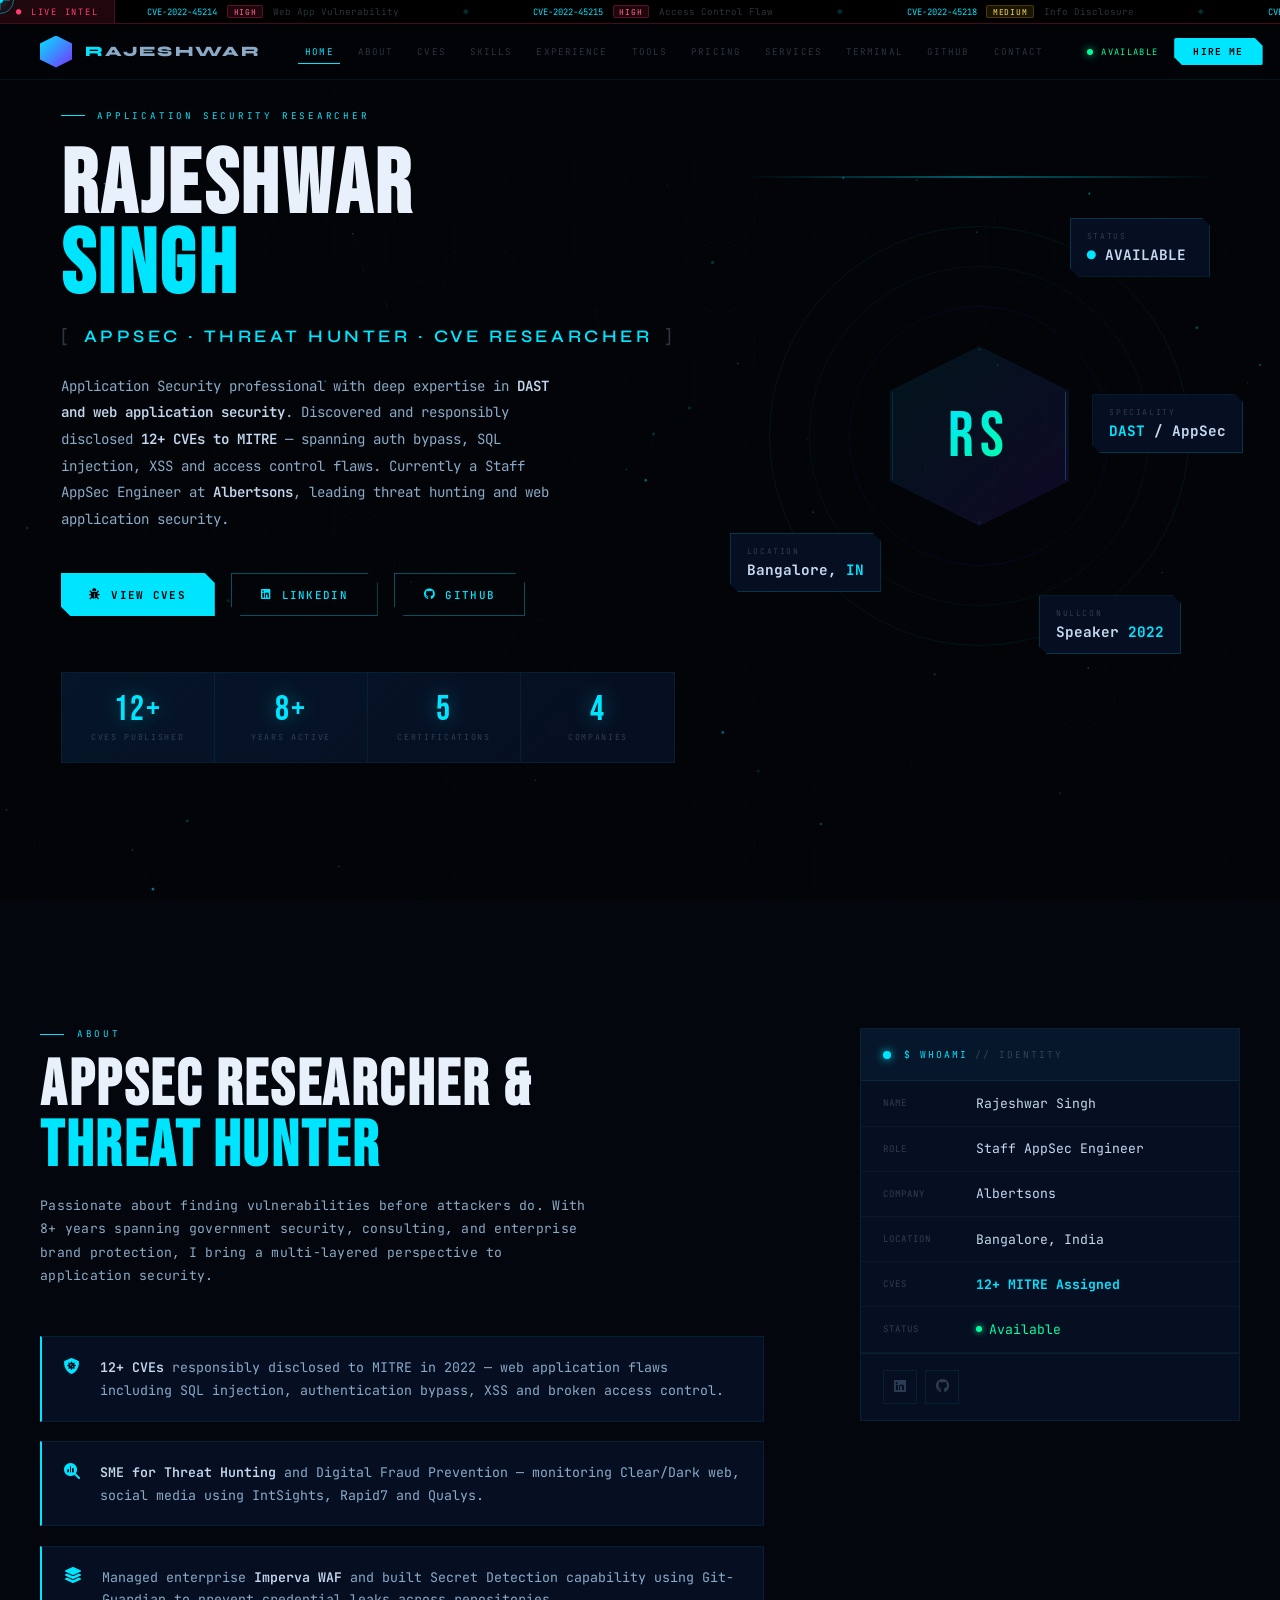
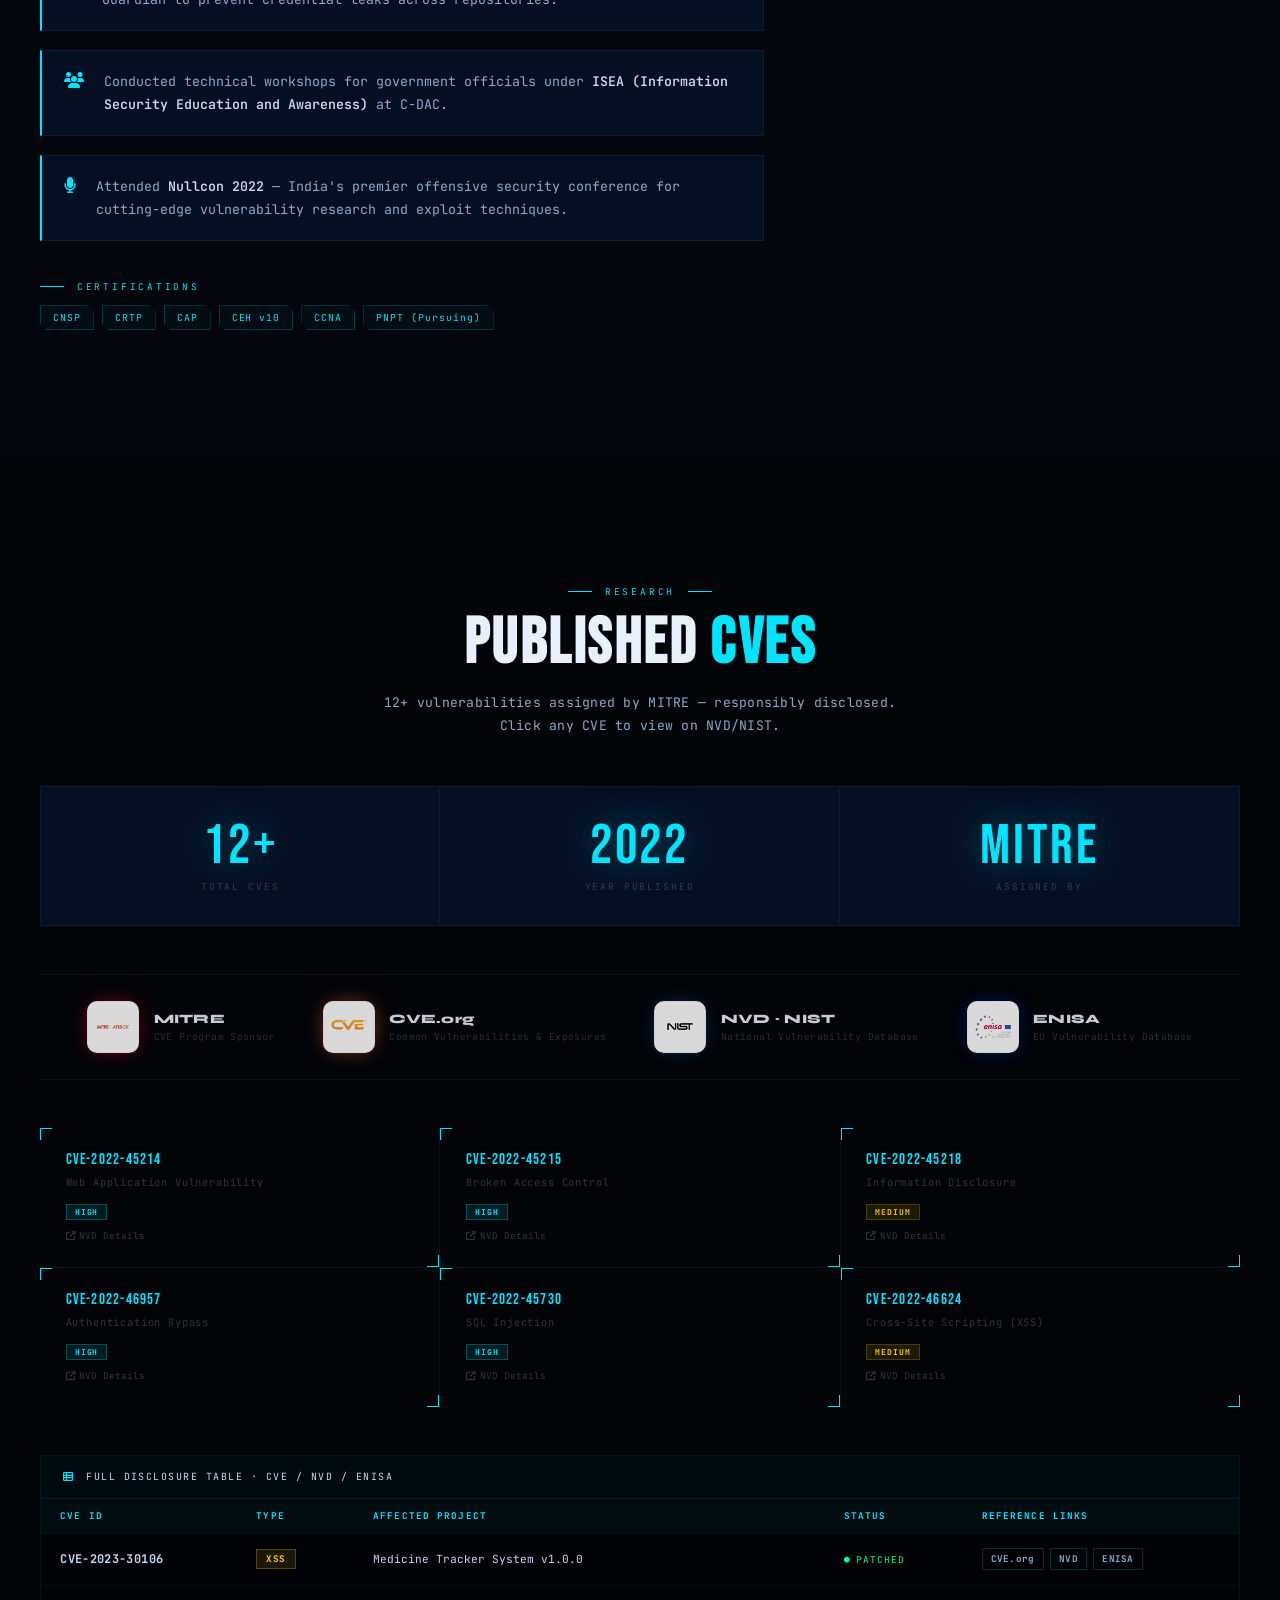
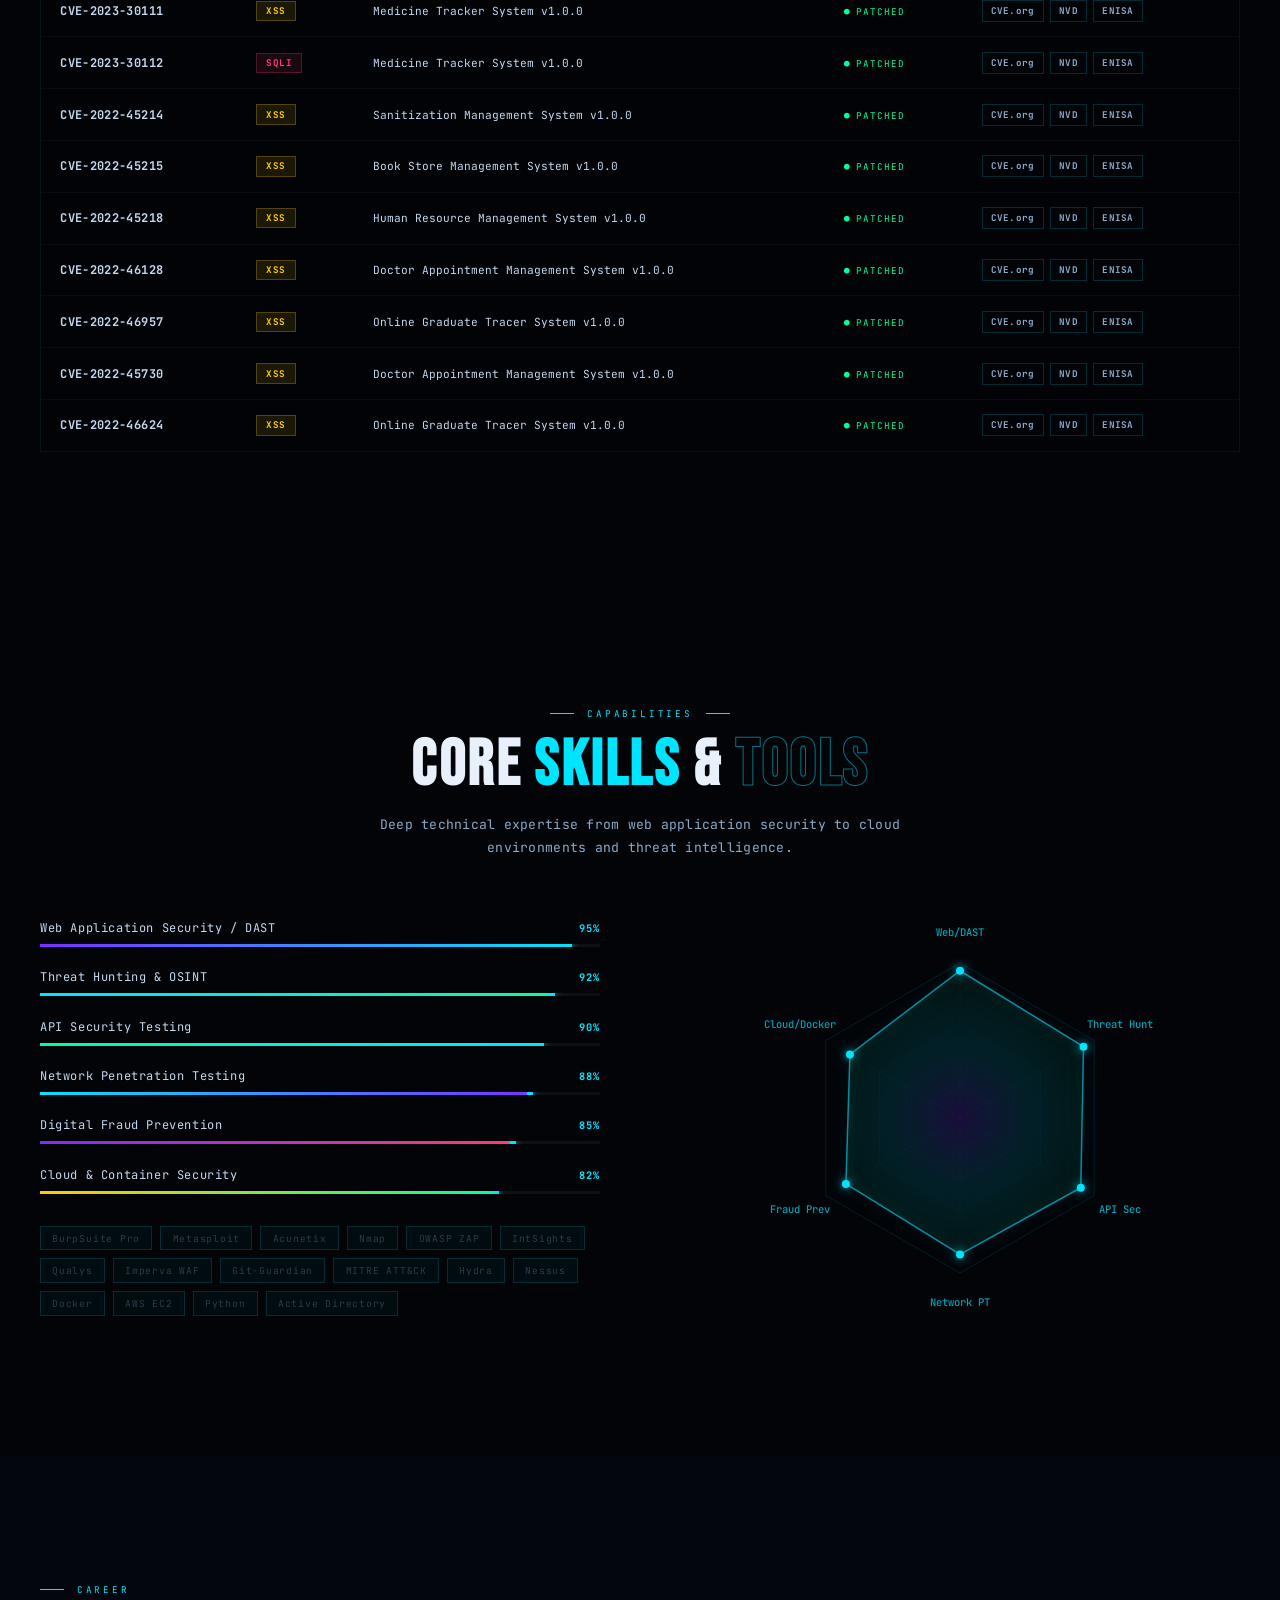
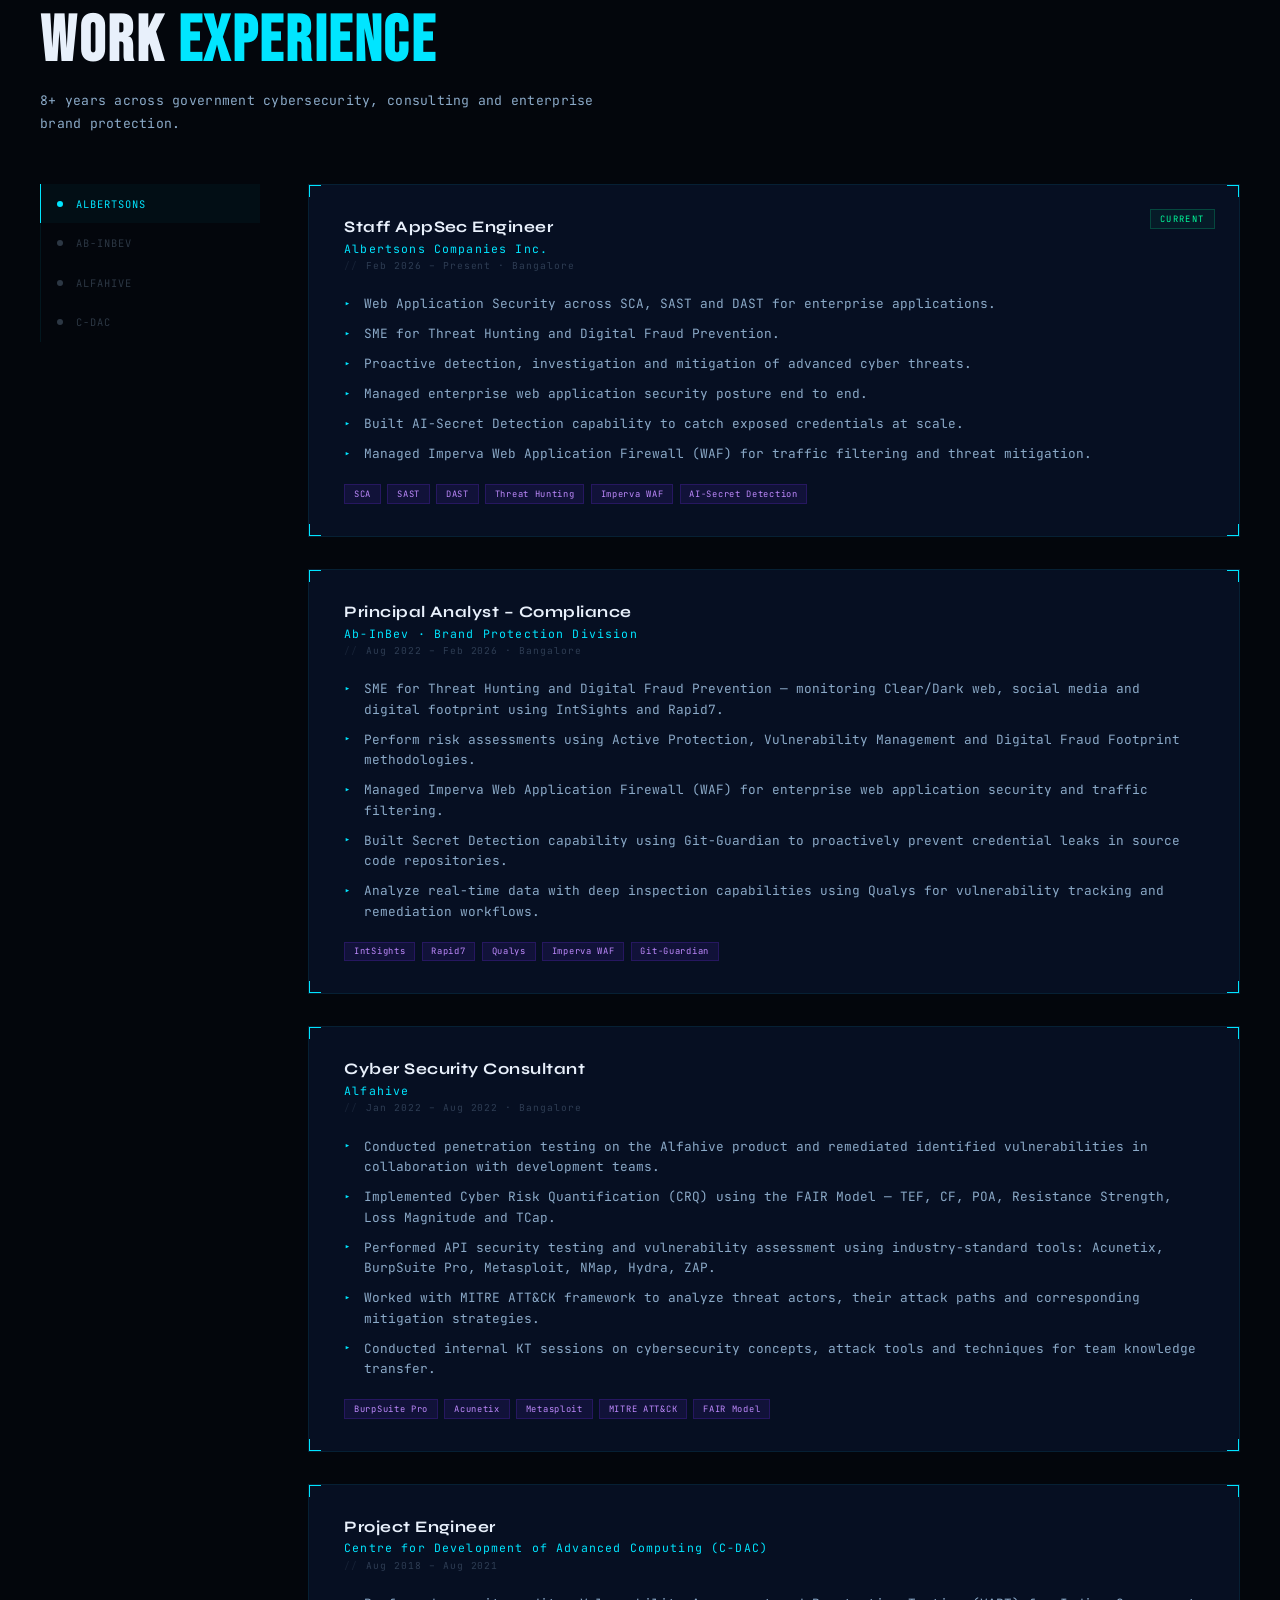
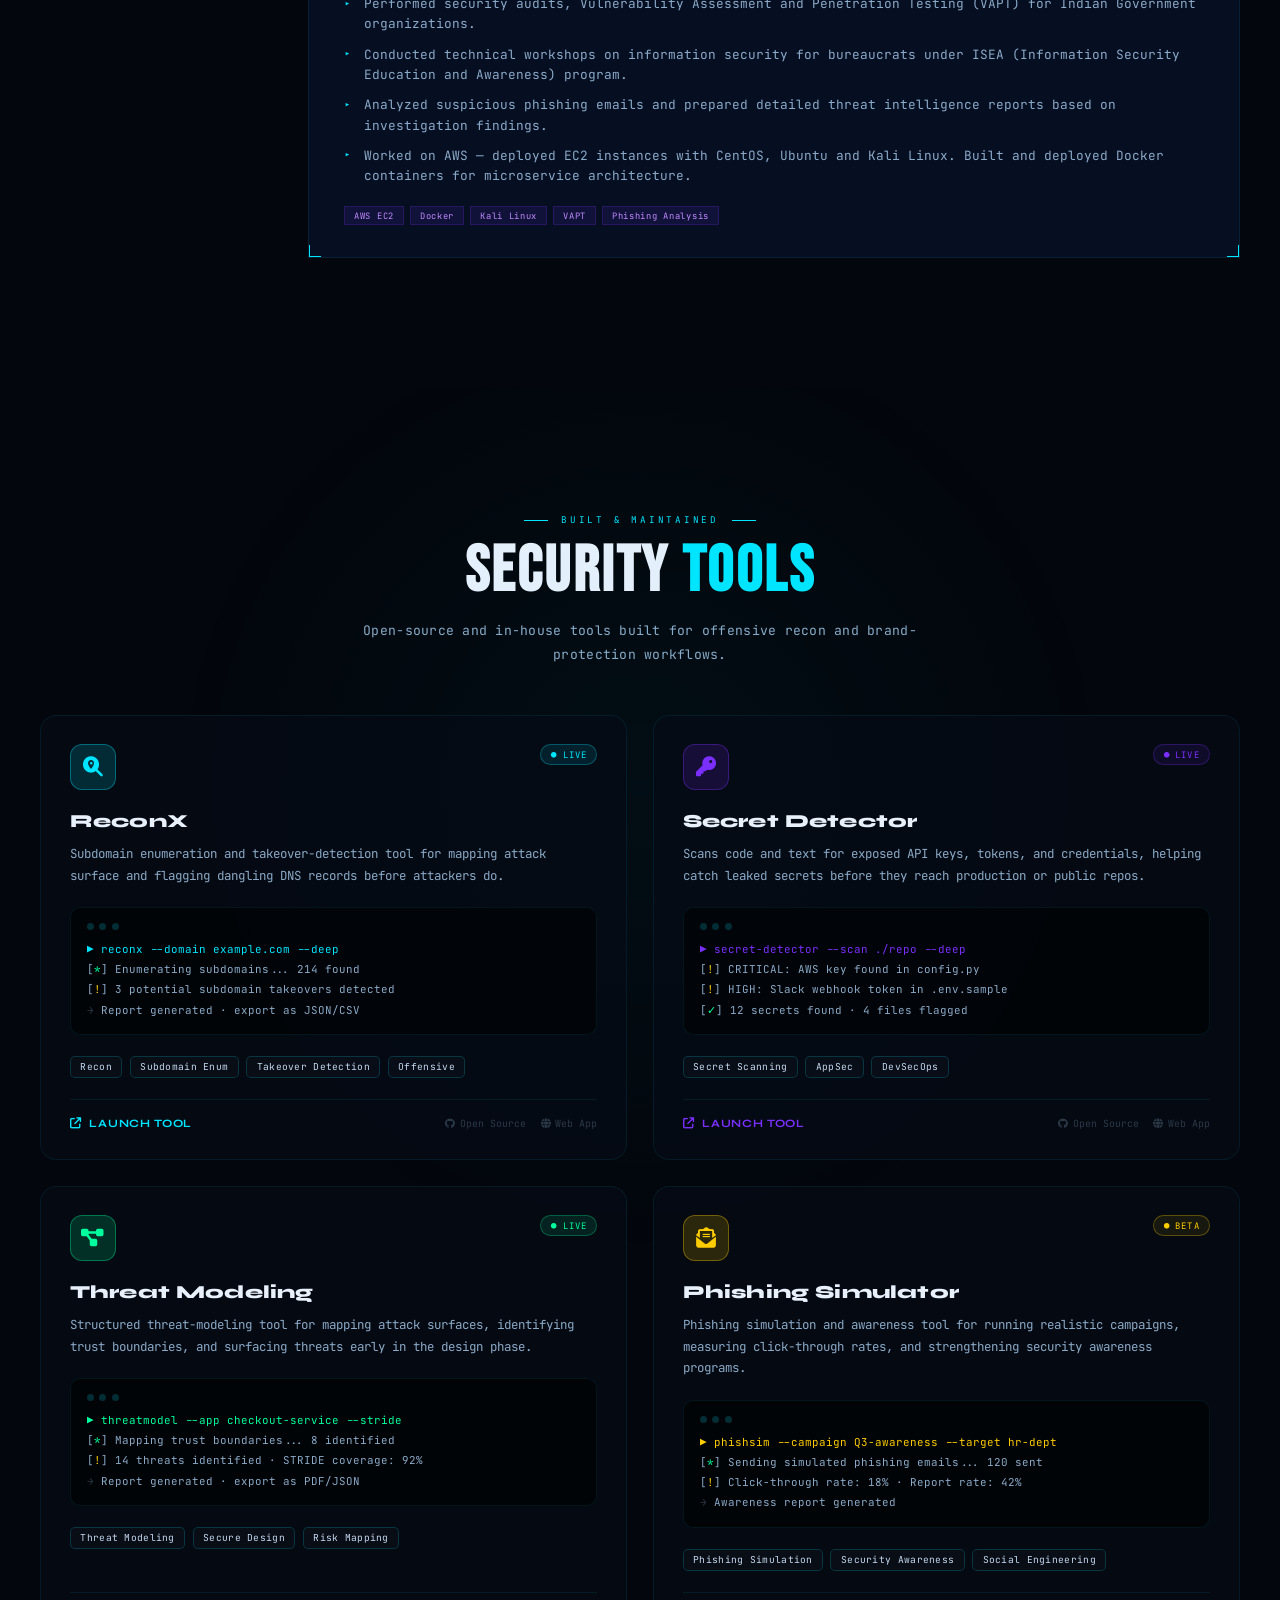
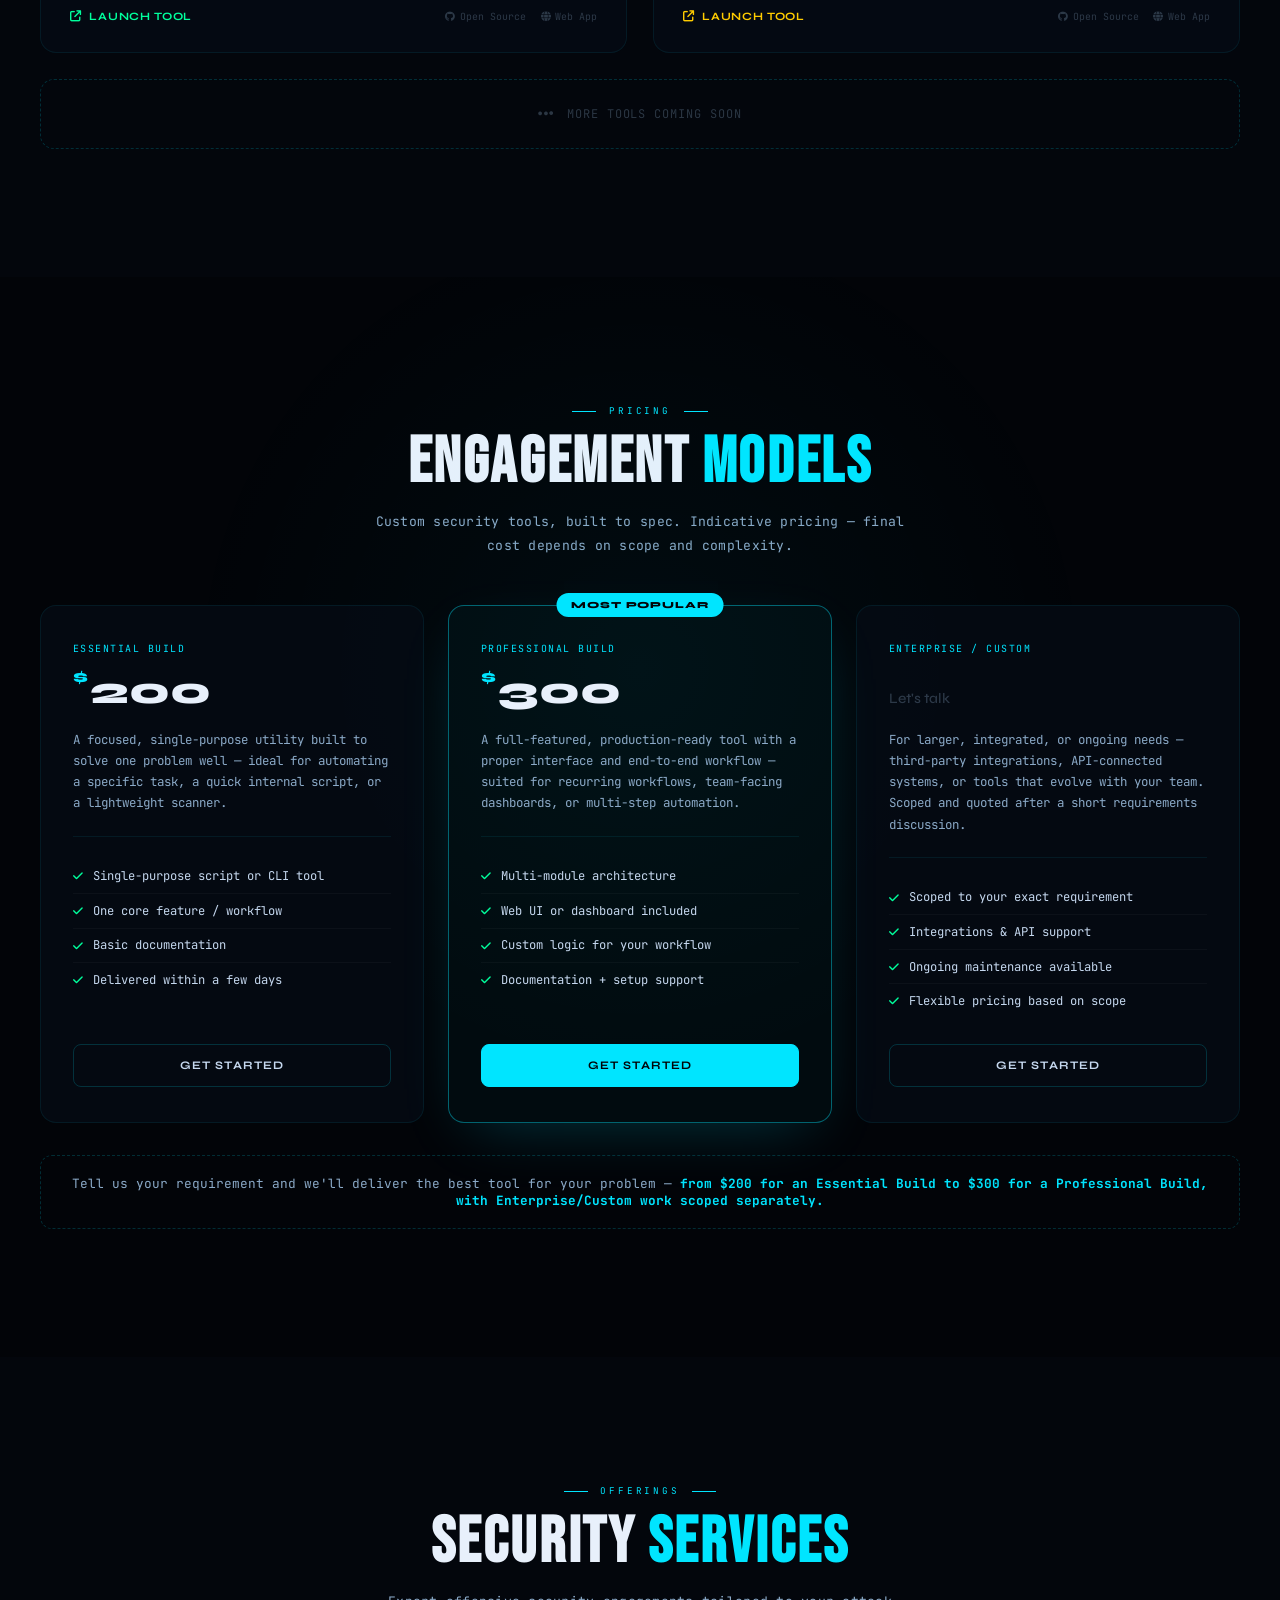
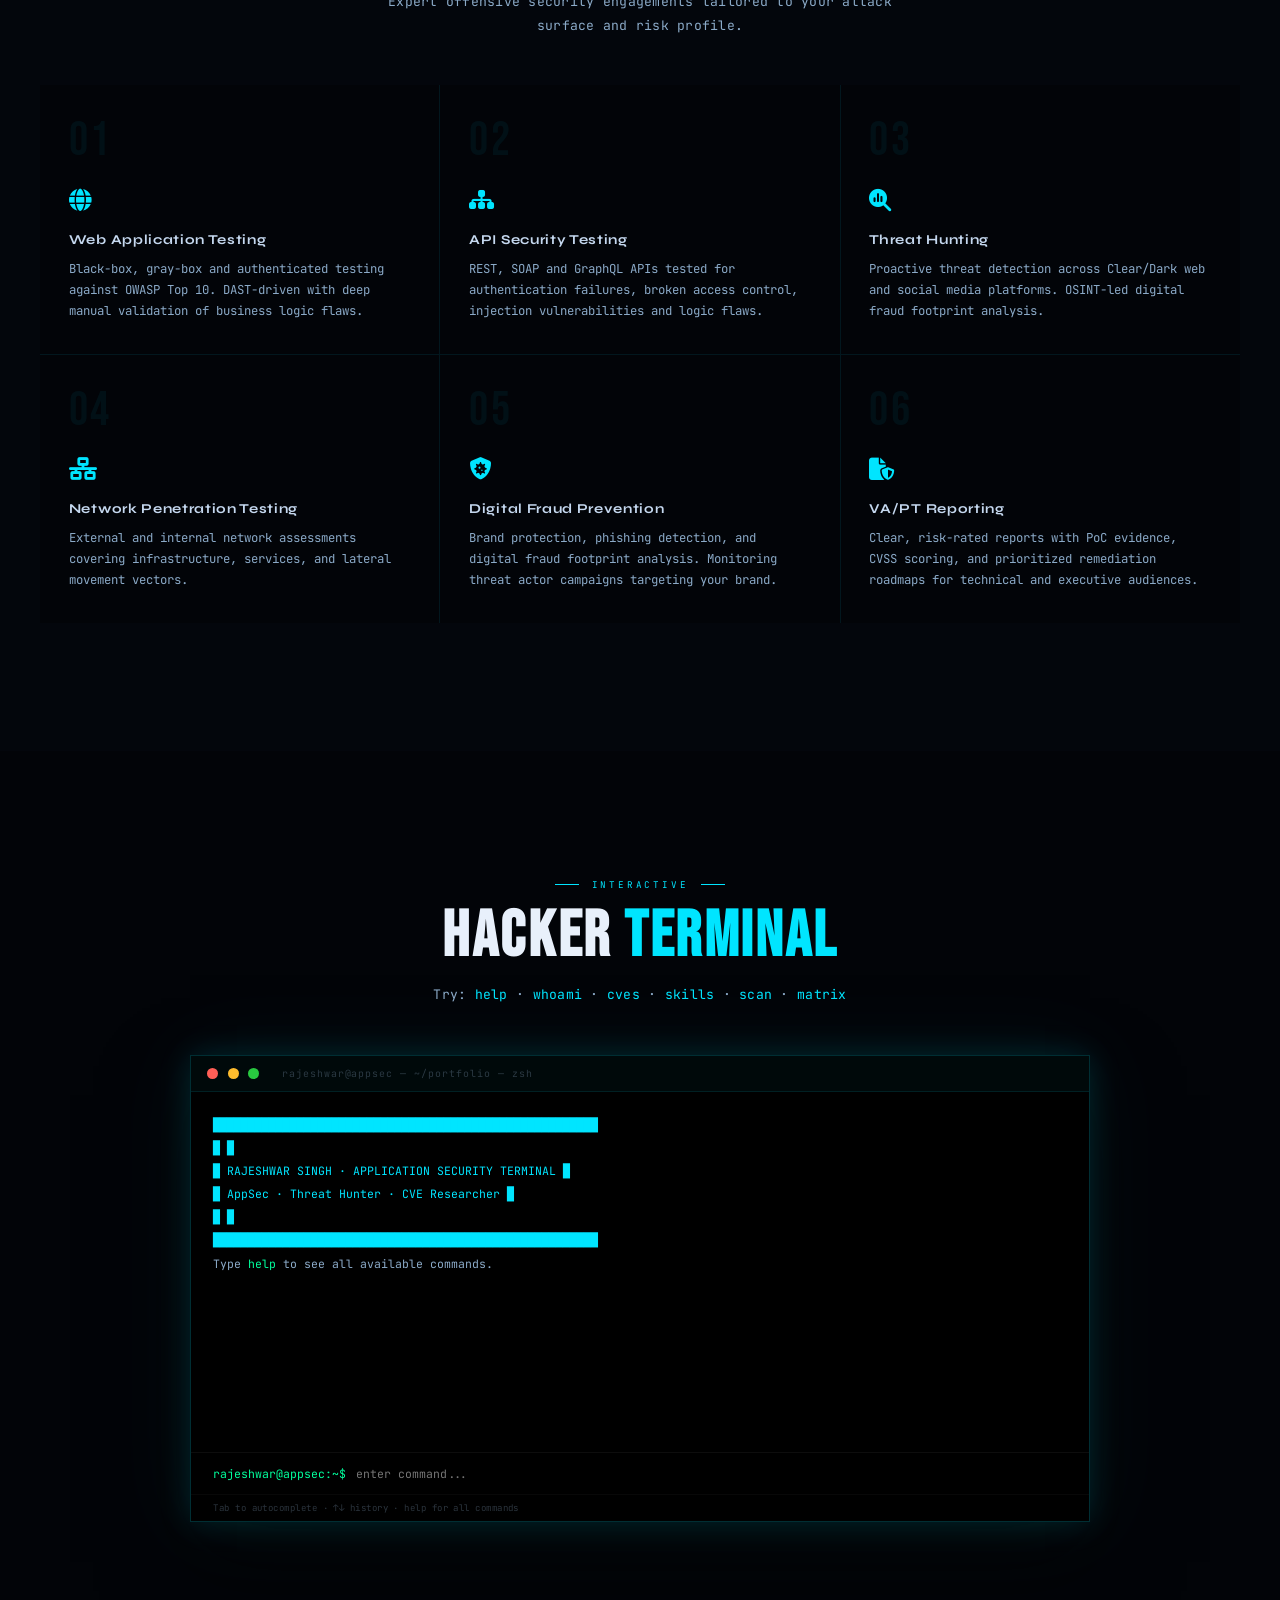
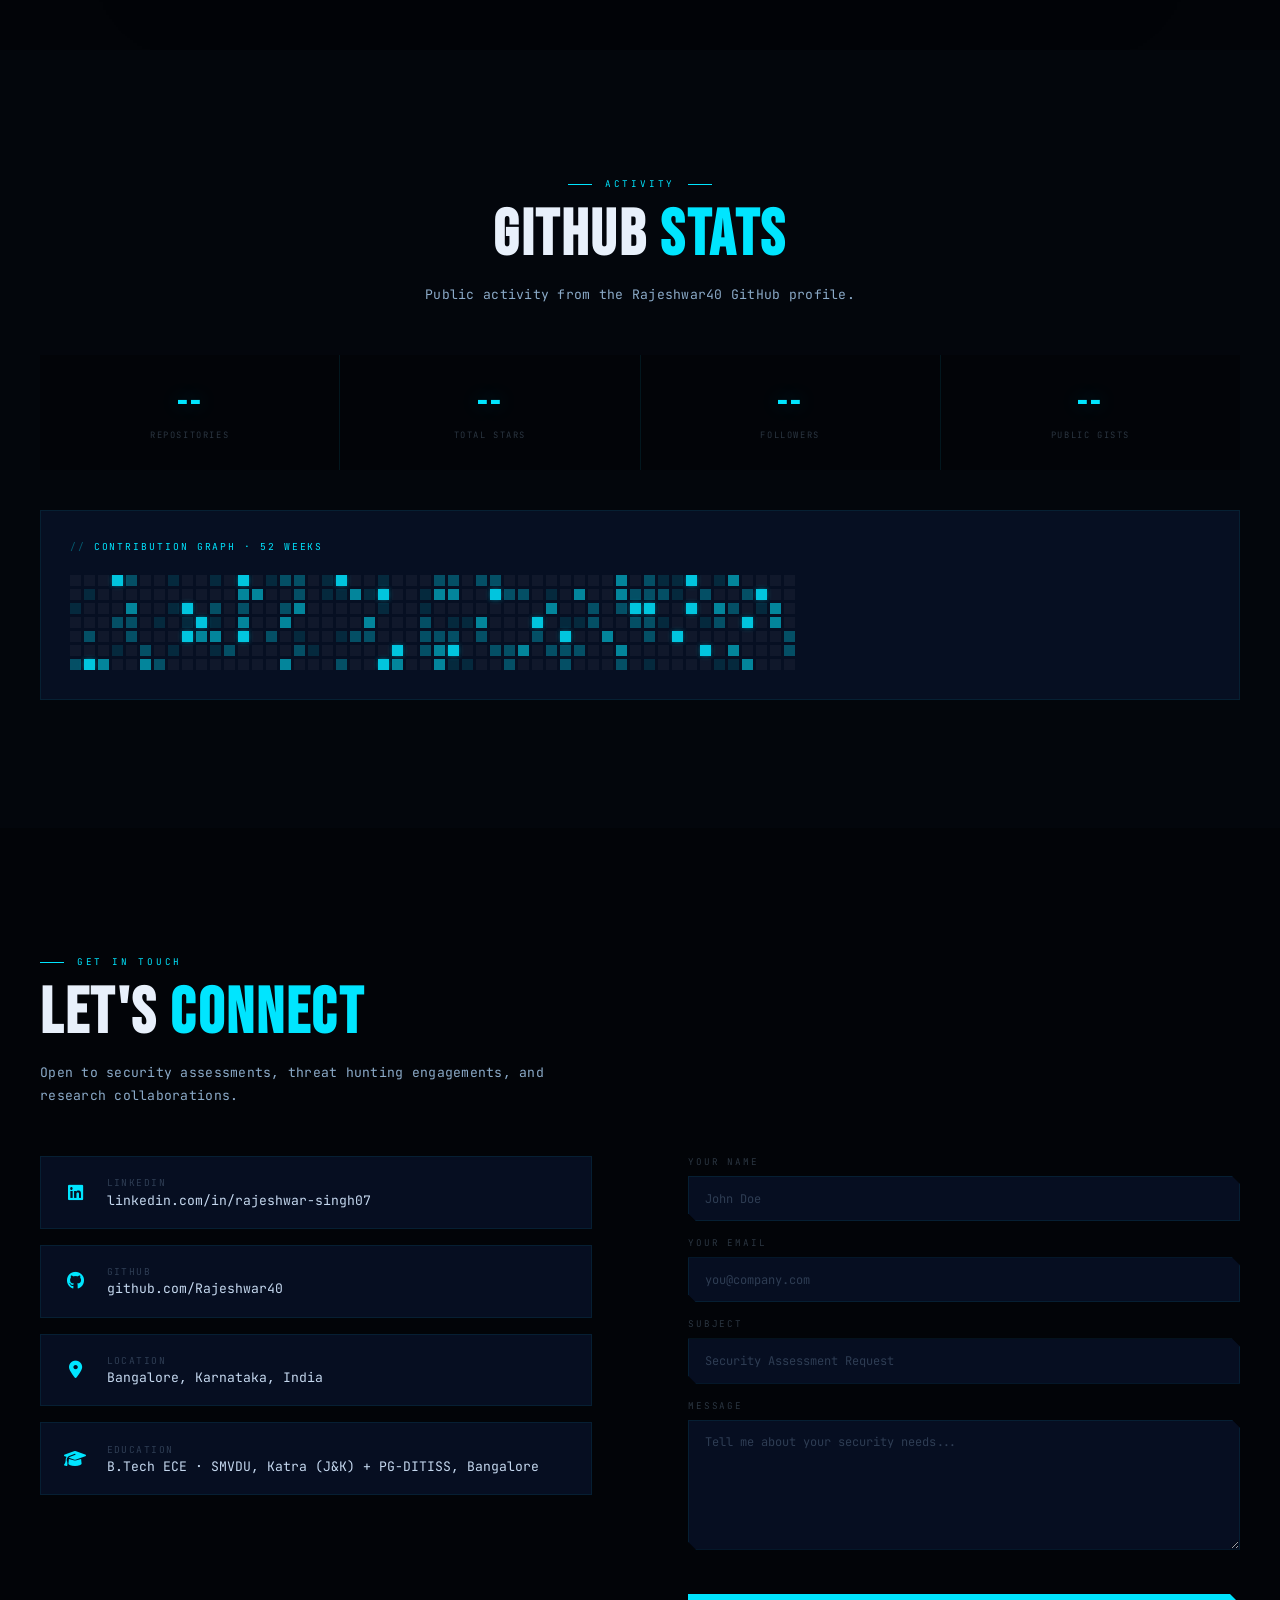
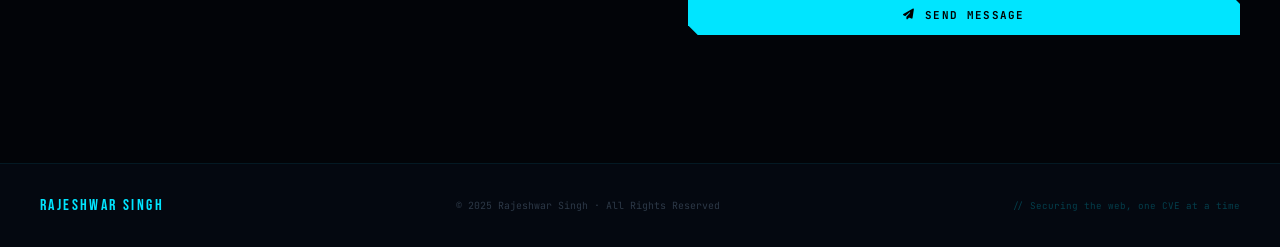
<file: index.html>
<!DOCTYPE html>
<html lang="en">
<head>
<meta charset="UTF-8"/>
<meta name="viewport" content="width=device-width,initial-scale=1"/>
<title>Rajeshwar Singh — Application Security Researcher</title>
<meta name="description" content="Rajeshwar Singh — AppSec Expert, 12+ CVEs, DAST Specialist, Threat Hunter. Bangalore, India."/>
<link rel="preconnect" href="https://fonts.googleapis.com"/>
<link rel="preconnect" href="https://fonts.gstatic.com" crossorigin/>
<link href="https://fonts.googleapis.com/css2?family=JetBrains+Mono:wght@100;200;300;400;500;600;700;800&family=Syne:wght@400;500;600;700;800&family=Bebas+Neue&display=swap" rel="stylesheet"/>
<link rel="stylesheet" href="https://cdnjs.cloudflare.com/ajax/libs/font-awesome/6.5.0/css/all.min.css" crossorigin="anonymous"/>
<style>
/* ═══════════════════════════════════ DESIGN SYSTEM ═══════════════════════════════════ */
:root {
  --bg: #020408;
  --bg2: #040810;
  --bg3: #060c18;
  --surface: rgba(8,18,40,0.8);
  --surface2: rgba(12,24,52,0.6);
  --c1: #00e5ff;      /* electric cyan */
  --c2: #00ff9d;      /* matrix green */
  --c3: #ff3c6e;      /* danger red */
  --c4: #7b2fff;      /* void purple */
  --c5: #ffcc00;      /* amber warning */
  --txt: #8baac8;
  --txt2: #c5d8ef;
  --txt3: #e8f0fb;
  --dim: rgba(139,170,200,0.3);
  --border: rgba(0,229,255,0.08);
  --border2: rgba(0,229,255,0.18);
  --glow1: 0 0 30px rgba(0,229,255,0.15), 0 0 80px rgba(0,229,255,0.05);
  --glow2: 0 0 20px rgba(0,255,157,0.2);
  --font-mono: 'JetBrains Mono', monospace;
  --font-display: 'Syne', sans-serif;
  --font-impact: 'Bebas Neue', sans-serif;
}

*, *::before, *::after { box-sizing: border-box; margin: 0; padding: 0; }
html { scroll-behavior: smooth; }

body {
  background: var(--bg);
  color: var(--txt);
  font-family: var(--font-mono);
  overflow-x: hidden;
  cursor: none;
  min-height: 100vh;
}

a { color: inherit; text-decoration: none; }
ul { list-style: none; }

::-webkit-scrollbar { width: 2px; }
::-webkit-scrollbar-track { background: var(--bg); }
::-webkit-scrollbar-thumb { background: var(--c1); border-radius: 1px; }

/* ═══════════════════════════════════ CANVAS BG ═══════════════════════════════════ */
#bg-canvas {
  position: fixed; inset: 0; z-index: 0;
  pointer-events: none;
}

/* ═══════════════════════════════════ CUSTOM CURSOR ═══════════════════════════════════ */
#cursor-dot {
  position: fixed; width: 6px; height: 6px; border-radius: 50%;
  background: var(--c1); pointer-events: none; z-index: 9999;
  transform: translate(-50%,-50%);
  box-shadow: 0 0 12px var(--c1), 0 0 24px rgba(0,229,255,0.6);
  transition: transform 0.05s, background 0.2s;
}
#cursor-ring {
  position: fixed; width: 28px; height: 28px; border-radius: 50%;
  border: 1px solid rgba(0,229,255,0.5); pointer-events: none; z-index: 9998;
  transform: translate(-50%,-50%);
  transition: width 0.2s, height 0.2s, border-color 0.2s;
}
#cursor-cross {
  position: fixed; width: 20px; height: 20px; pointer-events: none; z-index: 9997;
  transform: translate(-50%,-50%);
}
#cursor-cross::before, #cursor-cross::after {
  content: ''; position: absolute; background: rgba(0,229,255,0.3);
}
#cursor-cross::before { width: 1px; height: 20px; left: 50%; top: 0; }
#cursor-cross::after { width: 20px; height: 1px; top: 50%; left: 0; }
body.hovering #cursor-ring { width: 46px; height: 46px; border-color: var(--c2); }
body.hovering #cursor-dot { background: var(--c2); }

/* ═══════════════════════════════════ PRELOADER ═══════════════════════════════════ */
#preloader {
  position: fixed; inset: 0; z-index: 10000;
  background: #000; display: flex; flex-direction: column;
  align-items: center; justify-content: center; gap: 2rem;
  transition: opacity 0.8s ease, transform 0.8s ease;
}
#preloader.hide { opacity: 0; pointer-events: none; transform: scale(1.02); }

.pl-logo {
  font-family: var(--font-impact);
  font-size: clamp(3rem, 8vw, 7rem);
  letter-spacing: 0.15em;
  color: #fff;
  position: relative;
  overflow: hidden;
}
.pl-logo::after {
  content: '';
  position: absolute; inset: 0;
  background: linear-gradient(90deg, transparent, rgba(0,229,255,0.4), transparent);
  animation: scan-h 1.5s ease infinite;
}
@keyframes scan-h { 0% { transform: translateX(-100%); } 100% { transform: translateX(100%); } }

.pl-scanline {
  width: 340px; height: 1px; background: var(--bg2); position: relative; overflow: hidden;
  border: 1px solid rgba(0,229,255,0.1);
}
.pl-bar {
  position: absolute; top: 0; left: 0; height: 100%;
  background: linear-gradient(90deg, var(--c4), var(--c1), var(--c2));
  width: 0%; transition: width 0.05s;
}
.pl-pct {
  font-size: 0.65rem; color: var(--c1); letter-spacing: 0.3em; text-transform: uppercase;
}
.pl-msg {
  font-size: 0.6rem; color: rgba(0,229,255,0.4); letter-spacing: 0.2em;
  min-height: 1em; text-transform: uppercase;
}

/* ═══════════════════════════════════ THREAT TICKER ═══════════════════════════════════ */
#threat-ticker {
  position: fixed; top: 0; left: 0; right: 0; z-index: 600;
  height: 24px; background: rgba(0,0,0,0.95);
  border-bottom: 1px solid rgba(255,60,110,0.25);
  display: flex; align-items: center; overflow: hidden;
}
.ticker-badge {
  flex-shrink: 0; height: 100%; padding: 0 1rem;
  display: flex; align-items: center; gap: 0.5rem;
  background: rgba(255,60,110,0.12);
  border-right: 1px solid rgba(255,60,110,0.2);
  font-size: 0.55rem; color: var(--c3); letter-spacing: 0.2em;
  white-space: nowrap;
}
.ticker-badge::before { content: '●'; animation: blink-r 1s step-end infinite; }
@keyframes blink-r { 50% { opacity: 0; } }
.ticker-scroll { flex: 1; overflow: hidden; }
.ticker-inner {
  display: flex; animation: ticker 70s linear infinite; white-space: nowrap;
}
.t-item {
  display: inline-flex; align-items: center; gap: 0.6rem;
  padding: 0 2rem; font-size: 0.58rem; color: var(--dim);
}
.t-id { color: var(--c1); font-size: 0.55rem; }
.t-sev {
  font-size: 0.5rem; padding: 0.05rem 0.35rem; border-radius: 2px; letter-spacing: 0.1em;
}
.sev-c { background: rgba(123,47,255,0.2); color: #bf8bff; border: 1px solid rgba(123,47,255,0.3); }
.sev-h { background: rgba(255,60,110,0.12); color: #ff6b8a; border: 1px solid rgba(255,60,110,0.25); }
.sev-m { background: rgba(255,204,0,0.1); color: #ffdc60; border: 1px solid rgba(255,204,0,0.2); }
@keyframes ticker { 0% { transform: translateX(0); } 100% { transform: translateX(-50%); } }

/* ═══════════════════════════════════ HEADER ═══════════════════════════════════ */
#site-nav {
  position: fixed; top: 24px; left: 0; right: 0; z-index: 500;
  height: 56px;
  background: rgba(2,4,8,0.85);
  backdrop-filter: blur(24px) saturate(1.5);
  border-bottom: 1px solid var(--border);
}
.nav-inner {
  max-width: 1440px; margin: 0 auto; padding: 0 2.5rem;
  height: 100%; display: flex; align-items: center; justify-content: space-between; gap: 2rem;
}
.nav-logo {
  display: flex; align-items: center; gap: 0.8rem; flex-shrink: 0;
}
.nav-logo-mark {
  width: 32px; height: 32px; position: relative;
  display: flex; align-items: center; justify-content: center;
}
.nav-logo-hex {
  width: 32px; height: 32px;
  background: linear-gradient(135deg, var(--c1), var(--c4));
  clip-path: polygon(50% 0%, 100% 25%, 100% 75%, 50% 100%, 0% 75%, 0% 25%);
  animation: hex-pulse 3s ease-in-out infinite;
}
@keyframes hex-pulse { 0%,100%{opacity:1;transform:scale(1)} 50%{opacity:0.7;transform:scale(0.95)} }
.nav-logo-text {
  font-family: var(--font-display);
  font-size: 0.9rem; font-weight: 800;
  letter-spacing: 0.15em; text-transform: uppercase;
}
.nav-logo-text span { color: var(--c1); }
.nav-links {
  display: flex; align-items: center; gap: 0;
}
.nav-links a {
  font-size: 0.58rem; color: var(--dim); letter-spacing: 0.12em;
  text-transform: uppercase; padding: 0.4rem 0.75rem;
  position: relative; transition: color 0.2s; white-space: nowrap;
}
.nav-links a::before {
  content: ''; position: absolute; bottom: 0; left: 50%; right: 50%;
  height: 1px; background: var(--c1); transition: all 0.3s;
}
.nav-links a:hover, .nav-links a.active { color: var(--c1); }
.nav-links a:hover::before, .nav-links a.active::before { left: 10%; right: 10%; }

.nav-right { display: flex; align-items: center; gap: 1rem; flex-shrink: 0; }
.nav-status {
  display: flex; align-items: center; gap: 0.5rem;
  font-size: 0.55rem; color: var(--c2); letter-spacing: 0.15em;
}
.status-dot {
  width: 6px; height: 6px; border-radius: 50%; background: var(--c2);
  box-shadow: 0 0 8px var(--c2);
  animation: status-pulse 2s ease-in-out infinite;
}
@keyframes status-pulse { 0%,100%{box-shadow:0 0 8px var(--c2)} 50%{box-shadow:0 0 16px var(--c2),0 0 32px rgba(0,255,157,0.4)} }
.btn-hire {
  font-family: var(--font-mono); font-size: 0.6rem;
  padding: 0.45rem 1.2rem; letter-spacing: 0.12em; text-transform: uppercase;
  color: #000; background: var(--c1); border: none; border-radius: 2px;
  cursor: none; transition: all 0.25s; font-weight: 700;
  clip-path: polygon(0 0, calc(100% - 8px) 0, 100% 8px, 100% 100%, 8px 100%, 0 calc(100% - 8px));
}
.btn-hire:hover { background: var(--c2); box-shadow: 0 0 30px rgba(0,255,157,0.4); }
.nav-toggle {
  display: none; flex-direction: column; gap: 4px;
  background: none; border: none; cursor: none; padding: 0.5rem;
}
.nav-toggle span { width: 18px; height: 1px; background: var(--c1); display: block; }

/* ═══════════════════════════════════ LAYOUT ═══════════════════════════════════ */
.page-wrap { position: relative; z-index: 10; }
section { padding: 8rem 0; position: relative; }
.container { max-width: 1440px; margin: 0 auto; padding: 0 2.5rem; }
.pt-nav { padding-top: 110px; }

/* Section labels */
.s-eyebrow {
  display: flex; align-items: center; gap: 0.8rem;
  font-size: 0.58rem; color: var(--c1); letter-spacing: 0.3em;
  text-transform: uppercase; margin-bottom: 1rem;
}
.s-eyebrow::before { content: ''; width: 24px; height: 1px; background: var(--c1); flex-shrink: 0; }
.s-eyebrow.center { justify-content: center; }
.s-eyebrow.center::after { content: ''; width: 24px; height: 1px; background: var(--c1); flex-shrink: 0; }

.s-title {
  font-family: var(--font-impact);
  font-size: clamp(2.8rem, 5vw, 5rem);
  line-height: 0.95; letter-spacing: 0.04em;
  color: var(--txt3); margin-bottom: 1rem;
}
.s-title.center { text-align: center; }
.s-title em { color: var(--c1); font-style: normal; }
.s-title .outline {
  -webkit-text-stroke: 1px rgba(0,229,255,0.5);
  color: transparent;
}

.s-sub {
  font-size: 0.82rem; color: var(--txt); max-width: 560px;
  line-height: 1.8; margin-bottom: 3rem; letter-spacing: 0.02em;
}
.s-sub.center { text-align: center; margin: 0 auto 3rem; }

/* Reveal animations */
.reveal { opacity: 0; transform: translateY(32px); transition: opacity 0.7s ease, transform 0.7s ease; }
.reveal.visible { opacity: 1; transform: none; }
.reveal-left { opacity: 0; transform: translateX(-40px); transition: opacity 0.7s ease, transform 0.7s ease; }
.reveal-left.visible { opacity: 1; transform: none; }
.reveal-right { opacity: 0; transform: translateX(40px); transition: opacity 0.7s ease, transform 0.7s ease; }
.reveal-right.visible { opacity: 1; transform: none; }

/* ═══════════════════════════════════ HERO ═══════════════════════════════════ */
#hero {
  min-height: 100vh; display: flex; align-items: center;
  padding-top: 100px; overflow: hidden; position: relative;
}

.hero-grid {
  display: grid; grid-template-columns: 1fr 480px;
  gap: 4rem; align-items: center; width: 100%;
}

/* Glitch text effect */
.glitch-wrap { position: relative; display: inline-block; }
.hero-name {
  font-family: var(--font-impact);
  font-size: clamp(3.5rem, 7vw, 6.8rem);
  line-height: 0.9; letter-spacing: 0.04em;
  color: var(--txt3); display: block; position: relative;
}
.hero-name .accent { color: var(--c1); display: block; }
.glitch-name {
  position: relative; display: inline-block;
}
.glitch-name::before, .glitch-name::after {
  content: attr(data-text); position: absolute; top: 0; left: 0;
  width: 100%; height: 100%; opacity: 0;
}
.glitch-name::before {
  color: var(--c1); animation: glitch-a 8s infinite;
  clip-path: polygon(0 20%, 100% 20%, 100% 40%, 0 40%);
}
.glitch-name::after {
  color: var(--c3); animation: glitch-b 8s infinite;
  clip-path: polygon(0 60%, 100% 60%, 100% 80%, 0 80%);
}
@keyframes glitch-a {
  0%,89%,100% { opacity:0;transform:none; }
  90% { opacity:0.9;transform:translate(-4px,1px); }
  92% { opacity:0.9;transform:translate(3px,-1px); }
  94% { opacity:0;transform:none; }
}
@keyframes glitch-b {
  0%,91%,100% { opacity:0;transform:none; }
  92% { opacity:0.7;transform:translate(4px,1px); }
  94% { opacity:0.7;transform:translate(-3px,-1px); }
  96% { opacity:0;transform:none; }
}

.hero-role {
  font-family: var(--font-display); font-size: clamp(0.8rem, 1.5vw, 1.1rem);
  color: var(--c1); letter-spacing: 0.2em; text-transform: uppercase;
  margin: 1.2rem 0 1.6rem; font-weight: 600;
  display: flex; align-items: center; gap: 0.8rem;
}
.hero-role::before { content: '['; color: var(--dim); }
.hero-role::after { content: ']'; color: var(--dim); }

.hero-desc {
  font-size: 0.88rem; color: var(--txt); line-height: 1.9;
  max-width: 500px; margin-bottom: 2.5rem;
}
.hero-desc strong { color: var(--txt2); font-weight: 600; }

.hero-actions { display: flex; gap: 1rem; flex-wrap: wrap; margin-bottom: 3.5rem; }

/* Buttons */
.btn-primary {
  display: inline-flex; align-items: center; gap: 0.6rem;
  font-family: var(--font-mono); font-size: 0.68rem; font-weight: 700;
  letter-spacing: 0.12em; text-transform: uppercase;
  color: #000; background: var(--c1); padding: 0.85rem 1.8rem;
  border: none; border-radius: 0; cursor: none; transition: all 0.25s;
  clip-path: polygon(0 0, calc(100% - 10px) 0, 100% 10px, 100% 100%, 10px 100%, 0 calc(100% - 10px));
  position: relative; overflow: hidden;
}
.btn-primary::before {
  content: ''; position: absolute; inset: 0;
  background: linear-gradient(90deg, transparent, rgba(255,255,255,0.25), transparent);
  transform: translateX(-100%); transition: transform 0.5s;
}
.btn-primary:hover::before { transform: translateX(100%); }
.btn-primary:hover { background: var(--c2); box-shadow: 0 0 40px rgba(0,255,157,0.5); transform: translateY(-2px); }

.btn-outline {
  display: inline-flex; align-items: center; gap: 0.6rem;
  font-family: var(--font-mono); font-size: 0.68rem; font-weight: 500;
  letter-spacing: 0.12em; text-transform: uppercase;
  color: var(--c1); background: transparent;
  padding: 0.85rem 1.8rem; border: 1px solid rgba(0,229,255,0.35);
  border-radius: 0; cursor: none; transition: all 0.25s;
  clip-path: polygon(0 0, calc(100% - 10px) 0, 100% 10px, 100% 100%, 10px 100%, 0 calc(100% - 10px));
}
.btn-outline:hover {
  background: rgba(0,229,255,0.07); border-color: var(--c1);
  box-shadow: 0 0 25px rgba(0,229,255,0.15); transform: translateY(-2px);
}
.btn-sm { padding: 0.5rem 1.1rem; font-size: 0.62rem; }

/* Hero stats */
.hero-metrics {
  display: grid; grid-template-columns: repeat(4,1fr);
  border: 1px solid var(--border);
  background: var(--surface);
  backdrop-filter: blur(10px);
  position: relative;
}
.hero-metrics::before {
  content: ''; position: absolute; inset: 0;
  background: linear-gradient(135deg, rgba(0,229,255,0.03), transparent);
  pointer-events: none;
}
.metric-item {
  padding: 1.2rem 1rem; text-align: center;
  border-right: 1px solid var(--border); position: relative;
}
.metric-item:last-child { border-right: none; }
.metric-val {
  font-family: var(--font-impact);
  font-size: 2.2rem; letter-spacing: 0.05em;
  color: var(--c1); line-height: 1;
  text-shadow: 0 0 20px rgba(0,229,255,0.4);
}
.metric-lbl {
  font-size: 0.52rem; color: var(--dim); letter-spacing: 0.2em;
  text-transform: uppercase; margin-top: 0.3rem;
}

/* Hero visual panel */
.hero-visual {
  position: relative; height: 520px;
}
.hv-ring {
  position: absolute; border-radius: 50%; border: 1px solid;
  animation: ring-spin linear infinite; left: 50%; top: 50%;
  transform: translate(-50%,-50%);
}
.hv-ring-1 { width: 420px; height: 420px; border-color: rgba(0,229,255,0.08); animation-duration: 25s; }
.hv-ring-2 { width: 340px; height: 340px; border-color: rgba(0,255,157,0.06); animation-duration: 18s; animation-direction: reverse; }
.hv-ring-3 { width: 260px; height: 260px; border-color: rgba(123,47,255,0.1); animation-duration: 12s; }
@keyframes ring-spin { to { transform: translate(-50%,-50%) rotate(360deg); } }

.hv-center {
  position: absolute; left: 50%; top: 50%; transform: translate(-50%,-50%);
  width: 200px; height: 200px;
  display: flex; align-items: center; justify-content: center;
}
.hv-hex {
  width: 180px; height: 180px;
  background: linear-gradient(135deg, rgba(0,229,255,0.08), rgba(123,47,255,0.12));
  clip-path: polygon(50% 0%, 100% 25%, 100% 75%, 50% 100%, 0% 75%, 0% 25%);
  display: flex; align-items: center; justify-content: center;
  position: relative;
  animation: hex-float 4s ease-in-out infinite;
}
@keyframes hex-float { 0%,100%{transform:translateY(0)} 50%{transform:translateY(-12px)} }
.hv-hex::before {
  content: ''; position: absolute; inset: 3px;
  clip-path: polygon(50% 0%, 100% 25%, 100% 75%, 50% 100%, 0% 75%, 0% 25%);
  border: 1px solid rgba(0,229,255,0.25);
}
.hv-initials {
  font-family: var(--font-impact);
  font-size: 4rem; letter-spacing: 0.1em;
  background: linear-gradient(135deg, var(--c1), var(--c2));
  -webkit-background-clip: text; -webkit-text-fill-color: transparent;
  position: relative; z-index: 1;
}

/* Floating data cards */
.hv-card {
  position: absolute; background: var(--surface);
  border: 1px solid var(--border2); backdrop-filter: blur(16px);
  padding: 0.75rem 1rem; min-width: 140px;
  clip-path: polygon(0 0, calc(100% - 8px) 0, 100% 8px, 100% 100%, 8px 100%, 0 calc(100% - 8px));
}
.hv-card-label { font-size: 0.5rem; color: var(--dim); letter-spacing: 0.2em; text-transform: uppercase; margin-bottom: 0.25rem; }
.hv-card-val { font-size: 0.9rem; color: var(--txt2); font-weight: 700; }
.hv-card-val span { color: var(--c1); }
.hvc1 { top: 8%; right: 2%; animation: float-card 5s ease-in-out infinite; }
.hvc2 { bottom: 20%; left: -2%; animation: float-card 5s ease-in-out infinite 1.5s; }
.hvc3 { top: 42%; right: -5%; animation: float-card 5s ease-in-out infinite 0.8s; }
.hvc4 { bottom: 8%; right: 8%; animation: float-card 5s ease-in-out infinite 2s; }
@keyframes float-card {
  0%,100% { transform: translateY(0); }
  50% { transform: translateY(-8px); }
}

/* Scan line */
.hv-scan {
  position: absolute; left: 0; right: 0; height: 2px;
  background: linear-gradient(90deg, transparent, var(--c1), transparent);
  animation: scan-vert 4s ease-in-out infinite; opacity: 0.4;
}
@keyframes scan-vert {
  0% { top: 0%; } 100% { top: 100%; }
}

/* ═══════════════════════════════════ ABOUT ═══════════════════════════════════ */
#about { background: rgba(4,8,16,0.5); }
.about-grid { display: grid; grid-template-columns: 1fr 380px; gap: 6rem; align-items: start; }

.about-highlights { display: flex; flex-direction: column; gap: 1.2rem; margin-bottom: 2.5rem; }
.ah-item {
  display: flex; gap: 1.2rem; align-items: flex-start;
  padding: 1.2rem 1.4rem;
  background: var(--surface); border: 1px solid var(--border);
  border-left: 2px solid var(--c1);
  transition: all 0.3s;
}
.ah-item:hover { border-color: var(--border2); border-left-color: var(--c1); background: var(--surface2); }
.ah-icon { color: var(--c1); font-size: 1rem; flex-shrink: 0; margin-top: 0.1rem; }
.ah-text { font-size: 0.83rem; color: var(--txt); line-height: 1.7; }
.ah-text strong { color: var(--txt2); font-weight: 600; }

.cert-grid { display: flex; flex-wrap: wrap; gap: 0.5rem; }
.cert-tag {
  font-size: 0.6rem; letter-spacing: 0.1em; padding: 0.3rem 0.75rem;
  border: 1px solid rgba(0,229,255,0.2); color: var(--c1);
  background: rgba(0,229,255,0.03); transition: all 0.2s;
  clip-path: polygon(0 0, calc(100% - 6px) 0, 100% 6px, 100% 100%, 6px 100%, 0 calc(100% - 6px));
}
.cert-tag:hover { background: rgba(0,229,255,0.1); border-color: var(--c1); }

/* ID Card */
.id-card {
  background: var(--surface); border: 1px solid var(--border);
  overflow: hidden; position: sticky; top: 100px;
}
.id-card-header {
  padding: 1.2rem 1.4rem; background: rgba(0,229,255,0.04);
  border-bottom: 1px solid var(--border);
  display: flex; align-items: center; gap: 0.8rem;
}
.id-card-header-dot { width: 8px; height: 8px; border-radius: 50%; background: var(--c1); box-shadow: 0 0 8px var(--c1); }
.id-card-title { font-size: 0.6rem; color: var(--c1); letter-spacing: 0.2em; text-transform: uppercase; }
.id-card-title span { color: var(--dim); }
.id-row {
  display: grid; grid-template-columns: 80px 1fr; gap: 0.8rem;
  padding: 0.85rem 1.4rem; border-bottom: 1px solid rgba(255,255,255,0.03);
  align-items: center;
}
.id-row:last-of-type { border-bottom: none; }
.id-key { font-size: 0.57rem; color: var(--dim); text-transform: uppercase; letter-spacing: 0.1em; }
.id-val { font-size: 0.82rem; color: var(--txt2); }
.id-val a { color: var(--c1); }
.id-online {
  color: var(--c2); display: flex; align-items: center; gap: 0.4rem; font-size: 0.82rem;
}
.id-online::before {
  content: ''; width: 6px; height: 6px; border-radius: 50%;
  background: var(--c2); box-shadow: 0 0 6px var(--c2);
  animation: status-pulse 2s infinite; flex-shrink: 0;
}
.id-socials {
  display: flex; gap: 0.5rem; padding: 1rem 1.4rem;
  border-top: 1px solid var(--border);
}
.id-social-btn {
  width: 34px; height: 34px; display: flex; align-items: center; justify-content: center;
  border: 1px solid var(--border); color: var(--dim);
  transition: all 0.2s; font-size: 0.85rem;
}
.id-social-btn:hover { color: var(--c1); border-color: var(--c1); background: rgba(0,229,255,0.07); box-shadow: 0 0 15px rgba(0,229,255,0.15); }

/* ═══════════════════════════════════ SKILLS ═══════════════════════════════════ */
#skills { position: relative; overflow: hidden; }
.skills-layout { display: grid; grid-template-columns: 1fr 1fr; gap: 5rem; align-items: center; }

.skill-bars { display: flex; flex-direction: column; gap: 1.4rem; }
.sb-item { }
.sb-meta {
  display: flex; justify-content: space-between; align-items: center;
  margin-bottom: 0.5rem;
}
.sb-name { font-size: 0.75rem; color: var(--txt2); letter-spacing: 0.05em; }
.sb-val { font-size: 0.65rem; color: var(--c1); font-weight: 700; letter-spacing: 0.1em; }
.sb-track {
  height: 3px; background: rgba(255,255,255,0.05); position: relative; overflow: hidden;
}
.sb-fill {
  position: absolute; top: 0; left: 0; height: 100%; width: 0%;
  transition: width 1.6s cubic-bezier(0.4,0,0.2,1);
}
.sb-fill-1 { background: linear-gradient(90deg, var(--c4), var(--c1)); }
.sb-fill-2 { background: linear-gradient(90deg, var(--c1), var(--c2)); }
.sb-fill-3 { background: linear-gradient(90deg, var(--c2), var(--c1)); }
.sb-fill-4 { background: linear-gradient(90deg, var(--c1), var(--c4)); }
.sb-fill-5 { background: linear-gradient(90deg, var(--c4), var(--c3)); }
.sb-fill-6 { background: linear-gradient(90deg, var(--c5), var(--c2)); }
.sb-dot {
  position: absolute; right: 0; top: 50%; transform: translateY(-50%);
  width: 6px; height: 6px; border-radius: 50%;
  background: var(--c1); box-shadow: 0 0 8px var(--c1);
}

/* Tech tags */
.tech-tags { display: flex; flex-wrap: wrap; gap: 0.5rem; margin-top: 2rem; }
.tech-tag {
  font-size: 0.6rem; padding: 0.3rem 0.7rem; letter-spacing: 0.08em;
  background: rgba(0,229,255,0.04); border: 1px solid rgba(0,229,255,0.15);
  color: var(--dim); transition: all 0.2s;
}
.tech-tag:hover { color: var(--c1); border-color: rgba(0,229,255,0.4); background: rgba(0,229,255,0.08); }

/* Radar canvas side */
.radar-container { position: relative; display: flex; align-items: center; justify-content: center; }
.radar-labels-overlay { position: absolute; inset: 0; pointer-events: none; }

/* ═══════════════════════════════════ EXPERIENCE ═══════════════════════════════════ */
#experience { background: rgba(4,8,16,0.5); }
.exp-layout { display: grid; grid-template-columns: 220px 1fr; gap: 3rem; }

.exp-nav { position: sticky; top: 100px; }
.exp-nav-item {
  display: flex; align-items: center; gap: 0.8rem;
  padding: 0.8rem 1rem; cursor: none;
  font-size: 0.65rem; color: var(--dim);
  letter-spacing: 0.1em; text-transform: uppercase;
  border-left: 1px solid var(--border);
  transition: all 0.2s;
}
.exp-nav-item.active, .exp-nav-item:hover {
  color: var(--c1); border-left-color: var(--c1);
  background: rgba(0,229,255,0.04);
}
.exp-nav-dot { width: 6px; height: 6px; border-radius: 50%; background: currentColor; flex-shrink: 0; }

.exp-cards { display: flex; flex-direction: column; gap: 2rem; }
.exp-card {
  background: var(--surface); border: 1px solid var(--border);
  padding: 2rem 2.2rem; position: relative; transition: all 0.3s;
  overflow: hidden;
}
.exp-card::before {
  content: ''; position: absolute; top: 0; left: 0; bottom: 0;
  width: 2px; background: linear-gradient(180deg, var(--c4), var(--c1));
  transform: scaleY(0); transform-origin: top; transition: transform 0.4s;
}
.exp-card:hover::before { transform: scaleY(1); }
.exp-card:hover { border-color: var(--border2); }
.exp-card-badge {
  position: absolute; top: 1.5rem; right: 1.5rem;
  font-size: 0.55rem; color: var(--c2); letter-spacing: 0.15em;
  border: 1px solid rgba(0,255,157,0.2); padding: 0.2rem 0.6rem;
  background: rgba(0,255,157,0.05);
}
.exp-role {
  font-family: var(--font-display); font-size: 1rem; font-weight: 700;
  color: var(--txt3); margin-bottom: 0.3rem; letter-spacing: 0.03em;
}
.exp-company { font-size: 0.72rem; color: var(--c1); letter-spacing: 0.1em; margin-bottom: 0.2rem; }
.exp-period {
  font-size: 0.6rem; color: var(--dim); letter-spacing: 0.1em;
  margin-bottom: 1.4rem; display: flex; align-items: center; gap: 0.5rem;
}
.exp-period::before { content: '//'; opacity: 0.4; }
.exp-bullets { display: flex; flex-direction: column; gap: 0.6rem; }
.exp-bullet {
  display: flex; gap: 0.8rem; align-items: flex-start;
  font-size: 0.8rem; color: var(--txt); line-height: 1.6;
}
.exp-bullet::before {
  content: '▸'; color: var(--c1); flex-shrink: 0; font-size: 0.7rem; margin-top: 0.1rem;
}
.exp-tools { display: flex; flex-wrap: wrap; gap: 0.4rem; margin-top: 1.2rem; }
.exp-tool {
  font-size: 0.55rem; padding: 0.18rem 0.55rem; letter-spacing: 0.08em;
  background: rgba(123,47,255,0.1); border: 1px solid rgba(123,47,255,0.2);
  color: #bf8bff;
}

/* ═══════════════════════════════════ CVEs ═══════════════════════════════════ */
#cves { overflow: hidden; }
.cve-stats-bar {
  display: grid; grid-template-columns: repeat(3,1fr);
  border: 1px solid var(--border); margin-bottom: 3rem;
  background: var(--surface);
}
.cve-stat {
  padding: 2rem 1.5rem; text-align: center;
  border-right: 1px solid var(--border);
}
.cve-stat:last-child { border-right: none; }
.cve-stat-n {
  font-family: var(--font-impact); font-size: 3.5rem; letter-spacing: 0.05em;
  color: var(--c1); line-height: 1;
  text-shadow: 0 0 40px rgba(0,229,255,0.4);
}
.cve-stat-l { font-size: 0.58rem; color: var(--dim); letter-spacing: 0.2em; text-transform: uppercase; margin-top: 0.4rem; }

/* Publisher / registry badges */
.cve-publishers {
  display: flex; flex-wrap: wrap; justify-content: center; align-items: center;
  gap: 2.2rem 3rem; margin: 0 0 3rem; padding: 1.6rem 1.5rem;
  border-top: 1px solid var(--border); border-bottom: 1px solid var(--border);
}
.cve-pub {
  display: flex; align-items: center; gap: 0.9rem; text-decoration: none;
  opacity: 0.85; transition: opacity 0.3s, transform 0.3s;
}
.cve-pub:hover { opacity: 1; transform: translateY(-2px); }
.cve-pub-mark {
  width: 52px; height: 52px; border-radius: 10px; flex-shrink: 0;
  display: flex; align-items: center; justify-content: center;
  background: #fff; padding: 8px;
  box-shadow: 0 0 22px -6px var(--pub-color), inset 0 0 0 1px rgba(0,0,0,0.04);
}
.cve-pub-mark img { max-width: 100%; max-height: 100%; object-fit: contain; display: block; }
.cve-pub-text { display: flex; flex-direction: column; }
.cve-pub-name { font-family: var(--font-display); font-size: 0.8rem; font-weight: 800; color: var(--txt3); letter-spacing: 0.02em; }
.cve-pub-sub { font-size: 0.6rem; color: var(--dim); letter-spacing: 0.04em; margin-top: 0.15rem; }

.cve-grid { display: grid; grid-template-columns: repeat(3,1fr); gap: 1px; background: var(--border); margin-bottom: 3rem; }
.cve-item {
  background: var(--bg); padding: 1.4rem 1.6rem;
  transition: all 0.25s; cursor: default; position: relative; overflow: hidden;
}
.cve-item::after {
  content: ''; position: absolute; inset: 0;
  background: linear-gradient(135deg, rgba(0,229,255,0.04), transparent);
  opacity: 0; transition: opacity 0.3s;
}
.cve-item:hover { background: var(--surface); }
.cve-item:hover::after { opacity: 1; }
.cve-item-id {
  font-family: var(--font-impact); font-size: 0.95rem; letter-spacing: 0.08em;
  color: var(--c1); margin-bottom: 0.4rem;
}
.cve-item-type { font-size: 0.65rem; color: var(--dim); letter-spacing: 0.08em; margin-bottom: 0.6rem; }
.cve-sev {
  display: inline-block; font-size: 0.5rem; padding: 0.15rem 0.5rem;
  letter-spacing: 0.12em; font-weight: 700;
}
.sev-high { background: rgba(0,229,255,0.1); color: var(--c1); border: 1px solid rgba(0,229,255,0.25); }
.sev-med { background: rgba(255,204,0,0.1); color: var(--c5); border: 1px solid rgba(255,204,0,0.2); }
.cve-link {
  display: inline-flex; align-items: center; gap: 0.3rem;
  font-size: 0.58rem; color: var(--dim); margin-top: 0.6rem;
  transition: color 0.2s;
}
.cve-link:hover { color: var(--c1); }

/* CVE Table (curated disclosures) */
.cve-table-box { border: 1px solid var(--border); background: rgba(2,4,8,0.9); overflow: hidden; }
.cve-table-head {
  display: flex; align-items: center; justify-content: space-between;
  padding: 0.9rem 1.4rem; background: rgba(0,229,255,0.03); border-bottom: 1px solid var(--border);
}
.cve-table-title {
  display: flex; align-items: center; gap: 0.7rem;
  font-size: 0.62rem; color: var(--txt2); letter-spacing: 0.15em; text-transform: uppercase;
}
.cve-table-title i { color: var(--c1); }
.cve-table-wrap { overflow-x: auto; }
table.cve-table { width: 100%; border-collapse: collapse; font-size: 0.75rem; min-width: 720px; }
table.cve-table thead th {
  text-align: left; padding: 0.7rem 1.2rem; background: rgba(0,229,255,0.04);
  color: var(--c1); font-size: 0.58rem; letter-spacing: 0.12em; text-transform: uppercase;
  border-bottom: 1px solid var(--border); white-space: nowrap;
}
table.cve-table tbody td {
  padding: 0.9rem 1.2rem; border-bottom: 1px solid rgba(255,255,255,0.03);
  color: var(--txt2); vertical-align: middle;
}
table.cve-table tbody tr:last-child td { border-bottom: none; }
table.cve-table tbody tr:hover { background: rgba(0,229,255,0.02); }
.ct-id { font-weight: 700; color: var(--txt3); letter-spacing: 0.03em; }
.ct-badge {
  display: inline-block; font-size: 0.58rem; font-weight: 700; letter-spacing: 0.06em;
  padding: 0.2rem 0.55rem; text-transform: uppercase; white-space: nowrap;
}
.ct-badge-xss { background: rgba(255,204,0,0.1); color: var(--c5); border: 1px solid rgba(255,204,0,0.25); }
.ct-badge-sqli { background: rgba(255,60,110,0.1); color: var(--c3); border: 1px solid rgba(255,60,110,0.25); }
.ct-proj { color: var(--dim); font-size: 0.7rem; }
.ct-status { display: inline-flex; align-items: center; gap: 0.35rem; font-size: 0.58rem; color: var(--c2); letter-spacing: 0.1em; text-transform: uppercase; white-space: nowrap; }
.ct-status::before { content: '●'; }
.ct-links { display: flex; gap: 0.4rem; flex-wrap: nowrap; }
.ct-lnk {
  font-size: 0.58rem; font-weight: 700; letter-spacing: 0.03em; text-decoration: none;
  padding: 0.25rem 0.5rem; border: 1px solid var(--border2); color: var(--txt); white-space: nowrap;
  transition: all 0.2s;
}
.ct-lnk:hover { color: var(--bg); }
.ct-lnk-cve:hover { background: var(--c1); border-color: var(--c1); }
.ct-lnk-nvd:hover { background: var(--c4); border-color: var(--c4); }
.ct-lnk-enisa:hover { background: var(--c5); border-color: var(--c5); }
@media (max-width: 768px) {
  table.cve-table { min-width: 640px; }
}

/* ═══════════════════════════════════ SERVICES ═══════════════════════════════════ */
#services { background: rgba(4,8,16,0.5); }
.services-grid { display: grid; grid-template-columns: repeat(3,1fr); gap: 1px; background: var(--border); }
.svc-card {
  background: var(--bg); padding: 2rem 1.8rem;
  transition: all 0.3s; position: relative; overflow: hidden;
}
.svc-card::before {
  content: ''; position: absolute; top: 0; left: 0; right: 0; height: 1px;
  background: linear-gradient(90deg, transparent, var(--c1), transparent);
  transform: scaleX(0); transition: transform 0.4s;
}
.svc-card:hover::before { transform: scaleX(1); }
.svc-card:hover { background: var(--surface); }
.svc-num {
  font-family: var(--font-impact); font-size: 3rem; letter-spacing: 0.05em;
  color: rgba(0,229,255,0.06); line-height: 1; margin-bottom: 1.2rem;
}
.svc-icon { font-size: 1.4rem; color: var(--c1); margin-bottom: 1rem; }
.svc-name {
  font-family: var(--font-display); font-size: 0.85rem; font-weight: 700;
  color: var(--txt2); margin-bottom: 0.7rem; letter-spacing: 0.05em;
}
.svc-desc { font-size: 0.77rem; color: var(--txt); line-height: 1.7; }

/* ═══════════════════════════════════ TOOLS ═══════════════════════════════════ */
#tools { background: rgba(4,8,16,0.5); position: relative; overflow: hidden; }
#tools::before {
  content: ''; position: absolute; top: -10%; left: 50%; width: 1100px; height: 1100px;
  transform: translateX(-50%); background: radial-gradient(circle, rgba(0,229,255,0.04), transparent 65%);
  pointer-events: none;
}
.tool-box-grid { display: grid; grid-template-columns: repeat(2,1fr); gap: 1.6rem; position: relative; z-index: 1; }
.tool-box {
  display: flex; flex-direction: column;
  background: rgba(6,12,22,0.7); border: 1px solid var(--border); border-radius: 16px;
  padding: 1.8rem; transition: transform 0.35s cubic-bezier(.2,.8,.2,1), border-color 0.35s, box-shadow 0.35s;
  --tool-accent: var(--c1);
}
.tool-box:hover {
  transform: translateY(-4px);
  border-color: color-mix(in srgb, var(--tool-accent) 40%, var(--border));
  box-shadow: 0 20px 60px -24px rgba(0,0,0,0.7), 0 0 40px -18px color-mix(in srgb, var(--tool-accent) 45%, transparent);
}
.tool-box.accent-purple { --tool-accent: var(--c4); }
.tool-box.accent-green { --tool-accent: var(--c2); }
.tool-box.accent-amber { --tool-accent: var(--c5); }

.tool-box-head { display: flex; align-items: flex-start; justify-content: space-between; margin-bottom: 1.2rem; }
.tool-box-icon {
  width: 46px; height: 46px; border-radius: 12px;
  display: flex; align-items: center; justify-content: center;
  font-size: 1.25rem; color: var(--tool-accent);
  background: color-mix(in srgb, var(--tool-accent) 16%, rgba(4,8,16,0.6));
  border: 1px solid color-mix(in srgb, var(--tool-accent) 35%, transparent);
  transition: transform 0.35s;
}
.tool-box:hover .tool-box-icon { transform: scale(1.08) rotate(-4deg); }
.tool-box-status {
  font-size: 0.56rem; letter-spacing: 0.12em; text-transform: uppercase;
  color: var(--tool-accent); background: color-mix(in srgb, var(--tool-accent) 10%, transparent);
  border: 1px solid color-mix(in srgb, var(--tool-accent) 28%, transparent);
  padding: 0.22rem 0.6rem; border-radius: 20px; display: flex; align-items: center; gap: 0.35rem; white-space: nowrap;
}
.tool-box-status::before { content: '●'; animation: blink-r 1.2s step-end infinite; }
.tool-box-status.beta { color: var(--c5); background: rgba(255,204,0,0.08); border-color: rgba(255,204,0,0.3); }
.tool-box-status.beta::before { animation: none; }

.tool-box-name {
  font-family: var(--font-display); font-size: 1.15rem; font-weight: 800;
  color: var(--txt3); margin-bottom: 0.7rem; letter-spacing: 0.01em;
}
.tool-box-desc { font-size: 0.78rem; color: var(--txt); line-height: 1.75; margin-bottom: 1.3rem; }

.tool-box-term {
  background: rgba(0,0,0,0.55); border: 1px solid var(--border); border-radius: 10px;
  padding: 0.9rem 1rem; margin-bottom: 1.3rem; overflow-x: auto;
}
.tool-box-term-dots { display: flex; gap: 0.35rem; margin-bottom: 0.6rem; }
.tool-box-term-dots span { width: 7px; height: 7px; border-radius: 50%; background: var(--border2); display: inline-block; }
.tool-box-term-line { font-family: var(--font-mono); font-size: 0.68rem; line-height: 1.85; white-space: pre; color: var(--txt); }
.tool-box-term-line .tl-cmd { color: var(--tool-accent); }
.tool-box-term-line .tl-ok { color: var(--c2); }
.tool-box-term-line .tl-warn { color: var(--c5); }
.tool-box-term-line .tl-arrow { color: var(--dim); }

.tool-box-tags { display: flex; flex-wrap: wrap; gap: 0.45rem; margin-bottom: 1.3rem; }
.tool-box-tag {
  font-size: 0.6rem; color: var(--txt2); border: 1px solid var(--border2);
  padding: 0.22rem 0.6rem; border-radius: 5px; letter-spacing: 0.03em;
  background: rgba(255,255,255,0.02);
}
.tool-box-footer {
  display: flex; align-items: center; justify-content: space-between;
  padding-top: 1.1rem; border-top: 1px solid var(--border); margin-top: auto;
}
.tool-box-launch {
  font-family: var(--font-display); font-size: 0.7rem; font-weight: 700; letter-spacing: 0.06em;
  text-transform: uppercase; color: var(--tool-accent); display: inline-flex; align-items: center; gap: 0.5rem;
  transition: gap 0.3s;
}
.tool-box:hover .tool-box-launch { gap: 0.75rem; }
.tool-box-meta { display: flex; align-items: center; gap: 0.9rem; font-size: 0.62rem; color: var(--dim); }
.tool-box-meta span { display: flex; align-items: center; gap: 0.3rem; white-space: nowrap; }

.tools-more {
  display: flex; align-items: center; justify-content: center; gap: 0.8rem;
  padding: 1.6rem; border: 1px dashed var(--border2); border-radius: 14px;
  color: var(--dim); font-size: 0.75rem; letter-spacing: 0.08em; text-transform: uppercase;
  grid-column: 1 / -1;
}
.tools-more i { font-size: 1.1rem; }

/* ═══════════════════════════════════ ENGAGEMENT MODELS ═══════════════════════════════════ */
#engagement { position: relative; overflow: hidden; }
#engagement::before {
  content: ''; position: absolute; top: -10%; left: 50%; width: 1000px; height: 1000px;
  transform: translateX(-50%); background: radial-gradient(circle, rgba(0,229,255,0.04), transparent 65%);
  pointer-events: none;
}
.eng-grid { display: grid; grid-template-columns: repeat(3,1fr); gap: 1.5rem; align-items: stretch; position: relative; z-index: 1; }
.eng-card {
  background: rgba(6,12,22,0.7); border: 1px solid var(--border); border-radius: 16px;
  padding: 2.2rem 2rem; display: flex; flex-direction: column;
  transition: transform 0.35s, border-color 0.35s, box-shadow 0.35s;
}
.eng-card:hover { transform: translateY(-4px); border-color: var(--border2); }
.eng-card.popular {
  border-color: rgba(0,229,255,0.4); background: rgba(0,229,255,0.03);
  box-shadow: 0 20px 60px -24px rgba(0,229,255,0.25);
  position: relative;
}
.eng-badge {
  position: absolute; top: -13px; left: 50%; transform: translateX(-50%);
  background: var(--c1); color: var(--bg); font-family: var(--font-display); font-weight: 800;
  font-size: 0.58rem; letter-spacing: 0.1em; text-transform: uppercase;
  padding: 0.35rem 0.9rem; border-radius: 20px;
}
.eng-tier { font-size: 0.62rem; letter-spacing: 0.15em; text-transform: uppercase; color: var(--c1); margin-bottom: 0.8rem; }
.eng-price { font-family: var(--font-display); font-size: 2.4rem; font-weight: 800; color: var(--txt3); margin-bottom: 0.9rem; }
.eng-price sup { font-size: 1.1rem; vertical-align: top; margin-right: 0.15rem; color: var(--c1); }
.eng-price small { font-size: 0.9rem; color: var(--dim); font-weight: 500; }
.eng-desc { font-size: 0.78rem; color: var(--txt); line-height: 1.7; margin-bottom: 1.4rem; min-height: 5.2rem; }
.eng-divider { height: 1px; background: var(--border); margin-bottom: 1.4rem; }
.eng-features { list-style: none; padding: 0; margin: 0 0 1.6rem; flex-grow: 1; }
.eng-features li {
  font-size: 0.76rem; color: var(--txt2); padding: 0.55rem 0; border-bottom: 1px solid rgba(255,255,255,0.03);
  display: flex; align-items: flex-start; gap: 0.6rem;
}
.eng-features li:last-child { border-bottom: none; }
.eng-features li i { color: var(--c2); font-size: 0.7rem; margin-top: 0.2rem; }
.eng-cta {
  display: block; text-align: center; font-family: var(--font-display); font-size: 0.72rem; font-weight: 700;
  letter-spacing: 0.08em; text-transform: uppercase; padding: 0.85rem; border-radius: 8px;
  border: 1px solid var(--border2); color: var(--txt2); transition: all 0.3s;
}
.eng-card.popular .eng-cta { background: var(--c1); color: var(--bg); border-color: var(--c1); }
.eng-cta:hover { border-color: var(--c1); color: var(--c1); }
.eng-card.popular .eng-cta:hover { filter: brightness(1.15); color: var(--bg); }
.eng-note {
  margin-top: 2rem; text-align: center; font-size: 0.8rem; color: var(--txt);
  border: 1px dashed var(--border2); border-radius: 12px; padding: 1.2rem 1.6rem;
  position: relative; z-index: 1;
}
.eng-note strong { color: var(--c1); }

/* ═══════════════════════════════════ TERMINAL ═══════════════════════════════════ */
#terminal { overflow: hidden; }
.terminal-wrap { max-width: 900px; margin: 0 auto; }
.term-window {
  background: #000; border: 1px solid rgba(0,229,255,0.2);
  box-shadow: var(--glow1), 0 40px 80px rgba(0,0,0,0.6);
  overflow: hidden;
}
.term-titlebar {
  display: flex; align-items: center; gap: 0.6rem; padding: 0.7rem 1rem;
  background: rgba(0,229,255,0.04); border-bottom: 1px solid rgba(0,229,255,0.1);
}
.term-btn { width: 11px; height: 11px; border-radius: 50%; }
.term-btn-r { background: #ff5f57; }
.term-btn-y { background: #febc2e; }
.term-btn-g { background: #28c840; }
.term-tab {
  margin-left: 0.8rem; font-size: 0.62rem; color: var(--dim);
  letter-spacing: 0.1em;
}
.term-body {
  padding: 1.4rem; min-height: 360px; max-height: 400px;
  overflow-y: auto; font-size: 0.72rem; line-height: 1.8;
}
.term-body::-webkit-scrollbar { width: 2px; }
.term-body::-webkit-scrollbar-thumb { background: var(--c1); }
.tl { margin-bottom: 0.15rem; }
.tc-g { color: var(--c2); }
.tc-c { color: var(--c1); }
.tc-r { color: var(--c3); }
.tc-a { color: var(--c5); }
.tc-p { color: #bf8bff; }
.tc-w { color: var(--txt2); }
.tc-d { color: var(--dim); }
.term-input-row {
  display: flex; align-items: center; padding: 0.8rem 1.4rem;
  border-top: 1px solid rgba(255,255,255,0.05); background: rgba(0,0,0,0.4);
}
.term-ps { font-size: 0.72rem; color: var(--c2); margin-right: 0.6rem; white-space: nowrap; }
#t-input {
  flex: 1; background: none; border: none; outline: none;
  font-family: var(--font-mono); font-size: 0.72rem; color: var(--txt2);
  caret-color: var(--c1);
}
.term-hints {
  padding: 0.45rem 1.4rem; border-top: 1px solid rgba(255,255,255,0.03);
  font-size: 0.57rem; color: var(--dim); letter-spacing: 0.05em;
}

/* ═══════════════════════════════════ GITHUB ═══════════════════════════════════ */
#github { background: rgba(4,8,16,0.5); }
.gh-metrics { display: grid; grid-template-columns: repeat(4,1fr); gap: 1px; background: var(--border); margin-bottom: 2.5rem; }
.gh-m {
  background: var(--bg); padding: 1.8rem 1.5rem; text-align: center;
  transition: all 0.25s;
}
.gh-m:hover { background: var(--surface); }
.gh-m-n {
  font-family: var(--font-impact); font-size: 2.5rem; letter-spacing: 0.05em;
  color: var(--c1); line-height: 1; text-shadow: 0 0 20px rgba(0,229,255,0.3);
}
.gh-m-l { font-size: 0.55rem; color: var(--dim); letter-spacing: 0.18em; text-transform: uppercase; margin-top: 0.35rem; }
.gh-activity {
  background: var(--surface); border: 1px solid var(--border); padding: 1.8rem;
}
.gh-activity-title {
  font-size: 0.6rem; color: var(--c1); letter-spacing: 0.2em; text-transform: uppercase;
  margin-bottom: 1.4rem; display: flex; align-items: center; gap: 0.5rem;
}
.gh-activity-title::before { content: '//'; opacity: 0.35; }
.contrib-wrap { overflow-x: auto; }
.contrib-grid { display: flex; gap: 3px; min-width: max-content; }
.contrib-col { display: flex; flex-direction: column; gap: 3px; }
.c-cell { width: 11px; height: 11px; background: rgba(255,255,255,0.04); transition: transform 0.15s; }
.c-cell:hover { transform: scale(1.4); }
.c-cell.l1 { background: rgba(0,229,255,0.12); }
.c-cell.l2 { background: rgba(0,229,255,0.3); }
.c-cell.l3 { background: rgba(0,229,255,0.55); }
.c-cell.l4 { background: rgba(0,229,255,0.85); box-shadow: 0 0 5px rgba(0,229,255,0.4); }

/* ═══════════════════════════════════ CONTACT ═══════════════════════════════════ */
#contact { overflow: hidden; }
.contact-grid { display: grid; grid-template-columns: 1fr 1fr; gap: 6rem; align-items: start; }
.contact-links { display: flex; flex-direction: column; gap: 1rem; }
.c-link {
  display: flex; align-items: center; gap: 1.2rem;
  padding: 1.2rem 1.4rem; background: var(--surface);
  border: 1px solid var(--border); transition: all 0.3s;
  text-decoration: none; color: inherit;
}
.c-link:hover { border-color: var(--border2); transform: translateX(6px); }
.c-link-icon { color: var(--c1); font-size: 1.1rem; flex-shrink: 0; width: 24px; text-align: center; }
.c-link-label { font-size: 0.6rem; color: var(--dim); letter-spacing: 0.15em; text-transform: uppercase; margin-bottom: 0.15rem; }
.c-link-val { font-size: 0.82rem; color: var(--txt2); }

/* Contact form */
.contact-form { display: flex; flex-direction: column; gap: 1rem; }
.form-group { display: flex; flex-direction: column; gap: 0.5rem; }
.form-label { font-size: 0.58rem; color: var(--dim); letter-spacing: 0.2em; text-transform: uppercase; }
.form-input, .form-textarea {
  background: rgba(8,18,40,0.8); border: 1px solid var(--border);
  padding: 0.85rem 1rem; color: var(--txt2);
  font-family: var(--font-mono); font-size: 0.75rem; width: 100%;
  outline: none; transition: all 0.25s;
  clip-path: polygon(0 0, calc(100% - 8px) 0, 100% 8px, 100% 100%, 8px 100%, 0 calc(100% - 8px));
}
.form-input:focus, .form-textarea:focus {
  border-color: rgba(0,229,255,0.35);
  box-shadow: 0 0 0 3px rgba(0,229,255,0.05), inset 0 0 20px rgba(0,229,255,0.02);
}
.form-input::placeholder, .form-textarea::placeholder { color: var(--dim); }
.form-textarea { resize: vertical; min-height: 130px; }
.form-status { font-size: 0.65rem; color: var(--c2); min-height: 1.2em; letter-spacing: 0.05em; }

/* ═══════════════════════════════════ FOOTER ═══════════════════════════════════ */
footer {
  background: var(--bg2); border-top: 1px solid var(--border);
  padding: 2rem 0;
}
.footer-inner {
  max-width: 1440px; margin: 0 auto; padding: 0 2.5rem;
  display: flex; align-items: center; justify-content: space-between;
  flex-wrap: wrap; gap: 1rem;
}
.footer-logo { font-family: var(--font-impact); font-size: 1rem; letter-spacing: 0.15em; color: var(--c1); }
.footer-copy { font-size: 0.62rem; color: var(--dim); }
.footer-tag { font-size: 0.58rem; color: rgba(0,229,255,0.25); }

/* ═══════════════════════════════════ RESPONSIVE ═══════════════════════════════════ */
@media (max-width: 1200px) {
  .hero-grid { grid-template-columns: 1fr; gap: 3rem; }
  .hero-visual { height: 380px; }
  .hv-ring-1 { width: 340px; height: 340px; }
  .hv-ring-2 { width: 260px; height: 260px; }
  .hv-ring-3 { width: 200px; height: 200px; }
  .about-grid { grid-template-columns: 1fr; gap: 3rem; }
  .id-card { position: static; }
  .skills-layout { grid-template-columns: 1fr; gap: 3rem; }
  .contact-grid { grid-template-columns: 1fr; gap: 3rem; }
}
@media (max-width: 900px) {
  .cve-grid { grid-template-columns: repeat(2,1fr); }
  .services-grid { grid-template-columns: repeat(2,1fr); }
  .tool-box-grid { grid-template-columns: 1fr; }
  .eng-grid { grid-template-columns: 1fr; }
  .gh-metrics { grid-template-columns: repeat(2,1fr); }
  .hero-metrics { grid-template-columns: repeat(2,1fr); }
  .exp-layout { grid-template-columns: 1fr; }
  .exp-nav { position: static; display: flex; flex-wrap: wrap; gap: 0.5rem; }
  .fi { grid-template-columns: 1fr; gap: 0.3rem; }
}
@media (max-width: 768px) {
  .nav-links { display: none; position: fixed; top: 80px; left: 0; right: 0; flex-direction: column; background: rgba(2,4,8,0.98); padding: 1rem; border-bottom: 1px solid var(--border); backdrop-filter: blur(20px); z-index: 499; }
  .nav-links.open { display: flex; }
  .btn-hire, .nav-status { display: none; }
  .nav-toggle { display: flex; }
  .cve-grid { grid-template-columns: 1fr; }
  .services-grid { grid-template-columns: 1fr; }
  section { padding: 5rem 0; }
  .footer-inner { flex-direction: column; text-align: center; }
}

/* ═══════════════════════════════════ MISC FX ═══════════════════════════════════ */
.corner-tl, .corner-tr, .corner-bl, .corner-br {
  position: absolute; width: 12px; height: 12px; pointer-events: none;
}
.corner-tl { top: 0; left: 0; border-top: 1px solid var(--c1); border-left: 1px solid var(--c1); }
.corner-tr { top: 0; right: 0; border-top: 1px solid var(--c1); border-right: 1px solid var(--c1); }
.corner-bl { bottom: 0; left: 0; border-bottom: 1px solid var(--c1); border-left: 1px solid var(--c1); }
.corner-br { bottom: 0; right: 0; border-bottom: 1px solid var(--c1); border-right: 1px solid var(--c1); }

.hud-line {
  font-size: 0.5rem; color: rgba(0,229,255,0.2); letter-spacing: 0.25em;
  text-transform: uppercase; position: absolute;
}
</style>
</head>
<body>

<canvas id="bg-canvas"></canvas>
<div id="cursor-dot"></div>
<div id="cursor-ring"></div>
<div id="cursor-cross"></div>

<!-- PRELOADER -->
<div id="preloader">
  <div class="pl-logo">RS</div>
  <div class="pl-scanline"><div class="pl-bar" id="pl-bar"></div></div>
  <div class="pl-pct" id="pl-pct">0%</div>
  <div class="pl-msg" id="pl-msg">INITIALIZING SECURITY PROTOCOLS</div>
</div>

<!-- TICKER -->
<div id="threat-ticker">
  <div class="ticker-badge">LIVE INTEL</div>
  <div class="ticker-scroll">
    <div class="ticker-inner" id="ticker-inner"></div>
  </div>
</div>

<!-- NAV -->
<nav id="site-nav">
  <div class="nav-inner">
    <div class="nav-logo">
      <div class="nav-logo-mark"><div class="nav-logo-hex"></div></div>
      <div class="nav-logo-text"><span>R</span>AJESHWAR</div>
    </div>
    <div class="nav-links" id="nav-links">
      <a href="#hero">Home</a>
      <a href="#about">About</a>
      <a href="#cves">CVEs</a>
      <a href="#skills">Skills</a>
      <a href="#experience">Experience</a>
      <a href="#tools">Tools</a>
      <a href="#engagement">Pricing</a>
      <a href="#services">Services</a>
      <a href="#terminal">Terminal</a>
      <a href="#github">GitHub</a>
      <a href="#contact">Contact</a>
    </div>
    <div class="nav-right">
      <div class="nav-status"><div class="status-dot"></div>AVAILABLE</div>
      <a href="https://www.linkedin.com/in/rajeshwar-singh07/" target="_blank" class="btn-hire">Hire Me</a>
      <button class="nav-toggle" id="nav-toggle"><span></span><span></span><span></span></button>
    </div>
  </div>
</nav>

<div class="page-wrap">

<!-- ══════════════════════ HERO ══════════════════════ -->
<section id="hero" class="pt-nav">
  <div class="container">
    <div class="hero-grid">
      <div>
        <div class="s-eyebrow reveal" style="margin-bottom:1.5rem">Application Security Researcher</div>
        <div class="glitch-wrap reveal">
          <h1 class="hero-name">
            <span class="glitch-name" data-text="RAJESHWAR">RAJESHWAR</span>
            <span class="accent glitch-name" data-text="SINGH">SINGH</span>
          </h1>
        </div>
        <div class="hero-role reveal">AppSec · Threat Hunter · CVE Researcher</div>
        <p class="hero-desc reveal">
          Application Security professional with deep expertise in <strong>DAST and web application security</strong>.
          Discovered and responsibly disclosed <strong>12+ CVEs to MITRE</strong> — spanning auth bypass, SQL injection, XSS and access control flaws.
          Currently a Staff AppSec Engineer at <strong>Albertsons</strong>, leading threat hunting and web application security.
        </p>
        <div class="hero-actions reveal">
          <a href="#cves" class="btn-primary"><i class="fa-solid fa-bug"></i> View CVEs</a>
          <a href="https://www.linkedin.com/in/rajeshwar-singh07/" target="_blank" class="btn-outline"><i class="fa-brands fa-linkedin"></i> LinkedIn</a>
          <a href="https://github.com/Rajeshwar40" target="_blank" class="btn-outline"><i class="fa-brands fa-github"></i> GitHub</a>
        </div>
        <div class="hero-metrics reveal">
          <div class="metric-item"><div class="metric-val" id="m0">0</div><div class="metric-lbl">CVEs Published</div></div>
          <div class="metric-item"><div class="metric-val" id="m1">0</div><div class="metric-lbl">Years Active</div></div>
          <div class="metric-item"><div class="metric-val" id="m2">0</div><div class="metric-lbl">Certifications</div></div>
          <div class="metric-item"><div class="metric-val" id="m3">0</div><div class="metric-lbl">Companies</div></div>
        </div>
      </div>

      <div class="hero-visual reveal-right">
        <div class="hv-ring hv-ring-1"></div>
        <div class="hv-ring hv-ring-2"></div>
        <div class="hv-ring hv-ring-3"></div>
        <div class="hv-scan"></div>
        <div class="hv-center">
          <div class="hv-hex">
            <div class="hv-initials">RS</div>
          </div>
        </div>
        <div class="hv-card hvc1">
          <div class="hv-card-label">Status</div>
          <div class="hv-card-val"><span>●</span> AVAILABLE</div>
        </div>
        <div class="hv-card hvc2">
          <div class="hv-card-label">Location</div>
          <div class="hv-card-val">Bangalore, <span>IN</span></div>
        </div>
        <div class="hv-card hvc3">
          <div class="hv-card-label">Speciality</div>
          <div class="hv-card-val"><span>DAST</span> / AppSec</div>
        </div>
        <div class="hv-card hvc4">
          <div class="hv-card-label">Nullcon</div>
          <div class="hv-card-val">Speaker <span>2022</span></div>
        </div>
      </div>
    </div>
  </div>
</section>

<!-- ══════════════════════ ABOUT ══════════════════════ -->
<section id="about">
  <div class="container">
    <div class="about-grid">
      <div>
        <div class="s-eyebrow reveal-left">About</div>
        <h2 class="s-title reveal-left">AppSec Researcher &amp;<br><em>Threat Hunter</em></h2>
        <p class="s-sub reveal-left">Passionate about finding vulnerabilities before attackers do. With 8+ years spanning government security, consulting, and enterprise brand protection, I bring a multi-layered perspective to application security.</p>

        <div class="about-highlights reveal-left">
          <div class="ah-item">
            <i class="fa-solid fa-shield-virus ah-icon"></i>
            <div class="ah-text"><strong>12+ CVEs</strong> responsibly disclosed to MITRE in 2022 — web application flaws including SQL injection, authentication bypass, XSS and broken access control.</div>
          </div>
          <div class="ah-item">
            <i class="fa-solid fa-magnifying-glass-chart ah-icon"></i>
            <div class="ah-text"><strong>SME for Threat Hunting</strong> and Digital Fraud Prevention — monitoring Clear/Dark web, social media using IntSights, Rapid7 and Qualys.</div>
          </div>
          <div class="ah-item">
            <i class="fa-solid fa-layer-group ah-icon"></i>
            <div class="ah-text">Managed enterprise <strong>Imperva WAF</strong> and built Secret Detection capability using Git-Guardian to prevent credential leaks across repositories.</div>
          </div>
          <div class="ah-item">
            <i class="fa-solid fa-users ah-icon"></i>
            <div class="ah-text">Conducted technical workshops for government officials under <strong>ISEA (Information Security Education and Awareness)</strong> at C-DAC.</div>
          </div>
          <div class="ah-item">
            <i class="fa-solid fa-microphone ah-icon"></i>
            <div class="ah-text">Attended <strong>Nullcon 2022</strong> — India's premier offensive security conference for cutting-edge vulnerability research and exploit techniques.</div>
          </div>
        </div>

        <div class="s-eyebrow reveal-left" style="margin-bottom:0.8rem">Certifications</div>
        <div class="cert-grid reveal-left">
          <span class="cert-tag">CNSP</span>
          <span class="cert-tag">CRTP</span>
          <span class="cert-tag">CAP</span>
          <span class="cert-tag">CEH v10</span>
          <span class="cert-tag">CCNA</span>
          <span class="cert-tag">PNPT (Pursuing)</span>
        </div>
      </div>

      <div class="reveal-right">
        <div class="id-card" style="position:sticky;top:100px">
          <div class="id-card-header">
            <div class="id-card-header-dot"></div>
            <div class="id-card-title">$ whoami <span>// identity</span></div>
          </div>
          <div class="id-row"><span class="id-key">Name</span><span class="id-val">Rajeshwar Singh</span></div>
          <div class="id-row"><span class="id-key">Role</span><span class="id-val">Staff AppSec Engineer</span></div>
          <div class="id-row"><span class="id-key">Company</span><span class="id-val">Albertsons</span></div>
          <div class="id-row"><span class="id-key">Location</span><span class="id-val">Bangalore, India</span></div>
          <div class="id-row"><span class="id-key">CVEs</span><span class="id-val" style="color:var(--c1);font-weight:700">12+ MITRE Assigned</span></div>
          <div class="id-row"><span class="id-key">Status</span><span class="id-val"><span class="id-online">Available</span></span></div>
          <div class="id-socials">
            <a href="https://www.linkedin.com/in/rajeshwar-singh07/" target="_blank" class="id-social-btn"><i class="fa-brands fa-linkedin"></i></a>
            <a href="https://github.com/Rajeshwar40" target="_blank" class="id-social-btn"><i class="fa-brands fa-github"></i></a>
          </div>
        </div>
      </div>
    </div>
  </div>
</section>

<!-- ══════════════════════ CVEs ══════════════════════ -->
<section id="cves">
  <div class="container">
    <div class="s-eyebrow center reveal">Research</div>
    <h2 class="s-title center reveal">Published <em>CVEs</em></h2>
    <p class="s-sub center reveal">12+ vulnerabilities assigned by MITRE — responsibly disclosed. Click any CVE to view on NVD/NIST.</p>

    <div class="cve-stats-bar reveal">
      <div class="cve-stat"><div class="cve-stat-n" id="cs0">0</div><div class="cve-stat-l">Total CVEs</div></div>
      <div class="cve-stat"><div class="cve-stat-n">2022</div><div class="cve-stat-l">Year Published</div></div>
      <div class="cve-stat"><div class="cve-stat-n">MITRE</div><div class="cve-stat-l">Assigned By</div></div>
    </div>

    <div class="cve-publishers reveal">
      <a class="cve-pub" href="https://www.mitre.org/" target="_blank" rel="noopener">
        <div class="cve-pub-mark" style="--pub-color:#c8102e"><img src="assets/logos/mitre.png" alt="MITRE"></div>
        <div class="cve-pub-text">
          <div class="cve-pub-name">MITRE</div>
          <div class="cve-pub-sub">CVE Program Sponsor</div>
        </div>
      </a>
      <a class="cve-pub" href="https://www.cve.org/" target="_blank" rel="noopener">
        <div class="cve-pub-mark" style="--pub-color:#e05a2b"><img src="assets/logos/cve.jpeg" alt="CVE"></div>
        <div class="cve-pub-text">
          <div class="cve-pub-name">CVE.org</div>
          <div class="cve-pub-sub">Common Vulnerabilities &amp; Exposures</div>
        </div>
      </a>
      <a class="cve-pub" href="https://nvd.nist.gov/" target="_blank" rel="noopener">
        <div class="cve-pub-mark" style="--pub-color:#1a4480"><img src="assets/logos/nist.png" alt="NIST"></div>
        <div class="cve-pub-text">
          <div class="cve-pub-name">NVD · NIST</div>
          <div class="cve-pub-sub">National Vulnerability Database</div>
        </div>
      </a>
      <a class="cve-pub" href="https://euvd.enisa.europa.eu/" target="_blank" rel="noopener">
        <div class="cve-pub-mark" style="--pub-color:#003399"><img src="assets/logos/enisa.png" alt="ENISA"></div>
        <div class="cve-pub-text">
          <div class="cve-pub-name">ENISA</div>
          <div class="cve-pub-sub">EU Vulnerability Database</div>
        </div>
      </a>
    </div>

    <div class="cve-grid reveal">
      <div class="cve-item">
        <div class="corner-tl"></div><div class="corner-br"></div>
        <div class="cve-item-id">CVE-2022-45214</div>
        <div class="cve-item-type">Web Application Vulnerability</div>
        <span class="cve-sev sev-high">HIGH</span>
        <div><a href="https://nvd.nist.gov/vuln/detail/CVE-2022-45214" target="_blank" class="cve-link"><i class="fa-solid fa-arrow-up-right-from-square"></i> NVD Details</a></div>
      </div>
      <div class="cve-item">
        <div class="corner-tl"></div><div class="corner-br"></div>
        <div class="cve-item-id">CVE-2022-45215</div>
        <div class="cve-item-type">Broken Access Control</div>
        <span class="cve-sev sev-high">HIGH</span>
        <div><a href="https://nvd.nist.gov/vuln/detail/CVE-2022-45215" target="_blank" class="cve-link"><i class="fa-solid fa-arrow-up-right-from-square"></i> NVD Details</a></div>
      </div>
      <div class="cve-item">
        <div class="corner-tl"></div><div class="corner-br"></div>
        <div class="cve-item-id">CVE-2022-45218</div>
        <div class="cve-item-type">Information Disclosure</div>
        <span class="cve-sev sev-med">MEDIUM</span>
        <div><a href="https://nvd.nist.gov/vuln/detail/CVE-2022-45218" target="_blank" class="cve-link"><i class="fa-solid fa-arrow-up-right-from-square"></i> NVD Details</a></div>
      </div>
      <div class="cve-item">
        <div class="corner-tl"></div><div class="corner-br"></div>
        <div class="cve-item-id">CVE-2022-46957</div>
        <div class="cve-item-type">Authentication Bypass</div>
        <span class="cve-sev sev-high">HIGH</span>
        <div><a href="https://nvd.nist.gov/vuln/detail/CVE-2022-46957" target="_blank" class="cve-link"><i class="fa-solid fa-arrow-up-right-from-square"></i> NVD Details</a></div>
      </div>
      <div class="cve-item">
        <div class="corner-tl"></div><div class="corner-br"></div>
        <div class="cve-item-id">CVE-2022-45730</div>
        <div class="cve-item-type">SQL Injection</div>
        <span class="cve-sev sev-high">HIGH</span>
        <div><a href="https://nvd.nist.gov/vuln/detail/CVE-2022-45730" target="_blank" class="cve-link"><i class="fa-solid fa-arrow-up-right-from-square"></i> NVD Details</a></div>
      </div>
      <div class="cve-item">
        <div class="corner-tl"></div><div class="corner-br"></div>
        <div class="cve-item-id">CVE-2022-46624</div>
        <div class="cve-item-type">Cross-Site Scripting (XSS)</div>
        <span class="cve-sev sev-med">MEDIUM</span>
        <div><a href="https://nvd.nist.gov/vuln/detail/CVE-2022-46624" target="_blank" class="cve-link"><i class="fa-solid fa-arrow-up-right-from-square"></i> NVD Details</a></div>
      </div>
    </div>

    <!-- CVE DISCLOSURE TABLE -->
    <div class="cve-table-box reveal">
      <div class="cve-table-head">
        <div class="cve-table-title"><i class="fa-solid fa-table-list"></i> Full Disclosure Table · CVE / NVD / ENISA</div>
      </div>
      <div class="cve-table-wrap">
        <table class="cve-table">
          <thead>
            <tr>
              <th>CVE ID</th>
              <th>Type</th>
              <th>Affected Project</th>
              <th>Status</th>
              <th>Reference Links</th>
            </tr>
          </thead>
          <tbody id="cve-table-body"></tbody>
        </table>
      </div>
    </div>
  </div>
</section>

<script>
(function(){
  const cves = [
    { id: "CVE-2023-30106", type: "XSS", project: "Medicine Tracker System v1.0.0" },
    { id: "CVE-2023-30111", type: "XSS", project: "Medicine Tracker System v1.0.0" },
    { id: "CVE-2023-30112", type: "SQLI", project: "Medicine Tracker System v1.0.0" },
    { id: "CVE-2022-45214", type: "XSS", project: "Sanitization Management System v1.0.0" },
    { id: "CVE-2022-45215", type: "XSS", project: "Book Store Management System v1.0.0" },
    { id: "CVE-2022-45218", type: "XSS", project: "Human Resource Management System v1.0.0" },
    { id: "CVE-2022-46128", type: "XSS", project: "Doctor Appointment Management System v1.0.0" },
    { id: "CVE-2022-46957", type: "XSS", project: "Online Graduate Tracer System v1.0.0" },
    { id: "CVE-2022-45730", type: "XSS", project: "Doctor Appointment Management System v1.0.0" },
    { id: "CVE-2022-46624", type: "XSS", project: "Online Graduate Tracer System v1.0.0" }
  ];
  const body = document.getElementById('cve-table-body');
  if (body) {
    cves.forEach(c => {
      const lowerId = c.id.toLowerCase();
      const badgeClass = c.type === "SQLI" ? "ct-badge-sqli" : "ct-badge-xss";
      const tr = document.createElement('tr');
      tr.innerHTML = `
        <td class="ct-id">${c.id}</td>
        <td><span class="ct-badge ${badgeClass}">${c.type}</span></td>
        <td class="ct-proj">${c.project}</td>
        <td><span class="ct-status">Patched</span></td>
        <td>
          <div class="ct-links">
            <a class="ct-lnk ct-lnk-cve" href="https://www.cve.org/CVERecord?id=${c.id}" target="_blank" rel="noopener">CVE.org</a>
            <a class="ct-lnk ct-lnk-nvd" href="https://nvd.nist.gov/vuln/detail/${lowerId}" target="_blank" rel="noopener">NVD</a>
            <a class="ct-lnk ct-lnk-enisa" href="https://euvd.enisa.europa.eu/vulnerability/${c.id}" target="_blank" rel="noopener">ENISA</a>
          </div>
        </td>
      `;
      body.appendChild(tr);
    });
  }
})();
</script>

<!-- ══════════════════════ SKILLS ══════════════════════ -->
<section id="skills">
  <div class="container">
    <div class="s-eyebrow center reveal">Capabilities</div>
    <h2 class="s-title center reveal">Core <em>Skills</em> &amp; <span class="outline">Tools</span></h2>
    <p class="s-sub center reveal">Deep technical expertise from web application security to cloud environments and threat intelligence.</p>
    <div class="skills-layout">
      <div class="reveal-left">
        <div class="skill-bars" id="skill-bars">
          <div class="sb-item">
            <div class="sb-meta"><span class="sb-name">Web Application Security / DAST</span><span class="sb-val">95%</span></div>
            <div class="sb-track"><div class="sb-fill sb-fill-1" data-w="95"><div class="sb-dot"></div></div></div>
          </div>
          <div class="sb-item">
            <div class="sb-meta"><span class="sb-name">Threat Hunting & OSINT</span><span class="sb-val">92%</span></div>
            <div class="sb-track"><div class="sb-fill sb-fill-2" data-w="92"><div class="sb-dot"></div></div></div>
          </div>
          <div class="sb-item">
            <div class="sb-meta"><span class="sb-name">API Security Testing</span><span class="sb-val">90%</span></div>
            <div class="sb-track"><div class="sb-fill sb-fill-3" data-w="90"><div class="sb-dot"></div></div></div>
          </div>
          <div class="sb-item">
            <div class="sb-meta"><span class="sb-name">Network Penetration Testing</span><span class="sb-val">88%</span></div>
            <div class="sb-track"><div class="sb-fill sb-fill-4" data-w="88"><div class="sb-dot"></div></div></div>
          </div>
          <div class="sb-item">
            <div class="sb-meta"><span class="sb-name">Digital Fraud Prevention</span><span class="sb-val">85%</span></div>
            <div class="sb-track"><div class="sb-fill sb-fill-5" data-w="85"><div class="sb-dot"></div></div></div>
          </div>
          <div class="sb-item">
            <div class="sb-meta"><span class="sb-name">Cloud & Container Security</span><span class="sb-val">82%</span></div>
            <div class="sb-track"><div class="sb-fill sb-fill-6" data-w="82"><div class="sb-dot"></div></div></div>
          </div>
        </div>
        <div class="tech-tags reveal" style="margin-top:2rem">
          <span class="tech-tag">BurpSuite Pro</span><span class="tech-tag">Metasploit</span>
          <span class="tech-tag">Acunetix</span><span class="tech-tag">Nmap</span>
          <span class="tech-tag">OWASP ZAP</span><span class="tech-tag">IntSights</span>
          <span class="tech-tag">Qualys</span><span class="tech-tag">Imperva WAF</span>
          <span class="tech-tag">Git-Guardian</span><span class="tech-tag">MITRE ATT&CK</span>
          <span class="tech-tag">Hydra</span><span class="tech-tag">Nessus</span>
          <span class="tech-tag">Docker</span><span class="tech-tag">AWS EC2</span>
          <span class="tech-tag">Python</span><span class="tech-tag">Active Directory</span>
        </div>
      </div>
      <div class="reveal-right" style="display:flex;align-items:center;justify-content:center">
        <canvas id="radar-canvas" width="420" height="420"></canvas>
      </div>
    </div>
  </div>
</section>

<!-- ══════════════════════ EXPERIENCE ══════════════════════ -->
<section id="experience">
  <div class="container">
    <div class="s-eyebrow reveal">Career</div>
    <h2 class="s-title reveal">Work <em>Experience</em></h2>
    <p class="s-sub reveal">8+ years across government cybersecurity, consulting and enterprise brand protection.</p>
    <div class="exp-layout">
      <div class="exp-nav reveal-left">
        <div class="exp-nav-item active"><div class="exp-nav-dot"></div>Albertsons</div>
        <div class="exp-nav-item"><div class="exp-nav-dot"></div>Ab-InBev</div>
        <div class="exp-nav-item"><div class="exp-nav-dot"></div>Alfahive</div>
        <div class="exp-nav-item"><div class="exp-nav-dot"></div>C-DAC</div>
      </div>
      <div class="exp-cards">
        <div class="exp-card reveal">
          <div class="corner-tl"></div><div class="corner-tr"></div>
          <div class="corner-bl"></div><div class="corner-br"></div>
          <div class="exp-card-badge">CURRENT</div>
          <div class="exp-role">Staff AppSec Engineer</div>
          <div class="exp-company">Albertsons Companies Inc.</div>
          <div class="exp-period">Feb 2026 – Present · Bangalore</div>
          <div class="exp-bullets">
            <div class="exp-bullet">Web Application Security across SCA, SAST and DAST for enterprise applications.</div>
            <div class="exp-bullet">SME for Threat Hunting and Digital Fraud Prevention.</div>
            <div class="exp-bullet">Proactive detection, investigation and mitigation of advanced cyber threats.</div>
            <div class="exp-bullet">Managed enterprise web application security posture end to end.</div>
            <div class="exp-bullet">Built AI-Secret Detection capability to catch exposed credentials at scale.</div>
            <div class="exp-bullet">Managed Imperva Web Application Firewall (WAF) for traffic filtering and threat mitigation.</div>
          </div>
          <div class="exp-tools">
            <span class="exp-tool">SCA</span><span class="exp-tool">SAST</span><span class="exp-tool">DAST</span>
            <span class="exp-tool">Threat Hunting</span><span class="exp-tool">Imperva WAF</span><span class="exp-tool">AI-Secret Detection</span>
          </div>
        </div>

        <div class="exp-card reveal">
          <div class="corner-tl"></div><div class="corner-tr"></div>
          <div class="corner-bl"></div><div class="corner-br"></div>
          <div class="exp-role">Principal Analyst – Compliance</div>
          <div class="exp-company">Ab-InBev · Brand Protection Division</div>
          <div class="exp-period">Aug 2022 – Feb 2026 · Bangalore</div>
          <div class="exp-bullets">
            <div class="exp-bullet">SME for Threat Hunting and Digital Fraud Prevention — monitoring Clear/Dark web, social media and digital footprint using IntSights and Rapid7.</div>
            <div class="exp-bullet">Perform risk assessments using Active Protection, Vulnerability Management and Digital Fraud Footprint methodologies.</div>
            <div class="exp-bullet">Managed Imperva Web Application Firewall (WAF) for enterprise web application security and traffic filtering.</div>
            <div class="exp-bullet">Built Secret Detection capability using Git-Guardian to proactively prevent credential leaks in source code repositories.</div>
            <div class="exp-bullet">Analyze real-time data with deep inspection capabilities using Qualys for vulnerability tracking and remediation workflows.</div>
          </div>
          <div class="exp-tools">
            <span class="exp-tool">IntSights</span><span class="exp-tool">Rapid7</span><span class="exp-tool">Qualys</span>
            <span class="exp-tool">Imperva WAF</span><span class="exp-tool">Git-Guardian</span>
          </div>
        </div>

        <div class="exp-card reveal">
          <div class="corner-tl"></div><div class="corner-tr"></div>
          <div class="corner-bl"></div><div class="corner-br"></div>
          <div class="exp-role">Cyber Security Consultant</div>
          <div class="exp-company">Alfahive</div>
          <div class="exp-period">Jan 2022 – Aug 2022 · Bangalore</div>
          <div class="exp-bullets">
            <div class="exp-bullet">Conducted penetration testing on the Alfahive product and remediated identified vulnerabilities in collaboration with development teams.</div>
            <div class="exp-bullet">Implemented Cyber Risk Quantification (CRQ) using the FAIR Model — TEF, CF, POA, Resistance Strength, Loss Magnitude and TCap.</div>
            <div class="exp-bullet">Performed API security testing and vulnerability assessment using industry-standard tools: Acunetix, BurpSuite Pro, Metasploit, NMap, Hydra, ZAP.</div>
            <div class="exp-bullet">Worked with MITRE ATT&CK framework to analyze threat actors, their attack paths and corresponding mitigation strategies.</div>
            <div class="exp-bullet">Conducted internal KT sessions on cybersecurity concepts, attack tools and techniques for team knowledge transfer.</div>
          </div>
          <div class="exp-tools">
            <span class="exp-tool">BurpSuite Pro</span><span class="exp-tool">Acunetix</span><span class="exp-tool">Metasploit</span>
            <span class="exp-tool">MITRE ATT&CK</span><span class="exp-tool">FAIR Model</span>
          </div>
        </div>

        <div class="exp-card reveal">
          <div class="corner-tl"></div><div class="corner-tr"></div>
          <div class="corner-bl"></div><div class="corner-br"></div>
          <div class="exp-role">Project Engineer</div>
          <div class="exp-company">Centre for Development of Advanced Computing (C-DAC)</div>
          <div class="exp-period">Aug 2018 – Aug 2021</div>
          <div class="exp-bullets">
            <div class="exp-bullet">Performed security audits, Vulnerability Assessment and Penetration Testing (VAPT) for Indian Government organizations.</div>
            <div class="exp-bullet">Conducted technical workshops on information security for bureaucrats under ISEA (Information Security Education and Awareness) program.</div>
            <div class="exp-bullet">Analyzed suspicious phishing emails and prepared detailed threat intelligence reports based on investigation findings.</div>
            <div class="exp-bullet">Worked on AWS — deployed EC2 instances with CentOS, Ubuntu and Kali Linux. Built and deployed Docker containers for microservice architecture.</div>
          </div>
          <div class="exp-tools">
            <span class="exp-tool">AWS EC2</span><span class="exp-tool">Docker</span><span class="exp-tool">Kali Linux</span>
            <span class="exp-tool">VAPT</span><span class="exp-tool">Phishing Analysis</span>
          </div>
        </div>
      </div>
    </div>
  </div>
</section>


<!-- ══════════════════════ TOOLS ══════════════════════ -->
<section id="tools">
  <div class="container">
    <div class="s-eyebrow center reveal">Built &amp; Maintained</div>
    <h2 class="s-title center reveal">Security <em>Tools</em></h2>
    <p class="s-sub center reveal">Open-source and in-house tools built for offensive recon and brand-protection workflows.</p>
    <div class="tool-box-grid reveal">
      <div class="tool-box">
        <div class="tool-box-head">
          <div class="tool-box-icon"><i class="fa-solid fa-magnifying-glass-location"></i></div>
          <div class="tool-box-status">Live</div>
        </div>
        <div class="tool-box-name">ReconX</div>
        <div class="tool-box-desc">Subdomain enumeration and takeover-detection tool for mapping attack surface and flagging dangling DNS records before attackers do.</div>
        <div class="tool-box-term">
          <div class="tool-box-term-dots"><span></span><span></span><span></span></div>
          <div class="tool-box-term-line"><span class="tl-cmd">▶ reconx --domain example.com --deep</span></div>
          <div class="tool-box-term-line">[<span class="tl-ok">*</span>] Enumerating subdomains... 214 found</div>
          <div class="tool-box-term-line">[<span class="tl-warn">!</span>] 3 potential subdomain takeovers detected</div>
          <div class="tool-box-term-line"><span class="tl-arrow">→</span> Report generated · export as JSON/CSV</div>
        </div>
        <div class="tool-box-tags">
          <span class="tool-box-tag">Recon</span>
          <span class="tool-box-tag">Subdomain Enum</span>
          <span class="tool-box-tag">Takeover Detection</span>
          <span class="tool-box-tag">Offensive</span>
        </div>
        <div class="tool-box-footer">
          <a class="tool-box-launch" href="https://rajeshwar40.github.io/Reconx/" target="_blank" rel="noopener"><i class="fa-solid fa-arrow-up-right-from-square"></i> Launch Tool</a>
          <div class="tool-box-meta"><span><i class="fa-brands fa-github"></i> Open Source</span><span><i class="fa-solid fa-globe"></i> Web App</span></div>
        </div>
      </div>

      <div class="tool-box accent-purple">
        <div class="tool-box-head">
          <div class="tool-box-icon"><i class="fa-solid fa-key"></i></div>
          <div class="tool-box-status">Live</div>
        </div>
        <div class="tool-box-name">Secret Detector</div>
        <div class="tool-box-desc">Scans code and text for exposed API keys, tokens, and credentials, helping catch leaked secrets before they reach production or public repos.</div>
        <div class="tool-box-term">
          <div class="tool-box-term-dots"><span></span><span></span><span></span></div>
          <div class="tool-box-term-line"><span class="tl-cmd">▶ secret-detector --scan ./repo --deep</span></div>
          <div class="tool-box-term-line">[<span class="tl-warn">!</span>] CRITICAL: AWS key found in config.py</div>
          <div class="tool-box-term-line">[<span class="tl-warn">!</span>] HIGH: Slack webhook token in .env.sample</div>
          <div class="tool-box-term-line">[<span class="tl-ok">✓</span>] 12 secrets found · 4 files flagged</div>
        </div>
        <div class="tool-box-tags">
          <span class="tool-box-tag">Secret Scanning</span>
          <span class="tool-box-tag">AppSec</span>
          <span class="tool-box-tag">DevSecOps</span>
        </div>
        <div class="tool-box-footer">
          <a class="tool-box-launch" href="https://rajeshwar40.github.io/secret-detector/" target="_blank" rel="noopener"><i class="fa-solid fa-arrow-up-right-from-square"></i> Launch Tool</a>
          <div class="tool-box-meta"><span><i class="fa-brands fa-github"></i> Open Source</span><span><i class="fa-solid fa-globe"></i> Web App</span></div>
        </div>
      </div>

      <div class="tool-box accent-green">
        <div class="tool-box-head">
          <div class="tool-box-icon"><i class="fa-solid fa-diagram-project"></i></div>
          <div class="tool-box-status">Live</div>
        </div>
        <div class="tool-box-name">Threat Modeling</div>
        <div class="tool-box-desc">Structured threat-modeling tool for mapping attack surfaces, identifying trust boundaries, and surfacing threats early in the design phase.</div>
        <div class="tool-box-term">
          <div class="tool-box-term-dots"><span></span><span></span><span></span></div>
          <div class="tool-box-term-line"><span class="tl-cmd">▶ threatmodel --app checkout-service --stride</span></div>
          <div class="tool-box-term-line">[<span class="tl-ok">*</span>] Mapping trust boundaries... 8 identified</div>
          <div class="tool-box-term-line">[<span class="tl-warn">!</span>] 14 threats identified · STRIDE coverage: 92%</div>
          <div class="tool-box-term-line"><span class="tl-arrow">→</span> Report generated · export as PDF/JSON</div>
        </div>
        <div class="tool-box-tags">
          <span class="tool-box-tag">Threat Modeling</span>
          <span class="tool-box-tag">Secure Design</span>
          <span class="tool-box-tag">Risk Mapping</span>
        </div>
        <div class="tool-box-footer">
          <a class="tool-box-launch" href="https://rajeshwar40.github.io/Threat-Modeling/" target="_blank" rel="noopener"><i class="fa-solid fa-arrow-up-right-from-square"></i> Launch Tool</a>
          <div class="tool-box-meta"><span><i class="fa-brands fa-github"></i> Open Source</span><span><i class="fa-solid fa-globe"></i> Web App</span></div>
        </div>
      </div>

      <div class="tool-box accent-amber">
        <div class="tool-box-head">
          <div class="tool-box-icon"><i class="fa-solid fa-envelope-open-text"></i></div>
          <div class="tool-box-status beta">Beta</div>
        </div>
        <div class="tool-box-name">Phishing Simulator</div>
        <div class="tool-box-desc">Phishing simulation and awareness tool for running realistic campaigns, measuring click-through rates, and strengthening security awareness programs.</div>
        <div class="tool-box-term">
          <div class="tool-box-term-dots"><span></span><span></span><span></span></div>
          <div class="tool-box-term-line"><span class="tl-cmd">▶ phishsim --campaign Q3-awareness --target hr-dept</span></div>
          <div class="tool-box-term-line">[<span class="tl-ok">*</span>] Sending simulated phishing emails... 120 sent</div>
          <div class="tool-box-term-line">[<span class="tl-warn">!</span>] Click-through rate: 18% · Report rate: 42%</div>
          <div class="tool-box-term-line"><span class="tl-arrow">→</span> Awareness report generated</div>
        </div>
        <div class="tool-box-tags">
          <span class="tool-box-tag">Phishing Simulation</span>
          <span class="tool-box-tag">Security Awareness</span>
          <span class="tool-box-tag">Social Engineering</span>
        </div>
        <div class="tool-box-footer">
          <a class="tool-box-launch" href="https://rajeshwar40.github.io/phishing/" target="_blank" rel="noopener"><i class="fa-solid fa-arrow-up-right-from-square"></i> Launch Tool</a>
          <div class="tool-box-meta"><span><i class="fa-brands fa-github"></i> Open Source</span><span><i class="fa-solid fa-globe"></i> Web App</span></div>
        </div>
      </div>

      <div class="tools-more">
        <i class="fa-solid fa-ellipsis"></i>
        More tools coming soon
      </div>
    </div>
  </div>
</section>

<!-- ══════════════════════ ENGAGEMENT MODELS ══════════════════════ -->
<section id="engagement">
  <div class="container">
    <div class="s-eyebrow center reveal">Pricing</div>
    <h2 class="s-title center reveal">Engagement <em>Models</em></h2>
    <p class="s-sub center reveal">Custom security tools, built to spec. Indicative pricing — final cost depends on scope and complexity.</p>
    <div class="eng-grid reveal">
      <div class="eng-card">
        <div class="eng-tier">Essential Build</div>
        <div class="eng-price"><sup>$</sup>200</div>
        <div class="eng-desc">A focused, single-purpose utility built to solve one problem well — ideal for automating a specific task, a quick internal script, or a lightweight scanner.</div>
        <div class="eng-divider"></div>
        <ul class="eng-features">
          <li><i class="fa-solid fa-check"></i> Single-purpose script or CLI tool</li>
          <li><i class="fa-solid fa-check"></i> One core feature / workflow</li>
          <li><i class="fa-solid fa-check"></i> Basic documentation</li>
          <li><i class="fa-solid fa-check"></i> Delivered within a few days</li>
        </ul>
        <a href="#contact" class="eng-cta">Get Started</a>
      </div>

      <div class="eng-card popular">
        <div class="eng-badge">Most Popular</div>
        <div class="eng-tier">Professional Build</div>
        <div class="eng-price"><sup>$</sup>300</div>
        <div class="eng-desc">A full-featured, production-ready tool with a proper interface and end-to-end workflow — suited for recurring workflows, team-facing dashboards, or multi-step automation.</div>
        <div class="eng-divider"></div>
        <ul class="eng-features">
          <li><i class="fa-solid fa-check"></i> Multi-module architecture</li>
          <li><i class="fa-solid fa-check"></i> Web UI or dashboard included</li>
          <li><i class="fa-solid fa-check"></i> Custom logic for your workflow</li>
          <li><i class="fa-solid fa-check"></i> Documentation + setup support</li>
        </ul>
        <a href="#contact" class="eng-cta">Get Started</a>
      </div>

      <div class="eng-card">
        <div class="eng-tier">Enterprise / Custom</div>
        <div class="eng-price"><small>Let's talk</small></div>
        <div class="eng-desc">For larger, integrated, or ongoing needs — third-party integrations, API-connected systems, or tools that evolve with your team. Scoped and quoted after a short requirements discussion.</div>
        <div class="eng-divider"></div>
        <ul class="eng-features">
          <li><i class="fa-solid fa-check"></i> Scoped to your exact requirement</li>
          <li><i class="fa-solid fa-check"></i> Integrations &amp; API support</li>
          <li><i class="fa-solid fa-check"></i> Ongoing maintenance available</li>
          <li><i class="fa-solid fa-check"></i> Flexible pricing based on scope</li>
        </ul>
        <a href="#contact" class="eng-cta">Get Started</a>
      </div>
    </div>
    <div class="eng-note">Tell us your requirement and we'll deliver the best tool for your problem — <strong>from $200 for an Essential Build to $300 for a Professional Build, with Enterprise/Custom work scoped separately.</strong></div>
  </div>
</section>

<!-- ══════════════════════ SERVICES ══════════════════════ -->
<section id="services">
  <div class="container">
    <div class="s-eyebrow center reveal">Offerings</div>
    <h2 class="s-title center reveal">Security <em>Services</em></h2>
    <p class="s-sub center reveal">Expert offensive security engagements tailored to your attack surface and risk profile.</p>
    <div class="services-grid reveal">
      <div class="svc-card">
        <div class="svc-num">01</div>
        <div class="svc-icon"><i class="fa-solid fa-globe"></i></div>
        <div class="svc-name">Web Application Testing</div>
        <div class="svc-desc">Black-box, gray-box and authenticated testing against OWASP Top 10. DAST-driven with deep manual validation of business logic flaws.</div>
      </div>
      <div class="svc-card">
        <div class="svc-num">02</div>
        <div class="svc-icon"><i class="fa-solid fa-sitemap"></i></div>
        <div class="svc-name">API Security Testing</div>
        <div class="svc-desc">REST, SOAP and GraphQL APIs tested for authentication failures, broken access control, injection vulnerabilities and logic flaws.</div>
      </div>
      <div class="svc-card">
        <div class="svc-num">03</div>
        <div class="svc-icon"><i class="fa-solid fa-magnifying-glass-chart"></i></div>
        <div class="svc-name">Threat Hunting</div>
        <div class="svc-desc">Proactive threat detection across Clear/Dark web and social media platforms. OSINT-led digital fraud footprint analysis.</div>
      </div>
      <div class="svc-card">
        <div class="svc-num">04</div>
        <div class="svc-icon"><i class="fa-solid fa-network-wired"></i></div>
        <div class="svc-name">Network Penetration Testing</div>
        <div class="svc-desc">External and internal network assessments covering infrastructure, services, and lateral movement vectors.</div>
      </div>
      <div class="svc-card">
        <div class="svc-num">05</div>
        <div class="svc-icon"><i class="fa-solid fa-shield-virus"></i></div>
        <div class="svc-name">Digital Fraud Prevention</div>
        <div class="svc-desc">Brand protection, phishing detection, and digital fraud footprint analysis. Monitoring threat actor campaigns targeting your brand.</div>
      </div>
      <div class="svc-card">
        <div class="svc-num">06</div>
        <div class="svc-icon"><i class="fa-solid fa-file-shield"></i></div>
        <div class="svc-name">VA/PT Reporting</div>
        <div class="svc-desc">Clear, risk-rated reports with PoC evidence, CVSS scoring, and prioritized remediation roadmaps for technical and executive audiences.</div>
      </div>
    </div>
  </div>
</section>

<!-- ══════════════════════ TERMINAL ══════════════════════ -->
<section id="terminal">
  <div class="container">
    <div class="s-eyebrow center reveal">Interactive</div>
    <h2 class="s-title center reveal">Hacker <em>Terminal</em></h2>
    <p class="s-sub center reveal">Try: <code style="color:var(--c1);font-family:var(--font-mono)">help</code> · <code style="color:var(--c1);font-family:var(--font-mono)">whoami</code> · <code style="color:var(--c1);font-family:var(--font-mono)">cves</code> · <code style="color:var(--c1);font-family:var(--font-mono)">skills</code> · <code style="color:var(--c1);font-family:var(--font-mono)">scan</code> · <code style="color:var(--c1);font-family:var(--font-mono)">matrix</code></p>
    <div class="terminal-wrap reveal">
      <div class="term-window">
        <div class="term-titlebar">
          <div class="term-btn term-btn-r"></div>
          <div class="term-btn term-btn-y"></div>
          <div class="term-btn term-btn-g"></div>
          <span class="term-tab">rajeshwar@appsec — ~/portfolio — zsh</span>
        </div>
        <div class="term-body" id="term-body"></div>
        <div class="term-input-row">
          <span class="term-ps">rajeshwar@appsec:~$</span>
          <input type="text" id="t-input" placeholder="enter command..." autocomplete="off" spellcheck="false"/>
        </div>
        <div class="term-hints">Tab to autocomplete · ↑↓ history · help for all commands</div>
      </div>
    </div>
  </div>
</section>

<!-- ══════════════════════ GITHUB ══════════════════════ -->
<section id="github">
  <div class="container">
    <div class="s-eyebrow center reveal">Activity</div>
    <h2 class="s-title center reveal">GitHub <em>Stats</em></h2>
    <p class="s-sub center reveal">Public activity from the Rajeshwar40 GitHub profile.</p>
    <div class="gh-metrics reveal">
      <div class="gh-m"><div class="gh-m-n" id="gh-r">--</div><div class="gh-m-l">Repositories</div></div>
      <div class="gh-m"><div class="gh-m-n" id="gh-s">--</div><div class="gh-m-l">Total Stars</div></div>
      <div class="gh-m"><div class="gh-m-n" id="gh-f">--</div><div class="gh-m-l">Followers</div></div>
      <div class="gh-m"><div class="gh-m-n" id="gh-g">--</div><div class="gh-m-l">Public Gists</div></div>
    </div>
    <div class="gh-activity reveal">
      <div class="gh-activity-title">Contribution Graph · 52 Weeks</div>
      <div class="contrib-wrap" id="contrib-wrap"></div>
    </div>
  </div>
</section>

<!-- ══════════════════════ CONTACT ══════════════════════ -->
<section id="contact">
  <div class="container">
    <div class="s-eyebrow reveal">Get In Touch</div>
    <h2 class="s-title reveal">Let's <em>Connect</em></h2>
    <p class="s-sub reveal">Open to security assessments, threat hunting engagements, and research collaborations.</p>
    <div class="contact-grid">
      <div class="reveal-left">
        <div class="contact-links">
          <a href="https://www.linkedin.com/in/rajeshwar-singh07/" target="_blank" class="c-link">
            <i class="fa-brands fa-linkedin c-link-icon"></i>
            <div><div class="c-link-label">LinkedIn</div><div class="c-link-val">linkedin.com/in/rajeshwar-singh07</div></div>
          </a>
          <a href="https://github.com/Rajeshwar40" target="_blank" class="c-link">
            <i class="fa-brands fa-github c-link-icon"></i>
            <div><div class="c-link-label">GitHub</div><div class="c-link-val">github.com/Rajeshwar40</div></div>
          </a>
          <div class="c-link" style="cursor:default">
            <i class="fa-solid fa-location-dot c-link-icon"></i>
            <div><div class="c-link-label">Location</div><div class="c-link-val">Bangalore, Karnataka, India</div></div>
          </div>
          <div class="c-link" style="cursor:default">
            <i class="fa-solid fa-graduation-cap c-link-icon"></i>
            <div><div class="c-link-label">Education</div><div class="c-link-val">B.Tech ECE · SMVDU, Katra (J&K) + PG-DITISS, Bangalore</div></div>
          </div>
        </div>
      </div>
      <div class="reveal-right">
        <form class="contact-form" id="contact-form">
          <div class="form-group">
            <label class="form-label">Your Name</label>
            <input type="text" class="form-input" id="f-name" placeholder="John Doe" required/>
          </div>
          <div class="form-group">
            <label class="form-label">Your Email</label>
            <input type="email" class="form-input" id="f-email" placeholder="you@company.com" required/>
          </div>
          <div class="form-group">
            <label class="form-label">Subject</label>
            <input type="text" class="form-input" id="f-subj" placeholder="Security Assessment Request" required/>
          </div>
          <div class="form-group">
            <label class="form-label">Message</label>
            <textarea class="form-textarea" id="f-msg" rows="5" placeholder="Tell me about your security needs..." required></textarea>
          </div>
          <div class="form-status" id="form-status"></div>
          <button type="submit" class="btn-primary" style="cursor:none;width:100%;justify-content:center"><i class="fa-solid fa-paper-plane"></i> Send Message</button>
        </form>
      </div>
    </div>
  </div>
</section>

</div><!-- /page-wrap -->

<footer>
  <div class="footer-inner">
    <div class="footer-logo">RAJESHWAR SINGH</div>
    <div class="footer-copy">© 2025 Rajeshwar Singh · All Rights Reserved</div>
    <div class="footer-tag">// Securing the web, one CVE at a time</div>
  </div>
</footer>

<script>
/* ═══════════════════════════════════ CURSOR ═══════════════════════════════════ */
const dot=document.getElementById('cursor-dot');
const ring=document.getElementById('cursor-ring');
const cross=document.getElementById('cursor-cross');
let mx=0,my=0,rx=0,ry=0;
document.addEventListener('mousemove',e=>{
  mx=e.clientX;my=e.clientY;
  dot.style.left=mx+'px';dot.style.top=my+'px';
  cross.style.left=mx+'px';cross.style.top=my+'px';
});
(function trackRing(){
  rx+=(mx-rx)*0.12;ry+=(my-ry)*0.12;
  ring.style.left=rx+'px';ring.style.top=ry+'px';
  requestAnimationFrame(trackRing);
})();
document.querySelectorAll('a,button,.btn-primary,.btn-outline,.btn-hire,.cve-item,.svc-card,.exp-card,.c-link,.id-social-btn,.cert-tag,.tech-tag').forEach(el=>{
  el.addEventListener('mouseenter',()=>document.body.classList.add('hovering'));
  el.addEventListener('mouseleave',()=>document.body.classList.remove('hovering'));
});

/* ═══════════════════════════════════ PARTICLE BG ═══════════════════════════════════ */
(function(){
  const c=document.getElementById('bg-canvas');
  const ctx=c.getContext('2d');
  function resize(){c.width=window.innerWidth;c.height=window.innerHeight;}
  resize();window.addEventListener('resize',resize);

  // Hex grid
  const hexes=[];
  function initHexes(){
    hexes.length=0;
    const size=40,h=size*Math.sqrt(3);
    const cols=Math.ceil(c.width/(size*1.5))+2;
    const rows=Math.ceil(c.height/h)+2;
    for(let row=0;row<rows;row++){
      for(let col=0;col<cols;col++){
        const x=col*size*1.5;
        const y=row*h+(col%2===0?0:h/2);
        hexes.push({x,y,size,alpha:Math.random()*0.04+0.01,pulse:Math.random()*Math.PI*2,pulseSpeed:Math.random()*0.02+0.005});
      }
    }
  }
  initHexes();
  window.addEventListener('resize',initHexes);

  function drawHex(x,y,s,alpha){
    ctx.beginPath();
    for(let i=0;i<6;i++){
      const a=Math.PI/180*(60*i-30);
      const px=x+s*Math.cos(a),py=y+s*Math.sin(a);
      i===0?ctx.moveTo(px,py):ctx.lineTo(px,py);
    }
    ctx.closePath();
    ctx.strokeStyle=`rgba(0,229,255,${alpha})`;
    ctx.lineWidth=0.5;ctx.stroke();
  }

  // Particles
  const particles=[];
  for(let i=0;i<60;i++){
    particles.push({
      x:Math.random()*window.innerWidth,
      y:Math.random()*window.innerHeight,
      vx:(Math.random()-0.5)*0.3,vy:(Math.random()-0.5)*0.3,
      r:Math.random()*1.5+0.3,
      alpha:Math.random()*0.4+0.1,
    });
  }

  // Connections
  function drawConnections(){
    for(let i=0;i<particles.length;i++){
      for(let j=i+1;j<particles.length;j++){
        const dx=particles[i].x-particles[j].x;
        const dy=particles[i].y-particles[j].y;
        const dist=Math.sqrt(dx*dx+dy*dy);
        if(dist<150){
          ctx.beginPath();
          ctx.moveTo(particles[i].x,particles[i].y);
          ctx.lineTo(particles[j].x,particles[j].y);
          ctx.strokeStyle=`rgba(0,229,255,${0.08*(1-dist/150)})`;
          ctx.lineWidth=0.5;ctx.stroke();
        }
      }
    }
  }

  let frame=0;
  function animate(){
    ctx.clearRect(0,0,c.width,c.height);
    frame++;

    // Hex grid
    hexes.forEach(h=>{
      h.pulse+=h.pulseSpeed;
      const a=h.alpha+Math.sin(h.pulse)*0.02;
      drawHex(h.x,h.y,h.size,Math.max(0,a));
    });

    // Particles
    particles.forEach(p=>{
      p.x+=p.vx;p.y+=p.vy;
      if(p.x<0||p.x>c.width)p.vx*=-1;
      if(p.y<0||p.y>c.height)p.vy*=-1;
      ctx.beginPath();ctx.arc(p.x,p.y,p.r,0,Math.PI*2);
      ctx.fillStyle=`rgba(0,229,255,${p.alpha})`;ctx.fill();
    });
    drawConnections();
    requestAnimationFrame(animate);
  }
  animate();
})();

/* ═══════════════════════════════════ PRELOADER ═══════════════════════════════════ */
(function(){
  const bar=document.getElementById('pl-bar');
  const pct=document.getElementById('pl-pct');
  const msg=document.getElementById('pl-msg');
  const msgs=['INITIALIZING SECURITY PROTOCOLS','LOADING CVE DATABASE','SCANNING ATTACK SURFACE','ESTABLISHING SECURE CHANNEL','READY'];
  let p=0,mi=0;
  const t=setInterval(()=>{
    p=Math.min(p+Math.random()*4+1,100);
    bar.style.width=p+'%';
    pct.textContent=Math.floor(p)+'%';
    const ni=Math.floor(p/25);if(ni!==mi){mi=ni;msg.textContent=msgs[Math.min(mi,msgs.length-1)]||'READY';}
    if(p>=100){
      clearInterval(t);
      setTimeout(()=>document.getElementById('preloader').classList.add('hide'),400);
    }
  },40);
})();

/* ═══════════════════════════════════ TICKER ═══════════════════════════════════ */
(function(){
  const items=[
    {id:'CVE-2022-45214',sev:'HIGH',d:'Web App Vulnerability'},
    {id:'CVE-2022-45215',sev:'HIGH',d:'Access Control Flaw'},
    {id:'CVE-2022-45218',sev:'MEDIUM',d:'Info Disclosure'},
    {id:'CVE-2022-46957',sev:'HIGH',d:'Auth Bypass'},
    {id:'CVE-2022-45730',sev:'HIGH',d:'SQL Injection'},
    {id:'CVE-2022-46624',sev:'MEDIUM',d:'XSS Vulnerability'},
  ];
  const sc={HIGH:'sev-h',MEDIUM:'sev-m',CRITICAL:'sev-c'};
  const inner=document.getElementById('ticker-inner');
  let html='';
  for(let p=0;p<2;p++){
    items.forEach(it=>{
      html+=`<span class="t-item"><span class="t-id">${it.id}</span><span class="t-sev ${sc[it.sev]||'sev-m'}">${it.sev}</span><span>${it.d}</span></span><span class="t-item" style="color:rgba(0,229,255,0.2)">◆</span>`;
    });
  }
  inner.innerHTML=html;
})();

/* ═══════════════════════════════════ NAV ═══════════════════════════════════ */
document.getElementById('nav-toggle').addEventListener('click',()=>{
  document.getElementById('nav-links').classList.toggle('open');
});
document.querySelectorAll('.nav-links a').forEach(a=>a.addEventListener('click',()=>document.getElementById('nav-links').classList.remove('open')));
const allSections=document.querySelectorAll('section[id]');
window.addEventListener('scroll',()=>{
  let cur='';
  allSections.forEach(s=>{if(window.scrollY>=s.offsetTop-130)cur=s.id});
  document.querySelectorAll('.nav-links a').forEach(a=>a.classList.toggle('active',a.getAttribute('href')==='#'+cur));
},{passive:true});

/* ═══════════════════════════════════ SCROLL REVEAL ═══════════════════════════════════ */
const revObs=new IntersectionObserver(entries=>{
  entries.forEach((en,i)=>{
    if(en.isIntersecting){
      const delay=en.target.dataset.delay||0;
      setTimeout(()=>en.target.classList.add('visible'),parseInt(delay));
      revObs.unobserve(en.target);
    }
  });
},{threshold:0.08});
document.querySelectorAll('.reveal,.reveal-left,.reveal-right').forEach((el,i)=>{
  el.dataset.delay=Math.min(i%5,4)*100;
  revObs.observe(el);
});

/* ═══════════════════════════════════ COUNTERS ═══════════════════════════════════ */
function countUp(id,target,suffix='',dur=1500){
  const el=document.getElementById(id);if(!el)return;
  let s=0;const step=target/(dur/16);
  const t=setInterval(()=>{
    s=Math.min(s+step,target);el.textContent=Math.floor(s)+suffix;
    if(s>=target)clearInterval(t);
  },16);
}
let counted=false;
new IntersectionObserver(entries=>{
  entries.forEach(en=>{
    if(en.isIntersecting&&!counted){
      counted=true;
      countUp('m0',12,'+');countUp('m1',8,'+');countUp('m2',5,'');countUp('m3',4,'');
    }
  });
},{threshold:0.5}).observe(document.querySelector('.hero-metrics')||document.body);

let cveCounted=false;
new IntersectionObserver(entries=>{
  entries.forEach(en=>{
    if(en.isIntersecting&&!cveCounted){
      cveCounted=true;
      countUp('cs0',12,'+');
    }
  });
},{threshold:0.5}).observe(document.querySelector('.cve-stats-bar')||document.body);

/* ═══════════════════════════════════ SKILL BARS ═══════════════════════════════════ */
new IntersectionObserver(entries=>{
  entries.forEach(en=>{
    if(en.isIntersecting){
      en.target.querySelectorAll('.sb-fill').forEach(b=>{
        setTimeout(()=>{b.style.width=b.dataset.w+'%';},200);
      });
    }
  });
},{threshold:0.2}).observe(document.getElementById('skill-bars')||document.body);

/* ═══════════════════════════════════ RADAR CHART ═══════════════════════════════════ */
(function(){
  const c=document.getElementById('radar-canvas');if(!c)return;
  const ctx=c.getContext('2d');
  const W=420,H=420,cx=W/2,cy=H/2,R=155;
  const labels=['Web/DAST','Threat Hunt','API Sec','Network PT','Fraud Prev','Cloud/Docker'];
  const vals=[0.95,0.92,0.90,0.88,0.85,0.82];
  const n=labels.length;
  let progress=0,animating=false;

  function draw(p){
    ctx.clearRect(0,0,W,H);
    const angles=labels.map((_,i)=>-Math.PI/2+i*(Math.PI*2/n));

    // Grid rings
    [0.2,0.4,0.6,0.8,1].forEach(rf=>{
      ctx.beginPath();
      angles.forEach((a,i)=>{const x=cx+R*rf*Math.cos(a),y=cy+R*rf*Math.sin(a);i===0?ctx.moveTo(x,y):ctx.lineTo(x,y)});
      ctx.closePath();
      ctx.strokeStyle=rf===1?'rgba(0,229,255,0.12)':'rgba(0,229,255,0.05)';
      ctx.lineWidth=rf===1?1:0.5;ctx.stroke();
    });

    // Spokes
    angles.forEach(a=>{
      ctx.beginPath();ctx.moveTo(cx,cy);
      ctx.lineTo(cx+R*Math.cos(a),cy+R*Math.sin(a));
      ctx.strokeStyle='rgba(0,229,255,0.06)';ctx.lineWidth=0.5;ctx.stroke();
    });

    // Data
    ctx.beginPath();
    angles.forEach((a,i)=>{
      const v=vals[i]*p*R;
      const x=cx+v*Math.cos(a),y=cy+v*Math.sin(a);
      i===0?ctx.moveTo(x,y):ctx.lineTo(x,y);
    });
    ctx.closePath();
    const grd=ctx.createRadialGradient(cx,cy,0,cx,cy,R);
    grd.addColorStop(0,'rgba(123,47,255,0.2)');
    grd.addColorStop(0.5,'rgba(0,229,255,0.12)');
    grd.addColorStop(1,'rgba(0,255,157,0.05)');
    ctx.fillStyle=grd;ctx.fill();
    ctx.strokeStyle='rgba(0,229,255,0.6)';ctx.lineWidth=1.5;
    ctx.shadowBlur=15;ctx.shadowColor='rgba(0,229,255,0.5)';ctx.stroke();ctx.shadowBlur=0;

    // Points
    angles.forEach((a,i)=>{
      const v=vals[i]*p*R;
      const x=cx+v*Math.cos(a),y=cy+v*Math.sin(a);
      ctx.beginPath();ctx.arc(x,y,4,0,Math.PI*2);
      ctx.fillStyle='rgba(0,229,255,1)';
      ctx.shadowBlur=10;ctx.shadowColor='rgba(0,229,255,0.8)';ctx.fill();ctx.shadowBlur=0;
    });

    // Labels
    angles.forEach((a,i)=>{
      const lx=cx+(R+30)*Math.cos(a),ly=cy+(R+30)*Math.sin(a);
      ctx.font=`500 10.5px 'JetBrains Mono',monospace`;
      ctx.fillStyle='rgba(0,229,255,0.7)';
      ctx.textAlign='center';ctx.textBaseline='middle';
      ctx.fillText(labels[i],lx,ly);
    });
  }

  draw(0);

  new IntersectionObserver(entries=>{
    entries.forEach(en=>{
      if(en.isIntersecting&&!animating){
        animating=true;progress=0;
        const t=setInterval(()=>{
          progress=Math.min(progress+0.025,1);draw(progress);
          if(progress>=1)clearInterval(t);
        },16);
      }
    });
  },{threshold:0.3}).observe(c);
})();

/* ═══════════════════════════════════ TERMINAL ═══════════════════════════════════ */
(function(){
  const body=document.getElementById('term-body');
  const inp=document.getElementById('t-input');
  if(!body||!inp)return;
  const hist=[];let hIdx=-1;

  function p(lines,d=0){
    lines.forEach((l,i)=>{
      setTimeout(()=>{
        const div=document.createElement('div');div.className='tl';div.innerHTML=l;
        body.appendChild(div);body.scrollTop=body.scrollHeight;
      },d+i*20);
    });
  }

  const g=t=>`<span class="tc-g">${t}</span>`;
  const c_=t=>`<span class="tc-c">${t}</span>`;
  const r=t=>`<span class="tc-r">${t}</span>`;
  const a=t=>`<span class="tc-a">${t}</span>`;
  const pu=t=>`<span class="tc-p">${t}</span>`;
  const w=t=>`<span class="tc-w">${t}</span>`;
  const d=t=>`<span class="tc-d">${t}</span>`;
  const ps=()=>`<span class="tc-g">rajeshwar@appsec</span><span class="tc-d">:</span><span class="tc-c">~</span><span class="tc-d">$</span>`;

  const commands={
    help:()=>[
      c_('╔══════════════════════════════════════════════════════╗'),
      c_('║       RAJESHWAR APPSEC TERMINAL · HELP SYSTEM        ║'),
      c_('╚══════════════════════════════════════════════════════╝'),
      `  ${g('whoami')}        ${d('·')} Identity & background`,
      `  ${g('skills')}        ${d('·')} Technical capabilities`,
      `  ${g('cves')}          ${d('·')} Published CVE list`,
      `  ${g('experience')}    ${d('·')} Work history`,
      `  ${g('tools')}         ${d('·')} Arsenal of security tools`,
      `  ${g('certifications')} ${d('·')} Professional certs`,
      `  ${g('services')}      ${d('·')} Engagement types`,
      `  ${g('contact')}       ${d('·')} Connect with me`,
      `  ${g('scan')}          ${d('·')} ${a('⚡ Run a target scan demo')}`,
      `  ${g('matrix')}        ${d('·')} ${pu('Enter the matrix')}`,
      `  ${g('clear')}         ${d('·')} Clear terminal`,
      '',
    ],
    whoami:()=>[
      c_('┌──── IDENTITY MANIFEST ──────────────────────────────────┐'),
      `  ${w('Name       :')} Rajeshwar Singh`,
      `  ${w('Alias      :')} rajeshwar40`,
      `  ${w('Role       :')} Staff AppSec Engineer`,
      `  ${w('Company    :')} Albertsons`,
      `  ${w('Location   :')} Bangalore, Karnataka, India`,
      `  ${w('Specialty  :')} ${c_('DAST · Web AppSec · Threat Hunting')}`,
      `  ${w('CVEs       :')} ${a('12+')} responsibly disclosed to MITRE (2022)`,
      `  ${w('Education  :')} B.Tech ECE (SMVDU) + PG-DITISS (Bangalore)`,
      `  ${w('Nullcon    :')} ${c_('Attended 2022')}`,
      `  ${w('Status     :')} ${g('● AVAILABLE FOR ENGAGEMENTS')}`,
      c_('└──────────────────────────────────────────────────────────┘'),
      '',
    ],
    skills:()=>[
      c_('┌──── SKILL MATRIX ────────────────────────────────────────┐'),
      `  ${g('[95%]')} Web Application Security / DAST    ${d('████████████████████')}`,
      `  ${g('[92%]')} Threat Hunting & OSINT             ${d('███████████████████░')}`,
      `  ${g('[90%]')} API Security Testing               ${d('██████████████████░░')}`,
      `  ${g('[88%]')} Network Penetration Testing        ${d('█████████████████░░░')}`,
      `  ${g('[85%]')} Digital Fraud Prevention           ${d('████████████████░░░░')}`,
      `  ${g('[82%]')} Cloud & Container Security         ${d('████████████████░░░░')}`,
      c_('└──────────────────────────────────────────────────────────┘'),
      '',
    ],
    cves:()=>[
      c_('┌──── CVE PORTFOLIO ───────────────────────────────────────┐'),
      `  Total Disclosed: ${a('12+')}  |  Year: ${a('2022')}  |  Source: ${c_('MITRE NVD')}`,
      '',
      `  ${a('HIGH')}   ${c_('CVE-2022-45214')}  Web Application Vulnerability`,
      `  ${a('HIGH')}   ${c_('CVE-2022-45215')}  Broken Access Control`,
      `  ${g('MED')}    ${c_('CVE-2022-45218')}  Information Disclosure`,
      `  ${a('HIGH')}   ${c_('CVE-2022-46957')}  Authentication Bypass`,
      `  ${a('HIGH')}   ${c_('CVE-2022-45730')}  SQL Injection`,
      `  ${g('MED')}    ${c_('CVE-2022-46624')}  Cross-Site Scripting (XSS)`,
      '',
      `  Full details: ${c_('nvd.nist.gov')}`,
      c_('└──────────────────────────────────────────────────────────┘'),
      '',
    ],
    experience:()=>[
      c_('┌──── CAREER TIMELINE ─────────────────────────────────────┐'),
      `  ${g('2026→Now')}  Staff AppSec Engineer @ ${c_('Albertsons')}`,
      `            SCA · SAST · DAST · Threat Hunting · Imperva WAF`,
      '',
      `  ${g('2022→26')}  Principal Analyst @ ${c_('Ab-InBev')}`,
      `            Threat Hunting · WAF Management · Brand Protection`,
      '',
      `  ${g('2022')}      Cyber Security Consultant @ ${c_('Alfahive')}`,
      `            Pentesting · FAIR Model CRQ · API Testing`,
      '',
      `  ${g('2018→21')}  Project Engineer @ ${c_('C-DAC')}`,
      `            VAPT · AWS · Docker · ISEA Workshops`,
      c_('└──────────────────────────────────────────────────────────┘'),
      '',
    ],
    tools:()=>[
      c_('┌──── SECURITY ARSENAL ────────────────────────────────────┐'),
      `  ${pu('OFFENSE')}   BurpSuite Pro · Metasploit · Hydra · Nmap`,
      `  ${pu('SCANNING')}  Acunetix · Nessus · OWASP ZAP · Qualys`,
      `  ${pu('INTEL')}     IntSights · Rapid7 · OSINT Framework`,
      `  ${pu('DEFENSE')}   Imperva WAF · Git-Guardian`,
      `  ${pu('FRAMEWORK')} MITRE ATT&CK · OWASP Top 10 · FAIR Model`,
      `  ${pu('CLOUD')}     AWS EC2 · Docker · Kali Linux`,
      c_('└──────────────────────────────────────────────────────────┘'),
      '',
    ],
    certifications:()=>[
      c_('┌──── CERTIFICATIONS ──────────────────────────────────────┐'),
      `  ${g('✓')} CNSP    ${d('·')} Certified Network Security Practitioner`,
      `  ${g('✓')} CRTP    ${d('·')} Certified Red Team Professional`,
      `  ${g('✓')} CAP     ${d('·')} Certified AppSec Practitioner`,
      `  ${g('✓')} CEH v10 ${d('·')} Certified Ethical Hacker`,
      `  ${g('✓')} CCNA    ${d('·')} Cisco Certified Network Associate`,
      `  ${a('↻')} PNPT    ${d('·')} Practical Network Penetration Tester ${a('[PURSUING]')}`,
      c_('└──────────────────────────────────────────────────────────┘'),
      '',
    ],
    services:()=>[
      c_('┌──── SERVICES ────────────────────────────────────────────┐'),
      `  ${c_('→')} Web Application Penetration Testing`,
      `  ${c_('→')} API Security Testing (REST/SOAP/GraphQL)`,
      `  ${c_('→')} Threat Hunting & OSINT`,
      `  ${c_('→')} Network & Infrastructure Testing`,
      `  ${c_('→')} Digital Fraud Prevention & Brand Protection`,
      `  ${c_('→')} VA/PT Reporting with PoC Evidence`,
      c_('└──────────────────────────────────────────────────────────┘'),
      '',
    ],
    contact:()=>[
      c_('┌──── CONTACT ─────────────────────────────────────────────┐'),
      `  ${w('LinkedIn:')}  ${c_('linkedin.com/in/rajeshwar-singh07')}`,
      `  ${w('GitHub:')}    ${c_('github.com/Rajeshwar40')}`,
      `  ${w('Location:')}  Bangalore, Karnataka, India`,
      '',
      `  ${g('Status:')} Available for new engagements`,
      c_('└──────────────────────────────────────────────────────────┘'),
      '',
    ],
    matrix:()=>{launchMatrix();return[pu('Entering the matrix... click or press ESC to exit'),''];},
  };

  async function runScan(){
    const steps=[
      `${a('[*]')} Initializing assessment framework...`,
      `${a('[*]')} Target: ${c_('demo.vulnerable-app.local')}`,
      `${a('[*]')} Running DAST scan...`,
      `${g('[+]')} Port 80/tcp  open  http`,
      `${g('[+]')} Port 443/tcp open  https`,
      `${g('[+]')} Server: Apache/2.4.41 (Ubuntu) · PHP/7.4.3`,
      `${a('[*]')} Enumerating endpoints...`,
      `${g('[+]')} Found 24 endpoints via crawling`,
      `${a('[*]')} Testing authentication endpoints...`,
      `${r('[!]')} Potential SQL injection in parameter: ${a('username')}`,
      `${a('[*]')} Confirming with payload: ' OR '1'='1' --`,
      `${r('[!]')} ${a('CONFIRMED')} — Authentication Bypass via SQLi`,
      `${a('[*]')} Checking for access control issues...`,
      `${r('[!]')} IDOR found — /api/user/${c_('2')} accessible from user #1`,
      `${a('[*]')} Testing file upload functionality...`,
      `${g('[+]')} Upload endpoint: /admin/upload.php`,
      `${r('[!]')} File extension bypass successful`,
      `${r('[!]')} ${pu('CRITICAL')} — Unrestricted File Upload → RCE potential`,
      `${a('[*]')} Generating report...`,
      `${g('[+]')} 4 findings: 2 HIGH · 1 MEDIUM · 1 LOW`,
      `${r('[!]')} ─────────────────────────────────────`,
      `${r('[!]')} ASSESSMENT COMPLETE — REPORT READY`,
      `${r('[!]')} ─────────────────────────────────────`,
      '',
      `${c_('[NOTE]')} This is a safe demonstration — no real targets were accessed.`,
      `${c_('[NOTE]')} In real engagements, all findings are responsibly disclosed.`,
      '',
    ];
    for(const s of steps){
      await new Promise(res=>setTimeout(res,110));
      const div=document.createElement('div');div.className='tl';div.innerHTML=s;
      body.appendChild(div);body.scrollTop=body.scrollHeight;
    }
  }

  let matrixActive=false;
  function launchMatrix(){
    if(matrixActive)return;matrixActive=true;
    const ov=document.createElement('div');
    ov.style.cssText='position:fixed;inset:0;z-index:9990;background:#000;cursor:none';
    const cv=document.createElement('canvas');cv.style.cssText='display:block';
    ov.appendChild(cv);document.body.appendChild(ov);
    const ctx2=cv.getContext('2d');
    cv.width=window.innerWidth;cv.height=window.innerHeight;
    const cols=Math.floor(cv.width/16),drops=Array(cols).fill(1);
    const chars='01アイウエオCVEAPPSECDASTXSSSQLi'.split('');
    const interval=setInterval(()=>{
      ctx2.fillStyle='rgba(0,0,0,0.05)';ctx2.fillRect(0,0,cv.width,cv.height);
      ctx2.fillStyle='#00e5ff';ctx2.font='13px JetBrains Mono';
      drops.forEach((y,i)=>{
        ctx2.fillText(chars[Math.floor(Math.random()*chars.length)],i*16,y*16);
        drops[i]=y>cv.height/16&&Math.random()>0.975?0:y+1;
      });
    },35);
    const close=()=>{clearInterval(interval);ov.remove();matrixActive=false;document.removeEventListener('keydown',onKey)};
    const onKey=e=>{if(e.key==='Escape')close()};
    document.addEventListener('keydown',onKey);
    ov.addEventListener('click',close);
  }

  // Boot message
  p([
    c_('███████████████████████████████████████████████████████'),
    c_('█                                                     █'),
    c_('█   RAJESHWAR SINGH · APPLICATION SECURITY TERMINAL   █'),
    c_('█   AppSec · Threat Hunter · CVE Researcher           █'),
    c_('█                                                     █'),
    c_('███████████████████████████████████████████████████████'),
    '',
    `Type ${g('help')} to see all available commands.`,
    '',
  ]);

  inp.addEventListener('keydown',async e=>{
    if(e.key==='Enter'){
      const val=inp.value.trim().toLowerCase();
      if(!val)return;
      hist.unshift(val);hIdx=-1;
      p([`${ps()} ${w(inp.value)}`]);
      inp.value='';
      if(val==='clear'){body.innerHTML='';return}
      if(val==='scan'){
        p([`${a('[*]')} Starting DAST assessment demo...\n`]);
        await runScan();return;
      }
      const fn=commands[val];
      if(fn)p(fn(),30);
      else p([r(`zsh: command not found: ${val}`),`Type ${g('help')} for available commands.`,''],0);
    }
    if(e.key==='ArrowUp'){e.preventDefault();if(hIdx<hist.length-1)inp.value=hist[++hIdx]||'';}
    if(e.key==='ArrowDown'){e.preventDefault();inp.value=hIdx>0?hist[--hIdx]:'';}
    // Tab autocomplete
    if(e.key==='Tab'){
      e.preventDefault();
      const v=inp.value.toLowerCase();
      const cmds_list=Object.keys(commands).concat(['scan','clear']);
      const match=cmds_list.find(c=>c.startsWith(v));
      if(match)inp.value=match;
    }
  });
  document.getElementById('term-window')?.addEventListener('click',()=>inp.focus());
  document.querySelector('.term-window')?.addEventListener('click',()=>inp.focus());
})();

/* ═══════════════════════════════════ GITHUB ═══════════════════════════════════ */
(async function(){
  try{
    const r=await fetch('https://api.github.com/users/Rajeshwar40');
    if(!r.ok)throw new Error();
    const d=await r.json();
    document.getElementById('gh-r').textContent=d.public_repos||'--';
    document.getElementById('gh-f').textContent=d.followers||'--';
    document.getElementById('gh-g').textContent=d.public_gists||'--';
    try{
      const r2=await fetch('https://api.github.com/users/Rajeshwar40/repos?per_page=100');
      const repos=await r2.json();
      document.getElementById('gh-s').textContent=repos.reduce((a,b)=>a+(b.stargazers_count||0),0);
    }catch{document.getElementById('gh-s').textContent='--';}
  }catch{['gh-r','gh-s','gh-f','gh-g'].forEach(id=>{document.getElementById(id).textContent='--';});}
  // Contribution grid
  const wrap=document.getElementById('contrib-wrap');
  let html='<div class="contrib-grid">';
  for(let w=0;w<52;w++){
    html+='<div class="contrib-col">';
    for(let d=0;d<7;d++){
      const rv=Math.random();
      const lv=rv<0.55?'':rv<0.70?'c-cell l1':rv<0.84?'c-cell l2':rv<0.94?'c-cell l3':'c-cell l4';
      html+=`<div class="c-cell ${lv}"></div>`;
    }
    html+='</div>';
  }
  html+='</div>';
  wrap.innerHTML=html;
})();

/* ═══════════════════════════════════ CONTACT FORM ═══════════════════════════════════ */
(function(){
  const form=document.getElementById('contact-form');if(!form)return;
  const status=document.getElementById('form-status');
  form.addEventListener('submit',e=>{
    e.preventDefault();
    status.textContent='Opening secure channel...';
    status.style.color='var(--c1)';
    const name=document.getElementById('f-name').value;
    const email=document.getElementById('f-email').value;
    const subj=document.getElementById('f-subj').value;
    const msg=document.getElementById('f-msg').value;
    const mailto=`mailto:rajeshwar432@gmail.com?subject=${encodeURIComponent(subj)}&body=${encodeURIComponent(`From: ${name} (${email})\n\n${msg}`)}`;
    window.location.href=mailto;
    setTimeout(()=>{status.textContent='✓ Email client opened successfully.';status.style.color='var(--c2)';},600);
  });
})();

/* ═══════════════════════════════════ EXP NAV ═══════════════════════════════════ */
(function(){
  const navItems=document.querySelectorAll('.exp-nav-item');
  const cards=document.querySelectorAll('.exp-card');
  navItems.forEach((item,i)=>{
    item.addEventListener('click',()=>{
      navItems.forEach(n=>n.classList.remove('active'));
      item.classList.add('active');
      cards[i]?.scrollIntoView({behavior:'smooth',block:'nearest'});
    });
  });
})();
</script>
</body>
</html>
</file>
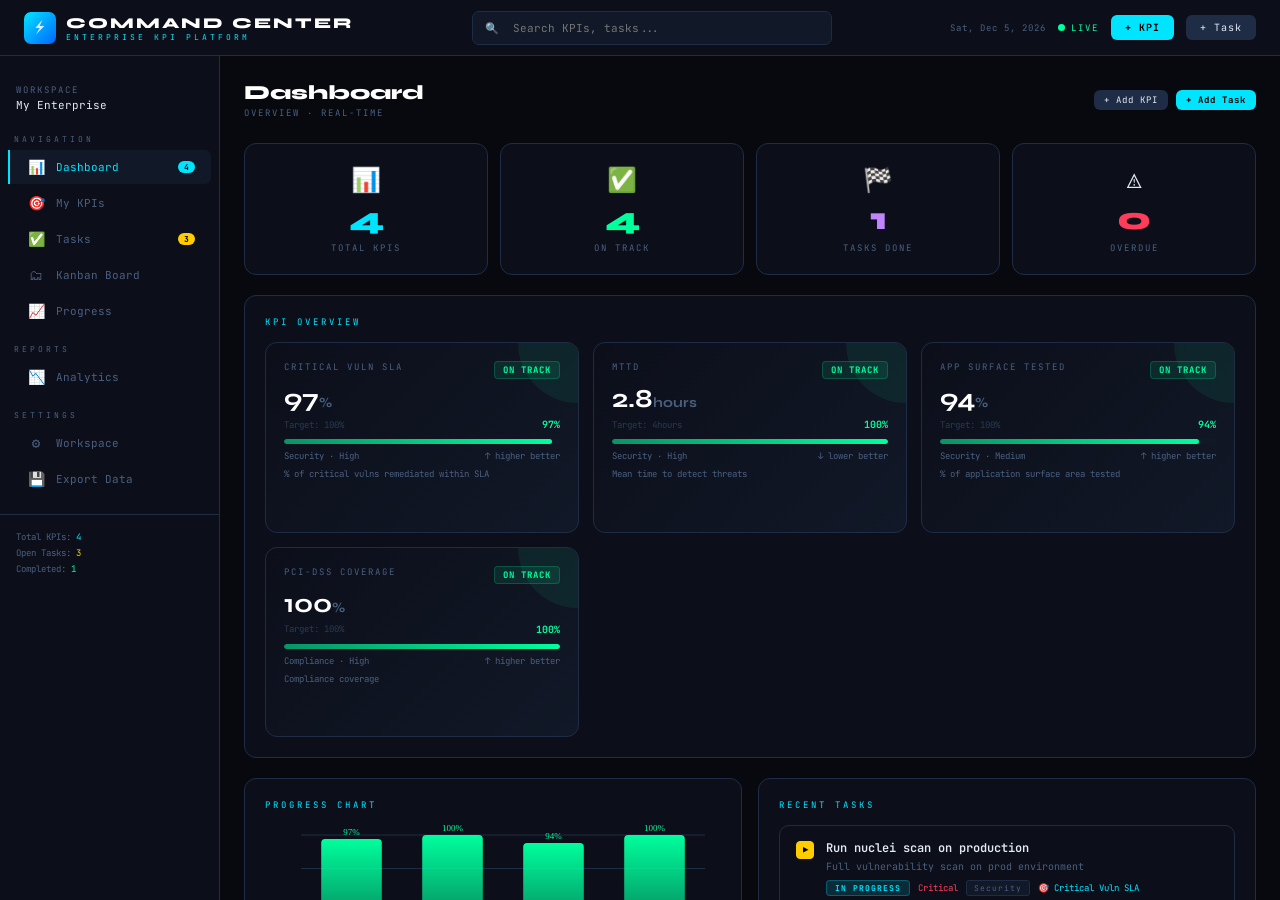
<file: dashboard.html>
<!DOCTYPE html>
<html lang="en">
<head>
<meta charset="UTF-8"/>
<meta name="viewport" content="width=device-width, initial-scale=1.0"/>
<title>Enterprise KPI Command Center</title>
<style>
@import url('https://fonts.googleapis.com/css2?family=JetBrains+Mono:wght@300;400;600;700&family=Syne:wght@400;600;700;800&display=swap');
*{box-sizing:border-box;margin:0;padding:0}
:root{
  --bg:#07090f;--bg2:#0c0f1a;--bg3:#111827;--bg4:#1a2235;
  --border:#1e2d45;--border2:#253550;
  --cyan:#00e5ff;--green:#00ff9d;--yellow:#ffcc00;--red:#ff3d5a;--purple:#c084fc;--orange:#ff7849;
  --text:#e2eaf5;--muted:#4a6080;--dim:#2a3a52;
}
body{background:var(--bg);color:var(--text);font-family:'JetBrains Mono',monospace;min-height:100vh;overflow-x:hidden}
::-webkit-scrollbar{width:4px;height:4px}::-webkit-scrollbar-track{background:var(--bg2)}::-webkit-scrollbar-thumb{background:var(--border2);border-radius:2px}

/* ── LAYOUT ── */
.app{display:grid;grid-template-columns:220px 1fr;grid-template-rows:56px 1fr;height:100vh}
.topbar{grid-column:1/-1;background:var(--bg2);border-bottom:1px solid var(--border);display:flex;align-items:center;justify-content:space-between;padding:0 24px;gap:16px}
.sidebar{background:var(--bg2);border-right:1px solid var(--border);padding:16px 0;display:flex;flex-direction:column;gap:2px;overflow-y:auto}
.main{overflow-y:auto;padding:24px}

/* ── TOPBAR ── */
.brand{display:flex;align-items:center;gap:10px}
.brand-icon{width:32px;height:32px;background:linear-gradient(135deg,var(--cyan),#0066ff);border-radius:7px;display:flex;align-items:center;justify-content:center;font-size:16px}
.brand-name{font-family:'Syne',sans-serif;font-size:15px;font-weight:800;color:#fff;letter-spacing:2px}
.brand-sub{font-size:8px;color:var(--cyan);letter-spacing:3px}
.topbar-right{display:flex;align-items:center;gap:12px}
.date-badge{font-size:9px;color:var(--muted);letter-spacing:1px}
.pulse-wrap{display:flex;align-items:center;gap:6px}
.pulse-dot{width:7px;height:7px;border-radius:50%;background:var(--green);animation:pulseGlow 1.4s ease-in-out infinite}
@keyframes pulseGlow{0%,100%{box-shadow:0 0 0 0 #00ff9d66}50%{box-shadow:0 0 0 5px #00ff9d00}}
.pulse-txt{font-size:9px;color:var(--green);letter-spacing:2px}
.btn{border:none;border-radius:6px;cursor:pointer;font-family:'JetBrains Mono',monospace;font-size:10px;letter-spacing:1px;padding:6px 14px;transition:all 0.2s}
.btn-primary{background:var(--cyan);color:#000;font-weight:700}
.btn-primary:hover{background:#00f0ff;transform:translateY(-1px)}
.btn-ghost{background:var(--border);color:var(--text)}
.btn-ghost:hover{background:var(--border2)}
.btn-danger{background:#ff3d5a22;border:1px solid #ff3d5a44;color:var(--red)}
.btn-danger:hover{background:#ff3d5a33}
.btn-success{background:#00ff9d22;border:1px solid #00ff9d44;color:var(--green)}
.btn-sm{padding:4px 10px;font-size:9px}

/* ── SIDEBAR ── */
.nav-section{padding:6px 14px 4px;font-size:8px;color:var(--muted);letter-spacing:3px;text-transform:uppercase;margin-top:8px}
.nav-item{display:flex;align-items:center;gap:10px;padding:8px 16px;cursor:pointer;font-size:11px;color:var(--muted);transition:all 0.15s;border-left:2px solid transparent;margin:0 8px;border-radius:0 6px 6px 0}
.nav-item:hover{background:var(--bg3);color:var(--text)}
.nav-item.active{background:var(--bg3);color:var(--cyan);border-left-color:var(--cyan)}
.nav-item .icon{font-size:14px;width:20px;text-align:center}
.nav-badge{margin-left:auto;background:var(--cyan);color:#000;font-size:8px;padding:1px 6px;border-radius:10px;font-weight:700}
.nav-badge.red{background:var(--red);color:#fff}
.nav-badge.yellow{background:var(--yellow);color:#000}

/* ── PAGE HEADER ── */
.page-header{display:flex;align-items:center;justify-content:space-between;margin-bottom:24px}
.page-title{font-family:'Syne',sans-serif;font-size:20px;font-weight:800;color:#fff}
.page-sub{font-size:9px;color:var(--muted);letter-spacing:2px;margin-top:2px}

/* ── CARDS ── */
.card{background:var(--bg2);border:1px solid var(--border);border-radius:12px;padding:20px}
.card-sm{padding:16px}
.card-title{font-size:9px;color:var(--cyan);letter-spacing:3px;text-transform:uppercase;margin-bottom:14px}

/* ── GRIDS ── */
.g2{display:grid;grid-template-columns:1fr 1fr;gap:16px}
.g3{display:grid;grid-template-columns:repeat(3,1fr);gap:14px}
.g4{display:grid;grid-template-columns:repeat(4,1fr);gap:12px}
.mb16{margin-bottom:16px}
.mb20{margin-bottom:20px}
.mb24{margin-bottom:24px}

/* ── KPI CARD ── */
.kpi-card{background:linear-gradient(135deg,var(--bg2),var(--bg3));border:1px solid var(--border);border-radius:12px;padding:18px;position:relative;overflow:hidden;transition:border-color 0.2s}
.kpi-card:hover{border-color:var(--border2)}
.kpi-accent{position:absolute;top:0;right:0;width:60px;height:60px;border-radius:0 12px 0 60px;opacity:0.07}
.kpi-name{font-size:9px;color:var(--muted);letter-spacing:2px;text-transform:uppercase;margin-bottom:6px}
.kpi-val{font-size:26px;font-weight:700;color:#fff;margin-bottom:4px;font-family:'Syne',sans-serif}
.kpi-meta{display:flex;align-items:center;justify-content:space-between;margin-bottom:8px}
.kpi-target{font-size:9px;color:var(--dim)}
.badge{display:inline-flex;align-items:center;padding:2px 8px;border-radius:4px;font-size:9px;font-weight:700;letter-spacing:1px}
.badge-green{background:#00ff9d18;color:var(--green);border:1px solid #00ff9d33}
.badge-yellow{background:#ffcc0018;color:var(--yellow);border:1px solid #ffcc0033}
.badge-red{background:#ff3d5a18;color:var(--red);border:1px solid #ff3d5a33}
.badge-blue{background:#00e5ff18;color:var(--cyan);border:1px solid #00e5ff33}
.badge-purple{background:#c084fc18;color:var(--purple);border:1px solid #c084fc33}
.kpi-progress-wrap{background:var(--bg3);border-radius:4px;height:5px;overflow:hidden}
.kpi-progress-fill{height:100%;border-radius:4px;transition:width 0.8s ease}
.kpi-actions{display:flex;gap:6px;margin-top:10px;opacity:0;transition:opacity 0.2s}
.kpi-card:hover .kpi-actions{opacity:1}
.kpi-delta{font-size:10px;margin-top:4px}

/* ── TASK CARD ── */
.task-item{background:var(--bg2);border:1px solid var(--border);border-radius:10px;padding:14px 16px;margin-bottom:10px;display:flex;align-items:flex-start;gap:12px;transition:all 0.2s;cursor:pointer}
.task-item:hover{border-color:var(--border2);transform:translateX(2px)}
.task-check{width:18px;height:18px;border-radius:4px;border:1px solid var(--border2);display:flex;align-items:center;justify-content:center;flex-shrink:0;margin-top:1px;transition:all 0.2s;cursor:pointer}
.task-check.done{background:var(--green);border-color:var(--green);color:#000;font-size:11px}
.task-check.in-progress{background:var(--yellow);border-color:var(--yellow);color:#000;font-size:9px}
.task-body{flex:1;min-width:0}
.task-title{font-size:12px;color:var(--text);font-weight:600;margin-bottom:3px}
.task-title.done{text-decoration:line-through;color:var(--muted)}
.task-desc{font-size:10px;color:var(--muted);margin-bottom:6px;line-height:1.5}
.task-meta{display:flex;align-items:center;gap:8px;flex-wrap:wrap}
.task-tag{font-size:8px;padding:2px 7px;border-radius:3px;letter-spacing:1px}
.task-due{font-size:9px;color:var(--muted)}
.task-due.overdue{color:var(--red)}
.task-actions{display:flex;gap:4px;flex-shrink:0;opacity:0;transition:opacity 0.2s}
.task-item:hover .task-actions{opacity:1}
.icon-btn{background:none;border:1px solid var(--border);border-radius:5px;color:var(--muted);cursor:pointer;padding:4px 7px;font-size:11px;transition:all 0.15s}
.icon-btn:hover{border-color:var(--border2);color:var(--text)}
.icon-btn.del:hover{border-color:var(--red);color:var(--red)}

/* ── PROGRESS BAR ── */
.prog-wrap{background:var(--bg3);border-radius:6px;height:8px;overflow:hidden;margin-bottom:4px}
.prog-fill{height:100%;border-radius:6px;transition:width 0.8s ease}

/* ── MODAL ── */
.modal-overlay{position:fixed;inset:0;background:#000a;backdrop-filter:blur(4px);z-index:1000;display:flex;align-items:center;justify-content:center;opacity:0;pointer-events:none;transition:opacity 0.2s}
.modal-overlay.open{opacity:1;pointer-events:all}
.modal{background:var(--bg2);border:1px solid var(--border2);border-radius:16px;padding:28px;width:520px;max-width:95vw;transform:translateY(20px);transition:transform 0.2s;max-height:85vh;overflow-y:auto}
.modal-overlay.open .modal{transform:translateY(0)}
.modal-title{font-family:'Syne',sans-serif;font-size:16px;font-weight:800;color:#fff;margin-bottom:20px}
.form-group{margin-bottom:14px}
.form-label{font-size:9px;color:var(--muted);letter-spacing:2px;text-transform:uppercase;margin-bottom:6px;display:block}
.form-input{width:100%;background:var(--bg3);border:1px solid var(--border);border-radius:7px;padding:9px 12px;color:var(--text);font-family:'JetBrains Mono',monospace;font-size:12px;outline:none;transition:border-color 0.2s}
.form-input:focus{border-color:var(--cyan)}
.form-row{display:grid;grid-template-columns:1fr 1fr;gap:12px}
.form-actions{display:flex;justify-content:flex-end;gap:10px;margin-top:20px}
select.form-input option{background:var(--bg3)}

/* ── STAT OVERVIEW ── */
.stat-num{font-family:'Syne',sans-serif;font-size:32px;font-weight:800}
.stat-lbl{font-size:9px;color:var(--muted);letter-spacing:2px;margin-top:4px;text-transform:uppercase}

/* ── KANBAN ── */
.kanban{display:grid;grid-template-columns:repeat(4,1fr);gap:14px}
.kanban-col{background:var(--bg2);border:1px solid var(--border);border-radius:12px;padding:14px}
.kanban-header{display:flex;align-items:center;justify-content:space-between;margin-bottom:12px}
.kanban-title{font-size:10px;letter-spacing:2px;text-transform:uppercase;font-weight:700}
.kanban-count{font-size:10px;color:var(--muted)}
.kanban-item{background:var(--bg3);border:1px solid var(--border);border-radius:8px;padding:12px;margin-bottom:8px;cursor:pointer;transition:all 0.15s}
.kanban-item:hover{border-color:var(--border2);transform:translateY(-1px)}
.kanban-item-title{font-size:11px;color:var(--text);font-weight:600;margin-bottom:5px}
.kanban-item-kpi{font-size:9px;color:var(--muted);margin-bottom:6px}

/* ── PROGRESS PAGE ── */
.progress-section{margin-bottom:24px}
.progress-label{display:flex;justify-content:space-between;margin-bottom:6px;font-size:11px}
.timeline{position:relative;padding-left:28px}
.timeline::before{content:'';position:absolute;left:8px;top:0;bottom:0;width:1px;background:var(--border)}
.timeline-item{position:relative;margin-bottom:16px}
.timeline-dot{position:absolute;left:-24px;top:4px;width:10px;height:10px;border-radius:50%;border:2px solid var(--border2);background:var(--bg)}
.timeline-dot.done{background:var(--green);border-color:var(--green)}
.timeline-dot.active{background:var(--cyan);border-color:var(--cyan);box-shadow:0 0 8px var(--cyan)}
.timeline-dot.pending{background:var(--bg3);border-color:var(--border)}
.timeline-content{background:var(--bg2);border:1px solid var(--border);border-radius:8px;padding:12px 14px}
.timeline-title{font-size:11px;color:var(--text);font-weight:600;margin-bottom:3px}
.timeline-meta{font-size:9px;color:var(--muted)}

/* ── EMPTY STATE ── */
.empty{text-align:center;padding:48px 24px;color:var(--muted)}
.empty-icon{font-size:36px;margin-bottom:12px}
.empty-text{font-size:12px;margin-bottom:4px;color:var(--text)}
.empty-sub{font-size:10px}

/* ── CHART ── */
canvas{display:block;width:100%!important}

/* ── TABS ── */
.tab-bar{display:flex;gap:0;border-bottom:1px solid var(--border);margin-bottom:20px}
.tab-btn{background:none;border:none;border-bottom:2px solid transparent;color:var(--muted);padding:8px 18px;cursor:pointer;font-size:10px;letter-spacing:2px;text-transform:uppercase;font-family:'JetBrains Mono',monospace;transition:all 0.2s;margin-bottom:-1px}
.tab-btn.active{color:var(--cyan);border-bottom-color:var(--cyan)}
.tab-btn:hover:not(.active){color:var(--text)}

/* ── SECTION ── */
.page{display:none}.page.active{display:block}

/* ── NOTIFICATION ── */
.toast{position:fixed;bottom:24px;right:24px;background:var(--bg3);border:1px solid var(--border2);border-radius:10px;padding:12px 18px;font-size:11px;color:var(--text);transform:translateY(80px);opacity:0;transition:all 0.3s;z-index:2000;max-width:300px}
.toast.show{transform:translateY(0);opacity:1}
.toast.success{border-left:3px solid var(--green)}
.toast.error{border-left:3px solid var(--red)}

/* ── TOOLTIP ── */
.tooltip{position:relative}
.tooltip:hover::after{content:attr(data-tip);position:absolute;bottom:120%;left:50%;transform:translateX(-50%);background:var(--bg3);border:1px solid var(--border2);padding:4px 8px;border-radius:5px;font-size:9px;white-space:nowrap;pointer-events:none;z-index:100}

/* ── RESPONSIVE CANVAS ── */
.chart-wrap{position:relative;height:200px}
.chart-wrap canvas{position:absolute;inset:0}

/* ANIMATIONS */
@keyframes fadeIn{from{opacity:0;transform:translateY(8px)}to{opacity:1;transform:translateY(0)}}
.fade-in{animation:fadeIn 0.3s ease forwards}
</style>
</head>
<body>

<div class="app">

  <!-- TOPBAR -->
  <div class="topbar">
    <div class="brand">
      <div class="brand-icon">⚡</div>
      <div>
        <div class="brand-name">COMMAND CENTER</div>
        <div class="brand-sub">ENTERPRISE KPI PLATFORM</div>
      </div>
    </div>
    <div style="display:flex;align-items:center;gap:8px;flex:1;max-width:360px;margin:0 24px">
      <input id="searchBox" class="form-input" placeholder="🔍  Search KPIs, tasks..." style="margin:0;font-size:11px" oninput="handleSearch(this.value)"/>
    </div>
    <div class="topbar-right">
      <div class="date-badge" id="dateBadge"></div>
      <div class="pulse-wrap"><div class="pulse-dot"></div><span class="pulse-txt">LIVE</span></div>
      <button class="btn btn-primary" onclick="openModal('kpi')">+ KPI</button>
      <button class="btn btn-ghost" onclick="openModal('task')">+ Task</button>
    </div>
  </div>

  <!-- SIDEBAR -->
  <div class="sidebar">
    <div style="padding:12px 16px 6px">
      <div style="font-size:9px;color:var(--muted);letter-spacing:2px">WORKSPACE</div>
      <div style="font-size:11px;color:var(--text);margin-top:2px" id="workspaceName">My Enterprise</div>
    </div>
    <div class="nav-section">Navigation</div>
    <div class="nav-item active" onclick="showPage('dashboard',this)"><span class="icon">📊</span>Dashboard<span class="nav-badge" id="badge-kpis">0</span></div>
    <div class="nav-item" onclick="showPage('kpis',this)"><span class="icon">🎯</span>My KPIs</div>
    <div class="nav-item" onclick="showPage('tasks',this)"><span class="icon">✅</span>Tasks<span class="nav-badge yellow" id="badge-tasks">0</span></div>
    <div class="nav-item" onclick="showPage('kanban',this)"><span class="icon">🗂</span>Kanban Board</div>
    <div class="nav-item" onclick="showPage('progress',this)"><span class="icon">📈</span>Progress</div>
    <div class="nav-section">Reports</div>
    <div class="nav-item" onclick="showPage('analytics',this)"><span class="icon">📉</span>Analytics</div>
    <div class="nav-section">Settings</div>
    <div class="nav-item" onclick="openWorkspaceModal()"><span class="icon">⚙️</span>Workspace</div>
    <div class="nav-item" onclick="exportData()"><span class="icon">💾</span>Export Data</div>
    <div style="margin-top:auto;padding:16px;border-top:1px solid var(--border);margin-top:16px">
      <div style="font-size:9px;color:var(--muted)">Total KPIs: <span style="color:var(--cyan)" id="sideKpis">0</span></div>
      <div style="font-size:9px;color:var(--muted);margin-top:4px">Open Tasks: <span style="color:var(--yellow)" id="sideTasks">0</span></div>
      <div style="font-size:9px;color:var(--muted);margin-top:4px">Completed: <span style="color:var(--green)" id="sideDone">0</span></div>
    </div>
  </div>

  <!-- MAIN CONTENT -->
  <div class="main" id="mainContent">

    <!-- DASHBOARD PAGE -->
    <div id="page-dashboard" class="page active">
      <div class="page-header">
        <div><div class="page-title">Dashboard</div><div class="page-sub">OVERVIEW · REAL-TIME</div></div>
        <div style="display:flex;gap:8px">
          <button class="btn btn-ghost btn-sm" onclick="openModal('kpi')">+ Add KPI</button>
          <button class="btn btn-primary btn-sm" onclick="openModal('task')">+ Add Task</button>
        </div>
      </div>
      <!-- Summary Stats -->
      <div class="g4 mb20" id="summaryStats"></div>
      <!-- KPI Overview -->
      <div class="card mb20">
        <div class="card-title">KPI Overview</div>
        <div id="dashKpiGrid" class="g3"></div>
      </div>
      <!-- Charts + Tasks -->
      <div class="g2">
        <div class="card">
          <div class="card-title">Progress Chart</div>
          <canvas id="dashChart" height="180"></canvas>
        </div>
        <div class="card">
          <div class="card-title">Recent Tasks</div>
          <div id="dashTasks"></div>
        </div>
      </div>
    </div>

    <!-- KPIs PAGE -->
    <div id="page-kpis" class="page">
      <div class="page-header">
        <div><div class="page-title">My KPIs</div><div class="page-sub">CUSTOM INDICATORS</div></div>
        <button class="btn btn-primary" onclick="openModal('kpi')">+ Create KPI</button>
      </div>
      <div class="tab-bar">
        <button class="tab-btn active" onclick="filterKPIs('all',this)">All</button>
        <button class="tab-btn" onclick="filterKPIs('on-track',this)">On Track</button>
        <button class="tab-btn" onclick="filterKPIs('at-risk',this)">At Risk</button>
        <button class="tab-btn" onclick="filterKPIs('behind',this)">Behind</button>
      </div>
      <div id="kpiPageGrid" class="g3"></div>
    </div>

    <!-- TASKS PAGE -->
    <div id="page-tasks" class="page">
      <div class="page-header">
        <div><div class="page-title">Tasks</div><div class="page-sub">WORK MANAGEMENT</div></div>
        <button class="btn btn-primary" onclick="openModal('task')">+ Add Task</button>
      </div>
      <div class="tab-bar">
        <button class="tab-btn active" onclick="filterTasks('all',this)">All</button>
        <button class="tab-btn" onclick="filterTasks('todo',this)">To Do</button>
        <button class="tab-btn" onclick="filterTasks('in-progress',this)">In Progress</button>
        <button class="tab-btn" onclick="filterTasks('scheduled',this)">Scheduled</button>
        <button class="tab-btn" onclick="filterTasks('done',this)">Done</button>
      </div>
      <div id="taskList"></div>
    </div>

    <!-- KANBAN PAGE -->
    <div id="page-kanban" class="page">
      <div class="page-header">
        <div><div class="page-title">Kanban Board</div><div class="page-sub">WORK PIPELINE</div></div>
        <button class="btn btn-primary" onclick="openModal('task')">+ Add Task</button>
      </div>
      <div class="kanban" id="kanbanBoard"></div>
    </div>

    <!-- PROGRESS PAGE -->
    <div id="page-progress" class="page">
      <div class="page-header">
        <div><div class="page-title">Progress</div><div class="page-sub">MILESTONES & COMPLETION</div></div>
      </div>
      <div class="g2 mb20">
        <div class="card">
          <div class="card-title">Overall KPI Progress</div>
          <div id="kpiProgress"></div>
        </div>
        <div class="card">
          <div class="card-title">Task Completion Timeline</div>
          <div class="timeline" id="progressTimeline"></div>
        </div>
      </div>
      <div class="card">
        <div class="card-title">Work Status Summary</div>
        <canvas id="progressChart" height="200"></canvas>
      </div>
    </div>

    <!-- ANALYTICS PAGE -->
    <div id="page-analytics" class="page">
      <div class="page-header">
        <div><div class="page-title">Analytics</div><div class="page-sub">PERFORMANCE INSIGHTS</div></div>
      </div>
      <div class="g3 mb20" id="analyticsStats"></div>
      <div class="g2 mb20">
        <div class="card">
          <div class="card-title">KPI Performance by Category</div>
          <canvas id="categoryChart" height="200"></canvas>
        </div>
        <div class="card">
          <div class="card-title">Task Velocity (Weekly)</div>
          <canvas id="velocityChart" height="200"></canvas>
        </div>
      </div>
      <div class="card">
        <div class="card-title">KPI Health Matrix</div>
        <div id="healthMatrix"></div>
      </div>
    </div>

  </div>
</div>

<!-- KPI MODAL -->
<div class="modal-overlay" id="kpiModal">
  <div class="modal">
    <div class="modal-title" id="kpiModalTitle">Create KPI</div>
    <div class="form-group">
      <label class="form-label">KPI Name *</label>
      <input class="form-input" id="kpiName" placeholder="e.g. Critical Vulnerability SLA"/>
    </div>
    <div class="form-row">
      <div class="form-group">
        <label class="form-label">Category</label>
        <select class="form-input" id="kpiCategory">
          <option>Security</option><option>Performance</option><option>Compliance</option>
          <option>Quality</option><option>Operations</option><option>Business</option><option>Custom</option>
        </select>
      </div>
      <div class="form-group">
        <label class="form-label">Unit</label>
        <select class="form-input" id="kpiUnit">
          <option>%</option><option>hours</option><option>days</option><option>count</option>
          <option>score</option><option>$</option><option>custom</option>
        </select>
      </div>
    </div>
    <div class="form-row">
      <div class="form-group">
        <label class="form-label">Current Value *</label>
        <input class="form-input" id="kpiCurrent" type="number" placeholder="e.g. 87"/>
      </div>
      <div class="form-group">
        <label class="form-label">Target Value *</label>
        <input class="form-input" id="kpiTarget" type="number" placeholder="e.g. 100"/>
      </div>
    </div>
    <div class="form-row">
      <div class="form-group">
        <label class="form-label">Direction</label>
        <select class="form-input" id="kpiDirection">
          <option value="higher">Higher is better</option>
          <option value="lower">Lower is better</option>
        </select>
      </div>
      <div class="form-group">
        <label class="form-label">Priority</label>
        <select class="form-input" id="kpiPriority">
          <option>High</option><option>Medium</option><option>Low</option>
        </select>
      </div>
    </div>
    <div class="form-group">
      <label class="form-label">Description</label>
      <input class="form-input" id="kpiDesc" placeholder="What this KPI measures..."/>
    </div>
    <div class="form-actions">
      <button class="btn btn-ghost" onclick="closeModal('kpi')">Cancel</button>
      <button class="btn btn-primary" onclick="saveKPI()">Save KPI</button>
    </div>
  </div>
</div>

<!-- TASK MODAL -->
<div class="modal-overlay" id="taskModal">
  <div class="modal">
    <div class="modal-title" id="taskModalTitle">Add Task</div>
    <div class="form-group">
      <label class="form-label">Task Title *</label>
      <input class="form-input" id="taskTitle" placeholder="e.g. Run nuclei scan on staging"/>
    </div>
    <div class="form-group">
      <label class="form-label">Description</label>
      <textarea class="form-input" id="taskDesc" rows="2" placeholder="Details about this task..."></textarea>
    </div>
    <div class="form-row">
      <div class="form-group">
        <label class="form-label">Status</label>
        <select class="form-input" id="taskStatus">
          <option value="todo">To Do</option>
          <option value="in-progress">In Progress</option>
          <option value="scheduled">Scheduled</option>
          <option value="done">Done</option>
        </select>
      </div>
      <div class="form-group">
        <label class="form-label">Priority</label>
        <select class="form-input" id="taskPriority">
          <option>Critical</option><option>High</option><option>Medium</option><option>Low</option>
        </select>
      </div>
    </div>
    <div class="form-row">
      <div class="form-group">
        <label class="form-label">Due Date</label>
        <input class="form-input" id="taskDue" type="date"/>
      </div>
      <div class="form-group">
        <label class="form-label">Link to KPI</label>
        <select class="form-input" id="taskKpi">
          <option value="">None</option>
        </select>
      </div>
    </div>
    <div class="form-row">
      <div class="form-group">
        <label class="form-label">Assigned To</label>
        <input class="form-input" id="taskAssignee" placeholder="e.g. John Doe"/>
      </div>
      <div class="form-group">
        <label class="form-label">Category Tag</label>
        <input class="form-input" id="taskTag" placeholder="e.g. Security"/>
      </div>
    </div>
    <div class="form-actions">
      <button class="btn btn-ghost" onclick="closeModal('task')">Cancel</button>
      <button class="btn btn-primary" onclick="saveTask()">Save Task</button>
    </div>
  </div>
</div>

<!-- UPDATE KPI MODAL -->
<div class="modal-overlay" id="updateKpiModal">
  <div class="modal">
    <div class="modal-title">Update KPI Progress</div>
    <input type="hidden" id="updateKpiId"/>
    <div class="form-group">
      <label class="form-label">New Current Value</label>
      <input class="form-input" id="updateKpiValue" type="number"/>
    </div>
    <div class="form-group">
      <label class="form-label">Update Note</label>
      <input class="form-input" id="updateKpiNote" placeholder="What changed?"/>
    </div>
    <div class="form-actions">
      <button class="btn btn-ghost" onclick="closeModal('updateKpi')">Cancel</button>
      <button class="btn btn-primary" onclick="doUpdateKpi()">Update</button>
    </div>
  </div>
</div>

<!-- WORKSPACE MODAL -->
<div class="modal-overlay" id="workspaceModal">
  <div class="modal">
    <div class="modal-title">Workspace Settings</div>
    <div class="form-group">
      <label class="form-label">Workspace Name</label>
      <input class="form-input" id="wsName" placeholder="My Enterprise"/>
    </div>
    <div class="form-group">
      <label class="form-label">Organization</label>
      <input class="form-input" id="wsOrg" placeholder="Acme Corp"/>
    </div>
    <div class="form-actions">
      <button class="btn btn-ghost" onclick="closeModal('workspace')">Cancel</button>
      <button class="btn btn-danger btn-sm" onclick="clearAllData()" style="margin-right:auto">Reset All Data</button>
      <button class="btn btn-primary" onclick="saveWorkspace()">Save</button>
    </div>
  </div>
</div>

<!-- TOAST -->
<div class="toast" id="toast"></div>

<script>
// ── STATE ────────────────────────────────────────────────────────────────────
let STATE = {
  kpis: [],
  tasks: [],
  workspace: { name: 'My Enterprise', org: '' },
  editKpiId: null,
  editTaskId: null,
  kpiFilter: 'all',
  taskFilter: 'all',
};

// ── PERSISTENCE ───────────────────────────────────────────────────────────────
function save() {
  try { localStorage.setItem('enterprise_kpi_v2', JSON.stringify(STATE)); } catch(e) {}
}
function load() {
  try {
    const d = localStorage.getItem('enterprise_kpi_v2');
    if(d) { const p = JSON.parse(d); STATE.kpis = p.kpis||[]; STATE.tasks = p.tasks||[]; STATE.workspace = p.workspace||STATE.workspace; }
  } catch(e) {}
}

// ── HELPERS ───────────────────────────────────────────────────────────────────
function uid() { return Date.now().toString(36) + Math.random().toString(36).slice(2); }
function toast(msg, type='success') {
  const t = document.getElementById('toast');
  t.textContent = msg; t.className = `toast ${type} show`;
  setTimeout(()=>t.classList.remove('show'), 2800);
}
function fmt(d) { return d ? new Date(d).toLocaleDateString('en-GB',{day:'2-digit',month:'short'}) : ''; }
function isOverdue(d) { return d && new Date(d) < new Date() && true; }

function kpiStatus(kpi) {
  const pct = kpi.direction === 'lower'
    ? Math.min(100, (kpi.target / kpi.current) * 100)
    : Math.min(100, (kpi.current / kpi.target) * 100);
  if(pct >= 90) return 'on-track';
  if(pct >= 60) return 'at-risk';
  return 'behind';
}
function kpiPct(kpi) {
  return kpi.direction === 'lower'
    ? Math.min(100, Math.round((kpi.target / kpi.current) * 100))
    : Math.min(100, Math.round((kpi.current / kpi.target) * 100));
}
// Hex color constants — used in both DOM and Canvas (no CSS vars in canvas)
const HEX = { cyan:'#00e5ff', green:'#00ff9d', yellow:'#ffcc00', red:'#ff3d5a', purple:'#c084fc', orange:'#ff7849', muted:'#4a6080', bg:'#07090f', bg2:'#0c0f1a', bg3:'#111827' };
function statusColor(s) { return s==='on-track'?HEX.green:s==='at-risk'?HEX.yellow:HEX.red; }
function statusBadge(s) { return s==='on-track'?'badge-green':s==='at-risk'?'badge-yellow':'badge-red'; }
function priorityColor(p) { return p==='Critical'?HEX.red:p==='High'?HEX.orange:p==='Medium'?HEX.yellow:HEX.muted; }
function taskStatusIcon(s) { return s==='done'?'✓':s==='in-progress'?'▶':s==='scheduled'?'⏰':''; }
function taskStatusColor(s) { return s==='done'?HEX.green:s==='in-progress'?HEX.cyan:s==='scheduled'?HEX.purple:HEX.muted; }

// ── NAV ───────────────────────────────────────────────────────────────────────
function showPage(name, el) {
  document.querySelectorAll('.page').forEach(p=>p.classList.remove('active'));
  document.querySelectorAll('.nav-item').forEach(n=>n.classList.remove('active'));
  document.getElementById('page-'+name).classList.add('active');
  el.classList.add('active');
  renderPage(name);
}

function renderPage(name) {
  if(name==='dashboard') renderDashboard();
  else if(name==='kpis') renderKPIs();
  else if(name==='tasks') renderTasks();
  else if(name==='kanban') renderKanban();
  else if(name==='progress') renderProgress();
  else if(name==='analytics') renderAnalytics();
}

// ── SIDEBAR BADGES ────────────────────────────────────────────────────────────
function updateBadges() {
  const open = STATE.tasks.filter(t=>t.status!=='done').length;
  const done = STATE.tasks.filter(t=>t.status==='done').length;
  document.getElementById('badge-kpis').textContent = STATE.kpis.length;
  document.getElementById('badge-tasks').textContent = open;
  document.getElementById('sideKpis').textContent = STATE.kpis.length;
  document.getElementById('sideTasks').textContent = open;
  document.getElementById('sideDone').textContent = done;
}

// ── MODALS ────────────────────────────────────────────────────────────────────
function openModal(type) {
  if(type==='kpi') {
    STATE.editKpiId = null;
    document.getElementById('kpiModalTitle').textContent = 'Create KPI';
    ['kpiName','kpiCurrent','kpiTarget','kpiDesc'].forEach(id=>document.getElementById(id).value='');
    document.getElementById('kpiModal').classList.add('open');
  } else if(type==='task') {
    STATE.editTaskId = null;
    document.getElementById('taskModalTitle').textContent = 'Add Task';
    ['taskTitle','taskDesc','taskAssignee','taskTag'].forEach(id=>document.getElementById(id).value='');
    document.getElementById('taskDue').value='';
    document.getElementById('taskStatus').value='todo';
    document.getElementById('taskPriority').value='Medium';
    // populate KPI select
    const sel = document.getElementById('taskKpi');
    sel.innerHTML = '<option value="">None</option>' + STATE.kpis.map(k=>`<option value="${k.id}">${k.name}</option>`).join('');
    document.getElementById('taskModal').classList.add('open');
  } else if(type==='updateKpi') {
    document.getElementById('updateKpiModal').classList.add('open');
  } else if(type==='workspace') {
    document.getElementById('wsName').value = STATE.workspace.name;
    document.getElementById('wsOrg').value = STATE.workspace.org||'';
    document.getElementById('workspaceModal').classList.add('open');
  }
}
function closeModal(type) {
  const map={kpi:'kpiModal',task:'taskModal',updateKpi:'updateKpiModal',workspace:'workspaceModal'};
  document.getElementById(map[type]).classList.remove('open');
}
// Close on overlay click
document.querySelectorAll('.modal-overlay').forEach(o=>o.addEventListener('click',e=>{if(e.target===o)o.classList.remove('open')}));
function openWorkspaceModal(){openModal('workspace');}

// ── KPI CRUD ──────────────────────────────────────────────────────────────────
function saveKPI() {
  const name = document.getElementById('kpiName').value.trim();
  const current = parseFloat(document.getElementById('kpiCurrent').value);
  const target = parseFloat(document.getElementById('kpiTarget').value);
  if(!name || isNaN(current) || isNaN(target)) { toast('Fill in required fields','error'); return; }
  const kpi = {
    id: STATE.editKpiId || uid(),
    name, current, target,
    category: document.getElementById('kpiCategory').value,
    unit: document.getElementById('kpiUnit').value,
    direction: document.getElementById('kpiDirection').value,
    priority: document.getElementById('kpiPriority').value,
    desc: document.getElementById('kpiDesc').value,
    history: [{value:current, date:new Date().toISOString(), note:'Initial'}],
    createdAt: STATE.editKpiId ? (STATE.kpis.find(k=>k.id===STATE.editKpiId)?.createdAt || new Date().toISOString()) : new Date().toISOString(),
  };
  if(STATE.editKpiId) {
    const idx = STATE.kpis.findIndex(k=>k.id===STATE.editKpiId);
    kpi.history = STATE.kpis[idx].history || kpi.history;
    STATE.kpis[idx] = kpi;
    toast('KPI updated ✓');
  } else {
    STATE.kpis.push(kpi);
    toast('KPI created ✓');
  }
  save(); closeModal('kpi'); refreshAll();
}

function editKPI(id) {
  const k = STATE.kpis.find(kk=>kk.id===id); if(!k) return;
  STATE.editKpiId = id;
  document.getElementById('kpiModalTitle').textContent = 'Edit KPI';
  document.getElementById('kpiName').value = k.name;
  document.getElementById('kpiCurrent').value = k.current;
  document.getElementById('kpiTarget').value = k.target;
  document.getElementById('kpiCategory').value = k.category;
  document.getElementById('kpiUnit').value = k.unit;
  document.getElementById('kpiDirection').value = k.direction;
  document.getElementById('kpiPriority').value = k.priority;
  document.getElementById('kpiDesc').value = k.desc||'';
  document.getElementById('kpiModal').classList.add('open');
}

function deleteKPI(id) {
  if(!confirm('Delete this KPI?')) return;
  STATE.kpis = STATE.kpis.filter(k=>k.id!==id);
  STATE.tasks.forEach(t=>{ if(t.kpiId===id) t.kpiId=''; });
  save(); refreshAll(); toast('KPI deleted');
}

function openUpdateKpi(id) {
  const k = STATE.kpis.find(kk=>kk.id===id); if(!k) return;
  document.getElementById('updateKpiId').value = id;
  document.getElementById('updateKpiValue').value = k.current;
  document.getElementById('updateKpiNote').value = '';
  openModal('updateKpi');
}

function doUpdateKpi() {
  const id = document.getElementById('updateKpiId').value;
  const val = parseFloat(document.getElementById('updateKpiValue').value);
  const note = document.getElementById('updateKpiNote').value;
  if(isNaN(val)) { toast('Enter a valid value','error'); return; }
  const k = STATE.kpis.find(kk=>kk.id===id); if(!k) return;
  k.current = val;
  k.history = k.history || [];
  k.history.push({value:val, date:new Date().toISOString(), note});
  save(); closeModal('updateKpi'); refreshAll(); toast('KPI updated ✓');
}

// ── TASK CRUD ─────────────────────────────────────────────────────────────────
function saveTask() {
  const title = document.getElementById('taskTitle').value.trim();
  if(!title) { toast('Task title required','error'); return; }
  const task = {
    id: STATE.editTaskId || uid(),
    title,
    desc: document.getElementById('taskDesc').value,
    status: document.getElementById('taskStatus').value,
    priority: document.getElementById('taskPriority').value,
    due: document.getElementById('taskDue').value,
    kpiId: document.getElementById('taskKpi').value,
    assignee: document.getElementById('taskAssignee').value,
    tag: document.getElementById('taskTag').value,
    createdAt: STATE.editTaskId ? (STATE.tasks.find(t=>t.id===STATE.editTaskId)?.createdAt||new Date().toISOString()) : new Date().toISOString(),
    completedAt: null,
  };
  if(STATE.editTaskId) {
    const idx = STATE.tasks.findIndex(t=>t.id===STATE.editTaskId);
    if(task.status==='done' && STATE.tasks[idx].status!=='done') task.completedAt = new Date().toISOString();
    else task.completedAt = STATE.tasks[idx].completedAt;
    STATE.tasks[idx] = task;
    toast('Task updated ✓');
  } else {
    STATE.tasks.push(task);
    toast('Task added ✓');
  }
  save(); closeModal('task'); refreshAll();
}

function editTask(id) {
  const t = STATE.tasks.find(tt=>tt.id===id); if(!t) return;
  STATE.editTaskId = id;
  document.getElementById('taskModalTitle').textContent = 'Edit Task';
  document.getElementById('taskTitle').value = t.title;
  document.getElementById('taskDesc').value = t.desc||'';
  document.getElementById('taskStatus').value = t.status;
  document.getElementById('taskPriority').value = t.priority;
  document.getElementById('taskDue').value = t.due||'';
  document.getElementById('taskAssignee').value = t.assignee||'';
  document.getElementById('taskTag').value = t.tag||'';
  const sel = document.getElementById('taskKpi');
  sel.innerHTML = '<option value="">None</option>' + STATE.kpis.map(k=>`<option value="${k.id}">${k.name}</option>`).join('');
  sel.value = t.kpiId||'';
  document.getElementById('taskModal').classList.add('open');
}

function deleteTask(id) {
  if(!confirm('Delete this task?')) return;
  STATE.tasks = STATE.tasks.filter(t=>t.id!==id);
  save(); refreshAll(); toast('Task deleted');
}

function toggleTaskDone(id) {
  const t = STATE.tasks.find(tt=>tt.id===id); if(!t) return;
  t.status = t.status==='done' ? 'todo' : 'done';
  if(t.status==='done') t.completedAt = new Date().toISOString();
  save(); refreshAll();
}

// ── KPI CARD HTML ─────────────────────────────────────────────────────────────
function kpiCardHTML(k) {
  const pct = kpiPct(k);
  const st = kpiStatus(k);
  const col = statusColor(st);
  const stLabel = st==='on-track'?'ON TRACK':st==='at-risk'?'AT RISK':'BEHIND';
  return `<div class="kpi-card fade-in">
    <div class="kpi-accent" style="background:${col}"></div>
    <div style="display:flex;justify-content:space-between;align-items:flex-start;margin-bottom:4px">
      <div class="kpi-name">${k.name}</div>
      <span class="badge ${statusBadge(st)}">${stLabel}</span>
    </div>
    <div class="kpi-val">${k.current}<span style="font-size:14px;color:var(--muted)">${k.unit}</span></div>
    <div class="kpi-meta">
      <span class="kpi-target">Target: ${k.target}${k.unit}</span>
      <span style="font-size:10px;color:${col};font-weight:700">${pct}%</span>
    </div>
    <div class="kpi-progress-wrap">
      <div class="kpi-progress-fill" style="width:${pct}%;background:linear-gradient(90deg,${col}88,${col})"></div>
    </div>
    <div style="display:flex;justify-content:space-between;margin-top:6px">
      <span style="font-size:9px;color:var(--muted)">${k.category} · ${k.priority}</span>
      <span style="font-size:9px;color:var(--muted)">${k.direction==='lower'?'↓ lower better':'↑ higher better'}</span>
    </div>
    ${k.desc?`<div style="font-size:9px;color:var(--muted);margin-top:6px;line-height:1.5">${k.desc}</div>`:''}
    <div class="kpi-actions">
      <button class="btn btn-success btn-sm" onclick="openUpdateKpi('${k.id}')">↑ Update</button>
      <button class="btn btn-ghost btn-sm" onclick="editKPI('${k.id}')">Edit</button>
      <button class="btn btn-danger btn-sm" onclick="deleteKPI('${k.id}')">✕</button>
    </div>
  </div>`;
}

// ── TASK ITEM HTML ────────────────────────────────────────────────────────────
function taskItemHTML(t) {
  const linked = t.kpiId ? STATE.kpis.find(k=>k.id===t.kpiId) : null;
  const over = t.status!=='done' && isOverdue(t.due);
  const statusColors = {todo:HEX.muted,'in-progress':HEX.cyan,scheduled:HEX.purple,done:HEX.green};
  const statusLabels = {todo:'TODO','in-progress':'IN PROGRESS',scheduled:'SCHEDULED',done:'DONE'};
  return `<div class="task-item fade-in">
    <div class="task-check ${t.status}" onclick="toggleTaskDone('${t.id}')" title="Toggle done">
      ${taskStatusIcon(t.status)}
    </div>
    <div class="task-body">
      <div class="task-title ${t.status==='done'?'done':''}">${t.title}</div>
      ${t.desc?`<div class="task-desc">${t.desc}</div>`:''}
      <div class="task-meta">
        <span class="badge" style="background:${statusColors[t.status]}22;color:${statusColors[t.status]};border:1px solid ${statusColors[t.status]}44;font-size:8px">${statusLabels[t.status]}</span>
        <span style="font-size:9px;color:${priorityColor(t.priority)}">${t.priority}</span>
        ${t.tag?`<span class="task-tag" style="background:var(--bg3);color:var(--muted);border:1px solid var(--border)">${t.tag}</span>`:''}
        ${linked?`<span style="font-size:9px;color:var(--cyan)">🎯 ${linked.name}</span>`:''}
        ${t.assignee?`<span style="font-size:9px;color:var(--muted)">👤 ${t.assignee}</span>`:''}
        ${t.due?`<span class="task-due ${over?'overdue':''}">📅 ${fmt(t.due)}${over?' OVERDUE':''}</span>`:''}
      </div>
    </div>
    <div class="task-actions">
      <button class="icon-btn" onclick="editTask('${t.id}')" title="Edit">✎</button>
      <button class="icon-btn del" onclick="deleteTask('${t.id}')" title="Delete">✕</button>
    </div>
  </div>`;
}

// ── RENDER DASHBOARD ──────────────────────────────────────────────────────────
function renderDashboard() {
  const total = STATE.kpis.length;
  const onTrack = STATE.kpis.filter(k=>kpiStatus(k)==='on-track').length;
  const totalTasks = STATE.tasks.length;
  const done = STATE.tasks.filter(t=>t.status==='done').length;
  const inProg = STATE.tasks.filter(t=>t.status==='in-progress').length;
  const overdue = STATE.tasks.filter(t=>t.status!=='done'&&isOverdue(t.due)).length;

  document.getElementById('summaryStats').innerHTML = [
    [`Total KPIs`,total,HEX.cyan,'📊'],
    [`On Track`,onTrack,HEX.green,'✅'],
    [`Tasks Done`,done,HEX.purple,'🏁'],
    [`Overdue`,overdue,HEX.red,'⚠️'],
  ].map(([l,v,c,ic])=>`<div class="card" style="text-align:center">
    <div style="font-size:24px;margin-bottom:4px">${ic}</div>
    <div class="stat-num" style="color:${c}">${v}</div>
    <div class="stat-lbl">${l}</div>
  </div>`).join('');

  const dashKpis = STATE.kpis.slice(0,6);
  document.getElementById('dashKpiGrid').innerHTML = dashKpis.length
    ? dashKpis.map(kpiCardHTML).join('')
    : `<div class="empty" style="grid-column:1/-1"><div class="empty-icon">🎯</div><div class="empty-text">No KPIs yet</div><div class="empty-sub">Click "+ KPI" to create your first KPI</div></div>`;

  const recent = STATE.tasks.filter(t=>t.status!=='done').slice(0,5);
  document.getElementById('dashTasks').innerHTML = recent.length
    ? recent.map(taskItemHTML).join('')
    : `<div class="empty"><div class="empty-icon">✅</div><div class="empty-text">No open tasks</div><div class="empty-sub">Click "+ Task" to add one</div></div>`;

  drawDashChart();
}

// ── RENDER KPIs PAGE ──────────────────────────────────────────────────────────
function renderKPIs() {
  let filtered = STATE.kpis;
  if(STATE.kpiFilter !== 'all') filtered = filtered.filter(k=>kpiStatus(k)===STATE.kpiFilter);
  document.getElementById('kpiPageGrid').innerHTML = filtered.length
    ? filtered.map(kpiCardHTML).join('')
    : `<div class="empty" style="grid-column:1/-1"><div class="empty-icon">🎯</div><div class="empty-text">No KPIs ${STATE.kpiFilter!=='all'?'in this category':''}</div><div class="empty-sub">Create your first custom KPI</div></div>`;
}

function filterKPIs(f, el) {
  STATE.kpiFilter = f;
  document.querySelectorAll('#page-kpis .tab-btn').forEach(b=>b.classList.remove('active'));
  el.classList.add('active');
  renderKPIs();
}

// ── RENDER TASKS PAGE ─────────────────────────────────────────────────────────
function renderTasks() {
  let filtered = STATE.tasks;
  if(STATE.taskFilter !== 'all') filtered = filtered.filter(t=>t.status===STATE.taskFilter);
  document.getElementById('taskList').innerHTML = filtered.length
    ? filtered.map(taskItemHTML).join('')
    : `<div class="empty"><div class="empty-icon">✅</div><div class="empty-text">No tasks ${STATE.taskFilter!=='all'?'with this status':''}</div><div class="empty-sub">Add your first task</div></div>`;
}

function filterTasks(f, el) {
  STATE.taskFilter = f;
  document.querySelectorAll('#page-tasks .tab-btn').forEach(b=>b.classList.remove('active'));
  el.classList.add('active');
  renderTasks();
}

// ── RENDER KANBAN ─────────────────────────────────────────────────────────────
function renderKanban() {
  const cols = [
    {id:'todo',label:'TO DO',color:HEX.muted},
    {id:'in-progress',label:'IN PROGRESS',color:HEX.cyan},
    {id:'scheduled',label:'SCHEDULED',color:HEX.purple},
    {id:'done',label:'DONE',color:HEX.green},
  ];
  document.getElementById('kanbanBoard').innerHTML = cols.map(col=>{
    const tasks = STATE.tasks.filter(t=>t.status===col.id);
    return `<div class="kanban-col">
      <div class="kanban-header">
        <span class="kanban-title" style="color:${col.color}">${col.label}</span>
        <span class="kanban-count">${tasks.length}</span>
      </div>
      ${tasks.length ? tasks.map(t=>{
        const linked = t.kpiId ? STATE.kpis.find(k=>k.id===t.kpiId) : null;
        return `<div class="kanban-item" onclick="editTask('${t.id}')">
          <div class="kanban-item-title">${t.title}</div>
          ${linked?`<div class="kanban-item-kpi">🎯 ${linked.name}</div>`:''}
          <div style="display:flex;justify-content:space-between;align-items:center">
            <span style="font-size:9px;color:${priorityColor(t.priority)}">${t.priority}</span>
            ${t.due?`<span style="font-size:9px;color:${isOverdue(t.due)&&t.status!=='done'?HEX.red:HEX.muted}">${fmt(t.due)}</span>`:''}
          </div>
          ${t.assignee?`<div style="font-size:9px;color:var(--muted);margin-top:4px">👤 ${t.assignee}</div>`:''}
        </div>`;
      }).join('') : `<div style="text-align:center;padding:20px;font-size:10px;color:var(--muted)">Empty</div>`}
    </div>`;
  }).join('');
}

// ── RENDER PROGRESS ───────────────────────────────────────────────────────────
function renderProgress() {
  // KPI progress bars
  document.getElementById('kpiProgress').innerHTML = STATE.kpis.length
    ? STATE.kpis.map(k=>{
        const pct = kpiPct(k); const col = statusColor(kpiStatus(k));
        return `<div class="progress-section">
          <div class="progress-label"><span>${k.name}</span><span style="color:${col}">${k.current}${k.unit} / ${k.target}${k.unit}</span></div>
          <div class="prog-wrap"><div class="prog-fill" style="width:${pct}%;background:linear-gradient(90deg,${col}88,${col})"></div></div>
          <div style="font-size:9px;color:var(--muted);margin-top:3px">${pct}% complete</div>
        </div>`;
      }).join('')
    : `<div class="empty"><div class="empty-icon">📈</div><div class="empty-text">No KPIs to track</div></div>`;

  // Timeline
  const sorted = [...STATE.tasks].sort((a,b)=>new Date(a.createdAt)-new Date(b.createdAt));
  document.getElementById('progressTimeline').innerHTML = sorted.slice(0,10).length
    ? sorted.slice(0,10).map(t=>`
        <div class="timeline-item">
          <div class="timeline-dot ${t.status==='done'?'done':t.status==='in-progress'?'active':'pending'}"></div>
          <div class="timeline-content">
            <div class="timeline-title">${t.title}</div>
            <div class="timeline-meta">${t.status.toUpperCase()} · ${t.due?'Due: '+fmt(t.due):''} ${t.completedAt?'· Done: '+fmt(t.completedAt):''}</div>
          </div>
        </div>`).join('')
    : `<div class="empty"><div class="empty-icon">📅</div><div class="empty-text">No tasks yet</div></div>`;

  drawProgressChart();
}

// ── RENDER ANALYTICS ──────────────────────────────────────────────────────────
function renderAnalytics() {
  const avgPct = STATE.kpis.length ? Math.round(STATE.kpis.reduce((a,k)=>a+kpiPct(k),0)/STATE.kpis.length) : 0;
  const completionRate = STATE.tasks.length ? Math.round((STATE.tasks.filter(t=>t.status==='done').length/STATE.tasks.length)*100) : 0;
  const critical = STATE.tasks.filter(t=>t.priority==='Critical'&&t.status!=='done').length;

  document.getElementById('analyticsStats').innerHTML = [
    ['Avg KPI Progress', avgPct+'%', HEX.cyan],
    ['Task Completion Rate', completionRate+'%', HEX.green],
    ['Critical Open Tasks', critical, HEX.red],
  ].map(([l,v,c])=>`<div class="card" style="text-align:center">
    <div class="stat-num" style="color:${c}">${v}</div>
    <div class="stat-lbl">${l}</div>
  </div>`).join('');

  // Health matrix
  document.getElementById('healthMatrix').innerHTML = STATE.kpis.length
    ? `<div style="display:grid;grid-template-columns:repeat(auto-fill,minmax(200px,1fr));gap:10px">` +
      STATE.kpis.map(k=>{
        const pct=kpiPct(k); const col=statusColor(kpiStatus(k)); const st=kpiStatus(k);
        return `<div style="background:var(--bg3);border:1px solid var(--border);border-radius:8px;padding:12px;display:flex;align-items:center;gap:12px">
          <div style="width:40px;height:40px;border-radius:50%;border:3px solid ${col};display:flex;align-items:center;justify-content:center;font-size:11px;font-weight:700;color:${col};flex-shrink:0">${pct}%</div>
          <div>
            <div style="font-size:11px;color:var(--text);font-weight:600">${k.name}</div>
            <div style="font-size:9px;color:${col};margin-top:2px">${st.toUpperCase().replace('-',' ')}</div>
          </div>
        </div>`;
      }).join('') + '</div>'
    : `<div class="empty"><div class="empty-icon">📊</div><div class="empty-text">No KPIs to analyze</div></div>`;

  drawCategoryChart();
  drawVelocityChart();
}

// ── WORKSPACE ─────────────────────────────────────────────────────────────────
function saveWorkspace() {
  STATE.workspace.name = document.getElementById('wsName').value || 'My Enterprise';
  STATE.workspace.org = document.getElementById('wsOrg').value;
  document.getElementById('workspaceName').textContent = STATE.workspace.name;
  save(); closeModal('workspace'); toast('Workspace saved ✓');
}
function clearAllData() {
  if(!confirm('Reset ALL data? This cannot be undone!')) return;
  STATE.kpis=[]; STATE.tasks=[]; save(); closeModal('workspace'); refreshAll(); toast('Data cleared');
}
function exportData() {
  const blob = new Blob([JSON.stringify({kpis:STATE.kpis,tasks:STATE.tasks,workspace:STATE.workspace},null,2)],{type:'application/json'});
  const a = document.createElement('a'); a.href=URL.createObjectURL(blob);
  a.download='enterprise-kpi-export.json'; a.click(); toast('Data exported ✓');
}

// ── SEARCH ────────────────────────────────────────────────────────────────────
function handleSearch(q) {
  if(!q) return;
  // highlight matching tasks/kpis - simplified: just toast count
  const kMatch = STATE.kpis.filter(k=>k.name.toLowerCase().includes(q.toLowerCase())).length;
  const tMatch = STATE.tasks.filter(t=>t.title.toLowerCase().includes(q.toLowerCase())).length;
  // (full search implementation left as UX enhancement)
}

// ── CANVAS CHARTS ─────────────────────────────────────────────────────────────
function drawDashChart() {
  const canvas = document.getElementById('dashChart'); if(!canvas) return;
  const ctx = canvas.getContext('2d');
  const W = canvas.parentElement.clientWidth - 40; const H = 180;
  canvas.width=W; canvas.height=H;
  ctx.clearRect(0,0,W,H);
  if(!STATE.kpis.length) {
    ctx.fillStyle='#4a6080'; ctx.font='11px JetBrains Mono'; ctx.textAlign='center';
    ctx.fillText('Add KPIs to see progress chart',W/2,H/2); return;
  }
  const pad={t:10,r:16,b:36,l:36};
  const dw=W-pad.l-pad.r, dh=H-pad.t-pad.b;
  const data = STATE.kpis.slice(0,8);
  const bw = dw/data.length*0.6;
  const gap = dw/data.length;
  ctx.strokeStyle='#1e2d45'; ctx.lineWidth=1;
  for(let i=0;i<=4;i++){const y=pad.t+i*(dh/4);ctx.beginPath();ctx.moveTo(pad.l,y);ctx.lineTo(pad.l+dw,y);ctx.stroke();}
  data.forEach((k,i)=>{
    const pct=kpiPct(k); const col=statusColor(kpiStatus(k));
    const bh=(pct/100)*dh; const x=pad.l+i*gap+gap*0.2; const y=pad.t+dh-bh;
    const grd=ctx.createLinearGradient(0,y,0,y+bh);
    grd.addColorStop(0,col); grd.addColorStop(1,col+'44');
    ctx.fillStyle=grd; ctx.beginPath(); ctx.roundRect(x,y,bw,bh,4); ctx.fill();
    ctx.fillStyle='#4a6080'; ctx.font='8px JetBrains Mono'; ctx.textAlign='center';
    const label=k.name.length>8?k.name.slice(0,8)+'…':k.name;
    ctx.fillText(label,x+bw/2,H-8);
    ctx.fillStyle=col; ctx.font='9px JetBrains Mono';
    ctx.fillText(pct+'%',x+bw/2,y-4);
  });
}

function drawProgressChart() {
  const canvas = document.getElementById('progressChart'); if(!canvas) return;
  const ctx = canvas.getContext('2d');
  const W=canvas.parentElement.clientWidth-40; const H=200;
  canvas.width=W; canvas.height=H;
  ctx.clearRect(0,0,W,H);
  const statuses=['todo','in-progress','scheduled','done'];
  const labels=['To Do','In Progress','Scheduled','Done'];
  const colors=['#4a6080','#00e5ff','#c084fc','#00ff9d'];
  const counts=statuses.map(s=>STATE.tasks.filter(t=>t.status===s).length);
  const total=counts.reduce((a,b)=>a+b,0)||1;
  if(!STATE.tasks.length){
    ctx.fillStyle='#4a6080'; ctx.font='11px JetBrains Mono'; ctx.textAlign='center';
    ctx.fillText('Add tasks to see progress',W/2,H/2); return;
  }
  // donut chart
  const cx=W*0.35, cy=H/2, R=70, inner=42;
  let start=-Math.PI/2;
  counts.forEach((c,i)=>{
    if(!c) return;
    const sweep=(c/total)*Math.PI*2;
    ctx.beginPath(); ctx.moveTo(cx,cy);
    ctx.arc(cx,cy,R,start,start+sweep);
    ctx.closePath(); ctx.fillStyle=colors[i]; ctx.fill();
    start+=sweep;
  });
  ctx.beginPath(); ctx.arc(cx,cy,inner,0,Math.PI*2); ctx.fillStyle='#0c0f1a'; ctx.fill();
  ctx.fillStyle='#fff'; ctx.font='bold 18px Syne'; ctx.textAlign='center'; ctx.fillText(total,cx,cy+5);
  ctx.fillStyle='#4a6080'; ctx.font='9px JetBrains Mono'; ctx.fillText('TOTAL',cx,cy+18);
  // legend
  const lx=W*0.6;
  counts.forEach((c,i)=>{
    const y=H/2-((counts.length-1)*20)/2+i*22;
    ctx.fillStyle=colors[i]; ctx.fillRect(lx,y-8,12,12);
    ctx.fillStyle='#e2eaf5'; ctx.font='10px JetBrains Mono'; ctx.textAlign='left';
    ctx.fillText(`${labels[i]}: ${c}`,lx+18,y+2);
    ctx.fillStyle='#4a6080'; ctx.font='9px JetBrains Mono';
    ctx.fillText(`(${Math.round((c/total)*100)}%)`,lx+18+ctx.measureText(`${labels[i]}: ${c}`).width+6,y+2);
  });
}

function drawCategoryChart() {
  const canvas = document.getElementById('categoryChart'); if(!canvas) return;
  const ctx = canvas.getContext('2d');
  const W=canvas.parentElement.clientWidth-40; const H=200;
  canvas.width=W; canvas.height=H;
  ctx.clearRect(0,0,W,H);
  const cats=[...new Set(STATE.kpis.map(k=>k.category))];
  if(!cats.length){ctx.fillStyle='#4a6080';ctx.font='11px JetBrains Mono';ctx.textAlign='center';ctx.fillText('No KPI data',W/2,H/2);return;}
  const pad={t:10,r:16,b:36,l:36};
  const dw=W-pad.l-pad.r, dh=H-pad.t-pad.b;
  const avgs=cats.map(cat=>{const ks=STATE.kpis.filter(k=>k.category===cat);return Math.round(ks.reduce((a,k)=>a+kpiPct(k),0)/ks.length);});
  const bw=dw/cats.length*0.6, gap=dw/cats.length;
  ctx.strokeStyle='#1e2d45';ctx.lineWidth=1;
  for(let i=0;i<=4;i++){const y=pad.t+i*(dh/4);ctx.beginPath();ctx.moveTo(pad.l,y);ctx.lineTo(pad.l+dw,y);ctx.stroke();}
  cats.forEach((cat,i)=>{
    const pct=avgs[i];const bh=(pct/100)*dh;const x=pad.l+i*gap+gap*0.2;const y=pad.t+dh-bh;
    ctx.fillStyle='#00e5ff88';ctx.beginPath();ctx.roundRect(x,y,bw,bh,4);ctx.fill();
    ctx.fillStyle='#4a6080';ctx.font='8px JetBrains Mono';ctx.textAlign='center';
    ctx.fillText(cat.slice(0,7),x+bw/2,H-8);
    ctx.fillStyle='#00e5ff';ctx.font='9px JetBrains Mono';ctx.fillText(pct+'%',x+bw/2,y-4);
  });
}

function drawVelocityChart() {
  const canvas = document.getElementById('velocityChart'); if(!canvas) return;
  const ctx = canvas.getContext('2d');
  const W=canvas.parentElement.clientWidth-40; const H=200;
  canvas.width=W; canvas.height=H;
  ctx.clearRect(0,0,W,H);
  // build weekly buckets (last 6 weeks)
  const weeks=[];
  for(let i=5;i>=0;i--){
    const d=new Date(); d.setDate(d.getDate()-i*7);
    weeks.push({label:`W-${i}`,start:new Date(d-7*86400000),end:d,count:0});
  }
  STATE.tasks.filter(t=>t.status==='done'&&t.completedAt).forEach(t=>{
    const d=new Date(t.completedAt);
    weeks.forEach(w=>{if(d>=w.start&&d<=w.end)w.count++;});
  });
  const maxV=Math.max(...weeks.map(w=>w.count),1);
  const pad={t:10,r:16,b:36,l:36};
  const dw=W-pad.l-pad.r, dh=H-pad.t-pad.b;
  ctx.strokeStyle='#1e2d45';ctx.lineWidth=1;
  for(let i=0;i<=4;i++){const y=pad.t+i*(dh/4);ctx.beginPath();ctx.moveTo(pad.l,y);ctx.lineTo(pad.l+dw,y);ctx.stroke();}
  const pts=weeks.map((w,i)=>({x:pad.l+i*(dw/(weeks.length-1)),y:pad.t+dh-(w.count/maxV)*dh}));
  ctx.beginPath();ctx.strokeStyle='#c084fc';ctx.lineWidth=2;
  pts.forEach((p,i)=>i===0?ctx.moveTo(p.x,p.y):ctx.lineTo(p.x,p.y));
  ctx.stroke();
  // fill under
  ctx.beginPath();pts.forEach((p,i)=>i===0?ctx.moveTo(p.x,p.y):ctx.lineTo(p.x,p.y));
  ctx.lineTo(pts[pts.length-1].x,pad.t+dh);ctx.lineTo(pts[0].x,pad.t+dh);ctx.closePath();
  ctx.fillStyle='#c084fc18';ctx.fill();
  pts.forEach((p,i)=>{
    ctx.beginPath();ctx.arc(p.x,p.y,4,0,Math.PI*2);ctx.fillStyle='#c084fc';ctx.fill();
    ctx.fillStyle='#4a6080';ctx.font='8px JetBrains Mono';ctx.textAlign='center';
    ctx.fillText(weeks[i].label,p.x,H-8);
    if(weeks[i].count>0){ctx.fillStyle='#c084fc';ctx.font='9px JetBrains Mono';ctx.fillText(weeks[i].count,p.x,p.y-8);}
  });
}

// ── REFRESH ALL ───────────────────────────────────────────────────────────────
function refreshAll() {
  updateBadges();
  const active = document.querySelector('.page.active');
  if(active) {
    const id = active.id.replace('page-','');
    renderPage(id);
  }
}

// ── DATE BADGE ────────────────────────────────────────────────────────────────
function updateDate() {
  document.getElementById('dateBadge').textContent = new Date().toLocaleDateString('en-US',{weekday:'short',month:'short',day:'numeric',year:'numeric'});
}

// ── SAMPLE DATA ───────────────────────────────────────────────────────────────
function loadSampleData() {
  if(STATE.kpis.length || STATE.tasks.length) return;
  STATE.kpis = [
    {id:uid(),name:'Critical Vuln SLA',current:97,target:100,unit:'%',category:'Security',direction:'higher',priority:'High',desc:'% of critical vulns remediated within SLA',history:[{value:97,date:new Date().toISOString(),note:'Initial'}],createdAt:new Date().toISOString()},
    {id:uid(),name:'MTTD',current:2.8,target:4,unit:'hours',category:'Security',direction:'lower',priority:'High',desc:'Mean time to detect threats',history:[{value:2.8,date:new Date().toISOString(),note:'Initial'}],createdAt:new Date().toISOString()},
    {id:uid(),name:'App Surface Tested',current:94,target:100,unit:'%',category:'Security',direction:'higher',priority:'Medium',desc:'% of application surface area tested',history:[{value:94,date:new Date().toISOString(),note:'Initial'}],createdAt:new Date().toISOString()},
    {id:uid(),name:'PCI-DSS Coverage',current:100,target:100,unit:'%',category:'Compliance',direction:'higher',priority:'High',desc:'Compliance coverage',history:[{value:100,date:new Date().toISOString(),note:'Initial'}],createdAt:new Date().toISOString()},
  ];
  const t1=new Date(); t1.setDate(t1.getDate()+3);
  const t2=new Date(); t2.setDate(t2.getDate()+7);
  const t3=new Date(); t3.setDate(t3.getDate()-1);
  STATE.tasks = [
    {id:uid(),title:'Run nuclei scan on production',desc:'Full vulnerability scan on prod environment',status:'in-progress',priority:'Critical',due:t1.toISOString().split('T')[0],kpiId:STATE.kpis[0].id,assignee:'John D.',tag:'Security',createdAt:new Date().toISOString(),completedAt:null},
    {id:uid(),title:'OWASP Top 10 review Q1',desc:'Complete OWASP checklist for all endpoints',status:'scheduled',priority:'High',due:t2.toISOString().split('T')[0],kpiId:STATE.kpis[2].id,assignee:'Sarah M.',tag:'Pentest',createdAt:new Date().toISOString(),completedAt:null},
    {id:uid(),title:'PCI-DSS audit preparation',desc:'Gather evidence for upcoming audit',status:'todo',priority:'High',due:t1.toISOString().split('T')[0],kpiId:STATE.kpis[3].id,assignee:'',tag:'Compliance',createdAt:new Date().toISOString(),completedAt:null},
    {id:uid(),title:'Patch CVE-2025-1234',desc:'Critical patch on payment gateway',status:'done',priority:'Critical',due:t3.toISOString().split('T')[0],kpiId:STATE.kpis[0].id,assignee:'John D.',tag:'Security',createdAt:new Date(Date.now()-86400000*3).toISOString(),completedAt:new Date(Date.now()-86400000).toISOString()},
  ];
  save();
}

// ── INIT ──────────────────────────────────────────────────────────────────────
load();
loadSampleData();
document.getElementById('workspaceName').textContent = STATE.workspace.name;
updateDate();
setInterval(updateDate,60000);
refreshAll();
renderDashboard();
window.addEventListener('resize',()=>{
  const active=document.querySelector('.page.active');
  if(active)renderPage(active.id.replace('page-',''));
});
</script>
</body>
</html>
</file>
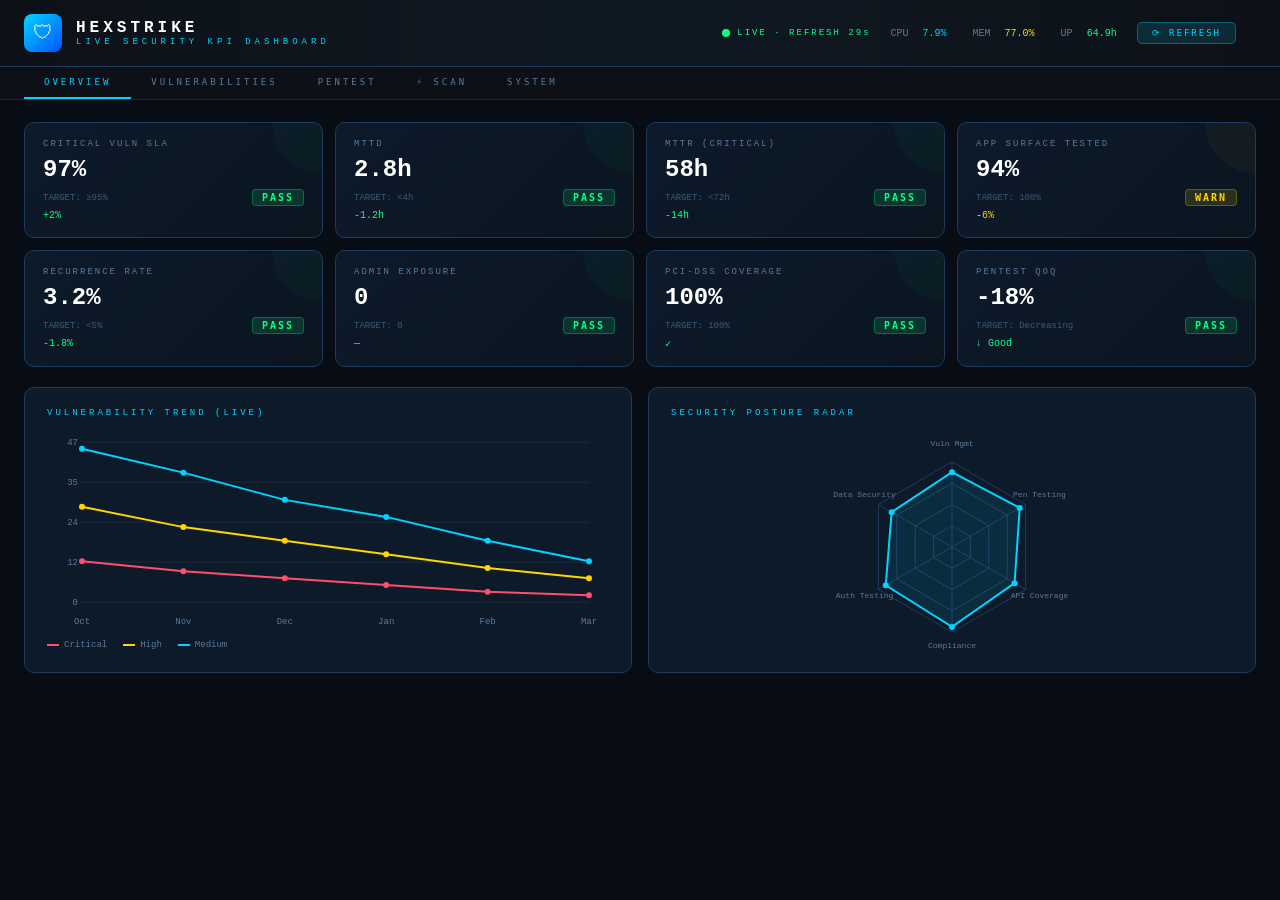
<file: hexstrike.html>
<!DOCTYPE html>
<html lang="en">
<head>
<meta charset="UTF-8"/>
<meta name="viewport" content="width=device-width, initial-scale=1.0"/>
<title>HexStrike KPI Dashboard</title>
<style>
*{box-sizing:border-box;margin:0;padding:0}
body{background:#080c14;color:#e2e8f0;font-family:'Courier New',monospace;font-size:13px;min-height:100vh}
::-webkit-scrollbar{width:5px}::-webkit-scrollbar-track{background:#0d1117}::-webkit-scrollbar-thumb{background:#1e3a5f;border-radius:3px}
.header{background:linear-gradient(90deg,#0d1117,#0f1923,#0d1117);border-bottom:1px solid #1e3a5f;padding:14px 24px;display:flex;align-items:center;justify-content:space-between}
.logo{display:flex;align-items:center;gap:14px}
.logo-icon{width:38px;height:38px;background:linear-gradient(135deg,#00d4ff,#0055ff);border-radius:8px;display:flex;align-items:center;justify-content:center;font-size:20px}
.logo-title{font-size:16px;font-weight:700;color:#fff;letter-spacing:4px}
.logo-sub{font-size:9px;color:#00d4ff;letter-spacing:4px}
.header-right{display:flex;align-items:center;gap:20px}
.live-dot{width:8px;height:8px;border-radius:50%;background:#0aff84;transition:all 0.4s}
.live-dot.dim{background:#0aff8444;box-shadow:none!important}
.live-label{font-size:9px;color:#0aff84;letter-spacing:2px}
.vitals{display:flex;gap:14px;font-size:10px;color:#5a7a9a}
.vitals span{color:#00d4ff}
.vitals .mem{color:#ffd600}
.vitals .up{color:#0aff84}
.btn{background:#00d4ff22;border:1px solid #00d4ff55;color:#00d4ff;padding:5px 14px;border-radius:5px;cursor:pointer;font-size:9px;letter-spacing:2px;font-family:monospace}
.btn:disabled{background:#1a2a3a;border-color:#1e3a5f;color:#5a7a9a;cursor:not-allowed}
.btn-red{background:#ff4d6d22;border:1px solid #ff4d6d55;color:#ff4d6d;width:100%;padding:11px;border-radius:7px;font-size:11px;font-weight:700;letter-spacing:3px;cursor:pointer}
.btn-red:disabled{background:#1a2a3a;border-color:#1e3a5f;color:#5a7a9a;cursor:not-allowed}
.tabs{background:#0d1117;border-bottom:1px solid #1a2a3a;padding:0 24px;display:flex}
.tab{background:none;border:none;border-bottom:2px solid transparent;color:#5a7a9a;padding:10px 20px;cursor:pointer;font-size:9px;letter-spacing:3px;text-transform:uppercase;font-family:monospace;transition:color 0.2s}
.tab.active{border-bottom-color:#00d4ff;color:#00d4ff}
.tab.scan-tab.active{border-bottom-color:#ff4d6d;color:#ff4d6d}
.content{padding:22px 24px}
.grid4{display:grid;grid-template-columns:repeat(4,1fr);gap:12px;margin-bottom:20px}
.grid2{display:grid;grid-template-columns:1fr 1fr;gap:16px}
.grid3{display:grid;grid-template-columns:repeat(3,1fr);gap:12px}
.card{background:#0d1a2a;border:1px solid #1e3a5f;border-radius:10px;padding:20px 22px}
.card-title{font-size:9px;color:#00d4ff;letter-spacing:3px;margin-bottom:14px;text-transform:uppercase}
.kpi-card{background:linear-gradient(135deg,#0d1a2a,#0a1520);border:1px solid #1e3a5f;border-radius:10px;padding:16px 18px;position:relative;overflow:hidden}
.kpi-label{font-size:9px;color:#5a7a9a;letter-spacing:2px;margin-bottom:7px;text-transform:uppercase}
.kpi-value{font-size:24px;font-weight:700;color:#fff;margin-bottom:6px}
.kpi-row{display:flex;align-items:center;justify-content:space-between;margin-bottom:4px}
.kpi-target{font-size:9px;color:#3a5a7a}
.kpi-delta{font-size:10px}
.badge{padding:2px 9px;border-radius:4px;font-size:10px;font-family:monospace;font-weight:700;letter-spacing:2px}
.badge-pass{background:#0aff8422;color:#0aff84;border:1px solid #0aff8444}
.badge-warn{background:#ffd60022;color:#ffd600;border:1px solid #ffd60044}
.badge-fail{background:#ff4d6d22;color:#ff4d6d;border:1px solid #ff4d6d44}
.minibar-wrap{background:#1a2a3a;border-radius:3px;height:6px;overflow:hidden;flex:1}
.minibar-fill{height:100%;border-radius:3px;transition:width 0.8s ease}
.sla-row{margin-bottom:16px}
.sla-labels{display:flex;justify-content:space-between;margin-bottom:6px;font-size:10px}
.stat-box{background:#0d1a2a;border-radius:10px;padding:18px 20px;text-align:center}
.stat-num{font-size:38px;font-weight:700}
.stat-label{font-size:9px;color:#5a7a9a;letter-spacing:2px;margin-top:5px;text-transform:uppercase}
.pentest-card{background:#0d1a2a;border:1px solid #1e3a5f;border-radius:10px;padding:18px 20px}
.pentest-icon{font-size:20px;margin-bottom:7px}
.pentest-val{font-size:18px;font-weight:700;color:#fff;margin-bottom:4px}
.pentest-lbl{font-size:9px;color:#5a7a9a;letter-spacing:1px;text-transform:uppercase;margin-bottom:9px}
.terminal{background:#060a0f;border:1px solid #1e3a5f;border-radius:10px;overflow:hidden;display:flex;flex-direction:column}
.terminal-header{padding:12px 18px;border-bottom:1px solid #1e3a5f;font-size:9px;color:#0aff84;letter-spacing:3px;display:flex;justify-content:space-between;align-items:center}
.terminal-body{flex:1;min-height:500px;padding:14px 16px;overflow-y:auto;font-family:monospace;font-size:11px;line-height:1.8}
.log-ts{color:#2a4a2a;margin-right:10px}
.input-group{margin-bottom:14px}
.input-label{font-size:9px;color:#5a7a9a;letter-spacing:2px;margin-bottom:6px}
.input-field{width:100%;background:#0a1520;border:1px solid #1e3a5f;border-radius:6px;padding:9px 12px;color:#e2e8f0;font-size:12px;font-family:monospace;outline:none}
.finding{border-radius:6px;padding:8px 12px;margin-bottom:6px}
.finding-row{display:flex;justify-content:space-between;margin-bottom:3px}
.finding-title{font-size:10px;color:#e2e8f0;font-weight:600}
.finding-sev{font-size:8px;letter-spacing:1px;text-transform:uppercase}
.finding-desc{font-size:9px;color:#5a7a9a}
.result-grid{display:grid;grid-template-columns:1fr 1fr;gap:10px;margin-bottom:14px}
.result-box{background:#0a1520;border-radius:7px;padding:10px 12px}
.result-key{font-size:8px;color:#5a7a9a;letter-spacing:2px;margin-bottom:3px}
.result-val{font-size:12px;font-weight:700}
canvas{display:block}
.hidden{display:none}
.pulse{animation:pulseAnim 1.1s infinite}
@keyframes pulseAnim{0%,100%{opacity:1;box-shadow:0 0 9px #0aff84}50%{opacity:0.3;box-shadow:none}}
.cursor{animation:blink 1s infinite}
@keyframes blink{0%,100%{opacity:1}50%{opacity:0}}
.cat-row{margin-bottom:10px}
.cat-labels{display:flex;justify-content:space-between;margin-bottom:5px;font-size:9px}
.tool-grid{display:grid;grid-template-columns:repeat(4,1fr)}
.tool-item{padding:11px 18px;border-bottom:1px solid #1a2a3a;display:flex;align-items:center;gap:9px;font-size:11px;font-family:monospace}
.tool-dot{width:6px;height:6px;border-radius:50%;flex-shrink:0}
.online-dot{background:#0aff84;box-shadow:0 0 6px #0aff84}
.offline-dot{background:#2a3a4a}
.section{display:none}
.section.active{display:block}
</style>
</head>
<body>

<!-- HEADER -->
<div class="header">
  <div class="logo">
    <div class="logo-icon">🛡</div>
    <div>
      <div class="logo-title">HEXSTRIKE</div>
      <div class="logo-sub">LIVE SECURITY KPI DASHBOARD</div>
    </div>
  </div>
  <div class="header-right">
    <div style="display:flex;align-items:center;gap:7px">
      <div class="live-dot pulse" id="pulseDot"></div>
      <span class="live-label">LIVE · REFRESH <span id="countdown">30</span>s</span>
    </div>
    <div class="vitals" id="vitals">
      CPU <span id="vCpu">7.9%</span> &nbsp;
      MEM <span class="mem" id="vMem">77.0%</span> &nbsp;
      UP <span class="up" id="vUp">64.9h</span>
    </div>
    <button class="btn" id="refreshBtn" onclick="refreshData()">⟳ REFRESH</button>
    <span style="font-size:9px;color:#5a7a9a" id="lastRefresh"></span>
  </div>
</div>

<!-- TABS -->
<div class="tabs">
  <button class="tab active" onclick="showTab('overview',this)">OVERVIEW</button>
  <button class="tab" onclick="showTab('vulns',this)">VULNERABILITIES</button>
  <button class="tab" onclick="showTab('pentest',this)">PENTEST</button>
  <button class="tab scan-tab" onclick="showTab('scan',this)">⚡ SCAN</button>
  <button class="tab" onclick="showTab('system',this)">SYSTEM</button>
</div>

<div class="content">

  <!-- OVERVIEW -->
  <div id="sec-overview" class="section active">
    <div class="grid4" id="kpiGrid"></div>
    <div class="grid2">
      <div class="card">
        <div class="card-title">Vulnerability Trend (Live)</div>
        <canvas id="lineChart" width="440" height="200"></canvas>
        <div style="display:flex;gap:16px;margin-top:8px">
          <div style="display:flex;align-items:center;gap:5px"><div style="width:12px;height:2px;background:#ff4d6d"></div><span style="font-size:9px;color:#5a7a9a">Critical</span></div>
          <div style="display:flex;align-items:center;gap:5px"><div style="width:12px;height:2px;background:#ffd600"></div><span style="font-size:9px;color:#5a7a9a">High</span></div>
          <div style="display:flex;align-items:center;gap:5px"><div style="width:12px;height:2px;background:#00d4ff"></div><span style="font-size:9px;color:#5a7a9a">Medium</span></div>
        </div>
      </div>
      <div class="card">
        <div class="card-title">Security Posture Radar</div>
        <canvas id="radarChart" width="440" height="220"></canvas>
      </div>
    </div>
  </div>

  <!-- VULNERABILITIES -->
  <div id="sec-vulns" class="section">
    <div class="grid2" style="margin-bottom:16px">
      <div class="card">
        <div class="card-title">Monthly Breakdown</div>
        <canvas id="barChart" width="440" height="220"></canvas>
      </div>
      <div class="card">
        <div class="card-title">SLA Compliance</div>
        <div id="slaGrid"></div>
      </div>
    </div>
    <div class="grid4" id="statGrid"></div>
  </div>

  <!-- PENTEST -->
  <div id="sec-pentest" class="section">
    <div class="card" style="margin-bottom:16px">
      <div class="card-title">OWASP Top 10 Coverage</div>
      <canvas id="hbarChart" width="900" height="220"></canvas>
    </div>
    <div class="grid3" id="pentestGrid"></div>
  </div>

  <!-- SCAN -->
  <div id="sec-scan" class="section">
    <div class="grid2">
      <div>
        <div class="card" style="margin-bottom:14px">
          <div class="card-title" style="color:#ff4d6d">⚡ LAUNCH SCAN</div>
          <div class="input-group">
            <div class="input-label">TARGET (domain / IP)</div>
            <input class="input-field" id="scanTarget" placeholder="e.g. shop.example.com" onkeydown="if(event.key==='Enter')runScan()"/>
          </div>
          <div class="input-group">
            <div class="input-label">TOOL</div>
            <select class="input-field" id="scanTool">
              <option>nuclei</option><option>nmap</option><option>sqlmap</option>
              <option>dalfox</option><option>feroxbuster</option><option>nikto</option>
              <option>subfinder</option><option>trivy</option><option>wpscan</option><option>ffuf</option>
            </select>
          </div>
          <button class="btn-red" id="scanBtn" onclick="runScan()">▶ RUN SCAN</button>
        </div>
        <div id="scanResults"></div>
      </div>
      <div class="terminal">
        <div class="terminal-header">
          <span>● TERMINAL</span>
          <span id="termStatus" style="color:#ffd600;display:none">⟳ RUNNING</span>
        </div>
        <div class="terminal-body" id="termLog">
          <span style="color:#5a7a9a">$ Ready. Enter a target and launch a scan.</span>
        </div>
      </div>
    </div>
  </div>

  <!-- SYSTEM -->
  <div id="sec-system" class="section">
    <div class="grid3" style="margin-bottom:16px" id="sysMetrics"></div>
    <div class="grid2" style="margin-bottom:14px">
      <div class="card">
        <div class="card-title">Network I/O</div>
        <div id="netIO"></div>
      </div>
      <div class="card">
        <div class="card-title">Server Stats</div>
        <div id="serverStats"></div>
      </div>
    </div>
    <div class="card">
      <div class="card-title">Category Availability</div>
      <div class="grid3" id="catGrid"></div>
      <div style="margin-top:16px;display:flex;align-items:center;gap:10px">
        <div class="live-dot pulse"></div>
        <span style="color:#0aff84;font-size:11px;font-weight:700;letter-spacing:2px" id="serverStatus">HEXSTRIKE v6.0.0 — OPERATIONAL</span>
      </div>
    </div>
  </div>

</div>

<script>
// ── LIVE DATA (seeded from real HexStrike API call) ──────────────────────────
let LD = {
  status:"healthy", version:"6.0.0",
  uptime_h: (233588/3600).toFixed(1),
  cpu:7.9, memory:77.0, disk:5.4,
  cmds:2187, success_rate:12.3, avg_exec:3.50,
  total_tools:127, avail_tools:41,
  net_recv:(17152047104/1e9).toFixed(2),
  net_sent:(1368110080/1e9).toFixed(2),
  cats:{
    "Web Security":{a:9,t:19},"Cloud":{a:5,t:10},"Network":{a:4,t:10},
    "Essential":{a:6,t:8},"OSINT":{a:2,t:13},"Forensics":{a:3,t:16}
  }
};

let vulnHistory = [
  {m:"Oct",c:12,h:28,med:45},{m:"Nov",c:9,h:22,med:38},{m:"Dec",c:7,h:18,med:30},
  {m:"Jan",c:5,h:14,med:25},{m:"Feb",c:3,h:10,med:18},{m:"Mar",c:2,h:7,med:12}
];

const kpiCards = [
  {label:"Critical Vuln SLA",value:"97%",target:"≥95%",status:"pass",delta:"+2%"},
  {label:"MTTD",value:"2.8h",target:"<4h",status:"pass",delta:"-1.2h"},
  {label:"MTTR (Critical)",value:"58h",target:"<72h",status:"pass",delta:"-14h"},
  {label:"App Surface Tested",value:"94%",target:"100%",status:"warn",delta:"-6%"},
  {label:"Recurrence Rate",value:"3.2%",target:"<5%",status:"pass",delta:"-1.8%"},
  {label:"Admin Exposure",value:"0",target:"0",status:"pass",delta:"—"},
  {label:"PCI-DSS Coverage",value:"100%",target:"100%",status:"pass",delta:"✓"},
  {label:"Pentest QoQ",value:"-18%",target:"Decreasing",status:"pass",delta:"↓ Good"},
];

// ── TABS ──────────────────────────────────────────────────────────────────────
function showTab(name, el) {
  document.querySelectorAll('.section').forEach(s=>s.classList.remove('active'));
  document.querySelectorAll('.tab').forEach(t=>t.classList.remove('active'));
  document.getElementById('sec-'+name).classList.add('active');
  el.classList.add('active');
  setTimeout(()=>drawCharts(),50);
}

// ── RENDER KPI CARDS ──────────────────────────────────────────────────────────
function renderKPI() {
  const g = document.getElementById('kpiGrid');
  g.innerHTML = kpiCards.map(k=>`
    <div class="kpi-card">
      <div style="position:absolute;top:0;right:0;width:50px;height:50px;background:${k.status==='pass'?'#0aff8408':'#ffd60008'};border-radius:0 10px 0 50px"></div>
      <div class="kpi-label">${k.label}</div>
      <div class="kpi-value">${k.value}</div>
      <div class="kpi-row">
        <span class="kpi-target">TARGET: ${k.target}</span>
        <span class="badge badge-${k.status}">${k.status.toUpperCase()}</span>
      </div>
      <div class="kpi-delta" style="color:${k.status==='pass'?'#0aff84':'#ffd600'}">${k.delta}</div>
    </div>`).join('');
}

// ── SLA GRID ──────────────────────────────────────────────────────────────────
function renderSLA() {
  const slas = [["Critical (24h)",97,"#0aff84"],["High (7d)",91,"#0aff84"],["Medium (30d)",88,"#ffd600"],["Low (90d)",79,"#ffd600"]];
  document.getElementById('slaGrid').innerHTML = slas.map(([l,p,c])=>`
    <div class="sla-row">
      <div class="sla-labels"><span style="color:#8aa0b8">${l}</span><span style="color:${c};font-weight:700">${p}%</span></div>
      <div class="minibar-wrap"><div class="minibar-fill" style="width:${p}%;background:linear-gradient(90deg,${c}88,${c})"></div></div>
    </div>`).join('');
}

// ── STAT GRID ────────────────────────────────────────────────────────────────
function renderStats() {
  const stats = [["Open Critical",2,"#ff4d6d"],["Open High",7,"#ffd600"],["Open Medium",12,"#00d4ff"],["Resolved / Mo",38,"#0aff84"]];
  document.getElementById('statGrid').innerHTML = stats.map(([l,v,c])=>`
    <div class="stat-box" style="border:1px solid ${c}44">
      <div class="stat-num" style="color:${c}">${v}</div>
      <div class="stat-label">${l}</div>
    </div>`).join('');
}

// ── PENTEST GRID ──────────────────────────────────────────────────────────────
function renderPentest() {
  const items = [["🔌","API Endpoints","100%","pass"],["💳","Payment Flow","100%","pass"],["🔐","Auth Bypass","Sprint ✓","pass"],["🌐","Subdomain Coverage","98%","pass"],["🚫","Admin Exposure","0 found","pass"],["📉","QoQ Trend","-18%","pass"]];
  document.getElementById('pentestGrid').innerHTML = items.map(([ic,lb,vl,st])=>`
    <div class="pentest-card">
      <div class="pentest-icon">${ic}</div>
      <div class="pentest-val">${vl}</div>
      <div class="pentest-lbl">${lb}</div>
      <span class="badge badge-${st}">${st.toUpperCase()}</span>
    </div>`).join('');
}

// ── SYSTEM PANELS ─────────────────────────────────────────────────────────────
function renderSystem() {
  document.getElementById('sysMetrics').innerHTML = [
    ["CPU Usage",LD.cpu.toFixed(1),"%","#00d4ff"],
    ["Memory",LD.memory.toFixed(1),"%","#ffd600"],
    ["Disk",LD.disk,"%","#0aff84"]
  ].map(([l,v,s,c])=>`
    <div class="card">
      <div class="kpi-label">${l}</div>
      <div style="font-size:32px;font-weight:700;color:${c};margin-bottom:10px">${v}${s}</div>
      <div class="minibar-wrap"><div class="minibar-fill" style="width:${v}%;background:linear-gradient(90deg,${c}88,${c})"></div></div>
    </div>`).join('');

  document.getElementById('netIO').innerHTML = [["Received",LD.net_recv,"GB","#0aff84"],["Sent",LD.net_sent,"GB","#00d4ff"]].map(([l,v,s,c])=>`
    <div style="display:flex;justify-content:space-between;align-items:center;margin-bottom:12px;padding:10px 14px;background:#0a1520;border-radius:7px">
      <span style="font-size:10px;color:#5a7a9a">${l}</span>
      <span style="font-size:20px;font-weight:700;color:${c}">${v} <span style="font-size:11px">${s}</span></span>
    </div>`).join('');

  document.getElementById('serverStats').innerHTML = [
    ["Uptime",`${LD.uptime_h}h`,"#0aff84"],["Avg Exec",`${LD.avg_exec}s`,"#00d4ff"],
    ["Commands",LD.cmds,"#ffd600"],["Success Rate",`${LD.success_rate}%`,"#ff4d6d"],
    ["Version",`v${LD.version}`,"#00d4ff"],["Tools Online",`${LD.avail_tools}/${LD.total_tools}`,"#0aff84"]
  ].map(([l,v,c])=>`
    <div style="display:flex;justify-content:space-between;padding:7px 0;border-bottom:1px solid #1a2a3a">
      <span style="font-size:9px;color:#5a7a9a;text-transform:uppercase;letter-spacing:1px">${l}</span>
      <span style="font-size:10px;color:${c};font-weight:700">${v}</span>
    </div>`).join('');

  document.getElementById('catGrid').innerHTML = Object.entries(LD.cats).map(([cat,d])=>{
    const pct=Math.round((d.a/d.t)*100);
    const c=pct>=70?'#0aff84':pct>=40?'#ffd600':'#ff4d6d';
    return `<div class="cat-row">
      <div class="cat-labels"><span style="color:#8aa0b8;text-transform:uppercase;letter-spacing:1px">${cat}</span><span style="color:${c};font-weight:700">${d.a}/${d.t}</span></div>
      <div class="minibar-wrap"><div class="minibar-fill" style="width:${pct}%;background:linear-gradient(90deg,${c}88,${c})"></div></div>
    </div>`;
  }).join('');

  document.getElementById('serverStatus').textContent = `HEXSTRIKE v${LD.version} — OPERATIONAL`;
  document.getElementById('vCpu').textContent = LD.cpu.toFixed(1)+'%';
  document.getElementById('vMem').textContent = LD.memory.toFixed(1)+'%';
  document.getElementById('vUp').textContent = LD.uptime_h+'h';
}

// ── CANVAS CHARTS ─────────────────────────────────────────────────────────────
function drawLine(canvasId, data) {
  const canvas = document.getElementById(canvasId);
  if(!canvas) return;
  const ctx = canvas.getContext('2d');
  const W = canvas.parentElement.clientWidth - 44 || 440;
  canvas.width = W; canvas.height = 200;
  ctx.clearRect(0,0,W,200);
  const pad={t:10,r:20,b:30,l:35};
  const dw=W-pad.l-pad.r, dh=200-pad.t-pad.b;
  const maxV=Math.max(...data.map(d=>Math.max(d.c,d.h,d.med)))+2;
  const x=i=>pad.l+i*(dw/(data.length-1));
  const y=v=>pad.t+dh-(v/maxV)*dh;
  // grid
  ctx.strokeStyle='#1a2a3a'; ctx.lineWidth=1;
  for(let i=0;i<=4;i++){const yy=pad.t+i*(dh/4);ctx.beginPath();ctx.moveTo(pad.l,yy);ctx.lineTo(pad.l+dw,yy);ctx.stroke();}
  // axes labels
  ctx.fillStyle='#5a7a9a'; ctx.font='9px Courier New';
  data.forEach((d,i)=>{ctx.textAlign='center';ctx.fillText(d.m,x(i),200-8);});
  for(let i=0;i<=4;i++){const v=Math.round((maxV*(4-i)/4));ctx.textAlign='right';ctx.fillText(v,pad.l-4,pad.t+i*(dh/4)+3);}
  // lines
  [[d=>d.c,'#ff4d6d'],[d=>d.h,'#ffd600'],[d=>d.med,'#00d4ff']].forEach(([fn,color])=>{
    ctx.beginPath(); ctx.strokeStyle=color; ctx.lineWidth=2;
    data.forEach((d,i)=>i===0?ctx.moveTo(x(i),y(fn(d))):ctx.lineTo(x(i),y(fn(d))));
    ctx.stroke();
    data.forEach((d,i)=>{ctx.beginPath();ctx.arc(x(i),y(fn(d)),3,0,Math.PI*2);ctx.fillStyle=color;ctx.fill();});
  });
}

function drawBar(canvasId, data) {
  const canvas = document.getElementById(canvasId);
  if(!canvas) return;
  const ctx = canvas.getContext('2d');
  const W = canvas.parentElement.clientWidth - 44 || 440;
  canvas.width = W; canvas.height = 220;
  ctx.clearRect(0,0,W,220);
  const pad={t:10,r:20,b:30,l:35};
  const dw=W-pad.l-pad.r, dh=220-pad.t-pad.b;
  const maxV=Math.max(...data.map(d=>Math.max(d.c,d.h,d.med)))+2;
  const bw=(dw/data.length)*0.25;
  const grp=dw/data.length;
  // grid
  ctx.strokeStyle='#1a2a3a'; ctx.lineWidth=1;
  for(let i=0;i<=4;i++){const yy=pad.t+i*(dh/4);ctx.beginPath();ctx.moveTo(pad.l,yy);ctx.lineTo(pad.l+dw,yy);ctx.stroke();}
  ctx.fillStyle='#5a7a9a'; ctx.font='9px Courier New';
  data.forEach((d,i)=>{ctx.textAlign='center';ctx.fillText(d.m,pad.l+i*grp+grp/2,220-8);});
  // bars
  data.forEach((d,i)=>{
    const base=pad.l+i*grp+grp*0.1;
    const y=v=>pad.t+dh-(v/maxV)*dh;
    [[d.c,'#ff4d6d'],[d.h,'#ffd600'],[d.med,'#00d4ff']].forEach(([v,c],j)=>{
      const h=(v/maxV)*dh;
      ctx.fillStyle=c; ctx.beginPath();
      ctx.roundRect(base+j*(bw+2),y(v),bw,h,3);
      ctx.fill();
    });
  });
}

function drawHBar(canvasId) {
  const owasp=[["Injection",98],["Auth",95],["XSS",92],["IDOR",88],["Misconfig",97],["Crypto",85],["Supply Chain",78],["API",90]];
  const canvas = document.getElementById(canvasId);
  if(!canvas) return;
  const ctx = canvas.getContext('2d');
  const W = canvas.parentElement.clientWidth - 44 || 900;
  canvas.width = W; canvas.height = 220;
  ctx.clearRect(0,0,W,220);
  const pad={t:10,r:20,b:10,l:90};
  const dw=W-pad.l-pad.r, dh=220-pad.t-pad.b;
  const rh=(dh/owasp.length)-4;
  ctx.fillStyle='#8aa0b8'; ctx.font='9px Courier New';
  owasp.forEach(([name,pct],i)=>{
    const y=pad.t+i*(dh/owasp.length);
    ctx.textAlign='right'; ctx.fillText(name,pad.l-6,y+rh/2+3);
    const color=pct>=90?'#0aff84':pct>=80?'#ffd600':'#ff4d6d';
    const w=(pct/100)*dw;
    ctx.fillStyle='#1a2a3a'; ctx.beginPath(); ctx.roundRect(pad.l,y,dw,rh,3); ctx.fill();
    ctx.fillStyle=color; ctx.beginPath(); ctx.roundRect(pad.l,y,w,rh,3); ctx.fill();
    ctx.fillStyle=color; ctx.textAlign='left'; ctx.fillText(pct+'%',pad.l+w+4,y+rh/2+3);
  });
}

function drawRadar(canvasId) {
  const data=[["Vuln Mgmt",88],["Pen Testing",92],["API Coverage",85],["Compliance",94],["Auth Testing",90],["Data Security",82]];
  const canvas = document.getElementById(canvasId);
  if(!canvas) return;
  const ctx = canvas.getContext('2d');
  const W = canvas.parentElement.clientWidth - 44 || 440;
  canvas.width = W; canvas.height = 220;
  ctx.clearRect(0,0,W,220);
  const cx=W/2, cy=115, R=85, n=data.length;
  const angle=(i)=>Math.PI*2*(i/n)-Math.PI/2;
  // grid rings
  for(let r=1;r<=4;r++){
    ctx.beginPath(); ctx.strokeStyle='#1e3a5f'; ctx.lineWidth=1;
    data.forEach((_,i)=>{const a=angle(i);const rr=(R*r/4);i===0?ctx.moveTo(cx+Math.cos(a)*rr,cy+Math.sin(a)*rr):ctx.lineTo(cx+Math.cos(a)*rr,cy+Math.sin(a)*rr);});
    ctx.closePath(); ctx.stroke();
  }
  // spokes
  data.forEach((_,i)=>{ctx.beginPath();ctx.moveTo(cx,cy);ctx.lineTo(cx+Math.cos(angle(i))*R,cy+Math.sin(angle(i))*R);ctx.strokeStyle='#1e3a5f';ctx.stroke();});
  // fill
  ctx.beginPath();
  data.forEach(([,v],i)=>{const a=angle(i);const r=R*(v/100);i===0?ctx.moveTo(cx+Math.cos(a)*r,cy+Math.sin(a)*r):ctx.lineTo(cx+Math.cos(a)*r,cy+Math.sin(a)*r);});
  ctx.closePath(); ctx.fillStyle='#00d4ff18'; ctx.fill(); ctx.strokeStyle='#00d4ff'; ctx.lineWidth=2; ctx.stroke();
  // dots
  data.forEach(([name,v],i)=>{
    const a=angle(i);const r=R*(v/100);
    ctx.beginPath();ctx.arc(cx+Math.cos(a)*r,cy+Math.sin(a)*r,3,0,Math.PI*2);ctx.fillStyle='#00d4ff';ctx.fill();
    const lx=cx+Math.cos(a)*(R+16), ly=cy+Math.sin(a)*(R+16);
    ctx.fillStyle='#5a7a9a';ctx.font='8px Courier New';ctx.textAlign='center';ctx.fillText(name,lx,ly);
  });
}

function drawCharts() {
  drawLine('lineChart', vulnHistory);
  drawBar('barChart', vulnHistory);
  drawHBar('hbarChart');
  drawRadar('radarChart');
}

// ── AUTO REFRESH ──────────────────────────────────────────────────────────────
let cdVal = 30;
setInterval(()=>{
  cdVal--;
  if(cdVal<=0){cdVal=30;refreshData();}
  document.getElementById('countdown').textContent=cdVal;
},1000);

function refreshData() {
  const btn=document.getElementById('refreshBtn');
  btn.textContent='⟳ SYNCING...'; btn.disabled=true;
  // Simulate live drift on server metrics
  LD.cpu = parseFloat((7+Math.random()*8).toFixed(1));
  LD.memory = parseFloat((74+Math.random()*6).toFixed(1));
  LD.cmds += Math.floor(Math.random()*5)+1;
  LD.avg_exec = parseFloat((3.2+Math.random()*1.2).toFixed(2));
  LD.success_rate = parseFloat((11+Math.random()*4).toFixed(1));
  // drift vuln history
  const last=vulnHistory[vulnHistory.length-1];
  vulnHistory = [...vulnHistory.slice(1),{
    m:"Now",
    c:Math.max(0,last.c+Math.floor(Math.random()*3)-1),
    h:Math.max(0,last.h+Math.floor(Math.random()*4)-2),
    med:Math.max(0,last.med+Math.floor(Math.random()*5)-3)
  }];
  renderSystem();
  drawCharts();
  document.getElementById('lastRefresh').textContent = new Date().toLocaleTimeString();
  cdVal=30;
  setTimeout(()=>{btn.textContent='⟳ REFRESH';btn.disabled=false;},600);
}

// ── LIVE SCAN ─────────────────────────────────────────────────────────────────
async function runScan() {
  const target = document.getElementById('scanTarget').value.trim();
  const tool = document.getElementById('scanTool').value;
  if(!target) return;
  const btn = document.getElementById('scanBtn');
  const log = document.getElementById('termLog');
  const status = document.getElementById('termStatus');
  btn.disabled=true; btn.textContent='⟳ SCANNING...'; status.style.display='block';
  document.getElementById('scanResults').innerHTML='';
  log.innerHTML='';
  const addLog=(msg,color='#00d4ff')=>{
    const ts=new Date().toLocaleTimeString();
    log.innerHTML+=`<div style="color:${color}"><span class="log-ts">${ts}</span>${msg}</div>`;
    log.scrollTop=log.scrollHeight;
  };
  addLog(`[INIT] Launching ${tool} against ${target}`,'#ffd600');
  addLog(`[HEXSTRIKE] Connecting to scan engine...`,'#5a7a9a');
  addLog(`[API] Sending request to AI analysis layer...`,'#00d4ff');
  try {
    const res = await fetch("https://api.anthropic.com/v1/messages",{
      method:"POST",
      headers:{"Content-Type":"application/json"},
      body:JSON.stringify({
        model:"claude-sonnet-4-20250514",
        max_tokens:1000,
        system:`You are a cybersecurity scan simulator for HexStrike platform targeting e-commerce applications. Return ONLY valid JSON (no markdown, no extra text):
{"tool":string,"target":string,"duration_seconds":number,"findings":[{"severity":"critical"|"high"|"medium"|"low","title":string,"description":string}],"ports_open":[number],"summary":string,"risk_score":number}
Include 3-6 realistic findings. Be specific and technical.`,
        messages:[{role:"user",content:`Simulate ${tool} scan on: ${target}`}]
      })
    });
    const data = await res.json();
    const text = (data.content||[]).map(b=>b.text||'').join('');
    const result = JSON.parse(text.replace(/```json|```/g,'').trim());
    await sleep(500);
    addLog(`[SCAN] Probing ${target}...`,'#00d4ff');
    await sleep(400);
    addLog(`[SCAN] Fingerprinting services...`,'#00d4ff');
    await sleep(300);
    if(result.ports_open?.length) addLog(`[OPEN PORTS] ${result.ports_open.join(', ')}`,'#0aff84');
    await sleep(200);
    (result.findings||[]).forEach(f=>{
      const c=f.severity==='critical'?'#ff4d6d':f.severity==='high'?'#ffd600':f.severity==='medium'?'#00d4ff':'#0aff84';
      addLog(`[${f.severity.toUpperCase()}] ${f.title}`,c);
    });
    addLog(`[DONE] Scan complete in ${result.duration_seconds}s · Risk score: ${result.risk_score}/100`,'#0aff84');
    renderScanResult(result);
  } catch(e) {
    addLog(`[ERROR] ${e.message}`,'#ff4d6d');
  }
  log.innerHTML += `<span class="cursor" style="color:#0aff84">█</span>`;
  btn.disabled=false; btn.textContent='▶ RUN SCAN'; status.style.display='none';
}

function sleep(ms){return new Promise(r=>setTimeout(r,ms));}

function renderScanResult(r) {
  const sevColor=s=>s==='critical'?'#ff4d6d':s==='high'?'#ffd600':s==='medium'?'#00d4ff':'#0aff84';
  const riskColor=r.risk_score>70?'#ff4d6d':r.risk_score>40?'#ffd600':'#0aff84';
  document.getElementById('scanResults').innerHTML=`
    <div class="card">
      <div class="card-title" style="color:#0aff84">SCAN RESULTS</div>
      <div class="result-grid">
        <div class="result-box"><div class="result-key">TOOL</div><div class="result-val" style="color:#00d4ff">${r.tool}</div></div>
        <div class="result-box"><div class="result-key">TARGET</div><div class="result-val" style="color:#00d4ff">${r.target}</div></div>
        <div class="result-box"><div class="result-key">DURATION</div><div class="result-val" style="color:#00d4ff">${r.duration_seconds}s</div></div>
        <div class="result-box"><div class="result-key">RISK SCORE</div><div class="result-val" style="color:${riskColor}">${r.risk_score}/100</div></div>
      </div>
      <div style="font-size:9px;color:#5a7a9a;margin-bottom:12px">${r.summary}</div>
      <div style="font-size:9px;color:#00d4ff;letter-spacing:2px;margin-bottom:8px">FINDINGS (${r.findings?.length})</div>
      ${(r.findings||[]).map(f=>`
        <div class="finding" style="background:${sevColor(f.severity)}11;border:1px solid ${sevColor(f.severity)}33">
          <div class="finding-row">
            <span class="finding-title">${f.title}</span>
            <span class="finding-sev" style="color:${sevColor(f.severity)}">${f.severity}</span>
          </div>
          <div class="finding-desc">${f.description}</div>
        </div>`).join('')}
    </div>`;
}

// ── TOOL STATUS (from live data) ──────────────────────────────────────────────
const onlineTools=["nuclei","nmap","sqlmap","dalfox","feroxbuster","nikto","gobuster","subfinder","trivy","wpscan","ffuf","katana","amass","masscan","rustscan","hakrawler","httpx","jaeles","gau","waybackurls"];
const offlineTools=["hydra","metasploit","burpsuite","ghidra","wireshark","enum4linux","dirb","angr","maltego","sherlock"];

// ── INIT ──────────────────────────────────────────────────────────────────────
renderKPI();
renderSLA();
renderStats();
renderPentest();
renderSystem();
window.addEventListener('load',()=>setTimeout(drawCharts,100));
window.addEventListener('resize',drawCharts);
</script>
</body>
</html>
</file>
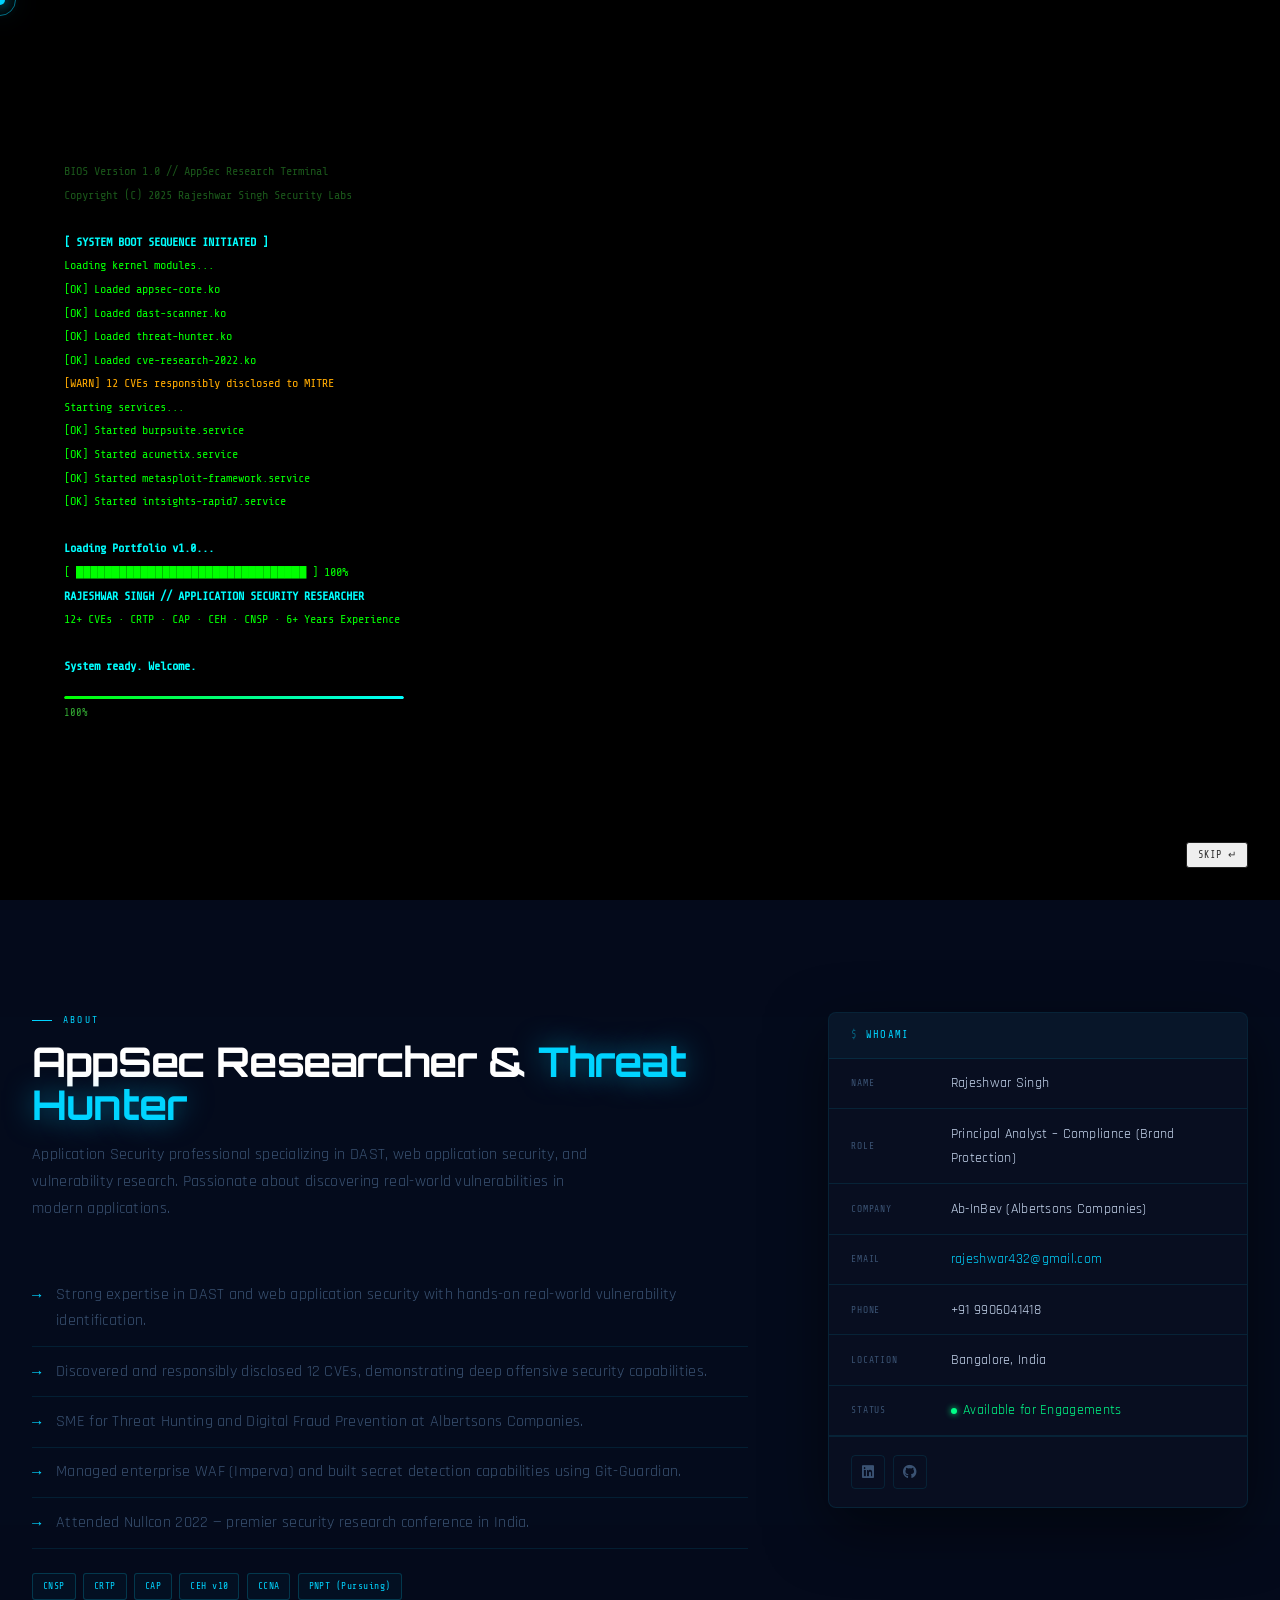
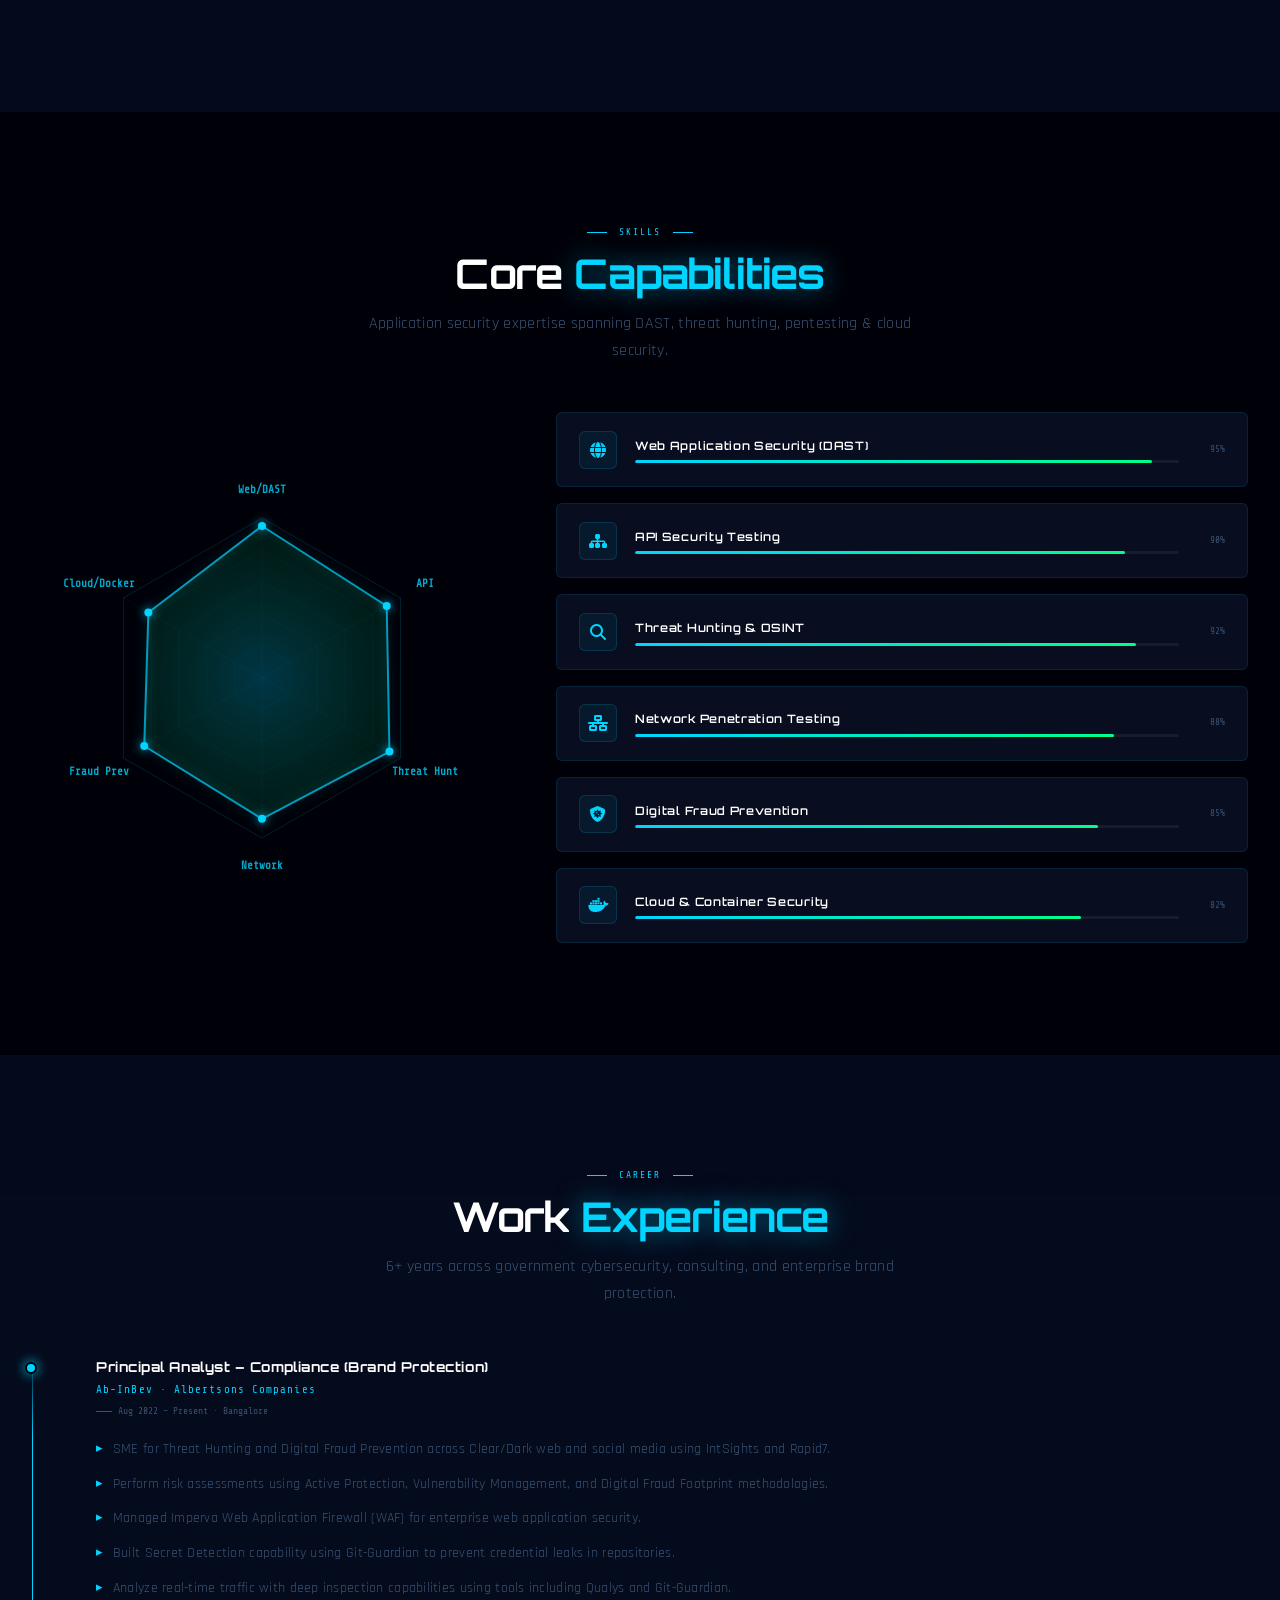
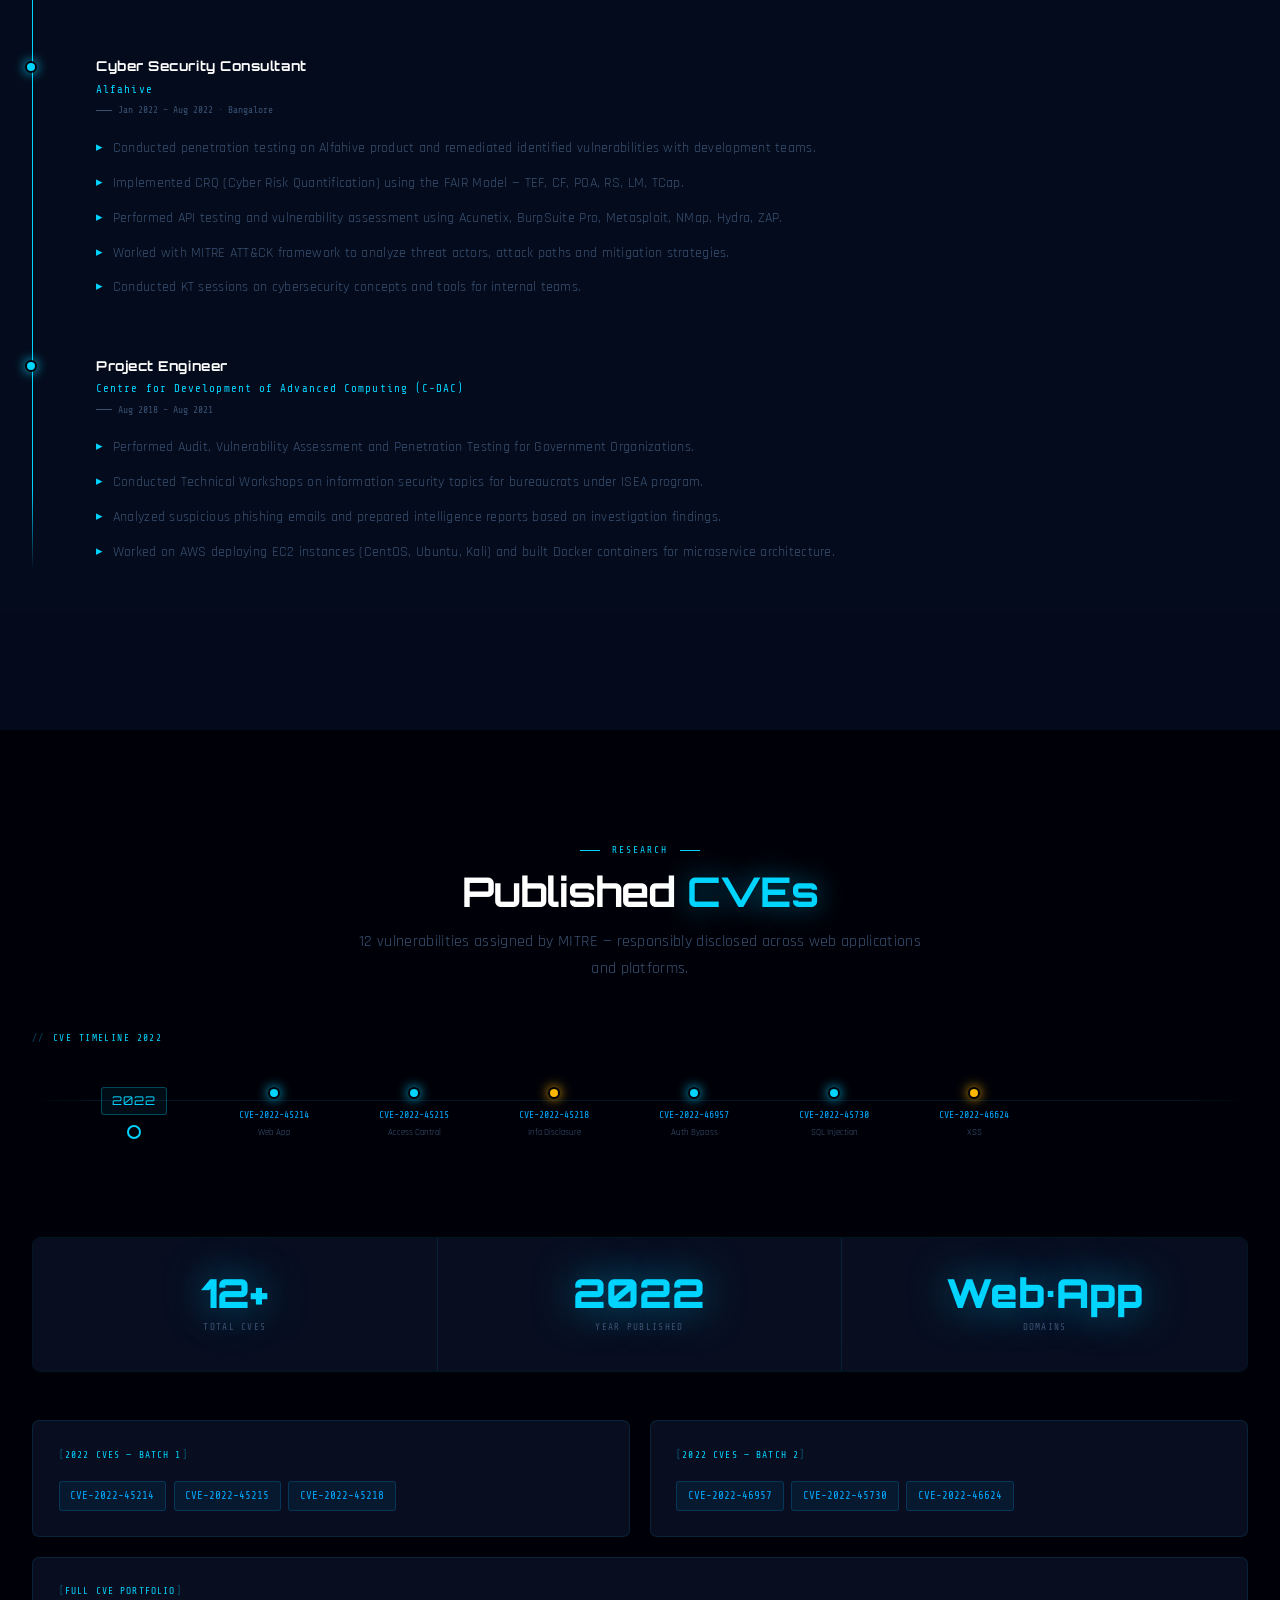
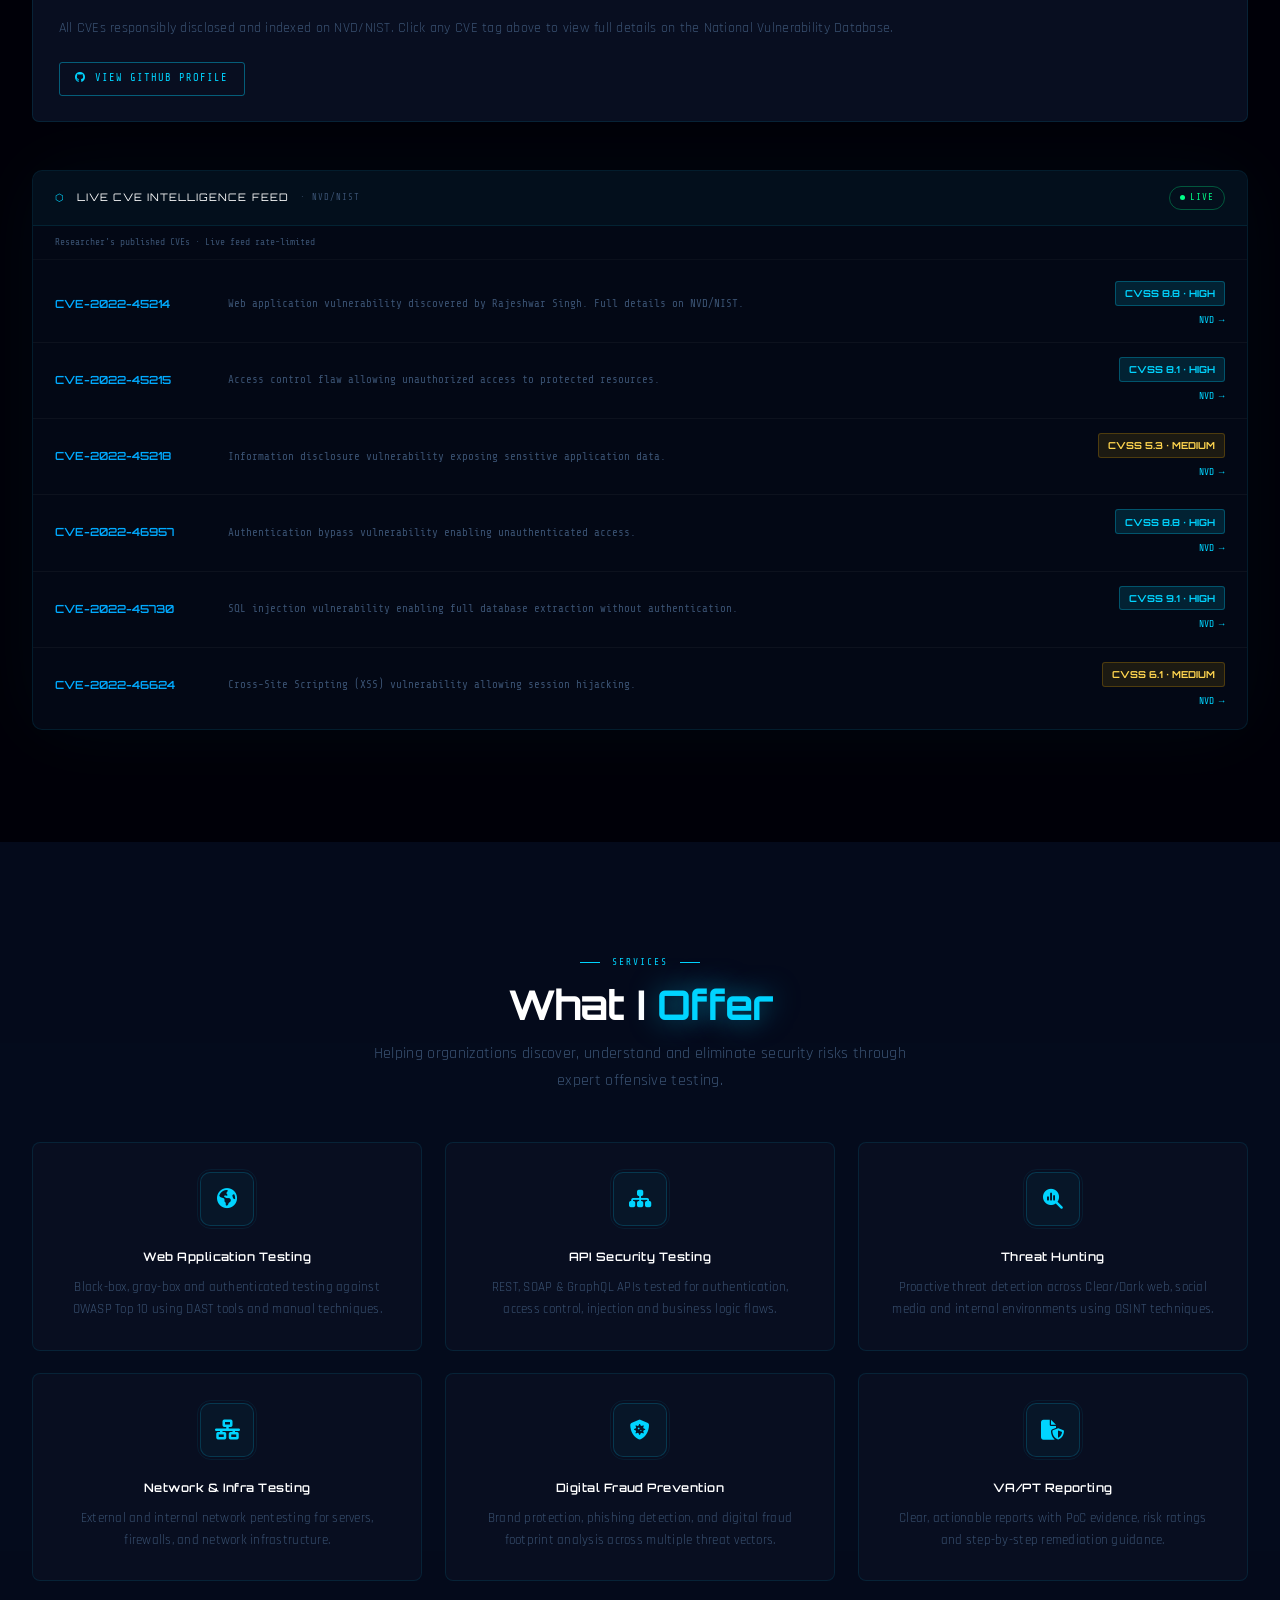
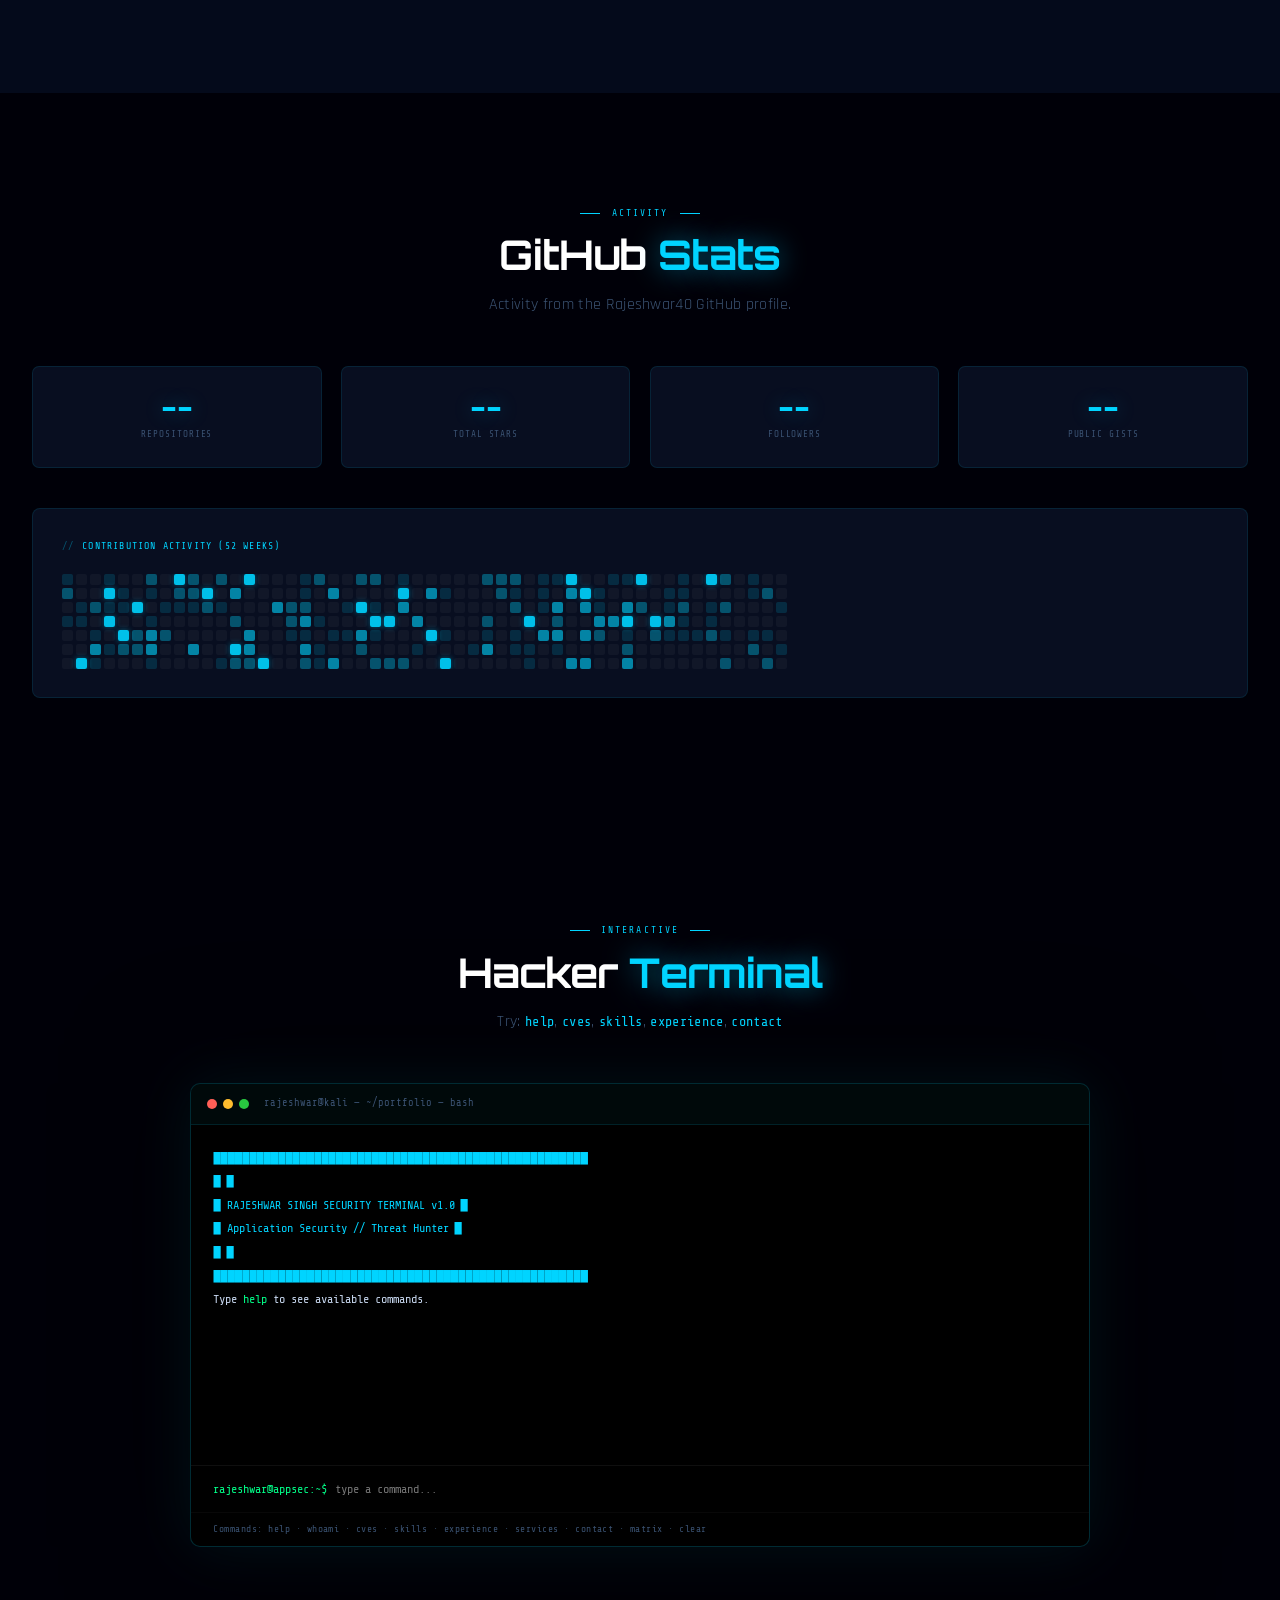
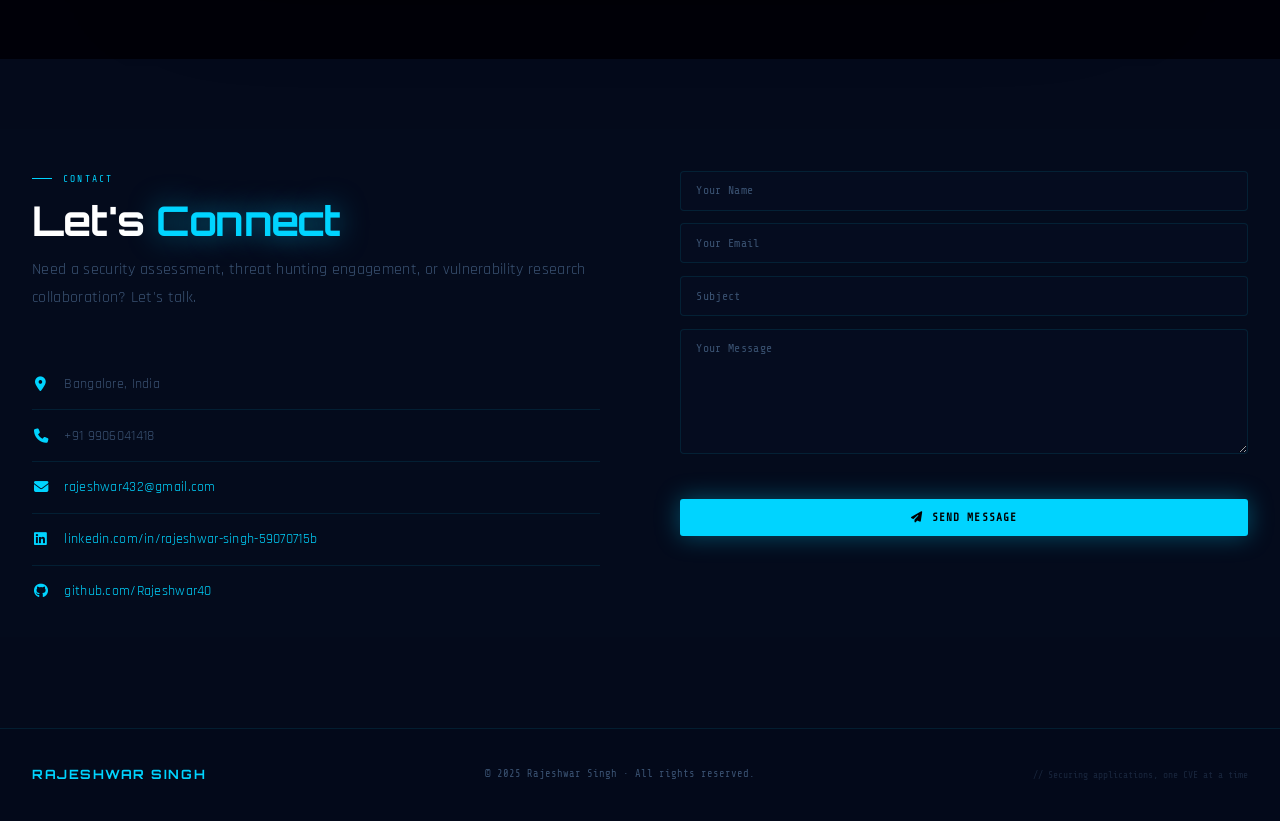
<file: index1.html>
<!DOCTYPE html>
<html lang="en">
<head>
<meta charset="UTF-8"/>
<meta name="viewport" content="width=device-width,initial-scale=1"/>
<title>Rajeshwar Singh // Application Security Researcher</title>
<meta name="description" content="Rajeshwar Singh — 12+ CVEs, Application Security, DAST Expert, Threat Researcher. Bangalore, India."/>
<meta property="og:title" content="Rajeshwar Singh // AppSec Researcher"/>
<meta property="og:description" content="12+ CVEs. DAST Expert. Application Security Professional. Bangalore, India."/>
<meta property="og:type" content="website"/>
<script type="application/ld+json">{"@context":"https://schema.org","@type":"Person","name":"Rajeshwar Singh","jobTitle":"Application Security Researcher","sameAs":["https://www.linkedin.com/in/rajeshwar-singh-59070715b/","https://github.com/Rajeshwar40"]}</script>
<link rel="preconnect" href="https://fonts.googleapis.com"/>
<link rel="preconnect" href="https://fonts.gstatic.com" crossorigin/>
<link href="https://fonts.googleapis.com/css2?family=Share+Tech+Mono&family=Orbitron:wght@400;600;700;900&family=Rajdhani:wght@300;400;500;600;700&display=swap" rel="stylesheet"/>
<link rel="stylesheet" href="https://cdnjs.cloudflare.com/ajax/libs/font-awesome/6.5.0/css/all.min.css" crossorigin="anonymous"/>
<style>
:root{
  --void:#000008;
  --deep:#03091a;
  --panel:#060f24;
  --card:#080e20;
  --card2:#0a1530;
  --c:#00d4ff;
  --g:#00ff88;
  --b:#0af;
  --r:#ff2d55;
  --a:#ffb700;
  --p:#b44bff;
  --txt:#c8d8f0;
  --mut:#3a5272;
  --bord:rgba(0,212,255,.1);
  --font-mono:'Share Tech Mono',monospace;
  --font-disp:'Orbitron',sans-serif;
  --font-body:'Rajdhani',sans-serif;
}
*,*::before,*::after{box-sizing:border-box;margin:0;padding:0}
html{scroll-behavior:smooth}
body{background:var(--void);color:var(--txt);font-family:var(--font-body);line-height:1.7;overflow-x:hidden;cursor:none}
a{color:inherit;text-decoration:none}
ul{list-style:none}
::-webkit-scrollbar{width:3px}
::-webkit-scrollbar-track{background:var(--void)}
::-webkit-scrollbar-thumb{background:var(--c);border-radius:2px}

body::before{content:'';position:fixed;inset:0;z-index:2;pointer-events:none;background-image:url("data:image/svg+xml,%3Csvg viewBox='0 0 256 256' xmlns='http://www.w3.org/2000/svg'%3E%3Cfilter id='n'%3E%3CfeTurbulence type='fractalNoise' baseFrequency='0.9' numOctaves='4' stitchTiles='stitch'/%3E%3C/filter%3E%3Crect width='100%25' height='100%25' filter='url(%23n)' opacity='1'/%3E%3C/svg%3E");opacity:.025;background-size:200px 200px}
body::after{content:'';position:fixed;inset:0;z-index:2;pointer-events:none;background:repeating-linear-gradient(0deg,transparent,transparent 2px,rgba(0,212,255,.012) 2px,rgba(0,212,255,.012) 4px)}

#cur{position:fixed;width:10px;height:10px;border-radius:50%;background:var(--c);pointer-events:none;z-index:9999;transform:translate(-50%,-50%);box-shadow:0 0 15px var(--c),0 0 30px rgba(0,212,255,.5);transition:width .12s,height .12s,background .2s;mix-blend-mode:screen}
#cur-r{position:fixed;width:32px;height:32px;border-radius:50%;border:1px solid rgba(0,212,255,.5);pointer-events:none;z-index:9998;transform:translate(-50%,-50%)}
#cur.big{width:18px;height:18px;background:var(--g)}
#cur-r.big{width:48px;height:48px;border-color:rgba(0,255,136,.8)}

#boot{position:fixed;inset:0;z-index:8000;background:#000;display:flex;flex-direction:column;justify-content:center;align-items:flex-start;padding:3rem 4rem;font-family:var(--font-mono);transition:opacity .8s ease}
#boot.out{opacity:0;pointer-events:none}
.boot-line{font-size:.75rem;color:#0f0;margin-bottom:.2rem;opacity:0;transform:translateX(-8px);transition:opacity .1s,transform .1s;white-space:nowrap}
.boot-line.show{opacity:1;transform:none}
.boot-line.dim{color:#3a3;opacity:.5}
.boot-line.bright{color:#0ff;font-weight:bold}
.boot-line.err{color:#f55}
.boot-line.warn{color:#fa0}
.boot-bar-wrap{margin:1rem 0;width:340px}
.boot-bar-bg{height:3px;background:#111;border-radius:2px;overflow:hidden}
.boot-bar-fill{height:100%;background:linear-gradient(90deg,#0f0,#0ff);border-radius:2px;width:0%;transition:width .05s}
.boot-pct{font-size:.65rem;color:#3a3;margin-top:.4rem}
#boot-skip{position:absolute;bottom:2rem;right:2rem;font-family:var(--font-mono);font-size:.65rem;color:#333;border:1px solid #222;padding:.35rem .7rem;border-radius:3px;cursor:pointer;transition:all .2s}
#boot-skip:hover{color:#0ff;border-color:#0ff}

#ticker{position:fixed;top:0;left:0;right:0;z-index:600;height:26px;background:rgba(0,0,8,.95);border-bottom:1px solid rgba(0,212,255,.2);overflow:hidden;display:flex;align-items:center}
.ticker-label{flex-shrink:0;padding:0 1rem;font-family:var(--font-mono);font-size:.6rem;color:var(--c);letter-spacing:.15em;background:rgba(0,212,255,.08);height:100%;display:flex;align-items:center;border-right:1px solid rgba(0,212,255,.2);white-space:nowrap}
.ticker-track{display:flex;gap:0;animation:tick 60s linear infinite;white-space:nowrap}
@keyframes tick{0%{transform:translateX(0)}100%{transform:translateX(-50%)}}
.tick-item{font-family:var(--font-mono);font-size:.6rem;color:var(--mut);padding:0 1.5rem;display:inline-flex;align-items:center;gap:.5rem}
.tick-item .cve-id{color:var(--c)}
.tick-item .tick-sev{font-size:.55rem;padding:.1rem .35rem;border-radius:2px}
.tick-sev.c{background:rgba(180,75,255,.2);color:#d480ff}
.tick-sev.h{background:rgba(0,212,255,.15);color:#00d4ff}
.tick-sev.m{background:rgba(255,183,0,.1);color:#ffd54f}

.site-header{position:fixed;top:26px;left:0;right:0;z-index:500;height:60px;display:flex;align-items:center;background:rgba(3,9,26,.92);backdrop-filter:blur(20px);border-bottom:1px solid var(--bord)}
.nav-wrap{display:flex;align-items:center;justify-content:space-between;width:100%;max-width:1400px;margin:0 auto;padding:0 2rem;gap:1rem}
.logo{font-family:var(--font-disp);font-size:.9rem;font-weight:900;letter-spacing:.2em;display:flex;align-items:center;gap:.3rem;flex-shrink:0}
.logo .lb{color:rgba(0,212,255,.4)}
.logo .ln{color:var(--c);text-shadow:0 0 20px var(--c)}
.logo .lw{color:#fff}
.logo-dot{width:6px;height:6px;border-radius:50%;background:var(--g);margin-left:.5rem;box-shadow:0 0 8px var(--g);animation:hb2 2s infinite}
@keyframes hb2{0%,100%{opacity:1}50%{opacity:.3}}
.main-nav{display:flex;gap:0;align-items:center;flex-wrap:nowrap}
.main-nav a{font-family:var(--font-mono);font-size:.6rem;color:var(--mut);padding:.38rem .6rem;letter-spacing:.08em;text-transform:uppercase;transition:color .2s;position:relative;white-space:nowrap}
.main-nav a::after{content:'';position:absolute;bottom:-1px;left:50%;right:50%;height:1px;background:var(--c);transition:all .25s}
.main-nav a:hover,.main-nav a.active{color:var(--c)}
.main-nav a:hover::after,.main-nav a.active::after{left:8%;right:8%}
.nav-status{font-family:var(--font-mono);font-size:.58rem;color:var(--g);display:flex;align-items:center;gap:.4rem;flex-shrink:0;border:1px solid rgba(0,255,136,.2);padding:.3rem .7rem;border-radius:3px;background:rgba(0,255,136,.04);white-space:nowrap}
.nav-hire{font-family:var(--font-mono);font-size:.6rem;padding:.38rem .9rem;border:1px solid var(--c);color:var(--c);border-radius:3px;letter-spacing:.1em;text-transform:uppercase;transition:all .25s;background:transparent;cursor:none;flex-shrink:0;white-space:nowrap}
.nav-hire:hover{background:var(--c);color:#000;box-shadow:0 0 20px rgba(0,212,255,.4)}
.nav-toggle{display:none;flex-direction:column;gap:5px;background:none;border:none;cursor:none;padding:.5rem;flex-shrink:0}
.nav-toggle span{width:20px;height:1px;background:var(--c);display:block;transition:all .3s}

.container{max-width:1400px;margin:0 auto;padding:0 2rem;position:relative;z-index:10}
section{padding:7rem 0;position:relative}
section.alt{background:rgba(6,15,36,.7)}
.pt-header{padding-top:120px}

.sec-label{font-family:var(--font-mono);font-size:.6rem;color:var(--c);letter-spacing:.22em;text-transform:uppercase;margin-bottom:.75rem;display:flex;align-items:center;gap:.7rem}
.sec-label::before{content:'';width:20px;height:1px;background:var(--c)}
.sec-label.ctr{justify-content:center}
.sec-label.ctr::before,.sec-label.ctr::after{content:'';width:20px;height:1px;background:var(--c);display:block}
.sec-title{font-family:var(--font-disp);font-weight:700;font-size:clamp(1.7rem,3.2vw,2.9rem);line-height:1.05;margin-bottom:.9rem;letter-spacing:-.02em;color:#fff}
.sec-title.ctr{text-align:center}
.sec-title em{color:var(--c);font-style:normal;text-shadow:0 0 28px rgba(0,212,255,.5)}
.sec-lead{color:var(--mut);font-size:1rem;max-width:580px;margin-bottom:3rem;font-weight:400;letter-spacing:.02em}
.sec-lead.ctr{text-align:center;margin-left:auto;margin-right:auto}

.rv{opacity:0;transform:translateY(24px);transition:opacity .65s ease,transform .65s ease}
.rv.on{opacity:1;transform:none}
.rl{opacity:0;transform:translateX(-32px);transition:opacity .65s ease,transform .65s ease}
.rl.on{opacity:1;transform:none}
.rr{opacity:0;transform:translateX(32px);transition:opacity .65s ease,transform .65s ease}
.rr.on{opacity:1;transform:none}

/* HERO */
#home{min-height:100vh;display:flex;align-items:center;padding-top:110px;padding-bottom:4rem;overflow:hidden}
.hero-grid{display:grid;grid-template-columns:1fr 500px;gap:3rem;align-items:center;width:100%;max-width:1400px;margin:0 auto;padding:0 2rem;position:relative;z-index:10}
.hero-eyebrow{font-family:var(--font-mono);font-size:.72rem;color:var(--c);letter-spacing:.2em;text-transform:uppercase;margin-bottom:1.2rem;display:flex;align-items:center;gap:.7rem}
.h-pulse{width:7px;height:7px;border-radius:50%;background:var(--g);flex-shrink:0;animation:hb2 2s infinite}
.hero-name{font-family:var(--font-disp);font-size:clamp(2.6rem,5.5vw,4.8rem);font-weight:900;line-height:1;letter-spacing:-.04em;color:#fff;margin-bottom:.4rem;position:relative;display:inline-block}
.hero-name::before{content:attr(data-t);position:absolute;top:0;left:0;color:var(--c);clip-path:polygon(0 0,100% 0,100% 33%,0 33%);animation:ga 6s infinite;opacity:0}
.hero-name::after{content:attr(data-t);position:absolute;top:0;left:0;color:var(--r);clip-path:polygon(0 66%,100% 66%,100% 100%,0 100%);animation:gb 6s infinite;opacity:0}
@keyframes ga{0%,85%,100%{opacity:0;transform:none}86%{opacity:.8;transform:translate(-3px,-1px)}88%{opacity:.8;transform:translate(2px,1px)}90%{opacity:.8;transform:none}91%{opacity:0}}
@keyframes gb{0%,87%,100%{opacity:0;transform:none}88%{opacity:.6;transform:translate(3px,0)}90%{opacity:.6;transform:translate(-2px,0)}92%{opacity:.6;transform:none}93%{opacity:0}}
.hero-title2{font-family:var(--font-disp);font-size:clamp(1rem,2.2vw,1.8rem);font-weight:400;color:var(--c);letter-spacing:.08em;margin-bottom:1.4rem;opacity:.85}
.hero-sub{font-family:var(--font-body);font-size:1.05rem;color:var(--mut);font-weight:400;max-width:520px;margin-bottom:2.5rem;letter-spacing:.02em;line-height:1.75}
.hero-sub strong{color:var(--txt);font-weight:600}
.hero-cta{display:flex;gap:.9rem;flex-wrap:wrap;margin-bottom:3rem}
.btn{font-family:var(--font-mono);font-size:.7rem;letter-spacing:.1em;text-transform:uppercase;padding:.75rem 1.6rem;border-radius:3px;display:inline-flex;align-items:center;gap:.55rem;cursor:none;transition:all .25s;border:none}
.btn-p{background:var(--c);color:#000;font-weight:700;box-shadow:0 0 25px rgba(0,212,255,.35);position:relative;overflow:hidden}
.btn-p::before{content:'';position:absolute;inset:0;background:linear-gradient(90deg,transparent,rgba(255,255,255,.18),transparent);transform:translateX(-100%);transition:transform .5s}
.btn-p:hover::before{transform:translateX(100%)}
.btn-p:hover{box-shadow:0 0 45px rgba(0,212,255,.65);transform:translateY(-2px)}
.btn-g{background:transparent;color:var(--c);border:1px solid rgba(0,212,255,.4)}
.btn-g:hover{background:rgba(0,212,255,.07);border-color:var(--c);box-shadow:0 0 18px rgba(0,212,255,.15);transform:translateY(-2px)}
.btn-sm{padding:.45rem .95rem;font-size:.65rem}
.btn-full{width:100%;justify-content:center}
.hero-stats{display:grid;grid-template-columns:repeat(4,1fr);border:1px solid var(--bord);border-radius:4px;overflow:hidden;background:rgba(0,212,255,.015)}
.h-stat{padding:.9rem .6rem;text-align:center;border-right:1px solid var(--bord)}
.h-stat:last-child{border-right:none}
.h-stat-n{font-family:var(--font-disp);font-size:1.5rem;font-weight:700;color:var(--c);text-shadow:0 0 20px rgba(0,212,255,.5);line-height:1}
.h-stat-l{font-family:var(--font-mono);font-size:.55rem;color:var(--mut);letter-spacing:.1em;text-transform:uppercase;margin-top:.25rem}

/* GLOBE */
.globe-wrap{position:relative;width:500px;height:500px;display:flex;align-items:center;justify-content:center}
#globe-canvas{display:block;border-radius:50%;box-shadow:0 0 80px rgba(0,212,255,.12),0 0 160px rgba(0,170,255,.07)}
.globe-ring{position:absolute;inset:-20px;border-radius:50%;border:1px solid rgba(0,212,255,.08);animation:spin-slow 20s linear infinite}
.globe-ring2{position:absolute;inset:-40px;border-radius:50%;border:1px dashed rgba(0,212,255,.04);animation:spin-slow 35s linear infinite reverse}
@keyframes spin-slow{to{transform:rotate(360deg)}}
.globe-label{position:absolute;font-family:var(--font-mono);font-size:.58rem;color:var(--c);letter-spacing:.1em;text-transform:uppercase;opacity:.6;animation:orb-fade 3s ease infinite}
@keyframes orb-fade{0%,100%{opacity:.3}50%{opacity:.9}}
.globe-label.tl{top:5%;left:8%}
.globe-label.tr{top:12%;right:5%}
.globe-label.bl{bottom:12%;left:5%}
.globe-label.br{bottom:5%;right:8%}

/* ABOUT */
.about-split{display:grid;grid-template-columns:1fr 420px;gap:5rem;align-items:start}
.about-list li{padding:.72rem 0;border-bottom:1px solid var(--bord);display:flex;gap:.9rem;font-size:.97rem;color:var(--mut);letter-spacing:.02em}
.about-list li .ar{color:var(--c);font-family:var(--font-mono);flex-shrink:0}
.badges{display:flex;flex-wrap:wrap;gap:.45rem;margin-top:1.5rem}
.badge{font-family:var(--font-mono);font-size:.6rem;padding:.28rem .62rem;border:1px solid rgba(0,212,255,.2);border-radius:3px;color:var(--c);background:rgba(0,212,255,.03);letter-spacing:.05em;transition:all .2s}
.badge:hover{background:rgba(0,212,255,.1);border-color:var(--c);box-shadow:0 0 10px rgba(0,212,255,.2)}
.info-panel{background:var(--card);border:1px solid var(--bord);border-radius:8px;overflow:hidden;box-shadow:0 20px 60px rgba(0,0,0,.5)}
.ip-head{background:rgba(0,212,255,.04);padding:.85rem 1.4rem;border-bottom:1px solid var(--bord);font-family:var(--font-mono);font-size:.65rem;color:var(--c);letter-spacing:.12em;text-transform:uppercase}
.ip-head::before{content:'$ ';opacity:.4}
.ip-row{display:grid;grid-template-columns:85px 1fr;gap:.9rem;padding:.78rem 1.4rem;border-bottom:1px solid var(--bord);align-items:center}
.ip-row:last-of-type{border-bottom:none}
.ip-k{font-family:var(--font-mono);font-size:.6rem;color:var(--mut);text-transform:uppercase;letter-spacing:.08em}
.ip-v{font-size:.9rem;color:var(--txt);letter-spacing:.02em}
.ip-v a{color:var(--c)}
.ip-v .avail{color:var(--g);display:flex;align-items:center;gap:.4rem}
.ip-v .avail::before{content:'';width:6px;height:6px;border-radius:50%;background:var(--g);box-shadow:0 0 6px var(--g);flex-shrink:0;animation:hb2 1.5s infinite}
.social-row{display:flex;gap:.45rem;padding:1.1rem 1.4rem;border-top:1px solid var(--bord)}
.social-row a{width:34px;height:34px;border-radius:4px;display:flex;align-items:center;justify-content:center;border:1px solid var(--bord);color:var(--mut);transition:all .2s;font-size:.88rem}
.social-row a:hover{color:var(--c);border-color:var(--c);background:rgba(0,212,255,.07);box-shadow:0 0 12px rgba(0,212,255,.2)}

/* SKILLS */
.skills-layout{display:grid;grid-template-columns:460px 1fr;gap:4rem;align-items:center}
.radar-wrap{position:relative;width:460px;height:460px;display:flex;align-items:center;justify-content:center}
#radar-canvas{display:block}
.skill-cards-col{display:flex;flex-direction:column;gap:1rem}
.sk-card{background:var(--card);border:1px solid var(--bord);border-radius:6px;padding:1.1rem 1.4rem;display:flex;align-items:center;gap:1.1rem;transition:all .3s;position:relative;overflow:hidden}
.sk-card::before{content:'';position:absolute;left:0;top:0;bottom:0;width:2px;background:var(--c);transform:scaleY(0);transform-origin:bottom;transition:transform .35s}
.sk-card:hover::before{transform:scaleY(1)}
.sk-card:hover{border-color:rgba(0,212,255,.3);transform:translateX(4px)}
.sk-icon{width:38px;height:38px;border-radius:6px;display:flex;align-items:center;justify-content:center;background:rgba(0,212,255,.06);border:1px solid rgba(0,212,255,.15);color:var(--c);font-size:1rem;flex-shrink:0}
.sk-info{flex:1}
.sk-name{font-family:var(--font-disp);font-size:.72rem;font-weight:600;color:#fff;letter-spacing:.06em;margin-bottom:.3rem}
.sk-bar-bg{height:3px;background:rgba(255,255,255,.06);border-radius:2px;overflow:hidden}
.sk-bar-fill{height:100%;border-radius:2px;background:linear-gradient(90deg,var(--c),var(--g));width:0%;transition:width 1.4s cubic-bezier(.4,0,.2,1)}
.sk-pct{font-family:var(--font-mono);font-size:.58rem;color:var(--mut);margin-left:.8rem;flex-shrink:0}

/* EXPERIENCE */
.exp-timeline{position:relative;padding-left:2rem}
.exp-timeline::before{content:'';position:absolute;left:0;top:0;bottom:0;width:1px;background:linear-gradient(180deg,transparent,var(--c) 10%,var(--c) 90%,transparent)}
.exp-item{position:relative;margin-bottom:3rem;padding-left:2rem}
.exp-item::before{content:'';position:absolute;left:-2.45rem;top:.4rem;width:12px;height:12px;border-radius:50%;background:var(--c);border:2px solid var(--void);box-shadow:0 0 12px var(--c)}
.exp-header{margin-bottom:.8rem}
.exp-role{font-family:var(--font-disp);font-size:.85rem;font-weight:700;color:#fff;letter-spacing:.04em;margin-bottom:.2rem}
.exp-company{font-family:var(--font-mono);font-size:.68rem;color:var(--c);letter-spacing:.1em}
.exp-period{font-family:var(--font-mono);font-size:.6rem;color:var(--mut);margin-top:.2rem;display:flex;align-items:center;gap:.4rem}
.exp-period::before{content:'';width:16px;height:1px;background:var(--mut)}
.exp-list li{font-size:.87rem;color:var(--mut);padding:.35rem 0;display:flex;gap:.6rem;letter-spacing:.02em}
.exp-list li::before{content:'▸';color:var(--c);flex-shrink:0;font-size:.8rem}

/* CVEs */
.cve-3col{display:grid;grid-template-columns:repeat(3,1fr);gap:0;border:1px solid var(--bord);border-radius:8px;overflow:hidden;margin-bottom:3rem}
.cve-big{background:var(--card);padding:2.2rem;text-align:center;border-right:1px solid var(--bord)}
.cve-big:last-child{border-right:none}
.cve-big-n{font-family:var(--font-disp);font-size:2.5rem;font-weight:900;color:var(--c);text-shadow:0 0 40px rgba(0,212,255,.5);display:block;line-height:1}
.cve-big-l{font-family:var(--font-mono);font-size:.58rem;color:var(--mut);letter-spacing:.14em;text-transform:uppercase;margin-top:.45rem;display:block}
.cve-grid{display:grid;grid-template-columns:repeat(2,1fr);gap:1.2rem;margin-bottom:2rem}
.cve-c{background:var(--card);border:1px solid var(--bord);border-radius:7px;padding:1.6rem;transition:all .3s}
.cve-c:hover{border-color:rgba(0,212,255,.28)}
.cve-c.w{grid-column:1/-1}
.cve-ch{font-family:var(--font-mono);font-size:.6rem;color:var(--c);letter-spacing:.12em;text-transform:uppercase;margin-bottom:1.1rem}
.cve-ch::before{content:'[';opacity:.4}
.cve-ch::after{content:']';opacity:.4}
.cve-tags{display:flex;flex-wrap:wrap;gap:.45rem}
.ctag{font-family:var(--font-mono);font-size:.68rem;padding:.3rem .68rem;border-radius:3px;background:rgba(0,170,255,.07);border:1px solid rgba(0,170,255,.2);color:var(--b);transition:all .2s;cursor:pointer}
.ctag:hover{background:rgba(0,170,255,.15);border-color:var(--b);color:#fff}

/* LIVE FEED */
#live-feed{background:rgba(4,9,22,.98);border:1px solid var(--bord);border-radius:10px;overflow:hidden;box-shadow:0 0 80px rgba(0,212,255,.04);margin-top:3rem}
.feed-hd{padding:.9rem 1.4rem;background:rgba(0,212,255,.03);border-bottom:1px solid var(--bord);display:flex;align-items:center;justify-content:space-between}
.feed-ttl{font-family:var(--font-disp);font-size:.65rem;color:#fff;letter-spacing:.1em;display:flex;align-items:center;gap:.7rem}
.live-pill{display:flex;align-items:center;gap:.35rem;font-family:var(--font-mono);font-size:.57rem;color:var(--g);border:1px solid rgba(0,255,136,.3);padding:.22rem .6rem;border-radius:999px;letter-spacing:.1em}
.l-dot{width:5px;height:5px;border-radius:50%;background:var(--g);animation:lp 1.5s infinite}
@keyframes lp{0%,100%{opacity:1;box-shadow:0 0 0 0 rgba(0,255,136,.5)}50%{opacity:.5;box-shadow:0 0 0 4px rgba(0,255,136,0)}}
.feed-meta{font-family:var(--font-mono);font-size:.6rem;color:var(--mut);padding:.55rem 1.4rem;border-bottom:1px solid rgba(255,255,255,.03)}
#feed-list{padding:.4rem 0}
.fi{display:grid;grid-template-columns:150px 1fr auto;gap:1.4rem;padding:.88rem 1.4rem;border-bottom:1px solid rgba(255,255,255,.04);align-items:center;transition:background .2s;animation:fiin .35s ease}
@keyframes fiin{from{opacity:0;transform:translateX(-6px)}to{opacity:1;transform:none}}
.fi:hover{background:rgba(0,212,255,.02)}
.fi:last-child{border-bottom:none}
.fi-id{font-family:var(--font-disp);font-size:.7rem;color:var(--b);font-weight:600}
.fi-desc{font-family:var(--font-mono);font-size:.68rem;color:var(--mut);line-height:1.5}
.fi-r{display:flex;flex-direction:column;align-items:flex-end;gap:.38rem}
.cvss-b{font-family:var(--font-disp);font-size:.6rem;font-weight:700;padding:.2rem .55rem;border-radius:3px;white-space:nowrap}
.sc{background:rgba(180,75,255,.15);color:#d480ff;border:1px solid rgba(180,75,255,.3)}
.sh{background:rgba(0,212,255,.13);color:#00d4ff;border:1px solid rgba(0,212,255,.28)}
.sm{background:rgba(255,183,0,.1);color:#ffd54f;border:1px solid rgba(255,183,0,.22)}
.sl{background:rgba(0,255,136,.07);color:var(--g);border:1px solid rgba(0,255,136,.18)}
.fi-lnk{font-family:var(--font-mono);font-size:.6rem;color:var(--c);white-space:nowrap}
.fi-lnk:hover{text-decoration:underline}
.feed-load{text-align:center;padding:2.5rem;font-family:var(--font-mono);font-size:.75rem;color:var(--mut)}
.feed-load span{color:var(--c);animation:blink 1s step-end infinite}
@keyframes blink{50%{opacity:0}}

/* EXPLOITS TABLE */
.tbl-w{border:1px solid var(--bord);border-radius:8px;overflow:hidden}
.dtbl{width:100%;border-collapse:collapse}
.dtbl thead{background:rgba(0,212,255,.03)}
.dtbl th{font-family:var(--font-mono);font-size:.57rem;color:var(--c);padding:.85rem 1.2rem;text-align:left;letter-spacing:.12em;text-transform:uppercase;border-bottom:1px solid var(--bord)}
.dtbl td{font-family:var(--font-mono);font-size:.7rem;color:var(--mut);padding:.78rem 1.2rem;border-bottom:1px solid rgba(255,255,255,.03);vertical-align:middle}
.dtbl tr:last-child td{border:none}
.dtbl tbody tr{transition:background .2s}
.dtbl tbody tr:hover td{background:rgba(0,212,255,.025);color:var(--txt)}
.dtbl a{color:var(--b)}
.dtbl a:hover{color:var(--c)}
.e-type{font-size:.57rem;padding:.18rem .45rem;border-radius:2px;background:rgba(0,212,255,.1);color:#00d4ff;border:1px solid rgba(0,212,255,.2)}

/* SERVICES */
.svc-grid{display:grid;grid-template-columns:repeat(3,1fr);gap:1.4rem}
.svc{background:var(--card);border:1px solid var(--bord);border-radius:8px;padding:1.8rem;text-align:center;transition:all .3s}
.svc:hover{border-color:rgba(0,212,255,.28);transform:translateY(-5px);box-shadow:0 28px 65px rgba(0,0,0,.4),0 0 35px rgba(0,212,255,.04)}
.svc-ic{width:54px;height:54px;border-radius:10px;margin:0 auto 1.3rem;display:flex;align-items:center;justify-content:center;font-size:1.25rem;color:var(--c);border:1px solid rgba(0,212,255,.18);background:rgba(0,212,255,.04);position:relative}
.svc-ic::after{content:'';position:absolute;inset:-4px;border-radius:14px;border:1px solid rgba(0,212,255,.07)}
.svc h3{font-family:var(--font-disp);font-size:.73rem;font-weight:600;color:#fff;margin-bottom:.65rem;letter-spacing:.04em}
.svc p{font-size:.8rem;color:var(--mut);letter-spacing:.02em}

/* GITHUB */
.gh-grid{display:grid;grid-template-columns:repeat(4,1fr);gap:1.2rem;margin-bottom:2.5rem}
.gh-stat{background:var(--card);border:1px solid var(--bord);border-radius:7px;padding:1.5rem;text-align:center;transition:all .3s}
.gh-stat:hover{border-color:rgba(0,212,255,.25);transform:translateY(-3px)}
.gh-n{font-family:var(--font-disp);font-size:1.9rem;font-weight:700;color:var(--c);line-height:1;text-shadow:0 0 20px rgba(0,212,255,.4)}
.gh-l{font-family:var(--font-mono);font-size:.58rem;color:var(--mut);letter-spacing:.1em;text-transform:uppercase;margin-top:.35rem}
.gh-contrib{background:var(--card);border:1px solid var(--bord);border-radius:8px;padding:1.8rem}
.gh-contrib-title{font-family:var(--font-mono);font-size:.62rem;color:var(--c);letter-spacing:.12em;text-transform:uppercase;margin-bottom:1.2rem;display:flex;align-items:center;gap:.5rem}
.gh-contrib-title::before{content:'//';opacity:.35}
#contrib-wrap{overflow-x:auto}
.contrib-grid{display:flex;gap:3px;min-width:max-content}
.contrib-col{display:flex;flex-direction:column;gap:3px}
.contrib-cell{width:11px;height:11px;border-radius:2px;background:rgba(255,255,255,.04);transition:all .2s}
.contrib-cell:hover{transform:scale(1.3)}
.contrib-cell.l1{background:rgba(0,212,255,.15)}
.contrib-cell.l2{background:rgba(0,212,255,.35)}
.contrib-cell.l3{background:rgba(0,212,255,.6)}
.contrib-cell.l4{background:rgba(0,212,255,.9);box-shadow:0 0 6px rgba(0,212,255,.4)}

/* TERMINAL */
#terminal-section{background:var(--void)}
.term-container{max-width:900px;margin:0 auto}
.term-box{background:#000;border:1px solid rgba(0,212,255,.2);border-radius:10px;overflow:hidden;box-shadow:0 0 60px rgba(0,212,255,.08),0 0 120px rgba(0,0,0,.8)}
.term-bar{background:rgba(0,212,255,.04);padding:.7rem 1rem;border-bottom:1px solid rgba(0,212,255,.12);display:flex;align-items:center;gap:.5rem}
.term-dots{display:flex;gap:.38rem}
.term-dots span{width:10px;height:10px;border-radius:50%}
.term-dots span:nth-child(1){background:#ff5f57}
.term-dots span:nth-child(2){background:#febc2e}
.term-dots span:nth-child(3){background:#28c840}
.term-path{font-family:var(--font-mono);font-size:.65rem;color:var(--mut);margin-left:.4rem}
.term-output{padding:1.4rem;font-family:var(--font-mono);font-size:.75rem;min-height:340px;max-height:380px;overflow-y:auto;line-height:1.7}
.term-output::-webkit-scrollbar{width:2px}
.term-output::-webkit-scrollbar-thumb{background:var(--c)}
.to-line{margin-bottom:.2rem}
.to-prompt{color:var(--g)}
.to-cmd{color:#fff}
.to-out{color:var(--mut)}
.to-green{color:var(--g)}
.to-cyan{color:var(--c)}
.to-red{color:var(--r)}
.to-amber{color:var(--a)}
.to-purple{color:var(--p)}
.to-white{color:#fff}
.to-dim{color:#2a3a50}
.term-input-row{display:flex;align-items:center;padding:.8rem 1.4rem;border-top:1px solid rgba(255,255,255,.06);background:rgba(0,0,0,.4)}
.term-prompt-sym{font-family:var(--font-mono);font-size:.75rem;color:var(--g);margin-right:.5rem;white-space:nowrap}
#term-input{flex:1;background:transparent;border:none;outline:none;font-family:var(--font-mono);font-size:.75rem;color:#fff;caret-color:var(--c)}
.term-hint{font-family:var(--font-mono);font-size:.6rem;color:var(--mut);padding:.5rem 1.4rem;border-top:1px solid rgba(255,255,255,.03);letter-spacing:.05em}

/* CONTACT */
.contact-split{display:grid;grid-template-columns:1fr 1fr;gap:5rem;align-items:start}
.c-list li{display:flex;align-items:center;gap:.9rem;padding:.82rem 0;border-bottom:1px solid var(--bord);font-size:.9rem;color:var(--mut);letter-spacing:.02em}
.c-list li:last-child{border:none}
.c-list li i{color:var(--c);width:18px;text-align:center}
.c-list a{color:var(--c)}
.enc-form{display:flex;flex-direction:column;gap:.8rem}
.enc-form input,.enc-form textarea{background:rgba(6,14,32,.85);border:1px solid var(--bord);border-radius:4px;padding:.78rem .95rem;color:var(--txt);font-family:var(--font-mono);font-size:.72rem;width:100%;transition:all .25s;outline:none;letter-spacing:.03em}
.enc-form input:focus,.enc-form textarea:focus{border-color:var(--c);box-shadow:0 0 0 3px rgba(0,212,255,.07)}
.enc-form input::placeholder,.enc-form textarea::placeholder{color:var(--mut)}
.enc-form textarea{resize:vertical;min-height:125px}
.enc-status{font-family:var(--font-mono);font-size:.65rem;color:var(--g);min-height:1.2rem;letter-spacing:.05em}

/* FOOTER */
.site-footer{background:var(--deep);border-top:1px solid var(--bord);padding:2.2rem 0}
.ft-inner{display:flex;align-items:center;justify-content:space-between;flex-wrap:wrap;gap:1rem}
.ft-logo{font-family:var(--font-disp);font-size:.8rem;font-weight:700;color:var(--c);letter-spacing:.12em}
.ft-copy{font-family:var(--font-mono);font-size:.65rem;color:var(--mut)}
.ft-tag{font-family:var(--font-mono);font-size:.6rem;color:var(--mut);opacity:.4}

/* TIMELINE */
.timeline-outer{overflow-x:auto;padding-bottom:1.5rem;-ms-overflow-style:none;scrollbar-width:none}
.timeline-outer::-webkit-scrollbar{display:none}
.timeline-track{display:flex;gap:0;align-items:flex-start;padding:1.5rem 2rem;min-width:max-content;position:relative}
.timeline-track::before{content:'';position:absolute;top:2.35rem;left:0;right:0;height:1px;background:linear-gradient(90deg,transparent,var(--bord) 5%,var(--bord) 95%,transparent)}
.tl-item{display:flex;flex-direction:column;align-items:center;width:140px;position:relative}
.tl-dot{width:12px;height:12px;border-radius:50%;background:var(--c);border:2px solid var(--void);position:relative;z-index:1;box-shadow:0 0 12px var(--c);transition:transform .2s;cursor:default;margin-bottom:.6rem;flex-shrink:0}
.tl-item:hover .tl-dot{transform:scale(1.5)}
.tl-dot.high{background:var(--c);box-shadow:0 0 12px var(--c)}
.tl-dot.med{background:var(--a);box-shadow:0 0 12px var(--a)}
.tl-cve{font-family:var(--font-mono);font-size:.62rem;color:var(--b);text-align:center;line-height:1.4}
.tl-type{font-size:.58rem;color:var(--mut);text-align:center;margin-top:.2rem}
.tl-year-marker{width:140px;flex-shrink:0;display:flex;flex-direction:column;align-items:center}
.tl-yr-lbl{font-family:var(--font-disp);font-size:.75rem;color:var(--c);letter-spacing:.1em;padding:.2rem .6rem;border:1px solid rgba(0,212,255,.3);border-radius:3px;background:rgba(0,212,255,.06);margin-bottom:.6rem}
.tl-yr-dot{width:14px;height:14px;border-radius:50%;border:2px solid var(--c);background:var(--void);z-index:1}

@media(max-width:1200px){
  .hero-grid{grid-template-columns:1fr;gap:3rem}
  .globe-wrap{width:380px;height:380px;margin:0 auto}
  #globe-canvas{width:380px;height:380px}
  .skills-layout{grid-template-columns:1fr;gap:3rem}
  .radar-wrap{width:100%;height:380px}
  #radar-canvas{width:380px;height:380px}
  .about-split{grid-template-columns:1fr;gap:3rem}
  .contact-split{grid-template-columns:1fr;gap:3rem}
}
@media(max-width:900px){
  .svc-grid{grid-template-columns:repeat(2,1fr)}
  .cve-3col{grid-template-columns:1fr}
  .cve-big{border-right:none;border-bottom:1px solid var(--bord)}
  .cve-grid{grid-template-columns:1fr}
  .cve-c.w{grid-column:auto}
  .fi{grid-template-columns:1fr;gap:.4rem}
  .hero-stats{grid-template-columns:repeat(2,1fr)}
  .gh-grid{grid-template-columns:repeat(2,1fr)}
}
@media(max-width:768px){
  .main-nav{display:none;position:fixed;top:86px;left:0;right:0;flex-direction:column;background:rgba(3,9,26,.98);padding:1.4rem;gap:.4rem;border-bottom:1px solid var(--bord);backdrop-filter:blur(20px);z-index:499}
  .main-nav.open{display:flex}
  .nav-hire,.nav-status{display:none}
  .nav-toggle{display:flex}
  .svc-grid{grid-template-columns:1fr}
  section{padding:5rem 0}
  .ft-inner{flex-direction:column;text-align:center}
  .globe-wrap{width:300px;height:300px}
  #globe-canvas{width:300px;height:300px}
}
</style>
</head>
<body>

<div id="cur"></div>
<div id="cur-r"></div>

<!-- BOOT -->
<div id="boot">
  <div id="boot-lines"></div>
  <div class="boot-bar-wrap" id="boot-bar-wrap" style="display:none">
    <div class="boot-bar-bg"><div class="boot-bar-fill" id="boot-bar"></div></div>
    <div class="boot-pct" id="boot-pct">0%</div>
  </div>
  <button id="boot-skip" onclick="skipBoot()">SKIP ↵</button>
</div>

<!-- TICKER -->
<div id="ticker">
  <div class="ticker-label">🔍 THREAT INTEL</div>
  <div style="overflow:hidden;flex:1">
    <div class="ticker-track" id="ticker-track"></div>
  </div>
</div>

<!-- HEADER -->
<header class="site-header">
  <div class="nav-wrap">
    <div class="logo"><span class="lb">[</span><span class="ln">R</span><span class="lw">AJESHWAR</span><span class="lb">]</span><span class="logo-dot"></span></div>
    <nav class="main-nav" id="main-nav">
      <a href="#home">Home</a><a href="#about">About</a><a href="#skills">Skills</a>
      <a href="#experience">Experience</a><a href="#cves">CVEs</a>
      <a href="#services">Services</a><a href="#github">GitHub</a>
      <a href="#terminal-section">Terminal</a><a href="#contact">Contact</a>
    </nav>
    <div class="nav-status"><span style="width:5px;height:5px;border-radius:50%;background:var(--g);box-shadow:0 0 6px var(--g);animation:hb2 1.5s infinite"></span>AVAILABLE</div>
    <a href="https://www.linkedin.com/in/rajeshwar-singh-59070715b/" target="_blank" class="nav-hire">Hire Me</a>
    <button class="nav-toggle" id="nav-toggle"><span></span><span></span><span></span></button>
  </div>
</header>

<main>

<!-- HERO -->
<section id="home" class="pt-header">
  <div class="hero-grid">
    <div>
      <div class="hero-eyebrow rv"><span class="h-pulse"></span><span id="typewriter"></span></div>
      <h1 class="hero-name rv" data-t="Rajeshwar Singh">Rajeshwar Singh</h1>
      <div class="hero-title2 rv">Application Security Researcher</div>
      <p class="hero-sub rv">
        Hunting vulnerabilities so applications become harder to break —
        <strong>12+ CVEs assigned by MITRE</strong>, DAST & Web Application Security expert
        with experience across threat research, digital fraud prevention &amp; AppSec.
      </p>
      <div class="hero-cta rv">
        <a href="https://www.linkedin.com/in/rajeshwar-singh-59070715b/" target="_blank" class="btn btn-p"><i class="fa-solid fa-shield-halved"></i>Connect on LinkedIn</a>
        <a href="#cves" class="btn btn-g"><i class="fa-solid fa-bug"></i>View CVEs</a>
        <a href="https://github.com/Rajeshwar40" target="_blank" class="btn btn-g"><i class="fa-brands fa-github"></i>GitHub</a>
      </div>
      <div class="hero-stats rv">
        <div class="h-stat"><div class="h-stat-n" id="c0">0</div><div class="h-stat-l">CVEs</div></div>
        <div class="h-stat"><div class="h-stat-n" id="c1">0</div><div class="h-stat-l">Years Exp</div></div>
        <div class="h-stat"><div class="h-stat-n" id="c2">0</div><div class="h-stat-l">Certs</div></div>
        <div class="h-stat"><div class="h-stat-n" id="c3">0</div><div class="h-stat-l">Companies</div></div>
      </div>
    </div>
    <div class="globe-wrap rr">
      <div class="globe-ring"></div>
      <div class="globe-ring2"></div>
      <canvas id="globe-canvas" width="500" height="500"></canvas>
      <div class="globe-label tl">BANGALORE</div>
      <div class="globe-label tr">12+ CVEs</div>
      <div class="globe-label bl">THREAT HUNTING</div>
      <div class="globe-label br">DAST EXPERT</div>
    </div>
  </div>
</section>

<!-- ABOUT -->
<section id="about" class="alt">
  <div class="container about-split">
    <div class="rl">
      <div class="sec-label">About</div>
      <h2 class="sec-title">AppSec Researcher &amp; <em>Threat Hunter</em></h2>
      <p class="sec-lead">Application Security professional specializing in DAST, web application security, and vulnerability research. Passionate about discovering real-world vulnerabilities in modern applications.</p>
      <ul class="about-list">
        <li><span class="ar">→</span>Strong expertise in DAST and web application security with hands-on real-world vulnerability identification.</li>
        <li><span class="ar">→</span>Discovered and responsibly disclosed 12 CVEs, demonstrating deep offensive security capabilities.</li>
        <li><span class="ar">→</span>SME for Threat Hunting and Digital Fraud Prevention at Albertsons Companies.</li>
        <li><span class="ar">→</span>Managed enterprise WAF (Imperva) and built secret detection capabilities using Git-Guardian.</li>
        <li><span class="ar">→</span>Attended Nullcon 2022 — premier security research conference in India.</li>
      </ul>
      <div class="badges">
        <span class="badge">CNSP</span><span class="badge">CRTP</span><span class="badge">CAP</span><span class="badge">CEH v10</span><span class="badge">CCNA</span><span class="badge">PNPT (Pursuing)</span>
      </div>
    </div>
    <div class="rr">
      <div class="info-panel">
        <div class="ip-head">whoami</div>
        <div class="ip-row"><span class="ip-k">Name</span><span class="ip-v">Rajeshwar Singh</span></div>
        <div class="ip-row"><span class="ip-k">Role</span><span class="ip-v">Principal Analyst – Compliance (Brand Protection)</span></div>
        <div class="ip-row"><span class="ip-k">Company</span><span class="ip-v">Ab-InBev (Albertsons Companies)</span></div>
        <div class="ip-row"><span class="ip-k">Email</span><span class="ip-v"><a href="mailto:rajeshwar432@gmail.com">rajeshwar432@gmail.com</a></span></div>
        <div class="ip-row"><span class="ip-k">Phone</span><span class="ip-v">+91 9906041418</span></div>
        <div class="ip-row"><span class="ip-k">Location</span><span class="ip-v">Bangalore, India</span></div>
        <div class="ip-row"><span class="ip-k">Status</span><span class="ip-v"><span class="avail">Available for Engagements</span></span></div>
        <div class="social-row">
          <a href="https://www.linkedin.com/in/rajeshwar-singh-59070715b/" target="_blank"><i class="fa-brands fa-linkedin"></i></a>
          <a href="https://github.com/Rajeshwar40" target="_blank"><i class="fa-brands fa-github"></i></a>
        </div>
      </div>
    </div>
  </div>
</section>

<!-- SKILLS -->
<section id="skills">
  <div class="container">
    <div class="sec-label ctr rv">Skills</div>
    <h2 class="sec-title ctr rv">Core <em>Capabilities</em></h2>
    <p class="sec-lead ctr rv">Application security expertise spanning DAST, threat hunting, pentesting &amp; cloud security.</p>
    <div class="skills-layout">
      <div class="radar-wrap rv">
        <canvas id="radar-canvas" width="460" height="460"></canvas>
      </div>
      <div class="skill-cards-col rv">
        <div class="sk-card"><div class="sk-icon"><i class="fa-solid fa-globe"></i></div><div class="sk-info"><div class="sk-name">Web Application Security (DAST)</div><div class="sk-bar-bg"><div class="sk-bar-fill" data-w="95"></div></div></div><span class="sk-pct">95%</span></div>
        <div class="sk-card"><div class="sk-icon"><i class="fa-solid fa-sitemap"></i></div><div class="sk-info"><div class="sk-name">API Security Testing</div><div class="sk-bar-bg"><div class="sk-bar-fill" data-w="90"></div></div></div><span class="sk-pct">90%</span></div>
        <div class="sk-card"><div class="sk-icon"><i class="fa-solid fa-magnifying-glass"></i></div><div class="sk-info"><div class="sk-name">Threat Hunting &amp; OSINT</div><div class="sk-bar-bg"><div class="sk-bar-fill" data-w="92"></div></div></div><span class="sk-pct">92%</span></div>
        <div class="sk-card"><div class="sk-icon"><i class="fa-solid fa-network-wired"></i></div><div class="sk-info"><div class="sk-name">Network Penetration Testing</div><div class="sk-bar-bg"><div class="sk-bar-fill" data-w="88"></div></div></div><span class="sk-pct">88%</span></div>
        <div class="sk-card"><div class="sk-icon"><i class="fa-solid fa-shield-virus"></i></div><div class="sk-info"><div class="sk-name">Digital Fraud Prevention</div><div class="sk-bar-bg"><div class="sk-bar-fill" data-w="85"></div></div></div><span class="sk-pct">85%</span></div>
        <div class="sk-card"><div class="sk-icon"><i class="fa-brands fa-docker"></i></div><div class="sk-info"><div class="sk-name">Cloud &amp; Container Security</div><div class="sk-bar-bg"><div class="sk-bar-fill" data-w="82"></div></div></div><span class="sk-pct">82%</span></div>
      </div>
    </div>
  </div>
</section>

<!-- EXPERIENCE -->
<section id="experience" class="alt">
  <div class="container">
    <div class="sec-label ctr rv">Career</div>
    <h2 class="sec-title ctr rv">Work <em>Experience</em></h2>
    <p class="sec-lead ctr rv">6+ years across government cybersecurity, consulting, and enterprise brand protection.</p>
    <div class="exp-timeline rv">

      <div class="exp-item">
        <div class="exp-header">
          <div class="exp-role">Principal Analyst – Compliance (Brand Protection)</div>
          <div class="exp-company">Ab-InBev · Albertsons Companies</div>
          <div class="exp-period">Aug 2022 – Present · Bangalore</div>
        </div>
        <ul class="exp-list">
          <li>SME for Threat Hunting and Digital Fraud Prevention across Clear/Dark web and social media using IntSights and Rapid7.</li>
          <li>Perform risk assessments using Active Protection, Vulnerability Management, and Digital Fraud Footprint methodologies.</li>
          <li>Managed Imperva Web Application Firewall (WAF) for enterprise web application security.</li>
          <li>Built Secret Detection capability using Git-Guardian to prevent credential leaks in repositories.</li>
          <li>Analyze real-time traffic with deep inspection capabilities using tools including Qualys and Git-Guardian.</li>
        </ul>
      </div>

      <div class="exp-item">
        <div class="exp-header">
          <div class="exp-role">Cyber Security Consultant</div>
          <div class="exp-company">Alfahive</div>
          <div class="exp-period">Jan 2022 – Aug 2022 · Bangalore</div>
        </div>
        <ul class="exp-list">
          <li>Conducted penetration testing on Alfahive product and remediated identified vulnerabilities with development teams.</li>
          <li>Implemented CRQ (Cyber Risk Quantification) using the FAIR Model — TEF, CF, POA, RS, LM, TCap.</li>
          <li>Performed API testing and vulnerability assessment using Acunetix, BurpSuite Pro, Metasploit, NMap, Hydra, ZAP.</li>
          <li>Worked with MITRE ATT&CK framework to analyze threat actors, attack paths and mitigation strategies.</li>
          <li>Conducted KT sessions on cybersecurity concepts and tools for internal teams.</li>
        </ul>
      </div>

      <div class="exp-item">
        <div class="exp-header">
          <div class="exp-role">Project Engineer</div>
          <div class="exp-company">Centre for Development of Advanced Computing (C-DAC)</div>
          <div class="exp-period">Aug 2018 – Aug 2021</div>
        </div>
        <ul class="exp-list">
          <li>Performed Audit, Vulnerability Assessment and Penetration Testing for Government Organizations.</li>
          <li>Conducted Technical Workshops on information security topics for bureaucrats under ISEA program.</li>
          <li>Analyzed suspicious phishing emails and prepared intelligence reports based on investigation findings.</li>
          <li>Worked on AWS deploying EC2 instances (CentOS, Ubuntu, Kali) and built Docker containers for microservice architecture.</li>
        </ul>
      </div>

    </div>
  </div>
</section>

<!-- CVEs -->
<section id="cves">
  <div class="container">
    <div class="sec-label ctr rv">Research</div>
    <h2 class="sec-title ctr rv">Published <em>CVEs</em></h2>
    <p class="sec-lead ctr rv">12 vulnerabilities assigned by MITRE — responsibly disclosed across web applications and platforms.</p>

    <div class="rv" style="margin-bottom:3rem">
      <div style="font-family:var(--font-mono);font-size:.6rem;color:var(--c);letter-spacing:.15em;text-transform:uppercase;margin-bottom:1rem;display:flex;align-items:center;gap:.5rem"><span style="opacity:.35">//</span>CVE TIMELINE 2022</div>
      <div class="timeline-outer" id="timeline-outer">
        <div class="timeline-track" id="timeline-track"></div>
      </div>
    </div>

    <div class="cve-3col rv">
      <div class="cve-big"><span class="cve-big-n">12+</span><span class="cve-big-l">Total CVEs</span></div>
      <div class="cve-big"><span class="cve-big-n">2022</span><span class="cve-big-l">Year Published</span></div>
      <div class="cve-big"><span class="cve-big-n">Web·App</span><span class="cve-big-l">Domains</span></div>
    </div>

    <div class="cve-grid">
      <div class="cve-c rv">
        <div class="cve-ch">2022 CVEs — Batch 1</div>
        <div class="cve-tags">
          <span class="ctag" onclick="window.open('https://nvd.nist.gov/vuln/detail/CVE-2022-45214','_blank')">CVE-2022-45214</span>
          <span class="ctag" onclick="window.open('https://nvd.nist.gov/vuln/detail/CVE-2022-45215','_blank')">CVE-2022-45215</span>
          <span class="ctag" onclick="window.open('https://nvd.nist.gov/vuln/detail/CVE-2022-45218','_blank')">CVE-2022-45218</span>
        </div>
      </div>
      <div class="cve-c rv">
        <div class="cve-ch">2022 CVEs — Batch 2</div>
        <div class="cve-tags">
          <span class="ctag" onclick="window.open('https://nvd.nist.gov/vuln/detail/CVE-2022-46957','_blank')">CVE-2022-46957</span>
          <span class="ctag" onclick="window.open('https://nvd.nist.gov/vuln/detail/CVE-2022-45730','_blank')">CVE-2022-45730</span>
          <span class="ctag" onclick="window.open('https://nvd.nist.gov/vuln/detail/CVE-2022-46624','_blank')">CVE-2022-46624</span>
        </div>
      </div>
      <div class="cve-c w rv">
        <div class="cve-ch">Full CVE Portfolio</div>
        <p style="font-size:.87rem;color:var(--mut);margin-bottom:1.3rem;letter-spacing:.02em">All CVEs responsibly disclosed and indexed on NVD/NIST. Click any CVE tag above to view full details on the National Vulnerability Database.</p>
        <a href="https://github.com/Rajeshwar40" target="_blank" class="btn btn-g btn-sm"><i class="fa-brands fa-github"></i>View GitHub Profile</a>
      </div>
    </div>

    <!-- LIVE FEED -->
    <div id="live-feed" class="rv">
      <div class="feed-hd">
        <div class="feed-ttl"><span style="color:var(--c)">⬡</span> LIVE CVE INTELLIGENCE FEED <span style="font-family:var(--font-mono);font-size:.55rem;color:var(--mut);font-weight:400">· NVD/NIST</span></div>
        <span class="live-pill"><span class="l-dot"></span>LIVE</span>
      </div>
      <div class="feed-meta" id="feed-meta">Connecting to NVD API…</div>
      <div id="feed-list"><div class="feed-load">Fetching threat intelligence<span>█</span></div></div>
    </div>
  </div>
</section>

<!-- SERVICES -->
<section id="services" class="alt">
  <div class="container">
    <div class="sec-label ctr rv">Services</div>
    <h2 class="sec-title ctr rv">What I <em>Offer</em></h2>
    <p class="sec-lead ctr rv">Helping organizations discover, understand and eliminate security risks through expert offensive testing.</p>
    <div class="svc-grid">
      <div class="svc rv"><div class="svc-ic"><i class="fa-solid fa-earth-americas"></i></div><h3>Web Application Testing</h3><p>Black-box, gray-box and authenticated testing against OWASP Top 10 using DAST tools and manual techniques.</p></div>
      <div class="svc rv"><div class="svc-ic"><i class="fa-solid fa-sitemap"></i></div><h3>API Security Testing</h3><p>REST, SOAP &amp; GraphQL APIs tested for authentication, access control, injection and business logic flaws.</p></div>
      <div class="svc rv"><div class="svc-ic"><i class="fa-solid fa-magnifying-glass-chart"></i></div><h3>Threat Hunting</h3><p>Proactive threat detection across Clear/Dark web, social media and internal environments using OSINT techniques.</p></div>
      <div class="svc rv"><div class="svc-ic"><i class="fa-solid fa-network-wired"></i></div><h3>Network &amp; Infra Testing</h3><p>External and internal network pentesting for servers, firewalls, and network infrastructure.</p></div>
      <div class="svc rv"><div class="svc-ic"><i class="fa-solid fa-shield-virus"></i></div><h3>Digital Fraud Prevention</h3><p>Brand protection, phishing detection, and digital fraud footprint analysis across multiple threat vectors.</p></div>
      <div class="svc rv"><div class="svc-ic"><i class="fa-solid fa-file-shield"></i></div><h3>VA/PT Reporting</h3><p>Clear, actionable reports with PoC evidence, risk ratings and step-by-step remediation guidance.</p></div>
    </div>
  </div>
</section>

<!-- GITHUB -->
<section id="github">
  <div class="container">
    <div class="sec-label ctr rv">Activity</div>
    <h2 class="sec-title ctr rv">GitHub <em>Stats</em></h2>
    <p class="sec-lead ctr rv">Activity from the Rajeshwar40 GitHub profile.</p>
    <div class="gh-grid rv">
      <div class="gh-stat"><div class="gh-n" id="gh-repos">--</div><div class="gh-l">Repositories</div></div>
      <div class="gh-stat"><div class="gh-n" id="gh-stars">--</div><div class="gh-l">Total Stars</div></div>
      <div class="gh-stat"><div class="gh-n" id="gh-followers">--</div><div class="gh-l">Followers</div></div>
      <div class="gh-stat"><div class="gh-n" id="gh-gists">--</div><div class="gh-l">Public Gists</div></div>
    </div>
    <div class="gh-contrib rv">
      <div class="gh-contrib-title">Contribution Activity (52 weeks)</div>
      <div id="contrib-wrap"></div>
    </div>
  </div>
</section>

<!-- TERMINAL -->
<section id="terminal-section">
  <div class="container">
    <div class="sec-label ctr rv">Interactive</div>
    <h2 class="sec-title ctr rv">Hacker <em>Terminal</em></h2>
    <p class="sec-lead ctr rv">Try: <code style="color:var(--c);font-family:var(--font-mono);font-size:.85em">help</code>, <code style="color:var(--c);font-family:var(--font-mono);font-size:.85em">cves</code>, <code style="color:var(--c);font-family:var(--font-mono);font-size:.85em">skills</code>, <code style="color:var(--c);font-family:var(--font-mono);font-size:.85em">experience</code>, <code style="color:var(--c);font-family:var(--font-mono);font-size:.85em">contact</code></p>
    <div class="term-container rv">
      <div class="term-box" id="term-box">
        <div class="term-bar"><div class="term-dots"><span></span><span></span><span></span></div><span class="term-path">rajeshwar@kali — ~/portfolio — bash</span></div>
        <div class="term-output" id="term-output"></div>
        <div class="term-input-row">
          <span class="term-prompt-sym">rajeshwar@appsec:~$</span>
          <input type="text" id="term-input" placeholder="type a command..." autocomplete="off" spellcheck="false"/>
        </div>
        <div class="term-hint">Commands: help · whoami · cves · skills · experience · services · contact · matrix · clear</div>
      </div>
    </div>
  </div>
</section>

<!-- CONTACT -->
<section id="contact" class="alt">
  <div class="container contact-split">
    <div class="rl">
      <div class="sec-label">Contact</div>
      <h2 class="sec-title">Let's <em>Connect</em></h2>
      <p class="sec-lead">Need a security assessment, threat hunting engagement, or vulnerability research collaboration? Let's talk.</p>
      <ul class="c-list">
        <li><i class="fa-solid fa-location-dot"></i>Bangalore, India</li>
        <li><i class="fa-solid fa-phone"></i>+91 9906041418</li>
        <li><i class="fa-solid fa-envelope"></i><a href="mailto:rajeshwar432@gmail.com">rajeshwar432@gmail.com</a></li>
        <li><i class="fa-brands fa-linkedin"></i><a href="https://www.linkedin.com/in/rajeshwar-singh-59070715b/" target="_blank">linkedin.com/in/rajeshwar-singh-59070715b</a></li>
        <li><i class="fa-brands fa-github"></i><a href="https://github.com/Rajeshwar40" target="_blank">github.com/Rajeshwar40</a></li>
      </ul>
    </div>
    <div class="rr">
      <form class="enc-form" id="enc-form">
        <input type="text" id="ef-name" placeholder="Your Name" required/>
        <input type="email" id="ef-email" placeholder="Your Email" required/>
        <input type="text" id="ef-subj" placeholder="Subject" required/>
        <textarea id="ef-msg" rows="5" placeholder="Your Message" required></textarea>
        <div class="enc-status" id="enc-status"></div>
        <button type="submit" class="btn btn-p btn-full" style="cursor:none"><i class="fa-solid fa-paper-plane"></i>Send Message</button>
      </form>
    </div>
  </div>
</section>

</main>

<footer class="site-footer">
  <div class="container ft-inner">
    <div class="ft-logo">RAJESHWAR SINGH</div>
    <div class="ft-copy">&copy; 2025 Rajeshwar Singh · All rights reserved.</div>
    <div class="ft-tag">// Securing applications, one CVE at a time</div>
  </div>
</footer>

<script>
/* CURSOR */
const cur=document.getElementById('cur'),cr=document.getElementById('cur-r');
let mx=0,my=0,rx=0,ry=0;
document.addEventListener('mousemove',e=>{mx=e.clientX;my=e.clientY;cur.style.left=mx+'px';cur.style.top=my+'px'});
(function loop(){rx+=(mx-rx)*.1;ry+=(my-ry)*.1;cr.style.left=rx+'px';cr.style.top=ry+'px';requestAnimationFrame(loop)})();
document.querySelectorAll('a,button,.btn,.ctag,.badge,.sk-card,.svc,.tl-item').forEach(el=>{
  el.addEventListener('mouseenter',()=>{cur.classList.add('big');cr.classList.add('big')});
  el.addEventListener('mouseleave',()=>{cur.classList.remove('big');cr.classList.remove('big')});
});

/* BOOT */
const bootLines=[
  {t:'dim',s:'BIOS Version 1.0 // AppSec Research Terminal'},
  {t:'dim',s:'Copyright (C) 2025 Rajeshwar Singh Security Labs'},
  {t:'',s:''},
  {t:'bright',s:'[ SYSTEM BOOT SEQUENCE INITIATED ]'},
  {t:'',s:'Loading kernel modules...'},
  {t:'green',s:'  [OK] Loaded appsec-core.ko'},
  {t:'green',s:'  [OK] Loaded dast-scanner.ko'},
  {t:'green',s:'  [OK] Loaded threat-hunter.ko'},
  {t:'green',s:'  [OK] Loaded cve-research-2022.ko'},
  {t:'warn',s:'  [WARN] 12 CVEs responsibly disclosed to MITRE'},
  {t:'',s:'Starting services...'},
  {t:'green',s:'  [OK] Started burpsuite.service'},
  {t:'green',s:'  [OK] Started acunetix.service'},
  {t:'green',s:'  [OK] Started metasploit-framework.service'},
  {t:'green',s:'  [OK] Started intsights-rapid7.service'},
  {t:'',s:''},
  {t:'bright',s:'Loading Portfolio v1.0...'},
  {t:'',s:'[ ████████████████████████████████ ] 100%'},
  {t:'bright',s:'RAJESHWAR SINGH // APPLICATION SECURITY RESEARCHER'},
  {t:'green',s:'12+ CVEs · CRTP · CAP · CEH · CNSP · 6+ Years Experience'},
  {t:'',s:''},
  {t:'cyan',s:'System ready. Welcome.'},
];
let bootDone=false;
function skipBoot(){
  bootDone=true;
  const b=document.getElementById('boot');
  b.classList.add('out');
  setTimeout(()=>{b.style.display='none'},900);
}
(function runBoot(){
  const container=document.getElementById('boot-lines');
  const barWrap=document.getElementById('boot-bar-wrap');
  const bar=document.getElementById('boot-bar');
  const pct=document.getElementById('boot-pct');
  let i=0;
  function addLine(){
    if(bootDone||i>=bootLines.length){
      if(!bootDone){
        barWrap.style.display='block';
        let p=0;
        const t=setInterval(()=>{p=Math.min(p+2,100);bar.style.width=p+'%';pct.textContent=p+'%';if(p>=100){clearInterval(t);setTimeout(skipBoot,500)}},25);
      }
      return;
    }
    const {t,s}=bootLines[i++];
    const el=document.createElement('div');
    el.className='boot-line';
    if(t==='bright')el.classList.add('bright');
    else if(t==='dim')el.classList.add('dim');
    else if(t==='warn')el.classList.add('warn');
    else if(t==='err')el.classList.add('err');
    else if(t==='cyan')el.classList.add('bright');
    el.textContent=s||'\u00a0';
    container.appendChild(el);
    setTimeout(()=>el.classList.add('show'),10);
    container.scrollTop=container.scrollHeight;
    setTimeout(addLine,s?40:20);
  }
  addLine();
})();

/* TICKER */
(function(){
  const items=[
    {id:'CVE-2022-45214',sev:'HIGH',desc:'Web App Vulnerability'},
    {id:'CVE-2022-45215',sev:'HIGH',desc:'Access Control Flaw'},
    {id:'CVE-2022-45218',sev:'MEDIUM',desc:'Information Disclosure'},
    {id:'CVE-2022-46957',sev:'HIGH',desc:'Authentication Bypass'},
    {id:'CVE-2022-45730',sev:'HIGH',desc:'SQL Injection'},
    {id:'CVE-2022-46624',sev:'MEDIUM',desc:'XSS Vulnerability'},
  ];
  const sevClass={HIGH:'h',MEDIUM:'m',CRITICAL:'c'};
  const track=document.getElementById('ticker-track');
  let html='';
  for(let pass=0;pass<2;pass++){
    items.forEach(it=>{
      html+=`<span class="tick-item"><span class="cve-id">${it.id}</span><span class="tick-sev ${sevClass[it.sev]||'m'}">${it.sev}</span><span>${it.desc}</span></span><span class="tick-item" style="color:rgba(0,212,255,.3)">|</span>`;
    });
  }
  track.innerHTML=html;
})();

/* NAV */
document.getElementById('nav-toggle').addEventListener('click',()=>document.getElementById('main-nav').classList.toggle('open'));
document.querySelectorAll('.main-nav a').forEach(a=>a.addEventListener('click',()=>document.getElementById('main-nav').classList.remove('open')));
const sections=document.querySelectorAll('section[id]');
window.addEventListener('scroll',()=>{
  let cur2='';
  sections.forEach(s=>{if(window.scrollY>=s.offsetTop-120)cur2=s.id});
  document.querySelectorAll('.main-nav a').forEach(a=>{a.classList.toggle('active',a.getAttribute('href')==='#'+cur2)});
},{passive:true});

/* TYPEWRITER */
(function(){
  const el=document.getElementById('typewriter');
  const words=['Application Security','Threat Researcher','DAST Specialist','CVE Researcher','Penetration Tester'];
  let wi=0,ci=0,del=false;
  function tick(){
    const w=words[wi];
    el.textContent=del?w.slice(0,ci--):w.slice(0,ci++);
    if(!del&&ci>w.length){setTimeout(()=>{del=true;tick()},1800);return}
    if(del&&ci<0){del=false;wi=(wi+1)%words.length;ci=0}
    setTimeout(tick,del?42:82);
  }
  tick();
})();

/* COUNTERS */
function countUp(id,target,suf,dur=1300){
  const el=document.getElementById(id);if(!el)return;
  let s=0,step=target/(dur/16);
  const t=setInterval(()=>{s=Math.min(s+step,target);el.textContent=Math.floor(s)+(suf||'');if(s>=target)clearInterval(t)},16);
}
let counted=false;
new IntersectionObserver(e=>{e.forEach(en=>{if(en.isIntersecting&&!counted){counted=true;countUp('c0',12,'+');countUp('c1',6,'+');countUp('c2',5,'');countUp('c3',3,'')}})},{threshold:.5}).observe(document.querySelector('.hero-stats')||document.body);

/* SCROLL REVEAL */
const ro=new IntersectionObserver(e=>{e.forEach(en=>{if(en.isIntersecting){setTimeout(()=>en.target.classList.add('on'),en.target.dataset.d||0);ro.unobserve(en.target)}})},{threshold:.08});
document.querySelectorAll('.rv,.rl,.rr').forEach((el,i)=>{el.dataset.d=Math.min(i%6,5)*80;ro.observe(el)});

/* 3D GLOBE */
(function(){
  const canvas=document.getElementById('globe-canvas');if(!canvas)return;
  const ctx=canvas.getContext('2d');
  const W=canvas.width,H=canvas.height,R=220;
  const cx=W/2,cy=H/2;
  let rotX=0.3,rotY=0;
  let dragging=false,lastX=0;
  const dots=[];
  for(let lat=-90;lat<=90;lat+=6){
    for(let lon=-180;lon<=180;lon+=6){
      const phi=(90-lat)*Math.PI/180,theta=(lon+180)*Math.PI/180;
      dots.push({x:R*Math.sin(phi)*Math.cos(theta),y:R*Math.cos(phi),z:R*Math.sin(phi)*Math.sin(theta)});
    }
  }
  const arcs=[
    {from:[12.97,77.59],to:[51.5,-0.12],prog:0,speed:.008,color:'rgba(0,212,255,'},
    {from:[40.71,-74.0],to:[12.97,77.59],prog:.3,speed:.006,color:'rgba(255,45,85,'},
    {from:[35.68,139.69],to:[12.97,77.59],prog:.6,speed:.007,color:'rgba(0,170,255,'},
    {from:[12.97,77.59],to:[-33.87,151.2],prog:.1,speed:.009,color:'rgba(0,255,136,'},
  ];
  function latLonToXYZ(lat,lon,r){
    const phi=(90-lat)*Math.PI/180,theta=(lon+180)*Math.PI/180;
    return{x:r*Math.sin(phi)*Math.cos(theta),y:r*Math.cos(phi),z:r*Math.sin(phi)*Math.sin(theta)};
  }
  function rotatePoint(p){
    const cosY=Math.cos(rotY),sinY=Math.sin(rotY);
    const x1=p.x*cosY+p.z*sinY,z1=-p.x*sinY+p.z*cosY;
    const cosX=Math.cos(rotX),sinX=Math.sin(rotX);
    const y2=p.y*cosX-z1*sinX,z2=p.y*sinX+z1*cosX;
    return{x:x1,y:y2,z:z2};
  }
  function project(p){
    const scale=1+p.z/(R*4);
    return{x:cx+p.x*scale,y:cy-p.y*scale,visible:p.z>-R*.2};
  }
  function drawArc(arc){
    const p0=latLonToXYZ(...arc.from,R),p1=latLonToXYZ(...arc.to,R);
    const steps=60;arc.prog=(arc.prog+arc.speed)%1;
    const tail=0.25,start=Math.max(0,arc.prog-tail),end=arc.prog;
    ctx.beginPath();let first=true;
    for(let i=Math.floor(start*steps);i<=Math.ceil(end*steps);i++){
      const t=i/steps;if(t<start||t>end)continue;
      const mt=Math.sin((1-t)*Math.PI*.5),ct=Math.sin(t*Math.PI*.5);
      const mid={x:p0.x*mt+p1.x*ct,y:p0.y*mt+p1.y*ct+R*.5*(Math.sin(t*Math.PI)),z:p0.z*mt+p1.z*ct};
      const rp=rotatePoint(mid),sp=project(rp);
      if(!sp.visible){first=true;continue}
      if(first){ctx.moveTo(sp.x,sp.y);first=false}else ctx.lineTo(sp.x,sp.y);
    }
    ctx.strokeStyle=arc.color+'0.8)';ctx.lineWidth=1.5;ctx.shadowBlur=6;ctx.shadowColor=arc.color+'0.6)';ctx.stroke();ctx.shadowBlur=0;
    const ht=arc.prog,mt2=Math.sin((1-ht)*Math.PI*.5),ct2=Math.sin(ht*Math.PI*.5);
    const head={x:p0.x*mt2+p1.x*ct2,y:p0.y*mt2+p1.y*ct2+R*.5*Math.sin(ht*Math.PI),z:p0.z*mt2+p1.z*ct2};
    const rh=rotatePoint(head),sh=project(rh);
    if(sh.visible){ctx.beginPath();ctx.arc(sh.x,sh.y,3,0,Math.PI*2);ctx.fillStyle=arc.color+'1)';ctx.shadowBlur=10;ctx.shadowColor=arc.color+'0.8)';ctx.fill();ctx.shadowBlur=0}
  }
  function draw(){
    ctx.clearRect(0,0,W,H);
    const grd=ctx.createRadialGradient(cx,cy,R*.6,cx,cy,R*1.1);
    grd.addColorStop(0,'rgba(0,212,255,.04)');grd.addColorStop(1,'rgba(0,0,0,0)');
    ctx.fillStyle=grd;ctx.fillRect(0,0,W,H);
    const visible=[],hidden=[];
    dots.forEach(d=>{const rp=rotatePoint(d),sp=project(rp);(sp.visible?visible:hidden).push({...sp,z:rp.z})});
    hidden.forEach(d=>{ctx.beginPath();ctx.arc(d.x,d.y,1,0,Math.PI*2);ctx.fillStyle='rgba(0,212,255,.05)';ctx.fill()});
    visible.forEach(d=>{const br=Math.max(0,(d.z+R)/(2*R));ctx.beginPath();ctx.arc(d.x,d.y,1.2,0,Math.PI*2);ctx.fillStyle=`rgba(0,212,255,${0.15+br*.55})`;ctx.fill()});
    arcs.forEach(a=>drawArc(a));
    rotY+=.004;requestAnimationFrame(draw);
  }
  draw();
  canvas.addEventListener('mousedown',e=>{dragging=true;lastX=e.clientX});
  document.addEventListener('mousemove',e=>{if(dragging)rotY+=(e.clientX-lastX)*.005,lastX=e.clientX});
  document.addEventListener('mouseup',()=>dragging=false);
})();

/* RADAR */
(function(){
  const canvas=document.getElementById('radar-canvas');if(!canvas)return;
  const ctx=canvas.getContext('2d');
  const W=canvas.width,H=canvas.height,cx=W/2,cy=H/2,R=160;
  const labels=['Web/DAST','API','Threat Hunt','Network','Fraud Prev','Cloud/Docker'];
  const values=[.95,.90,.92,.88,.85,.82];
  const n=labels.length;let anim=0;
  new IntersectionObserver(e=>{e.forEach(en=>{if(en.isIntersecting)animateRadar()})},{threshold:.3}).observe(canvas);
  function animateRadar(){
    anim=0;const t=setInterval(()=>{anim=Math.min(anim+.025,1);drawRadar(anim);if(anim>=1)clearInterval(t)},16);
  }
  function drawRadar(progress){
    ctx.clearRect(0,0,W,H);
    const angles=labels.map((_,i)=>-Math.PI/2+i*(Math.PI*2/n));
    for(let ring=1;ring<=5;ring++){
      const r=R*(ring/5);ctx.beginPath();
      angles.forEach((a,i)=>{const x=cx+r*Math.cos(a),y=cy+r*Math.sin(a);i===0?ctx.moveTo(x,y):ctx.lineTo(x,y)});
      ctx.closePath();ctx.strokeStyle=`rgba(0,212,255,${ring===5?.15:.07})`;ctx.lineWidth=ring===5?1:.5;ctx.stroke();
    }
    angles.forEach(a=>{ctx.beginPath();ctx.moveTo(cx,cy);ctx.lineTo(cx+R*Math.cos(a),cy+R*Math.sin(a));ctx.strokeStyle='rgba(0,212,255,.08)';ctx.lineWidth=.5;ctx.stroke()});
    ctx.beginPath();
    angles.forEach((a,i)=>{const v=values[i]*progress*R,x=cx+v*Math.cos(a),y=cy+v*Math.sin(a);i===0?ctx.moveTo(x,y):ctx.lineTo(x,y)});
    ctx.closePath();
    const grd=ctx.createRadialGradient(cx,cy,0,cx,cy,R);
    grd.addColorStop(0,'rgba(0,212,255,.25)');grd.addColorStop(1,'rgba(0,255,136,.08)');
    ctx.fillStyle=grd;ctx.fill();ctx.strokeStyle='rgba(0,212,255,.7)';ctx.lineWidth=2;ctx.shadowBlur=12;ctx.shadowColor='rgba(0,212,255,.5)';ctx.stroke();ctx.shadowBlur=0;
    angles.forEach((a,i)=>{
      const v=values[i]*progress*R,x=cx+v*Math.cos(a),y=cy+v*Math.sin(a);
      ctx.beginPath();ctx.arc(x,y,4,0,Math.PI*2);ctx.fillStyle='rgba(0,212,255,1)';ctx.shadowBlur=10;ctx.shadowColor='rgba(0,212,255,.8)';ctx.fill();ctx.shadowBlur=0;
      const lx=cx+(R+28)*Math.cos(a),ly=cy+(R+28)*Math.sin(a);
      ctx.font=`600 11px 'Share Tech Mono',monospace`;ctx.fillStyle='rgba(0,212,255,.8)';ctx.textAlign='center';ctx.textBaseline='middle';ctx.fillText(labels[i],lx,ly);
    });
  }
  drawRadar(0);
})();

/* SKILL BARS */
new IntersectionObserver(e=>{e.forEach(en=>{if(en.isIntersecting){en.target.querySelectorAll('.sk-bar-fill').forEach(b=>{setTimeout(()=>b.style.width=b.dataset.w+'%',200)})}})},{threshold:.2}).observe(document.querySelector('.skill-cards-col')||document.body);

/* CVE TIMELINE */
(function(){
  const track=document.getElementById('timeline-track');if(!track)return;
  const data=[
    {year:'2022',items:[
      {id:'CVE-2022-45214',type:'Web App',sev:'high'},
      {id:'CVE-2022-45215',type:'Access Control',sev:'high'},
      {id:'CVE-2022-45218',type:'Info Disclosure',sev:'med'},
      {id:'CVE-2022-46957',type:'Auth Bypass',sev:'high'},
      {id:'CVE-2022-45730',type:'SQL Injection',sev:'high'},
      {id:'CVE-2022-46624',type:'XSS',sev:'med'},
    ]},
  ];
  let html='';
  data.forEach(yr=>{
    html+=`<div class="tl-year-marker"><div class="tl-yr-lbl">${yr.year}</div><div class="tl-yr-dot"></div></div>`;
    yr.items.forEach(it=>{
      html+=`<div class="tl-item"><div class="tl-dot ${it.sev}"></div><div class="tl-cve">${it.id}</div><div class="tl-type">${it.type}</div></div>`;
    });
  });
  track.innerHTML=html;
  let dir=1,pos=0;
  const outer=document.getElementById('timeline-outer');
  setInterval(()=>{pos+=dir*.5;const max=track.scrollWidth-outer.clientWidth;if(pos>=max)dir=-1;else if(pos<=0)dir=1;outer.scrollLeft=pos},30);
})();

/* GITHUB */
(async function(){
  try{
    const r=await fetch('https://api.github.com/users/Rajeshwar40');
    if(!r.ok)throw new Error();
    const d=await r.json();
    document.getElementById('gh-repos').textContent=d.public_repos||'--';
    document.getElementById('gh-followers').textContent=d.followers||'--';
    document.getElementById('gh-gists').textContent=d.public_gists||'--';
    try{
      const r2=await fetch('https://api.github.com/users/Rajeshwar40/repos?per_page=100');
      const repos=await r2.json();
      const stars=repos.reduce((a,b)=>a+(b.stargazers_count||0),0);
      document.getElementById('gh-stars').textContent=stars;
    }catch{document.getElementById('gh-stars').textContent='--'}
  }catch{['gh-repos','gh-stars','gh-followers','gh-gists'].forEach(id=>{document.getElementById(id).textContent='--'})}
  const wrap=document.getElementById('contrib-wrap');
  let html='<div class="contrib-grid">';
  for(let w=0;w<52;w++){
    html+='<div class="contrib-col">';
    for(let d=0;d<7;d++){
      const r=Math.random();
      const lvl=r<.55?'':r<.72?'l1':r<.85?'l2':r<.94?'l3':'l4';
      html+=`<div class="contrib-cell ${lvl}"></div>`;
    }
    html+='</div>';
  }
  html+='</div>';
  wrap.innerHTML=html;
})();

/* TERMINAL */
(function(){
  const out=document.getElementById('term-output');
  const inp=document.getElementById('term-input');
  if(!out||!inp)return;
  const hist=[];let histIdx=-1;
  function print(lines,delay=0){
    lines.forEach((l,i)=>{
      setTimeout(()=>{const div=document.createElement('div');div.className='to-line';div.innerHTML=l;out.appendChild(div);out.scrollTop=out.scrollHeight},delay+i*18);
    });
  }
  function cmd(text){return`<span class="to-prompt">rajeshwar@appsec:~$</span> <span class="to-cmd">${text}</span>`}
  function ok(t){return`<span class="to-green">${t}</span>`}
  function cy(t){return`<span class="to-cyan">${t}</span>`}
  function re(t){return`<span class="to-red">${t}</span>`}
  function am(t){return`<span class="to-amber">${t}</span>`}
  function pu(t){return`<span class="to-purple">${t}</span>`}
  function w(t){return`<span class="to-white">${t}</span>`}
  const cmds={
    help:()=>[
      cy('┌─────────────────────────────────────────────────┐'),
      cy('│       RAJESHWAR TERMINAL — AVAILABLE COMMANDS   │'),
      cy('└─────────────────────────────────────────────────┘'),
      `  ${ok('whoami')}       — About Rajeshwar Singh`,
      `  ${ok('skills')}       — Technical capabilities`,
      `  ${ok('cves')}         — Published CVE list`,
      `  ${ok('experience')}   — Work history`,
      `  ${ok('services')}     — Engagement types`,
      `  ${ok('contact')}      — Get in touch`,
      `  ${ok('matrix')}       — ${pu('Enter the matrix')}`,
      `  ${ok('clear')}        — Clear terminal`,
      '',
    ],
    whoami:()=>[
      cy('┌──── IDENTITY ──────────────────────────────────────┐'),
      `  ${w('Name:')}     Rajeshwar Singh`,
      `  ${w('Role:')}     Principal Analyst – Brand Protection`,
      `  ${w('Company:')} Ab-InBev / Albertsons Companies`,
      `  ${w('Location:')} Bangalore, India`,
      `  ${w('Email:')}    ${cy('rajeshwar432@gmail.com')}`,
      `  ${w('GitHub:')}   ${cy('github.com/Rajeshwar40')}`,
      `  ${w('CVEs:')}     ${am('12+')} assigned by MITRE (2022)`,
      `  ${w('Certs:')}    CRTP · CAP · CEH v10 · CNSP · CCNA`,
      `  ${w('Status:')}   ${ok('● AVAILABLE FOR ENGAGEMENTS')}`,
      cy('└────────────────────────────────────────────────────┘'),
      '',
    ],
    skills:()=>[
      cy('┌──── SKILLS ────────────────────────────────────────┐'),
      `  ${ok('[95%]')} Web Application Security / DAST`,
      `  ${ok('[92%]')} Threat Hunting & OSINT`,
      `  ${ok('[90%]')} API Security Testing`,
      `  ${ok('[88%]')} Network Penetration Testing`,
      `  ${ok('[85%]')} Digital Fraud Prevention`,
      `  ${ok('[82%]')} Cloud / Docker / Container Security`,
      cy('└────────────────────────────────────────────────────┘'),
      '',
    ],
    cves:()=>[
      cy('┌──── CVE SUMMARY ───────────────────────────────────┐'),
      `  Total assigned: ${am('12+')} | Year: ${am('2022')}`,
      '',
      `  ${am('HIGH')}   CVE-2022-45214 · CVE-2022-45215`,
      `         CVE-2022-46957 · CVE-2022-45730`,
      `  ${cy('MEDIUM')} CVE-2022-45218 · CVE-2022-46624`,
      '',
      `  Full details: ${cy('nvd.nist.gov')}`,
      cy('└────────────────────────────────────────────────────┘'),
      '',
    ],
    experience:()=>[
      cy('┌──── EXPERIENCE ────────────────────────────────────┐'),
      `  ${ok('2022–Now')}  Principal Analyst @ Ab-InBev`,
      `           Threat Hunting, WAF, Brand Protection`,
      '',
      `  ${ok('2022')}      Cyber Security Consultant @ Alfahive`,
      `           Pentesting, FAIR Model CRQ, API Testing`,
      '',
      `  ${ok('2018–21')}   Project Engineer @ C-DAC`,
      `           VAPT for Govt, AWS, Docker, ISEA Workshops`,
      cy('└────────────────────────────────────────────────────┘'),
      '',
    ],
    services:()=>[
      cy('┌──── SERVICES ──────────────────────────────────────┐'),
      `  ${cy('→')} Web Application Penetration Testing`,
      `  ${cy('→')} API Security Testing`,
      `  ${cy('→')} Threat Hunting & OSINT`,
      `  ${cy('→')} Network & Infrastructure Testing`,
      `  ${cy('→')} Digital Fraud Prevention`,
      `  ${cy('→')} Vulnerability Assessment & Reporting`,
      cy('└────────────────────────────────────────────────────┘'),
      '',
    ],
    contact:()=>[
      cy('┌──── CONTACT ───────────────────────────────────────┐'),
      `  ${w('Email:')}    ${cy('rajeshwar432@gmail.com')}`,
      `  ${w('Phone:')}    +91 9906041418`,
      `  ${w('LinkedIn:')} ${cy('linkedin.com/in/rajeshwar-singh-59070715b')}`,
      `  ${w('GitHub:')}   ${cy('github.com/Rajeshwar40')}`,
      `  ${w('Location:')} Bangalore, India`,
      '',
      `  ${ok('Status:')} Available for new engagements`,
      cy('└────────────────────────────────────────────────────┘'),
      '',
    ],
    matrix:()=>{launchMatrix();return[pu('Entering the matrix... press ESC to exit'),'']},
  };
  let matrixActive=false;
  function launchMatrix(){
    if(matrixActive)return;matrixActive=true;
    const overlay=document.createElement('div');
    overlay.style.cssText='position:fixed;inset:0;z-index:7000;background:#000;cursor:none';
    const c=document.createElement('canvas');c.style.cssText='display:block';
    overlay.appendChild(c);document.body.appendChild(overlay);
    const ctx2=c.getContext('2d');c.width=window.innerWidth;c.height=window.innerHeight;
    const cols=Math.floor(c.width/16),drops=Array(cols).fill(1);
    const chars='01アイウエオCVEAPPSECDAST'.split('');
    const inter=setInterval(()=>{
      ctx2.fillStyle='rgba(0,0,0,.05)';ctx2.fillRect(0,0,c.width,c.height);
      ctx2.fillStyle='#0df';ctx2.font='14px monospace';
      drops.forEach((y,i)=>{ctx2.fillText(chars[Math.floor(Math.random()*chars.length)],i*16,y*16);drops[i]=y>c.height/16&&Math.random()>.975?0:y+1});
    },33);
    const esc=e=>{if(e.key==='Escape'){clearInterval(inter);overlay.remove();matrixActive=false;document.removeEventListener('keydown',esc)}};
    document.addEventListener('keydown',esc);
    overlay.addEventListener('click',()=>{clearInterval(inter);overlay.remove();matrixActive=false;document.removeEventListener('keydown',esc)});
  }
  print([
    cy('████████████████████████████████████████████████████'),
    cy('█                                                  █'),
    cy('█     RAJESHWAR SINGH SECURITY TERMINAL v1.0       █'),
    cy('█     Application Security // Threat Hunter        █'),
    cy('█                                                  █'),
    cy('████████████████████████████████████████████████████'),
    '',
    `Type ${ok('help')} to see available commands.`,
    '',
  ]);
  inp.addEventListener('keydown',async e=>{
    if(e.key==='Enter'){
      const val=inp.value.trim().toLowerCase();
      if(!val)return;
      hist.unshift(val);histIdx=-1;
      print([cmd(inp.value)]);inp.value='';
      if(val==='clear'){out.innerHTML='';return}
      const fn=cmds[val];
      if(fn){print(fn(),30)}
      else{print([re(`Command not found: ${val}`),`Type ${ok('help')} for available commands.`,''],0)}
    }
    if(e.key==='ArrowUp'){e.preventDefault();if(histIdx<hist.length-1)inp.value=hist[++histIdx]||''}
    if(e.key==='ArrowDown'){e.preventDefault();inp.value=histIdx>0?hist[--histIdx]:''}
  });
  document.getElementById('term-box')?.addEventListener('click',()=>inp.focus());
})();

/* CONTACT FORM */
(function(){
  const form=document.getElementById('enc-form');if(!form)return;
  const status=document.getElementById('enc-status');
  form.addEventListener('submit',e=>{
    e.preventDefault();
    status.textContent='📡 Opening email client...';
    status.style.color='var(--c)';
    const name=document.getElementById('ef-name').value;
    const email=document.getElementById('ef-email').value;
    const subj=document.getElementById('ef-subj').value;
    const msg=document.getElementById('ef-msg').value;
    const mailto=`mailto:rajeshwar432@gmail.com?subject=${encodeURIComponent(subj)}&body=${encodeURIComponent(`From: ${name} (${email})\n\n${msg}`)}`;
    window.location.href=mailto;
    setTimeout(()=>{status.textContent='✅ Email client opened.';status.style.color='var(--g)'},800);
  });
})();

/* LIVE CVE FEED */
(async function(){
  const list=document.getElementById('feed-list'),meta=document.getElementById('feed-meta');
  const trunc=(s,n)=>s&&s.length>n?s.slice(0,n)+'…':s;
  const sc=s=>{if(!s)return'sm';const v=s.toUpperCase();return v==='CRITICAL'?'sc':v==='HIGH'?'sh':v==='MEDIUM'?'sm':'sl'};
  function renderStatic(){
    const d=[
      {id:'CVE-2022-45214',score:8.8,sev:'HIGH',desc:'Web application vulnerability discovered by Rajeshwar Singh. Full details on NVD/NIST.'},
      {id:'CVE-2022-45215',score:8.1,sev:'HIGH',desc:'Access control flaw allowing unauthorized access to protected resources.'},
      {id:'CVE-2022-45218',score:5.3,sev:'MEDIUM',desc:'Information disclosure vulnerability exposing sensitive application data.'},
      {id:'CVE-2022-46957',score:8.8,sev:'HIGH',desc:'Authentication bypass vulnerability enabling unauthenticated access.'},
      {id:'CVE-2022-45730',score:9.1,sev:'HIGH',desc:'SQL injection vulnerability enabling full database extraction without authentication.'},
      {id:'CVE-2022-46624',score:6.1,sev:'MEDIUM',desc:'Cross-Site Scripting (XSS) vulnerability allowing session hijacking.'},
    ];
    list.innerHTML='';
    d.forEach(c=>{
      const el=document.createElement('div');el.className='fi';
      el.innerHTML=`<div class="fi-id">${c.id}</div><div class="fi-desc">${c.desc}</div><div class="fi-r"><span class="cvss-b ${sc(c.sev)}">CVSS ${c.score} · ${c.sev}</span><a class="fi-lnk" href="https://nvd.nist.gov/vuln/detail/${c.id}" target="_blank" rel="noopener">NVD →</a></div>`;
      list.appendChild(el);
    });
  }
  try{
    const r=await fetch('https://services.nvd.nist.gov/rest/json/cves/2.0/?resultsPerPage=8&cvssV3Severity=HIGH',{headers:{Accept:'application/json'}});
    if(!r.ok)throw new Error();
    const d=await r.json();
    const v=d.vulnerabilities||[];
    if(!v.length)throw new Error();
    function render(vulns){
      list.innerHTML='';
      vulns.slice(0,8).forEach(({cve})=>{
        const id=cve.id;
        const desc=trunc(cve.descriptions?.find(d=>d.lang==='en')?.value||'No description.',135);
        const m=cve.metrics;let score='N/A',sev='N/A';
        const cv31=m?.cvssMetricV31?.[0]?.cvssData,cv30=m?.cvssMetricV30?.[0]?.cvssData;
        if(cv31){score=cv31.baseScore;sev=cv31.baseSeverity}else if(cv30){score=cv30.baseScore;sev=cv30.baseSeverity}
        const el=document.createElement('div');el.className='fi';
        el.innerHTML=`<div class="fi-id">${id}</div><div class="fi-desc">${desc}</div><div class="fi-r"><span class="cvss-b ${sc(sev)}">CVSS ${score} · ${(sev||'N/A').toUpperCase()}</span><a class="fi-lnk" href="https://nvd.nist.gov/vuln/detail/${id}" target="_blank" rel="noopener">NVD →</a></div>`;
        list.appendChild(el);
      });
    }
    meta.textContent='Last updated: '+new Date().toLocaleString()+' · NVD/NIST · Latest High CVEs';
    render(v);
  }catch{
    meta.textContent="Researcher's published CVEs · Live feed rate-limited";
    renderStatic();
  }
})();
</script>
</body>
</html>
</file>
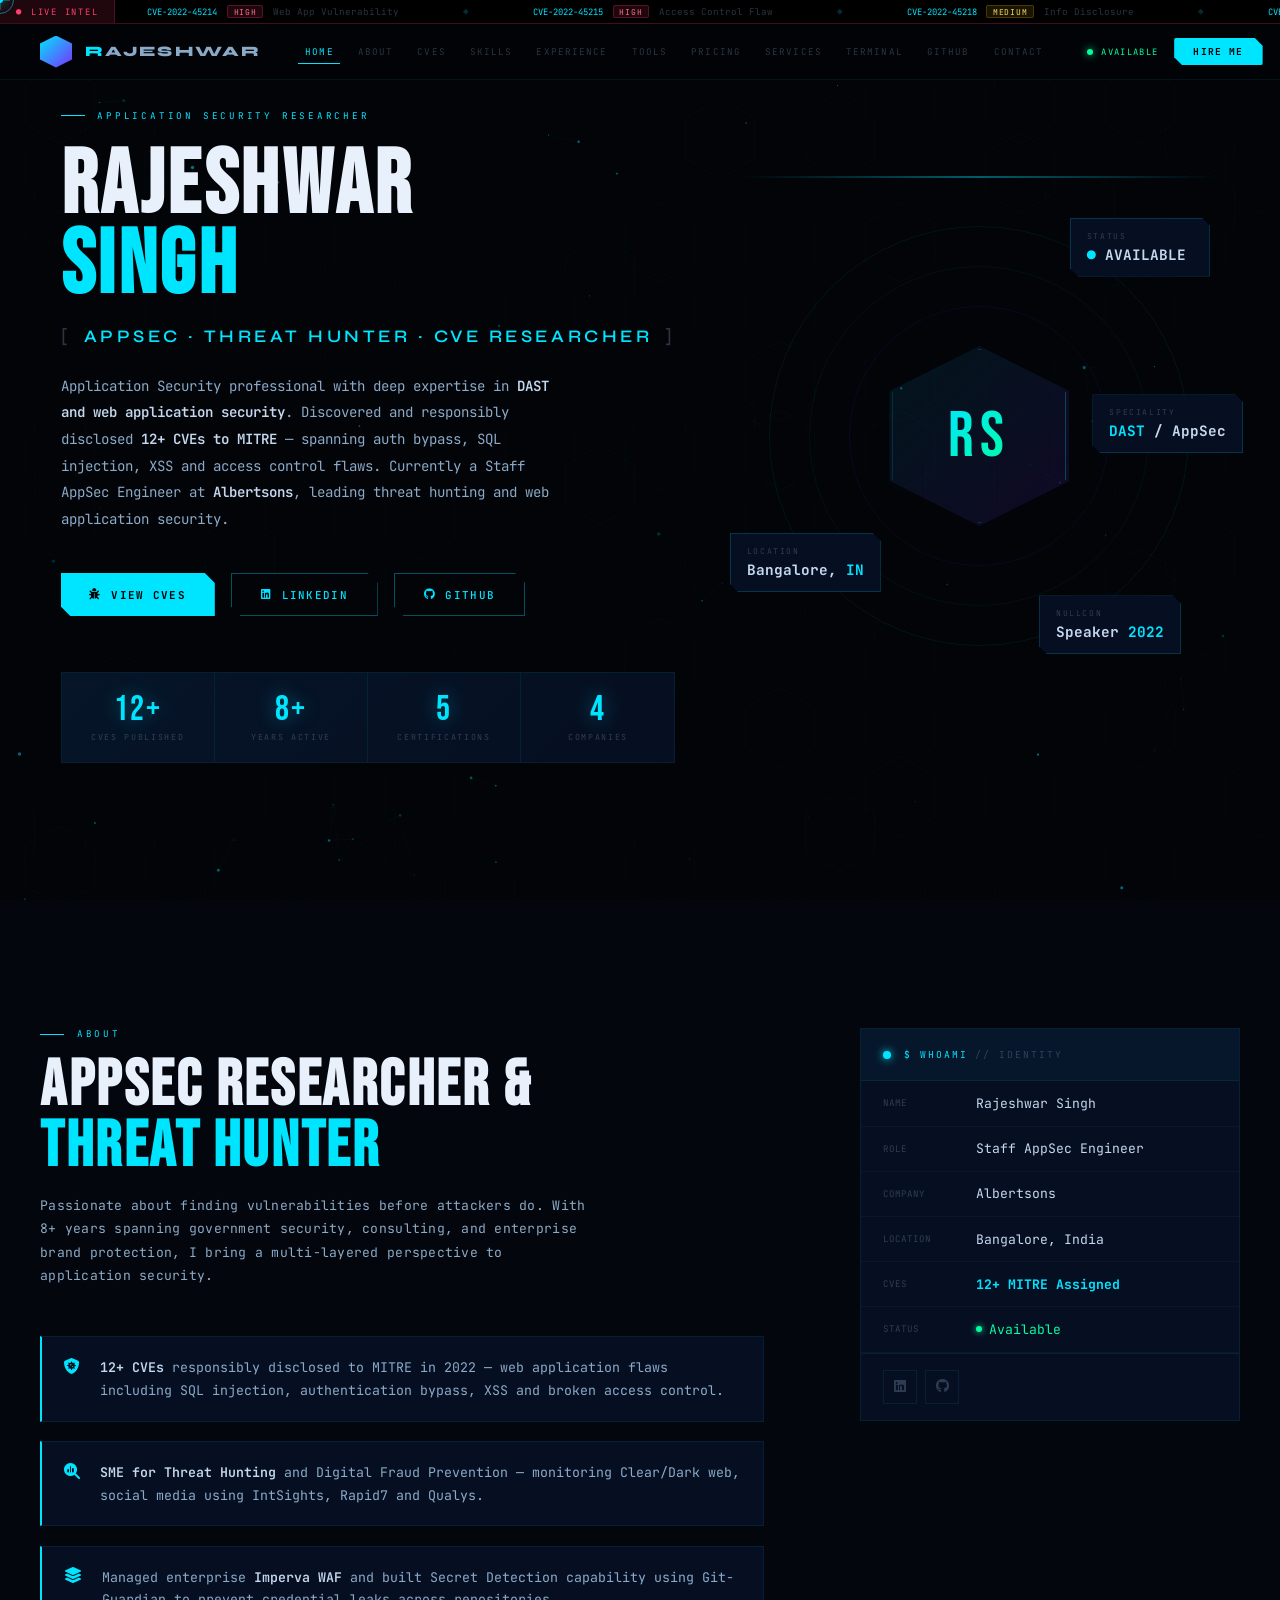
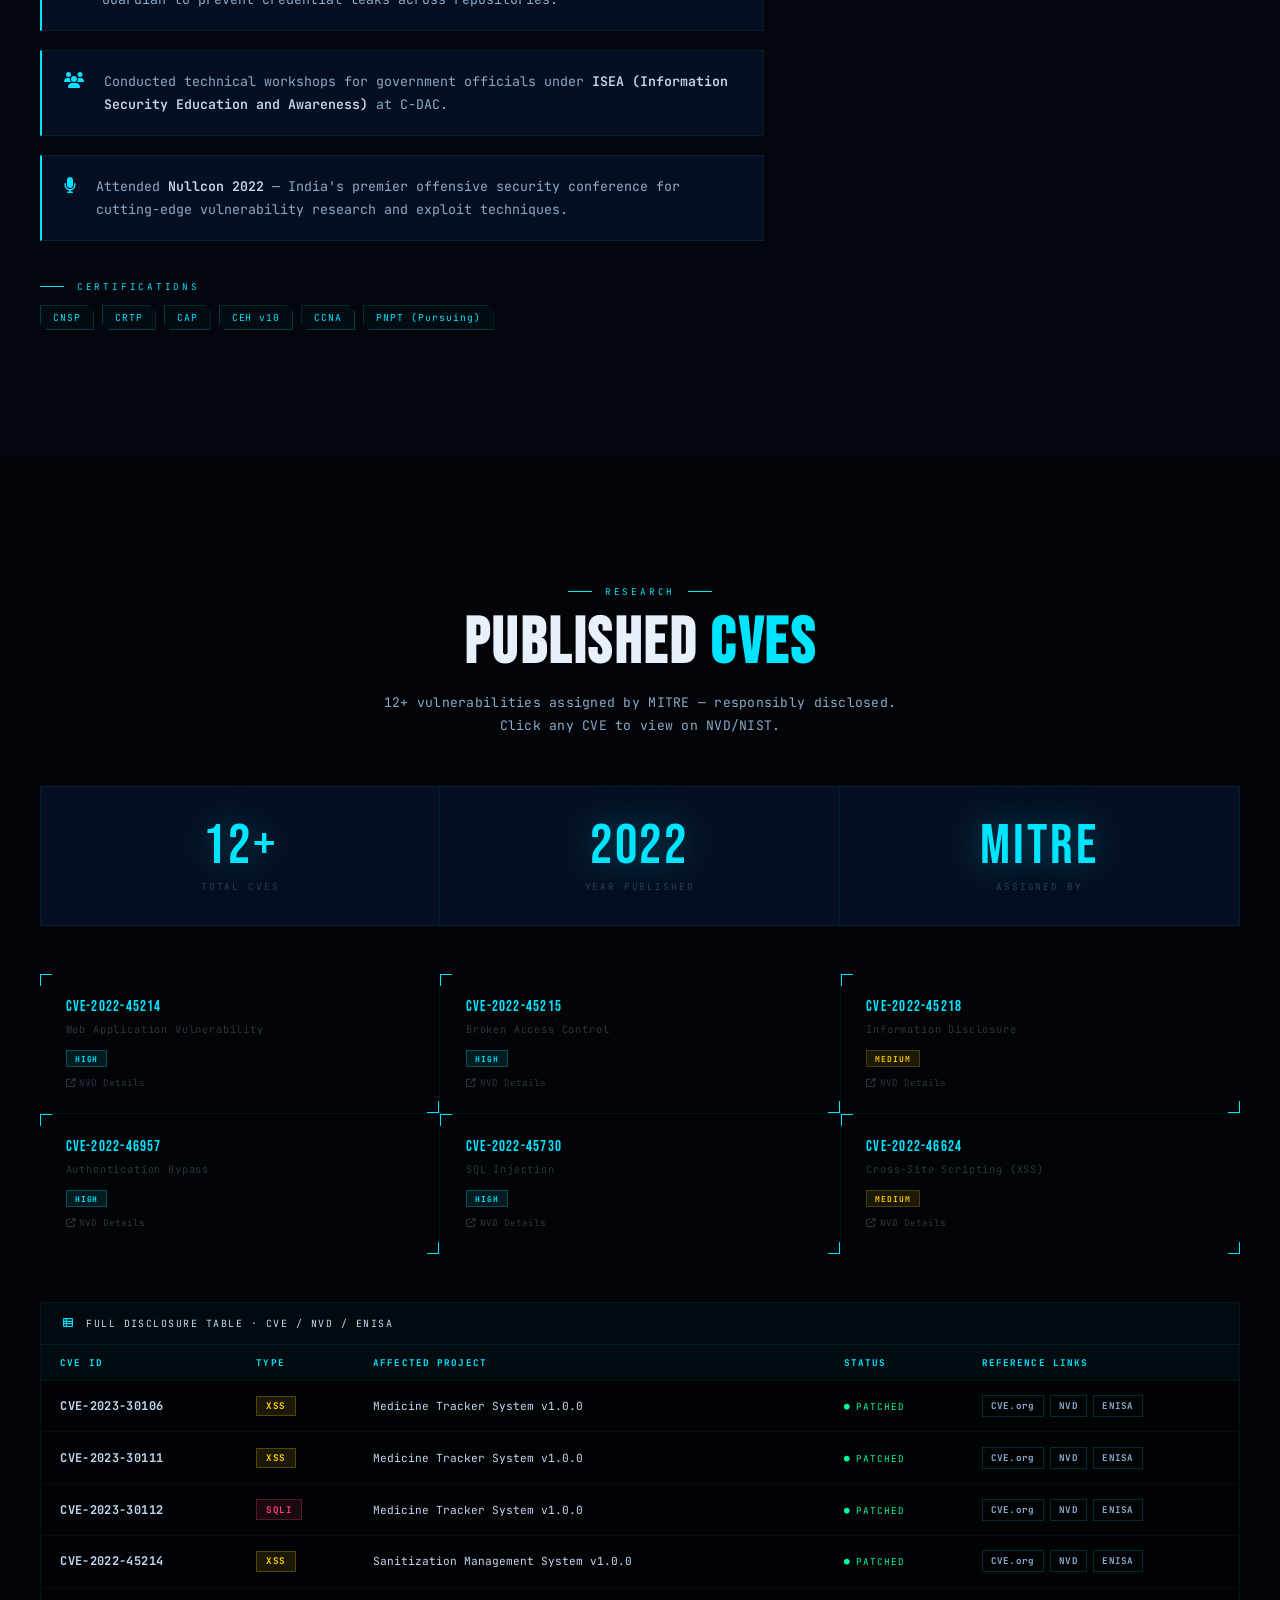
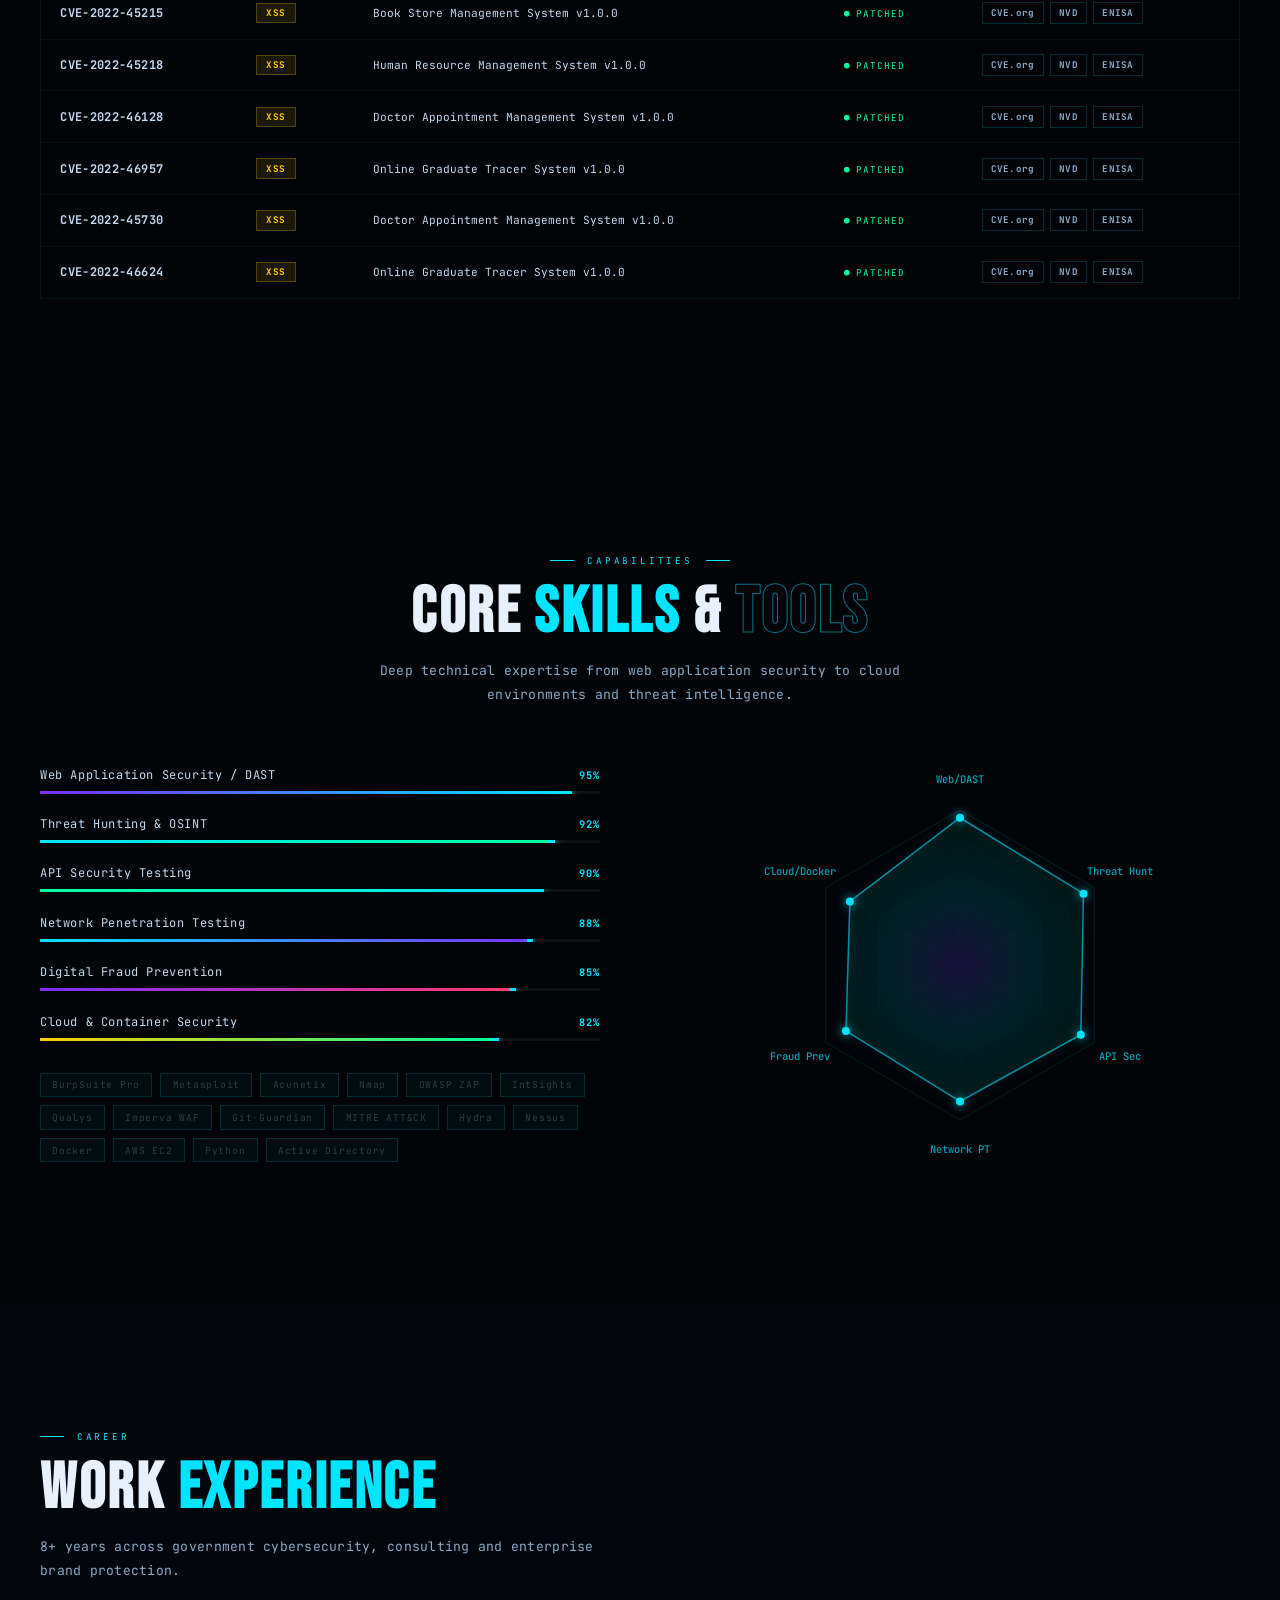
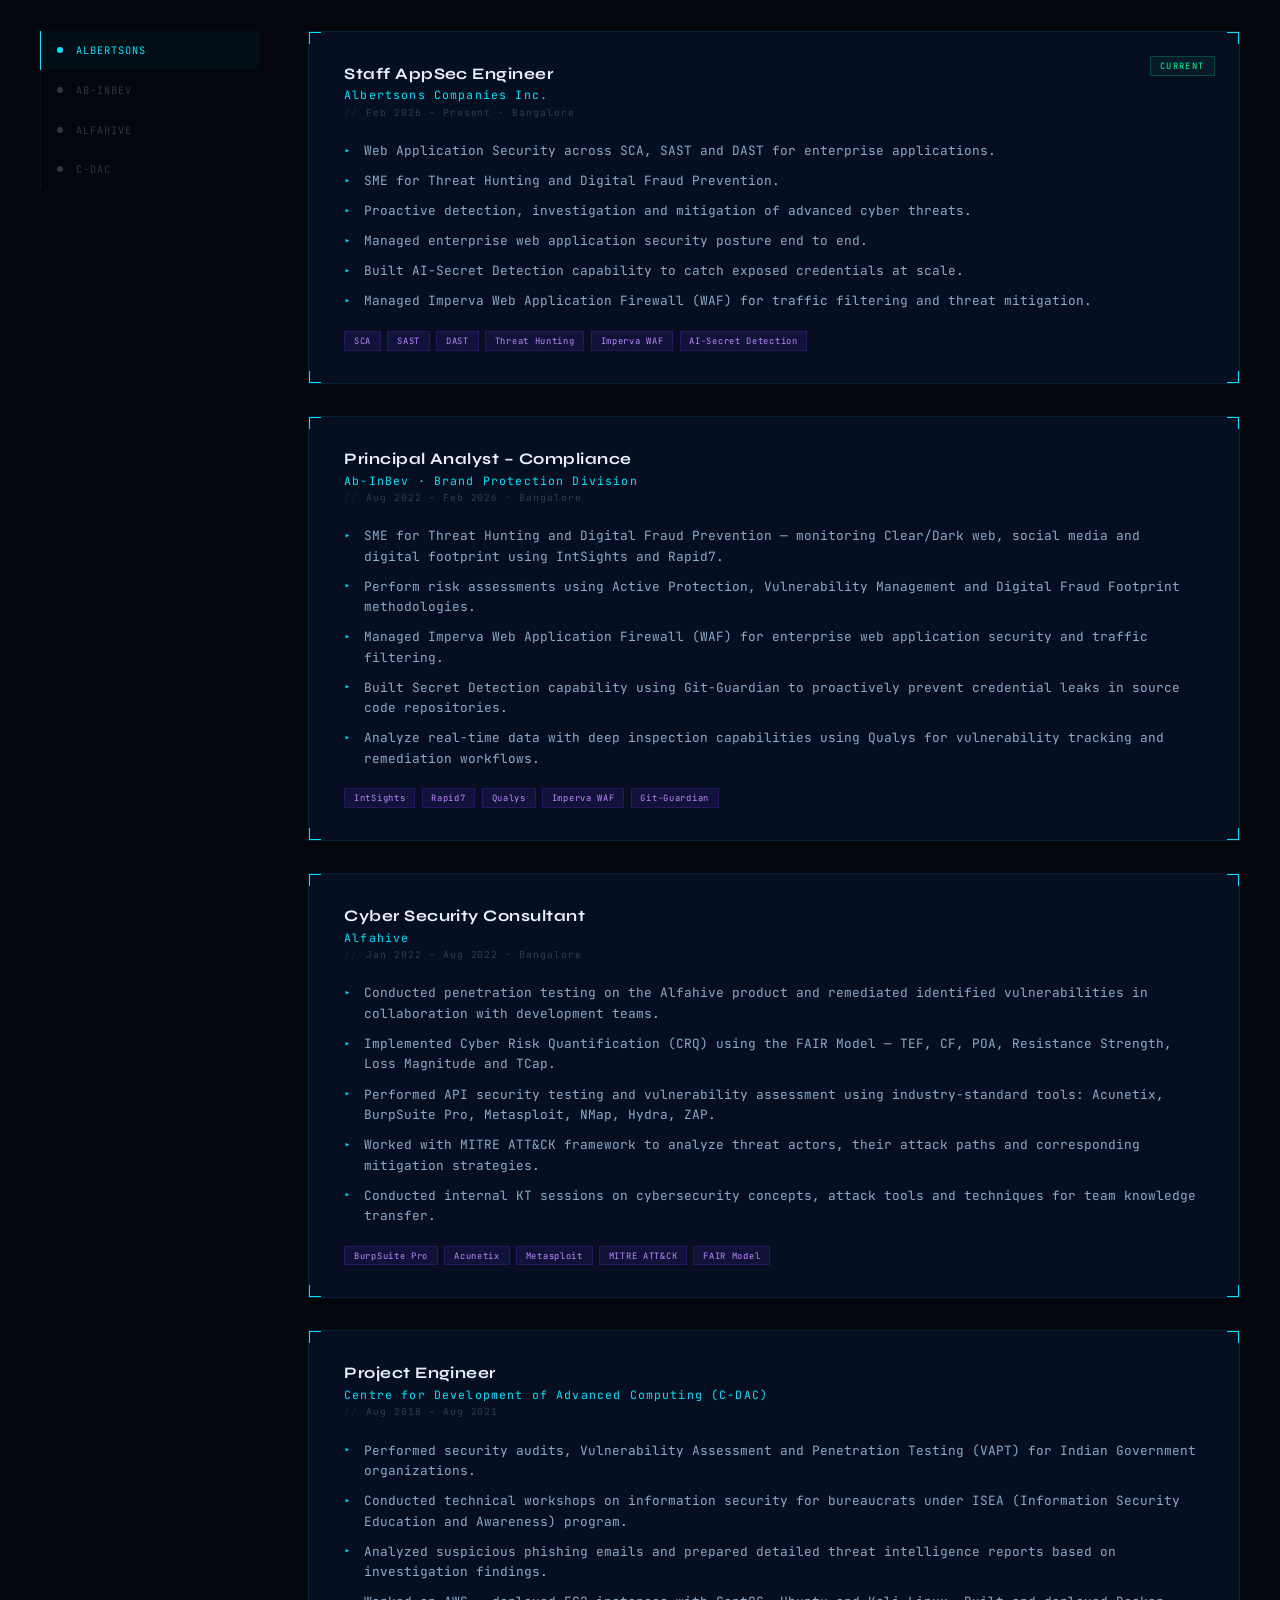
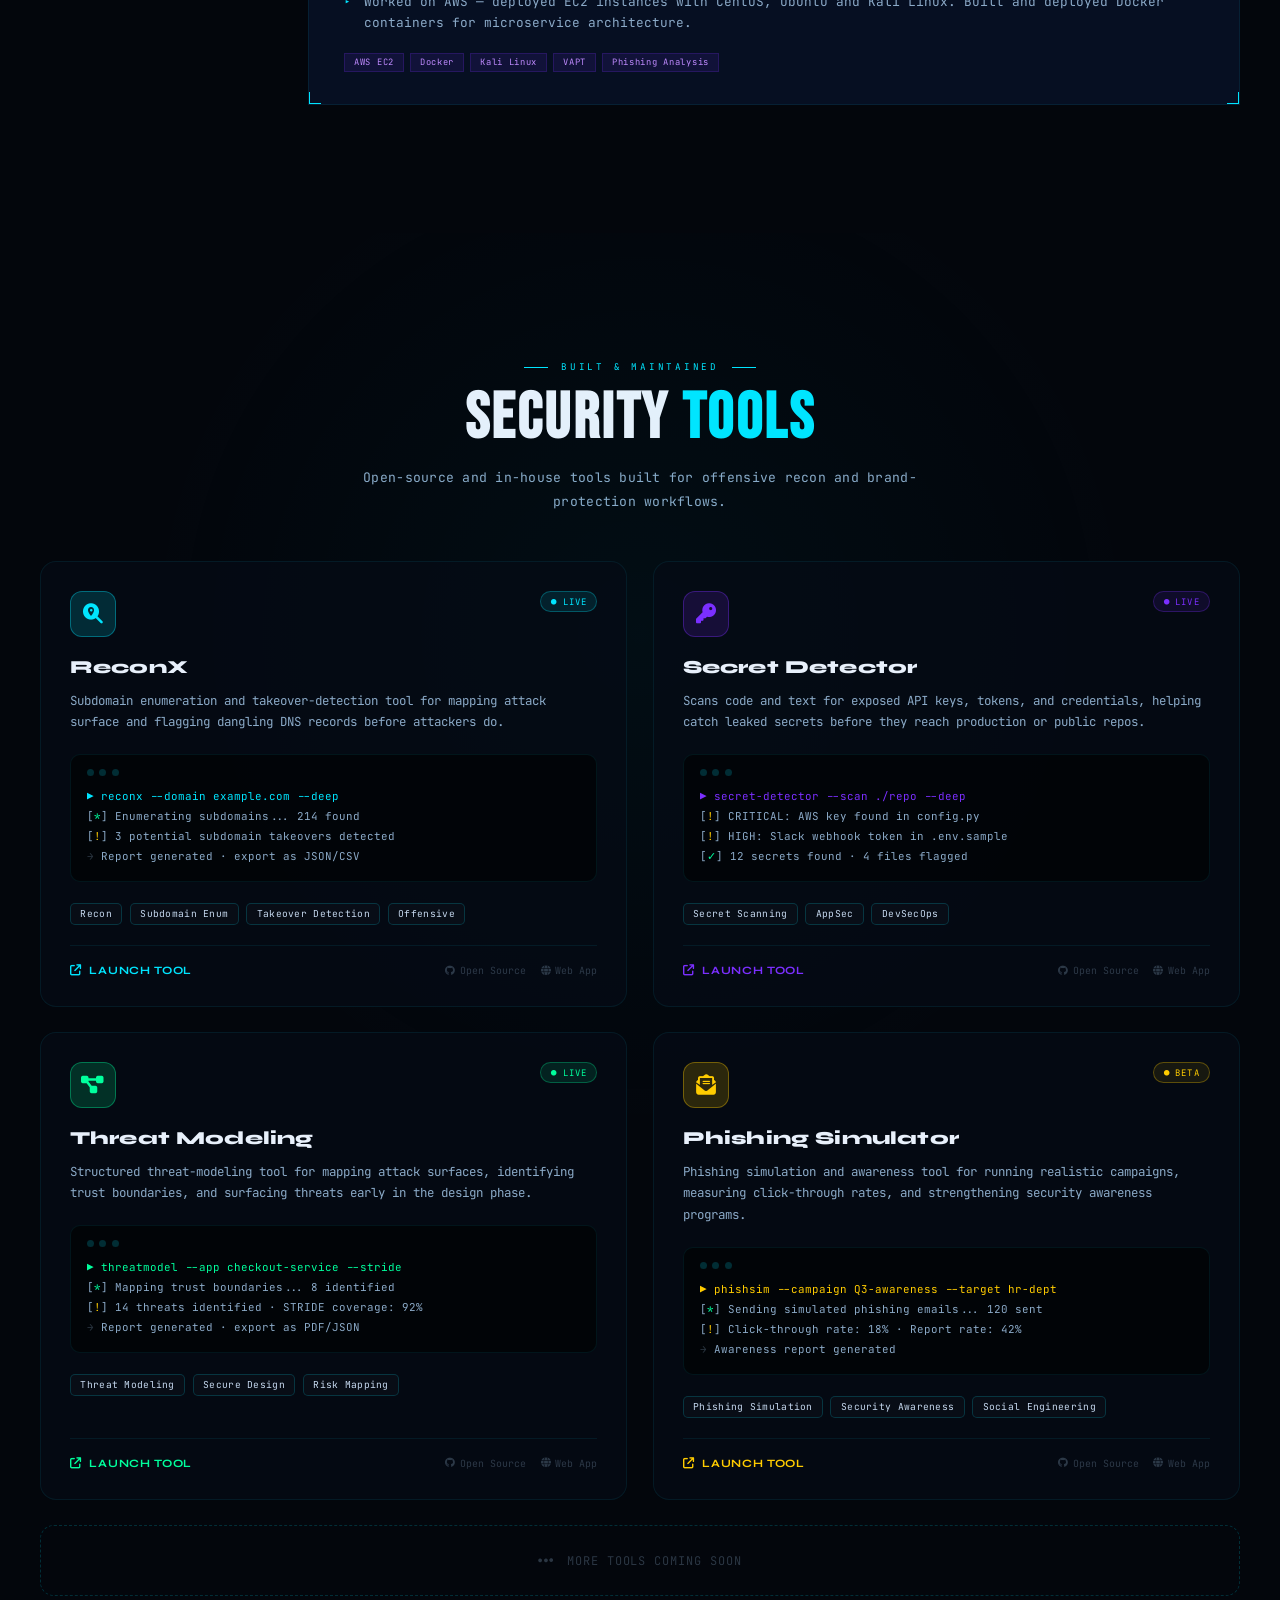
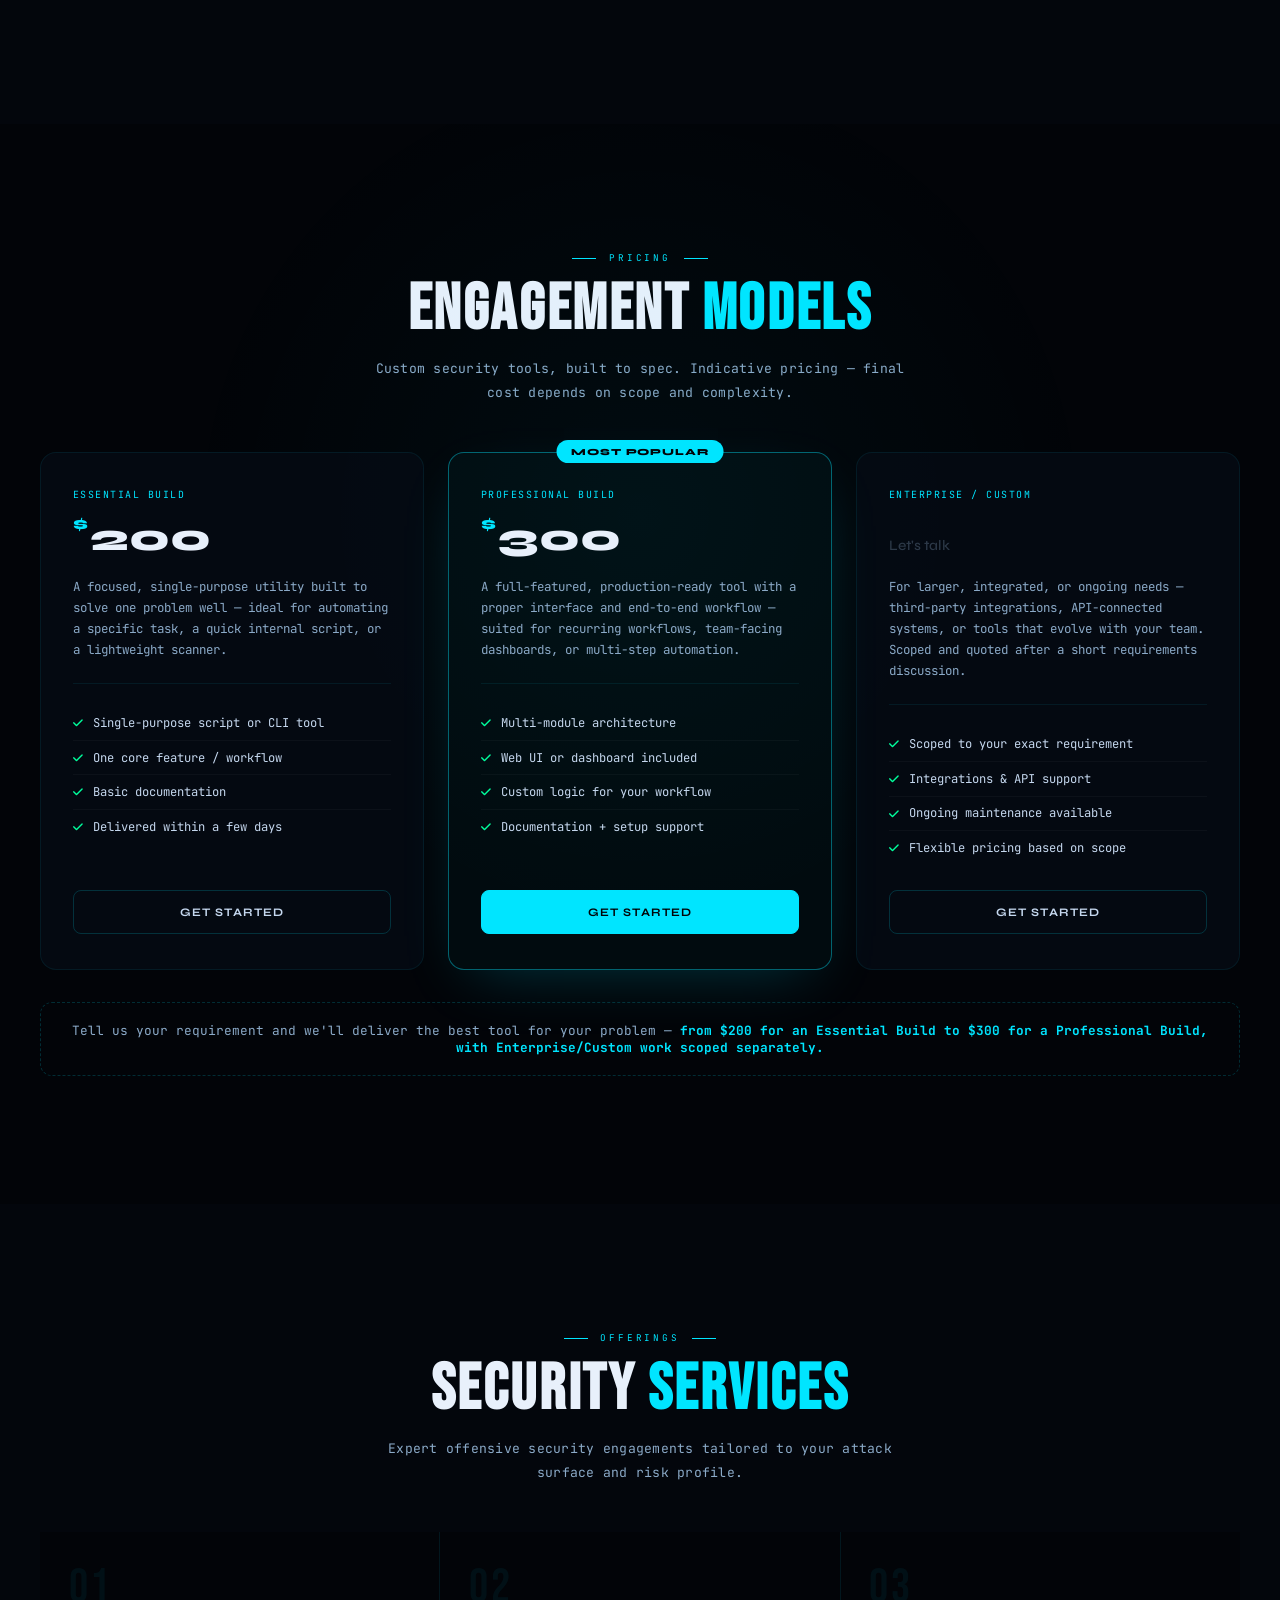
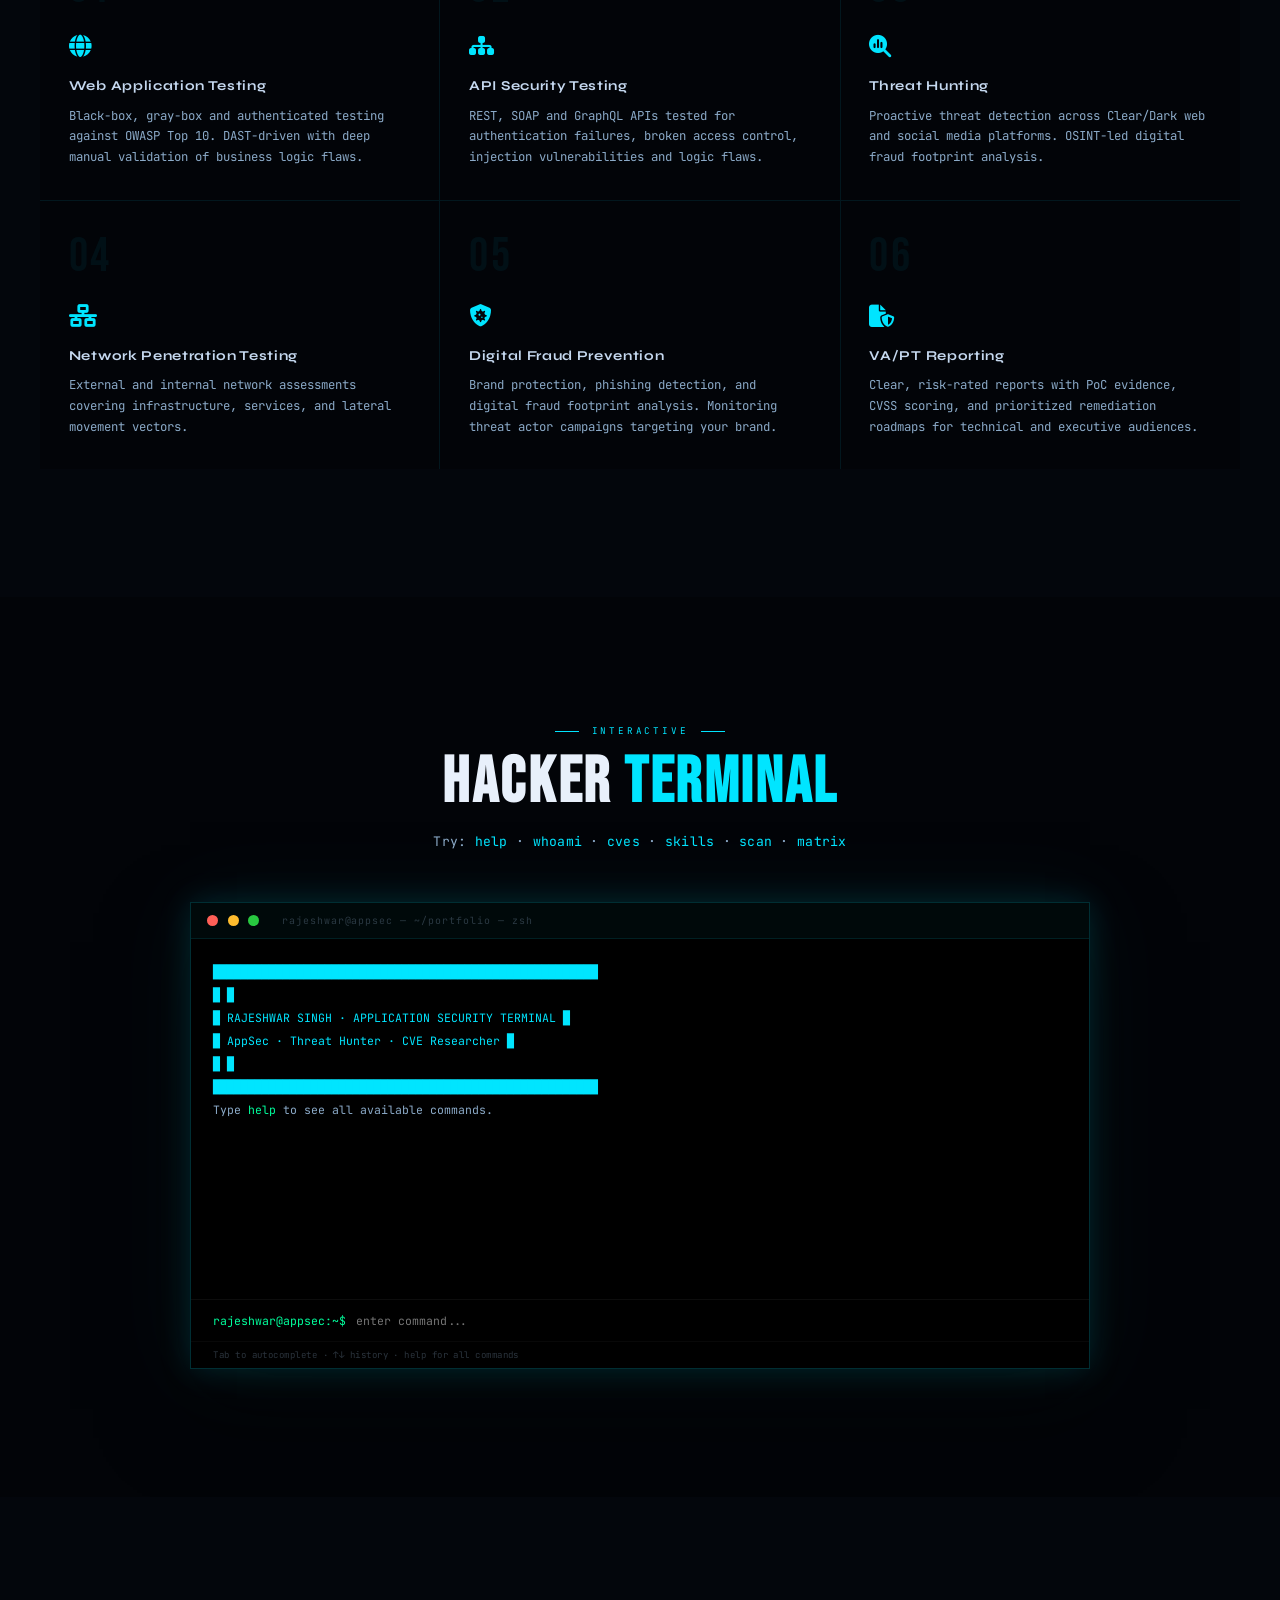
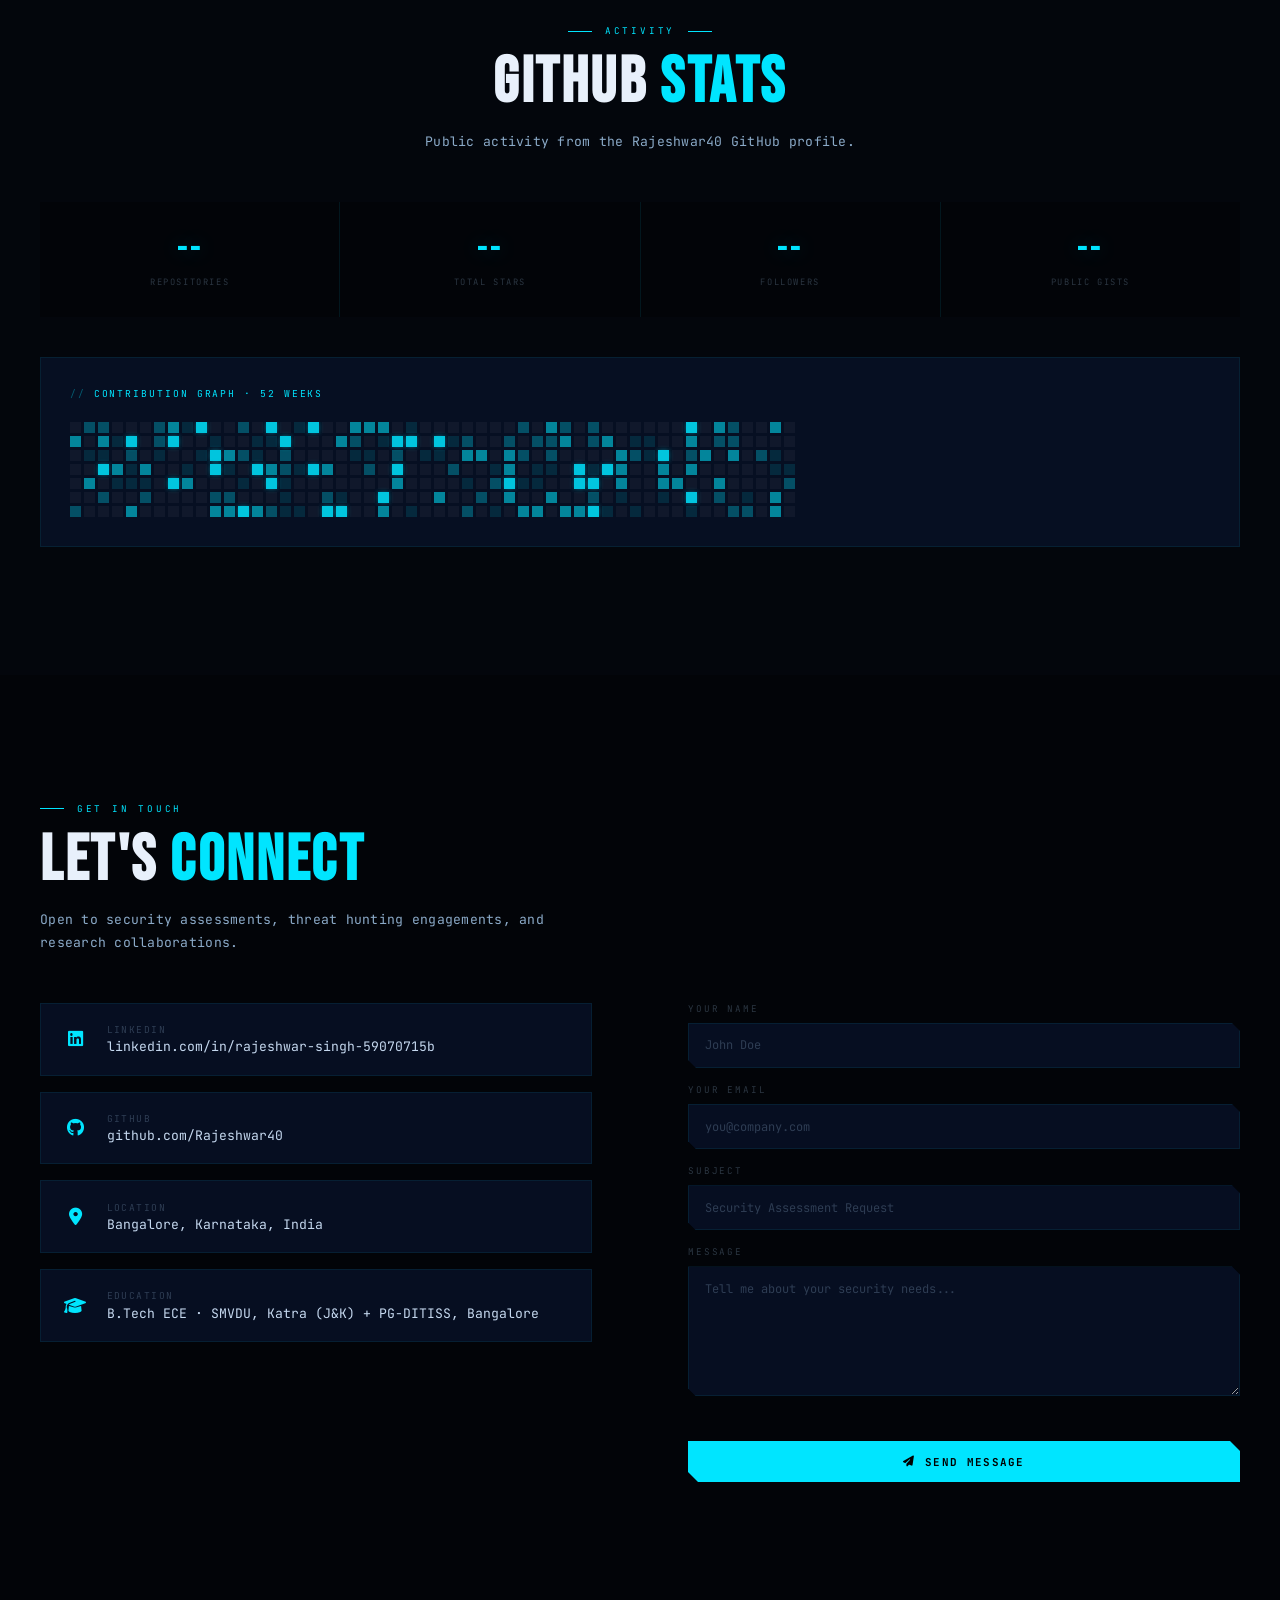
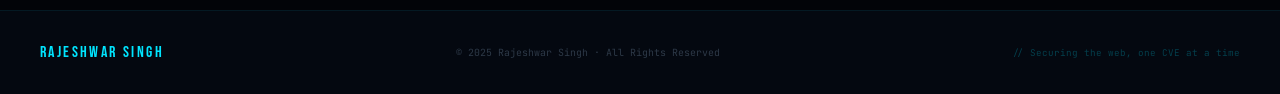
<file: index2.html>
<!DOCTYPE html>
<html lang="en">
<head>
<meta charset="UTF-8"/>
<meta name="viewport" content="width=device-width,initial-scale=1"/>
<title>Rajeshwar Singh — Application Security Researcher</title>
<meta name="description" content="Rajeshwar Singh — AppSec Expert, 12+ CVEs, DAST Specialist, Threat Hunter. Bangalore, India."/>
<link rel="preconnect" href="https://fonts.googleapis.com"/>
<link rel="preconnect" href="https://fonts.gstatic.com" crossorigin/>
<link href="https://fonts.googleapis.com/css2?family=JetBrains+Mono:wght@100;200;300;400;500;600;700;800&family=Syne:wght@400;500;600;700;800&family=Bebas+Neue&display=swap" rel="stylesheet"/>
<link rel="stylesheet" href="https://cdnjs.cloudflare.com/ajax/libs/font-awesome/6.5.0/css/all.min.css" crossorigin="anonymous"/>
<style>
/* ═══════════════════════════════════ DESIGN SYSTEM ═══════════════════════════════════ */
:root {
  --bg: #020408;
  --bg2: #040810;
  --bg3: #060c18;
  --surface: rgba(8,18,40,0.8);
  --surface2: rgba(12,24,52,0.6);
  --c1: #00e5ff;      /* electric cyan */
  --c2: #00ff9d;      /* matrix green */
  --c3: #ff3c6e;      /* danger red */
  --c4: #7b2fff;      /* void purple */
  --c5: #ffcc00;      /* amber warning */
  --txt: #8baac8;
  --txt2: #c5d8ef;
  --txt3: #e8f0fb;
  --dim: rgba(139,170,200,0.3);
  --border: rgba(0,229,255,0.08);
  --border2: rgba(0,229,255,0.18);
  --glow1: 0 0 30px rgba(0,229,255,0.15), 0 0 80px rgba(0,229,255,0.05);
  --glow2: 0 0 20px rgba(0,255,157,0.2);
  --font-mono: 'JetBrains Mono', monospace;
  --font-display: 'Syne', sans-serif;
  --font-impact: 'Bebas Neue', sans-serif;
}

*, *::before, *::after { box-sizing: border-box; margin: 0; padding: 0; }
html { scroll-behavior: smooth; }

body {
  background: var(--bg);
  color: var(--txt);
  font-family: var(--font-mono);
  overflow-x: hidden;
  cursor: none;
  min-height: 100vh;
}

a { color: inherit; text-decoration: none; }
ul { list-style: none; }

::-webkit-scrollbar { width: 2px; }
::-webkit-scrollbar-track { background: var(--bg); }
::-webkit-scrollbar-thumb { background: var(--c1); border-radius: 1px; }

/* ═══════════════════════════════════ CANVAS BG ═══════════════════════════════════ */
#bg-canvas {
  position: fixed; inset: 0; z-index: 0;
  pointer-events: none;
}

/* ═══════════════════════════════════ CUSTOM CURSOR ═══════════════════════════════════ */
#cursor-dot {
  position: fixed; width: 6px; height: 6px; border-radius: 50%;
  background: var(--c1); pointer-events: none; z-index: 9999;
  transform: translate(-50%,-50%);
  box-shadow: 0 0 12px var(--c1), 0 0 24px rgba(0,229,255,0.6);
  transition: transform 0.05s, background 0.2s;
}
#cursor-ring {
  position: fixed; width: 28px; height: 28px; border-radius: 50%;
  border: 1px solid rgba(0,229,255,0.5); pointer-events: none; z-index: 9998;
  transform: translate(-50%,-50%);
  transition: width 0.2s, height 0.2s, border-color 0.2s;
}
#cursor-cross {
  position: fixed; width: 20px; height: 20px; pointer-events: none; z-index: 9997;
  transform: translate(-50%,-50%);
}
#cursor-cross::before, #cursor-cross::after {
  content: ''; position: absolute; background: rgba(0,229,255,0.3);
}
#cursor-cross::before { width: 1px; height: 20px; left: 50%; top: 0; }
#cursor-cross::after { width: 20px; height: 1px; top: 50%; left: 0; }
body.hovering #cursor-ring { width: 46px; height: 46px; border-color: var(--c2); }
body.hovering #cursor-dot { background: var(--c2); }

/* ═══════════════════════════════════ PRELOADER ═══════════════════════════════════ */
#preloader {
  position: fixed; inset: 0; z-index: 10000;
  background: #000; display: flex; flex-direction: column;
  align-items: center; justify-content: center; gap: 2rem;
  transition: opacity 0.8s ease, transform 0.8s ease;
}
#preloader.hide { opacity: 0; pointer-events: none; transform: scale(1.02); }

.pl-logo {
  font-family: var(--font-impact);
  font-size: clamp(3rem, 8vw, 7rem);
  letter-spacing: 0.15em;
  color: #fff;
  position: relative;
  overflow: hidden;
}
.pl-logo::after {
  content: '';
  position: absolute; inset: 0;
  background: linear-gradient(90deg, transparent, rgba(0,229,255,0.4), transparent);
  animation: scan-h 1.5s ease infinite;
}
@keyframes scan-h { 0% { transform: translateX(-100%); } 100% { transform: translateX(100%); } }

.pl-scanline {
  width: 340px; height: 1px; background: var(--bg2); position: relative; overflow: hidden;
  border: 1px solid rgba(0,229,255,0.1);
}
.pl-bar {
  position: absolute; top: 0; left: 0; height: 100%;
  background: linear-gradient(90deg, var(--c4), var(--c1), var(--c2));
  width: 0%; transition: width 0.05s;
}
.pl-pct {
  font-size: 0.65rem; color: var(--c1); letter-spacing: 0.3em; text-transform: uppercase;
}
.pl-msg {
  font-size: 0.6rem; color: rgba(0,229,255,0.4); letter-spacing: 0.2em;
  min-height: 1em; text-transform: uppercase;
}

/* ═══════════════════════════════════ THREAT TICKER ═══════════════════════════════════ */
#threat-ticker {
  position: fixed; top: 0; left: 0; right: 0; z-index: 600;
  height: 24px; background: rgba(0,0,0,0.95);
  border-bottom: 1px solid rgba(255,60,110,0.25);
  display: flex; align-items: center; overflow: hidden;
}
.ticker-badge {
  flex-shrink: 0; height: 100%; padding: 0 1rem;
  display: flex; align-items: center; gap: 0.5rem;
  background: rgba(255,60,110,0.12);
  border-right: 1px solid rgba(255,60,110,0.2);
  font-size: 0.55rem; color: var(--c3); letter-spacing: 0.2em;
  white-space: nowrap;
}
.ticker-badge::before { content: '●'; animation: blink-r 1s step-end infinite; }
@keyframes blink-r { 50% { opacity: 0; } }
.ticker-scroll { flex: 1; overflow: hidden; }
.ticker-inner {
  display: flex; animation: ticker 70s linear infinite; white-space: nowrap;
}
.t-item {
  display: inline-flex; align-items: center; gap: 0.6rem;
  padding: 0 2rem; font-size: 0.58rem; color: var(--dim);
}
.t-id { color: var(--c1); font-size: 0.55rem; }
.t-sev {
  font-size: 0.5rem; padding: 0.05rem 0.35rem; border-radius: 2px; letter-spacing: 0.1em;
}
.sev-c { background: rgba(123,47,255,0.2); color: #bf8bff; border: 1px solid rgba(123,47,255,0.3); }
.sev-h { background: rgba(255,60,110,0.12); color: #ff6b8a; border: 1px solid rgba(255,60,110,0.25); }
.sev-m { background: rgba(255,204,0,0.1); color: #ffdc60; border: 1px solid rgba(255,204,0,0.2); }
@keyframes ticker { 0% { transform: translateX(0); } 100% { transform: translateX(-50%); } }

/* ═══════════════════════════════════ HEADER ═══════════════════════════════════ */
#site-nav {
  position: fixed; top: 24px; left: 0; right: 0; z-index: 500;
  height: 56px;
  background: rgba(2,4,8,0.85);
  backdrop-filter: blur(24px) saturate(1.5);
  border-bottom: 1px solid var(--border);
}
.nav-inner {
  max-width: 1440px; margin: 0 auto; padding: 0 2.5rem;
  height: 100%; display: flex; align-items: center; justify-content: space-between; gap: 2rem;
}
.nav-logo {
  display: flex; align-items: center; gap: 0.8rem; flex-shrink: 0;
}
.nav-logo-mark {
  width: 32px; height: 32px; position: relative;
  display: flex; align-items: center; justify-content: center;
}
.nav-logo-hex {
  width: 32px; height: 32px;
  background: linear-gradient(135deg, var(--c1), var(--c4));
  clip-path: polygon(50% 0%, 100% 25%, 100% 75%, 50% 100%, 0% 75%, 0% 25%);
  animation: hex-pulse 3s ease-in-out infinite;
}
@keyframes hex-pulse { 0%,100%{opacity:1;transform:scale(1)} 50%{opacity:0.7;transform:scale(0.95)} }
.nav-logo-text {
  font-family: var(--font-display);
  font-size: 0.9rem; font-weight: 800;
  letter-spacing: 0.15em; text-transform: uppercase;
}
.nav-logo-text span { color: var(--c1); }
.nav-links {
  display: flex; align-items: center; gap: 0;
}
.nav-links a {
  font-size: 0.58rem; color: var(--dim); letter-spacing: 0.12em;
  text-transform: uppercase; padding: 0.4rem 0.75rem;
  position: relative; transition: color 0.2s; white-space: nowrap;
}
.nav-links a::before {
  content: ''; position: absolute; bottom: 0; left: 50%; right: 50%;
  height: 1px; background: var(--c1); transition: all 0.3s;
}
.nav-links a:hover, .nav-links a.active { color: var(--c1); }
.nav-links a:hover::before, .nav-links a.active::before { left: 10%; right: 10%; }

.nav-right { display: flex; align-items: center; gap: 1rem; flex-shrink: 0; }
.nav-status {
  display: flex; align-items: center; gap: 0.5rem;
  font-size: 0.55rem; color: var(--c2); letter-spacing: 0.15em;
}
.status-dot {
  width: 6px; height: 6px; border-radius: 50%; background: var(--c2);
  box-shadow: 0 0 8px var(--c2);
  animation: status-pulse 2s ease-in-out infinite;
}
@keyframes status-pulse { 0%,100%{box-shadow:0 0 8px var(--c2)} 50%{box-shadow:0 0 16px var(--c2),0 0 32px rgba(0,255,157,0.4)} }
.btn-hire {
  font-family: var(--font-mono); font-size: 0.6rem;
  padding: 0.45rem 1.2rem; letter-spacing: 0.12em; text-transform: uppercase;
  color: #000; background: var(--c1); border: none; border-radius: 2px;
  cursor: none; transition: all 0.25s; font-weight: 700;
  clip-path: polygon(0 0, calc(100% - 8px) 0, 100% 8px, 100% 100%, 8px 100%, 0 calc(100% - 8px));
}
.btn-hire:hover { background: var(--c2); box-shadow: 0 0 30px rgba(0,255,157,0.4); }
.nav-toggle {
  display: none; flex-direction: column; gap: 4px;
  background: none; border: none; cursor: none; padding: 0.5rem;
}
.nav-toggle span { width: 18px; height: 1px; background: var(--c1); display: block; }

/* ═══════════════════════════════════ LAYOUT ═══════════════════════════════════ */
.page-wrap { position: relative; z-index: 10; }
section { padding: 8rem 0; position: relative; }
.container { max-width: 1440px; margin: 0 auto; padding: 0 2.5rem; }
.pt-nav { padding-top: 110px; }

/* Section labels */
.s-eyebrow {
  display: flex; align-items: center; gap: 0.8rem;
  font-size: 0.58rem; color: var(--c1); letter-spacing: 0.3em;
  text-transform: uppercase; margin-bottom: 1rem;
}
.s-eyebrow::before { content: ''; width: 24px; height: 1px; background: var(--c1); flex-shrink: 0; }
.s-eyebrow.center { justify-content: center; }
.s-eyebrow.center::after { content: ''; width: 24px; height: 1px; background: var(--c1); flex-shrink: 0; }

.s-title {
  font-family: var(--font-impact);
  font-size: clamp(2.8rem, 5vw, 5rem);
  line-height: 0.95; letter-spacing: 0.04em;
  color: var(--txt3); margin-bottom: 1rem;
}
.s-title.center { text-align: center; }
.s-title em { color: var(--c1); font-style: normal; }
.s-title .outline {
  -webkit-text-stroke: 1px rgba(0,229,255,0.5);
  color: transparent;
}

.s-sub {
  font-size: 0.82rem; color: var(--txt); max-width: 560px;
  line-height: 1.8; margin-bottom: 3rem; letter-spacing: 0.02em;
}
.s-sub.center { text-align: center; margin: 0 auto 3rem; }

/* Reveal animations */
.reveal { opacity: 0; transform: translateY(32px); transition: opacity 0.7s ease, transform 0.7s ease; }
.reveal.visible { opacity: 1; transform: none; }
.reveal-left { opacity: 0; transform: translateX(-40px); transition: opacity 0.7s ease, transform 0.7s ease; }
.reveal-left.visible { opacity: 1; transform: none; }
.reveal-right { opacity: 0; transform: translateX(40px); transition: opacity 0.7s ease, transform 0.7s ease; }
.reveal-right.visible { opacity: 1; transform: none; }

/* ═══════════════════════════════════ HERO ═══════════════════════════════════ */
#hero {
  min-height: 100vh; display: flex; align-items: center;
  padding-top: 100px; overflow: hidden; position: relative;
}

.hero-grid {
  display: grid; grid-template-columns: 1fr 480px;
  gap: 4rem; align-items: center; width: 100%;
}

/* Glitch text effect */
.glitch-wrap { position: relative; display: inline-block; }
.hero-name {
  font-family: var(--font-impact);
  font-size: clamp(3.5rem, 7vw, 6.8rem);
  line-height: 0.9; letter-spacing: 0.04em;
  color: var(--txt3); display: block; position: relative;
}
.hero-name .accent { color: var(--c1); display: block; }
.glitch-name {
  position: relative; display: inline-block;
}
.glitch-name::before, .glitch-name::after {
  content: attr(data-text); position: absolute; top: 0; left: 0;
  width: 100%; height: 100%; opacity: 0;
}
.glitch-name::before {
  color: var(--c1); animation: glitch-a 8s infinite;
  clip-path: polygon(0 20%, 100% 20%, 100% 40%, 0 40%);
}
.glitch-name::after {
  color: var(--c3); animation: glitch-b 8s infinite;
  clip-path: polygon(0 60%, 100% 60%, 100% 80%, 0 80%);
}
@keyframes glitch-a {
  0%,89%,100% { opacity:0;transform:none; }
  90% { opacity:0.9;transform:translate(-4px,1px); }
  92% { opacity:0.9;transform:translate(3px,-1px); }
  94% { opacity:0;transform:none; }
}
@keyframes glitch-b {
  0%,91%,100% { opacity:0;transform:none; }
  92% { opacity:0.7;transform:translate(4px,1px); }
  94% { opacity:0.7;transform:translate(-3px,-1px); }
  96% { opacity:0;transform:none; }
}

.hero-role {
  font-family: var(--font-display); font-size: clamp(0.8rem, 1.5vw, 1.1rem);
  color: var(--c1); letter-spacing: 0.2em; text-transform: uppercase;
  margin: 1.2rem 0 1.6rem; font-weight: 600;
  display: flex; align-items: center; gap: 0.8rem;
}
.hero-role::before { content: '['; color: var(--dim); }
.hero-role::after { content: ']'; color: var(--dim); }

.hero-desc {
  font-size: 0.88rem; color: var(--txt); line-height: 1.9;
  max-width: 500px; margin-bottom: 2.5rem;
}
.hero-desc strong { color: var(--txt2); font-weight: 600; }

.hero-actions { display: flex; gap: 1rem; flex-wrap: wrap; margin-bottom: 3.5rem; }

/* Buttons */
.btn-primary {
  display: inline-flex; align-items: center; gap: 0.6rem;
  font-family: var(--font-mono); font-size: 0.68rem; font-weight: 700;
  letter-spacing: 0.12em; text-transform: uppercase;
  color: #000; background: var(--c1); padding: 0.85rem 1.8rem;
  border: none; border-radius: 0; cursor: none; transition: all 0.25s;
  clip-path: polygon(0 0, calc(100% - 10px) 0, 100% 10px, 100% 100%, 10px 100%, 0 calc(100% - 10px));
  position: relative; overflow: hidden;
}
.btn-primary::before {
  content: ''; position: absolute; inset: 0;
  background: linear-gradient(90deg, transparent, rgba(255,255,255,0.25), transparent);
  transform: translateX(-100%); transition: transform 0.5s;
}
.btn-primary:hover::before { transform: translateX(100%); }
.btn-primary:hover { background: var(--c2); box-shadow: 0 0 40px rgba(0,255,157,0.5); transform: translateY(-2px); }

.btn-outline {
  display: inline-flex; align-items: center; gap: 0.6rem;
  font-family: var(--font-mono); font-size: 0.68rem; font-weight: 500;
  letter-spacing: 0.12em; text-transform: uppercase;
  color: var(--c1); background: transparent;
  padding: 0.85rem 1.8rem; border: 1px solid rgba(0,229,255,0.35);
  border-radius: 0; cursor: none; transition: all 0.25s;
  clip-path: polygon(0 0, calc(100% - 10px) 0, 100% 10px, 100% 100%, 10px 100%, 0 calc(100% - 10px));
}
.btn-outline:hover {
  background: rgba(0,229,255,0.07); border-color: var(--c1);
  box-shadow: 0 0 25px rgba(0,229,255,0.15); transform: translateY(-2px);
}
.btn-sm { padding: 0.5rem 1.1rem; font-size: 0.62rem; }

/* Hero stats */
.hero-metrics {
  display: grid; grid-template-columns: repeat(4,1fr);
  border: 1px solid var(--border);
  background: var(--surface);
  backdrop-filter: blur(10px);
  position: relative;
}
.hero-metrics::before {
  content: ''; position: absolute; inset: 0;
  background: linear-gradient(135deg, rgba(0,229,255,0.03), transparent);
  pointer-events: none;
}
.metric-item {
  padding: 1.2rem 1rem; text-align: center;
  border-right: 1px solid var(--border); position: relative;
}
.metric-item:last-child { border-right: none; }
.metric-val {
  font-family: var(--font-impact);
  font-size: 2.2rem; letter-spacing: 0.05em;
  color: var(--c1); line-height: 1;
  text-shadow: 0 0 20px rgba(0,229,255,0.4);
}
.metric-lbl {
  font-size: 0.52rem; color: var(--dim); letter-spacing: 0.2em;
  text-transform: uppercase; margin-top: 0.3rem;
}

/* Hero visual panel */
.hero-visual {
  position: relative; height: 520px;
}
.hv-ring {
  position: absolute; border-radius: 50%; border: 1px solid;
  animation: ring-spin linear infinite; left: 50%; top: 50%;
  transform: translate(-50%,-50%);
}
.hv-ring-1 { width: 420px; height: 420px; border-color: rgba(0,229,255,0.08); animation-duration: 25s; }
.hv-ring-2 { width: 340px; height: 340px; border-color: rgba(0,255,157,0.06); animation-duration: 18s; animation-direction: reverse; }
.hv-ring-3 { width: 260px; height: 260px; border-color: rgba(123,47,255,0.1); animation-duration: 12s; }
@keyframes ring-spin { to { transform: translate(-50%,-50%) rotate(360deg); } }

.hv-center {
  position: absolute; left: 50%; top: 50%; transform: translate(-50%,-50%);
  width: 200px; height: 200px;
  display: flex; align-items: center; justify-content: center;
}
.hv-hex {
  width: 180px; height: 180px;
  background: linear-gradient(135deg, rgba(0,229,255,0.08), rgba(123,47,255,0.12));
  clip-path: polygon(50% 0%, 100% 25%, 100% 75%, 50% 100%, 0% 75%, 0% 25%);
  display: flex; align-items: center; justify-content: center;
  position: relative;
  animation: hex-float 4s ease-in-out infinite;
}
@keyframes hex-float { 0%,100%{transform:translateY(0)} 50%{transform:translateY(-12px)} }
.hv-hex::before {
  content: ''; position: absolute; inset: 3px;
  clip-path: polygon(50% 0%, 100% 25%, 100% 75%, 50% 100%, 0% 75%, 0% 25%);
  border: 1px solid rgba(0,229,255,0.25);
}
.hv-initials {
  font-family: var(--font-impact);
  font-size: 4rem; letter-spacing: 0.1em;
  background: linear-gradient(135deg, var(--c1), var(--c2));
  -webkit-background-clip: text; -webkit-text-fill-color: transparent;
  position: relative; z-index: 1;
}

/* Floating data cards */
.hv-card {
  position: absolute; background: var(--surface);
  border: 1px solid var(--border2); backdrop-filter: blur(16px);
  padding: 0.75rem 1rem; min-width: 140px;
  clip-path: polygon(0 0, calc(100% - 8px) 0, 100% 8px, 100% 100%, 8px 100%, 0 calc(100% - 8px));
}
.hv-card-label { font-size: 0.5rem; color: var(--dim); letter-spacing: 0.2em; text-transform: uppercase; margin-bottom: 0.25rem; }
.hv-card-val { font-size: 0.9rem; color: var(--txt2); font-weight: 700; }
.hv-card-val span { color: var(--c1); }
.hvc1 { top: 8%; right: 2%; animation: float-card 5s ease-in-out infinite; }
.hvc2 { bottom: 20%; left: -2%; animation: float-card 5s ease-in-out infinite 1.5s; }
.hvc3 { top: 42%; right: -5%; animation: float-card 5s ease-in-out infinite 0.8s; }
.hvc4 { bottom: 8%; right: 8%; animation: float-card 5s ease-in-out infinite 2s; }
@keyframes float-card {
  0%,100% { transform: translateY(0); }
  50% { transform: translateY(-8px); }
}

/* Scan line */
.hv-scan {
  position: absolute; left: 0; right: 0; height: 2px;
  background: linear-gradient(90deg, transparent, var(--c1), transparent);
  animation: scan-vert 4s ease-in-out infinite; opacity: 0.4;
}
@keyframes scan-vert {
  0% { top: 0%; } 100% { top: 100%; }
}

/* ═══════════════════════════════════ ABOUT ═══════════════════════════════════ */
#about { background: rgba(4,8,16,0.5); }
.about-grid { display: grid; grid-template-columns: 1fr 380px; gap: 6rem; align-items: start; }

.about-highlights { display: flex; flex-direction: column; gap: 1.2rem; margin-bottom: 2.5rem; }
.ah-item {
  display: flex; gap: 1.2rem; align-items: flex-start;
  padding: 1.2rem 1.4rem;
  background: var(--surface); border: 1px solid var(--border);
  border-left: 2px solid var(--c1);
  transition: all 0.3s;
}
.ah-item:hover { border-color: var(--border2); border-left-color: var(--c1); background: var(--surface2); }
.ah-icon { color: var(--c1); font-size: 1rem; flex-shrink: 0; margin-top: 0.1rem; }
.ah-text { font-size: 0.83rem; color: var(--txt); line-height: 1.7; }
.ah-text strong { color: var(--txt2); font-weight: 600; }

.cert-grid { display: flex; flex-wrap: wrap; gap: 0.5rem; }
.cert-tag {
  font-size: 0.6rem; letter-spacing: 0.1em; padding: 0.3rem 0.75rem;
  border: 1px solid rgba(0,229,255,0.2); color: var(--c1);
  background: rgba(0,229,255,0.03); transition: all 0.2s;
  clip-path: polygon(0 0, calc(100% - 6px) 0, 100% 6px, 100% 100%, 6px 100%, 0 calc(100% - 6px));
}
.cert-tag:hover { background: rgba(0,229,255,0.1); border-color: var(--c1); }

/* ID Card */
.id-card {
  background: var(--surface); border: 1px solid var(--border);
  overflow: hidden; position: sticky; top: 100px;
}
.id-card-header {
  padding: 1.2rem 1.4rem; background: rgba(0,229,255,0.04);
  border-bottom: 1px solid var(--border);
  display: flex; align-items: center; gap: 0.8rem;
}
.id-card-header-dot { width: 8px; height: 8px; border-radius: 50%; background: var(--c1); box-shadow: 0 0 8px var(--c1); }
.id-card-title { font-size: 0.6rem; color: var(--c1); letter-spacing: 0.2em; text-transform: uppercase; }
.id-card-title span { color: var(--dim); }
.id-row {
  display: grid; grid-template-columns: 80px 1fr; gap: 0.8rem;
  padding: 0.85rem 1.4rem; border-bottom: 1px solid rgba(255,255,255,0.03);
  align-items: center;
}
.id-row:last-of-type { border-bottom: none; }
.id-key { font-size: 0.57rem; color: var(--dim); text-transform: uppercase; letter-spacing: 0.1em; }
.id-val { font-size: 0.82rem; color: var(--txt2); }
.id-val a { color: var(--c1); }
.id-online {
  color: var(--c2); display: flex; align-items: center; gap: 0.4rem; font-size: 0.82rem;
}
.id-online::before {
  content: ''; width: 6px; height: 6px; border-radius: 50%;
  background: var(--c2); box-shadow: 0 0 6px var(--c2);
  animation: status-pulse 2s infinite; flex-shrink: 0;
}
.id-socials {
  display: flex; gap: 0.5rem; padding: 1rem 1.4rem;
  border-top: 1px solid var(--border);
}
.id-social-btn {
  width: 34px; height: 34px; display: flex; align-items: center; justify-content: center;
  border: 1px solid var(--border); color: var(--dim);
  transition: all 0.2s; font-size: 0.85rem;
}
.id-social-btn:hover { color: var(--c1); border-color: var(--c1); background: rgba(0,229,255,0.07); box-shadow: 0 0 15px rgba(0,229,255,0.15); }

/* ═══════════════════════════════════ SKILLS ═══════════════════════════════════ */
#skills { position: relative; overflow: hidden; }
.skills-layout { display: grid; grid-template-columns: 1fr 1fr; gap: 5rem; align-items: center; }

.skill-bars { display: flex; flex-direction: column; gap: 1.4rem; }
.sb-item { }
.sb-meta {
  display: flex; justify-content: space-between; align-items: center;
  margin-bottom: 0.5rem;
}
.sb-name { font-size: 0.75rem; color: var(--txt2); letter-spacing: 0.05em; }
.sb-val { font-size: 0.65rem; color: var(--c1); font-weight: 700; letter-spacing: 0.1em; }
.sb-track {
  height: 3px; background: rgba(255,255,255,0.05); position: relative; overflow: hidden;
}
.sb-fill {
  position: absolute; top: 0; left: 0; height: 100%; width: 0%;
  transition: width 1.6s cubic-bezier(0.4,0,0.2,1);
}
.sb-fill-1 { background: linear-gradient(90deg, var(--c4), var(--c1)); }
.sb-fill-2 { background: linear-gradient(90deg, var(--c1), var(--c2)); }
.sb-fill-3 { background: linear-gradient(90deg, var(--c2), var(--c1)); }
.sb-fill-4 { background: linear-gradient(90deg, var(--c1), var(--c4)); }
.sb-fill-5 { background: linear-gradient(90deg, var(--c4), var(--c3)); }
.sb-fill-6 { background: linear-gradient(90deg, var(--c5), var(--c2)); }
.sb-dot {
  position: absolute; right: 0; top: 50%; transform: translateY(-50%);
  width: 6px; height: 6px; border-radius: 50%;
  background: var(--c1); box-shadow: 0 0 8px var(--c1);
}

/* Tech tags */
.tech-tags { display: flex; flex-wrap: wrap; gap: 0.5rem; margin-top: 2rem; }
.tech-tag {
  font-size: 0.6rem; padding: 0.3rem 0.7rem; letter-spacing: 0.08em;
  background: rgba(0,229,255,0.04); border: 1px solid rgba(0,229,255,0.15);
  color: var(--dim); transition: all 0.2s;
}
.tech-tag:hover { color: var(--c1); border-color: rgba(0,229,255,0.4); background: rgba(0,229,255,0.08); }

/* Radar canvas side */
.radar-container { position: relative; display: flex; align-items: center; justify-content: center; }
.radar-labels-overlay { position: absolute; inset: 0; pointer-events: none; }

/* ═══════════════════════════════════ EXPERIENCE ═══════════════════════════════════ */
#experience { background: rgba(4,8,16,0.5); }
.exp-layout { display: grid; grid-template-columns: 220px 1fr; gap: 3rem; }

.exp-nav { position: sticky; top: 100px; }
.exp-nav-item {
  display: flex; align-items: center; gap: 0.8rem;
  padding: 0.8rem 1rem; cursor: none;
  font-size: 0.65rem; color: var(--dim);
  letter-spacing: 0.1em; text-transform: uppercase;
  border-left: 1px solid var(--border);
  transition: all 0.2s;
}
.exp-nav-item.active, .exp-nav-item:hover {
  color: var(--c1); border-left-color: var(--c1);
  background: rgba(0,229,255,0.04);
}
.exp-nav-dot { width: 6px; height: 6px; border-radius: 50%; background: currentColor; flex-shrink: 0; }

.exp-cards { display: flex; flex-direction: column; gap: 2rem; }
.exp-card {
  background: var(--surface); border: 1px solid var(--border);
  padding: 2rem 2.2rem; position: relative; transition: all 0.3s;
  overflow: hidden;
}
.exp-card::before {
  content: ''; position: absolute; top: 0; left: 0; bottom: 0;
  width: 2px; background: linear-gradient(180deg, var(--c4), var(--c1));
  transform: scaleY(0); transform-origin: top; transition: transform 0.4s;
}
.exp-card:hover::before { transform: scaleY(1); }
.exp-card:hover { border-color: var(--border2); }
.exp-card-badge {
  position: absolute; top: 1.5rem; right: 1.5rem;
  font-size: 0.55rem; color: var(--c2); letter-spacing: 0.15em;
  border: 1px solid rgba(0,255,157,0.2); padding: 0.2rem 0.6rem;
  background: rgba(0,255,157,0.05);
}
.exp-role {
  font-family: var(--font-display); font-size: 1rem; font-weight: 700;
  color: var(--txt3); margin-bottom: 0.3rem; letter-spacing: 0.03em;
}
.exp-company { font-size: 0.72rem; color: var(--c1); letter-spacing: 0.1em; margin-bottom: 0.2rem; }
.exp-period {
  font-size: 0.6rem; color: var(--dim); letter-spacing: 0.1em;
  margin-bottom: 1.4rem; display: flex; align-items: center; gap: 0.5rem;
}
.exp-period::before { content: '//'; opacity: 0.4; }
.exp-bullets { display: flex; flex-direction: column; gap: 0.6rem; }
.exp-bullet {
  display: flex; gap: 0.8rem; align-items: flex-start;
  font-size: 0.8rem; color: var(--txt); line-height: 1.6;
}
.exp-bullet::before {
  content: '▸'; color: var(--c1); flex-shrink: 0; font-size: 0.7rem; margin-top: 0.1rem;
}
.exp-tools { display: flex; flex-wrap: wrap; gap: 0.4rem; margin-top: 1.2rem; }
.exp-tool {
  font-size: 0.55rem; padding: 0.18rem 0.55rem; letter-spacing: 0.08em;
  background: rgba(123,47,255,0.1); border: 1px solid rgba(123,47,255,0.2);
  color: #bf8bff;
}

/* ═══════════════════════════════════ CVEs ═══════════════════════════════════ */
#cves { overflow: hidden; }
.cve-stats-bar {
  display: grid; grid-template-columns: repeat(3,1fr);
  border: 1px solid var(--border); margin-bottom: 3rem;
  background: var(--surface);
}
.cve-stat {
  padding: 2rem 1.5rem; text-align: center;
  border-right: 1px solid var(--border);
}
.cve-stat:last-child { border-right: none; }
.cve-stat-n {
  font-family: var(--font-impact); font-size: 3.5rem; letter-spacing: 0.05em;
  color: var(--c1); line-height: 1;
  text-shadow: 0 0 40px rgba(0,229,255,0.4);
}
.cve-stat-l { font-size: 0.58rem; color: var(--dim); letter-spacing: 0.2em; text-transform: uppercase; margin-top: 0.4rem; }

.cve-grid { display: grid; grid-template-columns: repeat(3,1fr); gap: 1px; background: var(--border); margin-bottom: 3rem; }
.cve-item {
  background: var(--bg); padding: 1.4rem 1.6rem;
  transition: all 0.25s; cursor: default; position: relative; overflow: hidden;
}
.cve-item::after {
  content: ''; position: absolute; inset: 0;
  background: linear-gradient(135deg, rgba(0,229,255,0.04), transparent);
  opacity: 0; transition: opacity 0.3s;
}
.cve-item:hover { background: var(--surface); }
.cve-item:hover::after { opacity: 1; }
.cve-item-id {
  font-family: var(--font-impact); font-size: 0.95rem; letter-spacing: 0.08em;
  color: var(--c1); margin-bottom: 0.4rem;
}
.cve-item-type { font-size: 0.65rem; color: var(--dim); letter-spacing: 0.08em; margin-bottom: 0.6rem; }
.cve-sev {
  display: inline-block; font-size: 0.5rem; padding: 0.15rem 0.5rem;
  letter-spacing: 0.12em; font-weight: 700;
}
.sev-high { background: rgba(0,229,255,0.1); color: var(--c1); border: 1px solid rgba(0,229,255,0.25); }
.sev-med { background: rgba(255,204,0,0.1); color: var(--c5); border: 1px solid rgba(255,204,0,0.2); }
.cve-link {
  display: inline-flex; align-items: center; gap: 0.3rem;
  font-size: 0.58rem; color: var(--dim); margin-top: 0.6rem;
  transition: color 0.2s;
}
.cve-link:hover { color: var(--c1); }

/* CVE Table (curated disclosures) */
.cve-table-box { border: 1px solid var(--border); background: rgba(2,4,8,0.9); overflow: hidden; }
.cve-table-head {
  display: flex; align-items: center; justify-content: space-between;
  padding: 0.9rem 1.4rem; background: rgba(0,229,255,0.03); border-bottom: 1px solid var(--border);
}
.cve-table-title {
  display: flex; align-items: center; gap: 0.7rem;
  font-size: 0.62rem; color: var(--txt2); letter-spacing: 0.15em; text-transform: uppercase;
}
.cve-table-title i { color: var(--c1); }
.cve-table-wrap { overflow-x: auto; }
table.cve-table { width: 100%; border-collapse: collapse; font-size: 0.75rem; min-width: 720px; }
table.cve-table thead th {
  text-align: left; padding: 0.7rem 1.2rem; background: rgba(0,229,255,0.04);
  color: var(--c1); font-size: 0.58rem; letter-spacing: 0.12em; text-transform: uppercase;
  border-bottom: 1px solid var(--border); white-space: nowrap;
}
table.cve-table tbody td {
  padding: 0.9rem 1.2rem; border-bottom: 1px solid rgba(255,255,255,0.03);
  color: var(--txt2); vertical-align: middle;
}
table.cve-table tbody tr:last-child td { border-bottom: none; }
table.cve-table tbody tr:hover { background: rgba(0,229,255,0.02); }
.ct-id { font-weight: 700; color: var(--txt3); letter-spacing: 0.03em; }
.ct-badge {
  display: inline-block; font-size: 0.58rem; font-weight: 700; letter-spacing: 0.06em;
  padding: 0.2rem 0.55rem; text-transform: uppercase; white-space: nowrap;
}
.ct-badge-xss { background: rgba(255,204,0,0.1); color: var(--c5); border: 1px solid rgba(255,204,0,0.25); }
.ct-badge-sqli { background: rgba(255,60,110,0.1); color: var(--c3); border: 1px solid rgba(255,60,110,0.25); }
.ct-proj { color: var(--dim); font-size: 0.7rem; }
.ct-status { display: inline-flex; align-items: center; gap: 0.35rem; font-size: 0.58rem; color: var(--c2); letter-spacing: 0.1em; text-transform: uppercase; white-space: nowrap; }
.ct-status::before { content: '●'; }
.ct-links { display: flex; gap: 0.4rem; flex-wrap: nowrap; }
.ct-lnk {
  font-size: 0.58rem; font-weight: 700; letter-spacing: 0.03em; text-decoration: none;
  padding: 0.25rem 0.5rem; border: 1px solid var(--border2); color: var(--txt); white-space: nowrap;
  transition: all 0.2s;
}
.ct-lnk:hover { color: var(--bg); }
.ct-lnk-cve:hover { background: var(--c1); border-color: var(--c1); }
.ct-lnk-nvd:hover { background: var(--c4); border-color: var(--c4); }
.ct-lnk-enisa:hover { background: var(--c5); border-color: var(--c5); }
@media (max-width: 768px) {
  table.cve-table { min-width: 640px; }
}

/* ═══════════════════════════════════ SERVICES ═══════════════════════════════════ */
#services { background: rgba(4,8,16,0.5); }
.services-grid { display: grid; grid-template-columns: repeat(3,1fr); gap: 1px; background: var(--border); }
.svc-card {
  background: var(--bg); padding: 2rem 1.8rem;
  transition: all 0.3s; position: relative; overflow: hidden;
}
.svc-card::before {
  content: ''; position: absolute; top: 0; left: 0; right: 0; height: 1px;
  background: linear-gradient(90deg, transparent, var(--c1), transparent);
  transform: scaleX(0); transition: transform 0.4s;
}
.svc-card:hover::before { transform: scaleX(1); }
.svc-card:hover { background: var(--surface); }
.svc-num {
  font-family: var(--font-impact); font-size: 3rem; letter-spacing: 0.05em;
  color: rgba(0,229,255,0.06); line-height: 1; margin-bottom: 1.2rem;
}
.svc-icon { font-size: 1.4rem; color: var(--c1); margin-bottom: 1rem; }
.svc-name {
  font-family: var(--font-display); font-size: 0.85rem; font-weight: 700;
  color: var(--txt2); margin-bottom: 0.7rem; letter-spacing: 0.05em;
}
.svc-desc { font-size: 0.77rem; color: var(--txt); line-height: 1.7; }

/* ═══════════════════════════════════ TOOLS ═══════════════════════════════════ */
#tools { background: rgba(4,8,16,0.5); position: relative; overflow: hidden; }
#tools::before {
  content: ''; position: absolute; top: -10%; left: 50%; width: 1100px; height: 1100px;
  transform: translateX(-50%); background: radial-gradient(circle, rgba(0,229,255,0.04), transparent 65%);
  pointer-events: none;
}
.tool-box-grid { display: grid; grid-template-columns: repeat(2,1fr); gap: 1.6rem; position: relative; z-index: 1; }
.tool-box {
  display: flex; flex-direction: column;
  background: rgba(6,12,22,0.7); border: 1px solid var(--border); border-radius: 16px;
  padding: 1.8rem; transition: transform 0.35s cubic-bezier(.2,.8,.2,1), border-color 0.35s, box-shadow 0.35s;
  --tool-accent: var(--c1);
}
.tool-box:hover {
  transform: translateY(-4px);
  border-color: color-mix(in srgb, var(--tool-accent) 40%, var(--border));
  box-shadow: 0 20px 60px -24px rgba(0,0,0,0.7), 0 0 40px -18px color-mix(in srgb, var(--tool-accent) 45%, transparent);
}
.tool-box.accent-purple { --tool-accent: var(--c4); }
.tool-box.accent-green { --tool-accent: var(--c2); }
.tool-box.accent-amber { --tool-accent: var(--c5); }

.tool-box-head { display: flex; align-items: flex-start; justify-content: space-between; margin-bottom: 1.2rem; }
.tool-box-icon {
  width: 46px; height: 46px; border-radius: 12px;
  display: flex; align-items: center; justify-content: center;
  font-size: 1.25rem; color: var(--tool-accent);
  background: color-mix(in srgb, var(--tool-accent) 16%, rgba(4,8,16,0.6));
  border: 1px solid color-mix(in srgb, var(--tool-accent) 35%, transparent);
  transition: transform 0.35s;
}
.tool-box:hover .tool-box-icon { transform: scale(1.08) rotate(-4deg); }
.tool-box-status {
  font-size: 0.56rem; letter-spacing: 0.12em; text-transform: uppercase;
  color: var(--tool-accent); background: color-mix(in srgb, var(--tool-accent) 10%, transparent);
  border: 1px solid color-mix(in srgb, var(--tool-accent) 28%, transparent);
  padding: 0.22rem 0.6rem; border-radius: 20px; display: flex; align-items: center; gap: 0.35rem; white-space: nowrap;
}
.tool-box-status::before { content: '●'; animation: blink-r 1.2s step-end infinite; }
.tool-box-status.beta { color: var(--c5); background: rgba(255,204,0,0.08); border-color: rgba(255,204,0,0.3); }
.tool-box-status.beta::before { animation: none; }

.tool-box-name {
  font-family: var(--font-display); font-size: 1.15rem; font-weight: 800;
  color: var(--txt3); margin-bottom: 0.7rem; letter-spacing: 0.01em;
}
.tool-box-desc { font-size: 0.78rem; color: var(--txt); line-height: 1.75; margin-bottom: 1.3rem; }

.tool-box-term {
  background: rgba(0,0,0,0.55); border: 1px solid var(--border); border-radius: 10px;
  padding: 0.9rem 1rem; margin-bottom: 1.3rem; overflow-x: auto;
}
.tool-box-term-dots { display: flex; gap: 0.35rem; margin-bottom: 0.6rem; }
.tool-box-term-dots span { width: 7px; height: 7px; border-radius: 50%; background: var(--border2); display: inline-block; }
.tool-box-term-line { font-family: var(--font-mono); font-size: 0.68rem; line-height: 1.85; white-space: pre; color: var(--txt); }
.tool-box-term-line .tl-cmd { color: var(--tool-accent); }
.tool-box-term-line .tl-ok { color: var(--c2); }
.tool-box-term-line .tl-warn { color: var(--c5); }
.tool-box-term-line .tl-arrow { color: var(--dim); }

.tool-box-tags { display: flex; flex-wrap: wrap; gap: 0.45rem; margin-bottom: 1.3rem; }
.tool-box-tag {
  font-size: 0.6rem; color: var(--txt2); border: 1px solid var(--border2);
  padding: 0.22rem 0.6rem; border-radius: 5px; letter-spacing: 0.03em;
  background: rgba(255,255,255,0.02);
}
.tool-box-footer {
  display: flex; align-items: center; justify-content: space-between;
  padding-top: 1.1rem; border-top: 1px solid var(--border); margin-top: auto;
}
.tool-box-launch {
  font-family: var(--font-display); font-size: 0.7rem; font-weight: 700; letter-spacing: 0.06em;
  text-transform: uppercase; color: var(--tool-accent); display: inline-flex; align-items: center; gap: 0.5rem;
  transition: gap 0.3s;
}
.tool-box:hover .tool-box-launch { gap: 0.75rem; }
.tool-box-meta { display: flex; align-items: center; gap: 0.9rem; font-size: 0.62rem; color: var(--dim); }
.tool-box-meta span { display: flex; align-items: center; gap: 0.3rem; white-space: nowrap; }

.tools-more {
  display: flex; align-items: center; justify-content: center; gap: 0.8rem;
  padding: 1.6rem; border: 1px dashed var(--border2); border-radius: 14px;
  color: var(--dim); font-size: 0.75rem; letter-spacing: 0.08em; text-transform: uppercase;
  grid-column: 1 / -1;
}
.tools-more i { font-size: 1.1rem; }

/* ═══════════════════════════════════ ENGAGEMENT MODELS ═══════════════════════════════════ */
#engagement { position: relative; overflow: hidden; }
#engagement::before {
  content: ''; position: absolute; top: -10%; left: 50%; width: 1000px; height: 1000px;
  transform: translateX(-50%); background: radial-gradient(circle, rgba(0,229,255,0.04), transparent 65%);
  pointer-events: none;
}
.eng-grid { display: grid; grid-template-columns: repeat(3,1fr); gap: 1.5rem; align-items: stretch; position: relative; z-index: 1; }
.eng-card {
  background: rgba(6,12,22,0.7); border: 1px solid var(--border); border-radius: 16px;
  padding: 2.2rem 2rem; display: flex; flex-direction: column;
  transition: transform 0.35s, border-color 0.35s, box-shadow 0.35s;
}
.eng-card:hover { transform: translateY(-4px); border-color: var(--border2); }
.eng-card.popular {
  border-color: rgba(0,229,255,0.4); background: rgba(0,229,255,0.03);
  box-shadow: 0 20px 60px -24px rgba(0,229,255,0.25);
  position: relative;
}
.eng-badge {
  position: absolute; top: -13px; left: 50%; transform: translateX(-50%);
  background: var(--c1); color: var(--bg); font-family: var(--font-display); font-weight: 800;
  font-size: 0.58rem; letter-spacing: 0.1em; text-transform: uppercase;
  padding: 0.35rem 0.9rem; border-radius: 20px;
}
.eng-tier { font-size: 0.62rem; letter-spacing: 0.15em; text-transform: uppercase; color: var(--c1); margin-bottom: 0.8rem; }
.eng-price { font-family: var(--font-display); font-size: 2.4rem; font-weight: 800; color: var(--txt3); margin-bottom: 0.9rem; }
.eng-price sup { font-size: 1.1rem; vertical-align: top; margin-right: 0.15rem; color: var(--c1); }
.eng-price small { font-size: 0.9rem; color: var(--dim); font-weight: 500; }
.eng-desc { font-size: 0.78rem; color: var(--txt); line-height: 1.7; margin-bottom: 1.4rem; min-height: 5.2rem; }
.eng-divider { height: 1px; background: var(--border); margin-bottom: 1.4rem; }
.eng-features { list-style: none; padding: 0; margin: 0 0 1.6rem; flex-grow: 1; }
.eng-features li {
  font-size: 0.76rem; color: var(--txt2); padding: 0.55rem 0; border-bottom: 1px solid rgba(255,255,255,0.03);
  display: flex; align-items: flex-start; gap: 0.6rem;
}
.eng-features li:last-child { border-bottom: none; }
.eng-features li i { color: var(--c2); font-size: 0.7rem; margin-top: 0.2rem; }
.eng-cta {
  display: block; text-align: center; font-family: var(--font-display); font-size: 0.72rem; font-weight: 700;
  letter-spacing: 0.08em; text-transform: uppercase; padding: 0.85rem; border-radius: 8px;
  border: 1px solid var(--border2); color: var(--txt2); transition: all 0.3s;
}
.eng-card.popular .eng-cta { background: var(--c1); color: var(--bg); border-color: var(--c1); }
.eng-cta:hover { border-color: var(--c1); color: var(--c1); }
.eng-card.popular .eng-cta:hover { filter: brightness(1.15); color: var(--bg); }
.eng-note {
  margin-top: 2rem; text-align: center; font-size: 0.8rem; color: var(--txt);
  border: 1px dashed var(--border2); border-radius: 12px; padding: 1.2rem 1.6rem;
  position: relative; z-index: 1;
}
.eng-note strong { color: var(--c1); }

/* ═══════════════════════════════════ TERMINAL ═══════════════════════════════════ */
#terminal { overflow: hidden; }
.terminal-wrap { max-width: 900px; margin: 0 auto; }
.term-window {
  background: #000; border: 1px solid rgba(0,229,255,0.2);
  box-shadow: var(--glow1), 0 40px 80px rgba(0,0,0,0.6);
  overflow: hidden;
}
.term-titlebar {
  display: flex; align-items: center; gap: 0.6rem; padding: 0.7rem 1rem;
  background: rgba(0,229,255,0.04); border-bottom: 1px solid rgba(0,229,255,0.1);
}
.term-btn { width: 11px; height: 11px; border-radius: 50%; }
.term-btn-r { background: #ff5f57; }
.term-btn-y { background: #febc2e; }
.term-btn-g { background: #28c840; }
.term-tab {
  margin-left: 0.8rem; font-size: 0.62rem; color: var(--dim);
  letter-spacing: 0.1em;
}
.term-body {
  padding: 1.4rem; min-height: 360px; max-height: 400px;
  overflow-y: auto; font-size: 0.72rem; line-height: 1.8;
}
.term-body::-webkit-scrollbar { width: 2px; }
.term-body::-webkit-scrollbar-thumb { background: var(--c1); }
.tl { margin-bottom: 0.15rem; }
.tc-g { color: var(--c2); }
.tc-c { color: var(--c1); }
.tc-r { color: var(--c3); }
.tc-a { color: var(--c5); }
.tc-p { color: #bf8bff; }
.tc-w { color: var(--txt2); }
.tc-d { color: var(--dim); }
.term-input-row {
  display: flex; align-items: center; padding: 0.8rem 1.4rem;
  border-top: 1px solid rgba(255,255,255,0.05); background: rgba(0,0,0,0.4);
}
.term-ps { font-size: 0.72rem; color: var(--c2); margin-right: 0.6rem; white-space: nowrap; }
#t-input {
  flex: 1; background: none; border: none; outline: none;
  font-family: var(--font-mono); font-size: 0.72rem; color: var(--txt2);
  caret-color: var(--c1);
}
.term-hints {
  padding: 0.45rem 1.4rem; border-top: 1px solid rgba(255,255,255,0.03);
  font-size: 0.57rem; color: var(--dim); letter-spacing: 0.05em;
}

/* ═══════════════════════════════════ GITHUB ═══════════════════════════════════ */
#github { background: rgba(4,8,16,0.5); }
.gh-metrics { display: grid; grid-template-columns: repeat(4,1fr); gap: 1px; background: var(--border); margin-bottom: 2.5rem; }
.gh-m {
  background: var(--bg); padding: 1.8rem 1.5rem; text-align: center;
  transition: all 0.25s;
}
.gh-m:hover { background: var(--surface); }
.gh-m-n {
  font-family: var(--font-impact); font-size: 2.5rem; letter-spacing: 0.05em;
  color: var(--c1); line-height: 1; text-shadow: 0 0 20px rgba(0,229,255,0.3);
}
.gh-m-l { font-size: 0.55rem; color: var(--dim); letter-spacing: 0.18em; text-transform: uppercase; margin-top: 0.35rem; }
.gh-activity {
  background: var(--surface); border: 1px solid var(--border); padding: 1.8rem;
}
.gh-activity-title {
  font-size: 0.6rem; color: var(--c1); letter-spacing: 0.2em; text-transform: uppercase;
  margin-bottom: 1.4rem; display: flex; align-items: center; gap: 0.5rem;
}
.gh-activity-title::before { content: '//'; opacity: 0.35; }
.contrib-wrap { overflow-x: auto; }
.contrib-grid { display: flex; gap: 3px; min-width: max-content; }
.contrib-col { display: flex; flex-direction: column; gap: 3px; }
.c-cell { width: 11px; height: 11px; background: rgba(255,255,255,0.04); transition: transform 0.15s; }
.c-cell:hover { transform: scale(1.4); }
.c-cell.l1 { background: rgba(0,229,255,0.12); }
.c-cell.l2 { background: rgba(0,229,255,0.3); }
.c-cell.l3 { background: rgba(0,229,255,0.55); }
.c-cell.l4 { background: rgba(0,229,255,0.85); box-shadow: 0 0 5px rgba(0,229,255,0.4); }

/* ═══════════════════════════════════ CONTACT ═══════════════════════════════════ */
#contact { overflow: hidden; }
.contact-grid { display: grid; grid-template-columns: 1fr 1fr; gap: 6rem; align-items: start; }
.contact-links { display: flex; flex-direction: column; gap: 1rem; }
.c-link {
  display: flex; align-items: center; gap: 1.2rem;
  padding: 1.2rem 1.4rem; background: var(--surface);
  border: 1px solid var(--border); transition: all 0.3s;
  text-decoration: none; color: inherit;
}
.c-link:hover { border-color: var(--border2); transform: translateX(6px); }
.c-link-icon { color: var(--c1); font-size: 1.1rem; flex-shrink: 0; width: 24px; text-align: center; }
.c-link-label { font-size: 0.6rem; color: var(--dim); letter-spacing: 0.15em; text-transform: uppercase; margin-bottom: 0.15rem; }
.c-link-val { font-size: 0.82rem; color: var(--txt2); }

/* Contact form */
.contact-form { display: flex; flex-direction: column; gap: 1rem; }
.form-group { display: flex; flex-direction: column; gap: 0.5rem; }
.form-label { font-size: 0.58rem; color: var(--dim); letter-spacing: 0.2em; text-transform: uppercase; }
.form-input, .form-textarea {
  background: rgba(8,18,40,0.8); border: 1px solid var(--border);
  padding: 0.85rem 1rem; color: var(--txt2);
  font-family: var(--font-mono); font-size: 0.75rem; width: 100%;
  outline: none; transition: all 0.25s;
  clip-path: polygon(0 0, calc(100% - 8px) 0, 100% 8px, 100% 100%, 8px 100%, 0 calc(100% - 8px));
}
.form-input:focus, .form-textarea:focus {
  border-color: rgba(0,229,255,0.35);
  box-shadow: 0 0 0 3px rgba(0,229,255,0.05), inset 0 0 20px rgba(0,229,255,0.02);
}
.form-input::placeholder, .form-textarea::placeholder { color: var(--dim); }
.form-textarea { resize: vertical; min-height: 130px; }
.form-status { font-size: 0.65rem; color: var(--c2); min-height: 1.2em; letter-spacing: 0.05em; }

/* ═══════════════════════════════════ FOOTER ═══════════════════════════════════ */
footer {
  background: var(--bg2); border-top: 1px solid var(--border);
  padding: 2rem 0;
}
.footer-inner {
  max-width: 1440px; margin: 0 auto; padding: 0 2.5rem;
  display: flex; align-items: center; justify-content: space-between;
  flex-wrap: wrap; gap: 1rem;
}
.footer-logo { font-family: var(--font-impact); font-size: 1rem; letter-spacing: 0.15em; color: var(--c1); }
.footer-copy { font-size: 0.62rem; color: var(--dim); }
.footer-tag { font-size: 0.58rem; color: rgba(0,229,255,0.25); }

/* ═══════════════════════════════════ RESPONSIVE ═══════════════════════════════════ */
@media (max-width: 1200px) {
  .hero-grid { grid-template-columns: 1fr; gap: 3rem; }
  .hero-visual { height: 380px; }
  .hv-ring-1 { width: 340px; height: 340px; }
  .hv-ring-2 { width: 260px; height: 260px; }
  .hv-ring-3 { width: 200px; height: 200px; }
  .about-grid { grid-template-columns: 1fr; gap: 3rem; }
  .id-card { position: static; }
  .skills-layout { grid-template-columns: 1fr; gap: 3rem; }
  .contact-grid { grid-template-columns: 1fr; gap: 3rem; }
}
@media (max-width: 900px) {
  .cve-grid { grid-template-columns: repeat(2,1fr); }
  .services-grid { grid-template-columns: repeat(2,1fr); }
  .tool-box-grid { grid-template-columns: 1fr; }
  .eng-grid { grid-template-columns: 1fr; }
  .gh-metrics { grid-template-columns: repeat(2,1fr); }
  .hero-metrics { grid-template-columns: repeat(2,1fr); }
  .exp-layout { grid-template-columns: 1fr; }
  .exp-nav { position: static; display: flex; flex-wrap: wrap; gap: 0.5rem; }
  .fi { grid-template-columns: 1fr; gap: 0.3rem; }
}
@media (max-width: 768px) {
  .nav-links { display: none; position: fixed; top: 80px; left: 0; right: 0; flex-direction: column; background: rgba(2,4,8,0.98); padding: 1rem; border-bottom: 1px solid var(--border); backdrop-filter: blur(20px); z-index: 499; }
  .nav-links.open { display: flex; }
  .btn-hire, .nav-status { display: none; }
  .nav-toggle { display: flex; }
  .cve-grid { grid-template-columns: 1fr; }
  .services-grid { grid-template-columns: 1fr; }
  section { padding: 5rem 0; }
  .footer-inner { flex-direction: column; text-align: center; }
}

/* ═══════════════════════════════════ MISC FX ═══════════════════════════════════ */
.corner-tl, .corner-tr, .corner-bl, .corner-br {
  position: absolute; width: 12px; height: 12px; pointer-events: none;
}
.corner-tl { top: 0; left: 0; border-top: 1px solid var(--c1); border-left: 1px solid var(--c1); }
.corner-tr { top: 0; right: 0; border-top: 1px solid var(--c1); border-right: 1px solid var(--c1); }
.corner-bl { bottom: 0; left: 0; border-bottom: 1px solid var(--c1); border-left: 1px solid var(--c1); }
.corner-br { bottom: 0; right: 0; border-bottom: 1px solid var(--c1); border-right: 1px solid var(--c1); }

.hud-line {
  font-size: 0.5rem; color: rgba(0,229,255,0.2); letter-spacing: 0.25em;
  text-transform: uppercase; position: absolute;
}
</style>
</head>
<body>

<canvas id="bg-canvas"></canvas>
<div id="cursor-dot"></div>
<div id="cursor-ring"></div>
<div id="cursor-cross"></div>

<!-- PRELOADER -->
<div id="preloader">
  <div class="pl-logo">RS</div>
  <div class="pl-scanline"><div class="pl-bar" id="pl-bar"></div></div>
  <div class="pl-pct" id="pl-pct">0%</div>
  <div class="pl-msg" id="pl-msg">INITIALIZING SECURITY PROTOCOLS</div>
</div>

<!-- TICKER -->
<div id="threat-ticker">
  <div class="ticker-badge">LIVE INTEL</div>
  <div class="ticker-scroll">
    <div class="ticker-inner" id="ticker-inner"></div>
  </div>
</div>

<!-- NAV -->
<nav id="site-nav">
  <div class="nav-inner">
    <div class="nav-logo">
      <div class="nav-logo-mark"><div class="nav-logo-hex"></div></div>
      <div class="nav-logo-text"><span>R</span>AJESHWAR</div>
    </div>
    <div class="nav-links" id="nav-links">
      <a href="#hero">Home</a>
      <a href="#about">About</a>
      <a href="#cves">CVEs</a>
      <a href="#skills">Skills</a>
      <a href="#experience">Experience</a>
      <a href="#tools">Tools</a>
      <a href="#engagement">Pricing</a>
      <a href="#services">Services</a>
      <a href="#terminal">Terminal</a>
      <a href="#github">GitHub</a>
      <a href="#contact">Contact</a>
    </div>
    <div class="nav-right">
      <div class="nav-status"><div class="status-dot"></div>AVAILABLE</div>
      <a href="https://www.linkedin.com/in/rajeshwar-singh-59070715b/" target="_blank" class="btn-hire">Hire Me</a>
      <button class="nav-toggle" id="nav-toggle"><span></span><span></span><span></span></button>
    </div>
  </div>
</nav>

<div class="page-wrap">

<!-- ══════════════════════ HERO ══════════════════════ -->
<section id="hero" class="pt-nav">
  <div class="container">
    <div class="hero-grid">
      <div>
        <div class="s-eyebrow reveal" style="margin-bottom:1.5rem">Application Security Researcher</div>
        <div class="glitch-wrap reveal">
          <h1 class="hero-name">
            <span class="glitch-name" data-text="RAJESHWAR">RAJESHWAR</span>
            <span class="accent glitch-name" data-text="SINGH">SINGH</span>
          </h1>
        </div>
        <div class="hero-role reveal">AppSec · Threat Hunter · CVE Researcher</div>
        <p class="hero-desc reveal">
          Application Security professional with deep expertise in <strong>DAST and web application security</strong>.
          Discovered and responsibly disclosed <strong>12+ CVEs to MITRE</strong> — spanning auth bypass, SQL injection, XSS and access control flaws.
          Currently a Staff AppSec Engineer at <strong>Albertsons</strong>, leading threat hunting and web application security.
        </p>
        <div class="hero-actions reveal">
          <a href="#cves" class="btn-primary"><i class="fa-solid fa-bug"></i> View CVEs</a>
          <a href="https://www.linkedin.com/in/rajeshwar-singh-59070715b/" target="_blank" class="btn-outline"><i class="fa-brands fa-linkedin"></i> LinkedIn</a>
          <a href="https://github.com/Rajeshwar40" target="_blank" class="btn-outline"><i class="fa-brands fa-github"></i> GitHub</a>
        </div>
        <div class="hero-metrics reveal">
          <div class="metric-item"><div class="metric-val" id="m0">0</div><div class="metric-lbl">CVEs Published</div></div>
          <div class="metric-item"><div class="metric-val" id="m1">0</div><div class="metric-lbl">Years Active</div></div>
          <div class="metric-item"><div class="metric-val" id="m2">0</div><div class="metric-lbl">Certifications</div></div>
          <div class="metric-item"><div class="metric-val" id="m3">0</div><div class="metric-lbl">Companies</div></div>
        </div>
      </div>

      <div class="hero-visual reveal-right">
        <div class="hv-ring hv-ring-1"></div>
        <div class="hv-ring hv-ring-2"></div>
        <div class="hv-ring hv-ring-3"></div>
        <div class="hv-scan"></div>
        <div class="hv-center">
          <div class="hv-hex">
            <div class="hv-initials">RS</div>
          </div>
        </div>
        <div class="hv-card hvc1">
          <div class="hv-card-label">Status</div>
          <div class="hv-card-val"><span>●</span> AVAILABLE</div>
        </div>
        <div class="hv-card hvc2">
          <div class="hv-card-label">Location</div>
          <div class="hv-card-val">Bangalore, <span>IN</span></div>
        </div>
        <div class="hv-card hvc3">
          <div class="hv-card-label">Speciality</div>
          <div class="hv-card-val"><span>DAST</span> / AppSec</div>
        </div>
        <div class="hv-card hvc4">
          <div class="hv-card-label">Nullcon</div>
          <div class="hv-card-val">Speaker <span>2022</span></div>
        </div>
      </div>
    </div>
  </div>
</section>

<!-- ══════════════════════ ABOUT ══════════════════════ -->
<section id="about">
  <div class="container">
    <div class="about-grid">
      <div>
        <div class="s-eyebrow reveal-left">About</div>
        <h2 class="s-title reveal-left">AppSec Researcher &amp;<br><em>Threat Hunter</em></h2>
        <p class="s-sub reveal-left">Passionate about finding vulnerabilities before attackers do. With 8+ years spanning government security, consulting, and enterprise brand protection, I bring a multi-layered perspective to application security.</p>

        <div class="about-highlights reveal-left">
          <div class="ah-item">
            <i class="fa-solid fa-shield-virus ah-icon"></i>
            <div class="ah-text"><strong>12+ CVEs</strong> responsibly disclosed to MITRE in 2022 — web application flaws including SQL injection, authentication bypass, XSS and broken access control.</div>
          </div>
          <div class="ah-item">
            <i class="fa-solid fa-magnifying-glass-chart ah-icon"></i>
            <div class="ah-text"><strong>SME for Threat Hunting</strong> and Digital Fraud Prevention — monitoring Clear/Dark web, social media using IntSights, Rapid7 and Qualys.</div>
          </div>
          <div class="ah-item">
            <i class="fa-solid fa-layer-group ah-icon"></i>
            <div class="ah-text">Managed enterprise <strong>Imperva WAF</strong> and built Secret Detection capability using Git-Guardian to prevent credential leaks across repositories.</div>
          </div>
          <div class="ah-item">
            <i class="fa-solid fa-users ah-icon"></i>
            <div class="ah-text">Conducted technical workshops for government officials under <strong>ISEA (Information Security Education and Awareness)</strong> at C-DAC.</div>
          </div>
          <div class="ah-item">
            <i class="fa-solid fa-microphone ah-icon"></i>
            <div class="ah-text">Attended <strong>Nullcon 2022</strong> — India's premier offensive security conference for cutting-edge vulnerability research and exploit techniques.</div>
          </div>
        </div>

        <div class="s-eyebrow reveal-left" style="margin-bottom:0.8rem">Certifications</div>
        <div class="cert-grid reveal-left">
          <span class="cert-tag">CNSP</span>
          <span class="cert-tag">CRTP</span>
          <span class="cert-tag">CAP</span>
          <span class="cert-tag">CEH v10</span>
          <span class="cert-tag">CCNA</span>
          <span class="cert-tag">PNPT (Pursuing)</span>
        </div>
      </div>

      <div class="reveal-right">
        <div class="id-card" style="position:sticky;top:100px">
          <div class="id-card-header">
            <div class="id-card-header-dot"></div>
            <div class="id-card-title">$ whoami <span>// identity</span></div>
          </div>
          <div class="id-row"><span class="id-key">Name</span><span class="id-val">Rajeshwar Singh</span></div>
          <div class="id-row"><span class="id-key">Role</span><span class="id-val">Staff AppSec Engineer</span></div>
          <div class="id-row"><span class="id-key">Company</span><span class="id-val">Albertsons</span></div>
          <div class="id-row"><span class="id-key">Location</span><span class="id-val">Bangalore, India</span></div>
          <div class="id-row"><span class="id-key">CVEs</span><span class="id-val" style="color:var(--c1);font-weight:700">12+ MITRE Assigned</span></div>
          <div class="id-row"><span class="id-key">Status</span><span class="id-val"><span class="id-online">Available</span></span></div>
          <div class="id-socials">
            <a href="https://www.linkedin.com/in/rajeshwar-singh-59070715b/" target="_blank" class="id-social-btn"><i class="fa-brands fa-linkedin"></i></a>
            <a href="https://github.com/Rajeshwar40" target="_blank" class="id-social-btn"><i class="fa-brands fa-github"></i></a>
          </div>
        </div>
      </div>
    </div>
  </div>
</section>

<!-- ══════════════════════ CVEs ══════════════════════ -->
<section id="cves">
  <div class="container">
    <div class="s-eyebrow center reveal">Research</div>
    <h2 class="s-title center reveal">Published <em>CVEs</em></h2>
    <p class="s-sub center reveal">12+ vulnerabilities assigned by MITRE — responsibly disclosed. Click any CVE to view on NVD/NIST.</p>

    <div class="cve-stats-bar reveal">
      <div class="cve-stat"><div class="cve-stat-n" id="cs0">0</div><div class="cve-stat-l">Total CVEs</div></div>
      <div class="cve-stat"><div class="cve-stat-n">2022</div><div class="cve-stat-l">Year Published</div></div>
      <div class="cve-stat"><div class="cve-stat-n">MITRE</div><div class="cve-stat-l">Assigned By</div></div>
    </div>

    <div class="cve-grid reveal">
      <div class="cve-item">
        <div class="corner-tl"></div><div class="corner-br"></div>
        <div class="cve-item-id">CVE-2022-45214</div>
        <div class="cve-item-type">Web Application Vulnerability</div>
        <span class="cve-sev sev-high">HIGH</span>
        <div><a href="https://nvd.nist.gov/vuln/detail/CVE-2022-45214" target="_blank" class="cve-link"><i class="fa-solid fa-arrow-up-right-from-square"></i> NVD Details</a></div>
      </div>
      <div class="cve-item">
        <div class="corner-tl"></div><div class="corner-br"></div>
        <div class="cve-item-id">CVE-2022-45215</div>
        <div class="cve-item-type">Broken Access Control</div>
        <span class="cve-sev sev-high">HIGH</span>
        <div><a href="https://nvd.nist.gov/vuln/detail/CVE-2022-45215" target="_blank" class="cve-link"><i class="fa-solid fa-arrow-up-right-from-square"></i> NVD Details</a></div>
      </div>
      <div class="cve-item">
        <div class="corner-tl"></div><div class="corner-br"></div>
        <div class="cve-item-id">CVE-2022-45218</div>
        <div class="cve-item-type">Information Disclosure</div>
        <span class="cve-sev sev-med">MEDIUM</span>
        <div><a href="https://nvd.nist.gov/vuln/detail/CVE-2022-45218" target="_blank" class="cve-link"><i class="fa-solid fa-arrow-up-right-from-square"></i> NVD Details</a></div>
      </div>
      <div class="cve-item">
        <div class="corner-tl"></div><div class="corner-br"></div>
        <div class="cve-item-id">CVE-2022-46957</div>
        <div class="cve-item-type">Authentication Bypass</div>
        <span class="cve-sev sev-high">HIGH</span>
        <div><a href="https://nvd.nist.gov/vuln/detail/CVE-2022-46957" target="_blank" class="cve-link"><i class="fa-solid fa-arrow-up-right-from-square"></i> NVD Details</a></div>
      </div>
      <div class="cve-item">
        <div class="corner-tl"></div><div class="corner-br"></div>
        <div class="cve-item-id">CVE-2022-45730</div>
        <div class="cve-item-type">SQL Injection</div>
        <span class="cve-sev sev-high">HIGH</span>
        <div><a href="https://nvd.nist.gov/vuln/detail/CVE-2022-45730" target="_blank" class="cve-link"><i class="fa-solid fa-arrow-up-right-from-square"></i> NVD Details</a></div>
      </div>
      <div class="cve-item">
        <div class="corner-tl"></div><div class="corner-br"></div>
        <div class="cve-item-id">CVE-2022-46624</div>
        <div class="cve-item-type">Cross-Site Scripting (XSS)</div>
        <span class="cve-sev sev-med">MEDIUM</span>
        <div><a href="https://nvd.nist.gov/vuln/detail/CVE-2022-46624" target="_blank" class="cve-link"><i class="fa-solid fa-arrow-up-right-from-square"></i> NVD Details</a></div>
      </div>
    </div>

    <!-- CVE DISCLOSURE TABLE -->
    <div class="cve-table-box reveal">
      <div class="cve-table-head">
        <div class="cve-table-title"><i class="fa-solid fa-table-list"></i> Full Disclosure Table · CVE / NVD / ENISA</div>
      </div>
      <div class="cve-table-wrap">
        <table class="cve-table">
          <thead>
            <tr>
              <th>CVE ID</th>
              <th>Type</th>
              <th>Affected Project</th>
              <th>Status</th>
              <th>Reference Links</th>
            </tr>
          </thead>
          <tbody id="cve-table-body"></tbody>
        </table>
      </div>
    </div>
  </div>
</section>

<script>
(function(){
  const cves = [
    { id: "CVE-2023-30106", type: "XSS", project: "Medicine Tracker System v1.0.0" },
    { id: "CVE-2023-30111", type: "XSS", project: "Medicine Tracker System v1.0.0" },
    { id: "CVE-2023-30112", type: "SQLI", project: "Medicine Tracker System v1.0.0" },
    { id: "CVE-2022-45214", type: "XSS", project: "Sanitization Management System v1.0.0" },
    { id: "CVE-2022-45215", type: "XSS", project: "Book Store Management System v1.0.0" },
    { id: "CVE-2022-45218", type: "XSS", project: "Human Resource Management System v1.0.0" },
    { id: "CVE-2022-46128", type: "XSS", project: "Doctor Appointment Management System v1.0.0" },
    { id: "CVE-2022-46957", type: "XSS", project: "Online Graduate Tracer System v1.0.0" },
    { id: "CVE-2022-45730", type: "XSS", project: "Doctor Appointment Management System v1.0.0" },
    { id: "CVE-2022-46624", type: "XSS", project: "Online Graduate Tracer System v1.0.0" }
  ];
  const body = document.getElementById('cve-table-body');
  if (body) {
    cves.forEach(c => {
      const lowerId = c.id.toLowerCase();
      const badgeClass = c.type === "SQLI" ? "ct-badge-sqli" : "ct-badge-xss";
      const tr = document.createElement('tr');
      tr.innerHTML = `
        <td class="ct-id">${c.id}</td>
        <td><span class="ct-badge ${badgeClass}">${c.type}</span></td>
        <td class="ct-proj">${c.project}</td>
        <td><span class="ct-status">Patched</span></td>
        <td>
          <div class="ct-links">
            <a class="ct-lnk ct-lnk-cve" href="https://www.cve.org/CVERecord?id=${c.id}" target="_blank" rel="noopener">CVE.org</a>
            <a class="ct-lnk ct-lnk-nvd" href="https://nvd.nist.gov/vuln/detail/${lowerId}" target="_blank" rel="noopener">NVD</a>
            <a class="ct-lnk ct-lnk-enisa" href="https://euvd.enisa.europa.eu/vulnerability/${c.id}" target="_blank" rel="noopener">ENISA</a>
          </div>
        </td>
      `;
      body.appendChild(tr);
    });
  }
})();
</script>

<!-- ══════════════════════ SKILLS ══════════════════════ -->
<section id="skills">
  <div class="container">
    <div class="s-eyebrow center reveal">Capabilities</div>
    <h2 class="s-title center reveal">Core <em>Skills</em> &amp; <span class="outline">Tools</span></h2>
    <p class="s-sub center reveal">Deep technical expertise from web application security to cloud environments and threat intelligence.</p>
    <div class="skills-layout">
      <div class="reveal-left">
        <div class="skill-bars" id="skill-bars">
          <div class="sb-item">
            <div class="sb-meta"><span class="sb-name">Web Application Security / DAST</span><span class="sb-val">95%</span></div>
            <div class="sb-track"><div class="sb-fill sb-fill-1" data-w="95"><div class="sb-dot"></div></div></div>
          </div>
          <div class="sb-item">
            <div class="sb-meta"><span class="sb-name">Threat Hunting & OSINT</span><span class="sb-val">92%</span></div>
            <div class="sb-track"><div class="sb-fill sb-fill-2" data-w="92"><div class="sb-dot"></div></div></div>
          </div>
          <div class="sb-item">
            <div class="sb-meta"><span class="sb-name">API Security Testing</span><span class="sb-val">90%</span></div>
            <div class="sb-track"><div class="sb-fill sb-fill-3" data-w="90"><div class="sb-dot"></div></div></div>
          </div>
          <div class="sb-item">
            <div class="sb-meta"><span class="sb-name">Network Penetration Testing</span><span class="sb-val">88%</span></div>
            <div class="sb-track"><div class="sb-fill sb-fill-4" data-w="88"><div class="sb-dot"></div></div></div>
          </div>
          <div class="sb-item">
            <div class="sb-meta"><span class="sb-name">Digital Fraud Prevention</span><span class="sb-val">85%</span></div>
            <div class="sb-track"><div class="sb-fill sb-fill-5" data-w="85"><div class="sb-dot"></div></div></div>
          </div>
          <div class="sb-item">
            <div class="sb-meta"><span class="sb-name">Cloud & Container Security</span><span class="sb-val">82%</span></div>
            <div class="sb-track"><div class="sb-fill sb-fill-6" data-w="82"><div class="sb-dot"></div></div></div>
          </div>
        </div>
        <div class="tech-tags reveal" style="margin-top:2rem">
          <span class="tech-tag">BurpSuite Pro</span><span class="tech-tag">Metasploit</span>
          <span class="tech-tag">Acunetix</span><span class="tech-tag">Nmap</span>
          <span class="tech-tag">OWASP ZAP</span><span class="tech-tag">IntSights</span>
          <span class="tech-tag">Qualys</span><span class="tech-tag">Imperva WAF</span>
          <span class="tech-tag">Git-Guardian</span><span class="tech-tag">MITRE ATT&CK</span>
          <span class="tech-tag">Hydra</span><span class="tech-tag">Nessus</span>
          <span class="tech-tag">Docker</span><span class="tech-tag">AWS EC2</span>
          <span class="tech-tag">Python</span><span class="tech-tag">Active Directory</span>
        </div>
      </div>
      <div class="reveal-right" style="display:flex;align-items:center;justify-content:center">
        <canvas id="radar-canvas" width="420" height="420"></canvas>
      </div>
    </div>
  </div>
</section>

<!-- ══════════════════════ EXPERIENCE ══════════════════════ -->
<section id="experience">
  <div class="container">
    <div class="s-eyebrow reveal">Career</div>
    <h2 class="s-title reveal">Work <em>Experience</em></h2>
    <p class="s-sub reveal">8+ years across government cybersecurity, consulting and enterprise brand protection.</p>
    <div class="exp-layout">
      <div class="exp-nav reveal-left">
        <div class="exp-nav-item active"><div class="exp-nav-dot"></div>Albertsons</div>
        <div class="exp-nav-item"><div class="exp-nav-dot"></div>Ab-InBev</div>
        <div class="exp-nav-item"><div class="exp-nav-dot"></div>Alfahive</div>
        <div class="exp-nav-item"><div class="exp-nav-dot"></div>C-DAC</div>
      </div>
      <div class="exp-cards">
        <div class="exp-card reveal">
          <div class="corner-tl"></div><div class="corner-tr"></div>
          <div class="corner-bl"></div><div class="corner-br"></div>
          <div class="exp-card-badge">CURRENT</div>
          <div class="exp-role">Staff AppSec Engineer</div>
          <div class="exp-company">Albertsons Companies Inc.</div>
          <div class="exp-period">Feb 2026 – Present · Bangalore</div>
          <div class="exp-bullets">
            <div class="exp-bullet">Web Application Security across SCA, SAST and DAST for enterprise applications.</div>
            <div class="exp-bullet">SME for Threat Hunting and Digital Fraud Prevention.</div>
            <div class="exp-bullet">Proactive detection, investigation and mitigation of advanced cyber threats.</div>
            <div class="exp-bullet">Managed enterprise web application security posture end to end.</div>
            <div class="exp-bullet">Built AI-Secret Detection capability to catch exposed credentials at scale.</div>
            <div class="exp-bullet">Managed Imperva Web Application Firewall (WAF) for traffic filtering and threat mitigation.</div>
          </div>
          <div class="exp-tools">
            <span class="exp-tool">SCA</span><span class="exp-tool">SAST</span><span class="exp-tool">DAST</span>
            <span class="exp-tool">Threat Hunting</span><span class="exp-tool">Imperva WAF</span><span class="exp-tool">AI-Secret Detection</span>
          </div>
        </div>

        <div class="exp-card reveal">
          <div class="corner-tl"></div><div class="corner-tr"></div>
          <div class="corner-bl"></div><div class="corner-br"></div>
          <div class="exp-role">Principal Analyst – Compliance</div>
          <div class="exp-company">Ab-InBev · Brand Protection Division</div>
          <div class="exp-period">Aug 2022 – Feb 2026 · Bangalore</div>
          <div class="exp-bullets">
            <div class="exp-bullet">SME for Threat Hunting and Digital Fraud Prevention — monitoring Clear/Dark web, social media and digital footprint using IntSights and Rapid7.</div>
            <div class="exp-bullet">Perform risk assessments using Active Protection, Vulnerability Management and Digital Fraud Footprint methodologies.</div>
            <div class="exp-bullet">Managed Imperva Web Application Firewall (WAF) for enterprise web application security and traffic filtering.</div>
            <div class="exp-bullet">Built Secret Detection capability using Git-Guardian to proactively prevent credential leaks in source code repositories.</div>
            <div class="exp-bullet">Analyze real-time data with deep inspection capabilities using Qualys for vulnerability tracking and remediation workflows.</div>
          </div>
          <div class="exp-tools">
            <span class="exp-tool">IntSights</span><span class="exp-tool">Rapid7</span><span class="exp-tool">Qualys</span>
            <span class="exp-tool">Imperva WAF</span><span class="exp-tool">Git-Guardian</span>
          </div>
        </div>

        <div class="exp-card reveal">
          <div class="corner-tl"></div><div class="corner-tr"></div>
          <div class="corner-bl"></div><div class="corner-br"></div>
          <div class="exp-role">Cyber Security Consultant</div>
          <div class="exp-company">Alfahive</div>
          <div class="exp-period">Jan 2022 – Aug 2022 · Bangalore</div>
          <div class="exp-bullets">
            <div class="exp-bullet">Conducted penetration testing on the Alfahive product and remediated identified vulnerabilities in collaboration with development teams.</div>
            <div class="exp-bullet">Implemented Cyber Risk Quantification (CRQ) using the FAIR Model — TEF, CF, POA, Resistance Strength, Loss Magnitude and TCap.</div>
            <div class="exp-bullet">Performed API security testing and vulnerability assessment using industry-standard tools: Acunetix, BurpSuite Pro, Metasploit, NMap, Hydra, ZAP.</div>
            <div class="exp-bullet">Worked with MITRE ATT&CK framework to analyze threat actors, their attack paths and corresponding mitigation strategies.</div>
            <div class="exp-bullet">Conducted internal KT sessions on cybersecurity concepts, attack tools and techniques for team knowledge transfer.</div>
          </div>
          <div class="exp-tools">
            <span class="exp-tool">BurpSuite Pro</span><span class="exp-tool">Acunetix</span><span class="exp-tool">Metasploit</span>
            <span class="exp-tool">MITRE ATT&CK</span><span class="exp-tool">FAIR Model</span>
          </div>
        </div>

        <div class="exp-card reveal">
          <div class="corner-tl"></div><div class="corner-tr"></div>
          <div class="corner-bl"></div><div class="corner-br"></div>
          <div class="exp-role">Project Engineer</div>
          <div class="exp-company">Centre for Development of Advanced Computing (C-DAC)</div>
          <div class="exp-period">Aug 2018 – Aug 2021</div>
          <div class="exp-bullets">
            <div class="exp-bullet">Performed security audits, Vulnerability Assessment and Penetration Testing (VAPT) for Indian Government organizations.</div>
            <div class="exp-bullet">Conducted technical workshops on information security for bureaucrats under ISEA (Information Security Education and Awareness) program.</div>
            <div class="exp-bullet">Analyzed suspicious phishing emails and prepared detailed threat intelligence reports based on investigation findings.</div>
            <div class="exp-bullet">Worked on AWS — deployed EC2 instances with CentOS, Ubuntu and Kali Linux. Built and deployed Docker containers for microservice architecture.</div>
          </div>
          <div class="exp-tools">
            <span class="exp-tool">AWS EC2</span><span class="exp-tool">Docker</span><span class="exp-tool">Kali Linux</span>
            <span class="exp-tool">VAPT</span><span class="exp-tool">Phishing Analysis</span>
          </div>
        </div>
      </div>
    </div>
  </div>
</section>


<!-- ══════════════════════ TOOLS ══════════════════════ -->
<section id="tools">
  <div class="container">
    <div class="s-eyebrow center reveal">Built &amp; Maintained</div>
    <h2 class="s-title center reveal">Security <em>Tools</em></h2>
    <p class="s-sub center reveal">Open-source and in-house tools built for offensive recon and brand-protection workflows.</p>
    <div class="tool-box-grid reveal">
      <div class="tool-box">
        <div class="tool-box-head">
          <div class="tool-box-icon"><i class="fa-solid fa-magnifying-glass-location"></i></div>
          <div class="tool-box-status">Live</div>
        </div>
        <div class="tool-box-name">ReconX</div>
        <div class="tool-box-desc">Subdomain enumeration and takeover-detection tool for mapping attack surface and flagging dangling DNS records before attackers do.</div>
        <div class="tool-box-term">
          <div class="tool-box-term-dots"><span></span><span></span><span></span></div>
          <div class="tool-box-term-line"><span class="tl-cmd">▶ reconx --domain example.com --deep</span></div>
          <div class="tool-box-term-line">[<span class="tl-ok">*</span>] Enumerating subdomains... 214 found</div>
          <div class="tool-box-term-line">[<span class="tl-warn">!</span>] 3 potential subdomain takeovers detected</div>
          <div class="tool-box-term-line"><span class="tl-arrow">→</span> Report generated · export as JSON/CSV</div>
        </div>
        <div class="tool-box-tags">
          <span class="tool-box-tag">Recon</span>
          <span class="tool-box-tag">Subdomain Enum</span>
          <span class="tool-box-tag">Takeover Detection</span>
          <span class="tool-box-tag">Offensive</span>
        </div>
        <div class="tool-box-footer">
          <a class="tool-box-launch" href="https://rajeshwar40.github.io/Reconx/" target="_blank" rel="noopener"><i class="fa-solid fa-arrow-up-right-from-square"></i> Launch Tool</a>
          <div class="tool-box-meta"><span><i class="fa-brands fa-github"></i> Open Source</span><span><i class="fa-solid fa-globe"></i> Web App</span></div>
        </div>
      </div>

      <div class="tool-box accent-purple">
        <div class="tool-box-head">
          <div class="tool-box-icon"><i class="fa-solid fa-key"></i></div>
          <div class="tool-box-status">Live</div>
        </div>
        <div class="tool-box-name">Secret Detector</div>
        <div class="tool-box-desc">Scans code and text for exposed API keys, tokens, and credentials, helping catch leaked secrets before they reach production or public repos.</div>
        <div class="tool-box-term">
          <div class="tool-box-term-dots"><span></span><span></span><span></span></div>
          <div class="tool-box-term-line"><span class="tl-cmd">▶ secret-detector --scan ./repo --deep</span></div>
          <div class="tool-box-term-line">[<span class="tl-warn">!</span>] CRITICAL: AWS key found in config.py</div>
          <div class="tool-box-term-line">[<span class="tl-warn">!</span>] HIGH: Slack webhook token in .env.sample</div>
          <div class="tool-box-term-line">[<span class="tl-ok">✓</span>] 12 secrets found · 4 files flagged</div>
        </div>
        <div class="tool-box-tags">
          <span class="tool-box-tag">Secret Scanning</span>
          <span class="tool-box-tag">AppSec</span>
          <span class="tool-box-tag">DevSecOps</span>
        </div>
        <div class="tool-box-footer">
          <a class="tool-box-launch" href="https://rajeshwar40.github.io/secret-detector/" target="_blank" rel="noopener"><i class="fa-solid fa-arrow-up-right-from-square"></i> Launch Tool</a>
          <div class="tool-box-meta"><span><i class="fa-brands fa-github"></i> Open Source</span><span><i class="fa-solid fa-globe"></i> Web App</span></div>
        </div>
      </div>

      <div class="tool-box accent-green">
        <div class="tool-box-head">
          <div class="tool-box-icon"><i class="fa-solid fa-diagram-project"></i></div>
          <div class="tool-box-status">Live</div>
        </div>
        <div class="tool-box-name">Threat Modeling</div>
        <div class="tool-box-desc">Structured threat-modeling tool for mapping attack surfaces, identifying trust boundaries, and surfacing threats early in the design phase.</div>
        <div class="tool-box-term">
          <div class="tool-box-term-dots"><span></span><span></span><span></span></div>
          <div class="tool-box-term-line"><span class="tl-cmd">▶ threatmodel --app checkout-service --stride</span></div>
          <div class="tool-box-term-line">[<span class="tl-ok">*</span>] Mapping trust boundaries... 8 identified</div>
          <div class="tool-box-term-line">[<span class="tl-warn">!</span>] 14 threats identified · STRIDE coverage: 92%</div>
          <div class="tool-box-term-line"><span class="tl-arrow">→</span> Report generated · export as PDF/JSON</div>
        </div>
        <div class="tool-box-tags">
          <span class="tool-box-tag">Threat Modeling</span>
          <span class="tool-box-tag">Secure Design</span>
          <span class="tool-box-tag">Risk Mapping</span>
        </div>
        <div class="tool-box-footer">
          <a class="tool-box-launch" href="https://rajeshwar40.github.io/Threat-Modeling/" target="_blank" rel="noopener"><i class="fa-solid fa-arrow-up-right-from-square"></i> Launch Tool</a>
          <div class="tool-box-meta"><span><i class="fa-brands fa-github"></i> Open Source</span><span><i class="fa-solid fa-globe"></i> Web App</span></div>
        </div>
      </div>

      <div class="tool-box accent-amber">
        <div class="tool-box-head">
          <div class="tool-box-icon"><i class="fa-solid fa-envelope-open-text"></i></div>
          <div class="tool-box-status beta">Beta</div>
        </div>
        <div class="tool-box-name">Phishing Simulator</div>
        <div class="tool-box-desc">Phishing simulation and awareness tool for running realistic campaigns, measuring click-through rates, and strengthening security awareness programs.</div>
        <div class="tool-box-term">
          <div class="tool-box-term-dots"><span></span><span></span><span></span></div>
          <div class="tool-box-term-line"><span class="tl-cmd">▶ phishsim --campaign Q3-awareness --target hr-dept</span></div>
          <div class="tool-box-term-line">[<span class="tl-ok">*</span>] Sending simulated phishing emails... 120 sent</div>
          <div class="tool-box-term-line">[<span class="tl-warn">!</span>] Click-through rate: 18% · Report rate: 42%</div>
          <div class="tool-box-term-line"><span class="tl-arrow">→</span> Awareness report generated</div>
        </div>
        <div class="tool-box-tags">
          <span class="tool-box-tag">Phishing Simulation</span>
          <span class="tool-box-tag">Security Awareness</span>
          <span class="tool-box-tag">Social Engineering</span>
        </div>
        <div class="tool-box-footer">
          <a class="tool-box-launch" href="https://rajeshwar40.github.io/phishing/" target="_blank" rel="noopener"><i class="fa-solid fa-arrow-up-right-from-square"></i> Launch Tool</a>
          <div class="tool-box-meta"><span><i class="fa-brands fa-github"></i> Open Source</span><span><i class="fa-solid fa-globe"></i> Web App</span></div>
        </div>
      </div>

      <div class="tools-more">
        <i class="fa-solid fa-ellipsis"></i>
        More tools coming soon
      </div>
    </div>
  </div>
</section>

<!-- ══════════════════════ ENGAGEMENT MODELS ══════════════════════ -->
<section id="engagement">
  <div class="container">
    <div class="s-eyebrow center reveal">Pricing</div>
    <h2 class="s-title center reveal">Engagement <em>Models</em></h2>
    <p class="s-sub center reveal">Custom security tools, built to spec. Indicative pricing — final cost depends on scope and complexity.</p>
    <div class="eng-grid reveal">
      <div class="eng-card">
        <div class="eng-tier">Essential Build</div>
        <div class="eng-price"><sup>$</sup>200</div>
        <div class="eng-desc">A focused, single-purpose utility built to solve one problem well — ideal for automating a specific task, a quick internal script, or a lightweight scanner.</div>
        <div class="eng-divider"></div>
        <ul class="eng-features">
          <li><i class="fa-solid fa-check"></i> Single-purpose script or CLI tool</li>
          <li><i class="fa-solid fa-check"></i> One core feature / workflow</li>
          <li><i class="fa-solid fa-check"></i> Basic documentation</li>
          <li><i class="fa-solid fa-check"></i> Delivered within a few days</li>
        </ul>
        <a href="#contact" class="eng-cta">Get Started</a>
      </div>

      <div class="eng-card popular">
        <div class="eng-badge">Most Popular</div>
        <div class="eng-tier">Professional Build</div>
        <div class="eng-price"><sup>$</sup>300</div>
        <div class="eng-desc">A full-featured, production-ready tool with a proper interface and end-to-end workflow — suited for recurring workflows, team-facing dashboards, or multi-step automation.</div>
        <div class="eng-divider"></div>
        <ul class="eng-features">
          <li><i class="fa-solid fa-check"></i> Multi-module architecture</li>
          <li><i class="fa-solid fa-check"></i> Web UI or dashboard included</li>
          <li><i class="fa-solid fa-check"></i> Custom logic for your workflow</li>
          <li><i class="fa-solid fa-check"></i> Documentation + setup support</li>
        </ul>
        <a href="#contact" class="eng-cta">Get Started</a>
      </div>

      <div class="eng-card">
        <div class="eng-tier">Enterprise / Custom</div>
        <div class="eng-price"><small>Let's talk</small></div>
        <div class="eng-desc">For larger, integrated, or ongoing needs — third-party integrations, API-connected systems, or tools that evolve with your team. Scoped and quoted after a short requirements discussion.</div>
        <div class="eng-divider"></div>
        <ul class="eng-features">
          <li><i class="fa-solid fa-check"></i> Scoped to your exact requirement</li>
          <li><i class="fa-solid fa-check"></i> Integrations &amp; API support</li>
          <li><i class="fa-solid fa-check"></i> Ongoing maintenance available</li>
          <li><i class="fa-solid fa-check"></i> Flexible pricing based on scope</li>
        </ul>
        <a href="#contact" class="eng-cta">Get Started</a>
      </div>
    </div>
    <div class="eng-note">Tell us your requirement and we'll deliver the best tool for your problem — <strong>from $200 for an Essential Build to $300 for a Professional Build, with Enterprise/Custom work scoped separately.</strong></div>
  </div>
</section>

<!-- ══════════════════════ SERVICES ══════════════════════ -->
<section id="services">
  <div class="container">
    <div class="s-eyebrow center reveal">Offerings</div>
    <h2 class="s-title center reveal">Security <em>Services</em></h2>
    <p class="s-sub center reveal">Expert offensive security engagements tailored to your attack surface and risk profile.</p>
    <div class="services-grid reveal">
      <div class="svc-card">
        <div class="svc-num">01</div>
        <div class="svc-icon"><i class="fa-solid fa-globe"></i></div>
        <div class="svc-name">Web Application Testing</div>
        <div class="svc-desc">Black-box, gray-box and authenticated testing against OWASP Top 10. DAST-driven with deep manual validation of business logic flaws.</div>
      </div>
      <div class="svc-card">
        <div class="svc-num">02</div>
        <div class="svc-icon"><i class="fa-solid fa-sitemap"></i></div>
        <div class="svc-name">API Security Testing</div>
        <div class="svc-desc">REST, SOAP and GraphQL APIs tested for authentication failures, broken access control, injection vulnerabilities and logic flaws.</div>
      </div>
      <div class="svc-card">
        <div class="svc-num">03</div>
        <div class="svc-icon"><i class="fa-solid fa-magnifying-glass-chart"></i></div>
        <div class="svc-name">Threat Hunting</div>
        <div class="svc-desc">Proactive threat detection across Clear/Dark web and social media platforms. OSINT-led digital fraud footprint analysis.</div>
      </div>
      <div class="svc-card">
        <div class="svc-num">04</div>
        <div class="svc-icon"><i class="fa-solid fa-network-wired"></i></div>
        <div class="svc-name">Network Penetration Testing</div>
        <div class="svc-desc">External and internal network assessments covering infrastructure, services, and lateral movement vectors.</div>
      </div>
      <div class="svc-card">
        <div class="svc-num">05</div>
        <div class="svc-icon"><i class="fa-solid fa-shield-virus"></i></div>
        <div class="svc-name">Digital Fraud Prevention</div>
        <div class="svc-desc">Brand protection, phishing detection, and digital fraud footprint analysis. Monitoring threat actor campaigns targeting your brand.</div>
      </div>
      <div class="svc-card">
        <div class="svc-num">06</div>
        <div class="svc-icon"><i class="fa-solid fa-file-shield"></i></div>
        <div class="svc-name">VA/PT Reporting</div>
        <div class="svc-desc">Clear, risk-rated reports with PoC evidence, CVSS scoring, and prioritized remediation roadmaps for technical and executive audiences.</div>
      </div>
    </div>
  </div>
</section>

<!-- ══════════════════════ TERMINAL ══════════════════════ -->
<section id="terminal">
  <div class="container">
    <div class="s-eyebrow center reveal">Interactive</div>
    <h2 class="s-title center reveal">Hacker <em>Terminal</em></h2>
    <p class="s-sub center reveal">Try: <code style="color:var(--c1);font-family:var(--font-mono)">help</code> · <code style="color:var(--c1);font-family:var(--font-mono)">whoami</code> · <code style="color:var(--c1);font-family:var(--font-mono)">cves</code> · <code style="color:var(--c1);font-family:var(--font-mono)">skills</code> · <code style="color:var(--c1);font-family:var(--font-mono)">scan</code> · <code style="color:var(--c1);font-family:var(--font-mono)">matrix</code></p>
    <div class="terminal-wrap reveal">
      <div class="term-window">
        <div class="term-titlebar">
          <div class="term-btn term-btn-r"></div>
          <div class="term-btn term-btn-y"></div>
          <div class="term-btn term-btn-g"></div>
          <span class="term-tab">rajeshwar@appsec — ~/portfolio — zsh</span>
        </div>
        <div class="term-body" id="term-body"></div>
        <div class="term-input-row">
          <span class="term-ps">rajeshwar@appsec:~$</span>
          <input type="text" id="t-input" placeholder="enter command..." autocomplete="off" spellcheck="false"/>
        </div>
        <div class="term-hints">Tab to autocomplete · ↑↓ history · help for all commands</div>
      </div>
    </div>
  </div>
</section>

<!-- ══════════════════════ GITHUB ══════════════════════ -->
<section id="github">
  <div class="container">
    <div class="s-eyebrow center reveal">Activity</div>
    <h2 class="s-title center reveal">GitHub <em>Stats</em></h2>
    <p class="s-sub center reveal">Public activity from the Rajeshwar40 GitHub profile.</p>
    <div class="gh-metrics reveal">
      <div class="gh-m"><div class="gh-m-n" id="gh-r">--</div><div class="gh-m-l">Repositories</div></div>
      <div class="gh-m"><div class="gh-m-n" id="gh-s">--</div><div class="gh-m-l">Total Stars</div></div>
      <div class="gh-m"><div class="gh-m-n" id="gh-f">--</div><div class="gh-m-l">Followers</div></div>
      <div class="gh-m"><div class="gh-m-n" id="gh-g">--</div><div class="gh-m-l">Public Gists</div></div>
    </div>
    <div class="gh-activity reveal">
      <div class="gh-activity-title">Contribution Graph · 52 Weeks</div>
      <div class="contrib-wrap" id="contrib-wrap"></div>
    </div>
  </div>
</section>

<!-- ══════════════════════ CONTACT ══════════════════════ -->
<section id="contact">
  <div class="container">
    <div class="s-eyebrow reveal">Get In Touch</div>
    <h2 class="s-title reveal">Let's <em>Connect</em></h2>
    <p class="s-sub reveal">Open to security assessments, threat hunting engagements, and research collaborations.</p>
    <div class="contact-grid">
      <div class="reveal-left">
        <div class="contact-links">
          <a href="https://www.linkedin.com/in/rajeshwar-singh-59070715b/" target="_blank" class="c-link">
            <i class="fa-brands fa-linkedin c-link-icon"></i>
            <div><div class="c-link-label">LinkedIn</div><div class="c-link-val">linkedin.com/in/rajeshwar-singh-59070715b</div></div>
          </a>
          <a href="https://github.com/Rajeshwar40" target="_blank" class="c-link">
            <i class="fa-brands fa-github c-link-icon"></i>
            <div><div class="c-link-label">GitHub</div><div class="c-link-val">github.com/Rajeshwar40</div></div>
          </a>
          <div class="c-link" style="cursor:default">
            <i class="fa-solid fa-location-dot c-link-icon"></i>
            <div><div class="c-link-label">Location</div><div class="c-link-val">Bangalore, Karnataka, India</div></div>
          </div>
          <div class="c-link" style="cursor:default">
            <i class="fa-solid fa-graduation-cap c-link-icon"></i>
            <div><div class="c-link-label">Education</div><div class="c-link-val">B.Tech ECE · SMVDU, Katra (J&K) + PG-DITISS, Bangalore</div></div>
          </div>
        </div>
      </div>
      <div class="reveal-right">
        <form class="contact-form" id="contact-form">
          <div class="form-group">
            <label class="form-label">Your Name</label>
            <input type="text" class="form-input" id="f-name" placeholder="John Doe" required/>
          </div>
          <div class="form-group">
            <label class="form-label">Your Email</label>
            <input type="email" class="form-input" id="f-email" placeholder="you@company.com" required/>
          </div>
          <div class="form-group">
            <label class="form-label">Subject</label>
            <input type="text" class="form-input" id="f-subj" placeholder="Security Assessment Request" required/>
          </div>
          <div class="form-group">
            <label class="form-label">Message</label>
            <textarea class="form-textarea" id="f-msg" rows="5" placeholder="Tell me about your security needs..." required></textarea>
          </div>
          <div class="form-status" id="form-status"></div>
          <button type="submit" class="btn-primary" style="cursor:none;width:100%;justify-content:center"><i class="fa-solid fa-paper-plane"></i> Send Message</button>
        </form>
      </div>
    </div>
  </div>
</section>

</div><!-- /page-wrap -->

<footer>
  <div class="footer-inner">
    <div class="footer-logo">RAJESHWAR SINGH</div>
    <div class="footer-copy">© 2025 Rajeshwar Singh · All Rights Reserved</div>
    <div class="footer-tag">// Securing the web, one CVE at a time</div>
  </div>
</footer>

<script>
/* ═══════════════════════════════════ CURSOR ═══════════════════════════════════ */
const dot=document.getElementById('cursor-dot');
const ring=document.getElementById('cursor-ring');
const cross=document.getElementById('cursor-cross');
let mx=0,my=0,rx=0,ry=0;
document.addEventListener('mousemove',e=>{
  mx=e.clientX;my=e.clientY;
  dot.style.left=mx+'px';dot.style.top=my+'px';
  cross.style.left=mx+'px';cross.style.top=my+'px';
});
(function trackRing(){
  rx+=(mx-rx)*0.12;ry+=(my-ry)*0.12;
  ring.style.left=rx+'px';ring.style.top=ry+'px';
  requestAnimationFrame(trackRing);
})();
document.querySelectorAll('a,button,.btn-primary,.btn-outline,.btn-hire,.cve-item,.svc-card,.exp-card,.c-link,.id-social-btn,.cert-tag,.tech-tag').forEach(el=>{
  el.addEventListener('mouseenter',()=>document.body.classList.add('hovering'));
  el.addEventListener('mouseleave',()=>document.body.classList.remove('hovering'));
});

/* ═══════════════════════════════════ PARTICLE BG ═══════════════════════════════════ */
(function(){
  const c=document.getElementById('bg-canvas');
  const ctx=c.getContext('2d');
  function resize(){c.width=window.innerWidth;c.height=window.innerHeight;}
  resize();window.addEventListener('resize',resize);

  // Hex grid
  const hexes=[];
  function initHexes(){
    hexes.length=0;
    const size=40,h=size*Math.sqrt(3);
    const cols=Math.ceil(c.width/(size*1.5))+2;
    const rows=Math.ceil(c.height/h)+2;
    for(let row=0;row<rows;row++){
      for(let col=0;col<cols;col++){
        const x=col*size*1.5;
        const y=row*h+(col%2===0?0:h/2);
        hexes.push({x,y,size,alpha:Math.random()*0.04+0.01,pulse:Math.random()*Math.PI*2,pulseSpeed:Math.random()*0.02+0.005});
      }
    }
  }
  initHexes();
  window.addEventListener('resize',initHexes);

  function drawHex(x,y,s,alpha){
    ctx.beginPath();
    for(let i=0;i<6;i++){
      const a=Math.PI/180*(60*i-30);
      const px=x+s*Math.cos(a),py=y+s*Math.sin(a);
      i===0?ctx.moveTo(px,py):ctx.lineTo(px,py);
    }
    ctx.closePath();
    ctx.strokeStyle=`rgba(0,229,255,${alpha})`;
    ctx.lineWidth=0.5;ctx.stroke();
  }

  // Particles
  const particles=[];
  for(let i=0;i<60;i++){
    particles.push({
      x:Math.random()*window.innerWidth,
      y:Math.random()*window.innerHeight,
      vx:(Math.random()-0.5)*0.3,vy:(Math.random()-0.5)*0.3,
      r:Math.random()*1.5+0.3,
      alpha:Math.random()*0.4+0.1,
    });
  }

  // Connections
  function drawConnections(){
    for(let i=0;i<particles.length;i++){
      for(let j=i+1;j<particles.length;j++){
        const dx=particles[i].x-particles[j].x;
        const dy=particles[i].y-particles[j].y;
        const dist=Math.sqrt(dx*dx+dy*dy);
        if(dist<150){
          ctx.beginPath();
          ctx.moveTo(particles[i].x,particles[i].y);
          ctx.lineTo(particles[j].x,particles[j].y);
          ctx.strokeStyle=`rgba(0,229,255,${0.08*(1-dist/150)})`;
          ctx.lineWidth=0.5;ctx.stroke();
        }
      }
    }
  }

  let frame=0;
  function animate(){
    ctx.clearRect(0,0,c.width,c.height);
    frame++;

    // Hex grid
    hexes.forEach(h=>{
      h.pulse+=h.pulseSpeed;
      const a=h.alpha+Math.sin(h.pulse)*0.02;
      drawHex(h.x,h.y,h.size,Math.max(0,a));
    });

    // Particles
    particles.forEach(p=>{
      p.x+=p.vx;p.y+=p.vy;
      if(p.x<0||p.x>c.width)p.vx*=-1;
      if(p.y<0||p.y>c.height)p.vy*=-1;
      ctx.beginPath();ctx.arc(p.x,p.y,p.r,0,Math.PI*2);
      ctx.fillStyle=`rgba(0,229,255,${p.alpha})`;ctx.fill();
    });
    drawConnections();
    requestAnimationFrame(animate);
  }
  animate();
})();

/* ═══════════════════════════════════ PRELOADER ═══════════════════════════════════ */
(function(){
  const bar=document.getElementById('pl-bar');
  const pct=document.getElementById('pl-pct');
  const msg=document.getElementById('pl-msg');
  const msgs=['INITIALIZING SECURITY PROTOCOLS','LOADING CVE DATABASE','SCANNING ATTACK SURFACE','ESTABLISHING SECURE CHANNEL','READY'];
  let p=0,mi=0;
  const t=setInterval(()=>{
    p=Math.min(p+Math.random()*4+1,100);
    bar.style.width=p+'%';
    pct.textContent=Math.floor(p)+'%';
    const ni=Math.floor(p/25);if(ni!==mi){mi=ni;msg.textContent=msgs[Math.min(mi,msgs.length-1)]||'READY';}
    if(p>=100){
      clearInterval(t);
      setTimeout(()=>document.getElementById('preloader').classList.add('hide'),400);
    }
  },40);
})();

/* ═══════════════════════════════════ TICKER ═══════════════════════════════════ */
(function(){
  const items=[
    {id:'CVE-2022-45214',sev:'HIGH',d:'Web App Vulnerability'},
    {id:'CVE-2022-45215',sev:'HIGH',d:'Access Control Flaw'},
    {id:'CVE-2022-45218',sev:'MEDIUM',d:'Info Disclosure'},
    {id:'CVE-2022-46957',sev:'HIGH',d:'Auth Bypass'},
    {id:'CVE-2022-45730',sev:'HIGH',d:'SQL Injection'},
    {id:'CVE-2022-46624',sev:'MEDIUM',d:'XSS Vulnerability'},
  ];
  const sc={HIGH:'sev-h',MEDIUM:'sev-m',CRITICAL:'sev-c'};
  const inner=document.getElementById('ticker-inner');
  let html='';
  for(let p=0;p<2;p++){
    items.forEach(it=>{
      html+=`<span class="t-item"><span class="t-id">${it.id}</span><span class="t-sev ${sc[it.sev]||'sev-m'}">${it.sev}</span><span>${it.d}</span></span><span class="t-item" style="color:rgba(0,229,255,0.2)">◆</span>`;
    });
  }
  inner.innerHTML=html;
})();

/* ═══════════════════════════════════ NAV ═══════════════════════════════════ */
document.getElementById('nav-toggle').addEventListener('click',()=>{
  document.getElementById('nav-links').classList.toggle('open');
});
document.querySelectorAll('.nav-links a').forEach(a=>a.addEventListener('click',()=>document.getElementById('nav-links').classList.remove('open')));
const allSections=document.querySelectorAll('section[id]');
window.addEventListener('scroll',()=>{
  let cur='';
  allSections.forEach(s=>{if(window.scrollY>=s.offsetTop-130)cur=s.id});
  document.querySelectorAll('.nav-links a').forEach(a=>a.classList.toggle('active',a.getAttribute('href')==='#'+cur));
},{passive:true});

/* ═══════════════════════════════════ SCROLL REVEAL ═══════════════════════════════════ */
const revObs=new IntersectionObserver(entries=>{
  entries.forEach((en,i)=>{
    if(en.isIntersecting){
      const delay=en.target.dataset.delay||0;
      setTimeout(()=>en.target.classList.add('visible'),parseInt(delay));
      revObs.unobserve(en.target);
    }
  });
},{threshold:0.08});
document.querySelectorAll('.reveal,.reveal-left,.reveal-right').forEach((el,i)=>{
  el.dataset.delay=Math.min(i%5,4)*100;
  revObs.observe(el);
});

/* ═══════════════════════════════════ COUNTERS ═══════════════════════════════════ */
function countUp(id,target,suffix='',dur=1500){
  const el=document.getElementById(id);if(!el)return;
  let s=0;const step=target/(dur/16);
  const t=setInterval(()=>{
    s=Math.min(s+step,target);el.textContent=Math.floor(s)+suffix;
    if(s>=target)clearInterval(t);
  },16);
}
let counted=false;
new IntersectionObserver(entries=>{
  entries.forEach(en=>{
    if(en.isIntersecting&&!counted){
      counted=true;
      countUp('m0',12,'+');countUp('m1',8,'+');countUp('m2',5,'');countUp('m3',4,'');
    }
  });
},{threshold:0.5}).observe(document.querySelector('.hero-metrics')||document.body);

let cveCounted=false;
new IntersectionObserver(entries=>{
  entries.forEach(en=>{
    if(en.isIntersecting&&!cveCounted){
      cveCounted=true;
      countUp('cs0',12,'+');
    }
  });
},{threshold:0.5}).observe(document.querySelector('.cve-stats-bar')||document.body);

/* ═══════════════════════════════════ SKILL BARS ═══════════════════════════════════ */
new IntersectionObserver(entries=>{
  entries.forEach(en=>{
    if(en.isIntersecting){
      en.target.querySelectorAll('.sb-fill').forEach(b=>{
        setTimeout(()=>{b.style.width=b.dataset.w+'%';},200);
      });
    }
  });
},{threshold:0.2}).observe(document.getElementById('skill-bars')||document.body);

/* ═══════════════════════════════════ RADAR CHART ═══════════════════════════════════ */
(function(){
  const c=document.getElementById('radar-canvas');if(!c)return;
  const ctx=c.getContext('2d');
  const W=420,H=420,cx=W/2,cy=H/2,R=155;
  const labels=['Web/DAST','Threat Hunt','API Sec','Network PT','Fraud Prev','Cloud/Docker'];
  const vals=[0.95,0.92,0.90,0.88,0.85,0.82];
  const n=labels.length;
  let progress=0,animating=false;

  function draw(p){
    ctx.clearRect(0,0,W,H);
    const angles=labels.map((_,i)=>-Math.PI/2+i*(Math.PI*2/n));

    // Grid rings
    [0.2,0.4,0.6,0.8,1].forEach(rf=>{
      ctx.beginPath();
      angles.forEach((a,i)=>{const x=cx+R*rf*Math.cos(a),y=cy+R*rf*Math.sin(a);i===0?ctx.moveTo(x,y):ctx.lineTo(x,y)});
      ctx.closePath();
      ctx.strokeStyle=rf===1?'rgba(0,229,255,0.12)':'rgba(0,229,255,0.05)';
      ctx.lineWidth=rf===1?1:0.5;ctx.stroke();
    });

    // Spokes
    angles.forEach(a=>{
      ctx.beginPath();ctx.moveTo(cx,cy);
      ctx.lineTo(cx+R*Math.cos(a),cy+R*Math.sin(a));
      ctx.strokeStyle='rgba(0,229,255,0.06)';ctx.lineWidth=0.5;ctx.stroke();
    });

    // Data
    ctx.beginPath();
    angles.forEach((a,i)=>{
      const v=vals[i]*p*R;
      const x=cx+v*Math.cos(a),y=cy+v*Math.sin(a);
      i===0?ctx.moveTo(x,y):ctx.lineTo(x,y);
    });
    ctx.closePath();
    const grd=ctx.createRadialGradient(cx,cy,0,cx,cy,R);
    grd.addColorStop(0,'rgba(123,47,255,0.2)');
    grd.addColorStop(0.5,'rgba(0,229,255,0.12)');
    grd.addColorStop(1,'rgba(0,255,157,0.05)');
    ctx.fillStyle=grd;ctx.fill();
    ctx.strokeStyle='rgba(0,229,255,0.6)';ctx.lineWidth=1.5;
    ctx.shadowBlur=15;ctx.shadowColor='rgba(0,229,255,0.5)';ctx.stroke();ctx.shadowBlur=0;

    // Points
    angles.forEach((a,i)=>{
      const v=vals[i]*p*R;
      const x=cx+v*Math.cos(a),y=cy+v*Math.sin(a);
      ctx.beginPath();ctx.arc(x,y,4,0,Math.PI*2);
      ctx.fillStyle='rgba(0,229,255,1)';
      ctx.shadowBlur=10;ctx.shadowColor='rgba(0,229,255,0.8)';ctx.fill();ctx.shadowBlur=0;
    });

    // Labels
    angles.forEach((a,i)=>{
      const lx=cx+(R+30)*Math.cos(a),ly=cy+(R+30)*Math.sin(a);
      ctx.font=`500 10.5px 'JetBrains Mono',monospace`;
      ctx.fillStyle='rgba(0,229,255,0.7)';
      ctx.textAlign='center';ctx.textBaseline='middle';
      ctx.fillText(labels[i],lx,ly);
    });
  }

  draw(0);

  new IntersectionObserver(entries=>{
    entries.forEach(en=>{
      if(en.isIntersecting&&!animating){
        animating=true;progress=0;
        const t=setInterval(()=>{
          progress=Math.min(progress+0.025,1);draw(progress);
          if(progress>=1)clearInterval(t);
        },16);
      }
    });
  },{threshold:0.3}).observe(c);
})();

/* ═══════════════════════════════════ TERMINAL ═══════════════════════════════════ */
(function(){
  const body=document.getElementById('term-body');
  const inp=document.getElementById('t-input');
  if(!body||!inp)return;
  const hist=[];let hIdx=-1;

  function p(lines,d=0){
    lines.forEach((l,i)=>{
      setTimeout(()=>{
        const div=document.createElement('div');div.className='tl';div.innerHTML=l;
        body.appendChild(div);body.scrollTop=body.scrollHeight;
      },d+i*20);
    });
  }

  const g=t=>`<span class="tc-g">${t}</span>`;
  const c_=t=>`<span class="tc-c">${t}</span>`;
  const r=t=>`<span class="tc-r">${t}</span>`;
  const a=t=>`<span class="tc-a">${t}</span>`;
  const pu=t=>`<span class="tc-p">${t}</span>`;
  const w=t=>`<span class="tc-w">${t}</span>`;
  const d=t=>`<span class="tc-d">${t}</span>`;
  const ps=()=>`<span class="tc-g">rajeshwar@appsec</span><span class="tc-d">:</span><span class="tc-c">~</span><span class="tc-d">$</span>`;

  const commands={
    help:()=>[
      c_('╔══════════════════════════════════════════════════════╗'),
      c_('║       RAJESHWAR APPSEC TERMINAL · HELP SYSTEM        ║'),
      c_('╚══════════════════════════════════════════════════════╝'),
      `  ${g('whoami')}        ${d('·')} Identity & background`,
      `  ${g('skills')}        ${d('·')} Technical capabilities`,
      `  ${g('cves')}          ${d('·')} Published CVE list`,
      `  ${g('experience')}    ${d('·')} Work history`,
      `  ${g('tools')}         ${d('·')} Arsenal of security tools`,
      `  ${g('certifications')} ${d('·')} Professional certs`,
      `  ${g('services')}      ${d('·')} Engagement types`,
      `  ${g('contact')}       ${d('·')} Connect with me`,
      `  ${g('scan')}          ${d('·')} ${a('⚡ Run a target scan demo')}`,
      `  ${g('matrix')}        ${d('·')} ${pu('Enter the matrix')}`,
      `  ${g('clear')}         ${d('·')} Clear terminal`,
      '',
    ],
    whoami:()=>[
      c_('┌──── IDENTITY MANIFEST ──────────────────────────────────┐'),
      `  ${w('Name       :')} Rajeshwar Singh`,
      `  ${w('Alias      :')} rajeshwar40`,
      `  ${w('Role       :')} Staff AppSec Engineer`,
      `  ${w('Company    :')} Albertsons`,
      `  ${w('Location   :')} Bangalore, Karnataka, India`,
      `  ${w('Specialty  :')} ${c_('DAST · Web AppSec · Threat Hunting')}`,
      `  ${w('CVEs       :')} ${a('12+')} responsibly disclosed to MITRE (2022)`,
      `  ${w('Education  :')} B.Tech ECE (SMVDU) + PG-DITISS (Bangalore)`,
      `  ${w('Nullcon    :')} ${c_('Attended 2022')}`,
      `  ${w('Status     :')} ${g('● AVAILABLE FOR ENGAGEMENTS')}`,
      c_('└──────────────────────────────────────────────────────────┘'),
      '',
    ],
    skills:()=>[
      c_('┌──── SKILL MATRIX ────────────────────────────────────────┐'),
      `  ${g('[95%]')} Web Application Security / DAST    ${d('████████████████████')}`,
      `  ${g('[92%]')} Threat Hunting & OSINT             ${d('███████████████████░')}`,
      `  ${g('[90%]')} API Security Testing               ${d('██████████████████░░')}`,
      `  ${g('[88%]')} Network Penetration Testing        ${d('█████████████████░░░')}`,
      `  ${g('[85%]')} Digital Fraud Prevention           ${d('████████████████░░░░')}`,
      `  ${g('[82%]')} Cloud & Container Security         ${d('████████████████░░░░')}`,
      c_('└──────────────────────────────────────────────────────────┘'),
      '',
    ],
    cves:()=>[
      c_('┌──── CVE PORTFOLIO ───────────────────────────────────────┐'),
      `  Total Disclosed: ${a('12+')}  |  Year: ${a('2022')}  |  Source: ${c_('MITRE NVD')}`,
      '',
      `  ${a('HIGH')}   ${c_('CVE-2022-45214')}  Web Application Vulnerability`,
      `  ${a('HIGH')}   ${c_('CVE-2022-45215')}  Broken Access Control`,
      `  ${g('MED')}    ${c_('CVE-2022-45218')}  Information Disclosure`,
      `  ${a('HIGH')}   ${c_('CVE-2022-46957')}  Authentication Bypass`,
      `  ${a('HIGH')}   ${c_('CVE-2022-45730')}  SQL Injection`,
      `  ${g('MED')}    ${c_('CVE-2022-46624')}  Cross-Site Scripting (XSS)`,
      '',
      `  Full details: ${c_('nvd.nist.gov')}`,
      c_('└──────────────────────────────────────────────────────────┘'),
      '',
    ],
    experience:()=>[
      c_('┌──── CAREER TIMELINE ─────────────────────────────────────┐'),
      `  ${g('2026→Now')}  Staff AppSec Engineer @ ${c_('Albertsons')}`,
      `            SCA · SAST · DAST · Threat Hunting · Imperva WAF`,
      '',
      `  ${g('2022→26')}  Principal Analyst @ ${c_('Ab-InBev')}`,
      `            Threat Hunting · WAF Management · Brand Protection`,
      '',
      `  ${g('2022')}      Cyber Security Consultant @ ${c_('Alfahive')}`,
      `            Pentesting · FAIR Model CRQ · API Testing`,
      '',
      `  ${g('2018→21')}  Project Engineer @ ${c_('C-DAC')}`,
      `            VAPT · AWS · Docker · ISEA Workshops`,
      c_('└──────────────────────────────────────────────────────────┘'),
      '',
    ],
    tools:()=>[
      c_('┌──── SECURITY ARSENAL ────────────────────────────────────┐'),
      `  ${pu('OFFENSE')}   BurpSuite Pro · Metasploit · Hydra · Nmap`,
      `  ${pu('SCANNING')}  Acunetix · Nessus · OWASP ZAP · Qualys`,
      `  ${pu('INTEL')}     IntSights · Rapid7 · OSINT Framework`,
      `  ${pu('DEFENSE')}   Imperva WAF · Git-Guardian`,
      `  ${pu('FRAMEWORK')} MITRE ATT&CK · OWASP Top 10 · FAIR Model`,
      `  ${pu('CLOUD')}     AWS EC2 · Docker · Kali Linux`,
      c_('└──────────────────────────────────────────────────────────┘'),
      '',
    ],
    certifications:()=>[
      c_('┌──── CERTIFICATIONS ──────────────────────────────────────┐'),
      `  ${g('✓')} CNSP    ${d('·')} Certified Network Security Practitioner`,
      `  ${g('✓')} CRTP    ${d('·')} Certified Red Team Professional`,
      `  ${g('✓')} CAP     ${d('·')} Certified AppSec Practitioner`,
      `  ${g('✓')} CEH v10 ${d('·')} Certified Ethical Hacker`,
      `  ${g('✓')} CCNA    ${d('·')} Cisco Certified Network Associate`,
      `  ${a('↻')} PNPT    ${d('·')} Practical Network Penetration Tester ${a('[PURSUING]')}`,
      c_('└──────────────────────────────────────────────────────────┘'),
      '',
    ],
    services:()=>[
      c_('┌──── SERVICES ────────────────────────────────────────────┐'),
      `  ${c_('→')} Web Application Penetration Testing`,
      `  ${c_('→')} API Security Testing (REST/SOAP/GraphQL)`,
      `  ${c_('→')} Threat Hunting & OSINT`,
      `  ${c_('→')} Network & Infrastructure Testing`,
      `  ${c_('→')} Digital Fraud Prevention & Brand Protection`,
      `  ${c_('→')} VA/PT Reporting with PoC Evidence`,
      c_('└──────────────────────────────────────────────────────────┘'),
      '',
    ],
    contact:()=>[
      c_('┌──── CONTACT ─────────────────────────────────────────────┐'),
      `  ${w('LinkedIn:')}  ${c_('linkedin.com/in/rajeshwar-singh-59070715b')}`,
      `  ${w('GitHub:')}    ${c_('github.com/Rajeshwar40')}`,
      `  ${w('Location:')}  Bangalore, Karnataka, India`,
      '',
      `  ${g('Status:')} Available for new engagements`,
      c_('└──────────────────────────────────────────────────────────┘'),
      '',
    ],
    matrix:()=>{launchMatrix();return[pu('Entering the matrix... click or press ESC to exit'),''];},
  };

  async function runScan(){
    const steps=[
      `${a('[*]')} Initializing assessment framework...`,
      `${a('[*]')} Target: ${c_('demo.vulnerable-app.local')}`,
      `${a('[*]')} Running DAST scan...`,
      `${g('[+]')} Port 80/tcp  open  http`,
      `${g('[+]')} Port 443/tcp open  https`,
      `${g('[+]')} Server: Apache/2.4.41 (Ubuntu) · PHP/7.4.3`,
      `${a('[*]')} Enumerating endpoints...`,
      `${g('[+]')} Found 24 endpoints via crawling`,
      `${a('[*]')} Testing authentication endpoints...`,
      `${r('[!]')} Potential SQL injection in parameter: ${a('username')}`,
      `${a('[*]')} Confirming with payload: ' OR '1'='1' --`,
      `${r('[!]')} ${a('CONFIRMED')} — Authentication Bypass via SQLi`,
      `${a('[*]')} Checking for access control issues...`,
      `${r('[!]')} IDOR found — /api/user/${c_('2')} accessible from user #1`,
      `${a('[*]')} Testing file upload functionality...`,
      `${g('[+]')} Upload endpoint: /admin/upload.php`,
      `${r('[!]')} File extension bypass successful`,
      `${r('[!]')} ${pu('CRITICAL')} — Unrestricted File Upload → RCE potential`,
      `${a('[*]')} Generating report...`,
      `${g('[+]')} 4 findings: 2 HIGH · 1 MEDIUM · 1 LOW`,
      `${r('[!]')} ─────────────────────────────────────`,
      `${r('[!]')} ASSESSMENT COMPLETE — REPORT READY`,
      `${r('[!]')} ─────────────────────────────────────`,
      '',
      `${c_('[NOTE]')} This is a safe demonstration — no real targets were accessed.`,
      `${c_('[NOTE]')} In real engagements, all findings are responsibly disclosed.`,
      '',
    ];
    for(const s of steps){
      await new Promise(res=>setTimeout(res,110));
      const div=document.createElement('div');div.className='tl';div.innerHTML=s;
      body.appendChild(div);body.scrollTop=body.scrollHeight;
    }
  }

  let matrixActive=false;
  function launchMatrix(){
    if(matrixActive)return;matrixActive=true;
    const ov=document.createElement('div');
    ov.style.cssText='position:fixed;inset:0;z-index:9990;background:#000;cursor:none';
    const cv=document.createElement('canvas');cv.style.cssText='display:block';
    ov.appendChild(cv);document.body.appendChild(ov);
    const ctx2=cv.getContext('2d');
    cv.width=window.innerWidth;cv.height=window.innerHeight;
    const cols=Math.floor(cv.width/16),drops=Array(cols).fill(1);
    const chars='01アイウエオCVEAPPSECDASTXSSSQLi'.split('');
    const interval=setInterval(()=>{
      ctx2.fillStyle='rgba(0,0,0,0.05)';ctx2.fillRect(0,0,cv.width,cv.height);
      ctx2.fillStyle='#00e5ff';ctx2.font='13px JetBrains Mono';
      drops.forEach((y,i)=>{
        ctx2.fillText(chars[Math.floor(Math.random()*chars.length)],i*16,y*16);
        drops[i]=y>cv.height/16&&Math.random()>0.975?0:y+1;
      });
    },35);
    const close=()=>{clearInterval(interval);ov.remove();matrixActive=false;document.removeEventListener('keydown',onKey)};
    const onKey=e=>{if(e.key==='Escape')close()};
    document.addEventListener('keydown',onKey);
    ov.addEventListener('click',close);
  }

  // Boot message
  p([
    c_('███████████████████████████████████████████████████████'),
    c_('█                                                     █'),
    c_('█   RAJESHWAR SINGH · APPLICATION SECURITY TERMINAL   █'),
    c_('█   AppSec · Threat Hunter · CVE Researcher           █'),
    c_('█                                                     █'),
    c_('███████████████████████████████████████████████████████'),
    '',
    `Type ${g('help')} to see all available commands.`,
    '',
  ]);

  inp.addEventListener('keydown',async e=>{
    if(e.key==='Enter'){
      const val=inp.value.trim().toLowerCase();
      if(!val)return;
      hist.unshift(val);hIdx=-1;
      p([`${ps()} ${w(inp.value)}`]);
      inp.value='';
      if(val==='clear'){body.innerHTML='';return}
      if(val==='scan'){
        p([`${a('[*]')} Starting DAST assessment demo...\n`]);
        await runScan();return;
      }
      const fn=commands[val];
      if(fn)p(fn(),30);
      else p([r(`zsh: command not found: ${val}`),`Type ${g('help')} for available commands.`,''],0);
    }
    if(e.key==='ArrowUp'){e.preventDefault();if(hIdx<hist.length-1)inp.value=hist[++hIdx]||'';}
    if(e.key==='ArrowDown'){e.preventDefault();inp.value=hIdx>0?hist[--hIdx]:'';}
    // Tab autocomplete
    if(e.key==='Tab'){
      e.preventDefault();
      const v=inp.value.toLowerCase();
      const cmds_list=Object.keys(commands).concat(['scan','clear']);
      const match=cmds_list.find(c=>c.startsWith(v));
      if(match)inp.value=match;
    }
  });
  document.getElementById('term-window')?.addEventListener('click',()=>inp.focus());
  document.querySelector('.term-window')?.addEventListener('click',()=>inp.focus());
})();

/* ═══════════════════════════════════ GITHUB ═══════════════════════════════════ */
(async function(){
  try{
    const r=await fetch('https://api.github.com/users/Rajeshwar40');
    if(!r.ok)throw new Error();
    const d=await r.json();
    document.getElementById('gh-r').textContent=d.public_repos||'--';
    document.getElementById('gh-f').textContent=d.followers||'--';
    document.getElementById('gh-g').textContent=d.public_gists||'--';
    try{
      const r2=await fetch('https://api.github.com/users/Rajeshwar40/repos?per_page=100');
      const repos=await r2.json();
      document.getElementById('gh-s').textContent=repos.reduce((a,b)=>a+(b.stargazers_count||0),0);
    }catch{document.getElementById('gh-s').textContent='--';}
  }catch{['gh-r','gh-s','gh-f','gh-g'].forEach(id=>{document.getElementById(id).textContent='--';});}
  // Contribution grid
  const wrap=document.getElementById('contrib-wrap');
  let html='<div class="contrib-grid">';
  for(let w=0;w<52;w++){
    html+='<div class="contrib-col">';
    for(let d=0;d<7;d++){
      const rv=Math.random();
      const lv=rv<0.55?'':rv<0.70?'c-cell l1':rv<0.84?'c-cell l2':rv<0.94?'c-cell l3':'c-cell l4';
      html+=`<div class="c-cell ${lv}"></div>`;
    }
    html+='</div>';
  }
  html+='</div>';
  wrap.innerHTML=html;
})();

/* ═══════════════════════════════════ CONTACT FORM ═══════════════════════════════════ */
(function(){
  const form=document.getElementById('contact-form');if(!form)return;
  const status=document.getElementById('form-status');
  form.addEventListener('submit',e=>{
    e.preventDefault();
    status.textContent='Opening secure channel...';
    status.style.color='var(--c1)';
    const name=document.getElementById('f-name').value;
    const email=document.getElementById('f-email').value;
    const subj=document.getElementById('f-subj').value;
    const msg=document.getElementById('f-msg').value;
    const mailto=`mailto:rajeshwar432@gmail.com?subject=${encodeURIComponent(subj)}&body=${encodeURIComponent(`From: ${name} (${email})\n\n${msg}`)}`;
    window.location.href=mailto;
    setTimeout(()=>{status.textContent='✓ Email client opened successfully.';status.style.color='var(--c2)';},600);
  });
})();

/* ═══════════════════════════════════ EXP NAV ═══════════════════════════════════ */
(function(){
  const navItems=document.querySelectorAll('.exp-nav-item');
  const cards=document.querySelectorAll('.exp-card');
  navItems.forEach((item,i)=>{
    item.addEventListener('click',()=>{
      navItems.forEach(n=>n.classList.remove('active'));
      item.classList.add('active');
      cards[i]?.scrollIntoView({behavior:'smooth',block:'nearest'});
    });
  });
})();
</script>
</body>
</html>
</file>
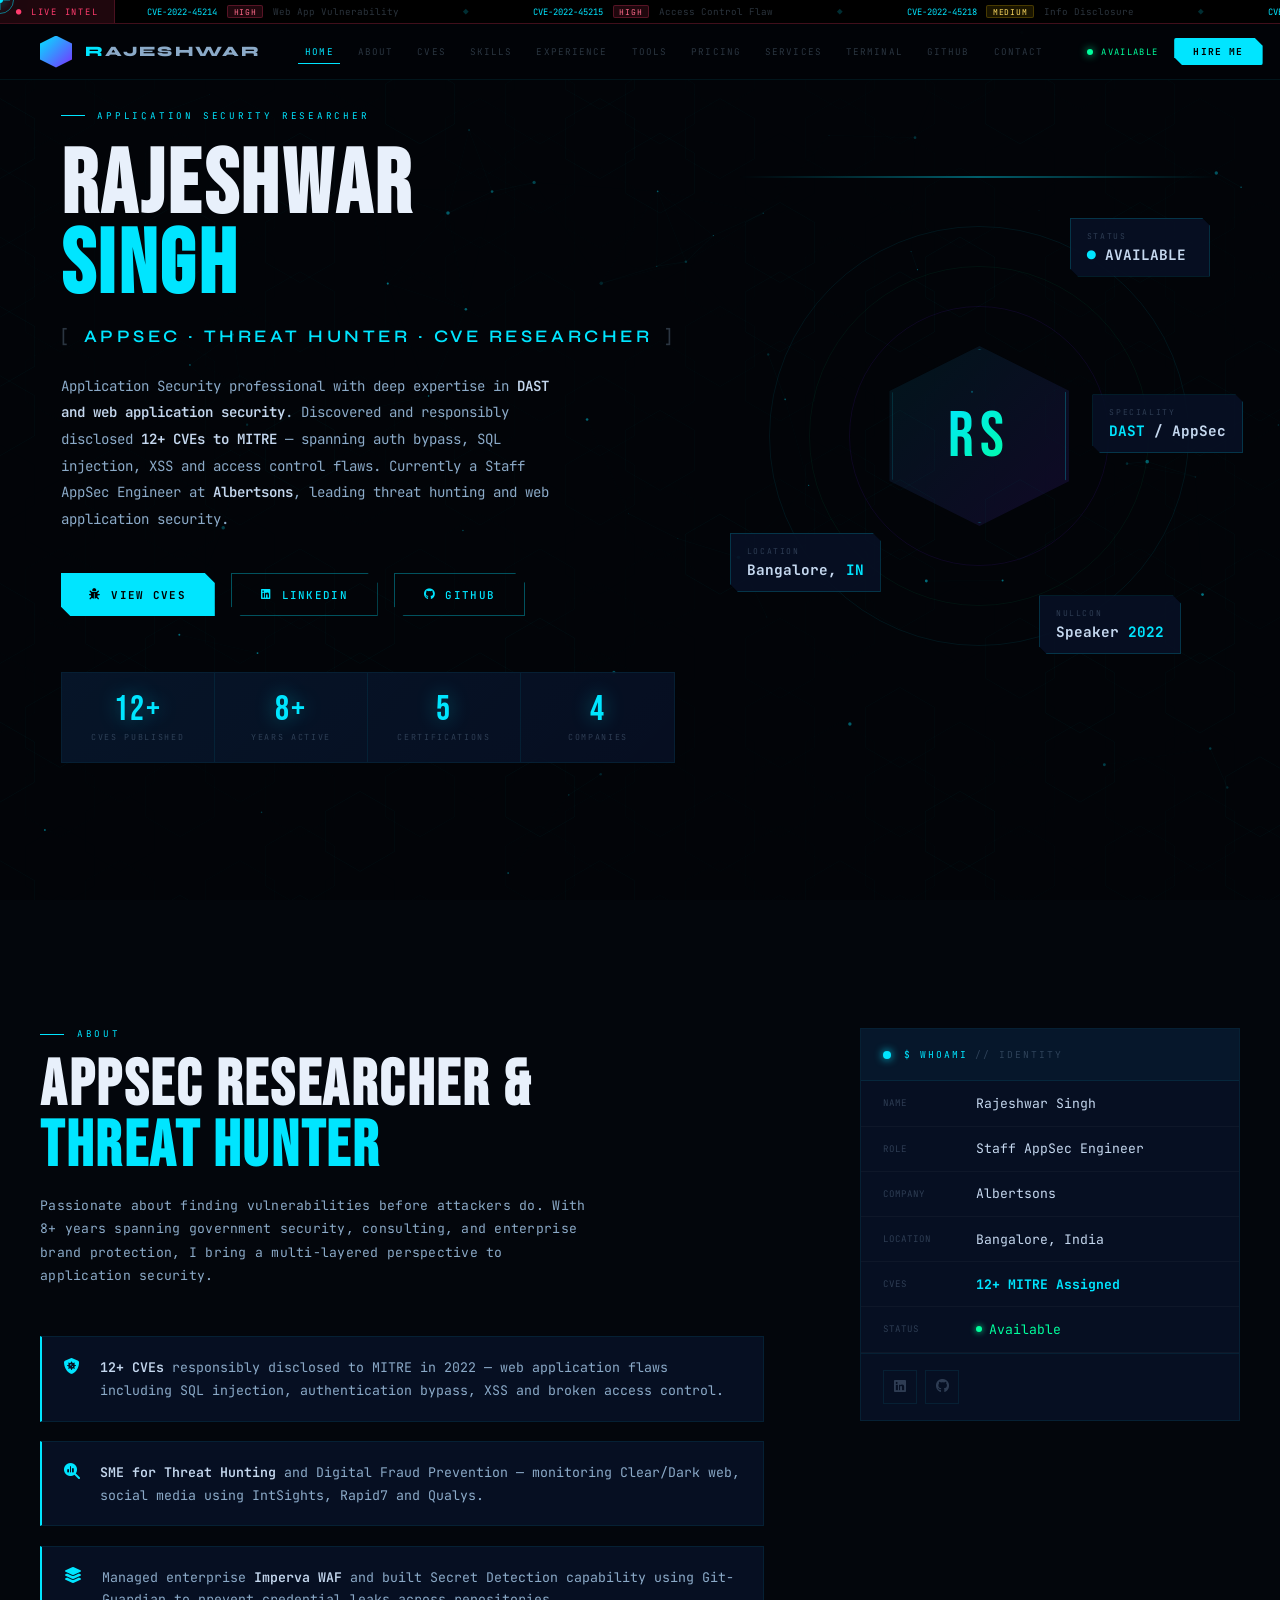
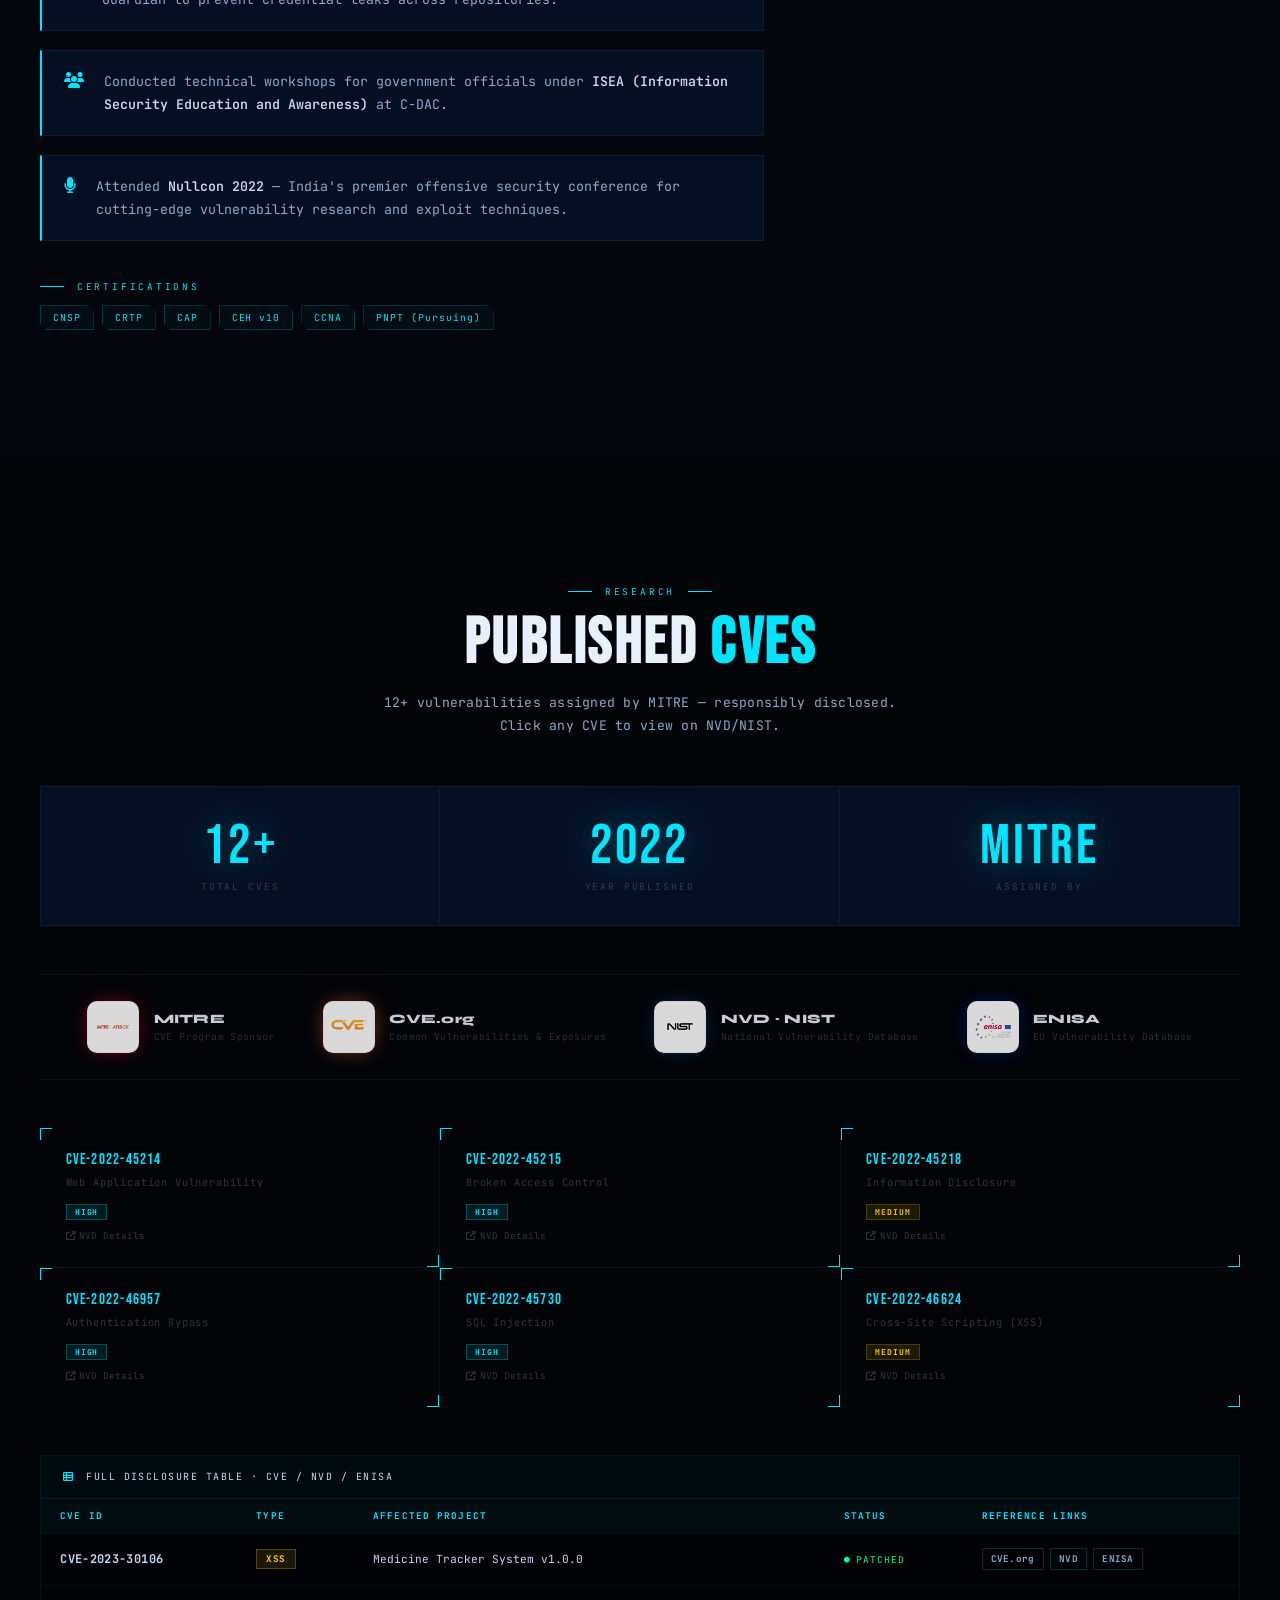
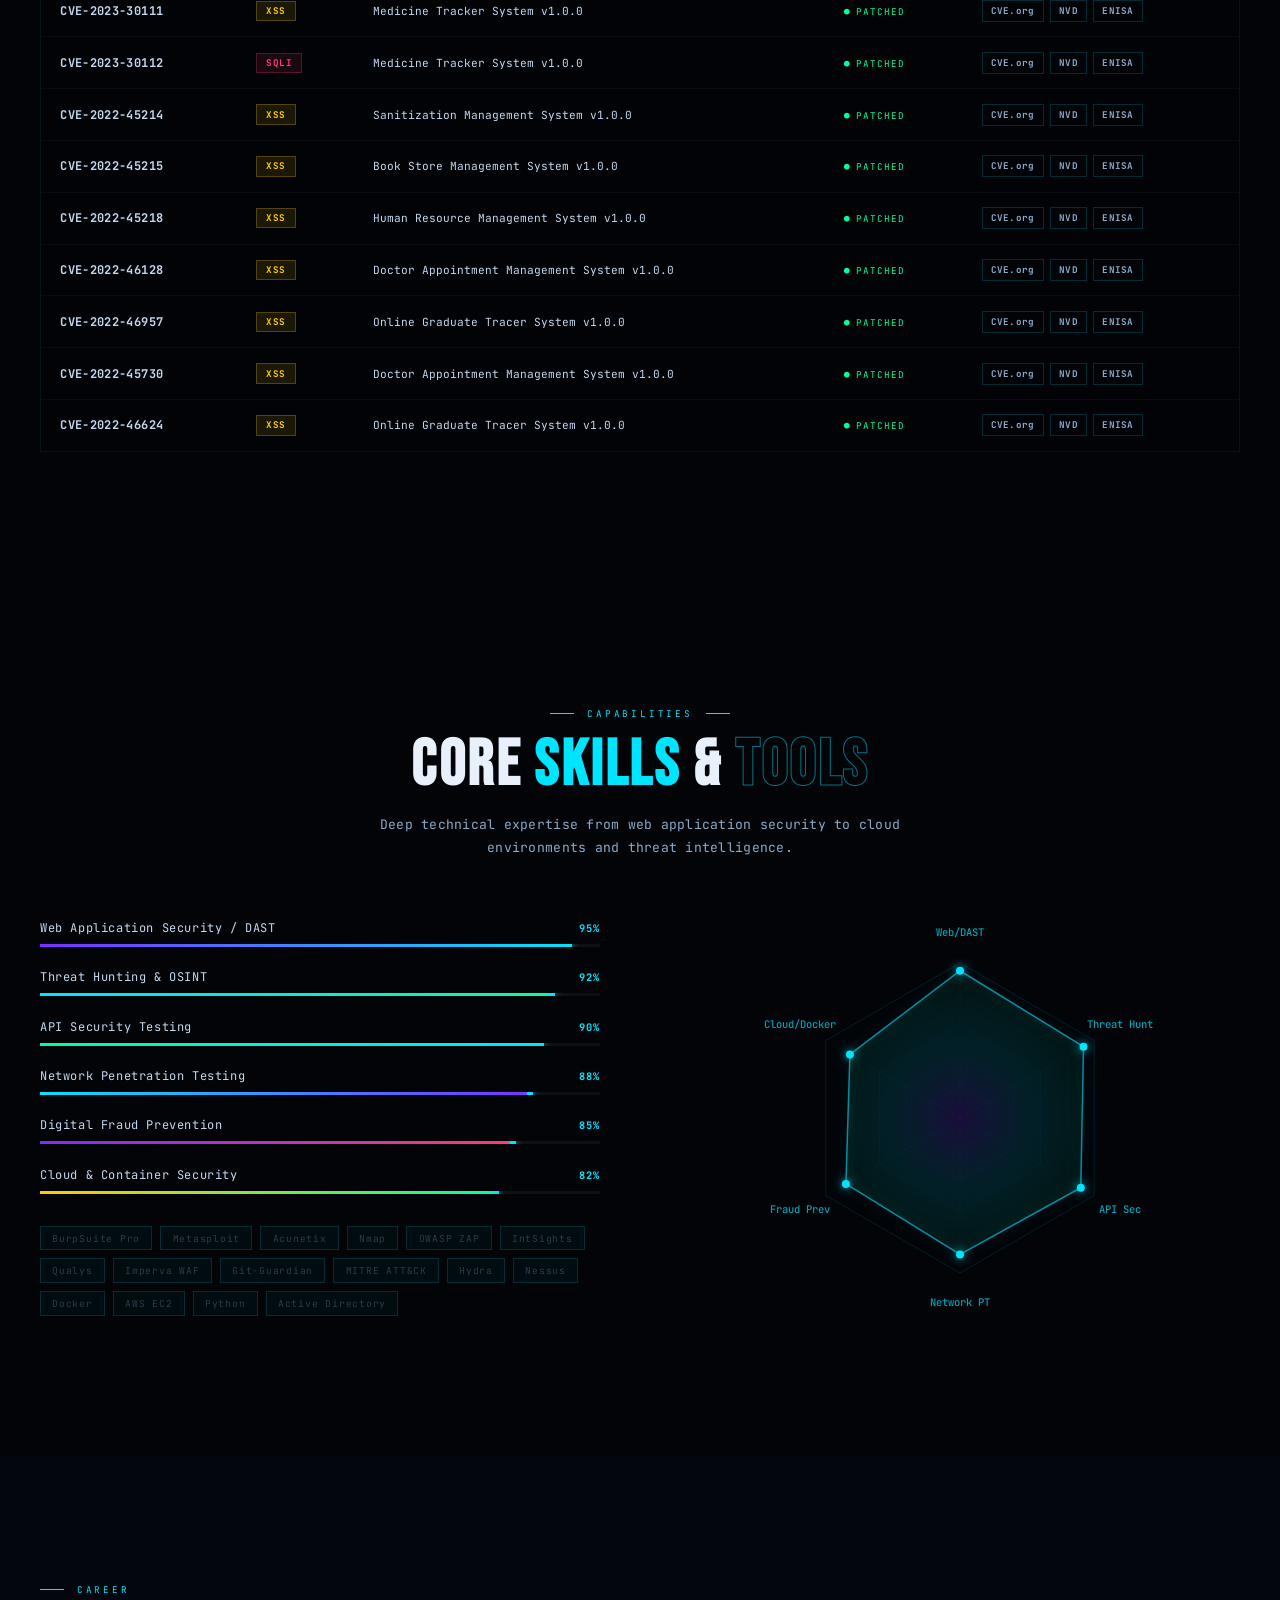
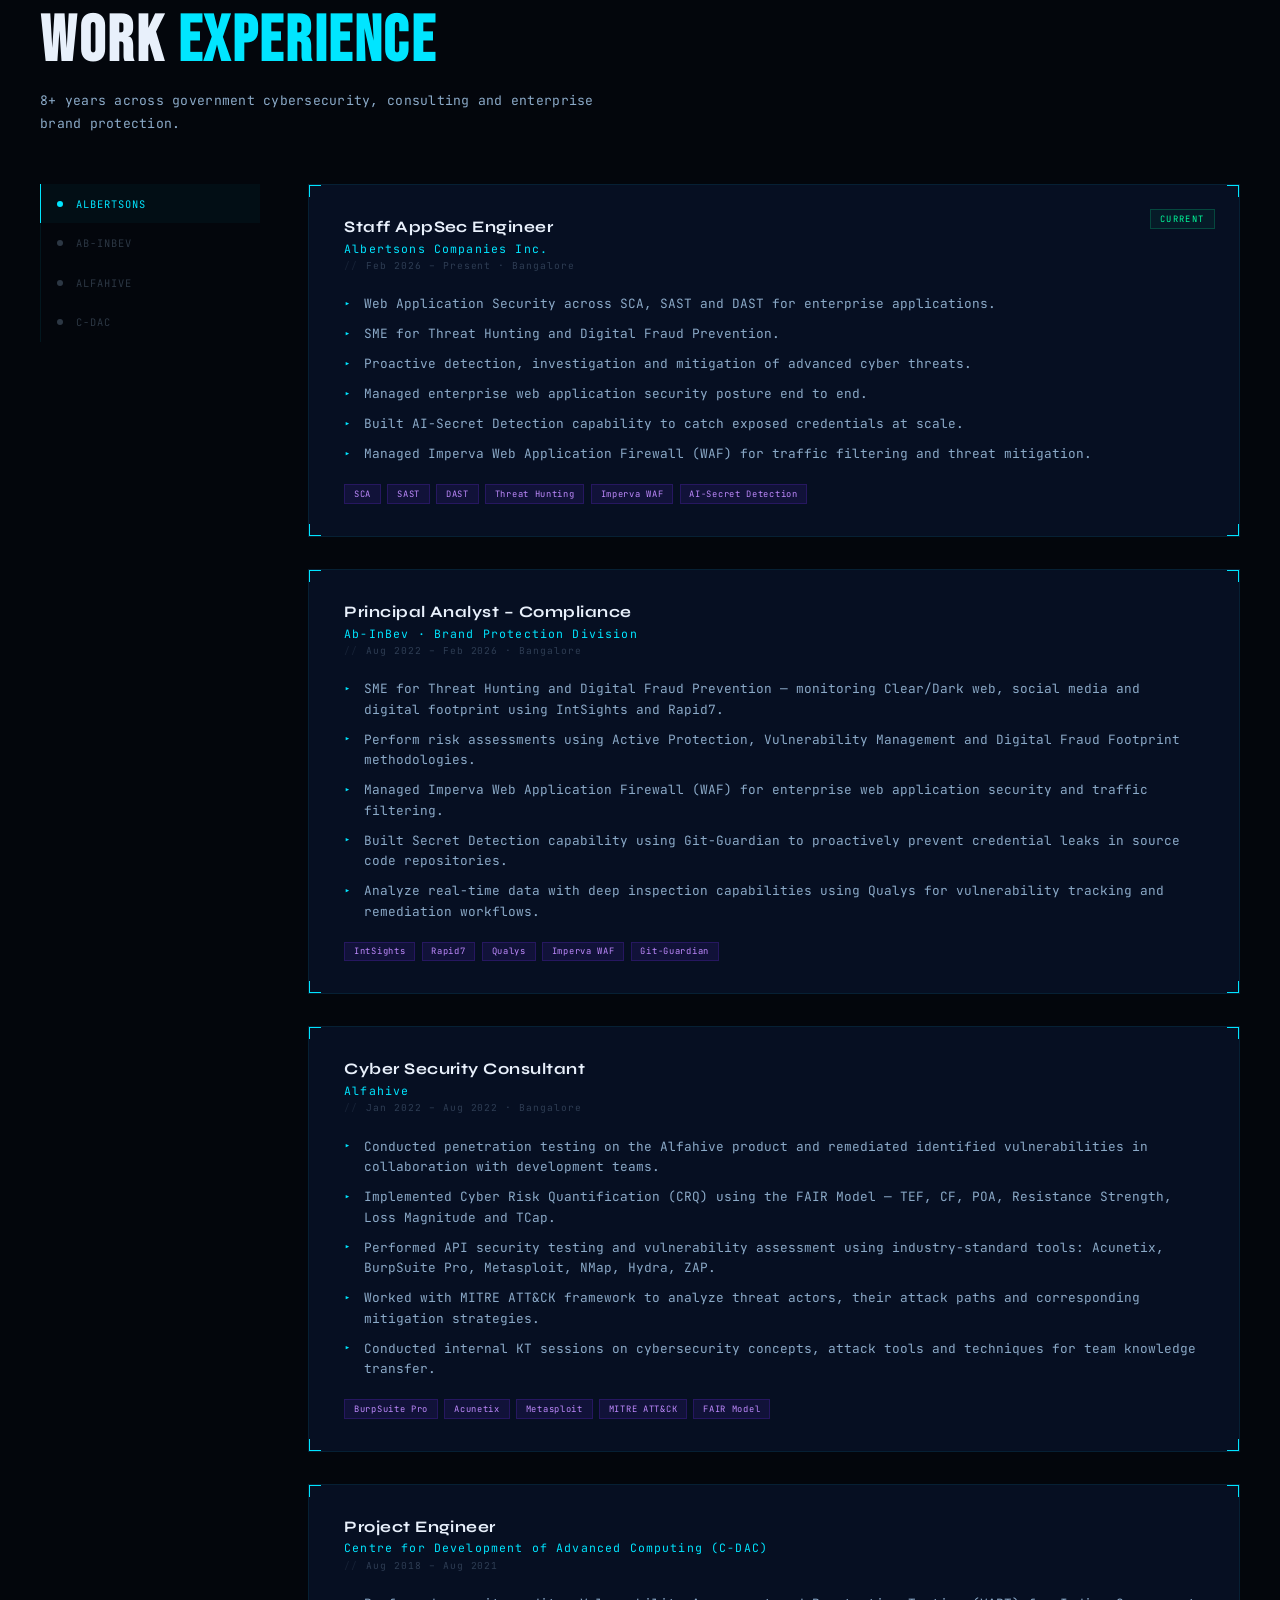
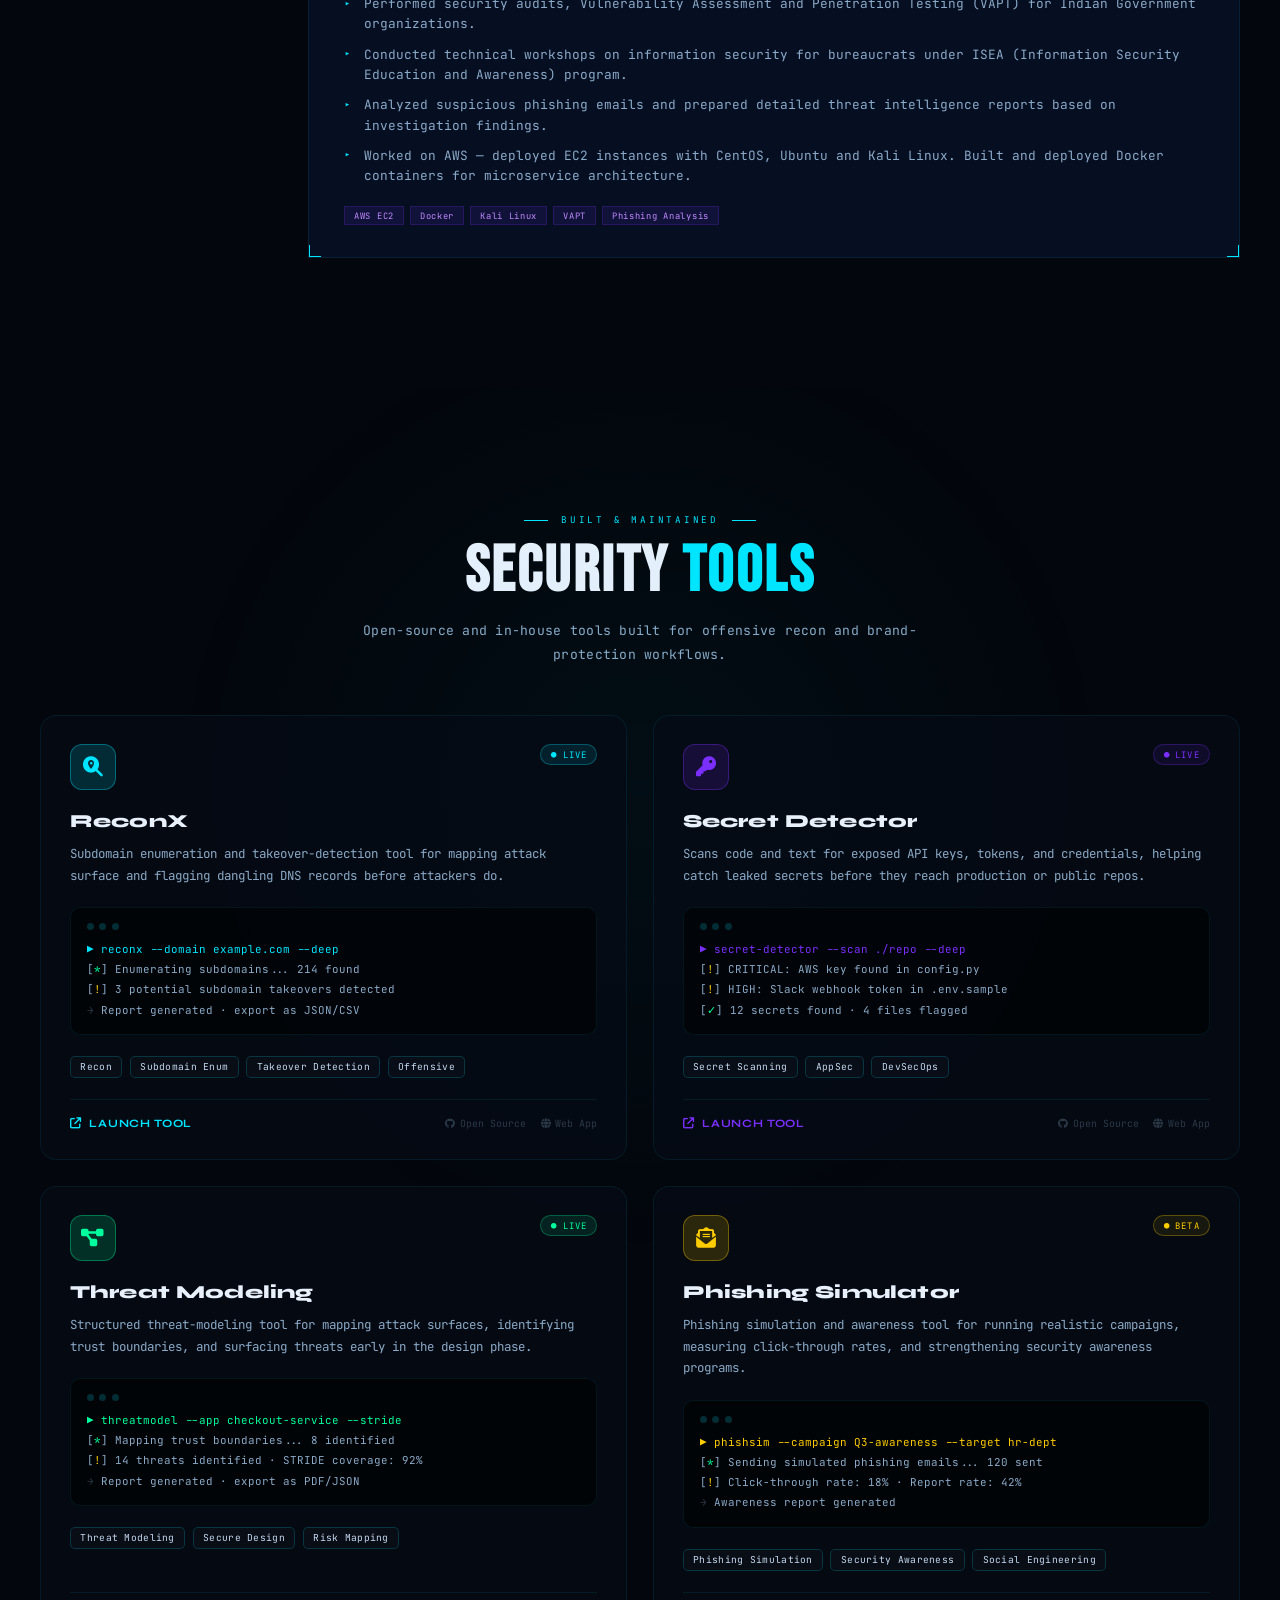
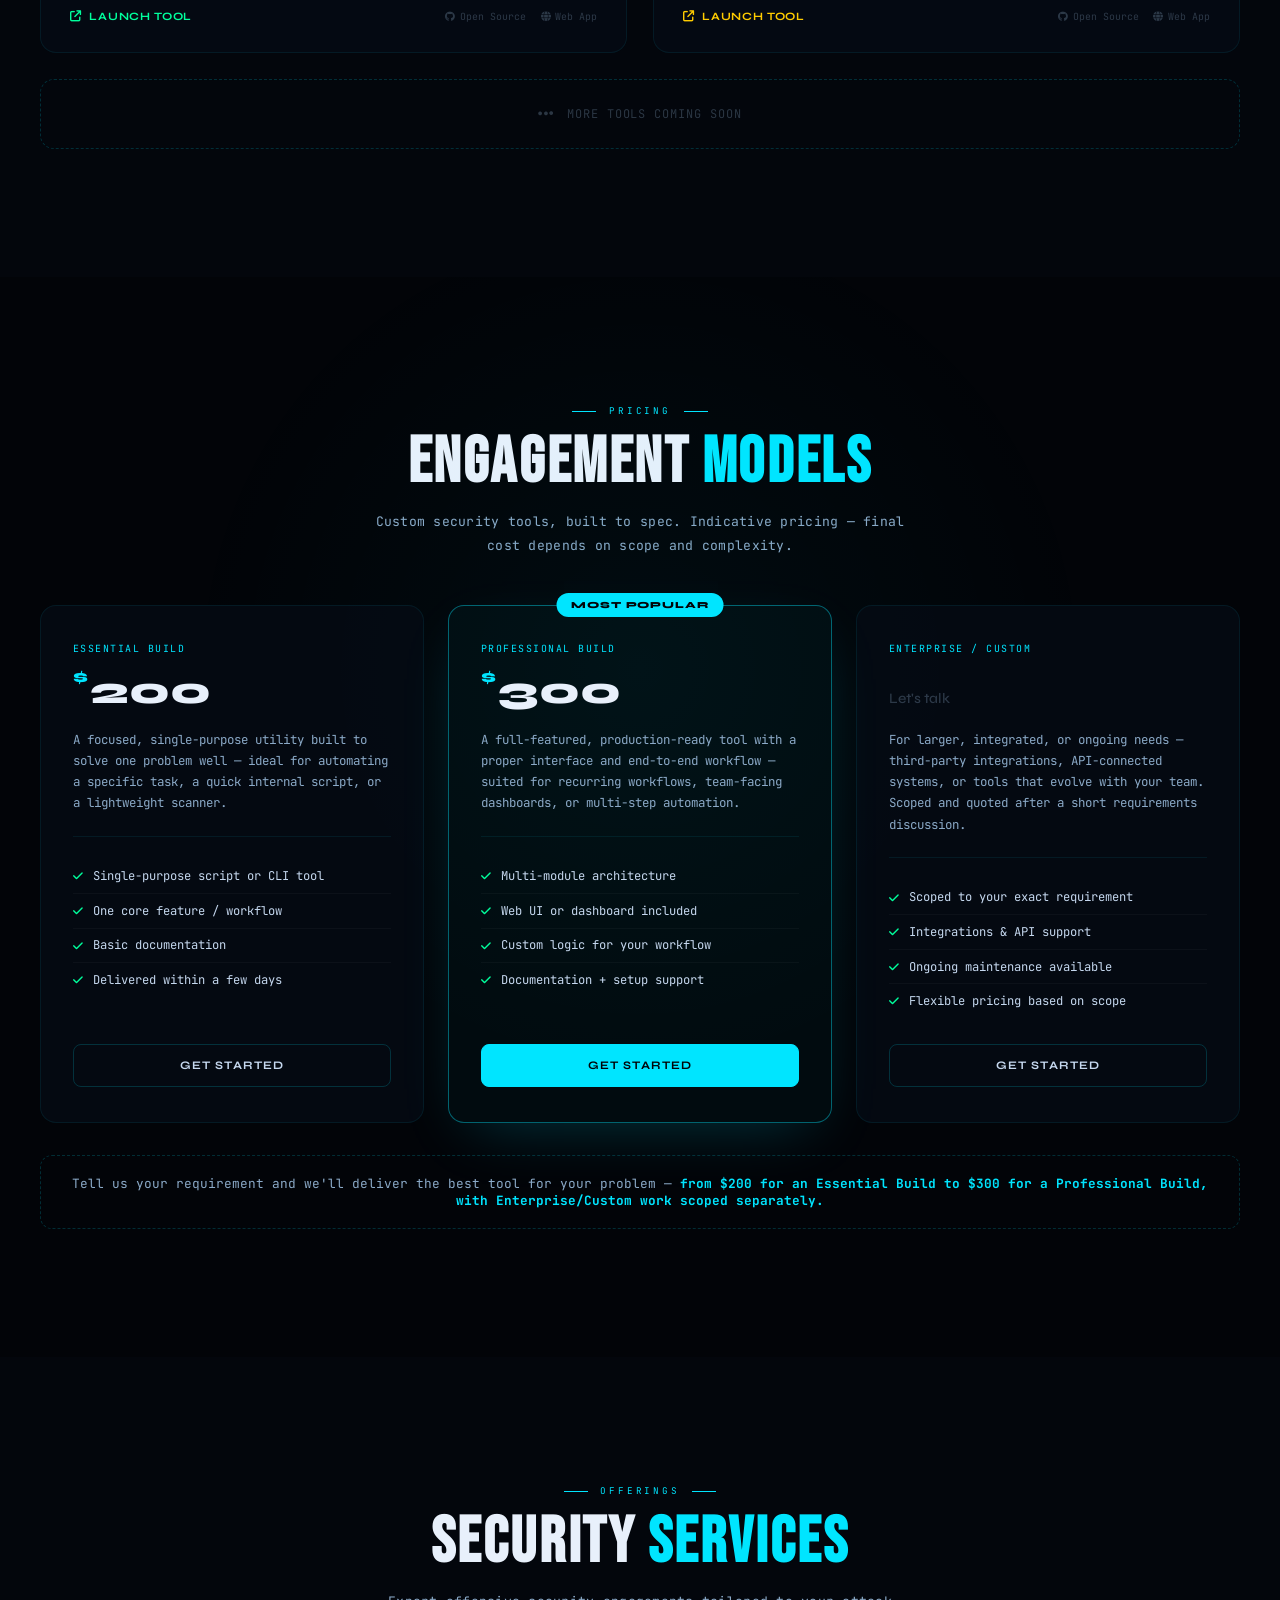
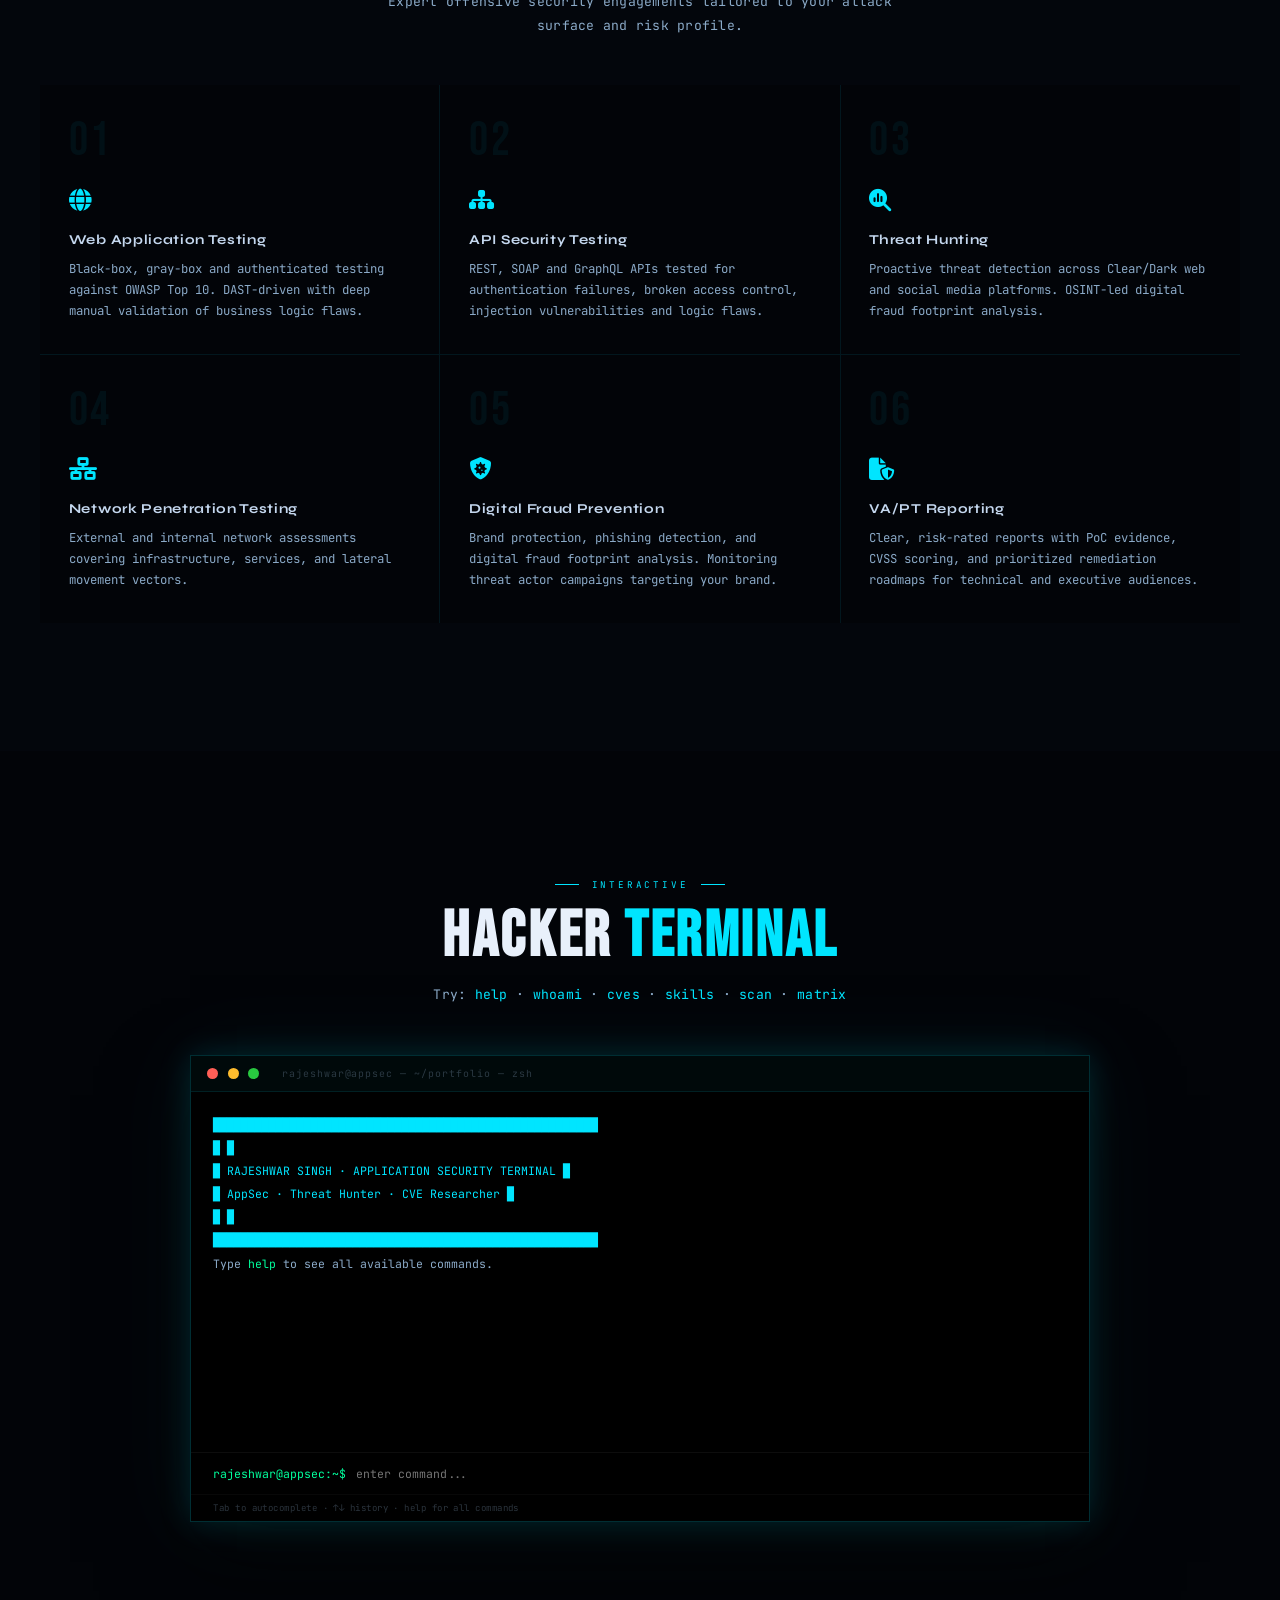
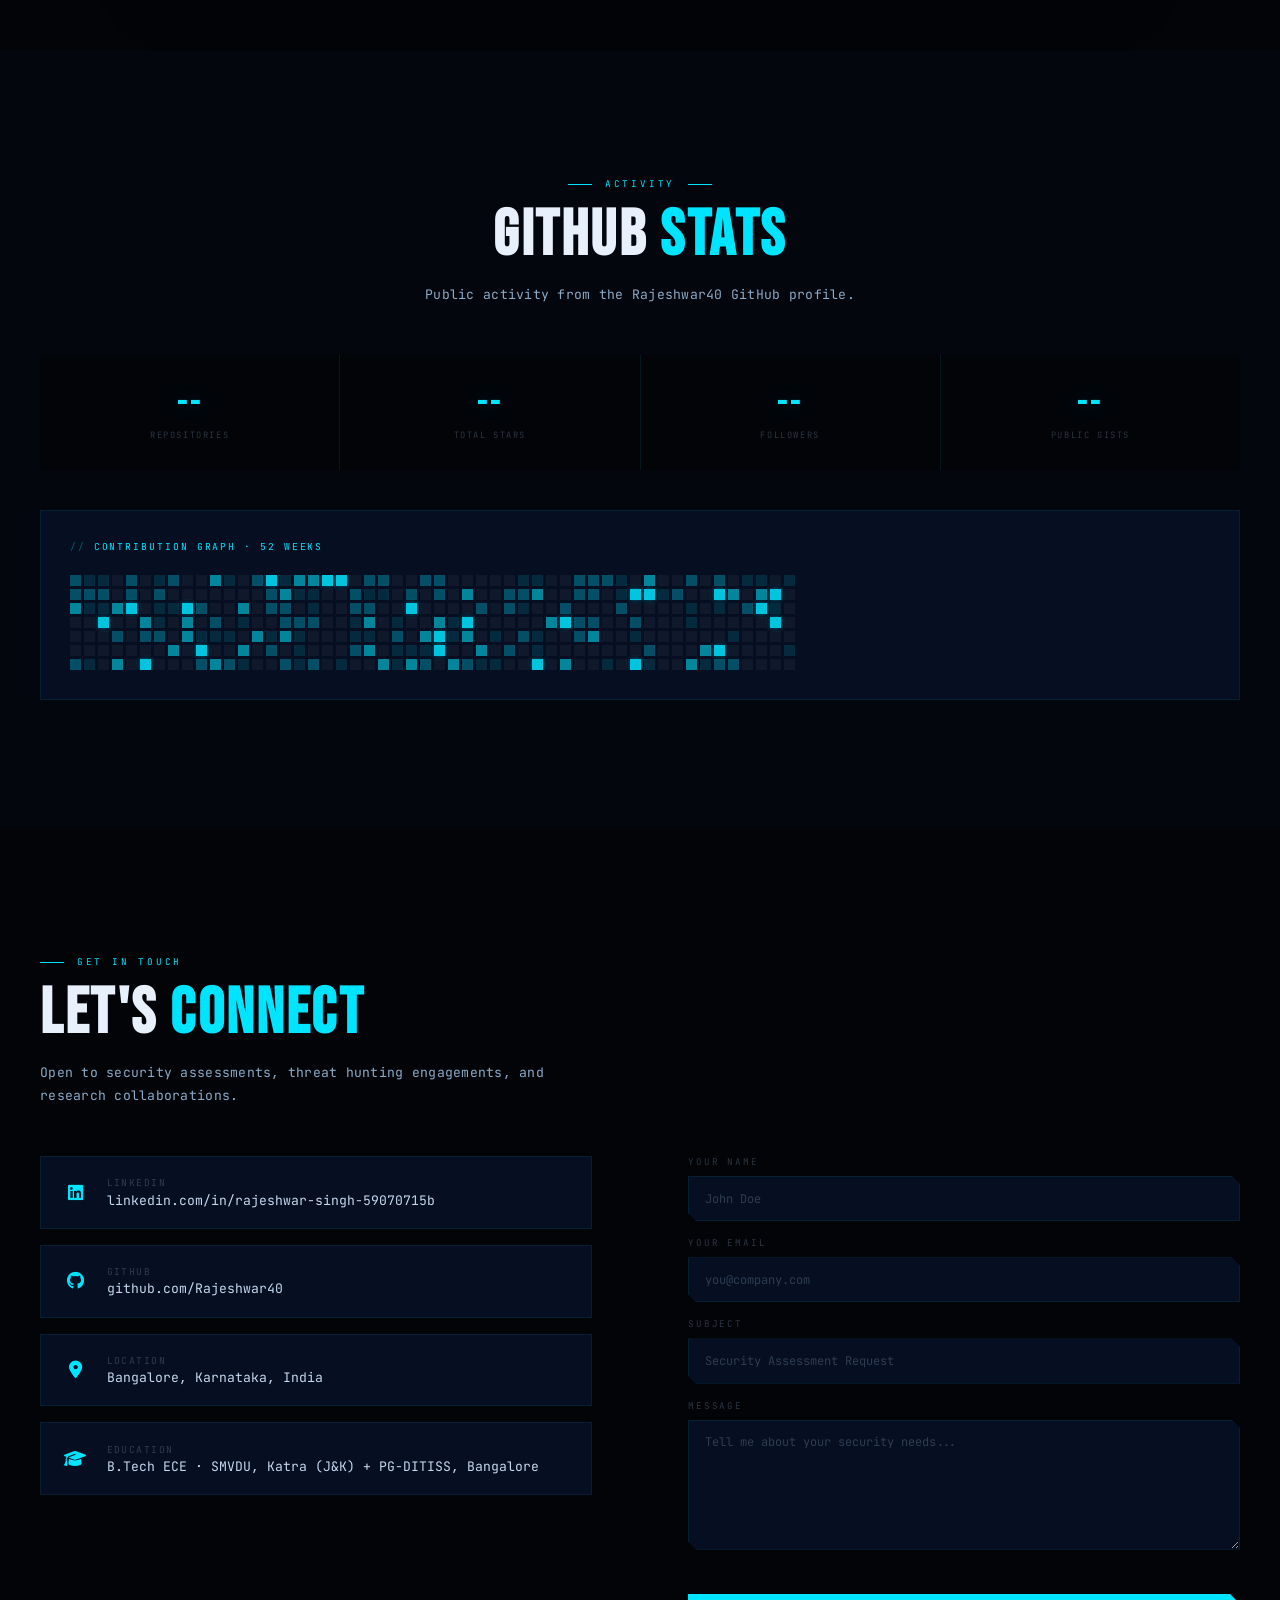
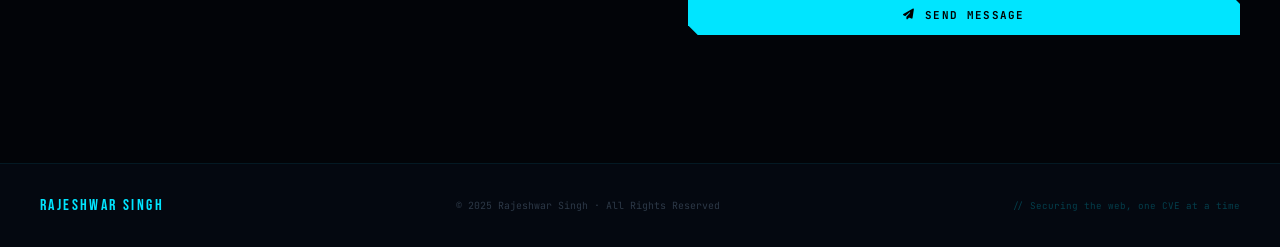
<file: index3.html>
<!DOCTYPE html>
<html lang="en">
<head>
<meta charset="UTF-8"/>
<meta name="viewport" content="width=device-width,initial-scale=1"/>
<title>Rajeshwar Singh — Application Security Researcher</title>
<meta name="description" content="Rajeshwar Singh — AppSec Expert, 12+ CVEs, DAST Specialist, Threat Hunter. Bangalore, India."/>
<link rel="preconnect" href="https://fonts.googleapis.com"/>
<link rel="preconnect" href="https://fonts.gstatic.com" crossorigin/>
<link href="https://fonts.googleapis.com/css2?family=JetBrains+Mono:wght@100;200;300;400;500;600;700;800&family=Syne:wght@400;500;600;700;800&family=Bebas+Neue&display=swap" rel="stylesheet"/>
<link rel="stylesheet" href="https://cdnjs.cloudflare.com/ajax/libs/font-awesome/6.5.0/css/all.min.css" crossorigin="anonymous"/>
<style>
/* ═══════════════════════════════════ DESIGN SYSTEM ═══════════════════════════════════ */
:root {
  --bg: #020408;
  --bg2: #040810;
  --bg3: #060c18;
  --surface: rgba(8,18,40,0.8);
  --surface2: rgba(12,24,52,0.6);
  --c1: #00e5ff;      /* electric cyan */
  --c2: #00ff9d;      /* matrix green */
  --c3: #ff3c6e;      /* danger red */
  --c4: #7b2fff;      /* void purple */
  --c5: #ffcc00;      /* amber warning */
  --txt: #8baac8;
  --txt2: #c5d8ef;
  --txt3: #e8f0fb;
  --dim: rgba(139,170,200,0.3);
  --border: rgba(0,229,255,0.08);
  --border2: rgba(0,229,255,0.18);
  --glow1: 0 0 30px rgba(0,229,255,0.15), 0 0 80px rgba(0,229,255,0.05);
  --glow2: 0 0 20px rgba(0,255,157,0.2);
  --font-mono: 'JetBrains Mono', monospace;
  --font-display: 'Syne', sans-serif;
  --font-impact: 'Bebas Neue', sans-serif;
}

*, *::before, *::after { box-sizing: border-box; margin: 0; padding: 0; }
html { scroll-behavior: smooth; }

body {
  background: var(--bg);
  color: var(--txt);
  font-family: var(--font-mono);
  overflow-x: hidden;
  cursor: none;
  min-height: 100vh;
}

a { color: inherit; text-decoration: none; }
ul { list-style: none; }

::-webkit-scrollbar { width: 2px; }
::-webkit-scrollbar-track { background: var(--bg); }
::-webkit-scrollbar-thumb { background: var(--c1); border-radius: 1px; }

/* ═══════════════════════════════════ CANVAS BG ═══════════════════════════════════ */
#bg-canvas {
  position: fixed; inset: 0; z-index: 0;
  pointer-events: none;
}

/* ═══════════════════════════════════ CUSTOM CURSOR ═══════════════════════════════════ */
#cursor-dot {
  position: fixed; width: 6px; height: 6px; border-radius: 50%;
  background: var(--c1); pointer-events: none; z-index: 9999;
  transform: translate(-50%,-50%);
  box-shadow: 0 0 12px var(--c1), 0 0 24px rgba(0,229,255,0.6);
  transition: transform 0.05s, background 0.2s;
}
#cursor-ring {
  position: fixed; width: 28px; height: 28px; border-radius: 50%;
  border: 1px solid rgba(0,229,255,0.5); pointer-events: none; z-index: 9998;
  transform: translate(-50%,-50%);
  transition: width 0.2s, height 0.2s, border-color 0.2s;
}
#cursor-cross {
  position: fixed; width: 20px; height: 20px; pointer-events: none; z-index: 9997;
  transform: translate(-50%,-50%);
}
#cursor-cross::before, #cursor-cross::after {
  content: ''; position: absolute; background: rgba(0,229,255,0.3);
}
#cursor-cross::before { width: 1px; height: 20px; left: 50%; top: 0; }
#cursor-cross::after { width: 20px; height: 1px; top: 50%; left: 0; }
body.hovering #cursor-ring { width: 46px; height: 46px; border-color: var(--c2); }
body.hovering #cursor-dot { background: var(--c2); }

/* ═══════════════════════════════════ PRELOADER ═══════════════════════════════════ */
#preloader {
  position: fixed; inset: 0; z-index: 10000;
  background: #000; display: flex; flex-direction: column;
  align-items: center; justify-content: center; gap: 2rem;
  transition: opacity 0.8s ease, transform 0.8s ease;
}
#preloader.hide { opacity: 0; pointer-events: none; transform: scale(1.02); }

.pl-logo {
  font-family: var(--font-impact);
  font-size: clamp(3rem, 8vw, 7rem);
  letter-spacing: 0.15em;
  color: #fff;
  position: relative;
  overflow: hidden;
}
.pl-logo::after {
  content: '';
  position: absolute; inset: 0;
  background: linear-gradient(90deg, transparent, rgba(0,229,255,0.4), transparent);
  animation: scan-h 1.5s ease infinite;
}
@keyframes scan-h { 0% { transform: translateX(-100%); } 100% { transform: translateX(100%); } }

.pl-scanline {
  width: 340px; height: 1px; background: var(--bg2); position: relative; overflow: hidden;
  border: 1px solid rgba(0,229,255,0.1);
}
.pl-bar {
  position: absolute; top: 0; left: 0; height: 100%;
  background: linear-gradient(90deg, var(--c4), var(--c1), var(--c2));
  width: 0%; transition: width 0.05s;
}
.pl-pct {
  font-size: 0.65rem; color: var(--c1); letter-spacing: 0.3em; text-transform: uppercase;
}
.pl-msg {
  font-size: 0.6rem; color: rgba(0,229,255,0.4); letter-spacing: 0.2em;
  min-height: 1em; text-transform: uppercase;
}

/* ═══════════════════════════════════ THREAT TICKER ═══════════════════════════════════ */
#threat-ticker {
  position: fixed; top: 0; left: 0; right: 0; z-index: 600;
  height: 24px; background: rgba(0,0,0,0.95);
  border-bottom: 1px solid rgba(255,60,110,0.25);
  display: flex; align-items: center; overflow: hidden;
}
.ticker-badge {
  flex-shrink: 0; height: 100%; padding: 0 1rem;
  display: flex; align-items: center; gap: 0.5rem;
  background: rgba(255,60,110,0.12);
  border-right: 1px solid rgba(255,60,110,0.2);
  font-size: 0.55rem; color: var(--c3); letter-spacing: 0.2em;
  white-space: nowrap;
}
.ticker-badge::before { content: '●'; animation: blink-r 1s step-end infinite; }
@keyframes blink-r { 50% { opacity: 0; } }
.ticker-scroll { flex: 1; overflow: hidden; }
.ticker-inner {
  display: flex; animation: ticker 70s linear infinite; white-space: nowrap;
}
.t-item {
  display: inline-flex; align-items: center; gap: 0.6rem;
  padding: 0 2rem; font-size: 0.58rem; color: var(--dim);
}
.t-id { color: var(--c1); font-size: 0.55rem; }
.t-sev {
  font-size: 0.5rem; padding: 0.05rem 0.35rem; border-radius: 2px; letter-spacing: 0.1em;
}
.sev-c { background: rgba(123,47,255,0.2); color: #bf8bff; border: 1px solid rgba(123,47,255,0.3); }
.sev-h { background: rgba(255,60,110,0.12); color: #ff6b8a; border: 1px solid rgba(255,60,110,0.25); }
.sev-m { background: rgba(255,204,0,0.1); color: #ffdc60; border: 1px solid rgba(255,204,0,0.2); }
@keyframes ticker { 0% { transform: translateX(0); } 100% { transform: translateX(-50%); } }

/* ═══════════════════════════════════ HEADER ═══════════════════════════════════ */
#site-nav {
  position: fixed; top: 24px; left: 0; right: 0; z-index: 500;
  height: 56px;
  background: rgba(2,4,8,0.85);
  backdrop-filter: blur(24px) saturate(1.5);
  border-bottom: 1px solid var(--border);
}
.nav-inner {
  max-width: 1440px; margin: 0 auto; padding: 0 2.5rem;
  height: 100%; display: flex; align-items: center; justify-content: space-between; gap: 2rem;
}
.nav-logo {
  display: flex; align-items: center; gap: 0.8rem; flex-shrink: 0;
}
.nav-logo-mark {
  width: 32px; height: 32px; position: relative;
  display: flex; align-items: center; justify-content: center;
}
.nav-logo-hex {
  width: 32px; height: 32px;
  background: linear-gradient(135deg, var(--c1), var(--c4));
  clip-path: polygon(50% 0%, 100% 25%, 100% 75%, 50% 100%, 0% 75%, 0% 25%);
  animation: hex-pulse 3s ease-in-out infinite;
}
@keyframes hex-pulse { 0%,100%{opacity:1;transform:scale(1)} 50%{opacity:0.7;transform:scale(0.95)} }
.nav-logo-text {
  font-family: var(--font-display);
  font-size: 0.9rem; font-weight: 800;
  letter-spacing: 0.15em; text-transform: uppercase;
}
.nav-logo-text span { color: var(--c1); }
.nav-links {
  display: flex; align-items: center; gap: 0;
}
.nav-links a {
  font-size: 0.58rem; color: var(--dim); letter-spacing: 0.12em;
  text-transform: uppercase; padding: 0.4rem 0.75rem;
  position: relative; transition: color 0.2s; white-space: nowrap;
}
.nav-links a::before {
  content: ''; position: absolute; bottom: 0; left: 50%; right: 50%;
  height: 1px; background: var(--c1); transition: all 0.3s;
}
.nav-links a:hover, .nav-links a.active { color: var(--c1); }
.nav-links a:hover::before, .nav-links a.active::before { left: 10%; right: 10%; }

.nav-right { display: flex; align-items: center; gap: 1rem; flex-shrink: 0; }
.nav-status {
  display: flex; align-items: center; gap: 0.5rem;
  font-size: 0.55rem; color: var(--c2); letter-spacing: 0.15em;
}
.status-dot {
  width: 6px; height: 6px; border-radius: 50%; background: var(--c2);
  box-shadow: 0 0 8px var(--c2);
  animation: status-pulse 2s ease-in-out infinite;
}
@keyframes status-pulse { 0%,100%{box-shadow:0 0 8px var(--c2)} 50%{box-shadow:0 0 16px var(--c2),0 0 32px rgba(0,255,157,0.4)} }
.btn-hire {
  font-family: var(--font-mono); font-size: 0.6rem;
  padding: 0.45rem 1.2rem; letter-spacing: 0.12em; text-transform: uppercase;
  color: #000; background: var(--c1); border: none; border-radius: 2px;
  cursor: none; transition: all 0.25s; font-weight: 700;
  clip-path: polygon(0 0, calc(100% - 8px) 0, 100% 8px, 100% 100%, 8px 100%, 0 calc(100% - 8px));
}
.btn-hire:hover { background: var(--c2); box-shadow: 0 0 30px rgba(0,255,157,0.4); }
.nav-toggle {
  display: none; flex-direction: column; gap: 4px;
  background: none; border: none; cursor: none; padding: 0.5rem;
}
.nav-toggle span { width: 18px; height: 1px; background: var(--c1); display: block; }

/* ═══════════════════════════════════ LAYOUT ═══════════════════════════════════ */
.page-wrap { position: relative; z-index: 10; }
section { padding: 8rem 0; position: relative; }
.container { max-width: 1440px; margin: 0 auto; padding: 0 2.5rem; }
.pt-nav { padding-top: 110px; }

/* Section labels */
.s-eyebrow {
  display: flex; align-items: center; gap: 0.8rem;
  font-size: 0.58rem; color: var(--c1); letter-spacing: 0.3em;
  text-transform: uppercase; margin-bottom: 1rem;
}
.s-eyebrow::before { content: ''; width: 24px; height: 1px; background: var(--c1); flex-shrink: 0; }
.s-eyebrow.center { justify-content: center; }
.s-eyebrow.center::after { content: ''; width: 24px; height: 1px; background: var(--c1); flex-shrink: 0; }

.s-title {
  font-family: var(--font-impact);
  font-size: clamp(2.8rem, 5vw, 5rem);
  line-height: 0.95; letter-spacing: 0.04em;
  color: var(--txt3); margin-bottom: 1rem;
}
.s-title.center { text-align: center; }
.s-title em { color: var(--c1); font-style: normal; }
.s-title .outline {
  -webkit-text-stroke: 1px rgba(0,229,255,0.5);
  color: transparent;
}

.s-sub {
  font-size: 0.82rem; color: var(--txt); max-width: 560px;
  line-height: 1.8; margin-bottom: 3rem; letter-spacing: 0.02em;
}
.s-sub.center { text-align: center; margin: 0 auto 3rem; }

/* Reveal animations */
.reveal { opacity: 0; transform: translateY(32px); transition: opacity 0.7s ease, transform 0.7s ease; }
.reveal.visible { opacity: 1; transform: none; }
.reveal-left { opacity: 0; transform: translateX(-40px); transition: opacity 0.7s ease, transform 0.7s ease; }
.reveal-left.visible { opacity: 1; transform: none; }
.reveal-right { opacity: 0; transform: translateX(40px); transition: opacity 0.7s ease, transform 0.7s ease; }
.reveal-right.visible { opacity: 1; transform: none; }

/* ═══════════════════════════════════ HERO ═══════════════════════════════════ */
#hero {
  min-height: 100vh; display: flex; align-items: center;
  padding-top: 100px; overflow: hidden; position: relative;
}

.hero-grid {
  display: grid; grid-template-columns: 1fr 480px;
  gap: 4rem; align-items: center; width: 100%;
}

/* Glitch text effect */
.glitch-wrap { position: relative; display: inline-block; }
.hero-name {
  font-family: var(--font-impact);
  font-size: clamp(3.5rem, 7vw, 6.8rem);
  line-height: 0.9; letter-spacing: 0.04em;
  color: var(--txt3); display: block; position: relative;
}
.hero-name .accent { color: var(--c1); display: block; }
.glitch-name {
  position: relative; display: inline-block;
}
.glitch-name::before, .glitch-name::after {
  content: attr(data-text); position: absolute; top: 0; left: 0;
  width: 100%; height: 100%; opacity: 0;
}
.glitch-name::before {
  color: var(--c1); animation: glitch-a 8s infinite;
  clip-path: polygon(0 20%, 100% 20%, 100% 40%, 0 40%);
}
.glitch-name::after {
  color: var(--c3); animation: glitch-b 8s infinite;
  clip-path: polygon(0 60%, 100% 60%, 100% 80%, 0 80%);
}
@keyframes glitch-a {
  0%,89%,100% { opacity:0;transform:none; }
  90% { opacity:0.9;transform:translate(-4px,1px); }
  92% { opacity:0.9;transform:translate(3px,-1px); }
  94% { opacity:0;transform:none; }
}
@keyframes glitch-b {
  0%,91%,100% { opacity:0;transform:none; }
  92% { opacity:0.7;transform:translate(4px,1px); }
  94% { opacity:0.7;transform:translate(-3px,-1px); }
  96% { opacity:0;transform:none; }
}

.hero-role {
  font-family: var(--font-display); font-size: clamp(0.8rem, 1.5vw, 1.1rem);
  color: var(--c1); letter-spacing: 0.2em; text-transform: uppercase;
  margin: 1.2rem 0 1.6rem; font-weight: 600;
  display: flex; align-items: center; gap: 0.8rem;
}
.hero-role::before { content: '['; color: var(--dim); }
.hero-role::after { content: ']'; color: var(--dim); }

.hero-desc {
  font-size: 0.88rem; color: var(--txt); line-height: 1.9;
  max-width: 500px; margin-bottom: 2.5rem;
}
.hero-desc strong { color: var(--txt2); font-weight: 600; }

.hero-actions { display: flex; gap: 1rem; flex-wrap: wrap; margin-bottom: 3.5rem; }

/* Buttons */
.btn-primary {
  display: inline-flex; align-items: center; gap: 0.6rem;
  font-family: var(--font-mono); font-size: 0.68rem; font-weight: 700;
  letter-spacing: 0.12em; text-transform: uppercase;
  color: #000; background: var(--c1); padding: 0.85rem 1.8rem;
  border: none; border-radius: 0; cursor: none; transition: all 0.25s;
  clip-path: polygon(0 0, calc(100% - 10px) 0, 100% 10px, 100% 100%, 10px 100%, 0 calc(100% - 10px));
  position: relative; overflow: hidden;
}
.btn-primary::before {
  content: ''; position: absolute; inset: 0;
  background: linear-gradient(90deg, transparent, rgba(255,255,255,0.25), transparent);
  transform: translateX(-100%); transition: transform 0.5s;
}
.btn-primary:hover::before { transform: translateX(100%); }
.btn-primary:hover { background: var(--c2); box-shadow: 0 0 40px rgba(0,255,157,0.5); transform: translateY(-2px); }

.btn-outline {
  display: inline-flex; align-items: center; gap: 0.6rem;
  font-family: var(--font-mono); font-size: 0.68rem; font-weight: 500;
  letter-spacing: 0.12em; text-transform: uppercase;
  color: var(--c1); background: transparent;
  padding: 0.85rem 1.8rem; border: 1px solid rgba(0,229,255,0.35);
  border-radius: 0; cursor: none; transition: all 0.25s;
  clip-path: polygon(0 0, calc(100% - 10px) 0, 100% 10px, 100% 100%, 10px 100%, 0 calc(100% - 10px));
}
.btn-outline:hover {
  background: rgba(0,229,255,0.07); border-color: var(--c1);
  box-shadow: 0 0 25px rgba(0,229,255,0.15); transform: translateY(-2px);
}
.btn-sm { padding: 0.5rem 1.1rem; font-size: 0.62rem; }

/* Hero stats */
.hero-metrics {
  display: grid; grid-template-columns: repeat(4,1fr);
  border: 1px solid var(--border);
  background: var(--surface);
  backdrop-filter: blur(10px);
  position: relative;
}
.hero-metrics::before {
  content: ''; position: absolute; inset: 0;
  background: linear-gradient(135deg, rgba(0,229,255,0.03), transparent);
  pointer-events: none;
}
.metric-item {
  padding: 1.2rem 1rem; text-align: center;
  border-right: 1px solid var(--border); position: relative;
}
.metric-item:last-child { border-right: none; }
.metric-val {
  font-family: var(--font-impact);
  font-size: 2.2rem; letter-spacing: 0.05em;
  color: var(--c1); line-height: 1;
  text-shadow: 0 0 20px rgba(0,229,255,0.4);
}
.metric-lbl {
  font-size: 0.52rem; color: var(--dim); letter-spacing: 0.2em;
  text-transform: uppercase; margin-top: 0.3rem;
}

/* Hero visual panel */
.hero-visual {
  position: relative; height: 520px;
}
.hv-ring {
  position: absolute; border-radius: 50%; border: 1px solid;
  animation: ring-spin linear infinite; left: 50%; top: 50%;
  transform: translate(-50%,-50%);
}
.hv-ring-1 { width: 420px; height: 420px; border-color: rgba(0,229,255,0.08); animation-duration: 25s; }
.hv-ring-2 { width: 340px; height: 340px; border-color: rgba(0,255,157,0.06); animation-duration: 18s; animation-direction: reverse; }
.hv-ring-3 { width: 260px; height: 260px; border-color: rgba(123,47,255,0.1); animation-duration: 12s; }
@keyframes ring-spin { to { transform: translate(-50%,-50%) rotate(360deg); } }

.hv-center {
  position: absolute; left: 50%; top: 50%; transform: translate(-50%,-50%);
  width: 200px; height: 200px;
  display: flex; align-items: center; justify-content: center;
}
.hv-hex {
  width: 180px; height: 180px;
  background: linear-gradient(135deg, rgba(0,229,255,0.08), rgba(123,47,255,0.12));
  clip-path: polygon(50% 0%, 100% 25%, 100% 75%, 50% 100%, 0% 75%, 0% 25%);
  display: flex; align-items: center; justify-content: center;
  position: relative;
  animation: hex-float 4s ease-in-out infinite;
}
@keyframes hex-float { 0%,100%{transform:translateY(0)} 50%{transform:translateY(-12px)} }
.hv-hex::before {
  content: ''; position: absolute; inset: 3px;
  clip-path: polygon(50% 0%, 100% 25%, 100% 75%, 50% 100%, 0% 75%, 0% 25%);
  border: 1px solid rgba(0,229,255,0.25);
}
.hv-initials {
  font-family: var(--font-impact);
  font-size: 4rem; letter-spacing: 0.1em;
  background: linear-gradient(135deg, var(--c1), var(--c2));
  -webkit-background-clip: text; -webkit-text-fill-color: transparent;
  position: relative; z-index: 1;
}

/* Floating data cards */
.hv-card {
  position: absolute; background: var(--surface);
  border: 1px solid var(--border2); backdrop-filter: blur(16px);
  padding: 0.75rem 1rem; min-width: 140px;
  clip-path: polygon(0 0, calc(100% - 8px) 0, 100% 8px, 100% 100%, 8px 100%, 0 calc(100% - 8px));
}
.hv-card-label { font-size: 0.5rem; color: var(--dim); letter-spacing: 0.2em; text-transform: uppercase; margin-bottom: 0.25rem; }
.hv-card-val { font-size: 0.9rem; color: var(--txt2); font-weight: 700; }
.hv-card-val span { color: var(--c1); }
.hvc1 { top: 8%; right: 2%; animation: float-card 5s ease-in-out infinite; }
.hvc2 { bottom: 20%; left: -2%; animation: float-card 5s ease-in-out infinite 1.5s; }
.hvc3 { top: 42%; right: -5%; animation: float-card 5s ease-in-out infinite 0.8s; }
.hvc4 { bottom: 8%; right: 8%; animation: float-card 5s ease-in-out infinite 2s; }
@keyframes float-card {
  0%,100% { transform: translateY(0); }
  50% { transform: translateY(-8px); }
}

/* Scan line */
.hv-scan {
  position: absolute; left: 0; right: 0; height: 2px;
  background: linear-gradient(90deg, transparent, var(--c1), transparent);
  animation: scan-vert 4s ease-in-out infinite; opacity: 0.4;
}
@keyframes scan-vert {
  0% { top: 0%; } 100% { top: 100%; }
}

/* ═══════════════════════════════════ ABOUT ═══════════════════════════════════ */
#about { background: rgba(4,8,16,0.5); }
.about-grid { display: grid; grid-template-columns: 1fr 380px; gap: 6rem; align-items: start; }

.about-highlights { display: flex; flex-direction: column; gap: 1.2rem; margin-bottom: 2.5rem; }
.ah-item {
  display: flex; gap: 1.2rem; align-items: flex-start;
  padding: 1.2rem 1.4rem;
  background: var(--surface); border: 1px solid var(--border);
  border-left: 2px solid var(--c1);
  transition: all 0.3s;
}
.ah-item:hover { border-color: var(--border2); border-left-color: var(--c1); background: var(--surface2); }
.ah-icon { color: var(--c1); font-size: 1rem; flex-shrink: 0; margin-top: 0.1rem; }
.ah-text { font-size: 0.83rem; color: var(--txt); line-height: 1.7; }
.ah-text strong { color: var(--txt2); font-weight: 600; }

.cert-grid { display: flex; flex-wrap: wrap; gap: 0.5rem; }
.cert-tag {
  font-size: 0.6rem; letter-spacing: 0.1em; padding: 0.3rem 0.75rem;
  border: 1px solid rgba(0,229,255,0.2); color: var(--c1);
  background: rgba(0,229,255,0.03); transition: all 0.2s;
  clip-path: polygon(0 0, calc(100% - 6px) 0, 100% 6px, 100% 100%, 6px 100%, 0 calc(100% - 6px));
}
.cert-tag:hover { background: rgba(0,229,255,0.1); border-color: var(--c1); }

/* ID Card */
.id-card {
  background: var(--surface); border: 1px solid var(--border);
  overflow: hidden; position: sticky; top: 100px;
}
.id-card-header {
  padding: 1.2rem 1.4rem; background: rgba(0,229,255,0.04);
  border-bottom: 1px solid var(--border);
  display: flex; align-items: center; gap: 0.8rem;
}
.id-card-header-dot { width: 8px; height: 8px; border-radius: 50%; background: var(--c1); box-shadow: 0 0 8px var(--c1); }
.id-card-title { font-size: 0.6rem; color: var(--c1); letter-spacing: 0.2em; text-transform: uppercase; }
.id-card-title span { color: var(--dim); }
.id-row {
  display: grid; grid-template-columns: 80px 1fr; gap: 0.8rem;
  padding: 0.85rem 1.4rem; border-bottom: 1px solid rgba(255,255,255,0.03);
  align-items: center;
}
.id-row:last-of-type { border-bottom: none; }
.id-key { font-size: 0.57rem; color: var(--dim); text-transform: uppercase; letter-spacing: 0.1em; }
.id-val { font-size: 0.82rem; color: var(--txt2); }
.id-val a { color: var(--c1); }
.id-online {
  color: var(--c2); display: flex; align-items: center; gap: 0.4rem; font-size: 0.82rem;
}
.id-online::before {
  content: ''; width: 6px; height: 6px; border-radius: 50%;
  background: var(--c2); box-shadow: 0 0 6px var(--c2);
  animation: status-pulse 2s infinite; flex-shrink: 0;
}
.id-socials {
  display: flex; gap: 0.5rem; padding: 1rem 1.4rem;
  border-top: 1px solid var(--border);
}
.id-social-btn {
  width: 34px; height: 34px; display: flex; align-items: center; justify-content: center;
  border: 1px solid var(--border); color: var(--dim);
  transition: all 0.2s; font-size: 0.85rem;
}
.id-social-btn:hover { color: var(--c1); border-color: var(--c1); background: rgba(0,229,255,0.07); box-shadow: 0 0 15px rgba(0,229,255,0.15); }

/* ═══════════════════════════════════ SKILLS ═══════════════════════════════════ */
#skills { position: relative; overflow: hidden; }
.skills-layout { display: grid; grid-template-columns: 1fr 1fr; gap: 5rem; align-items: center; }

.skill-bars { display: flex; flex-direction: column; gap: 1.4rem; }
.sb-item { }
.sb-meta {
  display: flex; justify-content: space-between; align-items: center;
  margin-bottom: 0.5rem;
}
.sb-name { font-size: 0.75rem; color: var(--txt2); letter-spacing: 0.05em; }
.sb-val { font-size: 0.65rem; color: var(--c1); font-weight: 700; letter-spacing: 0.1em; }
.sb-track {
  height: 3px; background: rgba(255,255,255,0.05); position: relative; overflow: hidden;
}
.sb-fill {
  position: absolute; top: 0; left: 0; height: 100%; width: 0%;
  transition: width 1.6s cubic-bezier(0.4,0,0.2,1);
}
.sb-fill-1 { background: linear-gradient(90deg, var(--c4), var(--c1)); }
.sb-fill-2 { background: linear-gradient(90deg, var(--c1), var(--c2)); }
.sb-fill-3 { background: linear-gradient(90deg, var(--c2), var(--c1)); }
.sb-fill-4 { background: linear-gradient(90deg, var(--c1), var(--c4)); }
.sb-fill-5 { background: linear-gradient(90deg, var(--c4), var(--c3)); }
.sb-fill-6 { background: linear-gradient(90deg, var(--c5), var(--c2)); }
.sb-dot {
  position: absolute; right: 0; top: 50%; transform: translateY(-50%);
  width: 6px; height: 6px; border-radius: 50%;
  background: var(--c1); box-shadow: 0 0 8px var(--c1);
}

/* Tech tags */
.tech-tags { display: flex; flex-wrap: wrap; gap: 0.5rem; margin-top: 2rem; }
.tech-tag {
  font-size: 0.6rem; padding: 0.3rem 0.7rem; letter-spacing: 0.08em;
  background: rgba(0,229,255,0.04); border: 1px solid rgba(0,229,255,0.15);
  color: var(--dim); transition: all 0.2s;
}
.tech-tag:hover { color: var(--c1); border-color: rgba(0,229,255,0.4); background: rgba(0,229,255,0.08); }

/* Radar canvas side */
.radar-container { position: relative; display: flex; align-items: center; justify-content: center; }
.radar-labels-overlay { position: absolute; inset: 0; pointer-events: none; }

/* ═══════════════════════════════════ EXPERIENCE ═══════════════════════════════════ */
#experience { background: rgba(4,8,16,0.5); }
.exp-layout { display: grid; grid-template-columns: 220px 1fr; gap: 3rem; }

.exp-nav { position: sticky; top: 100px; }
.exp-nav-item {
  display: flex; align-items: center; gap: 0.8rem;
  padding: 0.8rem 1rem; cursor: none;
  font-size: 0.65rem; color: var(--dim);
  letter-spacing: 0.1em; text-transform: uppercase;
  border-left: 1px solid var(--border);
  transition: all 0.2s;
}
.exp-nav-item.active, .exp-nav-item:hover {
  color: var(--c1); border-left-color: var(--c1);
  background: rgba(0,229,255,0.04);
}
.exp-nav-dot { width: 6px; height: 6px; border-radius: 50%; background: currentColor; flex-shrink: 0; }

.exp-cards { display: flex; flex-direction: column; gap: 2rem; }
.exp-card {
  background: var(--surface); border: 1px solid var(--border);
  padding: 2rem 2.2rem; position: relative; transition: all 0.3s;
  overflow: hidden;
}
.exp-card::before {
  content: ''; position: absolute; top: 0; left: 0; bottom: 0;
  width: 2px; background: linear-gradient(180deg, var(--c4), var(--c1));
  transform: scaleY(0); transform-origin: top; transition: transform 0.4s;
}
.exp-card:hover::before { transform: scaleY(1); }
.exp-card:hover { border-color: var(--border2); }
.exp-card-badge {
  position: absolute; top: 1.5rem; right: 1.5rem;
  font-size: 0.55rem; color: var(--c2); letter-spacing: 0.15em;
  border: 1px solid rgba(0,255,157,0.2); padding: 0.2rem 0.6rem;
  background: rgba(0,255,157,0.05);
}
.exp-role {
  font-family: var(--font-display); font-size: 1rem; font-weight: 700;
  color: var(--txt3); margin-bottom: 0.3rem; letter-spacing: 0.03em;
}
.exp-company { font-size: 0.72rem; color: var(--c1); letter-spacing: 0.1em; margin-bottom: 0.2rem; }
.exp-period {
  font-size: 0.6rem; color: var(--dim); letter-spacing: 0.1em;
  margin-bottom: 1.4rem; display: flex; align-items: center; gap: 0.5rem;
}
.exp-period::before { content: '//'; opacity: 0.4; }
.exp-bullets { display: flex; flex-direction: column; gap: 0.6rem; }
.exp-bullet {
  display: flex; gap: 0.8rem; align-items: flex-start;
  font-size: 0.8rem; color: var(--txt); line-height: 1.6;
}
.exp-bullet::before {
  content: '▸'; color: var(--c1); flex-shrink: 0; font-size: 0.7rem; margin-top: 0.1rem;
}
.exp-tools { display: flex; flex-wrap: wrap; gap: 0.4rem; margin-top: 1.2rem; }
.exp-tool {
  font-size: 0.55rem; padding: 0.18rem 0.55rem; letter-spacing: 0.08em;
  background: rgba(123,47,255,0.1); border: 1px solid rgba(123,47,255,0.2);
  color: #bf8bff;
}

/* ═══════════════════════════════════ CVEs ═══════════════════════════════════ */
#cves { overflow: hidden; }
.cve-stats-bar {
  display: grid; grid-template-columns: repeat(3,1fr);
  border: 1px solid var(--border); margin-bottom: 3rem;
  background: var(--surface);
}
.cve-stat {
  padding: 2rem 1.5rem; text-align: center;
  border-right: 1px solid var(--border);
}
.cve-stat:last-child { border-right: none; }
.cve-stat-n {
  font-family: var(--font-impact); font-size: 3.5rem; letter-spacing: 0.05em;
  color: var(--c1); line-height: 1;
  text-shadow: 0 0 40px rgba(0,229,255,0.4);
}
.cve-stat-l { font-size: 0.58rem; color: var(--dim); letter-spacing: 0.2em; text-transform: uppercase; margin-top: 0.4rem; }

/* Publisher / registry badges */
.cve-publishers {
  display: flex; flex-wrap: wrap; justify-content: center; align-items: center;
  gap: 2.2rem 3rem; margin: 0 0 3rem; padding: 1.6rem 1.5rem;
  border-top: 1px solid var(--border); border-bottom: 1px solid var(--border);
}
.cve-pub {
  display: flex; align-items: center; gap: 0.9rem; text-decoration: none;
  opacity: 0.85; transition: opacity 0.3s, transform 0.3s;
}
.cve-pub:hover { opacity: 1; transform: translateY(-2px); }
.cve-pub-mark {
  width: 52px; height: 52px; border-radius: 10px; flex-shrink: 0;
  display: flex; align-items: center; justify-content: center;
  background: #fff; padding: 8px;
  box-shadow: 0 0 22px -6px var(--pub-color), inset 0 0 0 1px rgba(0,0,0,0.04);
}
.cve-pub-mark img { max-width: 100%; max-height: 100%; object-fit: contain; display: block; }
.cve-pub-text { display: flex; flex-direction: column; }
.cve-pub-name { font-family: var(--font-display); font-size: 0.8rem; font-weight: 800; color: var(--txt3); letter-spacing: 0.02em; }
.cve-pub-sub { font-size: 0.6rem; color: var(--dim); letter-spacing: 0.04em; margin-top: 0.15rem; }

.cve-grid { display: grid; grid-template-columns: repeat(3,1fr); gap: 1px; background: var(--border); margin-bottom: 3rem; }
.cve-item {
  background: var(--bg); padding: 1.4rem 1.6rem;
  transition: all 0.25s; cursor: default; position: relative; overflow: hidden;
}
.cve-item::after {
  content: ''; position: absolute; inset: 0;
  background: linear-gradient(135deg, rgba(0,229,255,0.04), transparent);
  opacity: 0; transition: opacity 0.3s;
}
.cve-item:hover { background: var(--surface); }
.cve-item:hover::after { opacity: 1; }
.cve-item-id {
  font-family: var(--font-impact); font-size: 0.95rem; letter-spacing: 0.08em;
  color: var(--c1); margin-bottom: 0.4rem;
}
.cve-item-type { font-size: 0.65rem; color: var(--dim); letter-spacing: 0.08em; margin-bottom: 0.6rem; }
.cve-sev {
  display: inline-block; font-size: 0.5rem; padding: 0.15rem 0.5rem;
  letter-spacing: 0.12em; font-weight: 700;
}
.sev-high { background: rgba(0,229,255,0.1); color: var(--c1); border: 1px solid rgba(0,229,255,0.25); }
.sev-med { background: rgba(255,204,0,0.1); color: var(--c5); border: 1px solid rgba(255,204,0,0.2); }
.cve-link {
  display: inline-flex; align-items: center; gap: 0.3rem;
  font-size: 0.58rem; color: var(--dim); margin-top: 0.6rem;
  transition: color 0.2s;
}
.cve-link:hover { color: var(--c1); }

/* CVE Table (curated disclosures) */
.cve-table-box { border: 1px solid var(--border); background: rgba(2,4,8,0.9); overflow: hidden; }
.cve-table-head {
  display: flex; align-items: center; justify-content: space-between;
  padding: 0.9rem 1.4rem; background: rgba(0,229,255,0.03); border-bottom: 1px solid var(--border);
}
.cve-table-title {
  display: flex; align-items: center; gap: 0.7rem;
  font-size: 0.62rem; color: var(--txt2); letter-spacing: 0.15em; text-transform: uppercase;
}
.cve-table-title i { color: var(--c1); }
.cve-table-wrap { overflow-x: auto; }
table.cve-table { width: 100%; border-collapse: collapse; font-size: 0.75rem; min-width: 720px; }
table.cve-table thead th {
  text-align: left; padding: 0.7rem 1.2rem; background: rgba(0,229,255,0.04);
  color: var(--c1); font-size: 0.58rem; letter-spacing: 0.12em; text-transform: uppercase;
  border-bottom: 1px solid var(--border); white-space: nowrap;
}
table.cve-table tbody td {
  padding: 0.9rem 1.2rem; border-bottom: 1px solid rgba(255,255,255,0.03);
  color: var(--txt2); vertical-align: middle;
}
table.cve-table tbody tr:last-child td { border-bottom: none; }
table.cve-table tbody tr:hover { background: rgba(0,229,255,0.02); }
.ct-id { font-weight: 700; color: var(--txt3); letter-spacing: 0.03em; }
.ct-badge {
  display: inline-block; font-size: 0.58rem; font-weight: 700; letter-spacing: 0.06em;
  padding: 0.2rem 0.55rem; text-transform: uppercase; white-space: nowrap;
}
.ct-badge-xss { background: rgba(255,204,0,0.1); color: var(--c5); border: 1px solid rgba(255,204,0,0.25); }
.ct-badge-sqli { background: rgba(255,60,110,0.1); color: var(--c3); border: 1px solid rgba(255,60,110,0.25); }
.ct-proj { color: var(--dim); font-size: 0.7rem; }
.ct-status { display: inline-flex; align-items: center; gap: 0.35rem; font-size: 0.58rem; color: var(--c2); letter-spacing: 0.1em; text-transform: uppercase; white-space: nowrap; }
.ct-status::before { content: '●'; }
.ct-links { display: flex; gap: 0.4rem; flex-wrap: nowrap; }
.ct-lnk {
  font-size: 0.58rem; font-weight: 700; letter-spacing: 0.03em; text-decoration: none;
  padding: 0.25rem 0.5rem; border: 1px solid var(--border2); color: var(--txt); white-space: nowrap;
  transition: all 0.2s;
}
.ct-lnk:hover { color: var(--bg); }
.ct-lnk-cve:hover { background: var(--c1); border-color: var(--c1); }
.ct-lnk-nvd:hover { background: var(--c4); border-color: var(--c4); }
.ct-lnk-enisa:hover { background: var(--c5); border-color: var(--c5); }
@media (max-width: 768px) {
  table.cve-table { min-width: 640px; }
}

/* ═══════════════════════════════════ SERVICES ═══════════════════════════════════ */
#services { background: rgba(4,8,16,0.5); }
.services-grid { display: grid; grid-template-columns: repeat(3,1fr); gap: 1px; background: var(--border); }
.svc-card {
  background: var(--bg); padding: 2rem 1.8rem;
  transition: all 0.3s; position: relative; overflow: hidden;
}
.svc-card::before {
  content: ''; position: absolute; top: 0; left: 0; right: 0; height: 1px;
  background: linear-gradient(90deg, transparent, var(--c1), transparent);
  transform: scaleX(0); transition: transform 0.4s;
}
.svc-card:hover::before { transform: scaleX(1); }
.svc-card:hover { background: var(--surface); }
.svc-num {
  font-family: var(--font-impact); font-size: 3rem; letter-spacing: 0.05em;
  color: rgba(0,229,255,0.06); line-height: 1; margin-bottom: 1.2rem;
}
.svc-icon { font-size: 1.4rem; color: var(--c1); margin-bottom: 1rem; }
.svc-name {
  font-family: var(--font-display); font-size: 0.85rem; font-weight: 700;
  color: var(--txt2); margin-bottom: 0.7rem; letter-spacing: 0.05em;
}
.svc-desc { font-size: 0.77rem; color: var(--txt); line-height: 1.7; }

/* ═══════════════════════════════════ TOOLS ═══════════════════════════════════ */
#tools { background: rgba(4,8,16,0.5); position: relative; overflow: hidden; }
#tools::before {
  content: ''; position: absolute; top: -10%; left: 50%; width: 1100px; height: 1100px;
  transform: translateX(-50%); background: radial-gradient(circle, rgba(0,229,255,0.04), transparent 65%);
  pointer-events: none;
}
.tool-box-grid { display: grid; grid-template-columns: repeat(2,1fr); gap: 1.6rem; position: relative; z-index: 1; }
.tool-box {
  display: flex; flex-direction: column;
  background: rgba(6,12,22,0.7); border: 1px solid var(--border); border-radius: 16px;
  padding: 1.8rem; transition: transform 0.35s cubic-bezier(.2,.8,.2,1), border-color 0.35s, box-shadow 0.35s;
  --tool-accent: var(--c1);
}
.tool-box:hover {
  transform: translateY(-4px);
  border-color: color-mix(in srgb, var(--tool-accent) 40%, var(--border));
  box-shadow: 0 20px 60px -24px rgba(0,0,0,0.7), 0 0 40px -18px color-mix(in srgb, var(--tool-accent) 45%, transparent);
}
.tool-box.accent-purple { --tool-accent: var(--c4); }
.tool-box.accent-green { --tool-accent: var(--c2); }
.tool-box.accent-amber { --tool-accent: var(--c5); }

.tool-box-head { display: flex; align-items: flex-start; justify-content: space-between; margin-bottom: 1.2rem; }
.tool-box-icon {
  width: 46px; height: 46px; border-radius: 12px;
  display: flex; align-items: center; justify-content: center;
  font-size: 1.25rem; color: var(--tool-accent);
  background: color-mix(in srgb, var(--tool-accent) 16%, rgba(4,8,16,0.6));
  border: 1px solid color-mix(in srgb, var(--tool-accent) 35%, transparent);
  transition: transform 0.35s;
}
.tool-box:hover .tool-box-icon { transform: scale(1.08) rotate(-4deg); }
.tool-box-status {
  font-size: 0.56rem; letter-spacing: 0.12em; text-transform: uppercase;
  color: var(--tool-accent); background: color-mix(in srgb, var(--tool-accent) 10%, transparent);
  border: 1px solid color-mix(in srgb, var(--tool-accent) 28%, transparent);
  padding: 0.22rem 0.6rem; border-radius: 20px; display: flex; align-items: center; gap: 0.35rem; white-space: nowrap;
}
.tool-box-status::before { content: '●'; animation: blink-r 1.2s step-end infinite; }
.tool-box-status.beta { color: var(--c5); background: rgba(255,204,0,0.08); border-color: rgba(255,204,0,0.3); }
.tool-box-status.beta::before { animation: none; }

.tool-box-name {
  font-family: var(--font-display); font-size: 1.15rem; font-weight: 800;
  color: var(--txt3); margin-bottom: 0.7rem; letter-spacing: 0.01em;
}
.tool-box-desc { font-size: 0.78rem; color: var(--txt); line-height: 1.75; margin-bottom: 1.3rem; }

.tool-box-term {
  background: rgba(0,0,0,0.55); border: 1px solid var(--border); border-radius: 10px;
  padding: 0.9rem 1rem; margin-bottom: 1.3rem; overflow-x: auto;
}
.tool-box-term-dots { display: flex; gap: 0.35rem; margin-bottom: 0.6rem; }
.tool-box-term-dots span { width: 7px; height: 7px; border-radius: 50%; background: var(--border2); display: inline-block; }
.tool-box-term-line { font-family: var(--font-mono); font-size: 0.68rem; line-height: 1.85; white-space: pre; color: var(--txt); }
.tool-box-term-line .tl-cmd { color: var(--tool-accent); }
.tool-box-term-line .tl-ok { color: var(--c2); }
.tool-box-term-line .tl-warn { color: var(--c5); }
.tool-box-term-line .tl-arrow { color: var(--dim); }

.tool-box-tags { display: flex; flex-wrap: wrap; gap: 0.45rem; margin-bottom: 1.3rem; }
.tool-box-tag {
  font-size: 0.6rem; color: var(--txt2); border: 1px solid var(--border2);
  padding: 0.22rem 0.6rem; border-radius: 5px; letter-spacing: 0.03em;
  background: rgba(255,255,255,0.02);
}
.tool-box-footer {
  display: flex; align-items: center; justify-content: space-between;
  padding-top: 1.1rem; border-top: 1px solid var(--border); margin-top: auto;
}
.tool-box-launch {
  font-family: var(--font-display); font-size: 0.7rem; font-weight: 700; letter-spacing: 0.06em;
  text-transform: uppercase; color: var(--tool-accent); display: inline-flex; align-items: center; gap: 0.5rem;
  transition: gap 0.3s;
}
.tool-box:hover .tool-box-launch { gap: 0.75rem; }
.tool-box-meta { display: flex; align-items: center; gap: 0.9rem; font-size: 0.62rem; color: var(--dim); }
.tool-box-meta span { display: flex; align-items: center; gap: 0.3rem; white-space: nowrap; }

.tools-more {
  display: flex; align-items: center; justify-content: center; gap: 0.8rem;
  padding: 1.6rem; border: 1px dashed var(--border2); border-radius: 14px;
  color: var(--dim); font-size: 0.75rem; letter-spacing: 0.08em; text-transform: uppercase;
  grid-column: 1 / -1;
}
.tools-more i { font-size: 1.1rem; }

/* ═══════════════════════════════════ ENGAGEMENT MODELS ═══════════════════════════════════ */
#engagement { position: relative; overflow: hidden; }
#engagement::before {
  content: ''; position: absolute; top: -10%; left: 50%; width: 1000px; height: 1000px;
  transform: translateX(-50%); background: radial-gradient(circle, rgba(0,229,255,0.04), transparent 65%);
  pointer-events: none;
}
.eng-grid { display: grid; grid-template-columns: repeat(3,1fr); gap: 1.5rem; align-items: stretch; position: relative; z-index: 1; }
.eng-card {
  background: rgba(6,12,22,0.7); border: 1px solid var(--border); border-radius: 16px;
  padding: 2.2rem 2rem; display: flex; flex-direction: column;
  transition: transform 0.35s, border-color 0.35s, box-shadow 0.35s;
}
.eng-card:hover { transform: translateY(-4px); border-color: var(--border2); }
.eng-card.popular {
  border-color: rgba(0,229,255,0.4); background: rgba(0,229,255,0.03);
  box-shadow: 0 20px 60px -24px rgba(0,229,255,0.25);
  position: relative;
}
.eng-badge {
  position: absolute; top: -13px; left: 50%; transform: translateX(-50%);
  background: var(--c1); color: var(--bg); font-family: var(--font-display); font-weight: 800;
  font-size: 0.58rem; letter-spacing: 0.1em; text-transform: uppercase;
  padding: 0.35rem 0.9rem; border-radius: 20px;
}
.eng-tier { font-size: 0.62rem; letter-spacing: 0.15em; text-transform: uppercase; color: var(--c1); margin-bottom: 0.8rem; }
.eng-price { font-family: var(--font-display); font-size: 2.4rem; font-weight: 800; color: var(--txt3); margin-bottom: 0.9rem; }
.eng-price sup { font-size: 1.1rem; vertical-align: top; margin-right: 0.15rem; color: var(--c1); }
.eng-price small { font-size: 0.9rem; color: var(--dim); font-weight: 500; }
.eng-desc { font-size: 0.78rem; color: var(--txt); line-height: 1.7; margin-bottom: 1.4rem; min-height: 5.2rem; }
.eng-divider { height: 1px; background: var(--border); margin-bottom: 1.4rem; }
.eng-features { list-style: none; padding: 0; margin: 0 0 1.6rem; flex-grow: 1; }
.eng-features li {
  font-size: 0.76rem; color: var(--txt2); padding: 0.55rem 0; border-bottom: 1px solid rgba(255,255,255,0.03);
  display: flex; align-items: flex-start; gap: 0.6rem;
}
.eng-features li:last-child { border-bottom: none; }
.eng-features li i { color: var(--c2); font-size: 0.7rem; margin-top: 0.2rem; }
.eng-cta {
  display: block; text-align: center; font-family: var(--font-display); font-size: 0.72rem; font-weight: 700;
  letter-spacing: 0.08em; text-transform: uppercase; padding: 0.85rem; border-radius: 8px;
  border: 1px solid var(--border2); color: var(--txt2); transition: all 0.3s;
}
.eng-card.popular .eng-cta { background: var(--c1); color: var(--bg); border-color: var(--c1); }
.eng-cta:hover { border-color: var(--c1); color: var(--c1); }
.eng-card.popular .eng-cta:hover { filter: brightness(1.15); color: var(--bg); }
.eng-note {
  margin-top: 2rem; text-align: center; font-size: 0.8rem; color: var(--txt);
  border: 1px dashed var(--border2); border-radius: 12px; padding: 1.2rem 1.6rem;
  position: relative; z-index: 1;
}
.eng-note strong { color: var(--c1); }

/* ═══════════════════════════════════ TERMINAL ═══════════════════════════════════ */
#terminal { overflow: hidden; }
.terminal-wrap { max-width: 900px; margin: 0 auto; }
.term-window {
  background: #000; border: 1px solid rgba(0,229,255,0.2);
  box-shadow: var(--glow1), 0 40px 80px rgba(0,0,0,0.6);
  overflow: hidden;
}
.term-titlebar {
  display: flex; align-items: center; gap: 0.6rem; padding: 0.7rem 1rem;
  background: rgba(0,229,255,0.04); border-bottom: 1px solid rgba(0,229,255,0.1);
}
.term-btn { width: 11px; height: 11px; border-radius: 50%; }
.term-btn-r { background: #ff5f57; }
.term-btn-y { background: #febc2e; }
.term-btn-g { background: #28c840; }
.term-tab {
  margin-left: 0.8rem; font-size: 0.62rem; color: var(--dim);
  letter-spacing: 0.1em;
}
.term-body {
  padding: 1.4rem; min-height: 360px; max-height: 400px;
  overflow-y: auto; font-size: 0.72rem; line-height: 1.8;
}
.term-body::-webkit-scrollbar { width: 2px; }
.term-body::-webkit-scrollbar-thumb { background: var(--c1); }
.tl { margin-bottom: 0.15rem; }
.tc-g { color: var(--c2); }
.tc-c { color: var(--c1); }
.tc-r { color: var(--c3); }
.tc-a { color: var(--c5); }
.tc-p { color: #bf8bff; }
.tc-w { color: var(--txt2); }
.tc-d { color: var(--dim); }
.term-input-row {
  display: flex; align-items: center; padding: 0.8rem 1.4rem;
  border-top: 1px solid rgba(255,255,255,0.05); background: rgba(0,0,0,0.4);
}
.term-ps { font-size: 0.72rem; color: var(--c2); margin-right: 0.6rem; white-space: nowrap; }
#t-input {
  flex: 1; background: none; border: none; outline: none;
  font-family: var(--font-mono); font-size: 0.72rem; color: var(--txt2);
  caret-color: var(--c1);
}
.term-hints {
  padding: 0.45rem 1.4rem; border-top: 1px solid rgba(255,255,255,0.03);
  font-size: 0.57rem; color: var(--dim); letter-spacing: 0.05em;
}

/* ═══════════════════════════════════ GITHUB ═══════════════════════════════════ */
#github { background: rgba(4,8,16,0.5); }
.gh-metrics { display: grid; grid-template-columns: repeat(4,1fr); gap: 1px; background: var(--border); margin-bottom: 2.5rem; }
.gh-m {
  background: var(--bg); padding: 1.8rem 1.5rem; text-align: center;
  transition: all 0.25s;
}
.gh-m:hover { background: var(--surface); }
.gh-m-n {
  font-family: var(--font-impact); font-size: 2.5rem; letter-spacing: 0.05em;
  color: var(--c1); line-height: 1; text-shadow: 0 0 20px rgba(0,229,255,0.3);
}
.gh-m-l { font-size: 0.55rem; color: var(--dim); letter-spacing: 0.18em; text-transform: uppercase; margin-top: 0.35rem; }
.gh-activity {
  background: var(--surface); border: 1px solid var(--border); padding: 1.8rem;
}
.gh-activity-title {
  font-size: 0.6rem; color: var(--c1); letter-spacing: 0.2em; text-transform: uppercase;
  margin-bottom: 1.4rem; display: flex; align-items: center; gap: 0.5rem;
}
.gh-activity-title::before { content: '//'; opacity: 0.35; }
.contrib-wrap { overflow-x: auto; }
.contrib-grid { display: flex; gap: 3px; min-width: max-content; }
.contrib-col { display: flex; flex-direction: column; gap: 3px; }
.c-cell { width: 11px; height: 11px; background: rgba(255,255,255,0.04); transition: transform 0.15s; }
.c-cell:hover { transform: scale(1.4); }
.c-cell.l1 { background: rgba(0,229,255,0.12); }
.c-cell.l2 { background: rgba(0,229,255,0.3); }
.c-cell.l3 { background: rgba(0,229,255,0.55); }
.c-cell.l4 { background: rgba(0,229,255,0.85); box-shadow: 0 0 5px rgba(0,229,255,0.4); }

/* ═══════════════════════════════════ CONTACT ═══════════════════════════════════ */
#contact { overflow: hidden; }
.contact-grid { display: grid; grid-template-columns: 1fr 1fr; gap: 6rem; align-items: start; }
.contact-links { display: flex; flex-direction: column; gap: 1rem; }
.c-link {
  display: flex; align-items: center; gap: 1.2rem;
  padding: 1.2rem 1.4rem; background: var(--surface);
  border: 1px solid var(--border); transition: all 0.3s;
  text-decoration: none; color: inherit;
}
.c-link:hover { border-color: var(--border2); transform: translateX(6px); }
.c-link-icon { color: var(--c1); font-size: 1.1rem; flex-shrink: 0; width: 24px; text-align: center; }
.c-link-label { font-size: 0.6rem; color: var(--dim); letter-spacing: 0.15em; text-transform: uppercase; margin-bottom: 0.15rem; }
.c-link-val { font-size: 0.82rem; color: var(--txt2); }

/* Contact form */
.contact-form { display: flex; flex-direction: column; gap: 1rem; }
.form-group { display: flex; flex-direction: column; gap: 0.5rem; }
.form-label { font-size: 0.58rem; color: var(--dim); letter-spacing: 0.2em; text-transform: uppercase; }
.form-input, .form-textarea {
  background: rgba(8,18,40,0.8); border: 1px solid var(--border);
  padding: 0.85rem 1rem; color: var(--txt2);
  font-family: var(--font-mono); font-size: 0.75rem; width: 100%;
  outline: none; transition: all 0.25s;
  clip-path: polygon(0 0, calc(100% - 8px) 0, 100% 8px, 100% 100%, 8px 100%, 0 calc(100% - 8px));
}
.form-input:focus, .form-textarea:focus {
  border-color: rgba(0,229,255,0.35);
  box-shadow: 0 0 0 3px rgba(0,229,255,0.05), inset 0 0 20px rgba(0,229,255,0.02);
}
.form-input::placeholder, .form-textarea::placeholder { color: var(--dim); }
.form-textarea { resize: vertical; min-height: 130px; }
.form-status { font-size: 0.65rem; color: var(--c2); min-height: 1.2em; letter-spacing: 0.05em; }

/* ═══════════════════════════════════ FOOTER ═══════════════════════════════════ */
footer {
  background: var(--bg2); border-top: 1px solid var(--border);
  padding: 2rem 0;
}
.footer-inner {
  max-width: 1440px; margin: 0 auto; padding: 0 2.5rem;
  display: flex; align-items: center; justify-content: space-between;
  flex-wrap: wrap; gap: 1rem;
}
.footer-logo { font-family: var(--font-impact); font-size: 1rem; letter-spacing: 0.15em; color: var(--c1); }
.footer-copy { font-size: 0.62rem; color: var(--dim); }
.footer-tag { font-size: 0.58rem; color: rgba(0,229,255,0.25); }

/* ═══════════════════════════════════ RESPONSIVE ═══════════════════════════════════ */
@media (max-width: 1200px) {
  .hero-grid { grid-template-columns: 1fr; gap: 3rem; }
  .hero-visual { height: 380px; }
  .hv-ring-1 { width: 340px; height: 340px; }
  .hv-ring-2 { width: 260px; height: 260px; }
  .hv-ring-3 { width: 200px; height: 200px; }
  .about-grid { grid-template-columns: 1fr; gap: 3rem; }
  .id-card { position: static; }
  .skills-layout { grid-template-columns: 1fr; gap: 3rem; }
  .contact-grid { grid-template-columns: 1fr; gap: 3rem; }
}
@media (max-width: 900px) {
  .cve-grid { grid-template-columns: repeat(2,1fr); }
  .services-grid { grid-template-columns: repeat(2,1fr); }
  .tool-box-grid { grid-template-columns: 1fr; }
  .eng-grid { grid-template-columns: 1fr; }
  .gh-metrics { grid-template-columns: repeat(2,1fr); }
  .hero-metrics { grid-template-columns: repeat(2,1fr); }
  .exp-layout { grid-template-columns: 1fr; }
  .exp-nav { position: static; display: flex; flex-wrap: wrap; gap: 0.5rem; }
  .fi { grid-template-columns: 1fr; gap: 0.3rem; }
}
@media (max-width: 768px) {
  .nav-links { display: none; position: fixed; top: 80px; left: 0; right: 0; flex-direction: column; background: rgba(2,4,8,0.98); padding: 1rem; border-bottom: 1px solid var(--border); backdrop-filter: blur(20px); z-index: 499; }
  .nav-links.open { display: flex; }
  .btn-hire, .nav-status { display: none; }
  .nav-toggle { display: flex; }
  .cve-grid { grid-template-columns: 1fr; }
  .services-grid { grid-template-columns: 1fr; }
  section { padding: 5rem 0; }
  .footer-inner { flex-direction: column; text-align: center; }
}

/* ═══════════════════════════════════ MISC FX ═══════════════════════════════════ */
.corner-tl, .corner-tr, .corner-bl, .corner-br {
  position: absolute; width: 12px; height: 12px; pointer-events: none;
}
.corner-tl { top: 0; left: 0; border-top: 1px solid var(--c1); border-left: 1px solid var(--c1); }
.corner-tr { top: 0; right: 0; border-top: 1px solid var(--c1); border-right: 1px solid var(--c1); }
.corner-bl { bottom: 0; left: 0; border-bottom: 1px solid var(--c1); border-left: 1px solid var(--c1); }
.corner-br { bottom: 0; right: 0; border-bottom: 1px solid var(--c1); border-right: 1px solid var(--c1); }

.hud-line {
  font-size: 0.5rem; color: rgba(0,229,255,0.2); letter-spacing: 0.25em;
  text-transform: uppercase; position: absolute;
}
</style>
</head>
<body>

<canvas id="bg-canvas"></canvas>
<div id="cursor-dot"></div>
<div id="cursor-ring"></div>
<div id="cursor-cross"></div>

<!-- PRELOADER -->
<div id="preloader">
  <div class="pl-logo">RS</div>
  <div class="pl-scanline"><div class="pl-bar" id="pl-bar"></div></div>
  <div class="pl-pct" id="pl-pct">0%</div>
  <div class="pl-msg" id="pl-msg">INITIALIZING SECURITY PROTOCOLS</div>
</div>

<!-- TICKER -->
<div id="threat-ticker">
  <div class="ticker-badge">LIVE INTEL</div>
  <div class="ticker-scroll">
    <div class="ticker-inner" id="ticker-inner"></div>
  </div>
</div>

<!-- NAV -->
<nav id="site-nav">
  <div class="nav-inner">
    <div class="nav-logo">
      <div class="nav-logo-mark"><div class="nav-logo-hex"></div></div>
      <div class="nav-logo-text"><span>R</span>AJESHWAR</div>
    </div>
    <div class="nav-links" id="nav-links">
      <a href="#hero">Home</a>
      <a href="#about">About</a>
      <a href="#cves">CVEs</a>
      <a href="#skills">Skills</a>
      <a href="#experience">Experience</a>
      <a href="#tools">Tools</a>
      <a href="#engagement">Pricing</a>
      <a href="#services">Services</a>
      <a href="#terminal">Terminal</a>
      <a href="#github">GitHub</a>
      <a href="#contact">Contact</a>
    </div>
    <div class="nav-right">
      <div class="nav-status"><div class="status-dot"></div>AVAILABLE</div>
      <a href="https://www.linkedin.com/in/rajeshwar-singh-59070715b/" target="_blank" class="btn-hire">Hire Me</a>
      <button class="nav-toggle" id="nav-toggle"><span></span><span></span><span></span></button>
    </div>
  </div>
</nav>

<div class="page-wrap">

<!-- ══════════════════════ HERO ══════════════════════ -->
<section id="hero" class="pt-nav">
  <div class="container">
    <div class="hero-grid">
      <div>
        <div class="s-eyebrow reveal" style="margin-bottom:1.5rem">Application Security Researcher</div>
        <div class="glitch-wrap reveal">
          <h1 class="hero-name">
            <span class="glitch-name" data-text="RAJESHWAR">RAJESHWAR</span>
            <span class="accent glitch-name" data-text="SINGH">SINGH</span>
          </h1>
        </div>
        <div class="hero-role reveal">AppSec · Threat Hunter · CVE Researcher</div>
        <p class="hero-desc reveal">
          Application Security professional with deep expertise in <strong>DAST and web application security</strong>.
          Discovered and responsibly disclosed <strong>12+ CVEs to MITRE</strong> — spanning auth bypass, SQL injection, XSS and access control flaws.
          Currently a Staff AppSec Engineer at <strong>Albertsons</strong>, leading threat hunting and web application security.
        </p>
        <div class="hero-actions reveal">
          <a href="#cves" class="btn-primary"><i class="fa-solid fa-bug"></i> View CVEs</a>
          <a href="https://www.linkedin.com/in/rajeshwar-singh-59070715b/" target="_blank" class="btn-outline"><i class="fa-brands fa-linkedin"></i> LinkedIn</a>
          <a href="https://github.com/Rajeshwar40" target="_blank" class="btn-outline"><i class="fa-brands fa-github"></i> GitHub</a>
        </div>
        <div class="hero-metrics reveal">
          <div class="metric-item"><div class="metric-val" id="m0">0</div><div class="metric-lbl">CVEs Published</div></div>
          <div class="metric-item"><div class="metric-val" id="m1">0</div><div class="metric-lbl">Years Active</div></div>
          <div class="metric-item"><div class="metric-val" id="m2">0</div><div class="metric-lbl">Certifications</div></div>
          <div class="metric-item"><div class="metric-val" id="m3">0</div><div class="metric-lbl">Companies</div></div>
        </div>
      </div>

      <div class="hero-visual reveal-right">
        <div class="hv-ring hv-ring-1"></div>
        <div class="hv-ring hv-ring-2"></div>
        <div class="hv-ring hv-ring-3"></div>
        <div class="hv-scan"></div>
        <div class="hv-center">
          <div class="hv-hex">
            <div class="hv-initials">RS</div>
          </div>
        </div>
        <div class="hv-card hvc1">
          <div class="hv-card-label">Status</div>
          <div class="hv-card-val"><span>●</span> AVAILABLE</div>
        </div>
        <div class="hv-card hvc2">
          <div class="hv-card-label">Location</div>
          <div class="hv-card-val">Bangalore, <span>IN</span></div>
        </div>
        <div class="hv-card hvc3">
          <div class="hv-card-label">Speciality</div>
          <div class="hv-card-val"><span>DAST</span> / AppSec</div>
        </div>
        <div class="hv-card hvc4">
          <div class="hv-card-label">Nullcon</div>
          <div class="hv-card-val">Speaker <span>2022</span></div>
        </div>
      </div>
    </div>
  </div>
</section>

<!-- ══════════════════════ ABOUT ══════════════════════ -->
<section id="about">
  <div class="container">
    <div class="about-grid">
      <div>
        <div class="s-eyebrow reveal-left">About</div>
        <h2 class="s-title reveal-left">AppSec Researcher &amp;<br><em>Threat Hunter</em></h2>
        <p class="s-sub reveal-left">Passionate about finding vulnerabilities before attackers do. With 8+ years spanning government security, consulting, and enterprise brand protection, I bring a multi-layered perspective to application security.</p>

        <div class="about-highlights reveal-left">
          <div class="ah-item">
            <i class="fa-solid fa-shield-virus ah-icon"></i>
            <div class="ah-text"><strong>12+ CVEs</strong> responsibly disclosed to MITRE in 2022 — web application flaws including SQL injection, authentication bypass, XSS and broken access control.</div>
          </div>
          <div class="ah-item">
            <i class="fa-solid fa-magnifying-glass-chart ah-icon"></i>
            <div class="ah-text"><strong>SME for Threat Hunting</strong> and Digital Fraud Prevention — monitoring Clear/Dark web, social media using IntSights, Rapid7 and Qualys.</div>
          </div>
          <div class="ah-item">
            <i class="fa-solid fa-layer-group ah-icon"></i>
            <div class="ah-text">Managed enterprise <strong>Imperva WAF</strong> and built Secret Detection capability using Git-Guardian to prevent credential leaks across repositories.</div>
          </div>
          <div class="ah-item">
            <i class="fa-solid fa-users ah-icon"></i>
            <div class="ah-text">Conducted technical workshops for government officials under <strong>ISEA (Information Security Education and Awareness)</strong> at C-DAC.</div>
          </div>
          <div class="ah-item">
            <i class="fa-solid fa-microphone ah-icon"></i>
            <div class="ah-text">Attended <strong>Nullcon 2022</strong> — India's premier offensive security conference for cutting-edge vulnerability research and exploit techniques.</div>
          </div>
        </div>

        <div class="s-eyebrow reveal-left" style="margin-bottom:0.8rem">Certifications</div>
        <div class="cert-grid reveal-left">
          <span class="cert-tag">CNSP</span>
          <span class="cert-tag">CRTP</span>
          <span class="cert-tag">CAP</span>
          <span class="cert-tag">CEH v10</span>
          <span class="cert-tag">CCNA</span>
          <span class="cert-tag">PNPT (Pursuing)</span>
        </div>
      </div>

      <div class="reveal-right">
        <div class="id-card" style="position:sticky;top:100px">
          <div class="id-card-header">
            <div class="id-card-header-dot"></div>
            <div class="id-card-title">$ whoami <span>// identity</span></div>
          </div>
          <div class="id-row"><span class="id-key">Name</span><span class="id-val">Rajeshwar Singh</span></div>
          <div class="id-row"><span class="id-key">Role</span><span class="id-val">Staff AppSec Engineer</span></div>
          <div class="id-row"><span class="id-key">Company</span><span class="id-val">Albertsons</span></div>
          <div class="id-row"><span class="id-key">Location</span><span class="id-val">Bangalore, India</span></div>
          <div class="id-row"><span class="id-key">CVEs</span><span class="id-val" style="color:var(--c1);font-weight:700">12+ MITRE Assigned</span></div>
          <div class="id-row"><span class="id-key">Status</span><span class="id-val"><span class="id-online">Available</span></span></div>
          <div class="id-socials">
            <a href="https://www.linkedin.com/in/rajeshwar-singh-59070715b/" target="_blank" class="id-social-btn"><i class="fa-brands fa-linkedin"></i></a>
            <a href="https://github.com/Rajeshwar40" target="_blank" class="id-social-btn"><i class="fa-brands fa-github"></i></a>
          </div>
        </div>
      </div>
    </div>
  </div>
</section>

<!-- ══════════════════════ CVEs ══════════════════════ -->
<section id="cves">
  <div class="container">
    <div class="s-eyebrow center reveal">Research</div>
    <h2 class="s-title center reveal">Published <em>CVEs</em></h2>
    <p class="s-sub center reveal">12+ vulnerabilities assigned by MITRE — responsibly disclosed. Click any CVE to view on NVD/NIST.</p>

    <div class="cve-stats-bar reveal">
      <div class="cve-stat"><div class="cve-stat-n" id="cs0">0</div><div class="cve-stat-l">Total CVEs</div></div>
      <div class="cve-stat"><div class="cve-stat-n">2022</div><div class="cve-stat-l">Year Published</div></div>
      <div class="cve-stat"><div class="cve-stat-n">MITRE</div><div class="cve-stat-l">Assigned By</div></div>
    </div>

    <div class="cve-publishers reveal">
      <a class="cve-pub" href="https://www.mitre.org/" target="_blank" rel="noopener">
        <div class="cve-pub-mark" style="--pub-color:#c8102e"><img src="assets/logos/mitre.png" alt="MITRE"></div>
        <div class="cve-pub-text">
          <div class="cve-pub-name">MITRE</div>
          <div class="cve-pub-sub">CVE Program Sponsor</div>
        </div>
      </a>
      <a class="cve-pub" href="https://www.cve.org/" target="_blank" rel="noopener">
        <div class="cve-pub-mark" style="--pub-color:#e05a2b"><img src="assets/logos/cve.jpeg" alt="CVE"></div>
        <div class="cve-pub-text">
          <div class="cve-pub-name">CVE.org</div>
          <div class="cve-pub-sub">Common Vulnerabilities &amp; Exposures</div>
        </div>
      </a>
      <a class="cve-pub" href="https://nvd.nist.gov/" target="_blank" rel="noopener">
        <div class="cve-pub-mark" style="--pub-color:#1a4480"><img src="assets/logos/nist.png" alt="NIST"></div>
        <div class="cve-pub-text">
          <div class="cve-pub-name">NVD · NIST</div>
          <div class="cve-pub-sub">National Vulnerability Database</div>
        </div>
      </a>
      <a class="cve-pub" href="https://euvd.enisa.europa.eu/" target="_blank" rel="noopener">
        <div class="cve-pub-mark" style="--pub-color:#003399"><img src="assets/logos/enisa.png" alt="ENISA"></div>
        <div class="cve-pub-text">
          <div class="cve-pub-name">ENISA</div>
          <div class="cve-pub-sub">EU Vulnerability Database</div>
        </div>
      </a>
    </div>

    <div class="cve-grid reveal">
      <div class="cve-item">
        <div class="corner-tl"></div><div class="corner-br"></div>
        <div class="cve-item-id">CVE-2022-45214</div>
        <div class="cve-item-type">Web Application Vulnerability</div>
        <span class="cve-sev sev-high">HIGH</span>
        <div><a href="https://nvd.nist.gov/vuln/detail/CVE-2022-45214" target="_blank" class="cve-link"><i class="fa-solid fa-arrow-up-right-from-square"></i> NVD Details</a></div>
      </div>
      <div class="cve-item">
        <div class="corner-tl"></div><div class="corner-br"></div>
        <div class="cve-item-id">CVE-2022-45215</div>
        <div class="cve-item-type">Broken Access Control</div>
        <span class="cve-sev sev-high">HIGH</span>
        <div><a href="https://nvd.nist.gov/vuln/detail/CVE-2022-45215" target="_blank" class="cve-link"><i class="fa-solid fa-arrow-up-right-from-square"></i> NVD Details</a></div>
      </div>
      <div class="cve-item">
        <div class="corner-tl"></div><div class="corner-br"></div>
        <div class="cve-item-id">CVE-2022-45218</div>
        <div class="cve-item-type">Information Disclosure</div>
        <span class="cve-sev sev-med">MEDIUM</span>
        <div><a href="https://nvd.nist.gov/vuln/detail/CVE-2022-45218" target="_blank" class="cve-link"><i class="fa-solid fa-arrow-up-right-from-square"></i> NVD Details</a></div>
      </div>
      <div class="cve-item">
        <div class="corner-tl"></div><div class="corner-br"></div>
        <div class="cve-item-id">CVE-2022-46957</div>
        <div class="cve-item-type">Authentication Bypass</div>
        <span class="cve-sev sev-high">HIGH</span>
        <div><a href="https://nvd.nist.gov/vuln/detail/CVE-2022-46957" target="_blank" class="cve-link"><i class="fa-solid fa-arrow-up-right-from-square"></i> NVD Details</a></div>
      </div>
      <div class="cve-item">
        <div class="corner-tl"></div><div class="corner-br"></div>
        <div class="cve-item-id">CVE-2022-45730</div>
        <div class="cve-item-type">SQL Injection</div>
        <span class="cve-sev sev-high">HIGH</span>
        <div><a href="https://nvd.nist.gov/vuln/detail/CVE-2022-45730" target="_blank" class="cve-link"><i class="fa-solid fa-arrow-up-right-from-square"></i> NVD Details</a></div>
      </div>
      <div class="cve-item">
        <div class="corner-tl"></div><div class="corner-br"></div>
        <div class="cve-item-id">CVE-2022-46624</div>
        <div class="cve-item-type">Cross-Site Scripting (XSS)</div>
        <span class="cve-sev sev-med">MEDIUM</span>
        <div><a href="https://nvd.nist.gov/vuln/detail/CVE-2022-46624" target="_blank" class="cve-link"><i class="fa-solid fa-arrow-up-right-from-square"></i> NVD Details</a></div>
      </div>
    </div>

    <!-- CVE DISCLOSURE TABLE -->
    <div class="cve-table-box reveal">
      <div class="cve-table-head">
        <div class="cve-table-title"><i class="fa-solid fa-table-list"></i> Full Disclosure Table · CVE / NVD / ENISA</div>
      </div>
      <div class="cve-table-wrap">
        <table class="cve-table">
          <thead>
            <tr>
              <th>CVE ID</th>
              <th>Type</th>
              <th>Affected Project</th>
              <th>Status</th>
              <th>Reference Links</th>
            </tr>
          </thead>
          <tbody id="cve-table-body"></tbody>
        </table>
      </div>
    </div>
  </div>
</section>

<script>
(function(){
  const cves = [
    { id: "CVE-2023-30106", type: "XSS", project: "Medicine Tracker System v1.0.0" },
    { id: "CVE-2023-30111", type: "XSS", project: "Medicine Tracker System v1.0.0" },
    { id: "CVE-2023-30112", type: "SQLI", project: "Medicine Tracker System v1.0.0" },
    { id: "CVE-2022-45214", type: "XSS", project: "Sanitization Management System v1.0.0" },
    { id: "CVE-2022-45215", type: "XSS", project: "Book Store Management System v1.0.0" },
    { id: "CVE-2022-45218", type: "XSS", project: "Human Resource Management System v1.0.0" },
    { id: "CVE-2022-46128", type: "XSS", project: "Doctor Appointment Management System v1.0.0" },
    { id: "CVE-2022-46957", type: "XSS", project: "Online Graduate Tracer System v1.0.0" },
    { id: "CVE-2022-45730", type: "XSS", project: "Doctor Appointment Management System v1.0.0" },
    { id: "CVE-2022-46624", type: "XSS", project: "Online Graduate Tracer System v1.0.0" }
  ];
  const body = document.getElementById('cve-table-body');
  if (body) {
    cves.forEach(c => {
      const lowerId = c.id.toLowerCase();
      const badgeClass = c.type === "SQLI" ? "ct-badge-sqli" : "ct-badge-xss";
      const tr = document.createElement('tr');
      tr.innerHTML = `
        <td class="ct-id">${c.id}</td>
        <td><span class="ct-badge ${badgeClass}">${c.type}</span></td>
        <td class="ct-proj">${c.project}</td>
        <td><span class="ct-status">Patched</span></td>
        <td>
          <div class="ct-links">
            <a class="ct-lnk ct-lnk-cve" href="https://www.cve.org/CVERecord?id=${c.id}" target="_blank" rel="noopener">CVE.org</a>
            <a class="ct-lnk ct-lnk-nvd" href="https://nvd.nist.gov/vuln/detail/${lowerId}" target="_blank" rel="noopener">NVD</a>
            <a class="ct-lnk ct-lnk-enisa" href="https://euvd.enisa.europa.eu/vulnerability/${c.id}" target="_blank" rel="noopener">ENISA</a>
          </div>
        </td>
      `;
      body.appendChild(tr);
    });
  }
})();
</script>

<!-- ══════════════════════ SKILLS ══════════════════════ -->
<section id="skills">
  <div class="container">
    <div class="s-eyebrow center reveal">Capabilities</div>
    <h2 class="s-title center reveal">Core <em>Skills</em> &amp; <span class="outline">Tools</span></h2>
    <p class="s-sub center reveal">Deep technical expertise from web application security to cloud environments and threat intelligence.</p>
    <div class="skills-layout">
      <div class="reveal-left">
        <div class="skill-bars" id="skill-bars">
          <div class="sb-item">
            <div class="sb-meta"><span class="sb-name">Web Application Security / DAST</span><span class="sb-val">95%</span></div>
            <div class="sb-track"><div class="sb-fill sb-fill-1" data-w="95"><div class="sb-dot"></div></div></div>
          </div>
          <div class="sb-item">
            <div class="sb-meta"><span class="sb-name">Threat Hunting & OSINT</span><span class="sb-val">92%</span></div>
            <div class="sb-track"><div class="sb-fill sb-fill-2" data-w="92"><div class="sb-dot"></div></div></div>
          </div>
          <div class="sb-item">
            <div class="sb-meta"><span class="sb-name">API Security Testing</span><span class="sb-val">90%</span></div>
            <div class="sb-track"><div class="sb-fill sb-fill-3" data-w="90"><div class="sb-dot"></div></div></div>
          </div>
          <div class="sb-item">
            <div class="sb-meta"><span class="sb-name">Network Penetration Testing</span><span class="sb-val">88%</span></div>
            <div class="sb-track"><div class="sb-fill sb-fill-4" data-w="88"><div class="sb-dot"></div></div></div>
          </div>
          <div class="sb-item">
            <div class="sb-meta"><span class="sb-name">Digital Fraud Prevention</span><span class="sb-val">85%</span></div>
            <div class="sb-track"><div class="sb-fill sb-fill-5" data-w="85"><div class="sb-dot"></div></div></div>
          </div>
          <div class="sb-item">
            <div class="sb-meta"><span class="sb-name">Cloud & Container Security</span><span class="sb-val">82%</span></div>
            <div class="sb-track"><div class="sb-fill sb-fill-6" data-w="82"><div class="sb-dot"></div></div></div>
          </div>
        </div>
        <div class="tech-tags reveal" style="margin-top:2rem">
          <span class="tech-tag">BurpSuite Pro</span><span class="tech-tag">Metasploit</span>
          <span class="tech-tag">Acunetix</span><span class="tech-tag">Nmap</span>
          <span class="tech-tag">OWASP ZAP</span><span class="tech-tag">IntSights</span>
          <span class="tech-tag">Qualys</span><span class="tech-tag">Imperva WAF</span>
          <span class="tech-tag">Git-Guardian</span><span class="tech-tag">MITRE ATT&CK</span>
          <span class="tech-tag">Hydra</span><span class="tech-tag">Nessus</span>
          <span class="tech-tag">Docker</span><span class="tech-tag">AWS EC2</span>
          <span class="tech-tag">Python</span><span class="tech-tag">Active Directory</span>
        </div>
      </div>
      <div class="reveal-right" style="display:flex;align-items:center;justify-content:center">
        <canvas id="radar-canvas" width="420" height="420"></canvas>
      </div>
    </div>
  </div>
</section>

<!-- ══════════════════════ EXPERIENCE ══════════════════════ -->
<section id="experience">
  <div class="container">
    <div class="s-eyebrow reveal">Career</div>
    <h2 class="s-title reveal">Work <em>Experience</em></h2>
    <p class="s-sub reveal">8+ years across government cybersecurity, consulting and enterprise brand protection.</p>
    <div class="exp-layout">
      <div class="exp-nav reveal-left">
        <div class="exp-nav-item active"><div class="exp-nav-dot"></div>Albertsons</div>
        <div class="exp-nav-item"><div class="exp-nav-dot"></div>Ab-InBev</div>
        <div class="exp-nav-item"><div class="exp-nav-dot"></div>Alfahive</div>
        <div class="exp-nav-item"><div class="exp-nav-dot"></div>C-DAC</div>
      </div>
      <div class="exp-cards">
        <div class="exp-card reveal">
          <div class="corner-tl"></div><div class="corner-tr"></div>
          <div class="corner-bl"></div><div class="corner-br"></div>
          <div class="exp-card-badge">CURRENT</div>
          <div class="exp-role">Staff AppSec Engineer</div>
          <div class="exp-company">Albertsons Companies Inc.</div>
          <div class="exp-period">Feb 2026 – Present · Bangalore</div>
          <div class="exp-bullets">
            <div class="exp-bullet">Web Application Security across SCA, SAST and DAST for enterprise applications.</div>
            <div class="exp-bullet">SME for Threat Hunting and Digital Fraud Prevention.</div>
            <div class="exp-bullet">Proactive detection, investigation and mitigation of advanced cyber threats.</div>
            <div class="exp-bullet">Managed enterprise web application security posture end to end.</div>
            <div class="exp-bullet">Built AI-Secret Detection capability to catch exposed credentials at scale.</div>
            <div class="exp-bullet">Managed Imperva Web Application Firewall (WAF) for traffic filtering and threat mitigation.</div>
          </div>
          <div class="exp-tools">
            <span class="exp-tool">SCA</span><span class="exp-tool">SAST</span><span class="exp-tool">DAST</span>
            <span class="exp-tool">Threat Hunting</span><span class="exp-tool">Imperva WAF</span><span class="exp-tool">AI-Secret Detection</span>
          </div>
        </div>

        <div class="exp-card reveal">
          <div class="corner-tl"></div><div class="corner-tr"></div>
          <div class="corner-bl"></div><div class="corner-br"></div>
          <div class="exp-role">Principal Analyst – Compliance</div>
          <div class="exp-company">Ab-InBev · Brand Protection Division</div>
          <div class="exp-period">Aug 2022 – Feb 2026 · Bangalore</div>
          <div class="exp-bullets">
            <div class="exp-bullet">SME for Threat Hunting and Digital Fraud Prevention — monitoring Clear/Dark web, social media and digital footprint using IntSights and Rapid7.</div>
            <div class="exp-bullet">Perform risk assessments using Active Protection, Vulnerability Management and Digital Fraud Footprint methodologies.</div>
            <div class="exp-bullet">Managed Imperva Web Application Firewall (WAF) for enterprise web application security and traffic filtering.</div>
            <div class="exp-bullet">Built Secret Detection capability using Git-Guardian to proactively prevent credential leaks in source code repositories.</div>
            <div class="exp-bullet">Analyze real-time data with deep inspection capabilities using Qualys for vulnerability tracking and remediation workflows.</div>
          </div>
          <div class="exp-tools">
            <span class="exp-tool">IntSights</span><span class="exp-tool">Rapid7</span><span class="exp-tool">Qualys</span>
            <span class="exp-tool">Imperva WAF</span><span class="exp-tool">Git-Guardian</span>
          </div>
        </div>

        <div class="exp-card reveal">
          <div class="corner-tl"></div><div class="corner-tr"></div>
          <div class="corner-bl"></div><div class="corner-br"></div>
          <div class="exp-role">Cyber Security Consultant</div>
          <div class="exp-company">Alfahive</div>
          <div class="exp-period">Jan 2022 – Aug 2022 · Bangalore</div>
          <div class="exp-bullets">
            <div class="exp-bullet">Conducted penetration testing on the Alfahive product and remediated identified vulnerabilities in collaboration with development teams.</div>
            <div class="exp-bullet">Implemented Cyber Risk Quantification (CRQ) using the FAIR Model — TEF, CF, POA, Resistance Strength, Loss Magnitude and TCap.</div>
            <div class="exp-bullet">Performed API security testing and vulnerability assessment using industry-standard tools: Acunetix, BurpSuite Pro, Metasploit, NMap, Hydra, ZAP.</div>
            <div class="exp-bullet">Worked with MITRE ATT&CK framework to analyze threat actors, their attack paths and corresponding mitigation strategies.</div>
            <div class="exp-bullet">Conducted internal KT sessions on cybersecurity concepts, attack tools and techniques for team knowledge transfer.</div>
          </div>
          <div class="exp-tools">
            <span class="exp-tool">BurpSuite Pro</span><span class="exp-tool">Acunetix</span><span class="exp-tool">Metasploit</span>
            <span class="exp-tool">MITRE ATT&CK</span><span class="exp-tool">FAIR Model</span>
          </div>
        </div>

        <div class="exp-card reveal">
          <div class="corner-tl"></div><div class="corner-tr"></div>
          <div class="corner-bl"></div><div class="corner-br"></div>
          <div class="exp-role">Project Engineer</div>
          <div class="exp-company">Centre for Development of Advanced Computing (C-DAC)</div>
          <div class="exp-period">Aug 2018 – Aug 2021</div>
          <div class="exp-bullets">
            <div class="exp-bullet">Performed security audits, Vulnerability Assessment and Penetration Testing (VAPT) for Indian Government organizations.</div>
            <div class="exp-bullet">Conducted technical workshops on information security for bureaucrats under ISEA (Information Security Education and Awareness) program.</div>
            <div class="exp-bullet">Analyzed suspicious phishing emails and prepared detailed threat intelligence reports based on investigation findings.</div>
            <div class="exp-bullet">Worked on AWS — deployed EC2 instances with CentOS, Ubuntu and Kali Linux. Built and deployed Docker containers for microservice architecture.</div>
          </div>
          <div class="exp-tools">
            <span class="exp-tool">AWS EC2</span><span class="exp-tool">Docker</span><span class="exp-tool">Kali Linux</span>
            <span class="exp-tool">VAPT</span><span class="exp-tool">Phishing Analysis</span>
          </div>
        </div>
      </div>
    </div>
  </div>
</section>


<!-- ══════════════════════ TOOLS ══════════════════════ -->
<section id="tools">
  <div class="container">
    <div class="s-eyebrow center reveal">Built &amp; Maintained</div>
    <h2 class="s-title center reveal">Security <em>Tools</em></h2>
    <p class="s-sub center reveal">Open-source and in-house tools built for offensive recon and brand-protection workflows.</p>
    <div class="tool-box-grid reveal">
      <div class="tool-box">
        <div class="tool-box-head">
          <div class="tool-box-icon"><i class="fa-solid fa-magnifying-glass-location"></i></div>
          <div class="tool-box-status">Live</div>
        </div>
        <div class="tool-box-name">ReconX</div>
        <div class="tool-box-desc">Subdomain enumeration and takeover-detection tool for mapping attack surface and flagging dangling DNS records before attackers do.</div>
        <div class="tool-box-term">
          <div class="tool-box-term-dots"><span></span><span></span><span></span></div>
          <div class="tool-box-term-line"><span class="tl-cmd">▶ reconx --domain example.com --deep</span></div>
          <div class="tool-box-term-line">[<span class="tl-ok">*</span>] Enumerating subdomains... 214 found</div>
          <div class="tool-box-term-line">[<span class="tl-warn">!</span>] 3 potential subdomain takeovers detected</div>
          <div class="tool-box-term-line"><span class="tl-arrow">→</span> Report generated · export as JSON/CSV</div>
        </div>
        <div class="tool-box-tags">
          <span class="tool-box-tag">Recon</span>
          <span class="tool-box-tag">Subdomain Enum</span>
          <span class="tool-box-tag">Takeover Detection</span>
          <span class="tool-box-tag">Offensive</span>
        </div>
        <div class="tool-box-footer">
          <a class="tool-box-launch" href="https://rajeshwar40.github.io/Reconx/" target="_blank" rel="noopener"><i class="fa-solid fa-arrow-up-right-from-square"></i> Launch Tool</a>
          <div class="tool-box-meta"><span><i class="fa-brands fa-github"></i> Open Source</span><span><i class="fa-solid fa-globe"></i> Web App</span></div>
        </div>
      </div>

      <div class="tool-box accent-purple">
        <div class="tool-box-head">
          <div class="tool-box-icon"><i class="fa-solid fa-key"></i></div>
          <div class="tool-box-status">Live</div>
        </div>
        <div class="tool-box-name">Secret Detector</div>
        <div class="tool-box-desc">Scans code and text for exposed API keys, tokens, and credentials, helping catch leaked secrets before they reach production or public repos.</div>
        <div class="tool-box-term">
          <div class="tool-box-term-dots"><span></span><span></span><span></span></div>
          <div class="tool-box-term-line"><span class="tl-cmd">▶ secret-detector --scan ./repo --deep</span></div>
          <div class="tool-box-term-line">[<span class="tl-warn">!</span>] CRITICAL: AWS key found in config.py</div>
          <div class="tool-box-term-line">[<span class="tl-warn">!</span>] HIGH: Slack webhook token in .env.sample</div>
          <div class="tool-box-term-line">[<span class="tl-ok">✓</span>] 12 secrets found · 4 files flagged</div>
        </div>
        <div class="tool-box-tags">
          <span class="tool-box-tag">Secret Scanning</span>
          <span class="tool-box-tag">AppSec</span>
          <span class="tool-box-tag">DevSecOps</span>
        </div>
        <div class="tool-box-footer">
          <a class="tool-box-launch" href="https://rajeshwar40.github.io/secret-detector/" target="_blank" rel="noopener"><i class="fa-solid fa-arrow-up-right-from-square"></i> Launch Tool</a>
          <div class="tool-box-meta"><span><i class="fa-brands fa-github"></i> Open Source</span><span><i class="fa-solid fa-globe"></i> Web App</span></div>
        </div>
      </div>

      <div class="tool-box accent-green">
        <div class="tool-box-head">
          <div class="tool-box-icon"><i class="fa-solid fa-diagram-project"></i></div>
          <div class="tool-box-status">Live</div>
        </div>
        <div class="tool-box-name">Threat Modeling</div>
        <div class="tool-box-desc">Structured threat-modeling tool for mapping attack surfaces, identifying trust boundaries, and surfacing threats early in the design phase.</div>
        <div class="tool-box-term">
          <div class="tool-box-term-dots"><span></span><span></span><span></span></div>
          <div class="tool-box-term-line"><span class="tl-cmd">▶ threatmodel --app checkout-service --stride</span></div>
          <div class="tool-box-term-line">[<span class="tl-ok">*</span>] Mapping trust boundaries... 8 identified</div>
          <div class="tool-box-term-line">[<span class="tl-warn">!</span>] 14 threats identified · STRIDE coverage: 92%</div>
          <div class="tool-box-term-line"><span class="tl-arrow">→</span> Report generated · export as PDF/JSON</div>
        </div>
        <div class="tool-box-tags">
          <span class="tool-box-tag">Threat Modeling</span>
          <span class="tool-box-tag">Secure Design</span>
          <span class="tool-box-tag">Risk Mapping</span>
        </div>
        <div class="tool-box-footer">
          <a class="tool-box-launch" href="https://rajeshwar40.github.io/Threat-Modeling/" target="_blank" rel="noopener"><i class="fa-solid fa-arrow-up-right-from-square"></i> Launch Tool</a>
          <div class="tool-box-meta"><span><i class="fa-brands fa-github"></i> Open Source</span><span><i class="fa-solid fa-globe"></i> Web App</span></div>
        </div>
      </div>

      <div class="tool-box accent-amber">
        <div class="tool-box-head">
          <div class="tool-box-icon"><i class="fa-solid fa-envelope-open-text"></i></div>
          <div class="tool-box-status beta">Beta</div>
        </div>
        <div class="tool-box-name">Phishing Simulator</div>
        <div class="tool-box-desc">Phishing simulation and awareness tool for running realistic campaigns, measuring click-through rates, and strengthening security awareness programs.</div>
        <div class="tool-box-term">
          <div class="tool-box-term-dots"><span></span><span></span><span></span></div>
          <div class="tool-box-term-line"><span class="tl-cmd">▶ phishsim --campaign Q3-awareness --target hr-dept</span></div>
          <div class="tool-box-term-line">[<span class="tl-ok">*</span>] Sending simulated phishing emails... 120 sent</div>
          <div class="tool-box-term-line">[<span class="tl-warn">!</span>] Click-through rate: 18% · Report rate: 42%</div>
          <div class="tool-box-term-line"><span class="tl-arrow">→</span> Awareness report generated</div>
        </div>
        <div class="tool-box-tags">
          <span class="tool-box-tag">Phishing Simulation</span>
          <span class="tool-box-tag">Security Awareness</span>
          <span class="tool-box-tag">Social Engineering</span>
        </div>
        <div class="tool-box-footer">
          <a class="tool-box-launch" href="https://rajeshwar40.github.io/phishing/" target="_blank" rel="noopener"><i class="fa-solid fa-arrow-up-right-from-square"></i> Launch Tool</a>
          <div class="tool-box-meta"><span><i class="fa-brands fa-github"></i> Open Source</span><span><i class="fa-solid fa-globe"></i> Web App</span></div>
        </div>
      </div>

      <div class="tools-more">
        <i class="fa-solid fa-ellipsis"></i>
        More tools coming soon
      </div>
    </div>
  </div>
</section>

<!-- ══════════════════════ ENGAGEMENT MODELS ══════════════════════ -->
<section id="engagement">
  <div class="container">
    <div class="s-eyebrow center reveal">Pricing</div>
    <h2 class="s-title center reveal">Engagement <em>Models</em></h2>
    <p class="s-sub center reveal">Custom security tools, built to spec. Indicative pricing — final cost depends on scope and complexity.</p>
    <div class="eng-grid reveal">
      <div class="eng-card">
        <div class="eng-tier">Essential Build</div>
        <div class="eng-price"><sup>$</sup>200</div>
        <div class="eng-desc">A focused, single-purpose utility built to solve one problem well — ideal for automating a specific task, a quick internal script, or a lightweight scanner.</div>
        <div class="eng-divider"></div>
        <ul class="eng-features">
          <li><i class="fa-solid fa-check"></i> Single-purpose script or CLI tool</li>
          <li><i class="fa-solid fa-check"></i> One core feature / workflow</li>
          <li><i class="fa-solid fa-check"></i> Basic documentation</li>
          <li><i class="fa-solid fa-check"></i> Delivered within a few days</li>
        </ul>
        <a href="#contact" class="eng-cta">Get Started</a>
      </div>

      <div class="eng-card popular">
        <div class="eng-badge">Most Popular</div>
        <div class="eng-tier">Professional Build</div>
        <div class="eng-price"><sup>$</sup>300</div>
        <div class="eng-desc">A full-featured, production-ready tool with a proper interface and end-to-end workflow — suited for recurring workflows, team-facing dashboards, or multi-step automation.</div>
        <div class="eng-divider"></div>
        <ul class="eng-features">
          <li><i class="fa-solid fa-check"></i> Multi-module architecture</li>
          <li><i class="fa-solid fa-check"></i> Web UI or dashboard included</li>
          <li><i class="fa-solid fa-check"></i> Custom logic for your workflow</li>
          <li><i class="fa-solid fa-check"></i> Documentation + setup support</li>
        </ul>
        <a href="#contact" class="eng-cta">Get Started</a>
      </div>

      <div class="eng-card">
        <div class="eng-tier">Enterprise / Custom</div>
        <div class="eng-price"><small>Let's talk</small></div>
        <div class="eng-desc">For larger, integrated, or ongoing needs — third-party integrations, API-connected systems, or tools that evolve with your team. Scoped and quoted after a short requirements discussion.</div>
        <div class="eng-divider"></div>
        <ul class="eng-features">
          <li><i class="fa-solid fa-check"></i> Scoped to your exact requirement</li>
          <li><i class="fa-solid fa-check"></i> Integrations &amp; API support</li>
          <li><i class="fa-solid fa-check"></i> Ongoing maintenance available</li>
          <li><i class="fa-solid fa-check"></i> Flexible pricing based on scope</li>
        </ul>
        <a href="#contact" class="eng-cta">Get Started</a>
      </div>
    </div>
    <div class="eng-note">Tell us your requirement and we'll deliver the best tool for your problem — <strong>from $200 for an Essential Build to $300 for a Professional Build, with Enterprise/Custom work scoped separately.</strong></div>
  </div>
</section>

<!-- ══════════════════════ SERVICES ══════════════════════ -->
<section id="services">
  <div class="container">
    <div class="s-eyebrow center reveal">Offerings</div>
    <h2 class="s-title center reveal">Security <em>Services</em></h2>
    <p class="s-sub center reveal">Expert offensive security engagements tailored to your attack surface and risk profile.</p>
    <div class="services-grid reveal">
      <div class="svc-card">
        <div class="svc-num">01</div>
        <div class="svc-icon"><i class="fa-solid fa-globe"></i></div>
        <div class="svc-name">Web Application Testing</div>
        <div class="svc-desc">Black-box, gray-box and authenticated testing against OWASP Top 10. DAST-driven with deep manual validation of business logic flaws.</div>
      </div>
      <div class="svc-card">
        <div class="svc-num">02</div>
        <div class="svc-icon"><i class="fa-solid fa-sitemap"></i></div>
        <div class="svc-name">API Security Testing</div>
        <div class="svc-desc">REST, SOAP and GraphQL APIs tested for authentication failures, broken access control, injection vulnerabilities and logic flaws.</div>
      </div>
      <div class="svc-card">
        <div class="svc-num">03</div>
        <div class="svc-icon"><i class="fa-solid fa-magnifying-glass-chart"></i></div>
        <div class="svc-name">Threat Hunting</div>
        <div class="svc-desc">Proactive threat detection across Clear/Dark web and social media platforms. OSINT-led digital fraud footprint analysis.</div>
      </div>
      <div class="svc-card">
        <div class="svc-num">04</div>
        <div class="svc-icon"><i class="fa-solid fa-network-wired"></i></div>
        <div class="svc-name">Network Penetration Testing</div>
        <div class="svc-desc">External and internal network assessments covering infrastructure, services, and lateral movement vectors.</div>
      </div>
      <div class="svc-card">
        <div class="svc-num">05</div>
        <div class="svc-icon"><i class="fa-solid fa-shield-virus"></i></div>
        <div class="svc-name">Digital Fraud Prevention</div>
        <div class="svc-desc">Brand protection, phishing detection, and digital fraud footprint analysis. Monitoring threat actor campaigns targeting your brand.</div>
      </div>
      <div class="svc-card">
        <div class="svc-num">06</div>
        <div class="svc-icon"><i class="fa-solid fa-file-shield"></i></div>
        <div class="svc-name">VA/PT Reporting</div>
        <div class="svc-desc">Clear, risk-rated reports with PoC evidence, CVSS scoring, and prioritized remediation roadmaps for technical and executive audiences.</div>
      </div>
    </div>
  </div>
</section>

<!-- ══════════════════════ TERMINAL ══════════════════════ -->
<section id="terminal">
  <div class="container">
    <div class="s-eyebrow center reveal">Interactive</div>
    <h2 class="s-title center reveal">Hacker <em>Terminal</em></h2>
    <p class="s-sub center reveal">Try: <code style="color:var(--c1);font-family:var(--font-mono)">help</code> · <code style="color:var(--c1);font-family:var(--font-mono)">whoami</code> · <code style="color:var(--c1);font-family:var(--font-mono)">cves</code> · <code style="color:var(--c1);font-family:var(--font-mono)">skills</code> · <code style="color:var(--c1);font-family:var(--font-mono)">scan</code> · <code style="color:var(--c1);font-family:var(--font-mono)">matrix</code></p>
    <div class="terminal-wrap reveal">
      <div class="term-window">
        <div class="term-titlebar">
          <div class="term-btn term-btn-r"></div>
          <div class="term-btn term-btn-y"></div>
          <div class="term-btn term-btn-g"></div>
          <span class="term-tab">rajeshwar@appsec — ~/portfolio — zsh</span>
        </div>
        <div class="term-body" id="term-body"></div>
        <div class="term-input-row">
          <span class="term-ps">rajeshwar@appsec:~$</span>
          <input type="text" id="t-input" placeholder="enter command..." autocomplete="off" spellcheck="false"/>
        </div>
        <div class="term-hints">Tab to autocomplete · ↑↓ history · help for all commands</div>
      </div>
    </div>
  </div>
</section>

<!-- ══════════════════════ GITHUB ══════════════════════ -->
<section id="github">
  <div class="container">
    <div class="s-eyebrow center reveal">Activity</div>
    <h2 class="s-title center reveal">GitHub <em>Stats</em></h2>
    <p class="s-sub center reveal">Public activity from the Rajeshwar40 GitHub profile.</p>
    <div class="gh-metrics reveal">
      <div class="gh-m"><div class="gh-m-n" id="gh-r">--</div><div class="gh-m-l">Repositories</div></div>
      <div class="gh-m"><div class="gh-m-n" id="gh-s">--</div><div class="gh-m-l">Total Stars</div></div>
      <div class="gh-m"><div class="gh-m-n" id="gh-f">--</div><div class="gh-m-l">Followers</div></div>
      <div class="gh-m"><div class="gh-m-n" id="gh-g">--</div><div class="gh-m-l">Public Gists</div></div>
    </div>
    <div class="gh-activity reveal">
      <div class="gh-activity-title">Contribution Graph · 52 Weeks</div>
      <div class="contrib-wrap" id="contrib-wrap"></div>
    </div>
  </div>
</section>

<!-- ══════════════════════ CONTACT ══════════════════════ -->
<section id="contact">
  <div class="container">
    <div class="s-eyebrow reveal">Get In Touch</div>
    <h2 class="s-title reveal">Let's <em>Connect</em></h2>
    <p class="s-sub reveal">Open to security assessments, threat hunting engagements, and research collaborations.</p>
    <div class="contact-grid">
      <div class="reveal-left">
        <div class="contact-links">
          <a href="https://www.linkedin.com/in/rajeshwar-singh-59070715b/" target="_blank" class="c-link">
            <i class="fa-brands fa-linkedin c-link-icon"></i>
            <div><div class="c-link-label">LinkedIn</div><div class="c-link-val">linkedin.com/in/rajeshwar-singh-59070715b</div></div>
          </a>
          <a href="https://github.com/Rajeshwar40" target="_blank" class="c-link">
            <i class="fa-brands fa-github c-link-icon"></i>
            <div><div class="c-link-label">GitHub</div><div class="c-link-val">github.com/Rajeshwar40</div></div>
          </a>
          <div class="c-link" style="cursor:default">
            <i class="fa-solid fa-location-dot c-link-icon"></i>
            <div><div class="c-link-label">Location</div><div class="c-link-val">Bangalore, Karnataka, India</div></div>
          </div>
          <div class="c-link" style="cursor:default">
            <i class="fa-solid fa-graduation-cap c-link-icon"></i>
            <div><div class="c-link-label">Education</div><div class="c-link-val">B.Tech ECE · SMVDU, Katra (J&K) + PG-DITISS, Bangalore</div></div>
          </div>
        </div>
      </div>
      <div class="reveal-right">
        <form class="contact-form" id="contact-form">
          <div class="form-group">
            <label class="form-label">Your Name</label>
            <input type="text" class="form-input" id="f-name" placeholder="John Doe" required/>
          </div>
          <div class="form-group">
            <label class="form-label">Your Email</label>
            <input type="email" class="form-input" id="f-email" placeholder="you@company.com" required/>
          </div>
          <div class="form-group">
            <label class="form-label">Subject</label>
            <input type="text" class="form-input" id="f-subj" placeholder="Security Assessment Request" required/>
          </div>
          <div class="form-group">
            <label class="form-label">Message</label>
            <textarea class="form-textarea" id="f-msg" rows="5" placeholder="Tell me about your security needs..." required></textarea>
          </div>
          <div class="form-status" id="form-status"></div>
          <button type="submit" class="btn-primary" style="cursor:none;width:100%;justify-content:center"><i class="fa-solid fa-paper-plane"></i> Send Message</button>
        </form>
      </div>
    </div>
  </div>
</section>

</div><!-- /page-wrap -->

<footer>
  <div class="footer-inner">
    <div class="footer-logo">RAJESHWAR SINGH</div>
    <div class="footer-copy">© 2025 Rajeshwar Singh · All Rights Reserved</div>
    <div class="footer-tag">// Securing the web, one CVE at a time</div>
  </div>
</footer>

<script>
/* ═══════════════════════════════════ CURSOR ═══════════════════════════════════ */
const dot=document.getElementById('cursor-dot');
const ring=document.getElementById('cursor-ring');
const cross=document.getElementById('cursor-cross');
let mx=0,my=0,rx=0,ry=0;
document.addEventListener('mousemove',e=>{
  mx=e.clientX;my=e.clientY;
  dot.style.left=mx+'px';dot.style.top=my+'px';
  cross.style.left=mx+'px';cross.style.top=my+'px';
});
(function trackRing(){
  rx+=(mx-rx)*0.12;ry+=(my-ry)*0.12;
  ring.style.left=rx+'px';ring.style.top=ry+'px';
  requestAnimationFrame(trackRing);
})();
document.querySelectorAll('a,button,.btn-primary,.btn-outline,.btn-hire,.cve-item,.svc-card,.exp-card,.c-link,.id-social-btn,.cert-tag,.tech-tag').forEach(el=>{
  el.addEventListener('mouseenter',()=>document.body.classList.add('hovering'));
  el.addEventListener('mouseleave',()=>document.body.classList.remove('hovering'));
});

/* ═══════════════════════════════════ PARTICLE BG ═══════════════════════════════════ */
(function(){
  const c=document.getElementById('bg-canvas');
  const ctx=c.getContext('2d');
  function resize(){c.width=window.innerWidth;c.height=window.innerHeight;}
  resize();window.addEventListener('resize',resize);

  // Hex grid
  const hexes=[];
  function initHexes(){
    hexes.length=0;
    const size=40,h=size*Math.sqrt(3);
    const cols=Math.ceil(c.width/(size*1.5))+2;
    const rows=Math.ceil(c.height/h)+2;
    for(let row=0;row<rows;row++){
      for(let col=0;col<cols;col++){
        const x=col*size*1.5;
        const y=row*h+(col%2===0?0:h/2);
        hexes.push({x,y,size,alpha:Math.random()*0.04+0.01,pulse:Math.random()*Math.PI*2,pulseSpeed:Math.random()*0.02+0.005});
      }
    }
  }
  initHexes();
  window.addEventListener('resize',initHexes);

  function drawHex(x,y,s,alpha){
    ctx.beginPath();
    for(let i=0;i<6;i++){
      const a=Math.PI/180*(60*i-30);
      const px=x+s*Math.cos(a),py=y+s*Math.sin(a);
      i===0?ctx.moveTo(px,py):ctx.lineTo(px,py);
    }
    ctx.closePath();
    ctx.strokeStyle=`rgba(0,229,255,${alpha})`;
    ctx.lineWidth=0.5;ctx.stroke();
  }

  // Particles
  const particles=[];
  for(let i=0;i<60;i++){
    particles.push({
      x:Math.random()*window.innerWidth,
      y:Math.random()*window.innerHeight,
      vx:(Math.random()-0.5)*0.3,vy:(Math.random()-0.5)*0.3,
      r:Math.random()*1.5+0.3,
      alpha:Math.random()*0.4+0.1,
    });
  }

  // Connections
  function drawConnections(){
    for(let i=0;i<particles.length;i++){
      for(let j=i+1;j<particles.length;j++){
        const dx=particles[i].x-particles[j].x;
        const dy=particles[i].y-particles[j].y;
        const dist=Math.sqrt(dx*dx+dy*dy);
        if(dist<150){
          ctx.beginPath();
          ctx.moveTo(particles[i].x,particles[i].y);
          ctx.lineTo(particles[j].x,particles[j].y);
          ctx.strokeStyle=`rgba(0,229,255,${0.08*(1-dist/150)})`;
          ctx.lineWidth=0.5;ctx.stroke();
        }
      }
    }
  }

  let frame=0;
  function animate(){
    ctx.clearRect(0,0,c.width,c.height);
    frame++;

    // Hex grid
    hexes.forEach(h=>{
      h.pulse+=h.pulseSpeed;
      const a=h.alpha+Math.sin(h.pulse)*0.02;
      drawHex(h.x,h.y,h.size,Math.max(0,a));
    });

    // Particles
    particles.forEach(p=>{
      p.x+=p.vx;p.y+=p.vy;
      if(p.x<0||p.x>c.width)p.vx*=-1;
      if(p.y<0||p.y>c.height)p.vy*=-1;
      ctx.beginPath();ctx.arc(p.x,p.y,p.r,0,Math.PI*2);
      ctx.fillStyle=`rgba(0,229,255,${p.alpha})`;ctx.fill();
    });
    drawConnections();
    requestAnimationFrame(animate);
  }
  animate();
})();

/* ═══════════════════════════════════ PRELOADER ═══════════════════════════════════ */
(function(){
  const bar=document.getElementById('pl-bar');
  const pct=document.getElementById('pl-pct');
  const msg=document.getElementById('pl-msg');
  const msgs=['INITIALIZING SECURITY PROTOCOLS','LOADING CVE DATABASE','SCANNING ATTACK SURFACE','ESTABLISHING SECURE CHANNEL','READY'];
  let p=0,mi=0;
  const t=setInterval(()=>{
    p=Math.min(p+Math.random()*4+1,100);
    bar.style.width=p+'%';
    pct.textContent=Math.floor(p)+'%';
    const ni=Math.floor(p/25);if(ni!==mi){mi=ni;msg.textContent=msgs[Math.min(mi,msgs.length-1)]||'READY';}
    if(p>=100){
      clearInterval(t);
      setTimeout(()=>document.getElementById('preloader').classList.add('hide'),400);
    }
  },40);
})();

/* ═══════════════════════════════════ TICKER ═══════════════════════════════════ */
(function(){
  const items=[
    {id:'CVE-2022-45214',sev:'HIGH',d:'Web App Vulnerability'},
    {id:'CVE-2022-45215',sev:'HIGH',d:'Access Control Flaw'},
    {id:'CVE-2022-45218',sev:'MEDIUM',d:'Info Disclosure'},
    {id:'CVE-2022-46957',sev:'HIGH',d:'Auth Bypass'},
    {id:'CVE-2022-45730',sev:'HIGH',d:'SQL Injection'},
    {id:'CVE-2022-46624',sev:'MEDIUM',d:'XSS Vulnerability'},
  ];
  const sc={HIGH:'sev-h',MEDIUM:'sev-m',CRITICAL:'sev-c'};
  const inner=document.getElementById('ticker-inner');
  let html='';
  for(let p=0;p<2;p++){
    items.forEach(it=>{
      html+=`<span class="t-item"><span class="t-id">${it.id}</span><span class="t-sev ${sc[it.sev]||'sev-m'}">${it.sev}</span><span>${it.d}</span></span><span class="t-item" style="color:rgba(0,229,255,0.2)">◆</span>`;
    });
  }
  inner.innerHTML=html;
})();

/* ═══════════════════════════════════ NAV ═══════════════════════════════════ */
document.getElementById('nav-toggle').addEventListener('click',()=>{
  document.getElementById('nav-links').classList.toggle('open');
});
document.querySelectorAll('.nav-links a').forEach(a=>a.addEventListener('click',()=>document.getElementById('nav-links').classList.remove('open')));
const allSections=document.querySelectorAll('section[id]');
window.addEventListener('scroll',()=>{
  let cur='';
  allSections.forEach(s=>{if(window.scrollY>=s.offsetTop-130)cur=s.id});
  document.querySelectorAll('.nav-links a').forEach(a=>a.classList.toggle('active',a.getAttribute('href')==='#'+cur));
},{passive:true});

/* ═══════════════════════════════════ SCROLL REVEAL ═══════════════════════════════════ */
const revObs=new IntersectionObserver(entries=>{
  entries.forEach((en,i)=>{
    if(en.isIntersecting){
      const delay=en.target.dataset.delay||0;
      setTimeout(()=>en.target.classList.add('visible'),parseInt(delay));
      revObs.unobserve(en.target);
    }
  });
},{threshold:0.08});
document.querySelectorAll('.reveal,.reveal-left,.reveal-right').forEach((el,i)=>{
  el.dataset.delay=Math.min(i%5,4)*100;
  revObs.observe(el);
});

/* ═══════════════════════════════════ COUNTERS ═══════════════════════════════════ */
function countUp(id,target,suffix='',dur=1500){
  const el=document.getElementById(id);if(!el)return;
  let s=0;const step=target/(dur/16);
  const t=setInterval(()=>{
    s=Math.min(s+step,target);el.textContent=Math.floor(s)+suffix;
    if(s>=target)clearInterval(t);
  },16);
}
let counted=false;
new IntersectionObserver(entries=>{
  entries.forEach(en=>{
    if(en.isIntersecting&&!counted){
      counted=true;
      countUp('m0',12,'+');countUp('m1',8,'+');countUp('m2',5,'');countUp('m3',4,'');
    }
  });
},{threshold:0.5}).observe(document.querySelector('.hero-metrics')||document.body);

let cveCounted=false;
new IntersectionObserver(entries=>{
  entries.forEach(en=>{
    if(en.isIntersecting&&!cveCounted){
      cveCounted=true;
      countUp('cs0',12,'+');
    }
  });
},{threshold:0.5}).observe(document.querySelector('.cve-stats-bar')||document.body);

/* ═══════════════════════════════════ SKILL BARS ═══════════════════════════════════ */
new IntersectionObserver(entries=>{
  entries.forEach(en=>{
    if(en.isIntersecting){
      en.target.querySelectorAll('.sb-fill').forEach(b=>{
        setTimeout(()=>{b.style.width=b.dataset.w+'%';},200);
      });
    }
  });
},{threshold:0.2}).observe(document.getElementById('skill-bars')||document.body);

/* ═══════════════════════════════════ RADAR CHART ═══════════════════════════════════ */
(function(){
  const c=document.getElementById('radar-canvas');if(!c)return;
  const ctx=c.getContext('2d');
  const W=420,H=420,cx=W/2,cy=H/2,R=155;
  const labels=['Web/DAST','Threat Hunt','API Sec','Network PT','Fraud Prev','Cloud/Docker'];
  const vals=[0.95,0.92,0.90,0.88,0.85,0.82];
  const n=labels.length;
  let progress=0,animating=false;

  function draw(p){
    ctx.clearRect(0,0,W,H);
    const angles=labels.map((_,i)=>-Math.PI/2+i*(Math.PI*2/n));

    // Grid rings
    [0.2,0.4,0.6,0.8,1].forEach(rf=>{
      ctx.beginPath();
      angles.forEach((a,i)=>{const x=cx+R*rf*Math.cos(a),y=cy+R*rf*Math.sin(a);i===0?ctx.moveTo(x,y):ctx.lineTo(x,y)});
      ctx.closePath();
      ctx.strokeStyle=rf===1?'rgba(0,229,255,0.12)':'rgba(0,229,255,0.05)';
      ctx.lineWidth=rf===1?1:0.5;ctx.stroke();
    });

    // Spokes
    angles.forEach(a=>{
      ctx.beginPath();ctx.moveTo(cx,cy);
      ctx.lineTo(cx+R*Math.cos(a),cy+R*Math.sin(a));
      ctx.strokeStyle='rgba(0,229,255,0.06)';ctx.lineWidth=0.5;ctx.stroke();
    });

    // Data
    ctx.beginPath();
    angles.forEach((a,i)=>{
      const v=vals[i]*p*R;
      const x=cx+v*Math.cos(a),y=cy+v*Math.sin(a);
      i===0?ctx.moveTo(x,y):ctx.lineTo(x,y);
    });
    ctx.closePath();
    const grd=ctx.createRadialGradient(cx,cy,0,cx,cy,R);
    grd.addColorStop(0,'rgba(123,47,255,0.2)');
    grd.addColorStop(0.5,'rgba(0,229,255,0.12)');
    grd.addColorStop(1,'rgba(0,255,157,0.05)');
    ctx.fillStyle=grd;ctx.fill();
    ctx.strokeStyle='rgba(0,229,255,0.6)';ctx.lineWidth=1.5;
    ctx.shadowBlur=15;ctx.shadowColor='rgba(0,229,255,0.5)';ctx.stroke();ctx.shadowBlur=0;

    // Points
    angles.forEach((a,i)=>{
      const v=vals[i]*p*R;
      const x=cx+v*Math.cos(a),y=cy+v*Math.sin(a);
      ctx.beginPath();ctx.arc(x,y,4,0,Math.PI*2);
      ctx.fillStyle='rgba(0,229,255,1)';
      ctx.shadowBlur=10;ctx.shadowColor='rgba(0,229,255,0.8)';ctx.fill();ctx.shadowBlur=0;
    });

    // Labels
    angles.forEach((a,i)=>{
      const lx=cx+(R+30)*Math.cos(a),ly=cy+(R+30)*Math.sin(a);
      ctx.font=`500 10.5px 'JetBrains Mono',monospace`;
      ctx.fillStyle='rgba(0,229,255,0.7)';
      ctx.textAlign='center';ctx.textBaseline='middle';
      ctx.fillText(labels[i],lx,ly);
    });
  }

  draw(0);

  new IntersectionObserver(entries=>{
    entries.forEach(en=>{
      if(en.isIntersecting&&!animating){
        animating=true;progress=0;
        const t=setInterval(()=>{
          progress=Math.min(progress+0.025,1);draw(progress);
          if(progress>=1)clearInterval(t);
        },16);
      }
    });
  },{threshold:0.3}).observe(c);
})();

/* ═══════════════════════════════════ TERMINAL ═══════════════════════════════════ */
(function(){
  const body=document.getElementById('term-body');
  const inp=document.getElementById('t-input');
  if(!body||!inp)return;
  const hist=[];let hIdx=-1;

  function p(lines,d=0){
    lines.forEach((l,i)=>{
      setTimeout(()=>{
        const div=document.createElement('div');div.className='tl';div.innerHTML=l;
        body.appendChild(div);body.scrollTop=body.scrollHeight;
      },d+i*20);
    });
  }

  const g=t=>`<span class="tc-g">${t}</span>`;
  const c_=t=>`<span class="tc-c">${t}</span>`;
  const r=t=>`<span class="tc-r">${t}</span>`;
  const a=t=>`<span class="tc-a">${t}</span>`;
  const pu=t=>`<span class="tc-p">${t}</span>`;
  const w=t=>`<span class="tc-w">${t}</span>`;
  const d=t=>`<span class="tc-d">${t}</span>`;
  const ps=()=>`<span class="tc-g">rajeshwar@appsec</span><span class="tc-d">:</span><span class="tc-c">~</span><span class="tc-d">$</span>`;

  const commands={
    help:()=>[
      c_('╔══════════════════════════════════════════════════════╗'),
      c_('║       RAJESHWAR APPSEC TERMINAL · HELP SYSTEM        ║'),
      c_('╚══════════════════════════════════════════════════════╝'),
      `  ${g('whoami')}        ${d('·')} Identity & background`,
      `  ${g('skills')}        ${d('·')} Technical capabilities`,
      `  ${g('cves')}          ${d('·')} Published CVE list`,
      `  ${g('experience')}    ${d('·')} Work history`,
      `  ${g('tools')}         ${d('·')} Arsenal of security tools`,
      `  ${g('certifications')} ${d('·')} Professional certs`,
      `  ${g('services')}      ${d('·')} Engagement types`,
      `  ${g('contact')}       ${d('·')} Connect with me`,
      `  ${g('scan')}          ${d('·')} ${a('⚡ Run a target scan demo')}`,
      `  ${g('matrix')}        ${d('·')} ${pu('Enter the matrix')}`,
      `  ${g('clear')}         ${d('·')} Clear terminal`,
      '',
    ],
    whoami:()=>[
      c_('┌──── IDENTITY MANIFEST ──────────────────────────────────┐'),
      `  ${w('Name       :')} Rajeshwar Singh`,
      `  ${w('Alias      :')} rajeshwar40`,
      `  ${w('Role       :')} Staff AppSec Engineer`,
      `  ${w('Company    :')} Albertsons`,
      `  ${w('Location   :')} Bangalore, Karnataka, India`,
      `  ${w('Specialty  :')} ${c_('DAST · Web AppSec · Threat Hunting')}`,
      `  ${w('CVEs       :')} ${a('12+')} responsibly disclosed to MITRE (2022)`,
      `  ${w('Education  :')} B.Tech ECE (SMVDU) + PG-DITISS (Bangalore)`,
      `  ${w('Nullcon    :')} ${c_('Attended 2022')}`,
      `  ${w('Status     :')} ${g('● AVAILABLE FOR ENGAGEMENTS')}`,
      c_('└──────────────────────────────────────────────────────────┘'),
      '',
    ],
    skills:()=>[
      c_('┌──── SKILL MATRIX ────────────────────────────────────────┐'),
      `  ${g('[95%]')} Web Application Security / DAST    ${d('████████████████████')}`,
      `  ${g('[92%]')} Threat Hunting & OSINT             ${d('███████████████████░')}`,
      `  ${g('[90%]')} API Security Testing               ${d('██████████████████░░')}`,
      `  ${g('[88%]')} Network Penetration Testing        ${d('█████████████████░░░')}`,
      `  ${g('[85%]')} Digital Fraud Prevention           ${d('████████████████░░░░')}`,
      `  ${g('[82%]')} Cloud & Container Security         ${d('████████████████░░░░')}`,
      c_('└──────────────────────────────────────────────────────────┘'),
      '',
    ],
    cves:()=>[
      c_('┌──── CVE PORTFOLIO ───────────────────────────────────────┐'),
      `  Total Disclosed: ${a('12+')}  |  Year: ${a('2022')}  |  Source: ${c_('MITRE NVD')}`,
      '',
      `  ${a('HIGH')}   ${c_('CVE-2022-45214')}  Web Application Vulnerability`,
      `  ${a('HIGH')}   ${c_('CVE-2022-45215')}  Broken Access Control`,
      `  ${g('MED')}    ${c_('CVE-2022-45218')}  Information Disclosure`,
      `  ${a('HIGH')}   ${c_('CVE-2022-46957')}  Authentication Bypass`,
      `  ${a('HIGH')}   ${c_('CVE-2022-45730')}  SQL Injection`,
      `  ${g('MED')}    ${c_('CVE-2022-46624')}  Cross-Site Scripting (XSS)`,
      '',
      `  Full details: ${c_('nvd.nist.gov')}`,
      c_('└──────────────────────────────────────────────────────────┘'),
      '',
    ],
    experience:()=>[
      c_('┌──── CAREER TIMELINE ─────────────────────────────────────┐'),
      `  ${g('2026→Now')}  Staff AppSec Engineer @ ${c_('Albertsons')}`,
      `            SCA · SAST · DAST · Threat Hunting · Imperva WAF`,
      '',
      `  ${g('2022→26')}  Principal Analyst @ ${c_('Ab-InBev')}`,
      `            Threat Hunting · WAF Management · Brand Protection`,
      '',
      `  ${g('2022')}      Cyber Security Consultant @ ${c_('Alfahive')}`,
      `            Pentesting · FAIR Model CRQ · API Testing`,
      '',
      `  ${g('2018→21')}  Project Engineer @ ${c_('C-DAC')}`,
      `            VAPT · AWS · Docker · ISEA Workshops`,
      c_('└──────────────────────────────────────────────────────────┘'),
      '',
    ],
    tools:()=>[
      c_('┌──── SECURITY ARSENAL ────────────────────────────────────┐'),
      `  ${pu('OFFENSE')}   BurpSuite Pro · Metasploit · Hydra · Nmap`,
      `  ${pu('SCANNING')}  Acunetix · Nessus · OWASP ZAP · Qualys`,
      `  ${pu('INTEL')}     IntSights · Rapid7 · OSINT Framework`,
      `  ${pu('DEFENSE')}   Imperva WAF · Git-Guardian`,
      `  ${pu('FRAMEWORK')} MITRE ATT&CK · OWASP Top 10 · FAIR Model`,
      `  ${pu('CLOUD')}     AWS EC2 · Docker · Kali Linux`,
      c_('└──────────────────────────────────────────────────────────┘'),
      '',
    ],
    certifications:()=>[
      c_('┌──── CERTIFICATIONS ──────────────────────────────────────┐'),
      `  ${g('✓')} CNSP    ${d('·')} Certified Network Security Practitioner`,
      `  ${g('✓')} CRTP    ${d('·')} Certified Red Team Professional`,
      `  ${g('✓')} CAP     ${d('·')} Certified AppSec Practitioner`,
      `  ${g('✓')} CEH v10 ${d('·')} Certified Ethical Hacker`,
      `  ${g('✓')} CCNA    ${d('·')} Cisco Certified Network Associate`,
      `  ${a('↻')} PNPT    ${d('·')} Practical Network Penetration Tester ${a('[PURSUING]')}`,
      c_('└──────────────────────────────────────────────────────────┘'),
      '',
    ],
    services:()=>[
      c_('┌──── SERVICES ────────────────────────────────────────────┐'),
      `  ${c_('→')} Web Application Penetration Testing`,
      `  ${c_('→')} API Security Testing (REST/SOAP/GraphQL)`,
      `  ${c_('→')} Threat Hunting & OSINT`,
      `  ${c_('→')} Network & Infrastructure Testing`,
      `  ${c_('→')} Digital Fraud Prevention & Brand Protection`,
      `  ${c_('→')} VA/PT Reporting with PoC Evidence`,
      c_('└──────────────────────────────────────────────────────────┘'),
      '',
    ],
    contact:()=>[
      c_('┌──── CONTACT ─────────────────────────────────────────────┐'),
      `  ${w('LinkedIn:')}  ${c_('linkedin.com/in/rajeshwar-singh-59070715b')}`,
      `  ${w('GitHub:')}    ${c_('github.com/Rajeshwar40')}`,
      `  ${w('Location:')}  Bangalore, Karnataka, India`,
      '',
      `  ${g('Status:')} Available for new engagements`,
      c_('└──────────────────────────────────────────────────────────┘'),
      '',
    ],
    matrix:()=>{launchMatrix();return[pu('Entering the matrix... click or press ESC to exit'),''];},
  };

  async function runScan(){
    const steps=[
      `${a('[*]')} Initializing assessment framework...`,
      `${a('[*]')} Target: ${c_('demo.vulnerable-app.local')}`,
      `${a('[*]')} Running DAST scan...`,
      `${g('[+]')} Port 80/tcp  open  http`,
      `${g('[+]')} Port 443/tcp open  https`,
      `${g('[+]')} Server: Apache/2.4.41 (Ubuntu) · PHP/7.4.3`,
      `${a('[*]')} Enumerating endpoints...`,
      `${g('[+]')} Found 24 endpoints via crawling`,
      `${a('[*]')} Testing authentication endpoints...`,
      `${r('[!]')} Potential SQL injection in parameter: ${a('username')}`,
      `${a('[*]')} Confirming with payload: ' OR '1'='1' --`,
      `${r('[!]')} ${a('CONFIRMED')} — Authentication Bypass via SQLi`,
      `${a('[*]')} Checking for access control issues...`,
      `${r('[!]')} IDOR found — /api/user/${c_('2')} accessible from user #1`,
      `${a('[*]')} Testing file upload functionality...`,
      `${g('[+]')} Upload endpoint: /admin/upload.php`,
      `${r('[!]')} File extension bypass successful`,
      `${r('[!]')} ${pu('CRITICAL')} — Unrestricted File Upload → RCE potential`,
      `${a('[*]')} Generating report...`,
      `${g('[+]')} 4 findings: 2 HIGH · 1 MEDIUM · 1 LOW`,
      `${r('[!]')} ─────────────────────────────────────`,
      `${r('[!]')} ASSESSMENT COMPLETE — REPORT READY`,
      `${r('[!]')} ─────────────────────────────────────`,
      '',
      `${c_('[NOTE]')} This is a safe demonstration — no real targets were accessed.`,
      `${c_('[NOTE]')} In real engagements, all findings are responsibly disclosed.`,
      '',
    ];
    for(const s of steps){
      await new Promise(res=>setTimeout(res,110));
      const div=document.createElement('div');div.className='tl';div.innerHTML=s;
      body.appendChild(div);body.scrollTop=body.scrollHeight;
    }
  }

  let matrixActive=false;
  function launchMatrix(){
    if(matrixActive)return;matrixActive=true;
    const ov=document.createElement('div');
    ov.style.cssText='position:fixed;inset:0;z-index:9990;background:#000;cursor:none';
    const cv=document.createElement('canvas');cv.style.cssText='display:block';
    ov.appendChild(cv);document.body.appendChild(ov);
    const ctx2=cv.getContext('2d');
    cv.width=window.innerWidth;cv.height=window.innerHeight;
    const cols=Math.floor(cv.width/16),drops=Array(cols).fill(1);
    const chars='01アイウエオCVEAPPSECDASTXSSSQLi'.split('');
    const interval=setInterval(()=>{
      ctx2.fillStyle='rgba(0,0,0,0.05)';ctx2.fillRect(0,0,cv.width,cv.height);
      ctx2.fillStyle='#00e5ff';ctx2.font='13px JetBrains Mono';
      drops.forEach((y,i)=>{
        ctx2.fillText(chars[Math.floor(Math.random()*chars.length)],i*16,y*16);
        drops[i]=y>cv.height/16&&Math.random()>0.975?0:y+1;
      });
    },35);
    const close=()=>{clearInterval(interval);ov.remove();matrixActive=false;document.removeEventListener('keydown',onKey)};
    const onKey=e=>{if(e.key==='Escape')close()};
    document.addEventListener('keydown',onKey);
    ov.addEventListener('click',close);
  }

  // Boot message
  p([
    c_('███████████████████████████████████████████████████████'),
    c_('█                                                     █'),
    c_('█   RAJESHWAR SINGH · APPLICATION SECURITY TERMINAL   █'),
    c_('█   AppSec · Threat Hunter · CVE Researcher           █'),
    c_('█                                                     █'),
    c_('███████████████████████████████████████████████████████'),
    '',
    `Type ${g('help')} to see all available commands.`,
    '',
  ]);

  inp.addEventListener('keydown',async e=>{
    if(e.key==='Enter'){
      const val=inp.value.trim().toLowerCase();
      if(!val)return;
      hist.unshift(val);hIdx=-1;
      p([`${ps()} ${w(inp.value)}`]);
      inp.value='';
      if(val==='clear'){body.innerHTML='';return}
      if(val==='scan'){
        p([`${a('[*]')} Starting DAST assessment demo...\n`]);
        await runScan();return;
      }
      const fn=commands[val];
      if(fn)p(fn(),30);
      else p([r(`zsh: command not found: ${val}`),`Type ${g('help')} for available commands.`,''],0);
    }
    if(e.key==='ArrowUp'){e.preventDefault();if(hIdx<hist.length-1)inp.value=hist[++hIdx]||'';}
    if(e.key==='ArrowDown'){e.preventDefault();inp.value=hIdx>0?hist[--hIdx]:'';}
    // Tab autocomplete
    if(e.key==='Tab'){
      e.preventDefault();
      const v=inp.value.toLowerCase();
      const cmds_list=Object.keys(commands).concat(['scan','clear']);
      const match=cmds_list.find(c=>c.startsWith(v));
      if(match)inp.value=match;
    }
  });
  document.getElementById('term-window')?.addEventListener('click',()=>inp.focus());
  document.querySelector('.term-window')?.addEventListener('click',()=>inp.focus());
})();

/* ═══════════════════════════════════ GITHUB ═══════════════════════════════════ */
(async function(){
  try{
    const r=await fetch('https://api.github.com/users/Rajeshwar40');
    if(!r.ok)throw new Error();
    const d=await r.json();
    document.getElementById('gh-r').textContent=d.public_repos||'--';
    document.getElementById('gh-f').textContent=d.followers||'--';
    document.getElementById('gh-g').textContent=d.public_gists||'--';
    try{
      const r2=await fetch('https://api.github.com/users/Rajeshwar40/repos?per_page=100');
      const repos=await r2.json();
      document.getElementById('gh-s').textContent=repos.reduce((a,b)=>a+(b.stargazers_count||0),0);
    }catch{document.getElementById('gh-s').textContent='--';}
  }catch{['gh-r','gh-s','gh-f','gh-g'].forEach(id=>{document.getElementById(id).textContent='--';});}
  // Contribution grid
  const wrap=document.getElementById('contrib-wrap');
  let html='<div class="contrib-grid">';
  for(let w=0;w<52;w++){
    html+='<div class="contrib-col">';
    for(let d=0;d<7;d++){
      const rv=Math.random();
      const lv=rv<0.55?'':rv<0.70?'c-cell l1':rv<0.84?'c-cell l2':rv<0.94?'c-cell l3':'c-cell l4';
      html+=`<div class="c-cell ${lv}"></div>`;
    }
    html+='</div>';
  }
  html+='</div>';
  wrap.innerHTML=html;
})();

/* ═══════════════════════════════════ CONTACT FORM ═══════════════════════════════════ */
(function(){
  const form=document.getElementById('contact-form');if(!form)return;
  const status=document.getElementById('form-status');
  form.addEventListener('submit',e=>{
    e.preventDefault();
    status.textContent='Opening secure channel...';
    status.style.color='var(--c1)';
    const name=document.getElementById('f-name').value;
    const email=document.getElementById('f-email').value;
    const subj=document.getElementById('f-subj').value;
    const msg=document.getElementById('f-msg').value;
    const mailto=`mailto:rajeshwar432@gmail.com?subject=${encodeURIComponent(subj)}&body=${encodeURIComponent(`From: ${name} (${email})\n\n${msg}`)}`;
    window.location.href=mailto;
    setTimeout(()=>{status.textContent='✓ Email client opened successfully.';status.style.color='var(--c2)';},600);
  });
})();

/* ═══════════════════════════════════ EXP NAV ═══════════════════════════════════ */
(function(){
  const navItems=document.querySelectorAll('.exp-nav-item');
  const cards=document.querySelectorAll('.exp-card');
  navItems.forEach((item,i)=>{
    item.addEventListener('click',()=>{
      navItems.forEach(n=>n.classList.remove('active'));
      item.classList.add('active');
      cards[i]?.scrollIntoView({behavior:'smooth',block:'nearest'});
    });
  });
})();
</script>
</body>
</html>
</file>
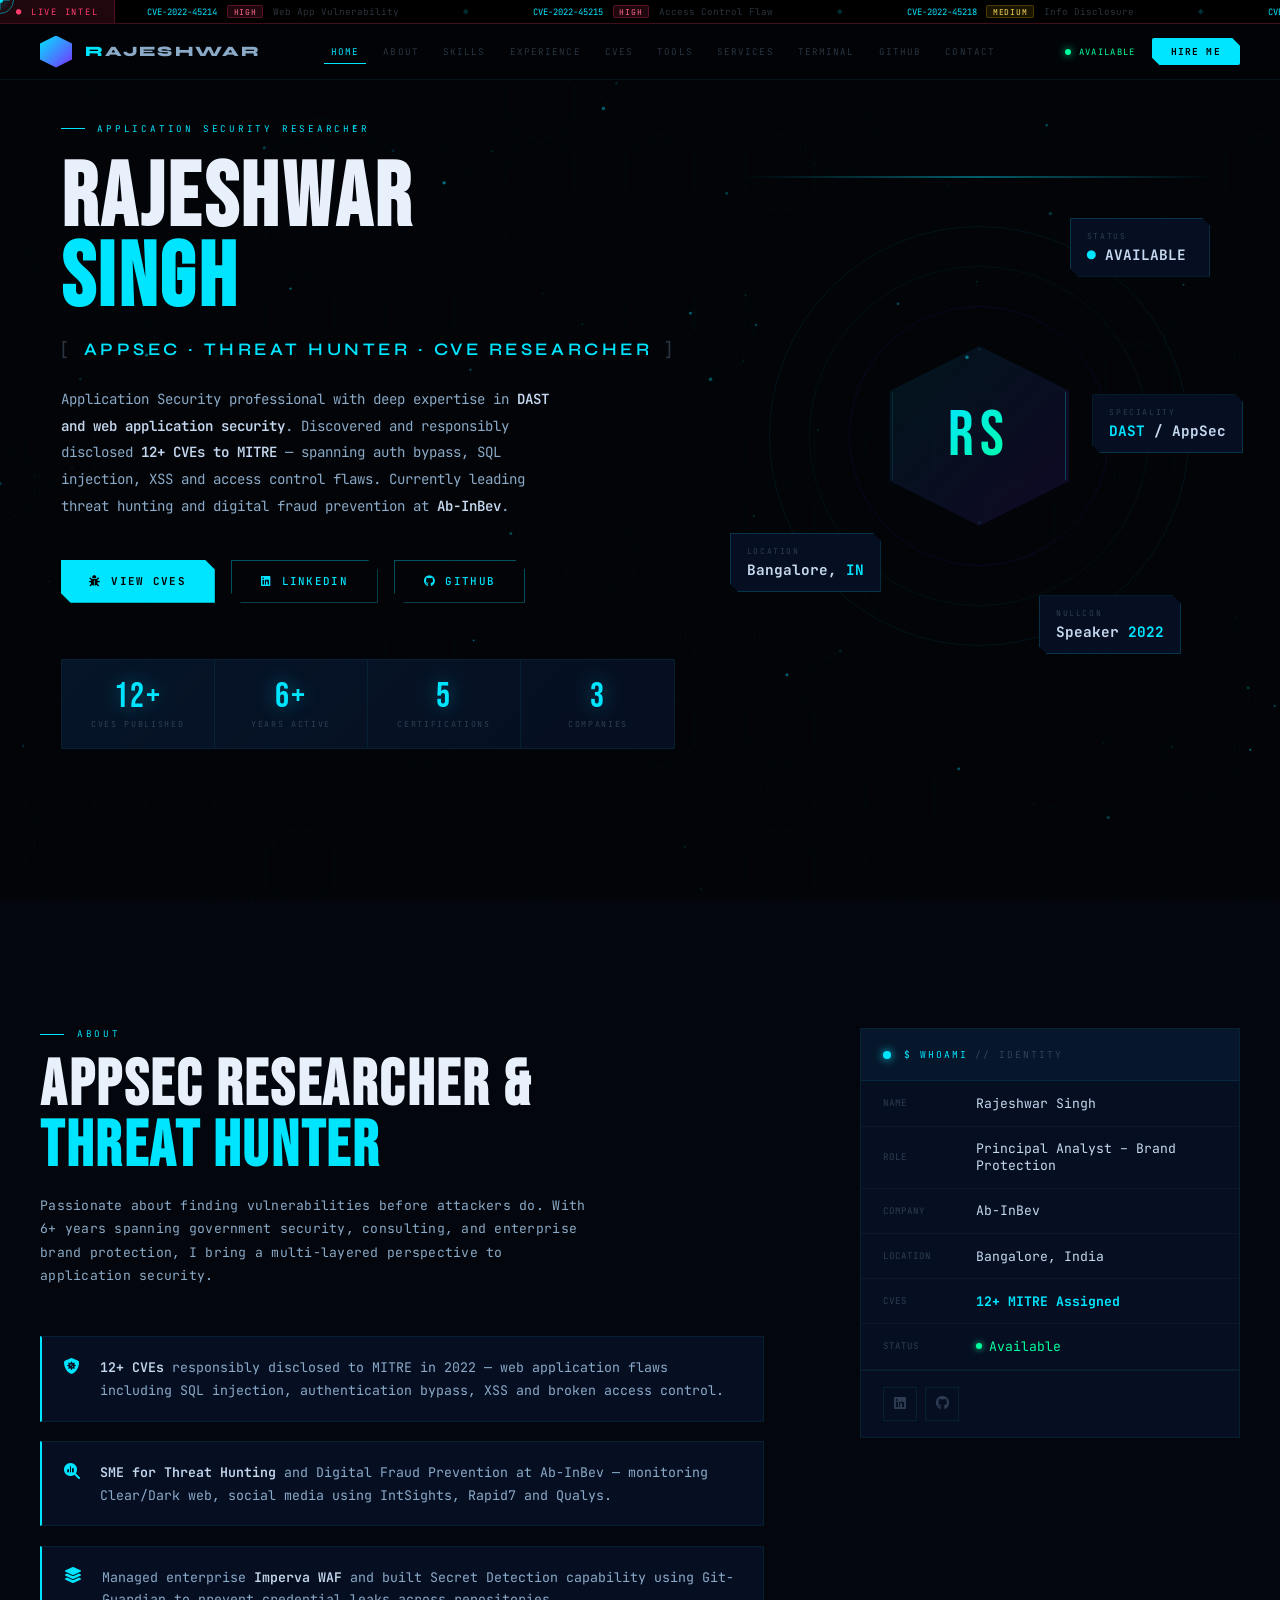
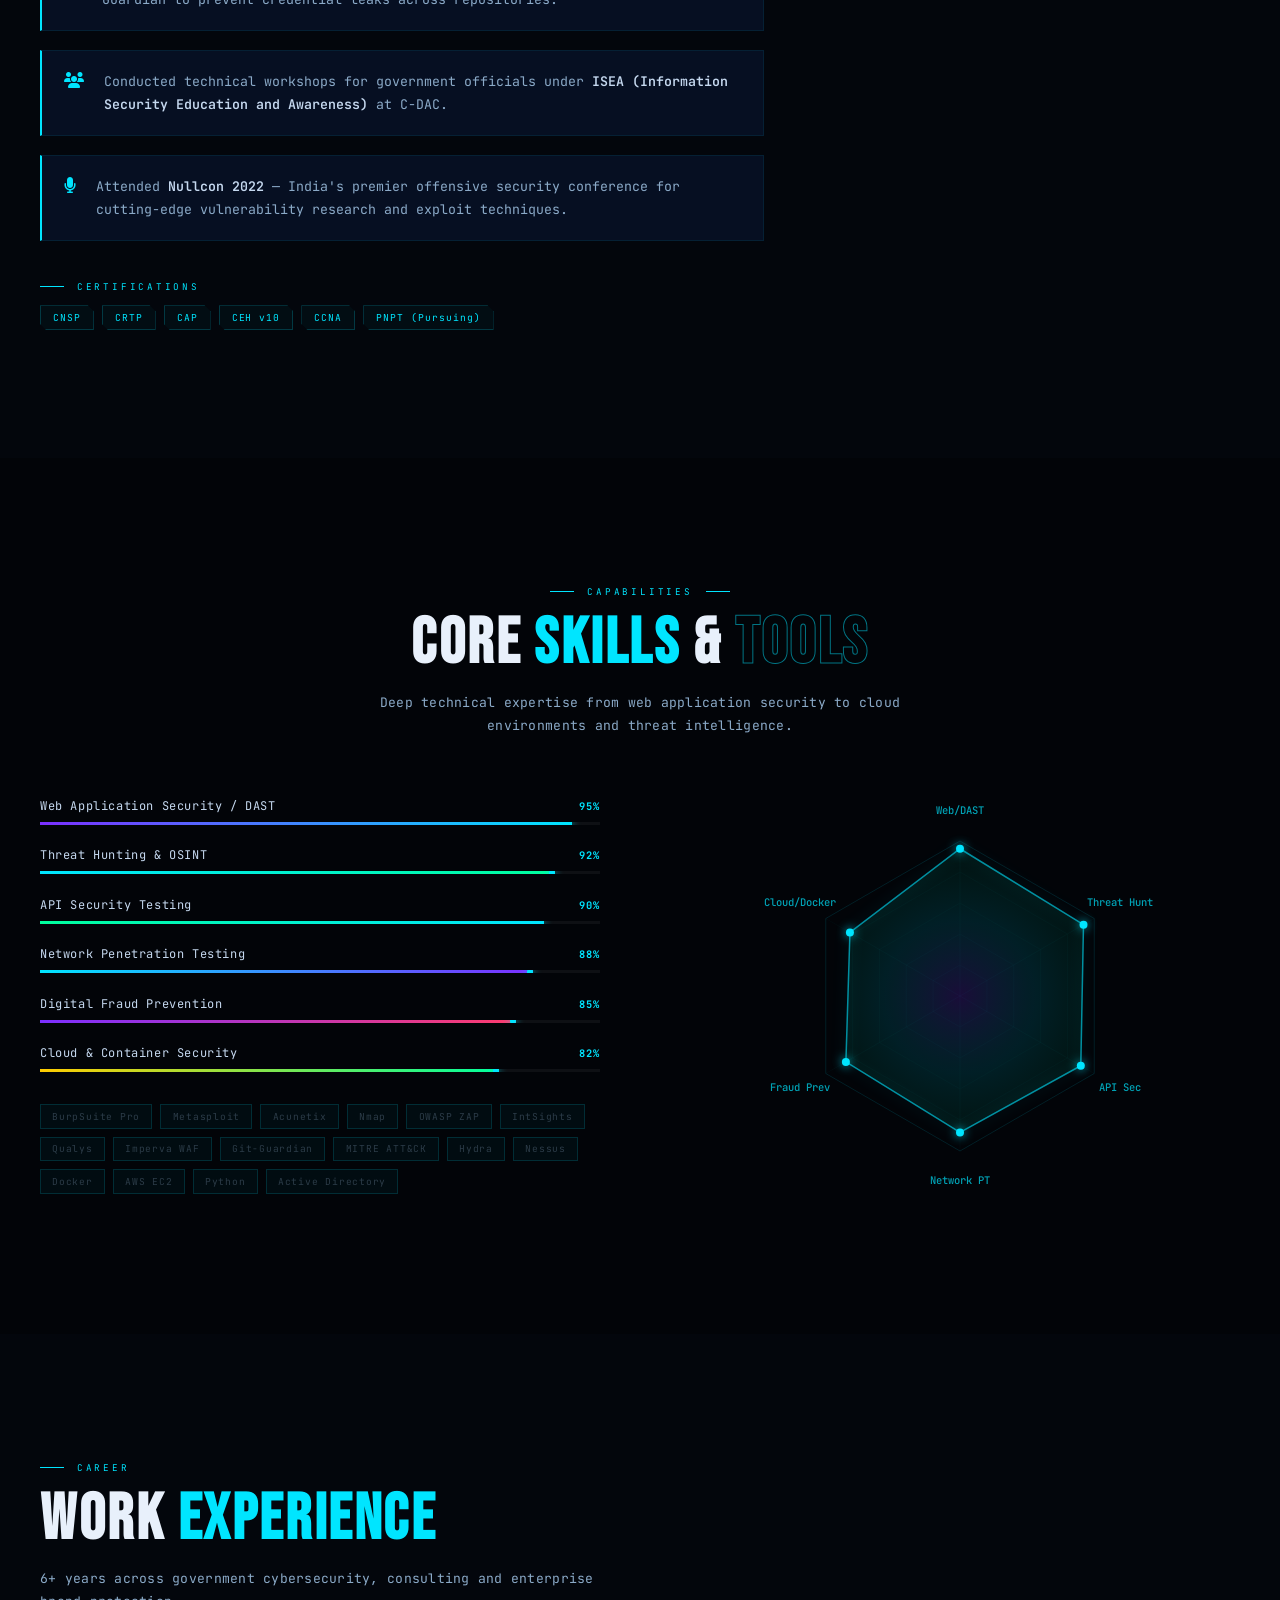
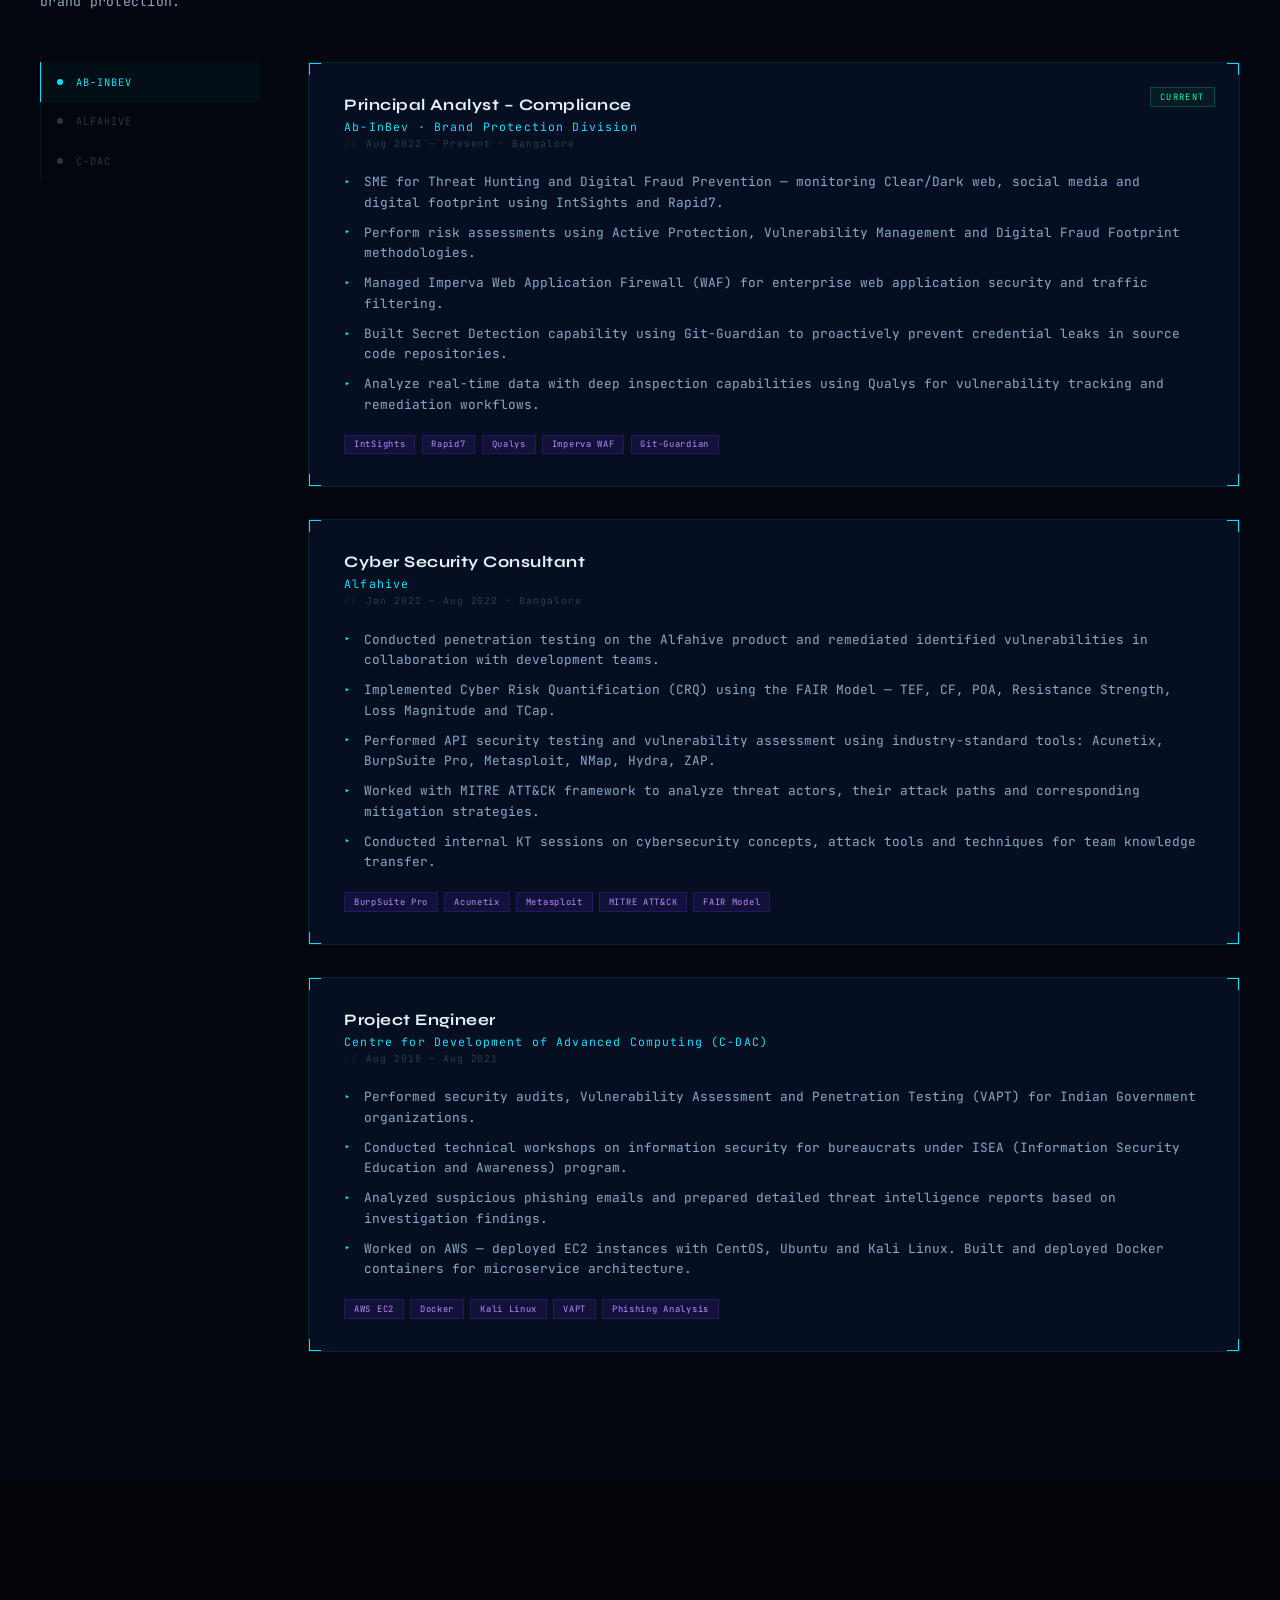
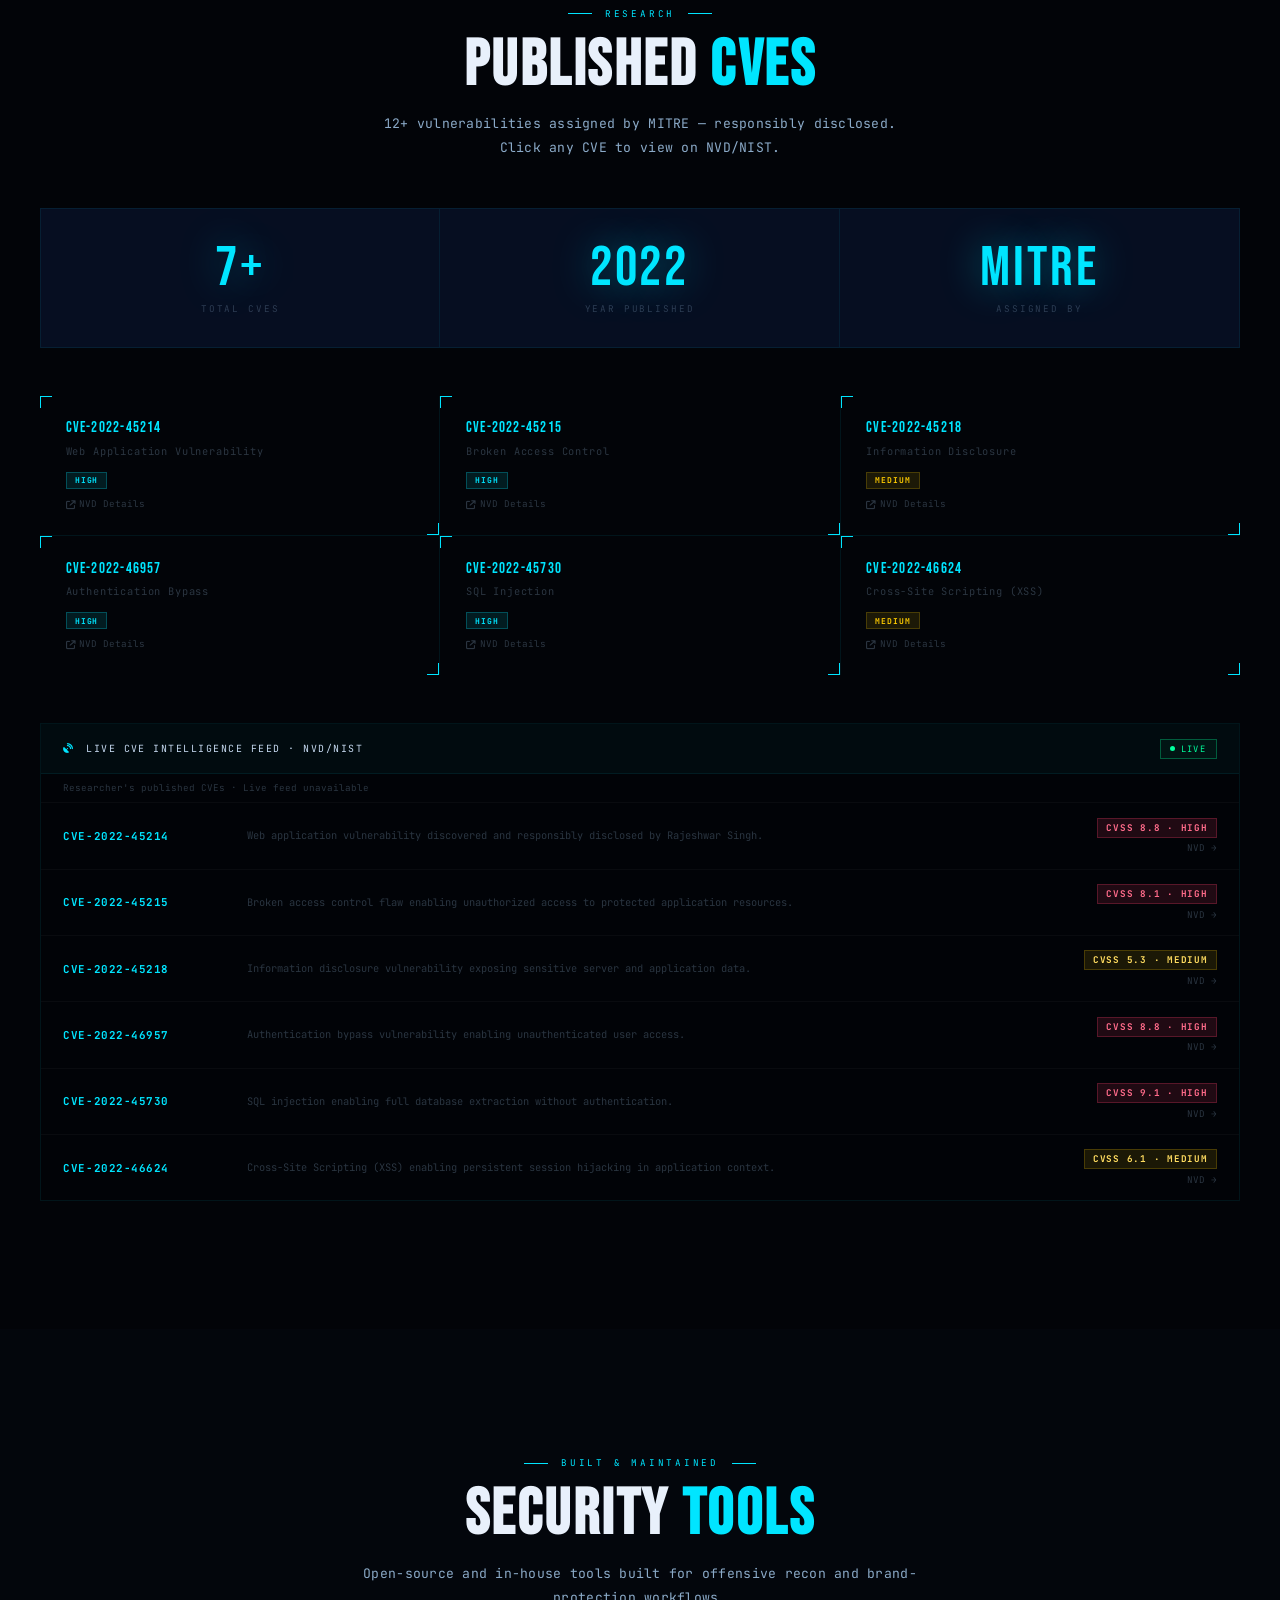
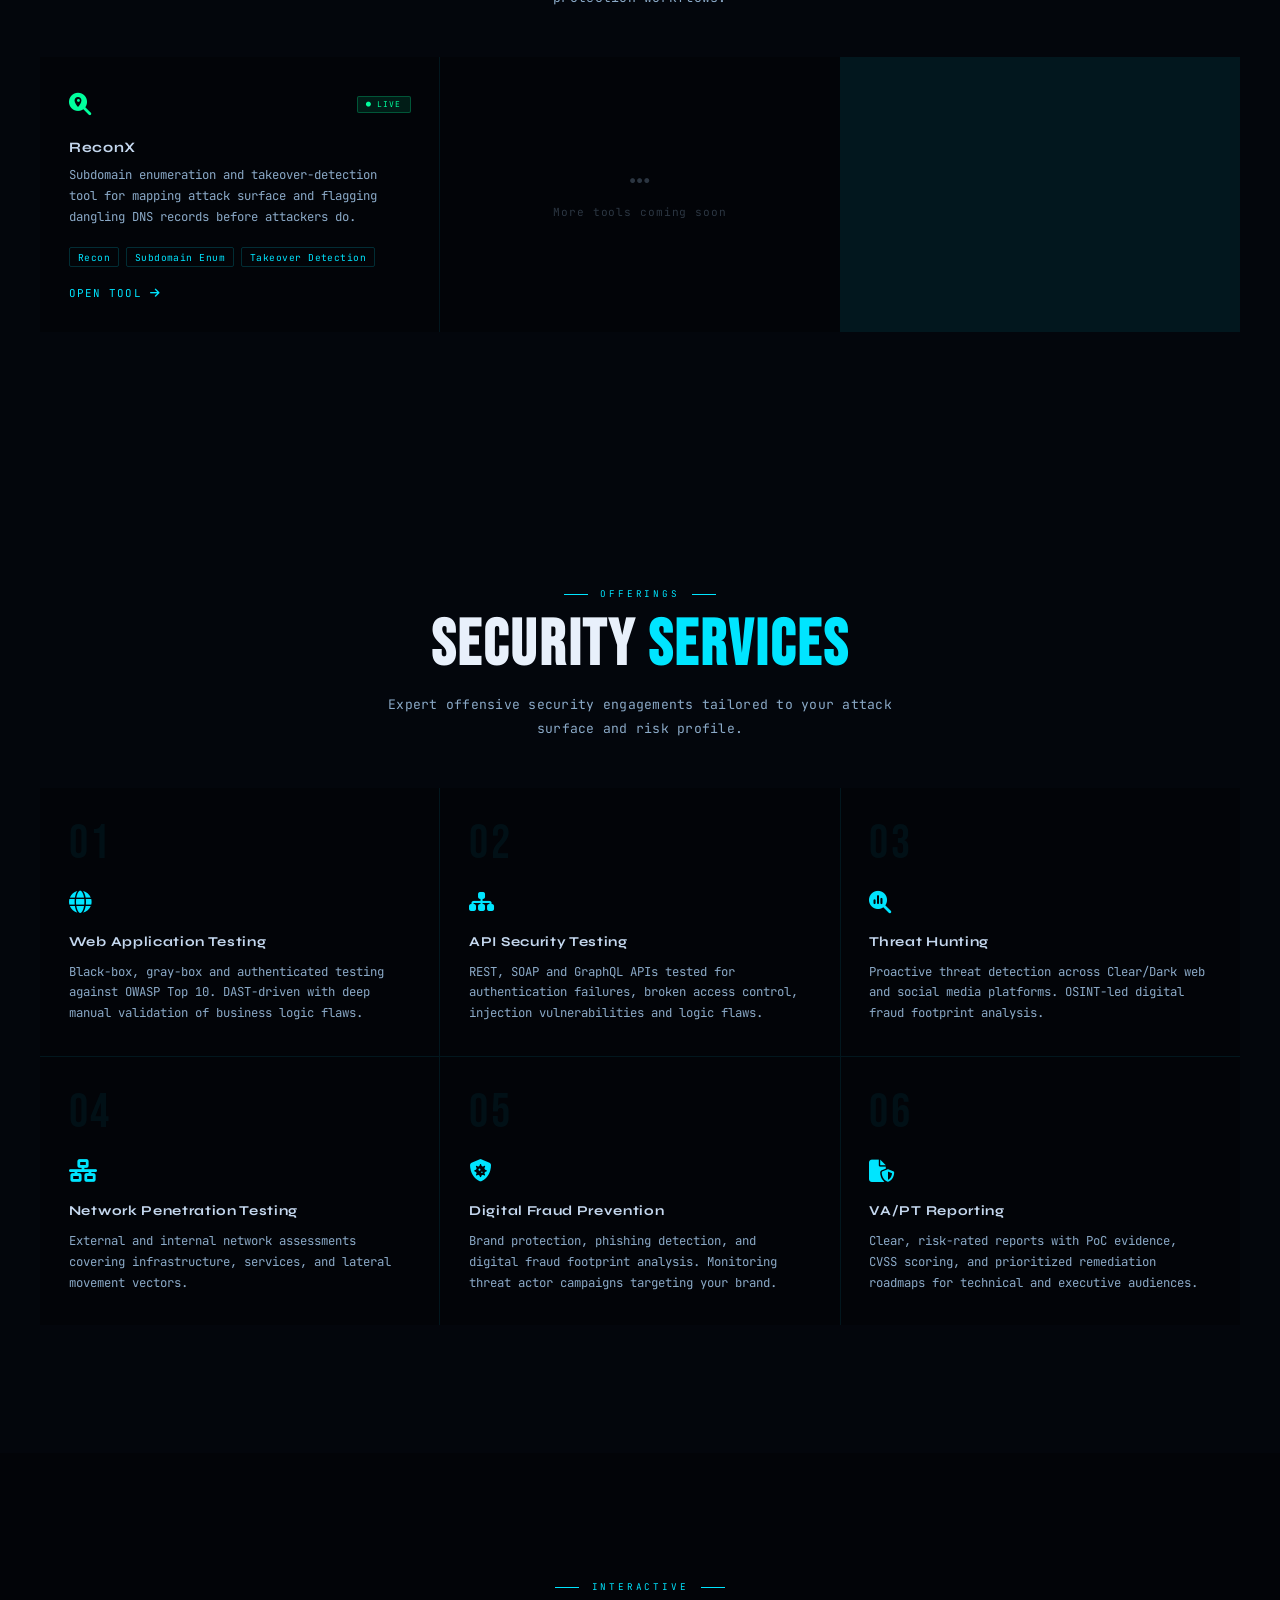
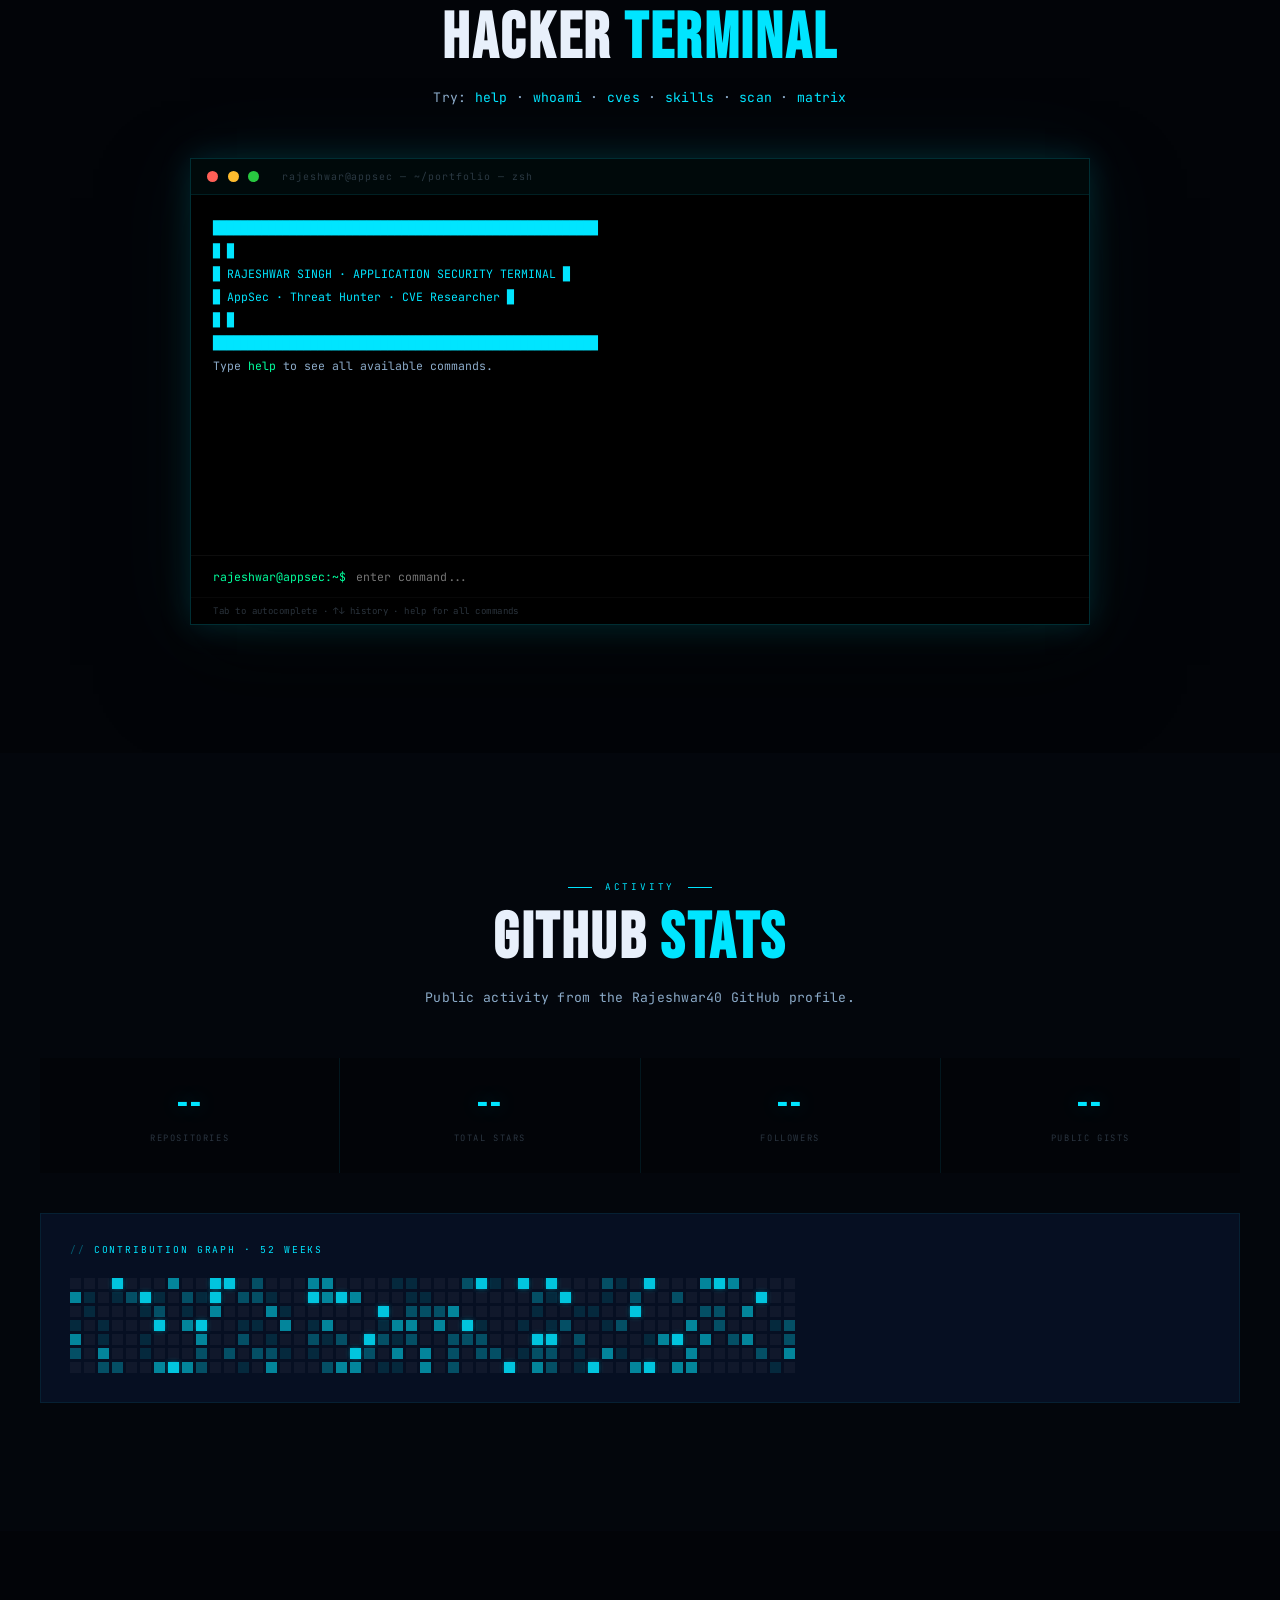
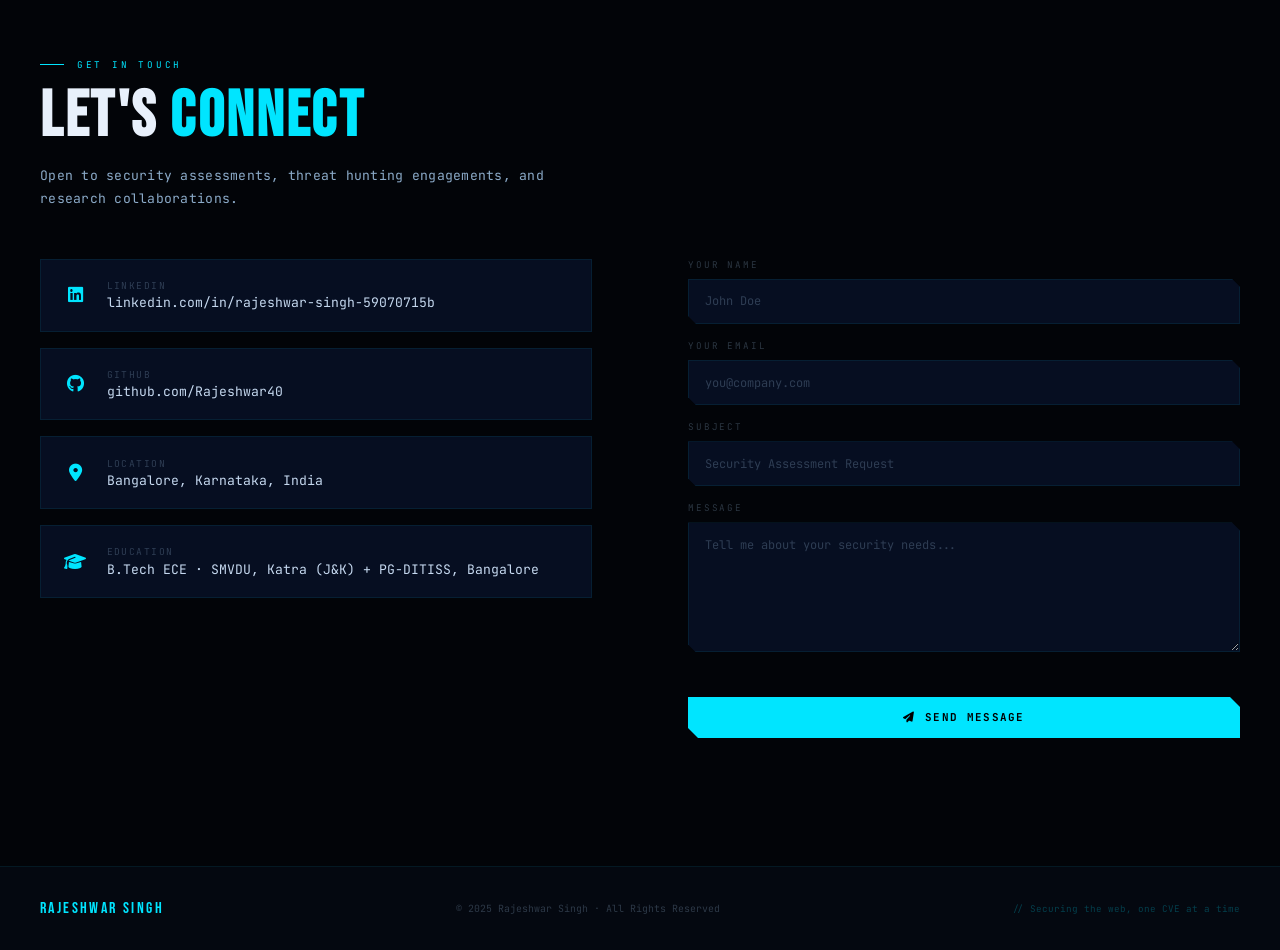
<file: index5.html>
<!DOCTYPE html>
<html lang="en">
<head>
<meta charset="UTF-8"/>
<meta name="viewport" content="width=device-width,initial-scale=1"/>
<title>Rajeshwar Singh — Application Security Researcher</title>
<meta name="description" content="Rajeshwar Singh — AppSec Expert, 12+ CVEs, DAST Specialist, Threat Hunter. Bangalore, India."/>
<link rel="preconnect" href="https://fonts.googleapis.com"/>
<link rel="preconnect" href="https://fonts.gstatic.com" crossorigin/>
<link href="https://fonts.googleapis.com/css2?family=JetBrains+Mono:wght@100;200;300;400;500;600;700;800&family=Syne:wght@400;500;600;700;800&family=Bebas+Neue&display=swap" rel="stylesheet"/>
<link rel="stylesheet" href="https://cdnjs.cloudflare.com/ajax/libs/font-awesome/6.5.0/css/all.min.css" crossorigin="anonymous"/>
<style>
/* ═══════════════════════════════════ DESIGN SYSTEM ═══════════════════════════════════ */
:root {
  --bg: #020408;
  --bg2: #040810;
  --bg3: #060c18;
  --surface: rgba(8,18,40,0.8);
  --surface2: rgba(12,24,52,0.6);
  --c1: #00e5ff;      /* electric cyan */
  --c2: #00ff9d;      /* matrix green */
  --c3: #ff3c6e;      /* danger red */
  --c4: #7b2fff;      /* void purple */
  --c5: #ffcc00;      /* amber warning */
  --txt: #8baac8;
  --txt2: #c5d8ef;
  --txt3: #e8f0fb;
  --dim: rgba(139,170,200,0.3);
  --border: rgba(0,229,255,0.08);
  --border2: rgba(0,229,255,0.18);
  --glow1: 0 0 30px rgba(0,229,255,0.15), 0 0 80px rgba(0,229,255,0.05);
  --glow2: 0 0 20px rgba(0,255,157,0.2);
  --font-mono: 'JetBrains Mono', monospace;
  --font-display: 'Syne', sans-serif;
  --font-impact: 'Bebas Neue', sans-serif;
}

*, *::before, *::after { box-sizing: border-box; margin: 0; padding: 0; }
html { scroll-behavior: smooth; }

body {
  background: var(--bg);
  color: var(--txt);
  font-family: var(--font-mono);
  overflow-x: hidden;
  cursor: none;
  min-height: 100vh;
}

a { color: inherit; text-decoration: none; }
ul { list-style: none; }

::-webkit-scrollbar { width: 2px; }
::-webkit-scrollbar-track { background: var(--bg); }
::-webkit-scrollbar-thumb { background: var(--c1); border-radius: 1px; }

/* ═══════════════════════════════════ CANVAS BG ═══════════════════════════════════ */
#bg-canvas {
  position: fixed; inset: 0; z-index: 0;
  pointer-events: none;
}

/* ═══════════════════════════════════ CUSTOM CURSOR ═══════════════════════════════════ */
#cursor-dot {
  position: fixed; width: 6px; height: 6px; border-radius: 50%;
  background: var(--c1); pointer-events: none; z-index: 9999;
  transform: translate(-50%,-50%);
  box-shadow: 0 0 12px var(--c1), 0 0 24px rgba(0,229,255,0.6);
  transition: transform 0.05s, background 0.2s;
}
#cursor-ring {
  position: fixed; width: 28px; height: 28px; border-radius: 50%;
  border: 1px solid rgba(0,229,255,0.5); pointer-events: none; z-index: 9998;
  transform: translate(-50%,-50%);
  transition: width 0.2s, height 0.2s, border-color 0.2s;
}
#cursor-cross {
  position: fixed; width: 20px; height: 20px; pointer-events: none; z-index: 9997;
  transform: translate(-50%,-50%);
}
#cursor-cross::before, #cursor-cross::after {
  content: ''; position: absolute; background: rgba(0,229,255,0.3);
}
#cursor-cross::before { width: 1px; height: 20px; left: 50%; top: 0; }
#cursor-cross::after { width: 20px; height: 1px; top: 50%; left: 0; }
body.hovering #cursor-ring { width: 46px; height: 46px; border-color: var(--c2); }
body.hovering #cursor-dot { background: var(--c2); }

/* ═══════════════════════════════════ PRELOADER ═══════════════════════════════════ */
#preloader {
  position: fixed; inset: 0; z-index: 10000;
  background: #000; display: flex; flex-direction: column;
  align-items: center; justify-content: center; gap: 2rem;
  transition: opacity 0.8s ease, transform 0.8s ease;
}
#preloader.hide { opacity: 0; pointer-events: none; transform: scale(1.02); }

.pl-logo {
  font-family: var(--font-impact);
  font-size: clamp(3rem, 8vw, 7rem);
  letter-spacing: 0.15em;
  color: #fff;
  position: relative;
  overflow: hidden;
}
.pl-logo::after {
  content: '';
  position: absolute; inset: 0;
  background: linear-gradient(90deg, transparent, rgba(0,229,255,0.4), transparent);
  animation: scan-h 1.5s ease infinite;
}
@keyframes scan-h { 0% { transform: translateX(-100%); } 100% { transform: translateX(100%); } }

.pl-scanline {
  width: 340px; height: 1px; background: var(--bg2); position: relative; overflow: hidden;
  border: 1px solid rgba(0,229,255,0.1);
}
.pl-bar {
  position: absolute; top: 0; left: 0; height: 100%;
  background: linear-gradient(90deg, var(--c4), var(--c1), var(--c2));
  width: 0%; transition: width 0.05s;
}
.pl-pct {
  font-size: 0.65rem; color: var(--c1); letter-spacing: 0.3em; text-transform: uppercase;
}
.pl-msg {
  font-size: 0.6rem; color: rgba(0,229,255,0.4); letter-spacing: 0.2em;
  min-height: 1em; text-transform: uppercase;
}

/* ═══════════════════════════════════ THREAT TICKER ═══════════════════════════════════ */
#threat-ticker {
  position: fixed; top: 0; left: 0; right: 0; z-index: 600;
  height: 24px; background: rgba(0,0,0,0.95);
  border-bottom: 1px solid rgba(255,60,110,0.25);
  display: flex; align-items: center; overflow: hidden;
}
.ticker-badge {
  flex-shrink: 0; height: 100%; padding: 0 1rem;
  display: flex; align-items: center; gap: 0.5rem;
  background: rgba(255,60,110,0.12);
  border-right: 1px solid rgba(255,60,110,0.2);
  font-size: 0.55rem; color: var(--c3); letter-spacing: 0.2em;
  white-space: nowrap;
}
.ticker-badge::before { content: '●'; animation: blink-r 1s step-end infinite; }
@keyframes blink-r { 50% { opacity: 0; } }
.ticker-scroll { flex: 1; overflow: hidden; }
.ticker-inner {
  display: flex; animation: ticker 70s linear infinite; white-space: nowrap;
}
.t-item {
  display: inline-flex; align-items: center; gap: 0.6rem;
  padding: 0 2rem; font-size: 0.58rem; color: var(--dim);
}
.t-id { color: var(--c1); font-size: 0.55rem; }
.t-sev {
  font-size: 0.5rem; padding: 0.05rem 0.35rem; border-radius: 2px; letter-spacing: 0.1em;
}
.sev-c { background: rgba(123,47,255,0.2); color: #bf8bff; border: 1px solid rgba(123,47,255,0.3); }
.sev-h { background: rgba(255,60,110,0.12); color: #ff6b8a; border: 1px solid rgba(255,60,110,0.25); }
.sev-m { background: rgba(255,204,0,0.1); color: #ffdc60; border: 1px solid rgba(255,204,0,0.2); }
@keyframes ticker { 0% { transform: translateX(0); } 100% { transform: translateX(-50%); } }

/* ═══════════════════════════════════ HEADER ═══════════════════════════════════ */
#site-nav {
  position: fixed; top: 24px; left: 0; right: 0; z-index: 500;
  height: 56px;
  background: rgba(2,4,8,0.85);
  backdrop-filter: blur(24px) saturate(1.5);
  border-bottom: 1px solid var(--border);
}
.nav-inner {
  max-width: 1440px; margin: 0 auto; padding: 0 2.5rem;
  height: 100%; display: flex; align-items: center; justify-content: space-between; gap: 2rem;
}
.nav-logo {
  display: flex; align-items: center; gap: 0.8rem; flex-shrink: 0;
}
.nav-logo-mark {
  width: 32px; height: 32px; position: relative;
  display: flex; align-items: center; justify-content: center;
}
.nav-logo-hex {
  width: 32px; height: 32px;
  background: linear-gradient(135deg, var(--c1), var(--c4));
  clip-path: polygon(50% 0%, 100% 25%, 100% 75%, 50% 100%, 0% 75%, 0% 25%);
  animation: hex-pulse 3s ease-in-out infinite;
}
@keyframes hex-pulse { 0%,100%{opacity:1;transform:scale(1)} 50%{opacity:0.7;transform:scale(0.95)} }
.nav-logo-text {
  font-family: var(--font-display);
  font-size: 0.9rem; font-weight: 800;
  letter-spacing: 0.15em; text-transform: uppercase;
}
.nav-logo-text span { color: var(--c1); }
.nav-links {
  display: flex; align-items: center; gap: 0;
}
.nav-links a {
  font-size: 0.58rem; color: var(--dim); letter-spacing: 0.12em;
  text-transform: uppercase; padding: 0.4rem 0.75rem;
  position: relative; transition: color 0.2s; white-space: nowrap;
}
.nav-links a::before {
  content: ''; position: absolute; bottom: 0; left: 50%; right: 50%;
  height: 1px; background: var(--c1); transition: all 0.3s;
}
.nav-links a:hover, .nav-links a.active { color: var(--c1); }
.nav-links a:hover::before, .nav-links a.active::before { left: 10%; right: 10%; }

.nav-right { display: flex; align-items: center; gap: 1rem; flex-shrink: 0; }
.nav-status {
  display: flex; align-items: center; gap: 0.5rem;
  font-size: 0.55rem; color: var(--c2); letter-spacing: 0.15em;
}
.status-dot {
  width: 6px; height: 6px; border-radius: 50%; background: var(--c2);
  box-shadow: 0 0 8px var(--c2);
  animation: status-pulse 2s ease-in-out infinite;
}
@keyframes status-pulse { 0%,100%{box-shadow:0 0 8px var(--c2)} 50%{box-shadow:0 0 16px var(--c2),0 0 32px rgba(0,255,157,0.4)} }
.btn-hire {
  font-family: var(--font-mono); font-size: 0.6rem;
  padding: 0.45rem 1.2rem; letter-spacing: 0.12em; text-transform: uppercase;
  color: #000; background: var(--c1); border: none; border-radius: 2px;
  cursor: none; transition: all 0.25s; font-weight: 700;
  clip-path: polygon(0 0, calc(100% - 8px) 0, 100% 8px, 100% 100%, 8px 100%, 0 calc(100% - 8px));
}
.btn-hire:hover { background: var(--c2); box-shadow: 0 0 30px rgba(0,255,157,0.4); }
.nav-toggle {
  display: none; flex-direction: column; gap: 4px;
  background: none; border: none; cursor: none; padding: 0.5rem;
}
.nav-toggle span { width: 18px; height: 1px; background: var(--c1); display: block; }

/* ═══════════════════════════════════ LAYOUT ═══════════════════════════════════ */
.page-wrap { position: relative; z-index: 10; }
section { padding: 8rem 0; position: relative; }
.container { max-width: 1440px; margin: 0 auto; padding: 0 2.5rem; }
.pt-nav { padding-top: 110px; }

/* Section labels */
.s-eyebrow {
  display: flex; align-items: center; gap: 0.8rem;
  font-size: 0.58rem; color: var(--c1); letter-spacing: 0.3em;
  text-transform: uppercase; margin-bottom: 1rem;
}
.s-eyebrow::before { content: ''; width: 24px; height: 1px; background: var(--c1); flex-shrink: 0; }
.s-eyebrow.center { justify-content: center; }
.s-eyebrow.center::after { content: ''; width: 24px; height: 1px; background: var(--c1); flex-shrink: 0; }

.s-title {
  font-family: var(--font-impact);
  font-size: clamp(2.8rem, 5vw, 5rem);
  line-height: 0.95; letter-spacing: 0.04em;
  color: var(--txt3); margin-bottom: 1rem;
}
.s-title.center { text-align: center; }
.s-title em { color: var(--c1); font-style: normal; }
.s-title .outline {
  -webkit-text-stroke: 1px rgba(0,229,255,0.5);
  color: transparent;
}

.s-sub {
  font-size: 0.82rem; color: var(--txt); max-width: 560px;
  line-height: 1.8; margin-bottom: 3rem; letter-spacing: 0.02em;
}
.s-sub.center { text-align: center; margin: 0 auto 3rem; }

/* Reveal animations */
.reveal { opacity: 0; transform: translateY(32px); transition: opacity 0.7s ease, transform 0.7s ease; }
.reveal.visible { opacity: 1; transform: none; }
.reveal-left { opacity: 0; transform: translateX(-40px); transition: opacity 0.7s ease, transform 0.7s ease; }
.reveal-left.visible { opacity: 1; transform: none; }
.reveal-right { opacity: 0; transform: translateX(40px); transition: opacity 0.7s ease, transform 0.7s ease; }
.reveal-right.visible { opacity: 1; transform: none; }

/* ═══════════════════════════════════ HERO ═══════════════════════════════════ */
#hero {
  min-height: 100vh; display: flex; align-items: center;
  padding-top: 100px; overflow: hidden; position: relative;
}

.hero-grid {
  display: grid; grid-template-columns: 1fr 480px;
  gap: 4rem; align-items: center; width: 100%;
}

/* Glitch text effect */
.glitch-wrap { position: relative; display: inline-block; }
.hero-name {
  font-family: var(--font-impact);
  font-size: clamp(3.5rem, 7vw, 6.8rem);
  line-height: 0.9; letter-spacing: 0.04em;
  color: var(--txt3); display: block; position: relative;
}
.hero-name .accent { color: var(--c1); display: block; }
.glitch-name {
  position: relative; display: inline-block;
}
.glitch-name::before, .glitch-name::after {
  content: attr(data-text); position: absolute; top: 0; left: 0;
  width: 100%; height: 100%; opacity: 0;
}
.glitch-name::before {
  color: var(--c1); animation: glitch-a 8s infinite;
  clip-path: polygon(0 20%, 100% 20%, 100% 40%, 0 40%);
}
.glitch-name::after {
  color: var(--c3); animation: glitch-b 8s infinite;
  clip-path: polygon(0 60%, 100% 60%, 100% 80%, 0 80%);
}
@keyframes glitch-a {
  0%,89%,100% { opacity:0;transform:none; }
  90% { opacity:0.9;transform:translate(-4px,1px); }
  92% { opacity:0.9;transform:translate(3px,-1px); }
  94% { opacity:0;transform:none; }
}
@keyframes glitch-b {
  0%,91%,100% { opacity:0;transform:none; }
  92% { opacity:0.7;transform:translate(4px,1px); }
  94% { opacity:0.7;transform:translate(-3px,-1px); }
  96% { opacity:0;transform:none; }
}

.hero-role {
  font-family: var(--font-display); font-size: clamp(0.8rem, 1.5vw, 1.1rem);
  color: var(--c1); letter-spacing: 0.2em; text-transform: uppercase;
  margin: 1.2rem 0 1.6rem; font-weight: 600;
  display: flex; align-items: center; gap: 0.8rem;
}
.hero-role::before { content: '['; color: var(--dim); }
.hero-role::after { content: ']'; color: var(--dim); }

.hero-desc {
  font-size: 0.88rem; color: var(--txt); line-height: 1.9;
  max-width: 500px; margin-bottom: 2.5rem;
}
.hero-desc strong { color: var(--txt2); font-weight: 600; }

.hero-actions { display: flex; gap: 1rem; flex-wrap: wrap; margin-bottom: 3.5rem; }

/* Buttons */
.btn-primary {
  display: inline-flex; align-items: center; gap: 0.6rem;
  font-family: var(--font-mono); font-size: 0.68rem; font-weight: 700;
  letter-spacing: 0.12em; text-transform: uppercase;
  color: #000; background: var(--c1); padding: 0.85rem 1.8rem;
  border: none; border-radius: 0; cursor: none; transition: all 0.25s;
  clip-path: polygon(0 0, calc(100% - 10px) 0, 100% 10px, 100% 100%, 10px 100%, 0 calc(100% - 10px));
  position: relative; overflow: hidden;
}
.btn-primary::before {
  content: ''; position: absolute; inset: 0;
  background: linear-gradient(90deg, transparent, rgba(255,255,255,0.25), transparent);
  transform: translateX(-100%); transition: transform 0.5s;
}
.btn-primary:hover::before { transform: translateX(100%); }
.btn-primary:hover { background: var(--c2); box-shadow: 0 0 40px rgba(0,255,157,0.5); transform: translateY(-2px); }

.btn-outline {
  display: inline-flex; align-items: center; gap: 0.6rem;
  font-family: var(--font-mono); font-size: 0.68rem; font-weight: 500;
  letter-spacing: 0.12em; text-transform: uppercase;
  color: var(--c1); background: transparent;
  padding: 0.85rem 1.8rem; border: 1px solid rgba(0,229,255,0.35);
  border-radius: 0; cursor: none; transition: all 0.25s;
  clip-path: polygon(0 0, calc(100% - 10px) 0, 100% 10px, 100% 100%, 10px 100%, 0 calc(100% - 10px));
}
.btn-outline:hover {
  background: rgba(0,229,255,0.07); border-color: var(--c1);
  box-shadow: 0 0 25px rgba(0,229,255,0.15); transform: translateY(-2px);
}
.btn-sm { padding: 0.5rem 1.1rem; font-size: 0.62rem; }

/* Hero stats */
.hero-metrics {
  display: grid; grid-template-columns: repeat(4,1fr);
  border: 1px solid var(--border);
  background: var(--surface);
  backdrop-filter: blur(10px);
  position: relative;
}
.hero-metrics::before {
  content: ''; position: absolute; inset: 0;
  background: linear-gradient(135deg, rgba(0,229,255,0.03), transparent);
  pointer-events: none;
}
.metric-item {
  padding: 1.2rem 1rem; text-align: center;
  border-right: 1px solid var(--border); position: relative;
}
.metric-item:last-child { border-right: none; }
.metric-val {
  font-family: var(--font-impact);
  font-size: 2.2rem; letter-spacing: 0.05em;
  color: var(--c1); line-height: 1;
  text-shadow: 0 0 20px rgba(0,229,255,0.4);
}
.metric-lbl {
  font-size: 0.52rem; color: var(--dim); letter-spacing: 0.2em;
  text-transform: uppercase; margin-top: 0.3rem;
}

/* Hero visual panel */
.hero-visual {
  position: relative; height: 520px;
}
.hv-ring {
  position: absolute; border-radius: 50%; border: 1px solid;
  animation: ring-spin linear infinite; left: 50%; top: 50%;
  transform: translate(-50%,-50%);
}
.hv-ring-1 { width: 420px; height: 420px; border-color: rgba(0,229,255,0.08); animation-duration: 25s; }
.hv-ring-2 { width: 340px; height: 340px; border-color: rgba(0,255,157,0.06); animation-duration: 18s; animation-direction: reverse; }
.hv-ring-3 { width: 260px; height: 260px; border-color: rgba(123,47,255,0.1); animation-duration: 12s; }
@keyframes ring-spin { to { transform: translate(-50%,-50%) rotate(360deg); } }

.hv-center {
  position: absolute; left: 50%; top: 50%; transform: translate(-50%,-50%);
  width: 200px; height: 200px;
  display: flex; align-items: center; justify-content: center;
}
.hv-hex {
  width: 180px; height: 180px;
  background: linear-gradient(135deg, rgba(0,229,255,0.08), rgba(123,47,255,0.12));
  clip-path: polygon(50% 0%, 100% 25%, 100% 75%, 50% 100%, 0% 75%, 0% 25%);
  display: flex; align-items: center; justify-content: center;
  position: relative;
  animation: hex-float 4s ease-in-out infinite;
}
@keyframes hex-float { 0%,100%{transform:translateY(0)} 50%{transform:translateY(-12px)} }
.hv-hex::before {
  content: ''; position: absolute; inset: 3px;
  clip-path: polygon(50% 0%, 100% 25%, 100% 75%, 50% 100%, 0% 75%, 0% 25%);
  border: 1px solid rgba(0,229,255,0.25);
}
.hv-initials {
  font-family: var(--font-impact);
  font-size: 4rem; letter-spacing: 0.1em;
  background: linear-gradient(135deg, var(--c1), var(--c2));
  -webkit-background-clip: text; -webkit-text-fill-color: transparent;
  position: relative; z-index: 1;
}

/* Floating data cards */
.hv-card {
  position: absolute; background: var(--surface);
  border: 1px solid var(--border2); backdrop-filter: blur(16px);
  padding: 0.75rem 1rem; min-width: 140px;
  clip-path: polygon(0 0, calc(100% - 8px) 0, 100% 8px, 100% 100%, 8px 100%, 0 calc(100% - 8px));
}
.hv-card-label { font-size: 0.5rem; color: var(--dim); letter-spacing: 0.2em; text-transform: uppercase; margin-bottom: 0.25rem; }
.hv-card-val { font-size: 0.9rem; color: var(--txt2); font-weight: 700; }
.hv-card-val span { color: var(--c1); }
.hvc1 { top: 8%; right: 2%; animation: float-card 5s ease-in-out infinite; }
.hvc2 { bottom: 20%; left: -2%; animation: float-card 5s ease-in-out infinite 1.5s; }
.hvc3 { top: 42%; right: -5%; animation: float-card 5s ease-in-out infinite 0.8s; }
.hvc4 { bottom: 8%; right: 8%; animation: float-card 5s ease-in-out infinite 2s; }
@keyframes float-card {
  0%,100% { transform: translateY(0); }
  50% { transform: translateY(-8px); }
}

/* Scan line */
.hv-scan {
  position: absolute; left: 0; right: 0; height: 2px;
  background: linear-gradient(90deg, transparent, var(--c1), transparent);
  animation: scan-vert 4s ease-in-out infinite; opacity: 0.4;
}
@keyframes scan-vert {
  0% { top: 0%; } 100% { top: 100%; }
}

/* ═══════════════════════════════════ ABOUT ═══════════════════════════════════ */
#about { background: rgba(4,8,16,0.5); }
.about-grid { display: grid; grid-template-columns: 1fr 380px; gap: 6rem; align-items: start; }

.about-highlights { display: flex; flex-direction: column; gap: 1.2rem; margin-bottom: 2.5rem; }
.ah-item {
  display: flex; gap: 1.2rem; align-items: flex-start;
  padding: 1.2rem 1.4rem;
  background: var(--surface); border: 1px solid var(--border);
  border-left: 2px solid var(--c1);
  transition: all 0.3s;
}
.ah-item:hover { border-color: var(--border2); border-left-color: var(--c1); background: var(--surface2); }
.ah-icon { color: var(--c1); font-size: 1rem; flex-shrink: 0; margin-top: 0.1rem; }
.ah-text { font-size: 0.83rem; color: var(--txt); line-height: 1.7; }
.ah-text strong { color: var(--txt2); font-weight: 600; }

.cert-grid { display: flex; flex-wrap: wrap; gap: 0.5rem; }
.cert-tag {
  font-size: 0.6rem; letter-spacing: 0.1em; padding: 0.3rem 0.75rem;
  border: 1px solid rgba(0,229,255,0.2); color: var(--c1);
  background: rgba(0,229,255,0.03); transition: all 0.2s;
  clip-path: polygon(0 0, calc(100% - 6px) 0, 100% 6px, 100% 100%, 6px 100%, 0 calc(100% - 6px));
}
.cert-tag:hover { background: rgba(0,229,255,0.1); border-color: var(--c1); }

/* ID Card */
.id-card {
  background: var(--surface); border: 1px solid var(--border);
  overflow: hidden; position: sticky; top: 100px;
}
.id-card-header {
  padding: 1.2rem 1.4rem; background: rgba(0,229,255,0.04);
  border-bottom: 1px solid var(--border);
  display: flex; align-items: center; gap: 0.8rem;
}
.id-card-header-dot { width: 8px; height: 8px; border-radius: 50%; background: var(--c1); box-shadow: 0 0 8px var(--c1); }
.id-card-title { font-size: 0.6rem; color: var(--c1); letter-spacing: 0.2em; text-transform: uppercase; }
.id-card-title span { color: var(--dim); }
.id-row {
  display: grid; grid-template-columns: 80px 1fr; gap: 0.8rem;
  padding: 0.85rem 1.4rem; border-bottom: 1px solid rgba(255,255,255,0.03);
  align-items: center;
}
.id-row:last-of-type { border-bottom: none; }
.id-key { font-size: 0.57rem; color: var(--dim); text-transform: uppercase; letter-spacing: 0.1em; }
.id-val { font-size: 0.82rem; color: var(--txt2); }
.id-val a { color: var(--c1); }
.id-online {
  color: var(--c2); display: flex; align-items: center; gap: 0.4rem; font-size: 0.82rem;
}
.id-online::before {
  content: ''; width: 6px; height: 6px; border-radius: 50%;
  background: var(--c2); box-shadow: 0 0 6px var(--c2);
  animation: status-pulse 2s infinite; flex-shrink: 0;
}
.id-socials {
  display: flex; gap: 0.5rem; padding: 1rem 1.4rem;
  border-top: 1px solid var(--border);
}
.id-social-btn {
  width: 34px; height: 34px; display: flex; align-items: center; justify-content: center;
  border: 1px solid var(--border); color: var(--dim);
  transition: all 0.2s; font-size: 0.85rem;
}
.id-social-btn:hover { color: var(--c1); border-color: var(--c1); background: rgba(0,229,255,0.07); box-shadow: 0 0 15px rgba(0,229,255,0.15); }

/* ═══════════════════════════════════ SKILLS ═══════════════════════════════════ */
#skills { position: relative; overflow: hidden; }
.skills-layout { display: grid; grid-template-columns: 1fr 1fr; gap: 5rem; align-items: center; }

.skill-bars { display: flex; flex-direction: column; gap: 1.4rem; }
.sb-item { }
.sb-meta {
  display: flex; justify-content: space-between; align-items: center;
  margin-bottom: 0.5rem;
}
.sb-name { font-size: 0.75rem; color: var(--txt2); letter-spacing: 0.05em; }
.sb-val { font-size: 0.65rem; color: var(--c1); font-weight: 700; letter-spacing: 0.1em; }
.sb-track {
  height: 3px; background: rgba(255,255,255,0.05); position: relative; overflow: hidden;
}
.sb-fill {
  position: absolute; top: 0; left: 0; height: 100%; width: 0%;
  transition: width 1.6s cubic-bezier(0.4,0,0.2,1);
}
.sb-fill-1 { background: linear-gradient(90deg, var(--c4), var(--c1)); }
.sb-fill-2 { background: linear-gradient(90deg, var(--c1), var(--c2)); }
.sb-fill-3 { background: linear-gradient(90deg, var(--c2), var(--c1)); }
.sb-fill-4 { background: linear-gradient(90deg, var(--c1), var(--c4)); }
.sb-fill-5 { background: linear-gradient(90deg, var(--c4), var(--c3)); }
.sb-fill-6 { background: linear-gradient(90deg, var(--c5), var(--c2)); }
.sb-dot {
  position: absolute; right: 0; top: 50%; transform: translateY(-50%);
  width: 6px; height: 6px; border-radius: 50%;
  background: var(--c1); box-shadow: 0 0 8px var(--c1);
}

/* Tech tags */
.tech-tags { display: flex; flex-wrap: wrap; gap: 0.5rem; margin-top: 2rem; }
.tech-tag {
  font-size: 0.6rem; padding: 0.3rem 0.7rem; letter-spacing: 0.08em;
  background: rgba(0,229,255,0.04); border: 1px solid rgba(0,229,255,0.15);
  color: var(--dim); transition: all 0.2s;
}
.tech-tag:hover { color: var(--c1); border-color: rgba(0,229,255,0.4); background: rgba(0,229,255,0.08); }

/* Radar canvas side */
.radar-container { position: relative; display: flex; align-items: center; justify-content: center; }
.radar-labels-overlay { position: absolute; inset: 0; pointer-events: none; }

/* ═══════════════════════════════════ EXPERIENCE ═══════════════════════════════════ */
#experience { background: rgba(4,8,16,0.5); }
.exp-layout { display: grid; grid-template-columns: 220px 1fr; gap: 3rem; }

.exp-nav { position: sticky; top: 100px; }
.exp-nav-item {
  display: flex; align-items: center; gap: 0.8rem;
  padding: 0.8rem 1rem; cursor: none;
  font-size: 0.65rem; color: var(--dim);
  letter-spacing: 0.1em; text-transform: uppercase;
  border-left: 1px solid var(--border);
  transition: all 0.2s;
}
.exp-nav-item.active, .exp-nav-item:hover {
  color: var(--c1); border-left-color: var(--c1);
  background: rgba(0,229,255,0.04);
}
.exp-nav-dot { width: 6px; height: 6px; border-radius: 50%; background: currentColor; flex-shrink: 0; }

.exp-cards { display: flex; flex-direction: column; gap: 2rem; }
.exp-card {
  background: var(--surface); border: 1px solid var(--border);
  padding: 2rem 2.2rem; position: relative; transition: all 0.3s;
  overflow: hidden;
}
.exp-card::before {
  content: ''; position: absolute; top: 0; left: 0; bottom: 0;
  width: 2px; background: linear-gradient(180deg, var(--c4), var(--c1));
  transform: scaleY(0); transform-origin: top; transition: transform 0.4s;
}
.exp-card:hover::before { transform: scaleY(1); }
.exp-card:hover { border-color: var(--border2); }
.exp-card-badge {
  position: absolute; top: 1.5rem; right: 1.5rem;
  font-size: 0.55rem; color: var(--c2); letter-spacing: 0.15em;
  border: 1px solid rgba(0,255,157,0.2); padding: 0.2rem 0.6rem;
  background: rgba(0,255,157,0.05);
}
.exp-role {
  font-family: var(--font-display); font-size: 1rem; font-weight: 700;
  color: var(--txt3); margin-bottom: 0.3rem; letter-spacing: 0.03em;
}
.exp-company { font-size: 0.72rem; color: var(--c1); letter-spacing: 0.1em; margin-bottom: 0.2rem; }
.exp-period {
  font-size: 0.6rem; color: var(--dim); letter-spacing: 0.1em;
  margin-bottom: 1.4rem; display: flex; align-items: center; gap: 0.5rem;
}
.exp-period::before { content: '//'; opacity: 0.4; }
.exp-bullets { display: flex; flex-direction: column; gap: 0.6rem; }
.exp-bullet {
  display: flex; gap: 0.8rem; align-items: flex-start;
  font-size: 0.8rem; color: var(--txt); line-height: 1.6;
}
.exp-bullet::before {
  content: '▸'; color: var(--c1); flex-shrink: 0; font-size: 0.7rem; margin-top: 0.1rem;
}
.exp-tools { display: flex; flex-wrap: wrap; gap: 0.4rem; margin-top: 1.2rem; }
.exp-tool {
  font-size: 0.55rem; padding: 0.18rem 0.55rem; letter-spacing: 0.08em;
  background: rgba(123,47,255,0.1); border: 1px solid rgba(123,47,255,0.2);
  color: #bf8bff;
}

/* ═══════════════════════════════════ CVEs ═══════════════════════════════════ */
#cves { overflow: hidden; }
.cve-stats-bar {
  display: grid; grid-template-columns: repeat(3,1fr);
  border: 1px solid var(--border); margin-bottom: 3rem;
  background: var(--surface);
}
.cve-stat {
  padding: 2rem 1.5rem; text-align: center;
  border-right: 1px solid var(--border);
}
.cve-stat:last-child { border-right: none; }
.cve-stat-n {
  font-family: var(--font-impact); font-size: 3.5rem; letter-spacing: 0.05em;
  color: var(--c1); line-height: 1;
  text-shadow: 0 0 40px rgba(0,229,255,0.4);
}
.cve-stat-l { font-size: 0.58rem; color: var(--dim); letter-spacing: 0.2em; text-transform: uppercase; margin-top: 0.4rem; }

.cve-grid { display: grid; grid-template-columns: repeat(3,1fr); gap: 1px; background: var(--border); margin-bottom: 3rem; }
.cve-item {
  background: var(--bg); padding: 1.4rem 1.6rem;
  transition: all 0.25s; cursor: default; position: relative; overflow: hidden;
}
.cve-item::after {
  content: ''; position: absolute; inset: 0;
  background: linear-gradient(135deg, rgba(0,229,255,0.04), transparent);
  opacity: 0; transition: opacity 0.3s;
}
.cve-item:hover { background: var(--surface); }
.cve-item:hover::after { opacity: 1; }
.cve-item-id {
  font-family: var(--font-impact); font-size: 0.95rem; letter-spacing: 0.08em;
  color: var(--c1); margin-bottom: 0.4rem;
}
.cve-item-type { font-size: 0.65rem; color: var(--dim); letter-spacing: 0.08em; margin-bottom: 0.6rem; }
.cve-sev {
  display: inline-block; font-size: 0.5rem; padding: 0.15rem 0.5rem;
  letter-spacing: 0.12em; font-weight: 700;
}
.sev-high { background: rgba(0,229,255,0.1); color: var(--c1); border: 1px solid rgba(0,229,255,0.25); }
.sev-med { background: rgba(255,204,0,0.1); color: var(--c5); border: 1px solid rgba(255,204,0,0.2); }
.cve-link {
  display: inline-flex; align-items: center; gap: 0.3rem;
  font-size: 0.58rem; color: var(--dim); margin-top: 0.6rem;
  transition: color 0.2s;
}
.cve-link:hover { color: var(--c1); }

/* CVE Feed */
.feed-box {
  border: 1px solid var(--border); overflow: hidden;
  background: rgba(2,4,8,0.9);
}
.feed-header {
  display: flex; align-items: center; justify-content: space-between;
  padding: 0.9rem 1.4rem; background: rgba(0,229,255,0.03);
  border-bottom: 1px solid var(--border);
}
.feed-title {
  display: flex; align-items: center; gap: 0.7rem;
  font-size: 0.62rem; color: var(--txt2); letter-spacing: 0.15em; text-transform: uppercase;
}
.feed-icon { color: var(--c1); }
.live-badge {
  display: flex; align-items: center; gap: 0.35rem;
  font-size: 0.55rem; color: var(--c2); letter-spacing: 0.15em;
  border: 1px solid rgba(0,255,157,0.3); padding: 0.2rem 0.6rem;
  background: rgba(0,255,157,0.04);
}
.live-dot { width: 5px; height: 5px; border-radius: 50%; background: var(--c2); animation: lp 1.5s infinite; }
@keyframes lp { 0%,100%{opacity:1;box-shadow:0 0 0 0 rgba(0,255,157,0.5)} 50%{opacity:.5;box-shadow:0 0 0 5px rgba(0,255,157,0)} }

.feed-meta { font-size: 0.58rem; color: var(--dim); padding: 0.5rem 1.4rem; border-bottom: 1px solid rgba(255,255,255,0.03); }
#feed-list { max-height: 400px; overflow-y: auto; }
#feed-list::-webkit-scrollbar { width: 2px; }
#feed-list::-webkit-scrollbar-thumb { background: var(--c1); }
.fi {
  display: grid; grid-template-columns: 160px 1fr auto; gap: 1.5rem;
  padding: 0.9rem 1.4rem; border-bottom: 1px solid rgba(255,255,255,0.03);
  align-items: center; transition: background 0.2s;
}
.fi:hover { background: rgba(0,229,255,0.02); }
.fi:last-child { border-bottom: none; }
.fi-id { font-size: 0.68rem; color: var(--c1); font-weight: 700; letter-spacing: 0.05em; }
.fi-desc { font-size: 0.65rem; color: var(--dim); line-height: 1.5; }
.fi-r { display: flex; flex-direction: column; align-items: flex-end; gap: 0.3rem; }
.fi-score {
  font-size: 0.58rem; font-weight: 700; padding: 0.18rem 0.5rem;
  white-space: nowrap; letter-spacing: 0.08em;
}
.fi-link { font-size: 0.58rem; color: var(--dim); white-space: nowrap; transition: color 0.2s; }
.fi-link:hover { color: var(--c1); }
.feed-empty { text-align: center; padding: 3rem; font-size: 0.7rem; color: var(--dim); }
.feed-empty span { color: var(--c1); animation: blink 1s step-end infinite; }
@keyframes blink { 50% { opacity: 0; } }

/* ═══════════════════════════════════ SERVICES ═══════════════════════════════════ */
#services { background: rgba(4,8,16,0.5); }
.services-grid { display: grid; grid-template-columns: repeat(3,1fr); gap: 1px; background: var(--border); }
.svc-card {
  background: var(--bg); padding: 2rem 1.8rem;
  transition: all 0.3s; position: relative; overflow: hidden;
}
.svc-card::before {
  content: ''; position: absolute; top: 0; left: 0; right: 0; height: 1px;
  background: linear-gradient(90deg, transparent, var(--c1), transparent);
  transform: scaleX(0); transition: transform 0.4s;
}
.svc-card:hover::before { transform: scaleX(1); }
.svc-card:hover { background: var(--surface); }
.svc-num {
  font-family: var(--font-impact); font-size: 3rem; letter-spacing: 0.05em;
  color: rgba(0,229,255,0.06); line-height: 1; margin-bottom: 1.2rem;
}
.svc-icon { font-size: 1.4rem; color: var(--c1); margin-bottom: 1rem; }
.svc-name {
  font-family: var(--font-display); font-size: 0.85rem; font-weight: 700;
  color: var(--txt2); margin-bottom: 0.7rem; letter-spacing: 0.05em;
}
.svc-desc { font-size: 0.77rem; color: var(--txt); line-height: 1.7; }

/* ═══════════════════════════════════ TOOLS ═══════════════════════════════════ */
#tools { background: rgba(4,8,16,0.5); }
.tools-grid { display: grid; grid-template-columns: repeat(3,1fr); gap: 1px; background: var(--border); }
.tool-card {
  display: block; background: var(--bg); padding: 2rem 1.8rem;
  transition: all 0.3s; position: relative; overflow: hidden; cursor: none;
}
.tool-card::before {
  content: ''; position: absolute; top: 0; left: 0; right: 0; height: 1px;
  background: linear-gradient(90deg, transparent, var(--c2), transparent);
  transform: scaleX(0); transition: transform 0.4s;
}
.tool-card:hover::before { transform: scaleX(1); }
.tool-card:hover { background: var(--surface); transform: translateY(-2px); }
.tool-top { display: flex; align-items: center; justify-content: space-between; margin-bottom: 1.2rem; }
.tool-icon { font-size: 1.4rem; color: var(--c2); }
.tool-status {
  font-size: 0.5rem; letter-spacing: 0.15em; text-transform: uppercase;
  color: var(--c2); background: rgba(0,255,157,0.1); border: 1px solid rgba(0,255,157,0.25);
  padding: 0.15rem 0.5rem; border-radius: 2px; display: flex; align-items: center; gap: 0.3rem;
}
.tool-status::before { content: '●'; animation: blink-r 1.2s step-end infinite; }
.tool-name {
  font-family: var(--font-display); font-size: 0.9rem; font-weight: 700;
  color: var(--txt2); margin-bottom: 0.6rem; letter-spacing: 0.05em;
}
.tool-desc { font-size: 0.77rem; color: var(--txt); line-height: 1.7; margin-bottom: 1.2rem; }
.tool-tags { display: flex; flex-wrap: wrap; gap: 0.4rem; margin-bottom: 1.2rem; }
.tool-tag {
  font-size: 0.6rem; color: var(--c1); border: 1px solid var(--border2);
  padding: 0.15rem 0.5rem; border-radius: 2px; letter-spacing: 0.05em;
}
.tool-cta {
  font-size: 0.68rem; color: var(--c1); letter-spacing: 0.1em; text-transform: uppercase;
  display: flex; align-items: center; gap: 0.5rem;
}
.tool-cta i { transition: transform 0.3s; }
.tool-card:hover .tool-cta i { transform: translateX(4px); }
.tool-card.tool-more {
  display: flex; flex-direction: column; align-items: center; justify-content: center;
  text-align: center; color: var(--dim); font-size: 0.7rem; letter-spacing: 0.08em;
}
.tool-card.tool-more i { font-size: 1.4rem; margin-bottom: 0.8rem; color: var(--dim); }

/* ═══════════════════════════════════ TERMINAL ═══════════════════════════════════ */
#terminal { overflow: hidden; }
.terminal-wrap { max-width: 900px; margin: 0 auto; }
.term-window {
  background: #000; border: 1px solid rgba(0,229,255,0.2);
  box-shadow: var(--glow1), 0 40px 80px rgba(0,0,0,0.6);
  overflow: hidden;
}
.term-titlebar {
  display: flex; align-items: center; gap: 0.6rem; padding: 0.7rem 1rem;
  background: rgba(0,229,255,0.04); border-bottom: 1px solid rgba(0,229,255,0.1);
}
.term-btn { width: 11px; height: 11px; border-radius: 50%; }
.term-btn-r { background: #ff5f57; }
.term-btn-y { background: #febc2e; }
.term-btn-g { background: #28c840; }
.term-tab {
  margin-left: 0.8rem; font-size: 0.62rem; color: var(--dim);
  letter-spacing: 0.1em;
}
.term-body {
  padding: 1.4rem; min-height: 360px; max-height: 400px;
  overflow-y: auto; font-size: 0.72rem; line-height: 1.8;
}
.term-body::-webkit-scrollbar { width: 2px; }
.term-body::-webkit-scrollbar-thumb { background: var(--c1); }
.tl { margin-bottom: 0.15rem; }
.tc-g { color: var(--c2); }
.tc-c { color: var(--c1); }
.tc-r { color: var(--c3); }
.tc-a { color: var(--c5); }
.tc-p { color: #bf8bff; }
.tc-w { color: var(--txt2); }
.tc-d { color: var(--dim); }
.term-input-row {
  display: flex; align-items: center; padding: 0.8rem 1.4rem;
  border-top: 1px solid rgba(255,255,255,0.05); background: rgba(0,0,0,0.4);
}
.term-ps { font-size: 0.72rem; color: var(--c2); margin-right: 0.6rem; white-space: nowrap; }
#t-input {
  flex: 1; background: none; border: none; outline: none;
  font-family: var(--font-mono); font-size: 0.72rem; color: var(--txt2);
  caret-color: var(--c1);
}
.term-hints {
  padding: 0.45rem 1.4rem; border-top: 1px solid rgba(255,255,255,0.03);
  font-size: 0.57rem; color: var(--dim); letter-spacing: 0.05em;
}

/* ═══════════════════════════════════ GITHUB ═══════════════════════════════════ */
#github { background: rgba(4,8,16,0.5); }
.gh-metrics { display: grid; grid-template-columns: repeat(4,1fr); gap: 1px; background: var(--border); margin-bottom: 2.5rem; }
.gh-m {
  background: var(--bg); padding: 1.8rem 1.5rem; text-align: center;
  transition: all 0.25s;
}
.gh-m:hover { background: var(--surface); }
.gh-m-n {
  font-family: var(--font-impact); font-size: 2.5rem; letter-spacing: 0.05em;
  color: var(--c1); line-height: 1; text-shadow: 0 0 20px rgba(0,229,255,0.3);
}
.gh-m-l { font-size: 0.55rem; color: var(--dim); letter-spacing: 0.18em; text-transform: uppercase; margin-top: 0.35rem; }
.gh-activity {
  background: var(--surface); border: 1px solid var(--border); padding: 1.8rem;
}
.gh-activity-title {
  font-size: 0.6rem; color: var(--c1); letter-spacing: 0.2em; text-transform: uppercase;
  margin-bottom: 1.4rem; display: flex; align-items: center; gap: 0.5rem;
}
.gh-activity-title::before { content: '//'; opacity: 0.35; }
.contrib-wrap { overflow-x: auto; }
.contrib-grid { display: flex; gap: 3px; min-width: max-content; }
.contrib-col { display: flex; flex-direction: column; gap: 3px; }
.c-cell { width: 11px; height: 11px; background: rgba(255,255,255,0.04); transition: transform 0.15s; }
.c-cell:hover { transform: scale(1.4); }
.c-cell.l1 { background: rgba(0,229,255,0.12); }
.c-cell.l2 { background: rgba(0,229,255,0.3); }
.c-cell.l3 { background: rgba(0,229,255,0.55); }
.c-cell.l4 { background: rgba(0,229,255,0.85); box-shadow: 0 0 5px rgba(0,229,255,0.4); }

/* ═══════════════════════════════════ CONTACT ═══════════════════════════════════ */
#contact { overflow: hidden; }
.contact-grid { display: grid; grid-template-columns: 1fr 1fr; gap: 6rem; align-items: start; }
.contact-links { display: flex; flex-direction: column; gap: 1rem; }
.c-link {
  display: flex; align-items: center; gap: 1.2rem;
  padding: 1.2rem 1.4rem; background: var(--surface);
  border: 1px solid var(--border); transition: all 0.3s;
  text-decoration: none; color: inherit;
}
.c-link:hover { border-color: var(--border2); transform: translateX(6px); }
.c-link-icon { color: var(--c1); font-size: 1.1rem; flex-shrink: 0; width: 24px; text-align: center; }
.c-link-label { font-size: 0.6rem; color: var(--dim); letter-spacing: 0.15em; text-transform: uppercase; margin-bottom: 0.15rem; }
.c-link-val { font-size: 0.82rem; color: var(--txt2); }

/* Contact form */
.contact-form { display: flex; flex-direction: column; gap: 1rem; }
.form-group { display: flex; flex-direction: column; gap: 0.5rem; }
.form-label { font-size: 0.58rem; color: var(--dim); letter-spacing: 0.2em; text-transform: uppercase; }
.form-input, .form-textarea {
  background: rgba(8,18,40,0.8); border: 1px solid var(--border);
  padding: 0.85rem 1rem; color: var(--txt2);
  font-family: var(--font-mono); font-size: 0.75rem; width: 100%;
  outline: none; transition: all 0.25s;
  clip-path: polygon(0 0, calc(100% - 8px) 0, 100% 8px, 100% 100%, 8px 100%, 0 calc(100% - 8px));
}
.form-input:focus, .form-textarea:focus {
  border-color: rgba(0,229,255,0.35);
  box-shadow: 0 0 0 3px rgba(0,229,255,0.05), inset 0 0 20px rgba(0,229,255,0.02);
}
.form-input::placeholder, .form-textarea::placeholder { color: var(--dim); }
.form-textarea { resize: vertical; min-height: 130px; }
.form-status { font-size: 0.65rem; color: var(--c2); min-height: 1.2em; letter-spacing: 0.05em; }

/* ═══════════════════════════════════ FOOTER ═══════════════════════════════════ */
footer {
  background: var(--bg2); border-top: 1px solid var(--border);
  padding: 2rem 0;
}
.footer-inner {
  max-width: 1440px; margin: 0 auto; padding: 0 2.5rem;
  display: flex; align-items: center; justify-content: space-between;
  flex-wrap: wrap; gap: 1rem;
}
.footer-logo { font-family: var(--font-impact); font-size: 1rem; letter-spacing: 0.15em; color: var(--c1); }
.footer-copy { font-size: 0.62rem; color: var(--dim); }
.footer-tag { font-size: 0.58rem; color: rgba(0,229,255,0.25); }

/* ═══════════════════════════════════ RESPONSIVE ═══════════════════════════════════ */
@media (max-width: 1200px) {
  .hero-grid { grid-template-columns: 1fr; gap: 3rem; }
  .hero-visual { height: 380px; }
  .hv-ring-1 { width: 340px; height: 340px; }
  .hv-ring-2 { width: 260px; height: 260px; }
  .hv-ring-3 { width: 200px; height: 200px; }
  .about-grid { grid-template-columns: 1fr; gap: 3rem; }
  .id-card { position: static; }
  .skills-layout { grid-template-columns: 1fr; gap: 3rem; }
  .contact-grid { grid-template-columns: 1fr; gap: 3rem; }
}
@media (max-width: 900px) {
  .cve-grid { grid-template-columns: repeat(2,1fr); }
  .services-grid { grid-template-columns: repeat(2,1fr); }
  .tools-grid { grid-template-columns: repeat(2,1fr); }
  .gh-metrics { grid-template-columns: repeat(2,1fr); }
  .hero-metrics { grid-template-columns: repeat(2,1fr); }
  .exp-layout { grid-template-columns: 1fr; }
  .exp-nav { position: static; display: flex; flex-wrap: wrap; gap: 0.5rem; }
  .fi { grid-template-columns: 1fr; gap: 0.3rem; }
}
@media (max-width: 768px) {
  .nav-links { display: none; position: fixed; top: 80px; left: 0; right: 0; flex-direction: column; background: rgba(2,4,8,0.98); padding: 1rem; border-bottom: 1px solid var(--border); backdrop-filter: blur(20px); z-index: 499; }
  .nav-links.open { display: flex; }
  .btn-hire, .nav-status { display: none; }
  .nav-toggle { display: flex; }
  .cve-grid { grid-template-columns: 1fr; }
  .services-grid { grid-template-columns: 1fr; }
  .tools-grid { grid-template-columns: 1fr; }
  section { padding: 5rem 0; }
  .footer-inner { flex-direction: column; text-align: center; }
}

/* ═══════════════════════════════════ MISC FX ═══════════════════════════════════ */
.corner-tl, .corner-tr, .corner-bl, .corner-br {
  position: absolute; width: 12px; height: 12px; pointer-events: none;
}
.corner-tl { top: 0; left: 0; border-top: 1px solid var(--c1); border-left: 1px solid var(--c1); }
.corner-tr { top: 0; right: 0; border-top: 1px solid var(--c1); border-right: 1px solid var(--c1); }
.corner-bl { bottom: 0; left: 0; border-bottom: 1px solid var(--c1); border-left: 1px solid var(--c1); }
.corner-br { bottom: 0; right: 0; border-bottom: 1px solid var(--c1); border-right: 1px solid var(--c1); }

.hud-line {
  font-size: 0.5rem; color: rgba(0,229,255,0.2); letter-spacing: 0.25em;
  text-transform: uppercase; position: absolute;
}
</style>
</head>
<body>

<canvas id="bg-canvas"></canvas>
<div id="cursor-dot"></div>
<div id="cursor-ring"></div>
<div id="cursor-cross"></div>

<!-- PRELOADER -->
<div id="preloader">
  <div class="pl-logo">RS</div>
  <div class="pl-scanline"><div class="pl-bar" id="pl-bar"></div></div>
  <div class="pl-pct" id="pl-pct">0%</div>
  <div class="pl-msg" id="pl-msg">INITIALIZING SECURITY PROTOCOLS</div>
</div>

<!-- TICKER -->
<div id="threat-ticker">
  <div class="ticker-badge">LIVE INTEL</div>
  <div class="ticker-scroll">
    <div class="ticker-inner" id="ticker-inner"></div>
  </div>
</div>

<!-- NAV -->
<nav id="site-nav">
  <div class="nav-inner">
    <div class="nav-logo">
      <div class="nav-logo-mark"><div class="nav-logo-hex"></div></div>
      <div class="nav-logo-text"><span>R</span>AJESHWAR</div>
    </div>
    <div class="nav-links" id="nav-links">
      <a href="#hero">Home</a>
      <a href="#about">About</a>
      <a href="#skills">Skills</a>
      <a href="#experience">Experience</a>
      <a href="#cves">CVEs</a>
      <a href="#tools">Tools</a>
      <a href="#services">Services</a>
      <a href="#terminal">Terminal</a>
      <a href="#github">GitHub</a>
      <a href="#contact">Contact</a>
    </div>
    <div class="nav-right">
      <div class="nav-status"><div class="status-dot"></div>AVAILABLE</div>
      <a href="https://www.linkedin.com/in/rajeshwar-singh-59070715b/" target="_blank" class="btn-hire">Hire Me</a>
      <button class="nav-toggle" id="nav-toggle"><span></span><span></span><span></span></button>
    </div>
  </div>
</nav>

<div class="page-wrap">

<!-- ══════════════════════ HERO ══════════════════════ -->
<section id="hero" class="pt-nav">
  <div class="container">
    <div class="hero-grid">
      <div>
        <div class="s-eyebrow reveal" style="margin-bottom:1.5rem">Application Security Researcher</div>
        <div class="glitch-wrap reveal">
          <h1 class="hero-name">
            <span class="glitch-name" data-text="RAJESHWAR">RAJESHWAR</span>
            <span class="accent glitch-name" data-text="SINGH">SINGH</span>
          </h1>
        </div>
        <div class="hero-role reveal">AppSec · Threat Hunter · CVE Researcher</div>
        <p class="hero-desc reveal">
          Application Security professional with deep expertise in <strong>DAST and web application security</strong>.
          Discovered and responsibly disclosed <strong>12+ CVEs to MITRE</strong> — spanning auth bypass, SQL injection, XSS and access control flaws.
          Currently leading threat hunting and digital fraud prevention at <strong>Ab-InBev</strong>.
        </p>
        <div class="hero-actions reveal">
          <a href="#cves" class="btn-primary"><i class="fa-solid fa-bug"></i> View CVEs</a>
          <a href="https://www.linkedin.com/in/rajeshwar-singh-59070715b/" target="_blank" class="btn-outline"><i class="fa-brands fa-linkedin"></i> LinkedIn</a>
          <a href="https://github.com/Rajeshwar40" target="_blank" class="btn-outline"><i class="fa-brands fa-github"></i> GitHub</a>
        </div>
        <div class="hero-metrics reveal">
          <div class="metric-item"><div class="metric-val" id="m0">0</div><div class="metric-lbl">CVEs Published</div></div>
          <div class="metric-item"><div class="metric-val" id="m1">0</div><div class="metric-lbl">Years Active</div></div>
          <div class="metric-item"><div class="metric-val" id="m2">0</div><div class="metric-lbl">Certifications</div></div>
          <div class="metric-item"><div class="metric-val" id="m3">0</div><div class="metric-lbl">Companies</div></div>
        </div>
      </div>

      <div class="hero-visual reveal-right">
        <div class="hv-ring hv-ring-1"></div>
        <div class="hv-ring hv-ring-2"></div>
        <div class="hv-ring hv-ring-3"></div>
        <div class="hv-scan"></div>
        <div class="hv-center">
          <div class="hv-hex">
            <div class="hv-initials">RS</div>
          </div>
        </div>
        <div class="hv-card hvc1">
          <div class="hv-card-label">Status</div>
          <div class="hv-card-val"><span>●</span> AVAILABLE</div>
        </div>
        <div class="hv-card hvc2">
          <div class="hv-card-label">Location</div>
          <div class="hv-card-val">Bangalore, <span>IN</span></div>
        </div>
        <div class="hv-card hvc3">
          <div class="hv-card-label">Speciality</div>
          <div class="hv-card-val"><span>DAST</span> / AppSec</div>
        </div>
        <div class="hv-card hvc4">
          <div class="hv-card-label">Nullcon</div>
          <div class="hv-card-val">Speaker <span>2022</span></div>
        </div>
      </div>
    </div>
  </div>
</section>

<!-- ══════════════════════ ABOUT ══════════════════════ -->
<section id="about">
  <div class="container">
    <div class="about-grid">
      <div>
        <div class="s-eyebrow reveal-left">About</div>
        <h2 class="s-title reveal-left">AppSec Researcher &amp;<br><em>Threat Hunter</em></h2>
        <p class="s-sub reveal-left">Passionate about finding vulnerabilities before attackers do. With 6+ years spanning government security, consulting, and enterprise brand protection, I bring a multi-layered perspective to application security.</p>

        <div class="about-highlights reveal-left">
          <div class="ah-item">
            <i class="fa-solid fa-shield-virus ah-icon"></i>
            <div class="ah-text"><strong>12+ CVEs</strong> responsibly disclosed to MITRE in 2022 — web application flaws including SQL injection, authentication bypass, XSS and broken access control.</div>
          </div>
          <div class="ah-item">
            <i class="fa-solid fa-magnifying-glass-chart ah-icon"></i>
            <div class="ah-text"><strong>SME for Threat Hunting</strong> and Digital Fraud Prevention at Ab-InBev — monitoring Clear/Dark web, social media using IntSights, Rapid7 and Qualys.</div>
          </div>
          <div class="ah-item">
            <i class="fa-solid fa-layer-group ah-icon"></i>
            <div class="ah-text">Managed enterprise <strong>Imperva WAF</strong> and built Secret Detection capability using Git-Guardian to prevent credential leaks across repositories.</div>
          </div>
          <div class="ah-item">
            <i class="fa-solid fa-users ah-icon"></i>
            <div class="ah-text">Conducted technical workshops for government officials under <strong>ISEA (Information Security Education and Awareness)</strong> at C-DAC.</div>
          </div>
          <div class="ah-item">
            <i class="fa-solid fa-microphone ah-icon"></i>
            <div class="ah-text">Attended <strong>Nullcon 2022</strong> — India's premier offensive security conference for cutting-edge vulnerability research and exploit techniques.</div>
          </div>
        </div>

        <div class="s-eyebrow reveal-left" style="margin-bottom:0.8rem">Certifications</div>
        <div class="cert-grid reveal-left">
          <span class="cert-tag">CNSP</span>
          <span class="cert-tag">CRTP</span>
          <span class="cert-tag">CAP</span>
          <span class="cert-tag">CEH v10</span>
          <span class="cert-tag">CCNA</span>
          <span class="cert-tag">PNPT (Pursuing)</span>
        </div>
      </div>

      <div class="reveal-right">
        <div class="id-card" style="position:sticky;top:100px">
          <div class="id-card-header">
            <div class="id-card-header-dot"></div>
            <div class="id-card-title">$ whoami <span>// identity</span></div>
          </div>
          <div class="id-row"><span class="id-key">Name</span><span class="id-val">Rajeshwar Singh</span></div>
          <div class="id-row"><span class="id-key">Role</span><span class="id-val">Principal Analyst – Brand Protection</span></div>
          <div class="id-row"><span class="id-key">Company</span><span class="id-val">Ab-InBev</span></div>
          <div class="id-row"><span class="id-key">Location</span><span class="id-val">Bangalore, India</span></div>
          <div class="id-row"><span class="id-key">CVEs</span><span class="id-val" style="color:var(--c1);font-weight:700">12+ MITRE Assigned</span></div>
          <div class="id-row"><span class="id-key">Status</span><span class="id-val"><span class="id-online">Available</span></span></div>
          <div class="id-socials">
            <a href="https://www.linkedin.com/in/rajeshwar-singh-59070715b/" target="_blank" class="id-social-btn"><i class="fa-brands fa-linkedin"></i></a>
            <a href="https://github.com/Rajeshwar40" target="_blank" class="id-social-btn"><i class="fa-brands fa-github"></i></a>
          </div>
        </div>
      </div>
    </div>
  </div>
</section>

<!-- ══════════════════════ SKILLS ══════════════════════ -->
<section id="skills">
  <div class="container">
    <div class="s-eyebrow center reveal">Capabilities</div>
    <h2 class="s-title center reveal">Core <em>Skills</em> &amp; <span class="outline">Tools</span></h2>
    <p class="s-sub center reveal">Deep technical expertise from web application security to cloud environments and threat intelligence.</p>
    <div class="skills-layout">
      <div class="reveal-left">
        <div class="skill-bars" id="skill-bars">
          <div class="sb-item">
            <div class="sb-meta"><span class="sb-name">Web Application Security / DAST</span><span class="sb-val">95%</span></div>
            <div class="sb-track"><div class="sb-fill sb-fill-1" data-w="95"><div class="sb-dot"></div></div></div>
          </div>
          <div class="sb-item">
            <div class="sb-meta"><span class="sb-name">Threat Hunting & OSINT</span><span class="sb-val">92%</span></div>
            <div class="sb-track"><div class="sb-fill sb-fill-2" data-w="92"><div class="sb-dot"></div></div></div>
          </div>
          <div class="sb-item">
            <div class="sb-meta"><span class="sb-name">API Security Testing</span><span class="sb-val">90%</span></div>
            <div class="sb-track"><div class="sb-fill sb-fill-3" data-w="90"><div class="sb-dot"></div></div></div>
          </div>
          <div class="sb-item">
            <div class="sb-meta"><span class="sb-name">Network Penetration Testing</span><span class="sb-val">88%</span></div>
            <div class="sb-track"><div class="sb-fill sb-fill-4" data-w="88"><div class="sb-dot"></div></div></div>
          </div>
          <div class="sb-item">
            <div class="sb-meta"><span class="sb-name">Digital Fraud Prevention</span><span class="sb-val">85%</span></div>
            <div class="sb-track"><div class="sb-fill sb-fill-5" data-w="85"><div class="sb-dot"></div></div></div>
          </div>
          <div class="sb-item">
            <div class="sb-meta"><span class="sb-name">Cloud & Container Security</span><span class="sb-val">82%</span></div>
            <div class="sb-track"><div class="sb-fill sb-fill-6" data-w="82"><div class="sb-dot"></div></div></div>
          </div>
        </div>
        <div class="tech-tags reveal" style="margin-top:2rem">
          <span class="tech-tag">BurpSuite Pro</span><span class="tech-tag">Metasploit</span>
          <span class="tech-tag">Acunetix</span><span class="tech-tag">Nmap</span>
          <span class="tech-tag">OWASP ZAP</span><span class="tech-tag">IntSights</span>
          <span class="tech-tag">Qualys</span><span class="tech-tag">Imperva WAF</span>
          <span class="tech-tag">Git-Guardian</span><span class="tech-tag">MITRE ATT&CK</span>
          <span class="tech-tag">Hydra</span><span class="tech-tag">Nessus</span>
          <span class="tech-tag">Docker</span><span class="tech-tag">AWS EC2</span>
          <span class="tech-tag">Python</span><span class="tech-tag">Active Directory</span>
        </div>
      </div>
      <div class="reveal-right" style="display:flex;align-items:center;justify-content:center">
        <canvas id="radar-canvas" width="420" height="420"></canvas>
      </div>
    </div>
  </div>
</section>

<!-- ══════════════════════ EXPERIENCE ══════════════════════ -->
<section id="experience">
  <div class="container">
    <div class="s-eyebrow reveal">Career</div>
    <h2 class="s-title reveal">Work <em>Experience</em></h2>
    <p class="s-sub reveal">6+ years across government cybersecurity, consulting and enterprise brand protection.</p>
    <div class="exp-layout">
      <div class="exp-nav reveal-left">
        <div class="exp-nav-item active"><div class="exp-nav-dot"></div>Ab-InBev</div>
        <div class="exp-nav-item"><div class="exp-nav-dot"></div>Alfahive</div>
        <div class="exp-nav-item"><div class="exp-nav-dot"></div>C-DAC</div>
      </div>
      <div class="exp-cards">
        <div class="exp-card reveal">
          <div class="corner-tl"></div><div class="corner-tr"></div>
          <div class="corner-bl"></div><div class="corner-br"></div>
          <div class="exp-card-badge">CURRENT</div>
          <div class="exp-role">Principal Analyst – Compliance</div>
          <div class="exp-company">Ab-InBev · Brand Protection Division</div>
          <div class="exp-period">Aug 2022 – Present · Bangalore</div>
          <div class="exp-bullets">
            <div class="exp-bullet">SME for Threat Hunting and Digital Fraud Prevention — monitoring Clear/Dark web, social media and digital footprint using IntSights and Rapid7.</div>
            <div class="exp-bullet">Perform risk assessments using Active Protection, Vulnerability Management and Digital Fraud Footprint methodologies.</div>
            <div class="exp-bullet">Managed Imperva Web Application Firewall (WAF) for enterprise web application security and traffic filtering.</div>
            <div class="exp-bullet">Built Secret Detection capability using Git-Guardian to proactively prevent credential leaks in source code repositories.</div>
            <div class="exp-bullet">Analyze real-time data with deep inspection capabilities using Qualys for vulnerability tracking and remediation workflows.</div>
          </div>
          <div class="exp-tools">
            <span class="exp-tool">IntSights</span><span class="exp-tool">Rapid7</span><span class="exp-tool">Qualys</span>
            <span class="exp-tool">Imperva WAF</span><span class="exp-tool">Git-Guardian</span>
          </div>
        </div>

        <div class="exp-card reveal">
          <div class="corner-tl"></div><div class="corner-tr"></div>
          <div class="corner-bl"></div><div class="corner-br"></div>
          <div class="exp-role">Cyber Security Consultant</div>
          <div class="exp-company">Alfahive</div>
          <div class="exp-period">Jan 2022 – Aug 2022 · Bangalore</div>
          <div class="exp-bullets">
            <div class="exp-bullet">Conducted penetration testing on the Alfahive product and remediated identified vulnerabilities in collaboration with development teams.</div>
            <div class="exp-bullet">Implemented Cyber Risk Quantification (CRQ) using the FAIR Model — TEF, CF, POA, Resistance Strength, Loss Magnitude and TCap.</div>
            <div class="exp-bullet">Performed API security testing and vulnerability assessment using industry-standard tools: Acunetix, BurpSuite Pro, Metasploit, NMap, Hydra, ZAP.</div>
            <div class="exp-bullet">Worked with MITRE ATT&CK framework to analyze threat actors, their attack paths and corresponding mitigation strategies.</div>
            <div class="exp-bullet">Conducted internal KT sessions on cybersecurity concepts, attack tools and techniques for team knowledge transfer.</div>
          </div>
          <div class="exp-tools">
            <span class="exp-tool">BurpSuite Pro</span><span class="exp-tool">Acunetix</span><span class="exp-tool">Metasploit</span>
            <span class="exp-tool">MITRE ATT&CK</span><span class="exp-tool">FAIR Model</span>
          </div>
        </div>

        <div class="exp-card reveal">
          <div class="corner-tl"></div><div class="corner-tr"></div>
          <div class="corner-bl"></div><div class="corner-br"></div>
          <div class="exp-role">Project Engineer</div>
          <div class="exp-company">Centre for Development of Advanced Computing (C-DAC)</div>
          <div class="exp-period">Aug 2018 – Aug 2021</div>
          <div class="exp-bullets">
            <div class="exp-bullet">Performed security audits, Vulnerability Assessment and Penetration Testing (VAPT) for Indian Government organizations.</div>
            <div class="exp-bullet">Conducted technical workshops on information security for bureaucrats under ISEA (Information Security Education and Awareness) program.</div>
            <div class="exp-bullet">Analyzed suspicious phishing emails and prepared detailed threat intelligence reports based on investigation findings.</div>
            <div class="exp-bullet">Worked on AWS — deployed EC2 instances with CentOS, Ubuntu and Kali Linux. Built and deployed Docker containers for microservice architecture.</div>
          </div>
          <div class="exp-tools">
            <span class="exp-tool">AWS EC2</span><span class="exp-tool">Docker</span><span class="exp-tool">Kali Linux</span>
            <span class="exp-tool">VAPT</span><span class="exp-tool">Phishing Analysis</span>
          </div>
        </div>
      </div>
    </div>
  </div>
</section>

<!-- ══════════════════════ CVEs ══════════════════════ -->
<section id="cves">
  <div class="container">
    <div class="s-eyebrow center reveal">Research</div>
    <h2 class="s-title center reveal">Published <em>CVEs</em></h2>
    <p class="s-sub center reveal">12+ vulnerabilities assigned by MITRE — responsibly disclosed. Click any CVE to view on NVD/NIST.</p>

    <div class="cve-stats-bar reveal">
      <div class="cve-stat"><div class="cve-stat-n" id="cs0">0</div><div class="cve-stat-l">Total CVEs</div></div>
      <div class="cve-stat"><div class="cve-stat-n">2022</div><div class="cve-stat-l">Year Published</div></div>
      <div class="cve-stat"><div class="cve-stat-n">MITRE</div><div class="cve-stat-l">Assigned By</div></div>
    </div>

    <div class="cve-grid reveal">
      <div class="cve-item">
        <div class="corner-tl"></div><div class="corner-br"></div>
        <div class="cve-item-id">CVE-2022-45214</div>
        <div class="cve-item-type">Web Application Vulnerability</div>
        <span class="cve-sev sev-high">HIGH</span>
        <div><a href="https://nvd.nist.gov/vuln/detail/CVE-2022-45214" target="_blank" class="cve-link"><i class="fa-solid fa-arrow-up-right-from-square"></i> NVD Details</a></div>
      </div>
      <div class="cve-item">
        <div class="corner-tl"></div><div class="corner-br"></div>
        <div class="cve-item-id">CVE-2022-45215</div>
        <div class="cve-item-type">Broken Access Control</div>
        <span class="cve-sev sev-high">HIGH</span>
        <div><a href="https://nvd.nist.gov/vuln/detail/CVE-2022-45215" target="_blank" class="cve-link"><i class="fa-solid fa-arrow-up-right-from-square"></i> NVD Details</a></div>
      </div>
      <div class="cve-item">
        <div class="corner-tl"></div><div class="corner-br"></div>
        <div class="cve-item-id">CVE-2022-45218</div>
        <div class="cve-item-type">Information Disclosure</div>
        <span class="cve-sev sev-med">MEDIUM</span>
        <div><a href="https://nvd.nist.gov/vuln/detail/CVE-2022-45218" target="_blank" class="cve-link"><i class="fa-solid fa-arrow-up-right-from-square"></i> NVD Details</a></div>
      </div>
      <div class="cve-item">
        <div class="corner-tl"></div><div class="corner-br"></div>
        <div class="cve-item-id">CVE-2022-46957</div>
        <div class="cve-item-type">Authentication Bypass</div>
        <span class="cve-sev sev-high">HIGH</span>
        <div><a href="https://nvd.nist.gov/vuln/detail/CVE-2022-46957" target="_blank" class="cve-link"><i class="fa-solid fa-arrow-up-right-from-square"></i> NVD Details</a></div>
      </div>
      <div class="cve-item">
        <div class="corner-tl"></div><div class="corner-br"></div>
        <div class="cve-item-id">CVE-2022-45730</div>
        <div class="cve-item-type">SQL Injection</div>
        <span class="cve-sev sev-high">HIGH</span>
        <div><a href="https://nvd.nist.gov/vuln/detail/CVE-2022-45730" target="_blank" class="cve-link"><i class="fa-solid fa-arrow-up-right-from-square"></i> NVD Details</a></div>
      </div>
      <div class="cve-item">
        <div class="corner-tl"></div><div class="corner-br"></div>
        <div class="cve-item-id">CVE-2022-46624</div>
        <div class="cve-item-type">Cross-Site Scripting (XSS)</div>
        <span class="cve-sev sev-med">MEDIUM</span>
        <div><a href="https://nvd.nist.gov/vuln/detail/CVE-2022-46624" target="_blank" class="cve-link"><i class="fa-solid fa-arrow-up-right-from-square"></i> NVD Details</a></div>
      </div>
    </div>

    <!-- LIVE FEED -->
    <div class="feed-box reveal">
      <div class="feed-header">
        <div class="feed-title"><i class="fa-solid fa-satellite-dish feed-icon"></i> LIVE CVE INTELLIGENCE FEED · NVD/NIST</div>
        <div class="live-badge"><div class="live-dot"></div>LIVE</div>
      </div>
      <div class="feed-meta" id="feed-meta">Connecting to NVD API...</div>
      <div id="feed-list"><div class="feed-empty">Fetching threat intelligence<span>█</span></div></div>
    </div>
  </div>
</section>

<!-- ══════════════════════ TOOLS ══════════════════════ -->
<section id="tools">
  <div class="container">
    <div class="s-eyebrow center reveal">Built &amp; Maintained</div>
    <h2 class="s-title center reveal">Security <em>Tools</em></h2>
    <p class="s-sub center reveal">Open-source and in-house tools built for offensive recon and brand-protection workflows.</p>
    <div class="tools-grid reveal">
      <a class="tool-card" href="https://rajeshwar40.github.io/Reconx/" target="_blank" rel="noopener">
        <div class="tool-top">
          <div class="tool-icon"><i class="fa-solid fa-magnifying-glass-location"></i></div>
          <div class="tool-status">Live</div>
        </div>
        <div class="tool-name">ReconX</div>
        <div class="tool-desc">Subdomain enumeration and takeover-detection tool for mapping attack surface and flagging dangling DNS records before attackers do.</div>
        <div class="tool-tags">
          <span class="tool-tag">Recon</span>
          <span class="tool-tag">Subdomain Enum</span>
          <span class="tool-tag">Takeover Detection</span>
        </div>
        <div class="tool-cta">Open Tool <i class="fa-solid fa-arrow-right"></i></div>
      </a>
      <div class="tool-card tool-more">
        <i class="fa-solid fa-ellipsis"></i>
        More tools coming soon
      </div>
    </div>
  </div>
</section>

<!-- ══════════════════════ SERVICES ══════════════════════ -->
<section id="services">
  <div class="container">
    <div class="s-eyebrow center reveal">Offerings</div>
    <h2 class="s-title center reveal">Security <em>Services</em></h2>
    <p class="s-sub center reveal">Expert offensive security engagements tailored to your attack surface and risk profile.</p>
    <div class="services-grid reveal">
      <div class="svc-card">
        <div class="svc-num">01</div>
        <div class="svc-icon"><i class="fa-solid fa-globe"></i></div>
        <div class="svc-name">Web Application Testing</div>
        <div class="svc-desc">Black-box, gray-box and authenticated testing against OWASP Top 10. DAST-driven with deep manual validation of business logic flaws.</div>
      </div>
      <div class="svc-card">
        <div class="svc-num">02</div>
        <div class="svc-icon"><i class="fa-solid fa-sitemap"></i></div>
        <div class="svc-name">API Security Testing</div>
        <div class="svc-desc">REST, SOAP and GraphQL APIs tested for authentication failures, broken access control, injection vulnerabilities and logic flaws.</div>
      </div>
      <div class="svc-card">
        <div class="svc-num">03</div>
        <div class="svc-icon"><i class="fa-solid fa-magnifying-glass-chart"></i></div>
        <div class="svc-name">Threat Hunting</div>
        <div class="svc-desc">Proactive threat detection across Clear/Dark web and social media platforms. OSINT-led digital fraud footprint analysis.</div>
      </div>
      <div class="svc-card">
        <div class="svc-num">04</div>
        <div class="svc-icon"><i class="fa-solid fa-network-wired"></i></div>
        <div class="svc-name">Network Penetration Testing</div>
        <div class="svc-desc">External and internal network assessments covering infrastructure, services, and lateral movement vectors.</div>
      </div>
      <div class="svc-card">
        <div class="svc-num">05</div>
        <div class="svc-icon"><i class="fa-solid fa-shield-virus"></i></div>
        <div class="svc-name">Digital Fraud Prevention</div>
        <div class="svc-desc">Brand protection, phishing detection, and digital fraud footprint analysis. Monitoring threat actor campaigns targeting your brand.</div>
      </div>
      <div class="svc-card">
        <div class="svc-num">06</div>
        <div class="svc-icon"><i class="fa-solid fa-file-shield"></i></div>
        <div class="svc-name">VA/PT Reporting</div>
        <div class="svc-desc">Clear, risk-rated reports with PoC evidence, CVSS scoring, and prioritized remediation roadmaps for technical and executive audiences.</div>
      </div>
    </div>
  </div>
</section>

<!-- ══════════════════════ TERMINAL ══════════════════════ -->
<section id="terminal">
  <div class="container">
    <div class="s-eyebrow center reveal">Interactive</div>
    <h2 class="s-title center reveal">Hacker <em>Terminal</em></h2>
    <p class="s-sub center reveal">Try: <code style="color:var(--c1);font-family:var(--font-mono)">help</code> · <code style="color:var(--c1);font-family:var(--font-mono)">whoami</code> · <code style="color:var(--c1);font-family:var(--font-mono)">cves</code> · <code style="color:var(--c1);font-family:var(--font-mono)">skills</code> · <code style="color:var(--c1);font-family:var(--font-mono)">scan</code> · <code style="color:var(--c1);font-family:var(--font-mono)">matrix</code></p>
    <div class="terminal-wrap reveal">
      <div class="term-window">
        <div class="term-titlebar">
          <div class="term-btn term-btn-r"></div>
          <div class="term-btn term-btn-y"></div>
          <div class="term-btn term-btn-g"></div>
          <span class="term-tab">rajeshwar@appsec — ~/portfolio — zsh</span>
        </div>
        <div class="term-body" id="term-body"></div>
        <div class="term-input-row">
          <span class="term-ps">rajeshwar@appsec:~$</span>
          <input type="text" id="t-input" placeholder="enter command..." autocomplete="off" spellcheck="false"/>
        </div>
        <div class="term-hints">Tab to autocomplete · ↑↓ history · help for all commands</div>
      </div>
    </div>
  </div>
</section>

<!-- ══════════════════════ GITHUB ══════════════════════ -->
<section id="github">
  <div class="container">
    <div class="s-eyebrow center reveal">Activity</div>
    <h2 class="s-title center reveal">GitHub <em>Stats</em></h2>
    <p class="s-sub center reveal">Public activity from the Rajeshwar40 GitHub profile.</p>
    <div class="gh-metrics reveal">
      <div class="gh-m"><div class="gh-m-n" id="gh-r">--</div><div class="gh-m-l">Repositories</div></div>
      <div class="gh-m"><div class="gh-m-n" id="gh-s">--</div><div class="gh-m-l">Total Stars</div></div>
      <div class="gh-m"><div class="gh-m-n" id="gh-f">--</div><div class="gh-m-l">Followers</div></div>
      <div class="gh-m"><div class="gh-m-n" id="gh-g">--</div><div class="gh-m-l">Public Gists</div></div>
    </div>
    <div class="gh-activity reveal">
      <div class="gh-activity-title">Contribution Graph · 52 Weeks</div>
      <div class="contrib-wrap" id="contrib-wrap"></div>
    </div>
  </div>
</section>

<!-- ══════════════════════ CONTACT ══════════════════════ -->
<section id="contact">
  <div class="container">
    <div class="s-eyebrow reveal">Get In Touch</div>
    <h2 class="s-title reveal">Let's <em>Connect</em></h2>
    <p class="s-sub reveal">Open to security assessments, threat hunting engagements, and research collaborations.</p>
    <div class="contact-grid">
      <div class="reveal-left">
        <div class="contact-links">
          <a href="https://www.linkedin.com/in/rajeshwar-singh-59070715b/" target="_blank" class="c-link">
            <i class="fa-brands fa-linkedin c-link-icon"></i>
            <div><div class="c-link-label">LinkedIn</div><div class="c-link-val">linkedin.com/in/rajeshwar-singh-59070715b</div></div>
          </a>
          <a href="https://github.com/Rajeshwar40" target="_blank" class="c-link">
            <i class="fa-brands fa-github c-link-icon"></i>
            <div><div class="c-link-label">GitHub</div><div class="c-link-val">github.com/Rajeshwar40</div></div>
          </a>
          <div class="c-link" style="cursor:default">
            <i class="fa-solid fa-location-dot c-link-icon"></i>
            <div><div class="c-link-label">Location</div><div class="c-link-val">Bangalore, Karnataka, India</div></div>
          </div>
          <div class="c-link" style="cursor:default">
            <i class="fa-solid fa-graduation-cap c-link-icon"></i>
            <div><div class="c-link-label">Education</div><div class="c-link-val">B.Tech ECE · SMVDU, Katra (J&K) + PG-DITISS, Bangalore</div></div>
          </div>
        </div>
      </div>
      <div class="reveal-right">
        <form class="contact-form" id="contact-form">
          <div class="form-group">
            <label class="form-label">Your Name</label>
            <input type="text" class="form-input" id="f-name" placeholder="John Doe" required/>
          </div>
          <div class="form-group">
            <label class="form-label">Your Email</label>
            <input type="email" class="form-input" id="f-email" placeholder="you@company.com" required/>
          </div>
          <div class="form-group">
            <label class="form-label">Subject</label>
            <input type="text" class="form-input" id="f-subj" placeholder="Security Assessment Request" required/>
          </div>
          <div class="form-group">
            <label class="form-label">Message</label>
            <textarea class="form-textarea" id="f-msg" rows="5" placeholder="Tell me about your security needs..." required></textarea>
          </div>
          <div class="form-status" id="form-status"></div>
          <button type="submit" class="btn-primary" style="cursor:none;width:100%;justify-content:center"><i class="fa-solid fa-paper-plane"></i> Send Message</button>
        </form>
      </div>
    </div>
  </div>
</section>

</div><!-- /page-wrap -->

<footer>
  <div class="footer-inner">
    <div class="footer-logo">RAJESHWAR SINGH</div>
    <div class="footer-copy">© 2025 Rajeshwar Singh · All Rights Reserved</div>
    <div class="footer-tag">// Securing the web, one CVE at a time</div>
  </div>
</footer>

<script>
/* ═══════════════════════════════════ CURSOR ═══════════════════════════════════ */
const dot=document.getElementById('cursor-dot');
const ring=document.getElementById('cursor-ring');
const cross=document.getElementById('cursor-cross');
let mx=0,my=0,rx=0,ry=0;
document.addEventListener('mousemove',e=>{
  mx=e.clientX;my=e.clientY;
  dot.style.left=mx+'px';dot.style.top=my+'px';
  cross.style.left=mx+'px';cross.style.top=my+'px';
});
(function trackRing(){
  rx+=(mx-rx)*0.12;ry+=(my-ry)*0.12;
  ring.style.left=rx+'px';ring.style.top=ry+'px';
  requestAnimationFrame(trackRing);
})();
document.querySelectorAll('a,button,.btn-primary,.btn-outline,.btn-hire,.cve-item,.svc-card,.exp-card,.c-link,.id-social-btn,.cert-tag,.tech-tag').forEach(el=>{
  el.addEventListener('mouseenter',()=>document.body.classList.add('hovering'));
  el.addEventListener('mouseleave',()=>document.body.classList.remove('hovering'));
});

/* ═══════════════════════════════════ PARTICLE BG ═══════════════════════════════════ */
(function(){
  const c=document.getElementById('bg-canvas');
  const ctx=c.getContext('2d');
  function resize(){c.width=window.innerWidth;c.height=window.innerHeight;}
  resize();window.addEventListener('resize',resize);

  // Hex grid
  const hexes=[];
  function initHexes(){
    hexes.length=0;
    const size=40,h=size*Math.sqrt(3);
    const cols=Math.ceil(c.width/(size*1.5))+2;
    const rows=Math.ceil(c.height/h)+2;
    for(let row=0;row<rows;row++){
      for(let col=0;col<cols;col++){
        const x=col*size*1.5;
        const y=row*h+(col%2===0?0:h/2);
        hexes.push({x,y,size,alpha:Math.random()*0.04+0.01,pulse:Math.random()*Math.PI*2,pulseSpeed:Math.random()*0.02+0.005});
      }
    }
  }
  initHexes();
  window.addEventListener('resize',initHexes);

  function drawHex(x,y,s,alpha){
    ctx.beginPath();
    for(let i=0;i<6;i++){
      const a=Math.PI/180*(60*i-30);
      const px=x+s*Math.cos(a),py=y+s*Math.sin(a);
      i===0?ctx.moveTo(px,py):ctx.lineTo(px,py);
    }
    ctx.closePath();
    ctx.strokeStyle=`rgba(0,229,255,${alpha})`;
    ctx.lineWidth=0.5;ctx.stroke();
  }

  // Particles
  const particles=[];
  for(let i=0;i<60;i++){
    particles.push({
      x:Math.random()*window.innerWidth,
      y:Math.random()*window.innerHeight,
      vx:(Math.random()-0.5)*0.3,vy:(Math.random()-0.5)*0.3,
      r:Math.random()*1.5+0.3,
      alpha:Math.random()*0.4+0.1,
    });
  }

  // Connections
  function drawConnections(){
    for(let i=0;i<particles.length;i++){
      for(let j=i+1;j<particles.length;j++){
        const dx=particles[i].x-particles[j].x;
        const dy=particles[i].y-particles[j].y;
        const dist=Math.sqrt(dx*dx+dy*dy);
        if(dist<150){
          ctx.beginPath();
          ctx.moveTo(particles[i].x,particles[i].y);
          ctx.lineTo(particles[j].x,particles[j].y);
          ctx.strokeStyle=`rgba(0,229,255,${0.08*(1-dist/150)})`;
          ctx.lineWidth=0.5;ctx.stroke();
        }
      }
    }
  }

  let frame=0;
  function animate(){
    ctx.clearRect(0,0,c.width,c.height);
    frame++;

    // Hex grid
    hexes.forEach(h=>{
      h.pulse+=h.pulseSpeed;
      const a=h.alpha+Math.sin(h.pulse)*0.02;
      drawHex(h.x,h.y,h.size,Math.max(0,a));
    });

    // Particles
    particles.forEach(p=>{
      p.x+=p.vx;p.y+=p.vy;
      if(p.x<0||p.x>c.width)p.vx*=-1;
      if(p.y<0||p.y>c.height)p.vy*=-1;
      ctx.beginPath();ctx.arc(p.x,p.y,p.r,0,Math.PI*2);
      ctx.fillStyle=`rgba(0,229,255,${p.alpha})`;ctx.fill();
    });
    drawConnections();
    requestAnimationFrame(animate);
  }
  animate();
})();

/* ═══════════════════════════════════ PRELOADER ═══════════════════════════════════ */
(function(){
  const bar=document.getElementById('pl-bar');
  const pct=document.getElementById('pl-pct');
  const msg=document.getElementById('pl-msg');
  const msgs=['INITIALIZING SECURITY PROTOCOLS','LOADING CVE DATABASE','SCANNING ATTACK SURFACE','ESTABLISHING SECURE CHANNEL','READY'];
  let p=0,mi=0;
  const t=setInterval(()=>{
    p=Math.min(p+Math.random()*4+1,100);
    bar.style.width=p+'%';
    pct.textContent=Math.floor(p)+'%';
    const ni=Math.floor(p/25);if(ni!==mi){mi=ni;msg.textContent=msgs[Math.min(mi,msgs.length-1)]||'READY';}
    if(p>=100){
      clearInterval(t);
      setTimeout(()=>document.getElementById('preloader').classList.add('hide'),400);
    }
  },40);
})();

/* ═══════════════════════════════════ TICKER ═══════════════════════════════════ */
(function(){
  const items=[
    {id:'CVE-2022-45214',sev:'HIGH',d:'Web App Vulnerability'},
    {id:'CVE-2022-45215',sev:'HIGH',d:'Access Control Flaw'},
    {id:'CVE-2022-45218',sev:'MEDIUM',d:'Info Disclosure'},
    {id:'CVE-2022-46957',sev:'HIGH',d:'Auth Bypass'},
    {id:'CVE-2022-45730',sev:'HIGH',d:'SQL Injection'},
    {id:'CVE-2022-46624',sev:'MEDIUM',d:'XSS Vulnerability'},
  ];
  const sc={HIGH:'sev-h',MEDIUM:'sev-m',CRITICAL:'sev-c'};
  const inner=document.getElementById('ticker-inner');
  let html='';
  for(let p=0;p<2;p++){
    items.forEach(it=>{
      html+=`<span class="t-item"><span class="t-id">${it.id}</span><span class="t-sev ${sc[it.sev]||'sev-m'}">${it.sev}</span><span>${it.d}</span></span><span class="t-item" style="color:rgba(0,229,255,0.2)">◆</span>`;
    });
  }
  inner.innerHTML=html;
})();

/* ═══════════════════════════════════ NAV ═══════════════════════════════════ */
document.getElementById('nav-toggle').addEventListener('click',()=>{
  document.getElementById('nav-links').classList.toggle('open');
});
document.querySelectorAll('.nav-links a').forEach(a=>a.addEventListener('click',()=>document.getElementById('nav-links').classList.remove('open')));
const allSections=document.querySelectorAll('section[id]');
window.addEventListener('scroll',()=>{
  let cur='';
  allSections.forEach(s=>{if(window.scrollY>=s.offsetTop-130)cur=s.id});
  document.querySelectorAll('.nav-links a').forEach(a=>a.classList.toggle('active',a.getAttribute('href')==='#'+cur));
},{passive:true});

/* ═══════════════════════════════════ SCROLL REVEAL ═══════════════════════════════════ */
const revObs=new IntersectionObserver(entries=>{
  entries.forEach((en,i)=>{
    if(en.isIntersecting){
      const delay=en.target.dataset.delay||0;
      setTimeout(()=>en.target.classList.add('visible'),parseInt(delay));
      revObs.unobserve(en.target);
    }
  });
},{threshold:0.08});
document.querySelectorAll('.reveal,.reveal-left,.reveal-right').forEach((el,i)=>{
  el.dataset.delay=Math.min(i%5,4)*100;
  revObs.observe(el);
});

/* ═══════════════════════════════════ COUNTERS ═══════════════════════════════════ */
function countUp(id,target,suffix='',dur=1500){
  const el=document.getElementById(id);if(!el)return;
  let s=0;const step=target/(dur/16);
  const t=setInterval(()=>{
    s=Math.min(s+step,target);el.textContent=Math.floor(s)+suffix;
    if(s>=target)clearInterval(t);
  },16);
}
let counted=false;
new IntersectionObserver(entries=>{
  entries.forEach(en=>{
    if(en.isIntersecting&&!counted){
      counted=true;
      countUp('m0',12,'+');countUp('m1',6,'+');countUp('m2',5,'');countUp('m3',3,'');
    }
  });
},{threshold:0.5}).observe(document.querySelector('.hero-metrics')||document.body);

let cveCounted=false;
new IntersectionObserver(entries=>{
  entries.forEach(en=>{
    if(en.isIntersecting&&!cveCounted){
      cveCounted=true;
      countUp('cs0',12,'+');
    }
  });
},{threshold:0.5}).observe(document.querySelector('.cve-stats-bar')||document.body);

/* ═══════════════════════════════════ SKILL BARS ═══════════════════════════════════ */
new IntersectionObserver(entries=>{
  entries.forEach(en=>{
    if(en.isIntersecting){
      en.target.querySelectorAll('.sb-fill').forEach(b=>{
        setTimeout(()=>{b.style.width=b.dataset.w+'%';},200);
      });
    }
  });
},{threshold:0.2}).observe(document.getElementById('skill-bars')||document.body);

/* ═══════════════════════════════════ RADAR CHART ═══════════════════════════════════ */
(function(){
  const c=document.getElementById('radar-canvas');if(!c)return;
  const ctx=c.getContext('2d');
  const W=420,H=420,cx=W/2,cy=H/2,R=155;
  const labels=['Web/DAST','Threat Hunt','API Sec','Network PT','Fraud Prev','Cloud/Docker'];
  const vals=[0.95,0.92,0.90,0.88,0.85,0.82];
  const n=labels.length;
  let progress=0,animating=false;

  function draw(p){
    ctx.clearRect(0,0,W,H);
    const angles=labels.map((_,i)=>-Math.PI/2+i*(Math.PI*2/n));

    // Grid rings
    [0.2,0.4,0.6,0.8,1].forEach(rf=>{
      ctx.beginPath();
      angles.forEach((a,i)=>{const x=cx+R*rf*Math.cos(a),y=cy+R*rf*Math.sin(a);i===0?ctx.moveTo(x,y):ctx.lineTo(x,y)});
      ctx.closePath();
      ctx.strokeStyle=rf===1?'rgba(0,229,255,0.12)':'rgba(0,229,255,0.05)';
      ctx.lineWidth=rf===1?1:0.5;ctx.stroke();
    });

    // Spokes
    angles.forEach(a=>{
      ctx.beginPath();ctx.moveTo(cx,cy);
      ctx.lineTo(cx+R*Math.cos(a),cy+R*Math.sin(a));
      ctx.strokeStyle='rgba(0,229,255,0.06)';ctx.lineWidth=0.5;ctx.stroke();
    });

    // Data
    ctx.beginPath();
    angles.forEach((a,i)=>{
      const v=vals[i]*p*R;
      const x=cx+v*Math.cos(a),y=cy+v*Math.sin(a);
      i===0?ctx.moveTo(x,y):ctx.lineTo(x,y);
    });
    ctx.closePath();
    const grd=ctx.createRadialGradient(cx,cy,0,cx,cy,R);
    grd.addColorStop(0,'rgba(123,47,255,0.2)');
    grd.addColorStop(0.5,'rgba(0,229,255,0.12)');
    grd.addColorStop(1,'rgba(0,255,157,0.05)');
    ctx.fillStyle=grd;ctx.fill();
    ctx.strokeStyle='rgba(0,229,255,0.6)';ctx.lineWidth=1.5;
    ctx.shadowBlur=15;ctx.shadowColor='rgba(0,229,255,0.5)';ctx.stroke();ctx.shadowBlur=0;

    // Points
    angles.forEach((a,i)=>{
      const v=vals[i]*p*R;
      const x=cx+v*Math.cos(a),y=cy+v*Math.sin(a);
      ctx.beginPath();ctx.arc(x,y,4,0,Math.PI*2);
      ctx.fillStyle='rgba(0,229,255,1)';
      ctx.shadowBlur=10;ctx.shadowColor='rgba(0,229,255,0.8)';ctx.fill();ctx.shadowBlur=0;
    });

    // Labels
    angles.forEach((a,i)=>{
      const lx=cx+(R+30)*Math.cos(a),ly=cy+(R+30)*Math.sin(a);
      ctx.font=`500 10.5px 'JetBrains Mono',monospace`;
      ctx.fillStyle='rgba(0,229,255,0.7)';
      ctx.textAlign='center';ctx.textBaseline='middle';
      ctx.fillText(labels[i],lx,ly);
    });
  }

  draw(0);

  new IntersectionObserver(entries=>{
    entries.forEach(en=>{
      if(en.isIntersecting&&!animating){
        animating=true;progress=0;
        const t=setInterval(()=>{
          progress=Math.min(progress+0.025,1);draw(progress);
          if(progress>=1)clearInterval(t);
        },16);
      }
    });
  },{threshold:0.3}).observe(c);
})();

/* ═══════════════════════════════════ TERMINAL ═══════════════════════════════════ */
(function(){
  const body=document.getElementById('term-body');
  const inp=document.getElementById('t-input');
  if(!body||!inp)return;
  const hist=[];let hIdx=-1;

  function p(lines,d=0){
    lines.forEach((l,i)=>{
      setTimeout(()=>{
        const div=document.createElement('div');div.className='tl';div.innerHTML=l;
        body.appendChild(div);body.scrollTop=body.scrollHeight;
      },d+i*20);
    });
  }

  const g=t=>`<span class="tc-g">${t}</span>`;
  const c_=t=>`<span class="tc-c">${t}</span>`;
  const r=t=>`<span class="tc-r">${t}</span>`;
  const a=t=>`<span class="tc-a">${t}</span>`;
  const pu=t=>`<span class="tc-p">${t}</span>`;
  const w=t=>`<span class="tc-w">${t}</span>`;
  const d=t=>`<span class="tc-d">${t}</span>`;
  const ps=()=>`<span class="tc-g">rajeshwar@appsec</span><span class="tc-d">:</span><span class="tc-c">~</span><span class="tc-d">$</span>`;

  const commands={
    help:()=>[
      c_('╔══════════════════════════════════════════════════════╗'),
      c_('║       RAJESHWAR APPSEC TERMINAL · HELP SYSTEM        ║'),
      c_('╚══════════════════════════════════════════════════════╝'),
      `  ${g('whoami')}        ${d('·')} Identity & background`,
      `  ${g('skills')}        ${d('·')} Technical capabilities`,
      `  ${g('cves')}          ${d('·')} Published CVE list`,
      `  ${g('experience')}    ${d('·')} Work history`,
      `  ${g('tools')}         ${d('·')} Arsenal of security tools`,
      `  ${g('certifications')} ${d('·')} Professional certs`,
      `  ${g('services')}      ${d('·')} Engagement types`,
      `  ${g('contact')}       ${d('·')} Connect with me`,
      `  ${g('scan')}          ${d('·')} ${a('⚡ Run a target scan demo')}`,
      `  ${g('matrix')}        ${d('·')} ${pu('Enter the matrix')}`,
      `  ${g('clear')}         ${d('·')} Clear terminal`,
      '',
    ],
    whoami:()=>[
      c_('┌──── IDENTITY MANIFEST ──────────────────────────────────┐'),
      `  ${w('Name       :')} Rajeshwar Singh`,
      `  ${w('Alias      :')} rajeshwar40`,
      `  ${w('Role       :')} Principal Analyst – Brand Protection`,
      `  ${w('Company    :')} Ab-InBev`,
      `  ${w('Location   :')} Bangalore, Karnataka, India`,
      `  ${w('Specialty  :')} ${c_('DAST · Web AppSec · Threat Hunting')}`,
      `  ${w('CVEs       :')} ${a('12+')} responsibly disclosed to MITRE (2022)`,
      `  ${w('Education  :')} B.Tech ECE (SMVDU) + PG-DITISS (Bangalore)`,
      `  ${w('Nullcon    :')} ${c_('Attended 2022')}`,
      `  ${w('Status     :')} ${g('● AVAILABLE FOR ENGAGEMENTS')}`,
      c_('└──────────────────────────────────────────────────────────┘'),
      '',
    ],
    skills:()=>[
      c_('┌──── SKILL MATRIX ────────────────────────────────────────┐'),
      `  ${g('[95%]')} Web Application Security / DAST    ${d('████████████████████')}`,
      `  ${g('[92%]')} Threat Hunting & OSINT             ${d('███████████████████░')}`,
      `  ${g('[90%]')} API Security Testing               ${d('██████████████████░░')}`,
      `  ${g('[88%]')} Network Penetration Testing        ${d('█████████████████░░░')}`,
      `  ${g('[85%]')} Digital Fraud Prevention           ${d('████████████████░░░░')}`,
      `  ${g('[82%]')} Cloud & Container Security         ${d('████████████████░░░░')}`,
      c_('└──────────────────────────────────────────────────────────┘'),
      '',
    ],
    cves:()=>[
      c_('┌──── CVE PORTFOLIO ───────────────────────────────────────┐'),
      `  Total Disclosed: ${a('12+')}  |  Year: ${a('2022')}  |  Source: ${c_('MITRE NVD')}`,
      '',
      `  ${a('HIGH')}   ${c_('CVE-2022-45214')}  Web Application Vulnerability`,
      `  ${a('HIGH')}   ${c_('CVE-2022-45215')}  Broken Access Control`,
      `  ${g('MED')}    ${c_('CVE-2022-45218')}  Information Disclosure`,
      `  ${a('HIGH')}   ${c_('CVE-2022-46957')}  Authentication Bypass`,
      `  ${a('HIGH')}   ${c_('CVE-2022-45730')}  SQL Injection`,
      `  ${g('MED')}    ${c_('CVE-2022-46624')}  Cross-Site Scripting (XSS)`,
      '',
      `  Full details: ${c_('nvd.nist.gov')}`,
      c_('└──────────────────────────────────────────────────────────┘'),
      '',
    ],
    experience:()=>[
      c_('┌──── CAREER TIMELINE ─────────────────────────────────────┐'),
      `  ${g('2022→Now')}  Principal Analyst @ ${c_('Ab-InBev')}`,
      `            Threat Hunting · WAF Management · Brand Protection`,
      '',
      `  ${g('2022')}      Cyber Security Consultant @ ${c_('Alfahive')}`,
      `            Pentesting · FAIR Model CRQ · API Testing`,
      '',
      `  ${g('2018→21')}  Project Engineer @ ${c_('C-DAC')}`,
      `            VAPT · AWS · Docker · ISEA Workshops`,
      c_('└──────────────────────────────────────────────────────────┘'),
      '',
    ],
    tools:()=>[
      c_('┌──── SECURITY ARSENAL ────────────────────────────────────┐'),
      `  ${pu('OFFENSE')}   BurpSuite Pro · Metasploit · Hydra · Nmap`,
      `  ${pu('SCANNING')}  Acunetix · Nessus · OWASP ZAP · Qualys`,
      `  ${pu('INTEL')}     IntSights · Rapid7 · OSINT Framework`,
      `  ${pu('DEFENSE')}   Imperva WAF · Git-Guardian`,
      `  ${pu('FRAMEWORK')} MITRE ATT&CK · OWASP Top 10 · FAIR Model`,
      `  ${pu('CLOUD')}     AWS EC2 · Docker · Kali Linux`,
      c_('└──────────────────────────────────────────────────────────┘'),
      '',
    ],
    certifications:()=>[
      c_('┌──── CERTIFICATIONS ──────────────────────────────────────┐'),
      `  ${g('✓')} CNSP    ${d('·')} Certified Network Security Practitioner`,
      `  ${g('✓')} CRTP    ${d('·')} Certified Red Team Professional`,
      `  ${g('✓')} CAP     ${d('·')} Certified AppSec Practitioner`,
      `  ${g('✓')} CEH v10 ${d('·')} Certified Ethical Hacker`,
      `  ${g('✓')} CCNA    ${d('·')} Cisco Certified Network Associate`,
      `  ${a('↻')} PNPT    ${d('·')} Practical Network Penetration Tester ${a('[PURSUING]')}`,
      c_('└──────────────────────────────────────────────────────────┘'),
      '',
    ],
    services:()=>[
      c_('┌──── SERVICES ────────────────────────────────────────────┐'),
      `  ${c_('→')} Web Application Penetration Testing`,
      `  ${c_('→')} API Security Testing (REST/SOAP/GraphQL)`,
      `  ${c_('→')} Threat Hunting & OSINT`,
      `  ${c_('→')} Network & Infrastructure Testing`,
      `  ${c_('→')} Digital Fraud Prevention & Brand Protection`,
      `  ${c_('→')} VA/PT Reporting with PoC Evidence`,
      c_('└──────────────────────────────────────────────────────────┘'),
      '',
    ],
    contact:()=>[
      c_('┌──── CONTACT ─────────────────────────────────────────────┐'),
      `  ${w('LinkedIn:')}  ${c_('linkedin.com/in/rajeshwar-singh-59070715b')}`,
      `  ${w('GitHub:')}    ${c_('github.com/Rajeshwar40')}`,
      `  ${w('Location:')}  Bangalore, Karnataka, India`,
      '',
      `  ${g('Status:')} Available for new engagements`,
      c_('└──────────────────────────────────────────────────────────┘'),
      '',
    ],
    matrix:()=>{launchMatrix();return[pu('Entering the matrix... click or press ESC to exit'),''];},
  };

  async function runScan(){
    const steps=[
      `${a('[*]')} Initializing assessment framework...`,
      `${a('[*]')} Target: ${c_('demo.vulnerable-app.local')}`,
      `${a('[*]')} Running DAST scan...`,
      `${g('[+]')} Port 80/tcp  open  http`,
      `${g('[+]')} Port 443/tcp open  https`,
      `${g('[+]')} Server: Apache/2.4.41 (Ubuntu) · PHP/7.4.3`,
      `${a('[*]')} Enumerating endpoints...`,
      `${g('[+]')} Found 24 endpoints via crawling`,
      `${a('[*]')} Testing authentication endpoints...`,
      `${r('[!]')} Potential SQL injection in parameter: ${a('username')}`,
      `${a('[*]')} Confirming with payload: ' OR '1'='1' --`,
      `${r('[!]')} ${a('CONFIRMED')} — Authentication Bypass via SQLi`,
      `${a('[*]')} Checking for access control issues...`,
      `${r('[!]')} IDOR found — /api/user/${c_('2')} accessible from user #1`,
      `${a('[*]')} Testing file upload functionality...`,
      `${g('[+]')} Upload endpoint: /admin/upload.php`,
      `${r('[!]')} File extension bypass successful`,
      `${r('[!]')} ${pu('CRITICAL')} — Unrestricted File Upload → RCE potential`,
      `${a('[*]')} Generating report...`,
      `${g('[+]')} 4 findings: 2 HIGH · 1 MEDIUM · 1 LOW`,
      `${r('[!]')} ─────────────────────────────────────`,
      `${r('[!]')} ASSESSMENT COMPLETE — REPORT READY`,
      `${r('[!]')} ─────────────────────────────────────`,
      '',
      `${c_('[NOTE]')} This is a safe demonstration — no real targets were accessed.`,
      `${c_('[NOTE]')} In real engagements, all findings are responsibly disclosed.`,
      '',
    ];
    for(const s of steps){
      await new Promise(res=>setTimeout(res,110));
      const div=document.createElement('div');div.className='tl';div.innerHTML=s;
      body.appendChild(div);body.scrollTop=body.scrollHeight;
    }
  }

  let matrixActive=false;
  function launchMatrix(){
    if(matrixActive)return;matrixActive=true;
    const ov=document.createElement('div');
    ov.style.cssText='position:fixed;inset:0;z-index:9990;background:#000;cursor:none';
    const cv=document.createElement('canvas');cv.style.cssText='display:block';
    ov.appendChild(cv);document.body.appendChild(ov);
    const ctx2=cv.getContext('2d');
    cv.width=window.innerWidth;cv.height=window.innerHeight;
    const cols=Math.floor(cv.width/16),drops=Array(cols).fill(1);
    const chars='01アイウエオCVEAPPSECDASTXSSSQLi'.split('');
    const interval=setInterval(()=>{
      ctx2.fillStyle='rgba(0,0,0,0.05)';ctx2.fillRect(0,0,cv.width,cv.height);
      ctx2.fillStyle='#00e5ff';ctx2.font='13px JetBrains Mono';
      drops.forEach((y,i)=>{
        ctx2.fillText(chars[Math.floor(Math.random()*chars.length)],i*16,y*16);
        drops[i]=y>cv.height/16&&Math.random()>0.975?0:y+1;
      });
    },35);
    const close=()=>{clearInterval(interval);ov.remove();matrixActive=false;document.removeEventListener('keydown',onKey)};
    const onKey=e=>{if(e.key==='Escape')close()};
    document.addEventListener('keydown',onKey);
    ov.addEventListener('click',close);
  }

  // Boot message
  p([
    c_('███████████████████████████████████████████████████████'),
    c_('█                                                     █'),
    c_('█   RAJESHWAR SINGH · APPLICATION SECURITY TERMINAL   █'),
    c_('█   AppSec · Threat Hunter · CVE Researcher           █'),
    c_('█                                                     █'),
    c_('███████████████████████████████████████████████████████'),
    '',
    `Type ${g('help')} to see all available commands.`,
    '',
  ]);

  inp.addEventListener('keydown',async e=>{
    if(e.key==='Enter'){
      const val=inp.value.trim().toLowerCase();
      if(!val)return;
      hist.unshift(val);hIdx=-1;
      p([`${ps()} ${w(inp.value)}`]);
      inp.value='';
      if(val==='clear'){body.innerHTML='';return}
      if(val==='scan'){
        p([`${a('[*]')} Starting DAST assessment demo...\n`]);
        await runScan();return;
      }
      const fn=commands[val];
      if(fn)p(fn(),30);
      else p([r(`zsh: command not found: ${val}`),`Type ${g('help')} for available commands.`,''],0);
    }
    if(e.key==='ArrowUp'){e.preventDefault();if(hIdx<hist.length-1)inp.value=hist[++hIdx]||'';}
    if(e.key==='ArrowDown'){e.preventDefault();inp.value=hIdx>0?hist[--hIdx]:'';}
    // Tab autocomplete
    if(e.key==='Tab'){
      e.preventDefault();
      const v=inp.value.toLowerCase();
      const cmds_list=Object.keys(commands).concat(['scan','clear']);
      const match=cmds_list.find(c=>c.startsWith(v));
      if(match)inp.value=match;
    }
  });
  document.getElementById('term-window')?.addEventListener('click',()=>inp.focus());
  document.querySelector('.term-window')?.addEventListener('click',()=>inp.focus());
})();

/* ═══════════════════════════════════ GITHUB ═══════════════════════════════════ */
(async function(){
  try{
    const r=await fetch('https://api.github.com/users/Rajeshwar40');
    if(!r.ok)throw new Error();
    const d=await r.json();
    document.getElementById('gh-r').textContent=d.public_repos||'--';
    document.getElementById('gh-f').textContent=d.followers||'--';
    document.getElementById('gh-g').textContent=d.public_gists||'--';
    try{
      const r2=await fetch('https://api.github.com/users/Rajeshwar40/repos?per_page=100');
      const repos=await r2.json();
      document.getElementById('gh-s').textContent=repos.reduce((a,b)=>a+(b.stargazers_count||0),0);
    }catch{document.getElementById('gh-s').textContent='--';}
  }catch{['gh-r','gh-s','gh-f','gh-g'].forEach(id=>{document.getElementById(id).textContent='--';});}
  // Contribution grid
  const wrap=document.getElementById('contrib-wrap');
  let html='<div class="contrib-grid">';
  for(let w=0;w<52;w++){
    html+='<div class="contrib-col">';
    for(let d=0;d<7;d++){
      const rv=Math.random();
      const lv=rv<0.55?'':rv<0.70?'c-cell l1':rv<0.84?'c-cell l2':rv<0.94?'c-cell l3':'c-cell l4';
      html+=`<div class="c-cell ${lv}"></div>`;
    }
    html+='</div>';
  }
  html+='</div>';
  wrap.innerHTML=html;
})();

/* ═══════════════════════════════════ LIVE CVE FEED ═══════════════════════════════════ */
(async function(){
  const list=document.getElementById('feed-list'),meta=document.getElementById('feed-meta');
  const trunc=(s,n)=>s&&s.length>n?s.slice(0,n)+'…':s;
  const scoreClass=sev=>{
    const v=(sev||'').toUpperCase();
    if(v==='CRITICAL')return'fi-score sc sev-c';
    if(v==='HIGH')return'fi-score sh sev-h';
    if(v==='MEDIUM')return'fi-score sm sev-m';
    return'fi-score sl';
  };
  function renderStatic(){
    const d=[
      {id:'CVE-2022-45214',score:8.8,sev:'HIGH',desc:'Web application vulnerability discovered and responsibly disclosed by Rajeshwar Singh.'},
      {id:'CVE-2022-45215',score:8.1,sev:'HIGH',desc:'Broken access control flaw enabling unauthorized access to protected application resources.'},
      {id:'CVE-2022-45218',score:5.3,sev:'MEDIUM',desc:'Information disclosure vulnerability exposing sensitive server and application data.'},
      {id:'CVE-2022-46957',score:8.8,sev:'HIGH',desc:'Authentication bypass vulnerability enabling unauthenticated user access.'},
      {id:'CVE-2022-45730',score:9.1,sev:'HIGH',desc:'SQL injection enabling full database extraction without authentication.'},
      {id:'CVE-2022-46624',score:6.1,sev:'MEDIUM',desc:'Cross-Site Scripting (XSS) enabling persistent session hijacking in application context.'},
    ];
    list.innerHTML='';
    d.forEach(c=>{
      const el=document.createElement('div');el.className='fi';
      el.innerHTML=`<div class="fi-id">${c.id}</div><div class="fi-desc">${c.desc}</div><div class="fi-r"><span class="${scoreClass(c.sev)}">CVSS ${c.score} · ${c.sev}</span><a class="fi-link" href="https://nvd.nist.gov/vuln/detail/${c.id}" target="_blank">NVD →</a></div>`;
      list.appendChild(el);
    });
  }
  try{
    const r=await fetch('https://services.nvd.nist.gov/rest/json/cves/2.0/?resultsPerPage=8&cvssV3Severity=HIGH',{headers:{Accept:'application/json'}});
    if(!r.ok)throw new Error();
    const data=await r.json();
    const vulns=data.vulnerabilities||[];
    if(!vulns.length)throw new Error();
    list.innerHTML='';
    vulns.slice(0,8).forEach(({cve})=>{
      const id=cve.id;
      const desc=trunc(cve.descriptions?.find(d=>d.lang==='en')?.value||'No description.',130);
      const m=cve.metrics;let score='N/A',sev='N/A';
      const cv31=m?.cvssMetricV31?.[0]?.cvssData,cv30=m?.cvssMetricV30?.[0]?.cvssData;
      if(cv31){score=cv31.baseScore;sev=cv31.baseSeverity;}
      else if(cv30){score=cv30.baseScore;sev=cv30.baseSeverity;}
      const el=document.createElement('div');el.className='fi';
      el.innerHTML=`<div class="fi-id">${id}</div><div class="fi-desc">${desc}</div><div class="fi-r"><span class="${scoreClass(sev)}">CVSS ${score} · ${(sev||'N/A').toUpperCase()}</span><a class="fi-link" href="https://nvd.nist.gov/vuln/detail/${id}" target="_blank">NVD →</a></div>`;
      list.appendChild(el);
    });
    meta.textContent='Last updated: '+new Date().toLocaleString()+' · NVD/NIST · Latest HIGH severity';
  }catch{
    meta.textContent="Researcher's published CVEs · Live feed unavailable";
    renderStatic();
  }
})();

/* ═══════════════════════════════════ CONTACT FORM ═══════════════════════════════════ */
(function(){
  const form=document.getElementById('contact-form');if(!form)return;
  const status=document.getElementById('form-status');
  form.addEventListener('submit',e=>{
    e.preventDefault();
    status.textContent='Opening secure channel...';
    status.style.color='var(--c1)';
    const name=document.getElementById('f-name').value;
    const email=document.getElementById('f-email').value;
    const subj=document.getElementById('f-subj').value;
    const msg=document.getElementById('f-msg').value;
    const mailto=`mailto:rajeshwar432@gmail.com?subject=${encodeURIComponent(subj)}&body=${encodeURIComponent(`From: ${name} (${email})\n\n${msg}`)}`;
    window.location.href=mailto;
    setTimeout(()=>{status.textContent='✓ Email client opened successfully.';status.style.color='var(--c2)';},600);
  });
})();

/* ═══════════════════════════════════ EXP NAV ═══════════════════════════════════ */
(function(){
  const navItems=document.querySelectorAll('.exp-nav-item');
  const cards=document.querySelectorAll('.exp-card');
  navItems.forEach((item,i)=>{
    item.addEventListener('click',()=>{
      navItems.forEach(n=>n.classList.remove('active'));
      item.classList.add('active');
      cards[i]?.scrollIntoView({behavior:'smooth',block:'nearest'});
    });
  });
})();
</script>
</body>
</html>
</file>
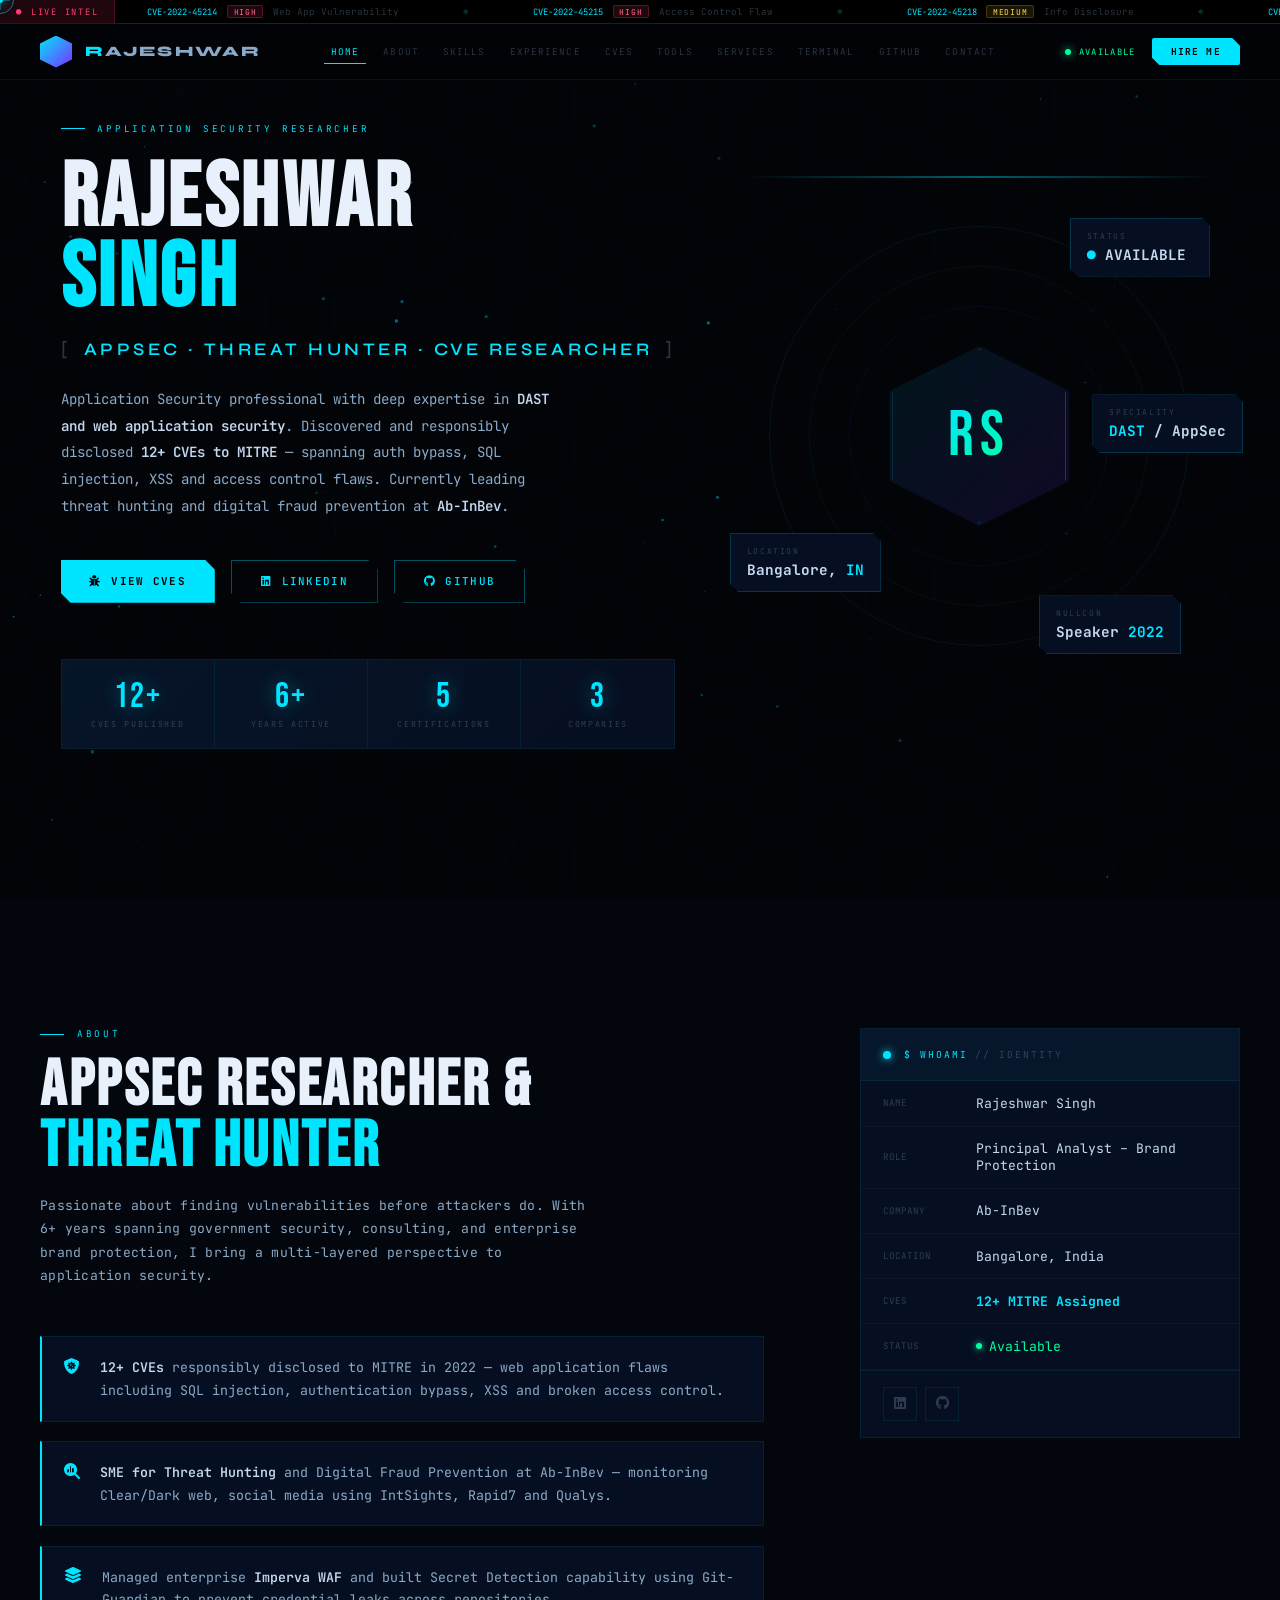
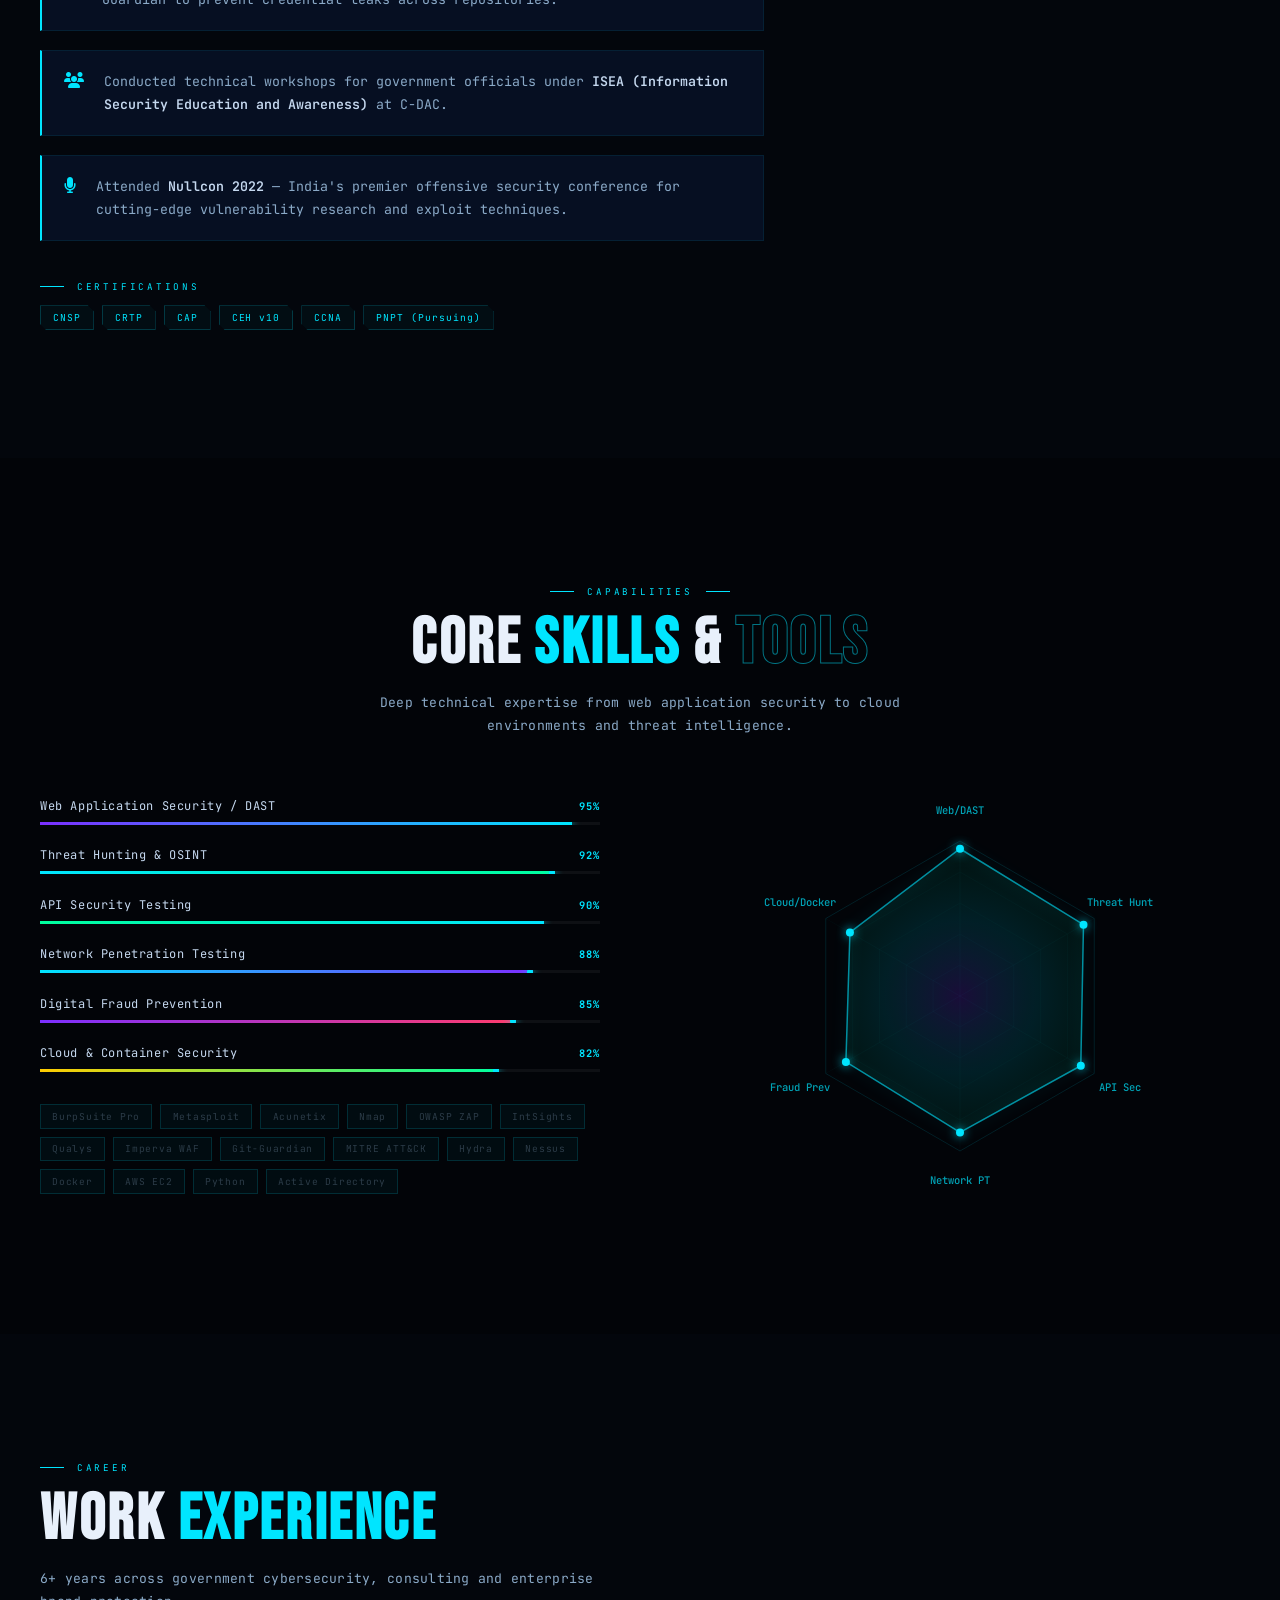
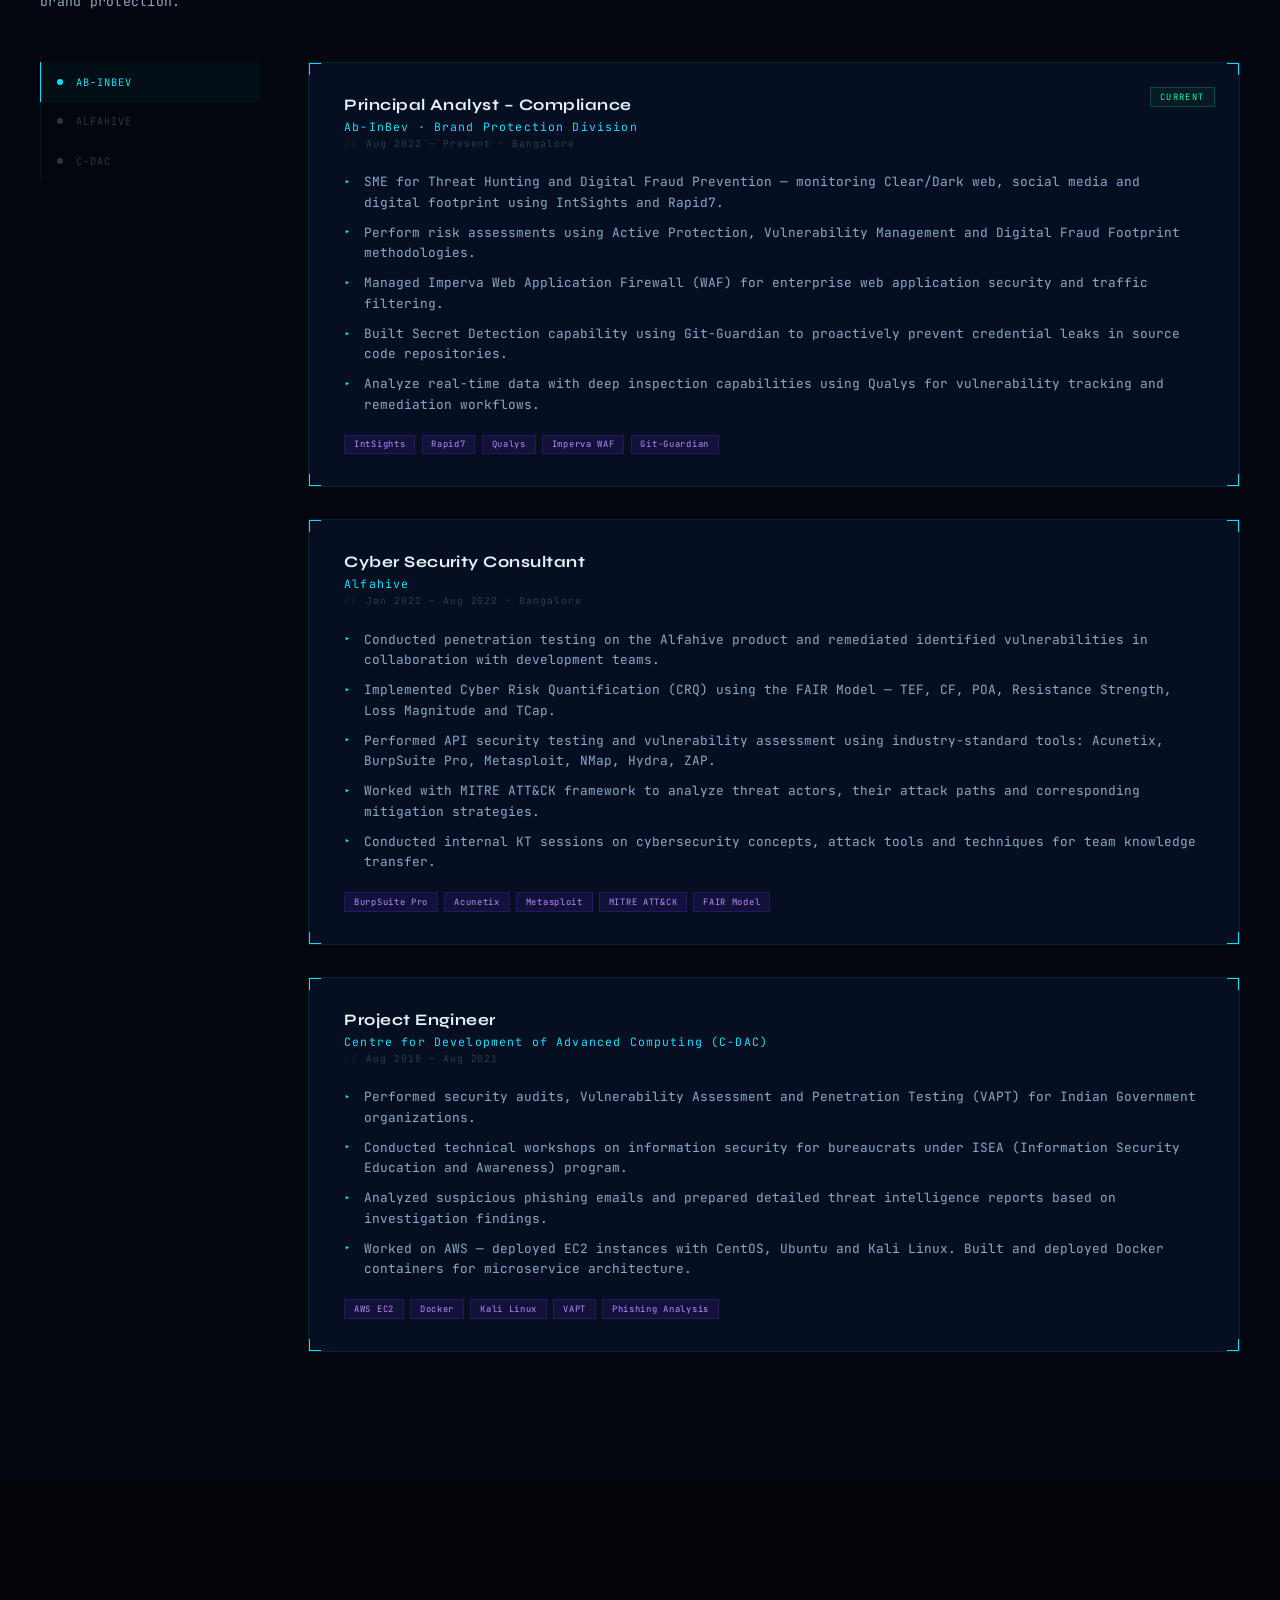
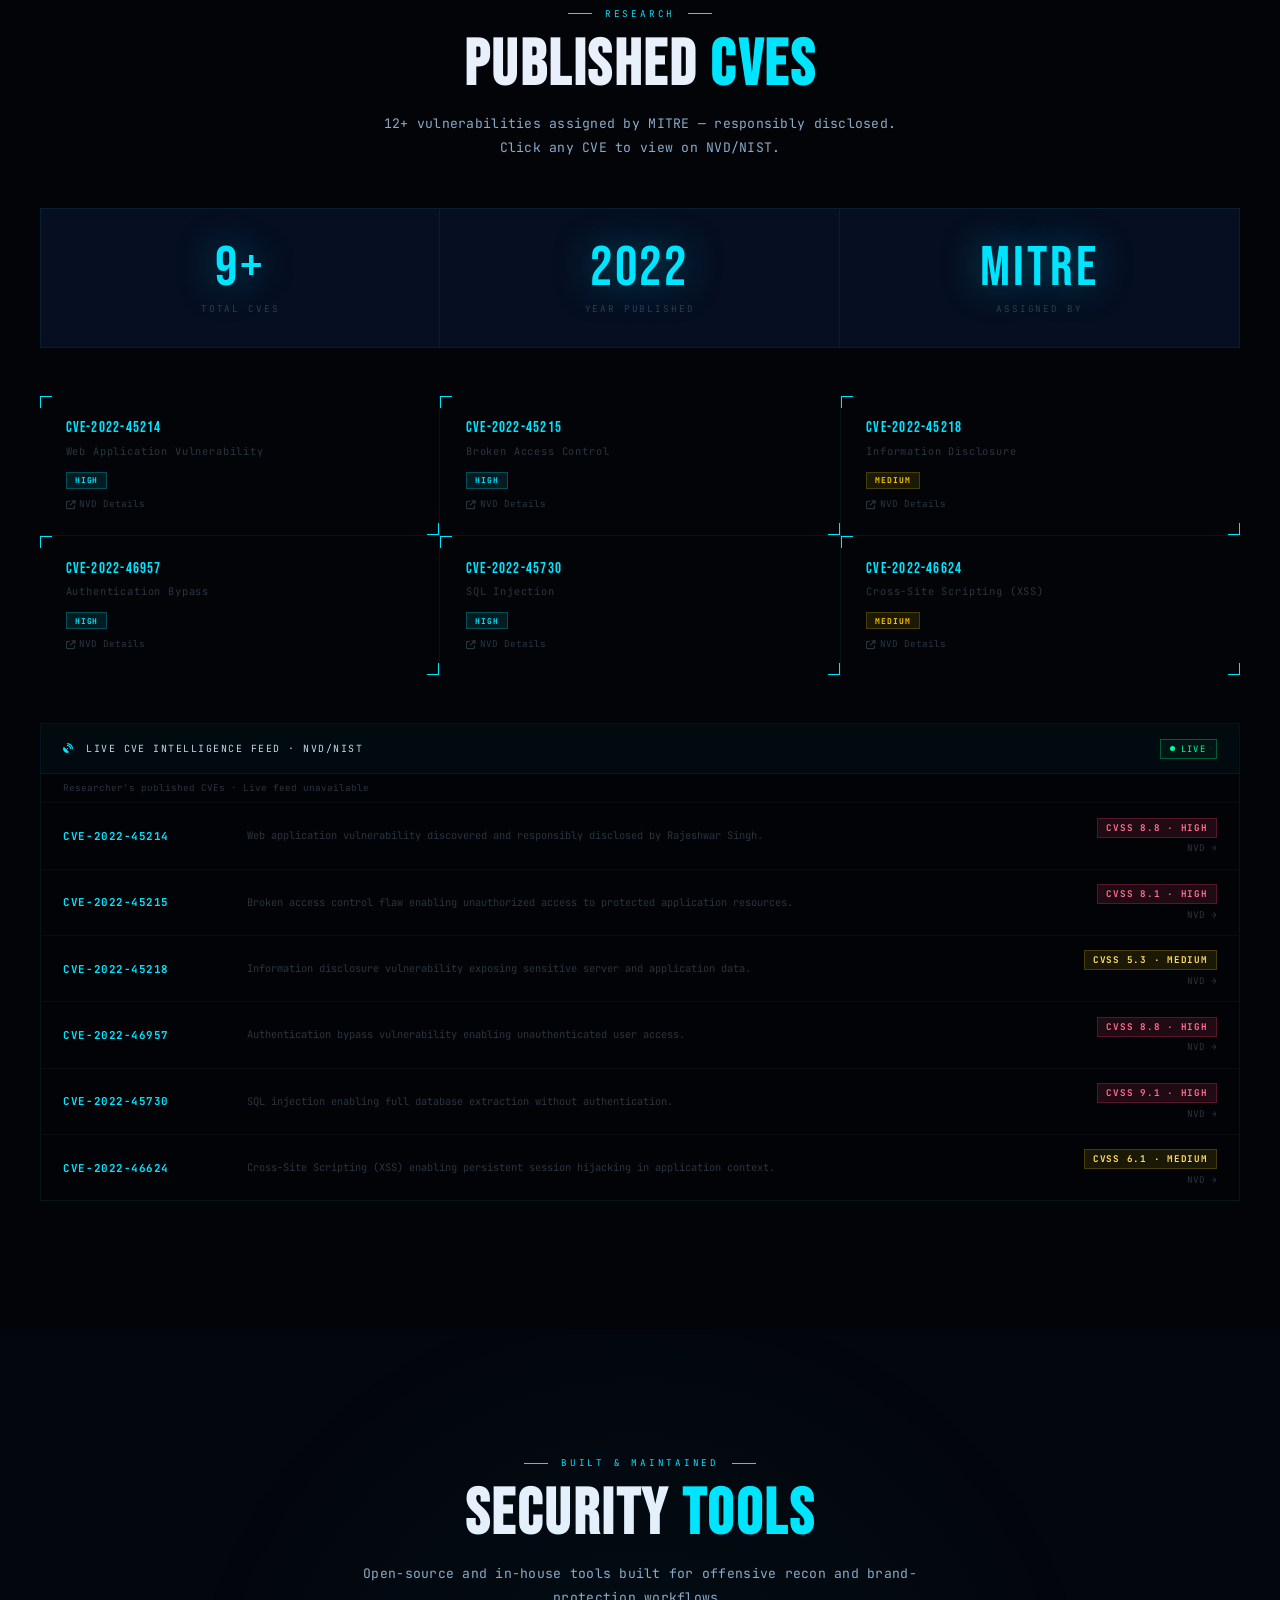
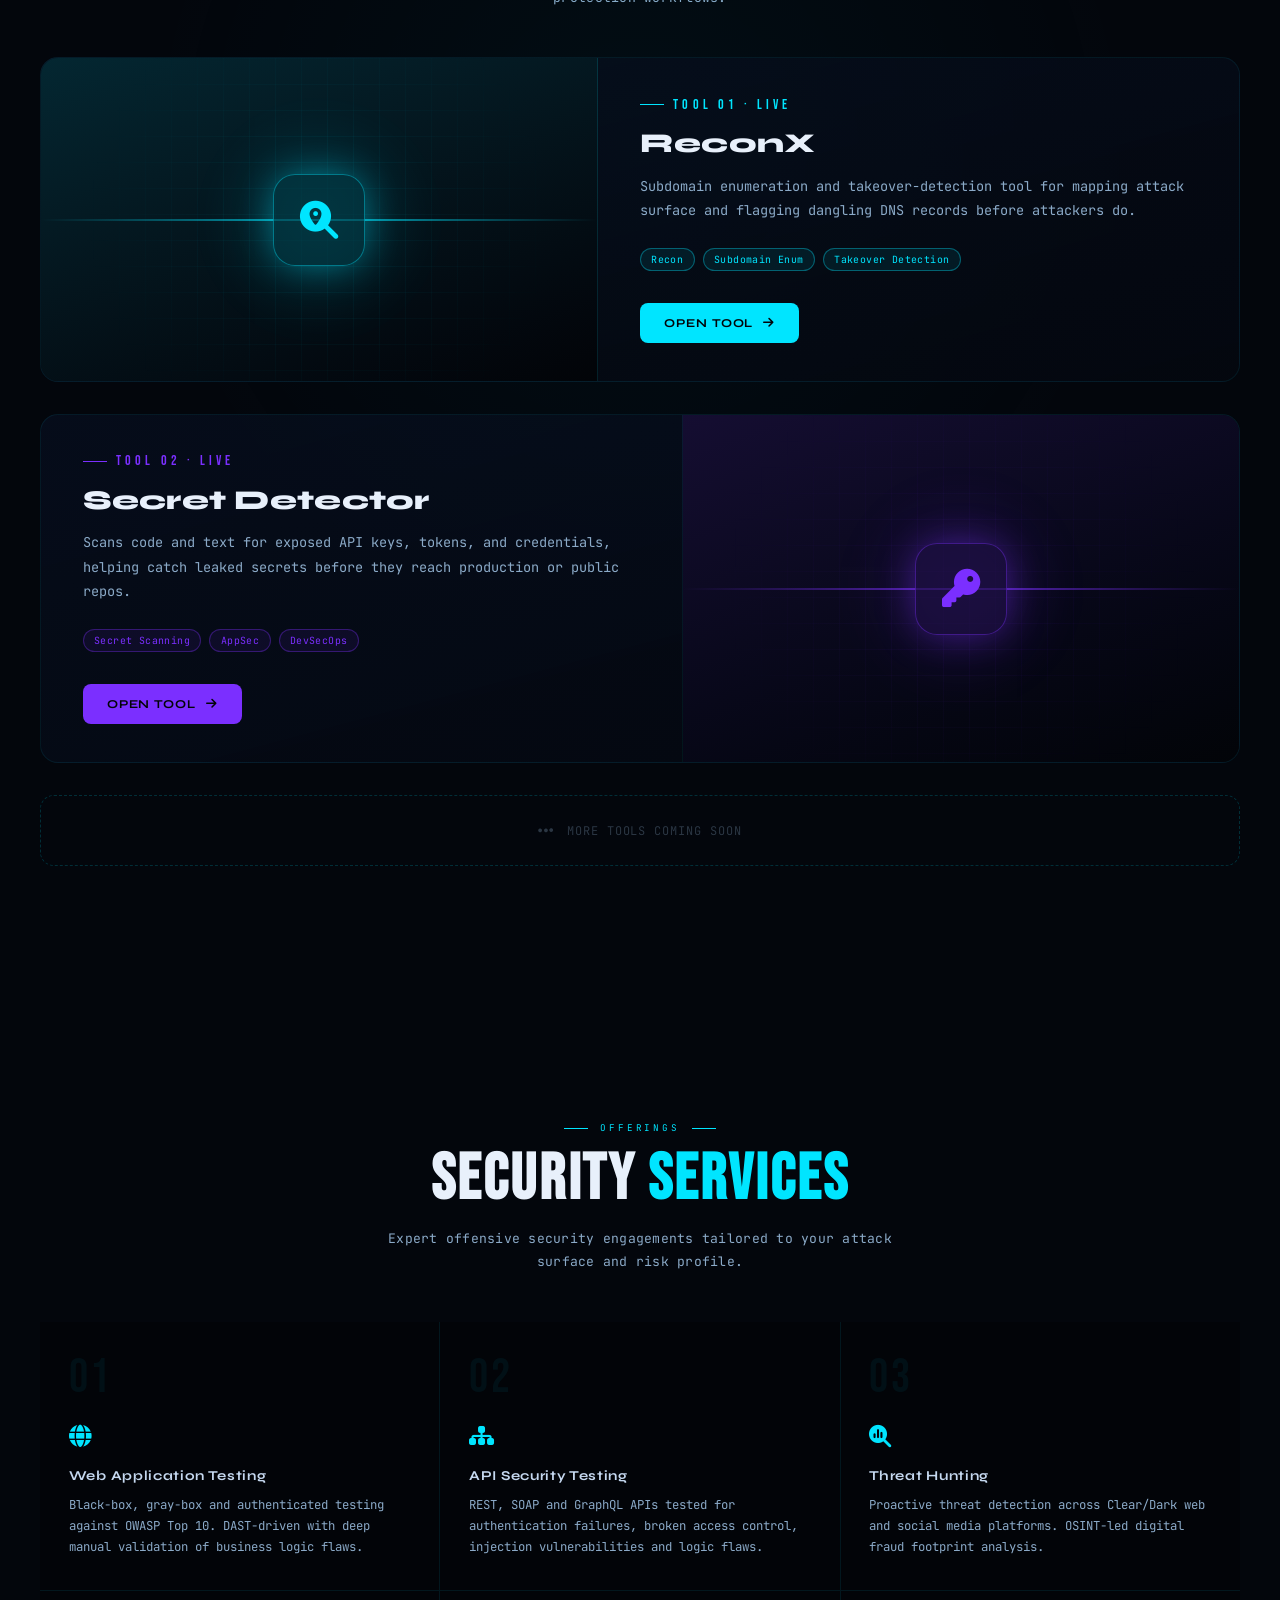
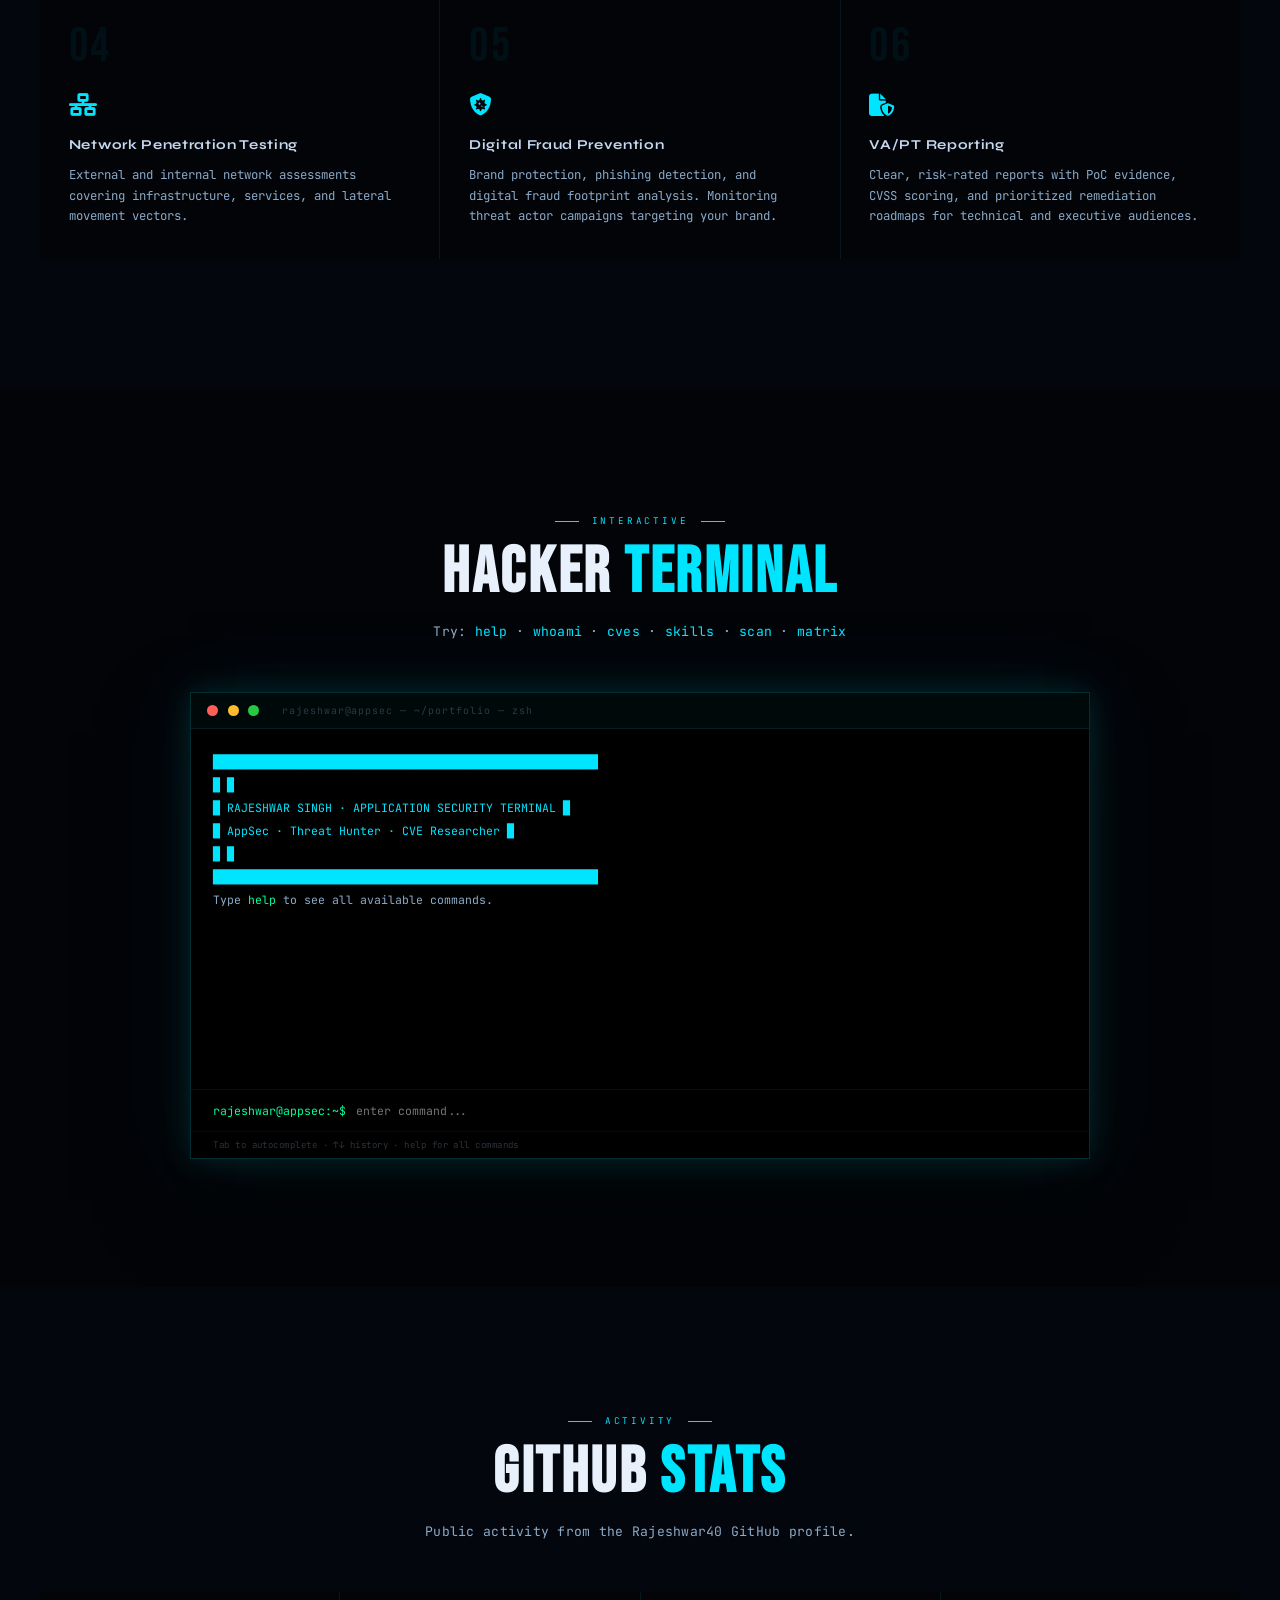
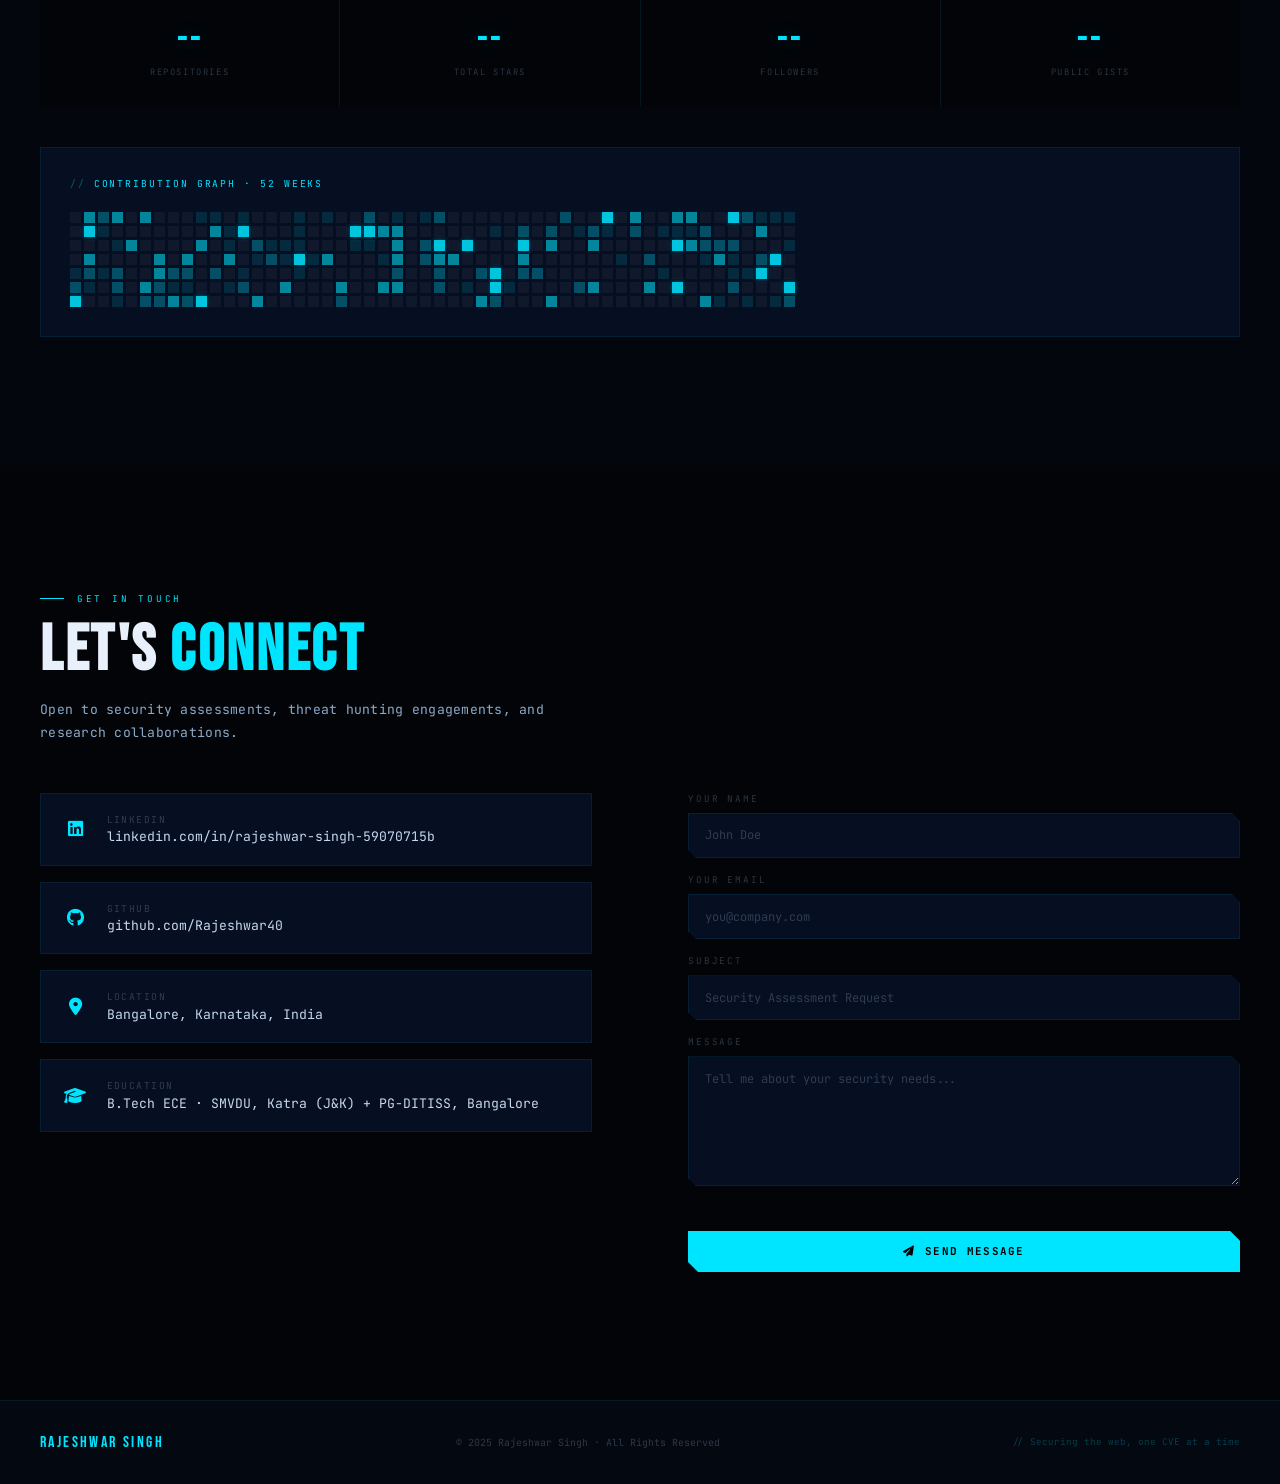
<file: index99.html>
<!DOCTYPE html>
<html lang="en">
<head>
<meta charset="UTF-8"/>
<meta name="viewport" content="width=device-width,initial-scale=1"/>
<title>Rajeshwar Singh — Application Security Researcher</title>
<meta name="description" content="Rajeshwar Singh — AppSec Expert, 12+ CVEs, DAST Specialist, Threat Hunter. Bangalore, India."/>

<!-- Canonical URL -->
<link rel="canonical" href="https://rajeshwar40.github.io/"/>

<!-- Core SEO -->
<meta name="keywords" content="Rajeshwar Singh, Rajeshwar40, Application Security Researcher, DAST, DAST Specialist, CVE Researcher, Threat Hunter, Threat Hunting, Web Application Penetration Testing, API Security Testing, Bangalore, Ab-InBev, MITRE CVE"/>
<meta name="author" content="Rajeshwar Singh"/>
<meta name="robots" content="index, follow"/>
<meta name="googlebot" content="index, follow"/>

<!-- Open Graph -->
<meta property="og:type" content="profile"/>
<meta property="og:title" content="Rajeshwar Singh — Application Security Researcher"/>
<meta property="og:description" content="Rajeshwar Singh — AppSec Researcher, 12+ CVEs disclosed to MITRE, DAST Specialist, Threat Hunter. Bangalore, India."/>
<meta property="og:url" content="https://rajeshwar40.github.io/"/>
<meta property="og:site_name" content="Rajeshwar Singh — AppSec Portfolio"/>
<meta property="og:image" content="https://avatars.githubusercontent.com/u/43945326?v=4"/>
<meta property="profile:first_name" content="Rajeshwar"/>
<meta property="profile:last_name" content="Singh"/>

<!-- Twitter/X card -->
<meta name="twitter:card" content="summary_large_image"/>
<meta name="twitter:title" content="Rajeshwar Singh — Application Security Researcher"/>
<meta name="twitter:description" content="AppSec Researcher, 12+ CVEs disclosed to MITRE, DAST Specialist, Threat Hunter. Bangalore, India."/>
<meta name="twitter:image" content="https://avatars.githubusercontent.com/u/43945326?v=4"/>

<!-- JSON-LD structured data: primary GEO signal for AI answer engines and Google's Knowledge Graph -->
<script type="application/ld+json">
{
  "@context": "https://schema.org",
  "@type": "Person",
  "name": "Rajeshwar Singh",
  "alternateName": "Rajeshwar40",
  "url": "https://rajeshwar40.github.io/",
  "image": "https://avatars.githubusercontent.com/u/43945326?v=4",
  "jobTitle": "Principal Analyst – Brand Protection (Threat Hunting)",
  "worksFor": {
    "@type": "Organization",
    "name": "Ab-InBev"
  },
  "address": {
    "@type": "PostalAddress",
    "addressLocality": "Bangalore",
    "addressRegion": "Karnataka",
    "addressCountry": "IN"
  },
  "alumniOf": {
    "@type": "CollegeOrUniversity",
    "name": "Shri Mata Vaishno Devi University"
  },
  "sameAs": [
    "https://github.com/Rajeshwar40",
    "https://www.linkedin.com/in/rajeshwar-singh-59070715b/"
  ],
  "knowsAbout": [
    "Application Security",
    "Dynamic Application Security Testing (DAST)",
    "Web Application Penetration Testing",
    "Threat Hunting",
    "CVE Research",
    "API Security Testing",
    "Digital Fraud Prevention"
  ],
  "description": "Application Security Researcher and Threat Hunter with 12+ CVEs disclosed to MITRE, specializing in DAST and web application penetration testing. Based in Bangalore, India."
}
</script>
<script type="application/ld+json">
{
  "@context": "https://schema.org",
  "@type": "WebSite",
  "name": "Rajeshwar Singh — AppSec Portfolio",
  "url": "https://rajeshwar40.github.io/"
}
</script>

<link rel="preconnect" href="https://fonts.googleapis.com"/>
<link rel="preconnect" href="https://fonts.gstatic.com" crossorigin/>
<link href="https://fonts.googleapis.com/css2?family=JetBrains+Mono:wght@100;200;300;400;500;600;700;800&family=Syne:wght@400;500;600;700;800&family=Bebas+Neue&display=swap" rel="stylesheet"/>
<link rel="stylesheet" href="https://cdnjs.cloudflare.com/ajax/libs/font-awesome/6.5.0/css/all.min.css" crossorigin="anonymous"/>
<style>
/* ═══════════════════════════════════ DESIGN SYSTEM ═══════════════════════════════════ */
:root {
  --bg: #020408;
  --bg2: #040810;
  --bg3: #060c18;
  --surface: rgba(8,18,40,0.8);
  --surface2: rgba(12,24,52,0.6);
  --c1: #00e5ff;      /* electric cyan */
  --c2: #00ff9d;      /* matrix green */
  --c3: #ff3c6e;      /* danger red */
  --c4: #7b2fff;      /* void purple */
  --c5: #ffcc00;      /* amber warning */
  --txt: #8baac8;
  --txt2: #c5d8ef;
  --txt3: #e8f0fb;
  --dim: rgba(139,170,200,0.3);
  --border: rgba(0,229,255,0.08);
  --border2: rgba(0,229,255,0.18);
  --glow1: 0 0 30px rgba(0,229,255,0.15), 0 0 80px rgba(0,229,255,0.05);
  --glow2: 0 0 20px rgba(0,255,157,0.2);
  --font-mono: 'JetBrains Mono', monospace;
  --font-display: 'Syne', sans-serif;
  --font-impact: 'Bebas Neue', sans-serif;
}

*, *::before, *::after { box-sizing: border-box; margin: 0; padding: 0; }
html { scroll-behavior: smooth; }

body {
  background: var(--bg);
  color: var(--txt);
  font-family: var(--font-mono);
  overflow-x: hidden;
  cursor: none;
  min-height: 100vh;
}

a { color: inherit; text-decoration: none; }
ul { list-style: none; }

::-webkit-scrollbar { width: 2px; }
::-webkit-scrollbar-track { background: var(--bg); }
::-webkit-scrollbar-thumb { background: var(--c1); border-radius: 1px; }

/* ═══════════════════════════════════ CANVAS BG ═══════════════════════════════════ */
#bg-canvas {
  position: fixed; inset: 0; z-index: 0;
  pointer-events: none;
}

/* ═══════════════════════════════════ CUSTOM CURSOR ═══════════════════════════════════ */
#cursor-dot {
  position: fixed; width: 6px; height: 6px; border-radius: 50%;
  background: var(--c1); pointer-events: none; z-index: 9999;
  transform: translate(-50%,-50%);
  box-shadow: 0 0 12px var(--c1), 0 0 24px rgba(0,229,255,0.6);
  transition: transform 0.05s, background 0.2s;
}
#cursor-ring {
  position: fixed; width: 28px; height: 28px; border-radius: 50%;
  border: 1px solid rgba(0,229,255,0.5); pointer-events: none; z-index: 9998;
  transform: translate(-50%,-50%);
  transition: width 0.2s, height 0.2s, border-color 0.2s;
}
#cursor-cross {
  position: fixed; width: 20px; height: 20px; pointer-events: none; z-index: 9997;
  transform: translate(-50%,-50%);
}
#cursor-cross::before, #cursor-cross::after {
  content: ''; position: absolute; background: rgba(0,229,255,0.3);
}
#cursor-cross::before { width: 1px; height: 20px; left: 50%; top: 0; }
#cursor-cross::after { width: 20px; height: 1px; top: 50%; left: 0; }
body.hovering #cursor-ring { width: 46px; height: 46px; border-color: var(--c2); }
body.hovering #cursor-dot { background: var(--c2); }

/* ═══════════════════════════════════ PRELOADER ═══════════════════════════════════ */
#preloader {
  position: fixed; inset: 0; z-index: 10000;
  background: #000; display: flex; flex-direction: column;
  align-items: center; justify-content: center; gap: 2rem;
  transition: opacity 0.8s ease, transform 0.8s ease;
}
#preloader.hide { opacity: 0; pointer-events: none; transform: scale(1.02); }

.pl-logo {
  font-family: var(--font-impact);
  font-size: clamp(3rem, 8vw, 7rem);
  letter-spacing: 0.15em;
  color: #fff;
  position: relative;
  overflow: hidden;
}
.pl-logo::after {
  content: '';
  position: absolute; inset: 0;
  background: linear-gradient(90deg, transparent, rgba(0,229,255,0.4), transparent);
  animation: scan-h 1.5s ease infinite;
}
@keyframes scan-h { 0% { transform: translateX(-100%); } 100% { transform: translateX(100%); } }

.pl-scanline {
  width: 340px; height: 1px; background: var(--bg2); position: relative; overflow: hidden;
  border: 1px solid rgba(0,229,255,0.1);
}
.pl-bar {
  position: absolute; top: 0; left: 0; height: 100%;
  background: linear-gradient(90deg, var(--c4), var(--c1), var(--c2));
  width: 0%; transition: width 0.05s;
}
.pl-pct {
  font-size: 0.65rem; color: var(--c1); letter-spacing: 0.3em; text-transform: uppercase;
}
.pl-msg {
  font-size: 0.6rem; color: rgba(0,229,255,0.4); letter-spacing: 0.2em;
  min-height: 1em; text-transform: uppercase;
}

/* ═══════════════════════════════════ THREAT TICKER ═══════════════════════════════════ */
#threat-ticker {
  position: fixed; top: 0; left: 0; right: 0; z-index: 600;
  height: 24px; background: rgba(0,0,0,0.95);
  border-bottom: 1px solid rgba(255,60,110,0.25);
  display: flex; align-items: center; overflow: hidden;
}
.ticker-badge {
  flex-shrink: 0; height: 100%; padding: 0 1rem;
  display: flex; align-items: center; gap: 0.5rem;
  background: rgba(255,60,110,0.12);
  border-right: 1px solid rgba(255,60,110,0.2);
  font-size: 0.55rem; color: var(--c3); letter-spacing: 0.2em;
  white-space: nowrap;
}
.ticker-badge::before { content: '●'; animation: blink-r 1s step-end infinite; }
@keyframes blink-r { 50% { opacity: 0; } }
.ticker-scroll { flex: 1; overflow: hidden; }
.ticker-inner {
  display: flex; animation: ticker 70s linear infinite; white-space: nowrap;
}
.t-item {
  display: inline-flex; align-items: center; gap: 0.6rem;
  padding: 0 2rem; font-size: 0.58rem; color: var(--dim);
}
.t-id { color: var(--c1); font-size: 0.55rem; }
.t-sev {
  font-size: 0.5rem; padding: 0.05rem 0.35rem; border-radius: 2px; letter-spacing: 0.1em;
}
.sev-c { background: rgba(123,47,255,0.2); color: #bf8bff; border: 1px solid rgba(123,47,255,0.3); }
.sev-h { background: rgba(255,60,110,0.12); color: #ff6b8a; border: 1px solid rgba(255,60,110,0.25); }
.sev-m { background: rgba(255,204,0,0.1); color: #ffdc60; border: 1px solid rgba(255,204,0,0.2); }
@keyframes ticker { 0% { transform: translateX(0); } 100% { transform: translateX(-50%); } }

/* ═══════════════════════════════════ HEADER ═══════════════════════════════════ */
#site-nav {
  position: fixed; top: 24px; left: 0; right: 0; z-index: 500;
  height: 56px;
  background: rgba(2,4,8,0.85);
  backdrop-filter: blur(24px) saturate(1.5);
  border-bottom: 1px solid var(--border);
}
.nav-inner {
  max-width: 1440px; margin: 0 auto; padding: 0 2.5rem;
  height: 100%; display: flex; align-items: center; justify-content: space-between; gap: 2rem;
}
.nav-logo {
  display: flex; align-items: center; gap: 0.8rem; flex-shrink: 0;
}
.nav-logo-mark {
  width: 32px; height: 32px; position: relative;
  display: flex; align-items: center; justify-content: center;
}
.nav-logo-hex {
  width: 32px; height: 32px;
  background: linear-gradient(135deg, var(--c1), var(--c4));
  clip-path: polygon(50% 0%, 100% 25%, 100% 75%, 50% 100%, 0% 75%, 0% 25%);
  animation: hex-pulse 3s ease-in-out infinite;
}
@keyframes hex-pulse { 0%,100%{opacity:1;transform:scale(1)} 50%{opacity:0.7;transform:scale(0.95)} }
.nav-logo-text {
  font-family: var(--font-display);
  font-size: 0.9rem; font-weight: 800;
  letter-spacing: 0.15em; text-transform: uppercase;
}
.nav-logo-text span { color: var(--c1); }
.nav-links {
  display: flex; align-items: center; gap: 0;
}
.nav-links a {
  font-size: 0.58rem; color: var(--dim); letter-spacing: 0.12em;
  text-transform: uppercase; padding: 0.4rem 0.75rem;
  position: relative; transition: color 0.2s; white-space: nowrap;
}
.nav-links a::before {
  content: ''; position: absolute; bottom: 0; left: 50%; right: 50%;
  height: 1px; background: var(--c1); transition: all 0.3s;
}
.nav-links a:hover, .nav-links a.active { color: var(--c1); }
.nav-links a:hover::before, .nav-links a.active::before { left: 10%; right: 10%; }

.nav-right { display: flex; align-items: center; gap: 1rem; flex-shrink: 0; }
.nav-status {
  display: flex; align-items: center; gap: 0.5rem;
  font-size: 0.55rem; color: var(--c2); letter-spacing: 0.15em;
}
.status-dot {
  width: 6px; height: 6px; border-radius: 50%; background: var(--c2);
  box-shadow: 0 0 8px var(--c2);
  animation: status-pulse 2s ease-in-out infinite;
}
@keyframes status-pulse { 0%,100%{box-shadow:0 0 8px var(--c2)} 50%{box-shadow:0 0 16px var(--c2),0 0 32px rgba(0,255,157,0.4)} }
.btn-hire {
  font-family: var(--font-mono); font-size: 0.6rem;
  padding: 0.45rem 1.2rem; letter-spacing: 0.12em; text-transform: uppercase;
  color: #000; background: var(--c1); border: none; border-radius: 2px;
  cursor: none; transition: all 0.25s; font-weight: 700;
  clip-path: polygon(0 0, calc(100% - 8px) 0, 100% 8px, 100% 100%, 8px 100%, 0 calc(100% - 8px));
}
.btn-hire:hover { background: var(--c2); box-shadow: 0 0 30px rgba(0,255,157,0.4); }
.nav-toggle {
  display: none; flex-direction: column; gap: 4px;
  background: none; border: none; cursor: none; padding: 0.5rem;
}
.nav-toggle span { width: 18px; height: 1px; background: var(--c1); display: block; }

/* ═══════════════════════════════════ LAYOUT ═══════════════════════════════════ */
.page-wrap { position: relative; z-index: 10; }
section { padding: 8rem 0; position: relative; }
.container { max-width: 1440px; margin: 0 auto; padding: 0 2.5rem; }
.pt-nav { padding-top: 110px; }

/* Section labels */
.s-eyebrow {
  display: flex; align-items: center; gap: 0.8rem;
  font-size: 0.58rem; color: var(--c1); letter-spacing: 0.3em;
  text-transform: uppercase; margin-bottom: 1rem;
}
.s-eyebrow::before { content: ''; width: 24px; height: 1px; background: var(--c1); flex-shrink: 0; }
.s-eyebrow.center { justify-content: center; }
.s-eyebrow.center::after { content: ''; width: 24px; height: 1px; background: var(--c1); flex-shrink: 0; }

.s-title {
  font-family: var(--font-impact);
  font-size: clamp(2.8rem, 5vw, 5rem);
  line-height: 0.95; letter-spacing: 0.04em;
  color: var(--txt3); margin-bottom: 1rem;
}
.s-title.center { text-align: center; }
.s-title em { color: var(--c1); font-style: normal; }
.s-title .outline {
  -webkit-text-stroke: 1px rgba(0,229,255,0.5);
  color: transparent;
}

.s-sub {
  font-size: 0.82rem; color: var(--txt); max-width: 560px;
  line-height: 1.8; margin-bottom: 3rem; letter-spacing: 0.02em;
}
.s-sub.center { text-align: center; margin: 0 auto 3rem; }

/* Reveal animations */
.reveal { opacity: 0; transform: translateY(32px); transition: opacity 0.7s ease, transform 0.7s ease; }
.reveal.visible { opacity: 1; transform: none; }
.reveal-left { opacity: 0; transform: translateX(-40px); transition: opacity 0.7s ease, transform 0.7s ease; }
.reveal-left.visible { opacity: 1; transform: none; }
.reveal-right { opacity: 0; transform: translateX(40px); transition: opacity 0.7s ease, transform 0.7s ease; }
.reveal-right.visible { opacity: 1; transform: none; }

/* ═══════════════════════════════════ HERO ═══════════════════════════════════ */
#hero {
  min-height: 100vh; display: flex; align-items: center;
  padding-top: 100px; overflow: hidden; position: relative;
}

.hero-grid {
  display: grid; grid-template-columns: 1fr 480px;
  gap: 4rem; align-items: center; width: 100%;
}

/* Glitch text effect */
.glitch-wrap { position: relative; display: inline-block; }
.hero-name {
  font-family: var(--font-impact);
  font-size: clamp(3.5rem, 7vw, 6.8rem);
  line-height: 0.9; letter-spacing: 0.04em;
  color: var(--txt3); display: block; position: relative;
}
.hero-name .accent { color: var(--c1); display: block; }
.glitch-name {
  position: relative; display: inline-block;
}
.glitch-name::before, .glitch-name::after {
  content: attr(data-text); position: absolute; top: 0; left: 0;
  width: 100%; height: 100%; opacity: 0;
}
.glitch-name::before {
  color: var(--c1); animation: glitch-a 8s infinite;
  clip-path: polygon(0 20%, 100% 20%, 100% 40%, 0 40%);
}
.glitch-name::after {
  color: var(--c3); animation: glitch-b 8s infinite;
  clip-path: polygon(0 60%, 100% 60%, 100% 80%, 0 80%);
}
@keyframes glitch-a {
  0%,89%,100% { opacity:0;transform:none; }
  90% { opacity:0.9;transform:translate(-4px,1px); }
  92% { opacity:0.9;transform:translate(3px,-1px); }
  94% { opacity:0;transform:none; }
}
@keyframes glitch-b {
  0%,91%,100% { opacity:0;transform:none; }
  92% { opacity:0.7;transform:translate(4px,1px); }
  94% { opacity:0.7;transform:translate(-3px,-1px); }
  96% { opacity:0;transform:none; }
}

.hero-role {
  font-family: var(--font-display); font-size: clamp(0.8rem, 1.5vw, 1.1rem);
  color: var(--c1); letter-spacing: 0.2em; text-transform: uppercase;
  margin: 1.2rem 0 1.6rem; font-weight: 600;
  display: flex; align-items: center; gap: 0.8rem;
}
.hero-role::before { content: '['; color: var(--dim); }
.hero-role::after { content: ']'; color: var(--dim); }

.hero-desc {
  font-size: 0.88rem; color: var(--txt); line-height: 1.9;
  max-width: 500px; margin-bottom: 2.5rem;
}
.hero-desc strong { color: var(--txt2); font-weight: 600; }

.hero-actions { display: flex; gap: 1rem; flex-wrap: wrap; margin-bottom: 3.5rem; }

/* Buttons */
.btn-primary {
  display: inline-flex; align-items: center; gap: 0.6rem;
  font-family: var(--font-mono); font-size: 0.68rem; font-weight: 700;
  letter-spacing: 0.12em; text-transform: uppercase;
  color: #000; background: var(--c1); padding: 0.85rem 1.8rem;
  border: none; border-radius: 0; cursor: none; transition: all 0.25s;
  clip-path: polygon(0 0, calc(100% - 10px) 0, 100% 10px, 100% 100%, 10px 100%, 0 calc(100% - 10px));
  position: relative; overflow: hidden;
}
.btn-primary::before {
  content: ''; position: absolute; inset: 0;
  background: linear-gradient(90deg, transparent, rgba(255,255,255,0.25), transparent);
  transform: translateX(-100%); transition: transform 0.5s;
}
.btn-primary:hover::before { transform: translateX(100%); }
.btn-primary:hover { background: var(--c2); box-shadow: 0 0 40px rgba(0,255,157,0.5); transform: translateY(-2px); }

.btn-outline {
  display: inline-flex; align-items: center; gap: 0.6rem;
  font-family: var(--font-mono); font-size: 0.68rem; font-weight: 500;
  letter-spacing: 0.12em; text-transform: uppercase;
  color: var(--c1); background: transparent;
  padding: 0.85rem 1.8rem; border: 1px solid rgba(0,229,255,0.35);
  border-radius: 0; cursor: none; transition: all 0.25s;
  clip-path: polygon(0 0, calc(100% - 10px) 0, 100% 10px, 100% 100%, 10px 100%, 0 calc(100% - 10px));
}
.btn-outline:hover {
  background: rgba(0,229,255,0.07); border-color: var(--c1);
  box-shadow: 0 0 25px rgba(0,229,255,0.15); transform: translateY(-2px);
}
.btn-sm { padding: 0.5rem 1.1rem; font-size: 0.62rem; }

/* Hero stats */
.hero-metrics {
  display: grid; grid-template-columns: repeat(4,1fr);
  border: 1px solid var(--border);
  background: var(--surface);
  backdrop-filter: blur(10px);
  position: relative;
}
.hero-metrics::before {
  content: ''; position: absolute; inset: 0;
  background: linear-gradient(135deg, rgba(0,229,255,0.03), transparent);
  pointer-events: none;
}
.metric-item {
  padding: 1.2rem 1rem; text-align: center;
  border-right: 1px solid var(--border); position: relative;
}
.metric-item:last-child { border-right: none; }
.metric-val {
  font-family: var(--font-impact);
  font-size: 2.2rem; letter-spacing: 0.05em;
  color: var(--c1); line-height: 1;
  text-shadow: 0 0 20px rgba(0,229,255,0.4);
}
.metric-lbl {
  font-size: 0.52rem; color: var(--dim); letter-spacing: 0.2em;
  text-transform: uppercase; margin-top: 0.3rem;
}

/* Hero visual panel */
.hero-visual {
  position: relative; height: 520px;
}
.hv-ring {
  position: absolute; border-radius: 50%; border: 1px solid;
  animation: ring-spin linear infinite; left: 50%; top: 50%;
  transform: translate(-50%,-50%);
}
.hv-ring-1 { width: 420px; height: 420px; border-color: rgba(0,229,255,0.08); animation-duration: 25s; }
.hv-ring-2 { width: 340px; height: 340px; border-color: rgba(0,255,157,0.06); animation-duration: 18s; animation-direction: reverse; }
.hv-ring-3 { width: 260px; height: 260px; border-color: rgba(123,47,255,0.1); animation-duration: 12s; }
@keyframes ring-spin { to { transform: translate(-50%,-50%) rotate(360deg); } }

.hv-center {
  position: absolute; left: 50%; top: 50%; transform: translate(-50%,-50%);
  width: 200px; height: 200px;
  display: flex; align-items: center; justify-content: center;
}
.hv-hex {
  width: 180px; height: 180px;
  background: linear-gradient(135deg, rgba(0,229,255,0.08), rgba(123,47,255,0.12));
  clip-path: polygon(50% 0%, 100% 25%, 100% 75%, 50% 100%, 0% 75%, 0% 25%);
  display: flex; align-items: center; justify-content: center;
  position: relative;
  animation: hex-float 4s ease-in-out infinite;
}
@keyframes hex-float { 0%,100%{transform:translateY(0)} 50%{transform:translateY(-12px)} }
.hv-hex::before {
  content: ''; position: absolute; inset: 3px;
  clip-path: polygon(50% 0%, 100% 25%, 100% 75%, 50% 100%, 0% 75%, 0% 25%);
  border: 1px solid rgba(0,229,255,0.25);
}
.hv-initials {
  font-family: var(--font-impact);
  font-size: 4rem; letter-spacing: 0.1em;
  background: linear-gradient(135deg, var(--c1), var(--c2));
  -webkit-background-clip: text; -webkit-text-fill-color: transparent;
  position: relative; z-index: 1;
}

/* Floating data cards */
.hv-card {
  position: absolute; background: var(--surface);
  border: 1px solid var(--border2); backdrop-filter: blur(16px);
  padding: 0.75rem 1rem; min-width: 140px;
  clip-path: polygon(0 0, calc(100% - 8px) 0, 100% 8px, 100% 100%, 8px 100%, 0 calc(100% - 8px));
}
.hv-card-label { font-size: 0.5rem; color: var(--dim); letter-spacing: 0.2em; text-transform: uppercase; margin-bottom: 0.25rem; }
.hv-card-val { font-size: 0.9rem; color: var(--txt2); font-weight: 700; }
.hv-card-val span { color: var(--c1); }
.hvc1 { top: 8%; right: 2%; animation: float-card 5s ease-in-out infinite; }
.hvc2 { bottom: 20%; left: -2%; animation: float-card 5s ease-in-out infinite 1.5s; }
.hvc3 { top: 42%; right: -5%; animation: float-card 5s ease-in-out infinite 0.8s; }
.hvc4 { bottom: 8%; right: 8%; animation: float-card 5s ease-in-out infinite 2s; }
@keyframes float-card {
  0%,100% { transform: translateY(0); }
  50% { transform: translateY(-8px); }
}

/* Scan line */
.hv-scan {
  position: absolute; left: 0; right: 0; height: 2px;
  background: linear-gradient(90deg, transparent, var(--c1), transparent);
  animation: scan-vert 4s ease-in-out infinite; opacity: 0.4;
}
@keyframes scan-vert {
  0% { top: 0%; } 100% { top: 100%; }
}

/* ═══════════════════════════════════ ABOUT ═══════════════════════════════════ */
#about { background: rgba(4,8,16,0.5); }
.about-grid { display: grid; grid-template-columns: 1fr 380px; gap: 6rem; align-items: start; }

.about-highlights { display: flex; flex-direction: column; gap: 1.2rem; margin-bottom: 2.5rem; }
.ah-item {
  display: flex; gap: 1.2rem; align-items: flex-start;
  padding: 1.2rem 1.4rem;
  background: var(--surface); border: 1px solid var(--border);
  border-left: 2px solid var(--c1);
  transition: all 0.3s;
}
.ah-item:hover { border-color: var(--border2); border-left-color: var(--c1); background: var(--surface2); }
.ah-icon { color: var(--c1); font-size: 1rem; flex-shrink: 0; margin-top: 0.1rem; }
.ah-text { font-size: 0.83rem; color: var(--txt); line-height: 1.7; }
.ah-text strong { color: var(--txt2); font-weight: 600; }

.cert-grid { display: flex; flex-wrap: wrap; gap: 0.5rem; }
.cert-tag {
  font-size: 0.6rem; letter-spacing: 0.1em; padding: 0.3rem 0.75rem;
  border: 1px solid rgba(0,229,255,0.2); color: var(--c1);
  background: rgba(0,229,255,0.03); transition: all 0.2s;
  clip-path: polygon(0 0, calc(100% - 6px) 0, 100% 6px, 100% 100%, 6px 100%, 0 calc(100% - 6px));
}
.cert-tag:hover { background: rgba(0,229,255,0.1); border-color: var(--c1); }

/* ID Card */
.id-card {
  background: var(--surface); border: 1px solid var(--border);
  overflow: hidden; position: sticky; top: 100px;
}
.id-card-header {
  padding: 1.2rem 1.4rem; background: rgba(0,229,255,0.04);
  border-bottom: 1px solid var(--border);
  display: flex; align-items: center; gap: 0.8rem;
}
.id-card-header-dot { width: 8px; height: 8px; border-radius: 50%; background: var(--c1); box-shadow: 0 0 8px var(--c1); }
.id-card-title { font-size: 0.6rem; color: var(--c1); letter-spacing: 0.2em; text-transform: uppercase; }
.id-card-title span { color: var(--dim); }
.id-row {
  display: grid; grid-template-columns: 80px 1fr; gap: 0.8rem;
  padding: 0.85rem 1.4rem; border-bottom: 1px solid rgba(255,255,255,0.03);
  align-items: center;
}
.id-row:last-of-type { border-bottom: none; }
.id-key { font-size: 0.57rem; color: var(--dim); text-transform: uppercase; letter-spacing: 0.1em; }
.id-val { font-size: 0.82rem; color: var(--txt2); }
.id-val a { color: var(--c1); }
.id-online {
  color: var(--c2); display: flex; align-items: center; gap: 0.4rem; font-size: 0.82rem;
}
.id-online::before {
  content: ''; width: 6px; height: 6px; border-radius: 50%;
  background: var(--c2); box-shadow: 0 0 6px var(--c2);
  animation: status-pulse 2s infinite; flex-shrink: 0;
}
.id-socials {
  display: flex; gap: 0.5rem; padding: 1rem 1.4rem;
  border-top: 1px solid var(--border);
}
.id-social-btn {
  width: 34px; height: 34px; display: flex; align-items: center; justify-content: center;
  border: 1px solid var(--border); color: var(--dim);
  transition: all 0.2s; font-size: 0.85rem;
}
.id-social-btn:hover { color: var(--c1); border-color: var(--c1); background: rgba(0,229,255,0.07); box-shadow: 0 0 15px rgba(0,229,255,0.15); }

/* ═══════════════════════════════════ SKILLS ═══════════════════════════════════ */
#skills { position: relative; overflow: hidden; }
.skills-layout { display: grid; grid-template-columns: 1fr 1fr; gap: 5rem; align-items: center; }

.skill-bars { display: flex; flex-direction: column; gap: 1.4rem; }
.sb-item { }
.sb-meta {
  display: flex; justify-content: space-between; align-items: center;
  margin-bottom: 0.5rem;
}
.sb-name { font-size: 0.75rem; color: var(--txt2); letter-spacing: 0.05em; }
.sb-val { font-size: 0.65rem; color: var(--c1); font-weight: 700; letter-spacing: 0.1em; }
.sb-track {
  height: 3px; background: rgba(255,255,255,0.05); position: relative; overflow: hidden;
}
.sb-fill {
  position: absolute; top: 0; left: 0; height: 100%; width: 0%;
  transition: width 1.6s cubic-bezier(0.4,0,0.2,1);
}
.sb-fill-1 { background: linear-gradient(90deg, var(--c4), var(--c1)); }
.sb-fill-2 { background: linear-gradient(90deg, var(--c1), var(--c2)); }
.sb-fill-3 { background: linear-gradient(90deg, var(--c2), var(--c1)); }
.sb-fill-4 { background: linear-gradient(90deg, var(--c1), var(--c4)); }
.sb-fill-5 { background: linear-gradient(90deg, var(--c4), var(--c3)); }
.sb-fill-6 { background: linear-gradient(90deg, var(--c5), var(--c2)); }
.sb-dot {
  position: absolute; right: 0; top: 50%; transform: translateY(-50%);
  width: 6px; height: 6px; border-radius: 50%;
  background: var(--c1); box-shadow: 0 0 8px var(--c1);
}

/* Tech tags */
.tech-tags { display: flex; flex-wrap: wrap; gap: 0.5rem; margin-top: 2rem; }
.tech-tag {
  font-size: 0.6rem; padding: 0.3rem 0.7rem; letter-spacing: 0.08em;
  background: rgba(0,229,255,0.04); border: 1px solid rgba(0,229,255,0.15);
  color: var(--dim); transition: all 0.2s;
}
.tech-tag:hover { color: var(--c1); border-color: rgba(0,229,255,0.4); background: rgba(0,229,255,0.08); }

/* Radar canvas side */
.radar-container { position: relative; display: flex; align-items: center; justify-content: center; }
.radar-labels-overlay { position: absolute; inset: 0; pointer-events: none; }

/* ═══════════════════════════════════ EXPERIENCE ═══════════════════════════════════ */
#experience { background: rgba(4,8,16,0.5); }
.exp-layout { display: grid; grid-template-columns: 220px 1fr; gap: 3rem; }

.exp-nav { position: sticky; top: 100px; }
.exp-nav-item {
  display: flex; align-items: center; gap: 0.8rem;
  padding: 0.8rem 1rem; cursor: none;
  font-size: 0.65rem; color: var(--dim);
  letter-spacing: 0.1em; text-transform: uppercase;
  border-left: 1px solid var(--border);
  transition: all 0.2s;
}
.exp-nav-item.active, .exp-nav-item:hover {
  color: var(--c1); border-left-color: var(--c1);
  background: rgba(0,229,255,0.04);
}
.exp-nav-dot { width: 6px; height: 6px; border-radius: 50%; background: currentColor; flex-shrink: 0; }

.exp-cards { display: flex; flex-direction: column; gap: 2rem; }
.exp-card {
  background: var(--surface); border: 1px solid var(--border);
  padding: 2rem 2.2rem; position: relative; transition: all 0.3s;
  overflow: hidden;
}
.exp-card::before {
  content: ''; position: absolute; top: 0; left: 0; bottom: 0;
  width: 2px; background: linear-gradient(180deg, var(--c4), var(--c1));
  transform: scaleY(0); transform-origin: top; transition: transform 0.4s;
}
.exp-card:hover::before { transform: scaleY(1); }
.exp-card:hover { border-color: var(--border2); }
.exp-card-badge {
  position: absolute; top: 1.5rem; right: 1.5rem;
  font-size: 0.55rem; color: var(--c2); letter-spacing: 0.15em;
  border: 1px solid rgba(0,255,157,0.2); padding: 0.2rem 0.6rem;
  background: rgba(0,255,157,0.05);
}
.exp-role {
  font-family: var(--font-display); font-size: 1rem; font-weight: 700;
  color: var(--txt3); margin-bottom: 0.3rem; letter-spacing: 0.03em;
}
.exp-company { font-size: 0.72rem; color: var(--c1); letter-spacing: 0.1em; margin-bottom: 0.2rem; }
.exp-period {
  font-size: 0.6rem; color: var(--dim); letter-spacing: 0.1em;
  margin-bottom: 1.4rem; display: flex; align-items: center; gap: 0.5rem;
}
.exp-period::before { content: '//'; opacity: 0.4; }
.exp-bullets { display: flex; flex-direction: column; gap: 0.6rem; }
.exp-bullet {
  display: flex; gap: 0.8rem; align-items: flex-start;
  font-size: 0.8rem; color: var(--txt); line-height: 1.6;
}
.exp-bullet::before {
  content: '▸'; color: var(--c1); flex-shrink: 0; font-size: 0.7rem; margin-top: 0.1rem;
}
.exp-tools { display: flex; flex-wrap: wrap; gap: 0.4rem; margin-top: 1.2rem; }
.exp-tool {
  font-size: 0.55rem; padding: 0.18rem 0.55rem; letter-spacing: 0.08em;
  background: rgba(123,47,255,0.1); border: 1px solid rgba(123,47,255,0.2);
  color: #bf8bff;
}

/* ═══════════════════════════════════ CVEs ═══════════════════════════════════ */
#cves { overflow: hidden; }
.cve-stats-bar {
  display: grid; grid-template-columns: repeat(3,1fr);
  border: 1px solid var(--border); margin-bottom: 3rem;
  background: var(--surface);
}
.cve-stat {
  padding: 2rem 1.5rem; text-align: center;
  border-right: 1px solid var(--border);
}
.cve-stat:last-child { border-right: none; }
.cve-stat-n {
  font-family: var(--font-impact); font-size: 3.5rem; letter-spacing: 0.05em;
  color: var(--c1); line-height: 1;
  text-shadow: 0 0 40px rgba(0,229,255,0.4);
}
.cve-stat-l { font-size: 0.58rem; color: var(--dim); letter-spacing: 0.2em; text-transform: uppercase; margin-top: 0.4rem; }

.cve-grid { display: grid; grid-template-columns: repeat(3,1fr); gap: 1px; background: var(--border); margin-bottom: 3rem; }
.cve-item {
  background: var(--bg); padding: 1.4rem 1.6rem;
  transition: all 0.25s; cursor: default; position: relative; overflow: hidden;
}
.cve-item::after {
  content: ''; position: absolute; inset: 0;
  background: linear-gradient(135deg, rgba(0,229,255,0.04), transparent);
  opacity: 0; transition: opacity 0.3s;
}
.cve-item:hover { background: var(--surface); }
.cve-item:hover::after { opacity: 1; }
.cve-item-id {
  font-family: var(--font-impact); font-size: 0.95rem; letter-spacing: 0.08em;
  color: var(--c1); margin-bottom: 0.4rem;
}
.cve-item-type { font-size: 0.65rem; color: var(--dim); letter-spacing: 0.08em; margin-bottom: 0.6rem; }
.cve-sev {
  display: inline-block; font-size: 0.5rem; padding: 0.15rem 0.5rem;
  letter-spacing: 0.12em; font-weight: 700;
}
.sev-high { background: rgba(0,229,255,0.1); color: var(--c1); border: 1px solid rgba(0,229,255,0.25); }
.sev-med { background: rgba(255,204,0,0.1); color: var(--c5); border: 1px solid rgba(255,204,0,0.2); }
.cve-link {
  display: inline-flex; align-items: center; gap: 0.3rem;
  font-size: 0.58rem; color: var(--dim); margin-top: 0.6rem;
  transition: color 0.2s;
}
.cve-link:hover { color: var(--c1); }

/* CVE Feed */
.feed-box {
  border: 1px solid var(--border); overflow: hidden;
  background: rgba(2,4,8,0.9);
}
.feed-header {
  display: flex; align-items: center; justify-content: space-between;
  padding: 0.9rem 1.4rem; background: rgba(0,229,255,0.03);
  border-bottom: 1px solid var(--border);
}
.feed-title {
  display: flex; align-items: center; gap: 0.7rem;
  font-size: 0.62rem; color: var(--txt2); letter-spacing: 0.15em; text-transform: uppercase;
}
.feed-icon { color: var(--c1); }
.live-badge {
  display: flex; align-items: center; gap: 0.35rem;
  font-size: 0.55rem; color: var(--c2); letter-spacing: 0.15em;
  border: 1px solid rgba(0,255,157,0.3); padding: 0.2rem 0.6rem;
  background: rgba(0,255,157,0.04);
}
.live-dot { width: 5px; height: 5px; border-radius: 50%; background: var(--c2); animation: lp 1.5s infinite; }
@keyframes lp { 0%,100%{opacity:1;box-shadow:0 0 0 0 rgba(0,255,157,0.5)} 50%{opacity:.5;box-shadow:0 0 0 5px rgba(0,255,157,0)} }

.feed-meta { font-size: 0.58rem; color: var(--dim); padding: 0.5rem 1.4rem; border-bottom: 1px solid rgba(255,255,255,0.03); }
#feed-list { max-height: 400px; overflow-y: auto; }
#feed-list::-webkit-scrollbar { width: 2px; }
#feed-list::-webkit-scrollbar-thumb { background: var(--c1); }
.fi {
  display: grid; grid-template-columns: 160px 1fr auto; gap: 1.5rem;
  padding: 0.9rem 1.4rem; border-bottom: 1px solid rgba(255,255,255,0.03);
  align-items: center; transition: background 0.2s;
}
.fi:hover { background: rgba(0,229,255,0.02); }
.fi:last-child { border-bottom: none; }
.fi-id { font-size: 0.68rem; color: var(--c1); font-weight: 700; letter-spacing: 0.05em; }
.fi-desc { font-size: 0.65rem; color: var(--dim); line-height: 1.5; }
.fi-r { display: flex; flex-direction: column; align-items: flex-end; gap: 0.3rem; }
.fi-score {
  font-size: 0.58rem; font-weight: 700; padding: 0.18rem 0.5rem;
  white-space: nowrap; letter-spacing: 0.08em;
}
.fi-link { font-size: 0.58rem; color: var(--dim); white-space: nowrap; transition: color 0.2s; }
.fi-link:hover { color: var(--c1); }
.feed-empty { text-align: center; padding: 3rem; font-size: 0.7rem; color: var(--dim); }
.feed-empty span { color: var(--c1); animation: blink 1s step-end infinite; }
@keyframes blink { 50% { opacity: 0; } }

/* ═══════════════════════════════════ SERVICES ═══════════════════════════════════ */
#services { background: rgba(4,8,16,0.5); }
.services-grid { display: grid; grid-template-columns: repeat(3,1fr); gap: 1px; background: var(--border); }
.svc-card {
  background: var(--bg); padding: 2rem 1.8rem;
  transition: all 0.3s; position: relative; overflow: hidden;
}
.svc-card::before {
  content: ''; position: absolute; top: 0; left: 0; right: 0; height: 1px;
  background: linear-gradient(90deg, transparent, var(--c1), transparent);
  transform: scaleX(0); transition: transform 0.4s;
}
.svc-card:hover::before { transform: scaleX(1); }
.svc-card:hover { background: var(--surface); }
.svc-num {
  font-family: var(--font-impact); font-size: 3rem; letter-spacing: 0.05em;
  color: rgba(0,229,255,0.06); line-height: 1; margin-bottom: 1.2rem;
}
.svc-icon { font-size: 1.4rem; color: var(--c1); margin-bottom: 1rem; }
.svc-name {
  font-family: var(--font-display); font-size: 0.85rem; font-weight: 700;
  color: var(--txt2); margin-bottom: 0.7rem; letter-spacing: 0.05em;
}
.svc-desc { font-size: 0.77rem; color: var(--txt); line-height: 1.7; }

/* ═══════════════════════════════════ TOOLS ═══════════════════════════════════ */
#tools { background: rgba(4,8,16,0.5); position: relative; overflow: hidden; }
#tools::before {
  content: ''; position: absolute; top: -10%; left: 50%; width: 1100px; height: 1100px;
  transform: translateX(-50%); background: radial-gradient(circle, rgba(0,229,255,0.04), transparent 65%);
  pointer-events: none;
}
.tools-stack { display: flex; flex-direction: column; gap: 2rem; position: relative; z-index: 1; }
.tool-spot {
  display: grid; grid-template-columns: 1fr 1.15fr; align-items: stretch;
  background: linear-gradient(165deg, rgba(10,20,40,0.55), rgba(4,8,16,0.9));
  border: 1px solid var(--border); border-radius: 18px; overflow: hidden;
  transition: transform 0.4s cubic-bezier(.2,.8,.2,1), border-color 0.4s, box-shadow 0.4s;
  position: relative; cursor: none;
  --tool-accent: var(--c1); --tool-accent2: var(--c4);
}
.tool-spot.rev { grid-template-columns: 1.15fr 1fr; }
.tool-spot.rev .tool-visual { order: 2; }
.tool-spot.rev .tool-info { order: 1; }
.tool-spot:hover { transform: translateY(-4px); border-color: color-mix(in srgb, var(--tool-accent) 35%, var(--border)); box-shadow: 0 24px 70px -24px rgba(0,0,0,0.7), 0 0 60px -20px color-mix(in srgb, var(--tool-accent) 40%, transparent); }
.tool-spot.accent-purple { --tool-accent: var(--c4); --tool-accent2: var(--c1); }

.tool-visual {
  position: relative; min-height: 220px; padding: 1.6rem;
  display: flex; align-items: center; justify-content: center;
  background:
    linear-gradient(160deg, color-mix(in srgb, var(--tool-accent) 14%, var(--bg2)), var(--bg));
  border-right: 1px solid var(--border);
  overflow: hidden;
}
.tool-spot.rev .tool-visual { border-right: none; border-left: 1px solid var(--border); }
.tool-visual::before {
  content: ''; position: absolute; inset: 0;
  background-image: linear-gradient(color-mix(in srgb, var(--tool-accent) 14%, transparent) 1px, transparent 1px),
                     linear-gradient(90deg, color-mix(in srgb, var(--tool-accent) 14%, transparent) 1px, transparent 1px);
  background-size: 26px 26px; opacity: 0.35;
  mask-image: radial-gradient(circle at center, #000 20%, transparent 75%);
}
.tool-visual-glow {
  position: absolute; width: 220px; height: 220px; border-radius: 50%;
  background: radial-gradient(circle, var(--tool-accent), transparent 70%);
  opacity: 0.18; filter: blur(20px); transition: opacity 0.4s, transform 0.4s;
}
.tool-spot:hover .tool-visual-glow { opacity: 0.32; transform: scale(1.15); }
.tool-visual-icon {
  position: relative; z-index: 1;
  width: 92px; height: 92px; border-radius: 22px;
  display: flex; align-items: center; justify-content: center;
  font-size: 2.4rem; color: var(--tool-accent);
  background: color-mix(in srgb, var(--tool-accent) 14%, rgba(4,8,16,0.6));
  border: 1px solid color-mix(in srgb, var(--tool-accent) 40%, transparent);
  box-shadow: 0 0 40px -8px color-mix(in srgb, var(--tool-accent) 60%, transparent);
  transition: transform 0.4s;
}
.tool-spot:hover .tool-visual-icon { transform: scale(1.08) rotate(-5deg); }
.tool-visual-scan {
  position: absolute; left: 0; right: 0; height: 2px;
  background: linear-gradient(90deg, transparent, var(--tool-accent), transparent);
  opacity: 0.7; animation: tool-scan 3s ease-in-out infinite;
}
@keyframes tool-scan { 0%,100% { top: 12%; opacity: 0; } 10% { opacity: 0.7; } 50% { top: 85%; opacity: 0.7; } 60% { opacity: 0; } }

.tool-info { padding: 2.4rem 2.6rem; display: flex; flex-direction: column; justify-content: center; }
.tool-index {
  font-family: var(--font-impact); font-size: 0.85rem; letter-spacing: 0.3em;
  color: var(--tool-accent); margin-bottom: 0.9rem; text-transform: uppercase;
  display: flex; align-items: center; gap: 0.6rem;
}
.tool-index::before { content: ''; width: 24px; height: 1px; background: var(--tool-accent); }
.tool-name {
  font-family: var(--font-display); font-size: 1.7rem; font-weight: 800;
  color: var(--txt3); margin-bottom: 0.9rem; letter-spacing: 0.01em;
}
.tool-desc { font-size: 0.85rem; color: var(--txt); line-height: 1.8; margin-bottom: 1.6rem; }
.tool-tags { display: flex; flex-wrap: wrap; gap: 0.5rem; margin-bottom: 2rem; }
.tool-tag {
  font-size: 0.62rem; color: var(--tool-accent); border: 1px solid color-mix(in srgb, var(--tool-accent) 35%, transparent);
  padding: 0.25rem 0.65rem; border-radius: 20px; letter-spacing: 0.04em;
  background: color-mix(in srgb, var(--tool-accent) 8%, transparent);
}
.tool-cta {
  font-family: var(--font-display); font-size: 0.75rem; font-weight: 700; color: var(--bg);
  letter-spacing: 0.08em; text-transform: uppercase;
  display: inline-flex; align-items: center; gap: 0.6rem; align-self: flex-start;
  background: var(--tool-accent); padding: 0.8rem 1.5rem; border-radius: 8px;
  transition: gap 0.3s, filter 0.3s;
}
.tool-spot:hover .tool-cta { gap: 1rem; filter: brightness(1.15); }

.tools-more {
  display: flex; align-items: center; justify-content: center; gap: 0.8rem;
  padding: 1.6rem; border: 1px dashed var(--border2); border-radius: 14px;
  color: var(--dim); font-size: 0.75rem; letter-spacing: 0.08em; text-transform: uppercase;
}
.tools-more i { font-size: 1.1rem; }

/* ═══════════════════════════════════ TERMINAL ═══════════════════════════════════ */
#terminal { overflow: hidden; }
.terminal-wrap { max-width: 900px; margin: 0 auto; }
.term-window {
  background: #000; border: 1px solid rgba(0,229,255,0.2);
  box-shadow: var(--glow1), 0 40px 80px rgba(0,0,0,0.6);
  overflow: hidden;
}
.term-titlebar {
  display: flex; align-items: center; gap: 0.6rem; padding: 0.7rem 1rem;
  background: rgba(0,229,255,0.04); border-bottom: 1px solid rgba(0,229,255,0.1);
}
.term-btn { width: 11px; height: 11px; border-radius: 50%; }
.term-btn-r { background: #ff5f57; }
.term-btn-y { background: #febc2e; }
.term-btn-g { background: #28c840; }
.term-tab {
  margin-left: 0.8rem; font-size: 0.62rem; color: var(--dim);
  letter-spacing: 0.1em;
}
.term-body {
  padding: 1.4rem; min-height: 360px; max-height: 400px;
  overflow-y: auto; font-size: 0.72rem; line-height: 1.8;
}
.term-body::-webkit-scrollbar { width: 2px; }
.term-body::-webkit-scrollbar-thumb { background: var(--c1); }
.tl { margin-bottom: 0.15rem; }
.tc-g { color: var(--c2); }
.tc-c { color: var(--c1); }
.tc-r { color: var(--c3); }
.tc-a { color: var(--c5); }
.tc-p { color: #bf8bff; }
.tc-w { color: var(--txt2); }
.tc-d { color: var(--dim); }
.term-input-row {
  display: flex; align-items: center; padding: 0.8rem 1.4rem;
  border-top: 1px solid rgba(255,255,255,0.05); background: rgba(0,0,0,0.4);
}
.term-ps { font-size: 0.72rem; color: var(--c2); margin-right: 0.6rem; white-space: nowrap; }
#t-input {
  flex: 1; background: none; border: none; outline: none;
  font-family: var(--font-mono); font-size: 0.72rem; color: var(--txt2);
  caret-color: var(--c1);
}
.term-hints {
  padding: 0.45rem 1.4rem; border-top: 1px solid rgba(255,255,255,0.03);
  font-size: 0.57rem; color: var(--dim); letter-spacing: 0.05em;
}

/* ═══════════════════════════════════ GITHUB ═══════════════════════════════════ */
#github { background: rgba(4,8,16,0.5); }
.gh-metrics { display: grid; grid-template-columns: repeat(4,1fr); gap: 1px; background: var(--border); margin-bottom: 2.5rem; }
.gh-m {
  background: var(--bg); padding: 1.8rem 1.5rem; text-align: center;
  transition: all 0.25s;
}
.gh-m:hover { background: var(--surface); }
.gh-m-n {
  font-family: var(--font-impact); font-size: 2.5rem; letter-spacing: 0.05em;
  color: var(--c1); line-height: 1; text-shadow: 0 0 20px rgba(0,229,255,0.3);
}
.gh-m-l { font-size: 0.55rem; color: var(--dim); letter-spacing: 0.18em; text-transform: uppercase; margin-top: 0.35rem; }
.gh-activity {
  background: var(--surface); border: 1px solid var(--border); padding: 1.8rem;
}
.gh-activity-title {
  font-size: 0.6rem; color: var(--c1); letter-spacing: 0.2em; text-transform: uppercase;
  margin-bottom: 1.4rem; display: flex; align-items: center; gap: 0.5rem;
}
.gh-activity-title::before { content: '//'; opacity: 0.35; }
.contrib-wrap { overflow-x: auto; }
.contrib-grid { display: flex; gap: 3px; min-width: max-content; }
.contrib-col { display: flex; flex-direction: column; gap: 3px; }
.c-cell { width: 11px; height: 11px; background: rgba(255,255,255,0.04); transition: transform 0.15s; }
.c-cell:hover { transform: scale(1.4); }
.c-cell.l1 { background: rgba(0,229,255,0.12); }
.c-cell.l2 { background: rgba(0,229,255,0.3); }
.c-cell.l3 { background: rgba(0,229,255,0.55); }
.c-cell.l4 { background: rgba(0,229,255,0.85); box-shadow: 0 0 5px rgba(0,229,255,0.4); }

/* ═══════════════════════════════════ CONTACT ═══════════════════════════════════ */
#contact { overflow: hidden; }
.contact-grid { display: grid; grid-template-columns: 1fr 1fr; gap: 6rem; align-items: start; }
.contact-links { display: flex; flex-direction: column; gap: 1rem; }
.c-link {
  display: flex; align-items: center; gap: 1.2rem;
  padding: 1.2rem 1.4rem; background: var(--surface);
  border: 1px solid var(--border); transition: all 0.3s;
  text-decoration: none; color: inherit;
}
.c-link:hover { border-color: var(--border2); transform: translateX(6px); }
.c-link-icon { color: var(--c1); font-size: 1.1rem; flex-shrink: 0; width: 24px; text-align: center; }
.c-link-label { font-size: 0.6rem; color: var(--dim); letter-spacing: 0.15em; text-transform: uppercase; margin-bottom: 0.15rem; }
.c-link-val { font-size: 0.82rem; color: var(--txt2); }

/* Contact form */
.contact-form { display: flex; flex-direction: column; gap: 1rem; }
.form-group { display: flex; flex-direction: column; gap: 0.5rem; }
.form-label { font-size: 0.58rem; color: var(--dim); letter-spacing: 0.2em; text-transform: uppercase; }
.form-input, .form-textarea {
  background: rgba(8,18,40,0.8); border: 1px solid var(--border);
  padding: 0.85rem 1rem; color: var(--txt2);
  font-family: var(--font-mono); font-size: 0.75rem; width: 100%;
  outline: none; transition: all 0.25s;
  clip-path: polygon(0 0, calc(100% - 8px) 0, 100% 8px, 100% 100%, 8px 100%, 0 calc(100% - 8px));
}
.form-input:focus, .form-textarea:focus {
  border-color: rgba(0,229,255,0.35);
  box-shadow: 0 0 0 3px rgba(0,229,255,0.05), inset 0 0 20px rgba(0,229,255,0.02);
}
.form-input::placeholder, .form-textarea::placeholder { color: var(--dim); }
.form-textarea { resize: vertical; min-height: 130px; }
.form-status { font-size: 0.65rem; color: var(--c2); min-height: 1.2em; letter-spacing: 0.05em; }

/* ═══════════════════════════════════ FOOTER ═══════════════════════════════════ */
footer {
  background: var(--bg2); border-top: 1px solid var(--border);
  padding: 2rem 0;
}
.footer-inner {
  max-width: 1440px; margin: 0 auto; padding: 0 2.5rem;
  display: flex; align-items: center; justify-content: space-between;
  flex-wrap: wrap; gap: 1rem;
}
.footer-logo { font-family: var(--font-impact); font-size: 1rem; letter-spacing: 0.15em; color: var(--c1); }
.footer-copy { font-size: 0.62rem; color: var(--dim); }
.footer-tag { font-size: 0.58rem; color: rgba(0,229,255,0.25); }

/* ═══════════════════════════════════ RESPONSIVE ═══════════════════════════════════ */
@media (max-width: 1200px) {
  .hero-grid { grid-template-columns: 1fr; gap: 3rem; }
  .hero-visual { height: 380px; }
  .hv-ring-1 { width: 340px; height: 340px; }
  .hv-ring-2 { width: 260px; height: 260px; }
  .hv-ring-3 { width: 200px; height: 200px; }
  .about-grid { grid-template-columns: 1fr; gap: 3rem; }
  .id-card { position: static; }
  .skills-layout { grid-template-columns: 1fr; gap: 3rem; }
  .contact-grid { grid-template-columns: 1fr; gap: 3rem; }
}
@media (max-width: 900px) {
  .cve-grid { grid-template-columns: repeat(2,1fr); }
  .services-grid { grid-template-columns: repeat(2,1fr); }
  .tool-spot, .tool-spot.rev { grid-template-columns: 1fr; }
  .tool-spot .tool-visual, .tool-spot.rev .tool-visual { order: 1; border-right: none; border-bottom: 1px solid var(--border); min-height: 180px; }
  .tool-spot .tool-info, .tool-spot.rev .tool-info { order: 2; }
  .gh-metrics { grid-template-columns: repeat(2,1fr); }
  .hero-metrics { grid-template-columns: repeat(2,1fr); }
  .exp-layout { grid-template-columns: 1fr; }
  .exp-nav { position: static; display: flex; flex-wrap: wrap; gap: 0.5rem; }
  .fi { grid-template-columns: 1fr; gap: 0.3rem; }
}
@media (max-width: 768px) {
  .nav-links { display: none; position: fixed; top: 80px; left: 0; right: 0; flex-direction: column; background: rgba(2,4,8,0.98); padding: 1rem; border-bottom: 1px solid var(--border); backdrop-filter: blur(20px); z-index: 499; }
  .nav-links.open { display: flex; }
  .btn-hire, .nav-status { display: none; }
  .nav-toggle { display: flex; }
  .cve-grid { grid-template-columns: 1fr; }
  .services-grid { grid-template-columns: 1fr; }
  section { padding: 5rem 0; }
  .footer-inner { flex-direction: column; text-align: center; }
}

/* ═══════════════════════════════════ MISC FX ═══════════════════════════════════ */
.corner-tl, .corner-tr, .corner-bl, .corner-br {
  position: absolute; width: 12px; height: 12px; pointer-events: none;
}
.corner-tl { top: 0; left: 0; border-top: 1px solid var(--c1); border-left: 1px solid var(--c1); }
.corner-tr { top: 0; right: 0; border-top: 1px solid var(--c1); border-right: 1px solid var(--c1); }
.corner-bl { bottom: 0; left: 0; border-bottom: 1px solid var(--c1); border-left: 1px solid var(--c1); }
.corner-br { bottom: 0; right: 0; border-bottom: 1px solid var(--c1); border-right: 1px solid var(--c1); }

.hud-line {
  font-size: 0.5rem; color: rgba(0,229,255,0.2); letter-spacing: 0.25em;
  text-transform: uppercase; position: absolute;
}
</style>
</head>
<body>

<canvas id="bg-canvas"></canvas>
<div id="cursor-dot"></div>
<div id="cursor-ring"></div>
<div id="cursor-cross"></div>

<!-- PRELOADER -->
<div id="preloader">
  <div class="pl-logo">RS</div>
  <div class="pl-scanline"><div class="pl-bar" id="pl-bar"></div></div>
  <div class="pl-pct" id="pl-pct">0%</div>
  <div class="pl-msg" id="pl-msg">INITIALIZING SECURITY PROTOCOLS</div>
</div>

<!-- TICKER -->
<div id="threat-ticker">
  <div class="ticker-badge">LIVE INTEL</div>
  <div class="ticker-scroll">
    <div class="ticker-inner" id="ticker-inner"></div>
  </div>
</div>

<!-- NAV -->
<nav id="site-nav">
  <div class="nav-inner">
    <div class="nav-logo">
      <div class="nav-logo-mark"><div class="nav-logo-hex"></div></div>
      <div class="nav-logo-text"><span>R</span>AJESHWAR</div>
    </div>
    <div class="nav-links" id="nav-links">
      <a href="#hero">Home</a>
      <a href="#about">About</a>
      <a href="#skills">Skills</a>
      <a href="#experience">Experience</a>
      <a href="#cves">CVEs</a>
      <a href="#tools">Tools</a>
      <a href="#services">Services</a>
      <a href="#terminal">Terminal</a>
      <a href="#github">GitHub</a>
      <a href="#contact">Contact</a>
    </div>
    <div class="nav-right">
      <div class="nav-status"><div class="status-dot"></div>AVAILABLE</div>
      <a href="https://www.linkedin.com/in/rajeshwar-singh-59070715b/" target="_blank" class="btn-hire">Hire Me</a>
      <button class="nav-toggle" id="nav-toggle"><span></span><span></span><span></span></button>
    </div>
  </div>
</nav>

<div class="page-wrap">

<!-- ══════════════════════ HERO ══════════════════════ -->
<section id="hero" class="pt-nav">
  <div class="container">
    <div class="hero-grid">
      <div>
        <div class="s-eyebrow reveal" style="margin-bottom:1.5rem">Application Security Researcher</div>
        <div class="glitch-wrap reveal">
          <h1 class="hero-name">
            <span class="glitch-name" data-text="RAJESHWAR">RAJESHWAR</span>
            <span class="accent glitch-name" data-text="SINGH">SINGH</span>
          </h1>
        </div>
        <div class="hero-role reveal">AppSec · Threat Hunter · CVE Researcher</div>
        <p class="hero-desc reveal">
          Application Security professional with deep expertise in <strong>DAST and web application security</strong>.
          Discovered and responsibly disclosed <strong>12+ CVEs to MITRE</strong> — spanning auth bypass, SQL injection, XSS and access control flaws.
          Currently leading threat hunting and digital fraud prevention at <strong>Ab-InBev</strong>.
        </p>
        <div class="hero-actions reveal">
          <a href="#cves" class="btn-primary"><i class="fa-solid fa-bug"></i> View CVEs</a>
          <a href="https://www.linkedin.com/in/rajeshwar-singh-59070715b/" target="_blank" class="btn-outline"><i class="fa-brands fa-linkedin"></i> LinkedIn</a>
          <a href="https://github.com/Rajeshwar40" target="_blank" class="btn-outline"><i class="fa-brands fa-github"></i> GitHub</a>
        </div>
        <div class="hero-metrics reveal">
          <div class="metric-item"><div class="metric-val" id="m0">0</div><div class="metric-lbl">CVEs Published</div></div>
          <div class="metric-item"><div class="metric-val" id="m1">0</div><div class="metric-lbl">Years Active</div></div>
          <div class="metric-item"><div class="metric-val" id="m2">0</div><div class="metric-lbl">Certifications</div></div>
          <div class="metric-item"><div class="metric-val" id="m3">0</div><div class="metric-lbl">Companies</div></div>
        </div>
      </div>

      <div class="hero-visual reveal-right">
        <div class="hv-ring hv-ring-1"></div>
        <div class="hv-ring hv-ring-2"></div>
        <div class="hv-ring hv-ring-3"></div>
        <div class="hv-scan"></div>
        <div class="hv-center">
          <div class="hv-hex">
            <div class="hv-initials">RS</div>
          </div>
        </div>
        <div class="hv-card hvc1">
          <div class="hv-card-label">Status</div>
          <div class="hv-card-val"><span>●</span> AVAILABLE</div>
        </div>
        <div class="hv-card hvc2">
          <div class="hv-card-label">Location</div>
          <div class="hv-card-val">Bangalore, <span>IN</span></div>
        </div>
        <div class="hv-card hvc3">
          <div class="hv-card-label">Speciality</div>
          <div class="hv-card-val"><span>DAST</span> / AppSec</div>
        </div>
        <div class="hv-card hvc4">
          <div class="hv-card-label">Nullcon</div>
          <div class="hv-card-val">Speaker <span>2022</span></div>
        </div>
      </div>
    </div>
  </div>
</section>

<!-- ══════════════════════ ABOUT ══════════════════════ -->
<section id="about">
  <div class="container">
    <div class="about-grid">
      <div>
        <div class="s-eyebrow reveal-left">About</div>
        <h2 class="s-title reveal-left">AppSec Researcher &amp;<br><em>Threat Hunter</em></h2>
        <p class="s-sub reveal-left">Passionate about finding vulnerabilities before attackers do. With 6+ years spanning government security, consulting, and enterprise brand protection, I bring a multi-layered perspective to application security.</p>

        <div class="about-highlights reveal-left">
          <div class="ah-item">
            <i class="fa-solid fa-shield-virus ah-icon"></i>
            <div class="ah-text"><strong>12+ CVEs</strong> responsibly disclosed to MITRE in 2022 — web application flaws including SQL injection, authentication bypass, XSS and broken access control.</div>
          </div>
          <div class="ah-item">
            <i class="fa-solid fa-magnifying-glass-chart ah-icon"></i>
            <div class="ah-text"><strong>SME for Threat Hunting</strong> and Digital Fraud Prevention at Ab-InBev — monitoring Clear/Dark web, social media using IntSights, Rapid7 and Qualys.</div>
          </div>
          <div class="ah-item">
            <i class="fa-solid fa-layer-group ah-icon"></i>
            <div class="ah-text">Managed enterprise <strong>Imperva WAF</strong> and built Secret Detection capability using Git-Guardian to prevent credential leaks across repositories.</div>
          </div>
          <div class="ah-item">
            <i class="fa-solid fa-users ah-icon"></i>
            <div class="ah-text">Conducted technical workshops for government officials under <strong>ISEA (Information Security Education and Awareness)</strong> at C-DAC.</div>
          </div>
          <div class="ah-item">
            <i class="fa-solid fa-microphone ah-icon"></i>
            <div class="ah-text">Attended <strong>Nullcon 2022</strong> — India's premier offensive security conference for cutting-edge vulnerability research and exploit techniques.</div>
          </div>
        </div>

        <div class="s-eyebrow reveal-left" style="margin-bottom:0.8rem">Certifications</div>
        <div class="cert-grid reveal-left">
          <span class="cert-tag">CNSP</span>
          <span class="cert-tag">CRTP</span>
          <span class="cert-tag">CAP</span>
          <span class="cert-tag">CEH v10</span>
          <span class="cert-tag">CCNA</span>
          <span class="cert-tag">PNPT (Pursuing)</span>
        </div>
      </div>

      <div class="reveal-right">
        <div class="id-card" style="position:sticky;top:100px">
          <div class="id-card-header">
            <div class="id-card-header-dot"></div>
            <div class="id-card-title">$ whoami <span>// identity</span></div>
          </div>
          <div class="id-row"><span class="id-key">Name</span><span class="id-val">Rajeshwar Singh</span></div>
          <div class="id-row"><span class="id-key">Role</span><span class="id-val">Principal Analyst – Brand Protection</span></div>
          <div class="id-row"><span class="id-key">Company</span><span class="id-val">Ab-InBev</span></div>
          <div class="id-row"><span class="id-key">Location</span><span class="id-val">Bangalore, India</span></div>
          <div class="id-row"><span class="id-key">CVEs</span><span class="id-val" style="color:var(--c1);font-weight:700">12+ MITRE Assigned</span></div>
          <div class="id-row"><span class="id-key">Status</span><span class="id-val"><span class="id-online">Available</span></span></div>
          <div class="id-socials">
            <a href="https://www.linkedin.com/in/rajeshwar-singh-59070715b/" target="_blank" class="id-social-btn"><i class="fa-brands fa-linkedin"></i></a>
            <a href="https://github.com/Rajeshwar40" target="_blank" class="id-social-btn"><i class="fa-brands fa-github"></i></a>
          </div>
        </div>
      </div>
    </div>
  </div>
</section>

<!-- ══════════════════════ SKILLS ══════════════════════ -->
<section id="skills">
  <div class="container">
    <div class="s-eyebrow center reveal">Capabilities</div>
    <h2 class="s-title center reveal">Core <em>Skills</em> &amp; <span class="outline">Tools</span></h2>
    <p class="s-sub center reveal">Deep technical expertise from web application security to cloud environments and threat intelligence.</p>
    <div class="skills-layout">
      <div class="reveal-left">
        <div class="skill-bars" id="skill-bars">
          <div class="sb-item">
            <div class="sb-meta"><span class="sb-name">Web Application Security / DAST</span><span class="sb-val">95%</span></div>
            <div class="sb-track"><div class="sb-fill sb-fill-1" data-w="95"><div class="sb-dot"></div></div></div>
          </div>
          <div class="sb-item">
            <div class="sb-meta"><span class="sb-name">Threat Hunting & OSINT</span><span class="sb-val">92%</span></div>
            <div class="sb-track"><div class="sb-fill sb-fill-2" data-w="92"><div class="sb-dot"></div></div></div>
          </div>
          <div class="sb-item">
            <div class="sb-meta"><span class="sb-name">API Security Testing</span><span class="sb-val">90%</span></div>
            <div class="sb-track"><div class="sb-fill sb-fill-3" data-w="90"><div class="sb-dot"></div></div></div>
          </div>
          <div class="sb-item">
            <div class="sb-meta"><span class="sb-name">Network Penetration Testing</span><span class="sb-val">88%</span></div>
            <div class="sb-track"><div class="sb-fill sb-fill-4" data-w="88"><div class="sb-dot"></div></div></div>
          </div>
          <div class="sb-item">
            <div class="sb-meta"><span class="sb-name">Digital Fraud Prevention</span><span class="sb-val">85%</span></div>
            <div class="sb-track"><div class="sb-fill sb-fill-5" data-w="85"><div class="sb-dot"></div></div></div>
          </div>
          <div class="sb-item">
            <div class="sb-meta"><span class="sb-name">Cloud & Container Security</span><span class="sb-val">82%</span></div>
            <div class="sb-track"><div class="sb-fill sb-fill-6" data-w="82"><div class="sb-dot"></div></div></div>
          </div>
        </div>
        <div class="tech-tags reveal" style="margin-top:2rem">
          <span class="tech-tag">BurpSuite Pro</span><span class="tech-tag">Metasploit</span>
          <span class="tech-tag">Acunetix</span><span class="tech-tag">Nmap</span>
          <span class="tech-tag">OWASP ZAP</span><span class="tech-tag">IntSights</span>
          <span class="tech-tag">Qualys</span><span class="tech-tag">Imperva WAF</span>
          <span class="tech-tag">Git-Guardian</span><span class="tech-tag">MITRE ATT&CK</span>
          <span class="tech-tag">Hydra</span><span class="tech-tag">Nessus</span>
          <span class="tech-tag">Docker</span><span class="tech-tag">AWS EC2</span>
          <span class="tech-tag">Python</span><span class="tech-tag">Active Directory</span>
        </div>
      </div>
      <div class="reveal-right" style="display:flex;align-items:center;justify-content:center">
        <canvas id="radar-canvas" width="420" height="420"></canvas>
      </div>
    </div>
  </div>
</section>

<!-- ══════════════════════ EXPERIENCE ══════════════════════ -->
<section id="experience">
  <div class="container">
    <div class="s-eyebrow reveal">Career</div>
    <h2 class="s-title reveal">Work <em>Experience</em></h2>
    <p class="s-sub reveal">6+ years across government cybersecurity, consulting and enterprise brand protection.</p>
    <div class="exp-layout">
      <div class="exp-nav reveal-left">
        <div class="exp-nav-item active"><div class="exp-nav-dot"></div>Ab-InBev</div>
        <div class="exp-nav-item"><div class="exp-nav-dot"></div>Alfahive</div>
        <div class="exp-nav-item"><div class="exp-nav-dot"></div>C-DAC</div>
      </div>
      <div class="exp-cards">
        <div class="exp-card reveal">
          <div class="corner-tl"></div><div class="corner-tr"></div>
          <div class="corner-bl"></div><div class="corner-br"></div>
          <div class="exp-card-badge">CURRENT</div>
          <div class="exp-role">Principal Analyst – Compliance</div>
          <div class="exp-company">Ab-InBev · Brand Protection Division</div>
          <div class="exp-period">Aug 2022 – Present · Bangalore</div>
          <div class="exp-bullets">
            <div class="exp-bullet">SME for Threat Hunting and Digital Fraud Prevention — monitoring Clear/Dark web, social media and digital footprint using IntSights and Rapid7.</div>
            <div class="exp-bullet">Perform risk assessments using Active Protection, Vulnerability Management and Digital Fraud Footprint methodologies.</div>
            <div class="exp-bullet">Managed Imperva Web Application Firewall (WAF) for enterprise web application security and traffic filtering.</div>
            <div class="exp-bullet">Built Secret Detection capability using Git-Guardian to proactively prevent credential leaks in source code repositories.</div>
            <div class="exp-bullet">Analyze real-time data with deep inspection capabilities using Qualys for vulnerability tracking and remediation workflows.</div>
          </div>
          <div class="exp-tools">
            <span class="exp-tool">IntSights</span><span class="exp-tool">Rapid7</span><span class="exp-tool">Qualys</span>
            <span class="exp-tool">Imperva WAF</span><span class="exp-tool">Git-Guardian</span>
          </div>
        </div>

        <div class="exp-card reveal">
          <div class="corner-tl"></div><div class="corner-tr"></div>
          <div class="corner-bl"></div><div class="corner-br"></div>
          <div class="exp-role">Cyber Security Consultant</div>
          <div class="exp-company">Alfahive</div>
          <div class="exp-period">Jan 2022 – Aug 2022 · Bangalore</div>
          <div class="exp-bullets">
            <div class="exp-bullet">Conducted penetration testing on the Alfahive product and remediated identified vulnerabilities in collaboration with development teams.</div>
            <div class="exp-bullet">Implemented Cyber Risk Quantification (CRQ) using the FAIR Model — TEF, CF, POA, Resistance Strength, Loss Magnitude and TCap.</div>
            <div class="exp-bullet">Performed API security testing and vulnerability assessment using industry-standard tools: Acunetix, BurpSuite Pro, Metasploit, NMap, Hydra, ZAP.</div>
            <div class="exp-bullet">Worked with MITRE ATT&CK framework to analyze threat actors, their attack paths and corresponding mitigation strategies.</div>
            <div class="exp-bullet">Conducted internal KT sessions on cybersecurity concepts, attack tools and techniques for team knowledge transfer.</div>
          </div>
          <div class="exp-tools">
            <span class="exp-tool">BurpSuite Pro</span><span class="exp-tool">Acunetix</span><span class="exp-tool">Metasploit</span>
            <span class="exp-tool">MITRE ATT&CK</span><span class="exp-tool">FAIR Model</span>
          </div>
        </div>

        <div class="exp-card reveal">
          <div class="corner-tl"></div><div class="corner-tr"></div>
          <div class="corner-bl"></div><div class="corner-br"></div>
          <div class="exp-role">Project Engineer</div>
          <div class="exp-company">Centre for Development of Advanced Computing (C-DAC)</div>
          <div class="exp-period">Aug 2018 – Aug 2021</div>
          <div class="exp-bullets">
            <div class="exp-bullet">Performed security audits, Vulnerability Assessment and Penetration Testing (VAPT) for Indian Government organizations.</div>
            <div class="exp-bullet">Conducted technical workshops on information security for bureaucrats under ISEA (Information Security Education and Awareness) program.</div>
            <div class="exp-bullet">Analyzed suspicious phishing emails and prepared detailed threat intelligence reports based on investigation findings.</div>
            <div class="exp-bullet">Worked on AWS — deployed EC2 instances with CentOS, Ubuntu and Kali Linux. Built and deployed Docker containers for microservice architecture.</div>
          </div>
          <div class="exp-tools">
            <span class="exp-tool">AWS EC2</span><span class="exp-tool">Docker</span><span class="exp-tool">Kali Linux</span>
            <span class="exp-tool">VAPT</span><span class="exp-tool">Phishing Analysis</span>
          </div>
        </div>
      </div>
    </div>
  </div>
</section>

<!-- ══════════════════════ CVEs ══════════════════════ -->
<section id="cves">
  <div class="container">
    <div class="s-eyebrow center reveal">Research</div>
    <h2 class="s-title center reveal">Published <em>CVEs</em></h2>
    <p class="s-sub center reveal">12+ vulnerabilities assigned by MITRE — responsibly disclosed. Click any CVE to view on NVD/NIST.</p>

    <div class="cve-stats-bar reveal">
      <div class="cve-stat"><div class="cve-stat-n" id="cs0">0</div><div class="cve-stat-l">Total CVEs</div></div>
      <div class="cve-stat"><div class="cve-stat-n">2022</div><div class="cve-stat-l">Year Published</div></div>
      <div class="cve-stat"><div class="cve-stat-n">MITRE</div><div class="cve-stat-l">Assigned By</div></div>
    </div>

    <div class="cve-grid reveal">
      <div class="cve-item">
        <div class="corner-tl"></div><div class="corner-br"></div>
        <div class="cve-item-id">CVE-2022-45214</div>
        <div class="cve-item-type">Web Application Vulnerability</div>
        <span class="cve-sev sev-high">HIGH</span>
        <div><a href="https://nvd.nist.gov/vuln/detail/CVE-2022-45214" target="_blank" class="cve-link"><i class="fa-solid fa-arrow-up-right-from-square"></i> NVD Details</a></div>
      </div>
      <div class="cve-item">
        <div class="corner-tl"></div><div class="corner-br"></div>
        <div class="cve-item-id">CVE-2022-45215</div>
        <div class="cve-item-type">Broken Access Control</div>
        <span class="cve-sev sev-high">HIGH</span>
        <div><a href="https://nvd.nist.gov/vuln/detail/CVE-2022-45215" target="_blank" class="cve-link"><i class="fa-solid fa-arrow-up-right-from-square"></i> NVD Details</a></div>
      </div>
      <div class="cve-item">
        <div class="corner-tl"></div><div class="corner-br"></div>
        <div class="cve-item-id">CVE-2022-45218</div>
        <div class="cve-item-type">Information Disclosure</div>
        <span class="cve-sev sev-med">MEDIUM</span>
        <div><a href="https://nvd.nist.gov/vuln/detail/CVE-2022-45218" target="_blank" class="cve-link"><i class="fa-solid fa-arrow-up-right-from-square"></i> NVD Details</a></div>
      </div>
      <div class="cve-item">
        <div class="corner-tl"></div><div class="corner-br"></div>
        <div class="cve-item-id">CVE-2022-46957</div>
        <div class="cve-item-type">Authentication Bypass</div>
        <span class="cve-sev sev-high">HIGH</span>
        <div><a href="https://nvd.nist.gov/vuln/detail/CVE-2022-46957" target="_blank" class="cve-link"><i class="fa-solid fa-arrow-up-right-from-square"></i> NVD Details</a></div>
      </div>
      <div class="cve-item">
        <div class="corner-tl"></div><div class="corner-br"></div>
        <div class="cve-item-id">CVE-2022-45730</div>
        <div class="cve-item-type">SQL Injection</div>
        <span class="cve-sev sev-high">HIGH</span>
        <div><a href="https://nvd.nist.gov/vuln/detail/CVE-2022-45730" target="_blank" class="cve-link"><i class="fa-solid fa-arrow-up-right-from-square"></i> NVD Details</a></div>
      </div>
      <div class="cve-item">
        <div class="corner-tl"></div><div class="corner-br"></div>
        <div class="cve-item-id">CVE-2022-46624</div>
        <div class="cve-item-type">Cross-Site Scripting (XSS)</div>
        <span class="cve-sev sev-med">MEDIUM</span>
        <div><a href="https://nvd.nist.gov/vuln/detail/CVE-2022-46624" target="_blank" class="cve-link"><i class="fa-solid fa-arrow-up-right-from-square"></i> NVD Details</a></div>
      </div>
    </div>

    <!-- LIVE FEED -->
    <div class="feed-box reveal">
      <div class="feed-header">
        <div class="feed-title"><i class="fa-solid fa-satellite-dish feed-icon"></i> LIVE CVE INTELLIGENCE FEED · NVD/NIST</div>
        <div class="live-badge"><div class="live-dot"></div>LIVE</div>
      </div>
      <div class="feed-meta" id="feed-meta">Connecting to NVD API...</div>
      <div id="feed-list"><div class="feed-empty">Fetching threat intelligence<span>█</span></div></div>
    </div>
  </div>
</section>

<!-- ══════════════════════ TOOLS ══════════════════════ -->
<section id="tools">
  <div class="container">
    <div class="s-eyebrow center reveal">Built &amp; Maintained</div>
    <h2 class="s-title center reveal">Security <em>Tools</em></h2>
    <p class="s-sub center reveal">Open-source and in-house tools built for offensive recon and brand-protection workflows.</p>
    <div class="tools-stack reveal">
      <a class="tool-spot" href="https://rajeshwar40.github.io/Reconx/" target="_blank" rel="noopener">
        <div class="tool-visual">
          <div class="tool-visual-glow"></div>
          <div class="tool-visual-scan"></div>
          <div class="tool-visual-icon"><i class="fa-solid fa-magnifying-glass-location"></i></div>
        </div>
        <div class="tool-info">
          <div class="tool-index">Tool 01 · Live</div>
          <div class="tool-name">ReconX</div>
          <div class="tool-desc">Subdomain enumeration and takeover-detection tool for mapping attack surface and flagging dangling DNS records before attackers do.</div>
          <div class="tool-tags">
            <span class="tool-tag">Recon</span>
            <span class="tool-tag">Subdomain Enum</span>
            <span class="tool-tag">Takeover Detection</span>
          </div>
          <div class="tool-cta">Open Tool <i class="fa-solid fa-arrow-right"></i></div>
        </div>
      </a>
      <a class="tool-spot rev accent-purple" href="https://rajeshwar40.github.io/secret-detector/" target="_blank" rel="noopener">
        <div class="tool-visual">
          <div class="tool-visual-glow"></div>
          <div class="tool-visual-scan"></div>
          <div class="tool-visual-icon"><i class="fa-solid fa-key"></i></div>
        </div>
        <div class="tool-info">
          <div class="tool-index">Tool 02 · Live</div>
          <div class="tool-name">Secret Detector</div>
          <div class="tool-desc">Scans code and text for exposed API keys, tokens, and credentials, helping catch leaked secrets before they reach production or public repos.</div>
          <div class="tool-tags">
            <span class="tool-tag">Secret Scanning</span>
            <span class="tool-tag">AppSec</span>
            <span class="tool-tag">DevSecOps</span>
          </div>
          <div class="tool-cta">Open Tool <i class="fa-solid fa-arrow-right"></i></div>
        </div>
      </a>
      <div class="tools-more">
        <i class="fa-solid fa-ellipsis"></i>
        More tools coming soon
      </div>
    </div>
  </div>
</section>

<!-- ══════════════════════ SERVICES ══════════════════════ -->
<section id="services">
  <div class="container">
    <div class="s-eyebrow center reveal">Offerings</div>
    <h2 class="s-title center reveal">Security <em>Services</em></h2>
    <p class="s-sub center reveal">Expert offensive security engagements tailored to your attack surface and risk profile.</p>
    <div class="services-grid reveal">
      <div class="svc-card">
        <div class="svc-num">01</div>
        <div class="svc-icon"><i class="fa-solid fa-globe"></i></div>
        <div class="svc-name">Web Application Testing</div>
        <div class="svc-desc">Black-box, gray-box and authenticated testing against OWASP Top 10. DAST-driven with deep manual validation of business logic flaws.</div>
      </div>
      <div class="svc-card">
        <div class="svc-num">02</div>
        <div class="svc-icon"><i class="fa-solid fa-sitemap"></i></div>
        <div class="svc-name">API Security Testing</div>
        <div class="svc-desc">REST, SOAP and GraphQL APIs tested for authentication failures, broken access control, injection vulnerabilities and logic flaws.</div>
      </div>
      <div class="svc-card">
        <div class="svc-num">03</div>
        <div class="svc-icon"><i class="fa-solid fa-magnifying-glass-chart"></i></div>
        <div class="svc-name">Threat Hunting</div>
        <div class="svc-desc">Proactive threat detection across Clear/Dark web and social media platforms. OSINT-led digital fraud footprint analysis.</div>
      </div>
      <div class="svc-card">
        <div class="svc-num">04</div>
        <div class="svc-icon"><i class="fa-solid fa-network-wired"></i></div>
        <div class="svc-name">Network Penetration Testing</div>
        <div class="svc-desc">External and internal network assessments covering infrastructure, services, and lateral movement vectors.</div>
      </div>
      <div class="svc-card">
        <div class="svc-num">05</div>
        <div class="svc-icon"><i class="fa-solid fa-shield-virus"></i></div>
        <div class="svc-name">Digital Fraud Prevention</div>
        <div class="svc-desc">Brand protection, phishing detection, and digital fraud footprint analysis. Monitoring threat actor campaigns targeting your brand.</div>
      </div>
      <div class="svc-card">
        <div class="svc-num">06</div>
        <div class="svc-icon"><i class="fa-solid fa-file-shield"></i></div>
        <div class="svc-name">VA/PT Reporting</div>
        <div class="svc-desc">Clear, risk-rated reports with PoC evidence, CVSS scoring, and prioritized remediation roadmaps for technical and executive audiences.</div>
      </div>
    </div>
  </div>
</section>

<!-- ══════════════════════ TERMINAL ══════════════════════ -->
<section id="terminal">
  <div class="container">
    <div class="s-eyebrow center reveal">Interactive</div>
    <h2 class="s-title center reveal">Hacker <em>Terminal</em></h2>
    <p class="s-sub center reveal">Try: <code style="color:var(--c1);font-family:var(--font-mono)">help</code> · <code style="color:var(--c1);font-family:var(--font-mono)">whoami</code> · <code style="color:var(--c1);font-family:var(--font-mono)">cves</code> · <code style="color:var(--c1);font-family:var(--font-mono)">skills</code> · <code style="color:var(--c1);font-family:var(--font-mono)">scan</code> · <code style="color:var(--c1);font-family:var(--font-mono)">matrix</code></p>
    <div class="terminal-wrap reveal">
      <div class="term-window">
        <div class="term-titlebar">
          <div class="term-btn term-btn-r"></div>
          <div class="term-btn term-btn-y"></div>
          <div class="term-btn term-btn-g"></div>
          <span class="term-tab">rajeshwar@appsec — ~/portfolio — zsh</span>
        </div>
        <div class="term-body" id="term-body"></div>
        <div class="term-input-row">
          <span class="term-ps">rajeshwar@appsec:~$</span>
          <input type="text" id="t-input" placeholder="enter command..." autocomplete="off" spellcheck="false"/>
        </div>
        <div class="term-hints">Tab to autocomplete · ↑↓ history · help for all commands</div>
      </div>
    </div>
  </div>
</section>

<!-- ══════════════════════ GITHUB ══════════════════════ -->
<section id="github">
  <div class="container">
    <div class="s-eyebrow center reveal">Activity</div>
    <h2 class="s-title center reveal">GitHub <em>Stats</em></h2>
    <p class="s-sub center reveal">Public activity from the Rajeshwar40 GitHub profile.</p>
    <div class="gh-metrics reveal">
      <div class="gh-m"><div class="gh-m-n" id="gh-r">--</div><div class="gh-m-l">Repositories</div></div>
      <div class="gh-m"><div class="gh-m-n" id="gh-s">--</div><div class="gh-m-l">Total Stars</div></div>
      <div class="gh-m"><div class="gh-m-n" id="gh-f">--</div><div class="gh-m-l">Followers</div></div>
      <div class="gh-m"><div class="gh-m-n" id="gh-g">--</div><div class="gh-m-l">Public Gists</div></div>
    </div>
    <div class="gh-activity reveal">
      <div class="gh-activity-title">Contribution Graph · 52 Weeks</div>
      <div class="contrib-wrap" id="contrib-wrap"></div>
    </div>
  </div>
</section>

<!-- ══════════════════════ CONTACT ══════════════════════ -->
<section id="contact">
  <div class="container">
    <div class="s-eyebrow reveal">Get In Touch</div>
    <h2 class="s-title reveal">Let's <em>Connect</em></h2>
    <p class="s-sub reveal">Open to security assessments, threat hunting engagements, and research collaborations.</p>
    <div class="contact-grid">
      <div class="reveal-left">
        <div class="contact-links">
          <a href="https://www.linkedin.com/in/rajeshwar-singh-59070715b/" target="_blank" class="c-link">
            <i class="fa-brands fa-linkedin c-link-icon"></i>
            <div><div class="c-link-label">LinkedIn</div><div class="c-link-val">linkedin.com/in/rajeshwar-singh-59070715b</div></div>
          </a>
          <a href="https://github.com/Rajeshwar40" target="_blank" class="c-link">
            <i class="fa-brands fa-github c-link-icon"></i>
            <div><div class="c-link-label">GitHub</div><div class="c-link-val">github.com/Rajeshwar40</div></div>
          </a>
          <div class="c-link" style="cursor:default">
            <i class="fa-solid fa-location-dot c-link-icon"></i>
            <div><div class="c-link-label">Location</div><div class="c-link-val">Bangalore, Karnataka, India</div></div>
          </div>
          <div class="c-link" style="cursor:default">
            <i class="fa-solid fa-graduation-cap c-link-icon"></i>
            <div><div class="c-link-label">Education</div><div class="c-link-val">B.Tech ECE · SMVDU, Katra (J&K) + PG-DITISS, Bangalore</div></div>
          </div>
        </div>
      </div>
      <div class="reveal-right">
        <form class="contact-form" id="contact-form">
          <div class="form-group">
            <label class="form-label">Your Name</label>
            <input type="text" class="form-input" id="f-name" placeholder="John Doe" required/>
          </div>
          <div class="form-group">
            <label class="form-label">Your Email</label>
            <input type="email" class="form-input" id="f-email" placeholder="you@company.com" required/>
          </div>
          <div class="form-group">
            <label class="form-label">Subject</label>
            <input type="text" class="form-input" id="f-subj" placeholder="Security Assessment Request" required/>
          </div>
          <div class="form-group">
            <label class="form-label">Message</label>
            <textarea class="form-textarea" id="f-msg" rows="5" placeholder="Tell me about your security needs..." required></textarea>
          </div>
          <div class="form-status" id="form-status"></div>
          <button type="submit" class="btn-primary" style="cursor:none;width:100%;justify-content:center"><i class="fa-solid fa-paper-plane"></i> Send Message</button>
        </form>
      </div>
    </div>
  </div>
</section>

</div><!-- /page-wrap -->

<footer>
  <div class="footer-inner">
    <div class="footer-logo">RAJESHWAR SINGH</div>
    <div class="footer-copy">© 2025 Rajeshwar Singh · All Rights Reserved</div>
    <div class="footer-tag">// Securing the web, one CVE at a time</div>
  </div>
</footer>

<script>
/* ═══════════════════════════════════ CURSOR ═══════════════════════════════════ */
const dot=document.getElementById('cursor-dot');
const ring=document.getElementById('cursor-ring');
const cross=document.getElementById('cursor-cross');
let mx=0,my=0,rx=0,ry=0;
document.addEventListener('mousemove',e=>{
  mx=e.clientX;my=e.clientY;
  dot.style.left=mx+'px';dot.style.top=my+'px';
  cross.style.left=mx+'px';cross.style.top=my+'px';
});
(function trackRing(){
  rx+=(mx-rx)*0.12;ry+=(my-ry)*0.12;
  ring.style.left=rx+'px';ring.style.top=ry+'px';
  requestAnimationFrame(trackRing);
})();
document.querySelectorAll('a,button,.btn-primary,.btn-outline,.btn-hire,.cve-item,.svc-card,.exp-card,.c-link,.id-social-btn,.cert-tag,.tech-tag').forEach(el=>{
  el.addEventListener('mouseenter',()=>document.body.classList.add('hovering'));
  el.addEventListener('mouseleave',()=>document.body.classList.remove('hovering'));
});

/* ═══════════════════════════════════ PARTICLE BG ═══════════════════════════════════ */
(function(){
  const c=document.getElementById('bg-canvas');
  const ctx=c.getContext('2d');
  function resize(){c.width=window.innerWidth;c.height=window.innerHeight;}
  resize();window.addEventListener('resize',resize);

  // Hex grid
  const hexes=[];
  function initHexes(){
    hexes.length=0;
    const size=40,h=size*Math.sqrt(3);
    const cols=Math.ceil(c.width/(size*1.5))+2;
    const rows=Math.ceil(c.height/h)+2;
    for(let row=0;row<rows;row++){
      for(let col=0;col<cols;col++){
        const x=col*size*1.5;
        const y=row*h+(col%2===0?0:h/2);
        hexes.push({x,y,size,alpha:Math.random()*0.04+0.01,pulse:Math.random()*Math.PI*2,pulseSpeed:Math.random()*0.02+0.005});
      }
    }
  }
  initHexes();
  window.addEventListener('resize',initHexes);

  function drawHex(x,y,s,alpha){
    ctx.beginPath();
    for(let i=0;i<6;i++){
      const a=Math.PI/180*(60*i-30);
      const px=x+s*Math.cos(a),py=y+s*Math.sin(a);
      i===0?ctx.moveTo(px,py):ctx.lineTo(px,py);
    }
    ctx.closePath();
    ctx.strokeStyle=`rgba(0,229,255,${alpha})`;
    ctx.lineWidth=0.5;ctx.stroke();
  }

  // Particles
  const particles=[];
  for(let i=0;i<60;i++){
    particles.push({
      x:Math.random()*window.innerWidth,
      y:Math.random()*window.innerHeight,
      vx:(Math.random()-0.5)*0.3,vy:(Math.random()-0.5)*0.3,
      r:Math.random()*1.5+0.3,
      alpha:Math.random()*0.4+0.1,
    });
  }

  // Connections
  function drawConnections(){
    for(let i=0;i<particles.length;i++){
      for(let j=i+1;j<particles.length;j++){
        const dx=particles[i].x-particles[j].x;
        const dy=particles[i].y-particles[j].y;
        const dist=Math.sqrt(dx*dx+dy*dy);
        if(dist<150){
          ctx.beginPath();
          ctx.moveTo(particles[i].x,particles[i].y);
          ctx.lineTo(particles[j].x,particles[j].y);
          ctx.strokeStyle=`rgba(0,229,255,${0.08*(1-dist/150)})`;
          ctx.lineWidth=0.5;ctx.stroke();
        }
      }
    }
  }

  let frame=0;
  function animate(){
    ctx.clearRect(0,0,c.width,c.height);
    frame++;

    // Hex grid
    hexes.forEach(h=>{
      h.pulse+=h.pulseSpeed;
      const a=h.alpha+Math.sin(h.pulse)*0.02;
      drawHex(h.x,h.y,h.size,Math.max(0,a));
    });

    // Particles
    particles.forEach(p=>{
      p.x+=p.vx;p.y+=p.vy;
      if(p.x<0||p.x>c.width)p.vx*=-1;
      if(p.y<0||p.y>c.height)p.vy*=-1;
      ctx.beginPath();ctx.arc(p.x,p.y,p.r,0,Math.PI*2);
      ctx.fillStyle=`rgba(0,229,255,${p.alpha})`;ctx.fill();
    });
    drawConnections();
    requestAnimationFrame(animate);
  }
  animate();
})();

/* ═══════════════════════════════════ PRELOADER ═══════════════════════════════════ */
(function(){
  const bar=document.getElementById('pl-bar');
  const pct=document.getElementById('pl-pct');
  const msg=document.getElementById('pl-msg');
  const msgs=['INITIALIZING SECURITY PROTOCOLS','LOADING CVE DATABASE','SCANNING ATTACK SURFACE','ESTABLISHING SECURE CHANNEL','READY'];
  let p=0,mi=0;
  const t=setInterval(()=>{
    p=Math.min(p+Math.random()*4+1,100);
    bar.style.width=p+'%';
    pct.textContent=Math.floor(p)+'%';
    const ni=Math.floor(p/25);if(ni!==mi){mi=ni;msg.textContent=msgs[Math.min(mi,msgs.length-1)]||'READY';}
    if(p>=100){
      clearInterval(t);
      setTimeout(()=>document.getElementById('preloader').classList.add('hide'),400);
    }
  },40);
})();

/* ═══════════════════════════════════ TICKER ═══════════════════════════════════ */
(function(){
  const items=[
    {id:'CVE-2022-45214',sev:'HIGH',d:'Web App Vulnerability'},
    {id:'CVE-2022-45215',sev:'HIGH',d:'Access Control Flaw'},
    {id:'CVE-2022-45218',sev:'MEDIUM',d:'Info Disclosure'},
    {id:'CVE-2022-46957',sev:'HIGH',d:'Auth Bypass'},
    {id:'CVE-2022-45730',sev:'HIGH',d:'SQL Injection'},
    {id:'CVE-2022-46624',sev:'MEDIUM',d:'XSS Vulnerability'},
  ];
  const sc={HIGH:'sev-h',MEDIUM:'sev-m',CRITICAL:'sev-c'};
  const inner=document.getElementById('ticker-inner');
  let html='';
  for(let p=0;p<2;p++){
    items.forEach(it=>{
      html+=`<span class="t-item"><span class="t-id">${it.id}</span><span class="t-sev ${sc[it.sev]||'sev-m'}">${it.sev}</span><span>${it.d}</span></span><span class="t-item" style="color:rgba(0,229,255,0.2)">◆</span>`;
    });
  }
  inner.innerHTML=html;
})();

/* ═══════════════════════════════════ NAV ═══════════════════════════════════ */
document.getElementById('nav-toggle').addEventListener('click',()=>{
  document.getElementById('nav-links').classList.toggle('open');
});
document.querySelectorAll('.nav-links a').forEach(a=>a.addEventListener('click',()=>document.getElementById('nav-links').classList.remove('open')));
const allSections=document.querySelectorAll('section[id]');
window.addEventListener('scroll',()=>{
  let cur='';
  allSections.forEach(s=>{if(window.scrollY>=s.offsetTop-130)cur=s.id});
  document.querySelectorAll('.nav-links a').forEach(a=>a.classList.toggle('active',a.getAttribute('href')==='#'+cur));
},{passive:true});

/* ═══════════════════════════════════ SCROLL REVEAL ═══════════════════════════════════ */
const revObs=new IntersectionObserver(entries=>{
  entries.forEach((en,i)=>{
    if(en.isIntersecting){
      const delay=en.target.dataset.delay||0;
      setTimeout(()=>en.target.classList.add('visible'),parseInt(delay));
      revObs.unobserve(en.target);
    }
  });
},{threshold:0.08});
document.querySelectorAll('.reveal,.reveal-left,.reveal-right').forEach((el,i)=>{
  el.dataset.delay=Math.min(i%5,4)*100;
  revObs.observe(el);
});

/* ═══════════════════════════════════ COUNTERS ═══════════════════════════════════ */
function countUp(id,target,suffix='',dur=1500){
  const el=document.getElementById(id);if(!el)return;
  let s=0;const step=target/(dur/16);
  const t=setInterval(()=>{
    s=Math.min(s+step,target);el.textContent=Math.floor(s)+suffix;
    if(s>=target)clearInterval(t);
  },16);
}
let counted=false;
new IntersectionObserver(entries=>{
  entries.forEach(en=>{
    if(en.isIntersecting&&!counted){
      counted=true;
      countUp('m0',12,'+');countUp('m1',6,'+');countUp('m2',5,'');countUp('m3',3,'');
    }
  });
},{threshold:0.5}).observe(document.querySelector('.hero-metrics')||document.body);

let cveCounted=false;
new IntersectionObserver(entries=>{
  entries.forEach(en=>{
    if(en.isIntersecting&&!cveCounted){
      cveCounted=true;
      countUp('cs0',12,'+');
    }
  });
},{threshold:0.5}).observe(document.querySelector('.cve-stats-bar')||document.body);

/* ═══════════════════════════════════ SKILL BARS ═══════════════════════════════════ */
new IntersectionObserver(entries=>{
  entries.forEach(en=>{
    if(en.isIntersecting){
      en.target.querySelectorAll('.sb-fill').forEach(b=>{
        setTimeout(()=>{b.style.width=b.dataset.w+'%';},200);
      });
    }
  });
},{threshold:0.2}).observe(document.getElementById('skill-bars')||document.body);

/* ═══════════════════════════════════ RADAR CHART ═══════════════════════════════════ */
(function(){
  const c=document.getElementById('radar-canvas');if(!c)return;
  const ctx=c.getContext('2d');
  const W=420,H=420,cx=W/2,cy=H/2,R=155;
  const labels=['Web/DAST','Threat Hunt','API Sec','Network PT','Fraud Prev','Cloud/Docker'];
  const vals=[0.95,0.92,0.90,0.88,0.85,0.82];
  const n=labels.length;
  let progress=0,animating=false;

  function draw(p){
    ctx.clearRect(0,0,W,H);
    const angles=labels.map((_,i)=>-Math.PI/2+i*(Math.PI*2/n));

    // Grid rings
    [0.2,0.4,0.6,0.8,1].forEach(rf=>{
      ctx.beginPath();
      angles.forEach((a,i)=>{const x=cx+R*rf*Math.cos(a),y=cy+R*rf*Math.sin(a);i===0?ctx.moveTo(x,y):ctx.lineTo(x,y)});
      ctx.closePath();
      ctx.strokeStyle=rf===1?'rgba(0,229,255,0.12)':'rgba(0,229,255,0.05)';
      ctx.lineWidth=rf===1?1:0.5;ctx.stroke();
    });

    // Spokes
    angles.forEach(a=>{
      ctx.beginPath();ctx.moveTo(cx,cy);
      ctx.lineTo(cx+R*Math.cos(a),cy+R*Math.sin(a));
      ctx.strokeStyle='rgba(0,229,255,0.06)';ctx.lineWidth=0.5;ctx.stroke();
    });

    // Data
    ctx.beginPath();
    angles.forEach((a,i)=>{
      const v=vals[i]*p*R;
      const x=cx+v*Math.cos(a),y=cy+v*Math.sin(a);
      i===0?ctx.moveTo(x,y):ctx.lineTo(x,y);
    });
    ctx.closePath();
    const grd=ctx.createRadialGradient(cx,cy,0,cx,cy,R);
    grd.addColorStop(0,'rgba(123,47,255,0.2)');
    grd.addColorStop(0.5,'rgba(0,229,255,0.12)');
    grd.addColorStop(1,'rgba(0,255,157,0.05)');
    ctx.fillStyle=grd;ctx.fill();
    ctx.strokeStyle='rgba(0,229,255,0.6)';ctx.lineWidth=1.5;
    ctx.shadowBlur=15;ctx.shadowColor='rgba(0,229,255,0.5)';ctx.stroke();ctx.shadowBlur=0;

    // Points
    angles.forEach((a,i)=>{
      const v=vals[i]*p*R;
      const x=cx+v*Math.cos(a),y=cy+v*Math.sin(a);
      ctx.beginPath();ctx.arc(x,y,4,0,Math.PI*2);
      ctx.fillStyle='rgba(0,229,255,1)';
      ctx.shadowBlur=10;ctx.shadowColor='rgba(0,229,255,0.8)';ctx.fill();ctx.shadowBlur=0;
    });

    // Labels
    angles.forEach((a,i)=>{
      const lx=cx+(R+30)*Math.cos(a),ly=cy+(R+30)*Math.sin(a);
      ctx.font=`500 10.5px 'JetBrains Mono',monospace`;
      ctx.fillStyle='rgba(0,229,255,0.7)';
      ctx.textAlign='center';ctx.textBaseline='middle';
      ctx.fillText(labels[i],lx,ly);
    });
  }

  draw(0);

  new IntersectionObserver(entries=>{
    entries.forEach(en=>{
      if(en.isIntersecting&&!animating){
        animating=true;progress=0;
        const t=setInterval(()=>{
          progress=Math.min(progress+0.025,1);draw(progress);
          if(progress>=1)clearInterval(t);
        },16);
      }
    });
  },{threshold:0.3}).observe(c);
})();

/* ═══════════════════════════════════ TERMINAL ═══════════════════════════════════ */
(function(){
  const body=document.getElementById('term-body');
  const inp=document.getElementById('t-input');
  if(!body||!inp)return;
  const hist=[];let hIdx=-1;

  function p(lines,d=0){
    lines.forEach((l,i)=>{
      setTimeout(()=>{
        const div=document.createElement('div');div.className='tl';div.innerHTML=l;
        body.appendChild(div);body.scrollTop=body.scrollHeight;
      },d+i*20);
    });
  }

  const g=t=>`<span class="tc-g">${t}</span>`;
  const c_=t=>`<span class="tc-c">${t}</span>`;
  const r=t=>`<span class="tc-r">${t}</span>`;
  const a=t=>`<span class="tc-a">${t}</span>`;
  const pu=t=>`<span class="tc-p">${t}</span>`;
  const w=t=>`<span class="tc-w">${t}</span>`;
  const d=t=>`<span class="tc-d">${t}</span>`;
  const ps=()=>`<span class="tc-g">rajeshwar@appsec</span><span class="tc-d">:</span><span class="tc-c">~</span><span class="tc-d">$</span>`;

  const commands={
    help:()=>[
      c_('╔══════════════════════════════════════════════════════╗'),
      c_('║       RAJESHWAR APPSEC TERMINAL · HELP SYSTEM        ║'),
      c_('╚══════════════════════════════════════════════════════╝'),
      `  ${g('whoami')}        ${d('·')} Identity & background`,
      `  ${g('skills')}        ${d('·')} Technical capabilities`,
      `  ${g('cves')}          ${d('·')} Published CVE list`,
      `  ${g('experience')}    ${d('·')} Work history`,
      `  ${g('tools')}         ${d('·')} Arsenal of security tools`,
      `  ${g('certifications')} ${d('·')} Professional certs`,
      `  ${g('services')}      ${d('·')} Engagement types`,
      `  ${g('contact')}       ${d('·')} Connect with me`,
      `  ${g('scan')}          ${d('·')} ${a('⚡ Run a target scan demo')}`,
      `  ${g('matrix')}        ${d('·')} ${pu('Enter the matrix')}`,
      `  ${g('clear')}         ${d('·')} Clear terminal`,
      '',
    ],
    whoami:()=>[
      c_('┌──── IDENTITY MANIFEST ──────────────────────────────────┐'),
      `  ${w('Name       :')} Rajeshwar Singh`,
      `  ${w('Alias      :')} rajeshwar40`,
      `  ${w('Role       :')} Principal Analyst – Brand Protection`,
      `  ${w('Company    :')} Ab-InBev`,
      `  ${w('Location   :')} Bangalore, Karnataka, India`,
      `  ${w('Specialty  :')} ${c_('DAST · Web AppSec · Threat Hunting')}`,
      `  ${w('CVEs       :')} ${a('12+')} responsibly disclosed to MITRE (2022)`,
      `  ${w('Education  :')} B.Tech ECE (SMVDU) + PG-DITISS (Bangalore)`,
      `  ${w('Nullcon    :')} ${c_('Attended 2022')}`,
      `  ${w('Status     :')} ${g('● AVAILABLE FOR ENGAGEMENTS')}`,
      c_('└──────────────────────────────────────────────────────────┘'),
      '',
    ],
    skills:()=>[
      c_('┌──── SKILL MATRIX ────────────────────────────────────────┐'),
      `  ${g('[95%]')} Web Application Security / DAST    ${d('████████████████████')}`,
      `  ${g('[92%]')} Threat Hunting & OSINT             ${d('███████████████████░')}`,
      `  ${g('[90%]')} API Security Testing               ${d('██████████████████░░')}`,
      `  ${g('[88%]')} Network Penetration Testing        ${d('█████████████████░░░')}`,
      `  ${g('[85%]')} Digital Fraud Prevention           ${d('████████████████░░░░')}`,
      `  ${g('[82%]')} Cloud & Container Security         ${d('████████████████░░░░')}`,
      c_('└──────────────────────────────────────────────────────────┘'),
      '',
    ],
    cves:()=>[
      c_('┌──── CVE PORTFOLIO ───────────────────────────────────────┐'),
      `  Total Disclosed: ${a('12+')}  |  Year: ${a('2022')}  |  Source: ${c_('MITRE NVD')}`,
      '',
      `  ${a('HIGH')}   ${c_('CVE-2022-45214')}  Web Application Vulnerability`,
      `  ${a('HIGH')}   ${c_('CVE-2022-45215')}  Broken Access Control`,
      `  ${g('MED')}    ${c_('CVE-2022-45218')}  Information Disclosure`,
      `  ${a('HIGH')}   ${c_('CVE-2022-46957')}  Authentication Bypass`,
      `  ${a('HIGH')}   ${c_('CVE-2022-45730')}  SQL Injection`,
      `  ${g('MED')}    ${c_('CVE-2022-46624')}  Cross-Site Scripting (XSS)`,
      '',
      `  Full details: ${c_('nvd.nist.gov')}`,
      c_('└──────────────────────────────────────────────────────────┘'),
      '',
    ],
    experience:()=>[
      c_('┌──── CAREER TIMELINE ─────────────────────────────────────┐'),
      `  ${g('2022→Now')}  Principal Analyst @ ${c_('Ab-InBev')}`,
      `            Threat Hunting · WAF Management · Brand Protection`,
      '',
      `  ${g('2022')}      Cyber Security Consultant @ ${c_('Alfahive')}`,
      `            Pentesting · FAIR Model CRQ · API Testing`,
      '',
      `  ${g('2018→21')}  Project Engineer @ ${c_('C-DAC')}`,
      `            VAPT · AWS · Docker · ISEA Workshops`,
      c_('└──────────────────────────────────────────────────────────┘'),
      '',
    ],
    tools:()=>[
      c_('┌──── SECURITY ARSENAL ────────────────────────────────────┐'),
      `  ${pu('OFFENSE')}   BurpSuite Pro · Metasploit · Hydra · Nmap`,
      `  ${pu('SCANNING')}  Acunetix · Nessus · OWASP ZAP · Qualys`,
      `  ${pu('INTEL')}     IntSights · Rapid7 · OSINT Framework`,
      `  ${pu('DEFENSE')}   Imperva WAF · Git-Guardian`,
      `  ${pu('FRAMEWORK')} MITRE ATT&CK · OWASP Top 10 · FAIR Model`,
      `  ${pu('CLOUD')}     AWS EC2 · Docker · Kali Linux`,
      c_('└──────────────────────────────────────────────────────────┘'),
      '',
    ],
    certifications:()=>[
      c_('┌──── CERTIFICATIONS ──────────────────────────────────────┐'),
      `  ${g('✓')} CNSP    ${d('·')} Certified Network Security Practitioner`,
      `  ${g('✓')} CRTP    ${d('·')} Certified Red Team Professional`,
      `  ${g('✓')} CAP     ${d('·')} Certified AppSec Practitioner`,
      `  ${g('✓')} CEH v10 ${d('·')} Certified Ethical Hacker`,
      `  ${g('✓')} CCNA    ${d('·')} Cisco Certified Network Associate`,
      `  ${a('↻')} PNPT    ${d('·')} Practical Network Penetration Tester ${a('[PURSUING]')}`,
      c_('└──────────────────────────────────────────────────────────┘'),
      '',
    ],
    services:()=>[
      c_('┌──── SERVICES ────────────────────────────────────────────┐'),
      `  ${c_('→')} Web Application Penetration Testing`,
      `  ${c_('→')} API Security Testing (REST/SOAP/GraphQL)`,
      `  ${c_('→')} Threat Hunting & OSINT`,
      `  ${c_('→')} Network & Infrastructure Testing`,
      `  ${c_('→')} Digital Fraud Prevention & Brand Protection`,
      `  ${c_('→')} VA/PT Reporting with PoC Evidence`,
      c_('└──────────────────────────────────────────────────────────┘'),
      '',
    ],
    contact:()=>[
      c_('┌──── CONTACT ─────────────────────────────────────────────┐'),
      `  ${w('LinkedIn:')}  ${c_('linkedin.com/in/rajeshwar-singh-59070715b')}`,
      `  ${w('GitHub:')}    ${c_('github.com/Rajeshwar40')}`,
      `  ${w('Location:')}  Bangalore, Karnataka, India`,
      '',
      `  ${g('Status:')} Available for new engagements`,
      c_('└──────────────────────────────────────────────────────────┘'),
      '',
    ],
    matrix:()=>{launchMatrix();return[pu('Entering the matrix... click or press ESC to exit'),''];},
  };

  async function runScan(){
    const steps=[
      `${a('[*]')} Initializing assessment framework...`,
      `${a('[*]')} Target: ${c_('demo.vulnerable-app.local')}`,
      `${a('[*]')} Running DAST scan...`,
      `${g('[+]')} Port 80/tcp  open  http`,
      `${g('[+]')} Port 443/tcp open  https`,
      `${g('[+]')} Server: Apache/2.4.41 (Ubuntu) · PHP/7.4.3`,
      `${a('[*]')} Enumerating endpoints...`,
      `${g('[+]')} Found 24 endpoints via crawling`,
      `${a('[*]')} Testing authentication endpoints...`,
      `${r('[!]')} Potential SQL injection in parameter: ${a('username')}`,
      `${a('[*]')} Confirming with payload: ' OR '1'='1' --`,
      `${r('[!]')} ${a('CONFIRMED')} — Authentication Bypass via SQLi`,
      `${a('[*]')} Checking for access control issues...`,
      `${r('[!]')} IDOR found — /api/user/${c_('2')} accessible from user #1`,
      `${a('[*]')} Testing file upload functionality...`,
      `${g('[+]')} Upload endpoint: /admin/upload.php`,
      `${r('[!]')} File extension bypass successful`,
      `${r('[!]')} ${pu('CRITICAL')} — Unrestricted File Upload → RCE potential`,
      `${a('[*]')} Generating report...`,
      `${g('[+]')} 4 findings: 2 HIGH · 1 MEDIUM · 1 LOW`,
      `${r('[!]')} ─────────────────────────────────────`,
      `${r('[!]')} ASSESSMENT COMPLETE — REPORT READY`,
      `${r('[!]')} ─────────────────────────────────────`,
      '',
      `${c_('[NOTE]')} This is a safe demonstration — no real targets were accessed.`,
      `${c_('[NOTE]')} In real engagements, all findings are responsibly disclosed.`,
      '',
    ];
    for(const s of steps){
      await new Promise(res=>setTimeout(res,110));
      const div=document.createElement('div');div.className='tl';div.innerHTML=s;
      body.appendChild(div);body.scrollTop=body.scrollHeight;
    }
  }

  let matrixActive=false;
  function launchMatrix(){
    if(matrixActive)return;matrixActive=true;
    const ov=document.createElement('div');
    ov.style.cssText='position:fixed;inset:0;z-index:9990;background:#000;cursor:none';
    const cv=document.createElement('canvas');cv.style.cssText='display:block';
    ov.appendChild(cv);document.body.appendChild(ov);
    const ctx2=cv.getContext('2d');
    cv.width=window.innerWidth;cv.height=window.innerHeight;
    const cols=Math.floor(cv.width/16),drops=Array(cols).fill(1);
    const chars='01アイウエオCVEAPPSECDASTXSSSQLi'.split('');
    const interval=setInterval(()=>{
      ctx2.fillStyle='rgba(0,0,0,0.05)';ctx2.fillRect(0,0,cv.width,cv.height);
      ctx2.fillStyle='#00e5ff';ctx2.font='13px JetBrains Mono';
      drops.forEach((y,i)=>{
        ctx2.fillText(chars[Math.floor(Math.random()*chars.length)],i*16,y*16);
        drops[i]=y>cv.height/16&&Math.random()>0.975?0:y+1;
      });
    },35);
    const close=()=>{clearInterval(interval);ov.remove();matrixActive=false;document.removeEventListener('keydown',onKey)};
    const onKey=e=>{if(e.key==='Escape')close()};
    document.addEventListener('keydown',onKey);
    ov.addEventListener('click',close);
  }

  // Boot message
  p([
    c_('███████████████████████████████████████████████████████'),
    c_('█                                                     █'),
    c_('█   RAJESHWAR SINGH · APPLICATION SECURITY TERMINAL   █'),
    c_('█   AppSec · Threat Hunter · CVE Researcher           █'),
    c_('█                                                     █'),
    c_('███████████████████████████████████████████████████████'),
    '',
    `Type ${g('help')} to see all available commands.`,
    '',
  ]);

  inp.addEventListener('keydown',async e=>{
    if(e.key==='Enter'){
      const val=inp.value.trim().toLowerCase();
      if(!val)return;
      hist.unshift(val);hIdx=-1;
      p([`${ps()} ${w(inp.value)}`]);
      inp.value='';
      if(val==='clear'){body.innerHTML='';return}
      if(val==='scan'){
        p([`${a('[*]')} Starting DAST assessment demo...\n`]);
        await runScan();return;
      }
      const fn=commands[val];
      if(fn)p(fn(),30);
      else p([r(`zsh: command not found: ${val}`),`Type ${g('help')} for available commands.`,''],0);
    }
    if(e.key==='ArrowUp'){e.preventDefault();if(hIdx<hist.length-1)inp.value=hist[++hIdx]||'';}
    if(e.key==='ArrowDown'){e.preventDefault();inp.value=hIdx>0?hist[--hIdx]:'';}
    // Tab autocomplete
    if(e.key==='Tab'){
      e.preventDefault();
      const v=inp.value.toLowerCase();
      const cmds_list=Object.keys(commands).concat(['scan','clear']);
      const match=cmds_list.find(c=>c.startsWith(v));
      if(match)inp.value=match;
    }
  });
  document.getElementById('term-window')?.addEventListener('click',()=>inp.focus());
  document.querySelector('.term-window')?.addEventListener('click',()=>inp.focus());
})();

/* ═══════════════════════════════════ GITHUB ═══════════════════════════════════ */
(async function(){
  try{
    const r=await fetch('https://api.github.com/users/Rajeshwar40');
    if(!r.ok)throw new Error();
    const d=await r.json();
    document.getElementById('gh-r').textContent=d.public_repos||'--';
    document.getElementById('gh-f').textContent=d.followers||'--';
    document.getElementById('gh-g').textContent=d.public_gists||'--';
    try{
      const r2=await fetch('https://api.github.com/users/Rajeshwar40/repos?per_page=100');
      const repos=await r2.json();
      document.getElementById('gh-s').textContent=repos.reduce((a,b)=>a+(b.stargazers_count||0),0);
    }catch{document.getElementById('gh-s').textContent='--';}
  }catch{['gh-r','gh-s','gh-f','gh-g'].forEach(id=>{document.getElementById(id).textContent='--';});}
  // Contribution grid
  const wrap=document.getElementById('contrib-wrap');
  let html='<div class="contrib-grid">';
  for(let w=0;w<52;w++){
    html+='<div class="contrib-col">';
    for(let d=0;d<7;d++){
      const rv=Math.random();
      const lv=rv<0.55?'':rv<0.70?'c-cell l1':rv<0.84?'c-cell l2':rv<0.94?'c-cell l3':'c-cell l4';
      html+=`<div class="c-cell ${lv}"></div>`;
    }
    html+='</div>';
  }
  html+='</div>';
  wrap.innerHTML=html;
})();

/* ═══════════════════════════════════ LIVE CVE FEED ═══════════════════════════════════ */
(async function(){
  const list=document.getElementById('feed-list'),meta=document.getElementById('feed-meta');
  const trunc=(s,n)=>s&&s.length>n?s.slice(0,n)+'…':s;
  const scoreClass=sev=>{
    const v=(sev||'').toUpperCase();
    if(v==='CRITICAL')return'fi-score sc sev-c';
    if(v==='HIGH')return'fi-score sh sev-h';
    if(v==='MEDIUM')return'fi-score sm sev-m';
    return'fi-score sl';
  };
  function renderStatic(){
    const d=[
      {id:'CVE-2022-45214',score:8.8,sev:'HIGH',desc:'Web application vulnerability discovered and responsibly disclosed by Rajeshwar Singh.'},
      {id:'CVE-2022-45215',score:8.1,sev:'HIGH',desc:'Broken access control flaw enabling unauthorized access to protected application resources.'},
      {id:'CVE-2022-45218',score:5.3,sev:'MEDIUM',desc:'Information disclosure vulnerability exposing sensitive server and application data.'},
      {id:'CVE-2022-46957',score:8.8,sev:'HIGH',desc:'Authentication bypass vulnerability enabling unauthenticated user access.'},
      {id:'CVE-2022-45730',score:9.1,sev:'HIGH',desc:'SQL injection enabling full database extraction without authentication.'},
      {id:'CVE-2022-46624',score:6.1,sev:'MEDIUM',desc:'Cross-Site Scripting (XSS) enabling persistent session hijacking in application context.'},
    ];
    list.innerHTML='';
    d.forEach(c=>{
      const el=document.createElement('div');el.className='fi';
      el.innerHTML=`<div class="fi-id">${c.id}</div><div class="fi-desc">${c.desc}</div><div class="fi-r"><span class="${scoreClass(c.sev)}">CVSS ${c.score} · ${c.sev}</span><a class="fi-link" href="https://nvd.nist.gov/vuln/detail/${c.id}" target="_blank">NVD →</a></div>`;
      list.appendChild(el);
    });
  }
  try{
    const r=await fetch('https://services.nvd.nist.gov/rest/json/cves/2.0/?resultsPerPage=8&cvssV3Severity=HIGH',{headers:{Accept:'application/json'}});
    if(!r.ok)throw new Error();
    const data=await r.json();
    const vulns=data.vulnerabilities||[];
    if(!vulns.length)throw new Error();
    list.innerHTML='';
    vulns.slice(0,8).forEach(({cve})=>{
      const id=cve.id;
      const desc=trunc(cve.descriptions?.find(d=>d.lang==='en')?.value||'No description.',130);
      const m=cve.metrics;let score='N/A',sev='N/A';
      const cv31=m?.cvssMetricV31?.[0]?.cvssData,cv30=m?.cvssMetricV30?.[0]?.cvssData;
      if(cv31){score=cv31.baseScore;sev=cv31.baseSeverity;}
      else if(cv30){score=cv30.baseScore;sev=cv30.baseSeverity;}
      const el=document.createElement('div');el.className='fi';
      el.innerHTML=`<div class="fi-id">${id}</div><div class="fi-desc">${desc}</div><div class="fi-r"><span class="${scoreClass(sev)}">CVSS ${score} · ${(sev||'N/A').toUpperCase()}</span><a class="fi-link" href="https://nvd.nist.gov/vuln/detail/${id}" target="_blank">NVD →</a></div>`;
      list.appendChild(el);
    });
    meta.textContent='Last updated: '+new Date().toLocaleString()+' · NVD/NIST · Latest HIGH severity';
  }catch{
    meta.textContent="Researcher's published CVEs · Live feed unavailable";
    renderStatic();
  }
})();

/* ═══════════════════════════════════ CONTACT FORM ═══════════════════════════════════ */
(function(){
  const form=document.getElementById('contact-form');if(!form)return;
  const status=document.getElementById('form-status');
  form.addEventListener('submit',e=>{
    e.preventDefault();
    status.textContent='Opening secure channel...';
    status.style.color='var(--c1)';
    const name=document.getElementById('f-name').value;
    const email=document.getElementById('f-email').value;
    const subj=document.getElementById('f-subj').value;
    const msg=document.getElementById('f-msg').value;
    const mailto=`mailto:rajeshwar432@gmail.com?subject=${encodeURIComponent(subj)}&body=${encodeURIComponent(`From: ${name} (${email})\n\n${msg}`)}`;
    window.location.href=mailto;
    setTimeout(()=>{status.textContent='✓ Email client opened successfully.';status.style.color='var(--c2)';},600);
  });
})();

/* ═══════════════════════════════════ EXP NAV ═══════════════════════════════════ */
(function(){
  const navItems=document.querySelectorAll('.exp-nav-item');
  const cards=document.querySelectorAll('.exp-card');
  navItems.forEach((item,i)=>{
    item.addEventListener('click',()=>{
      navItems.forEach(n=>n.classList.remove('active'));
      item.classList.add('active');
      cards[i]?.scrollIntoView({behavior:'smooth',block:'nearest'});
    });
  });
})();
</script>
</body>
</html>
</file>
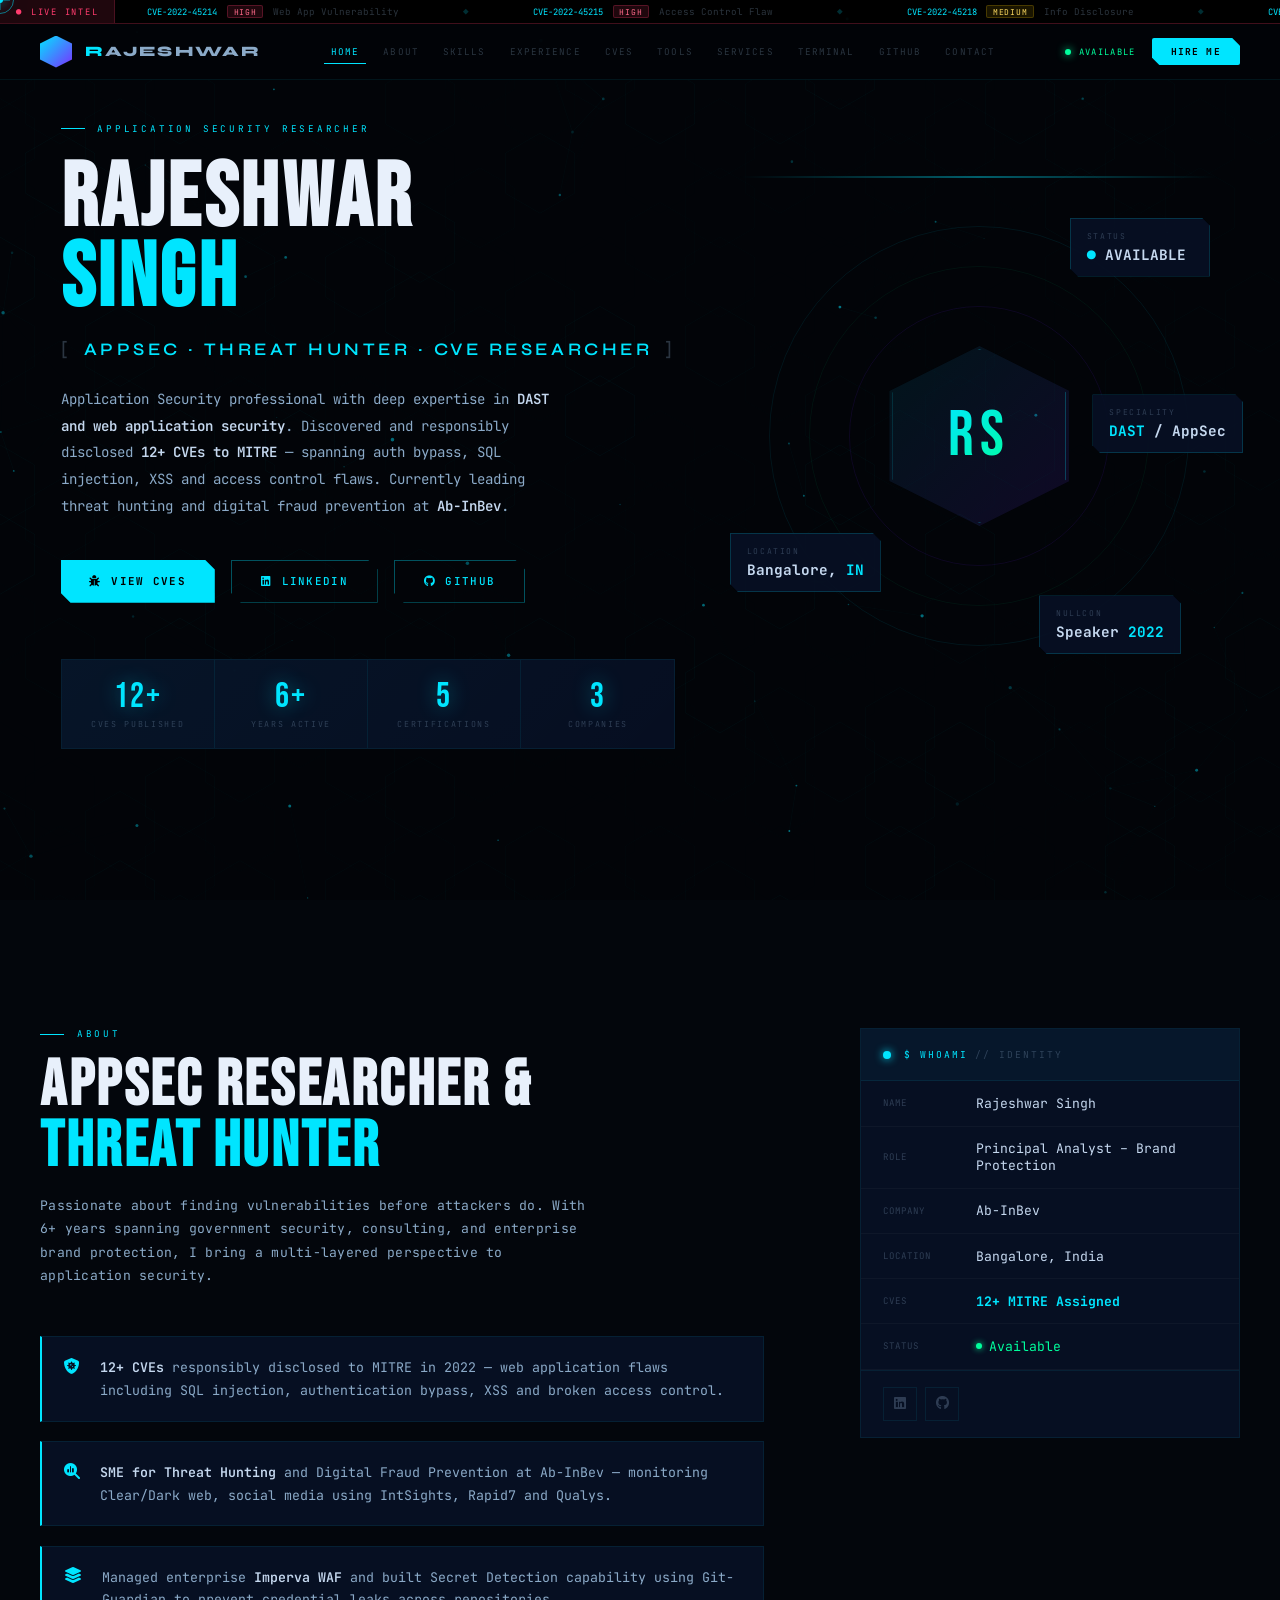
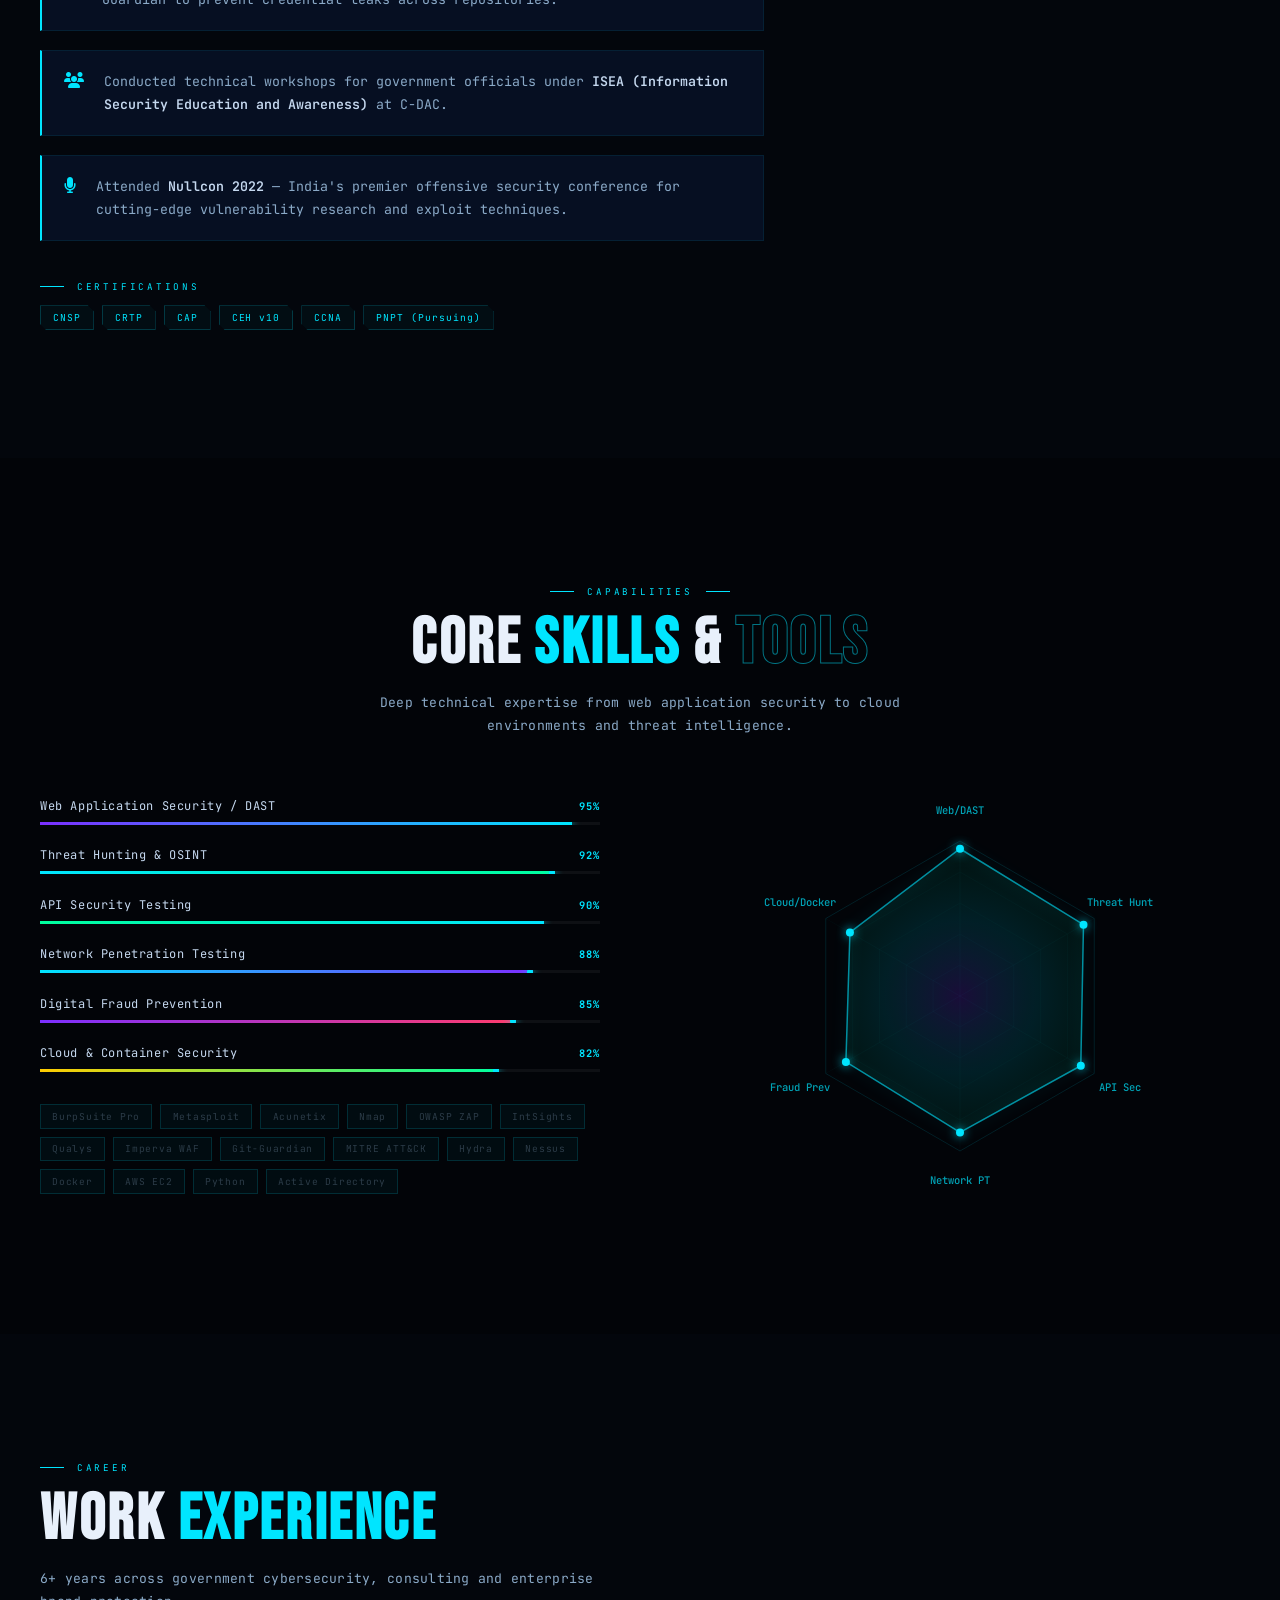
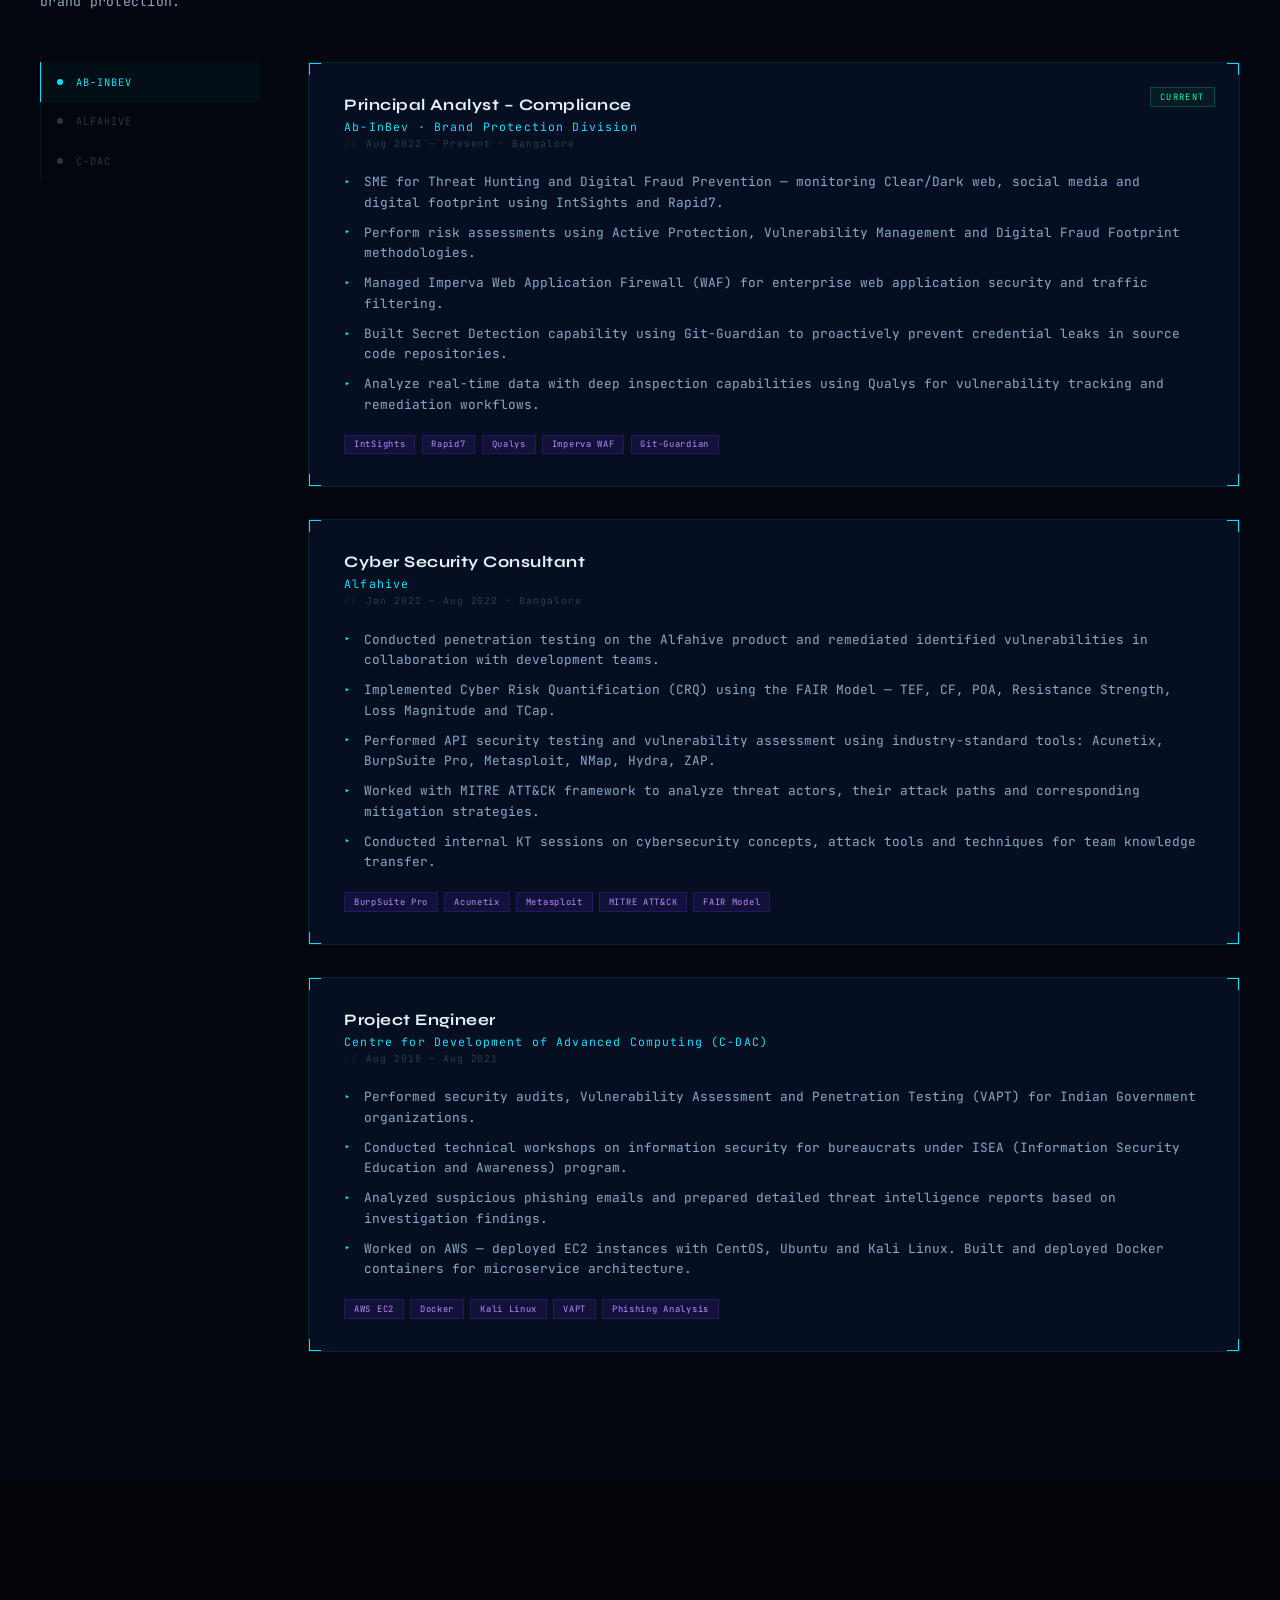
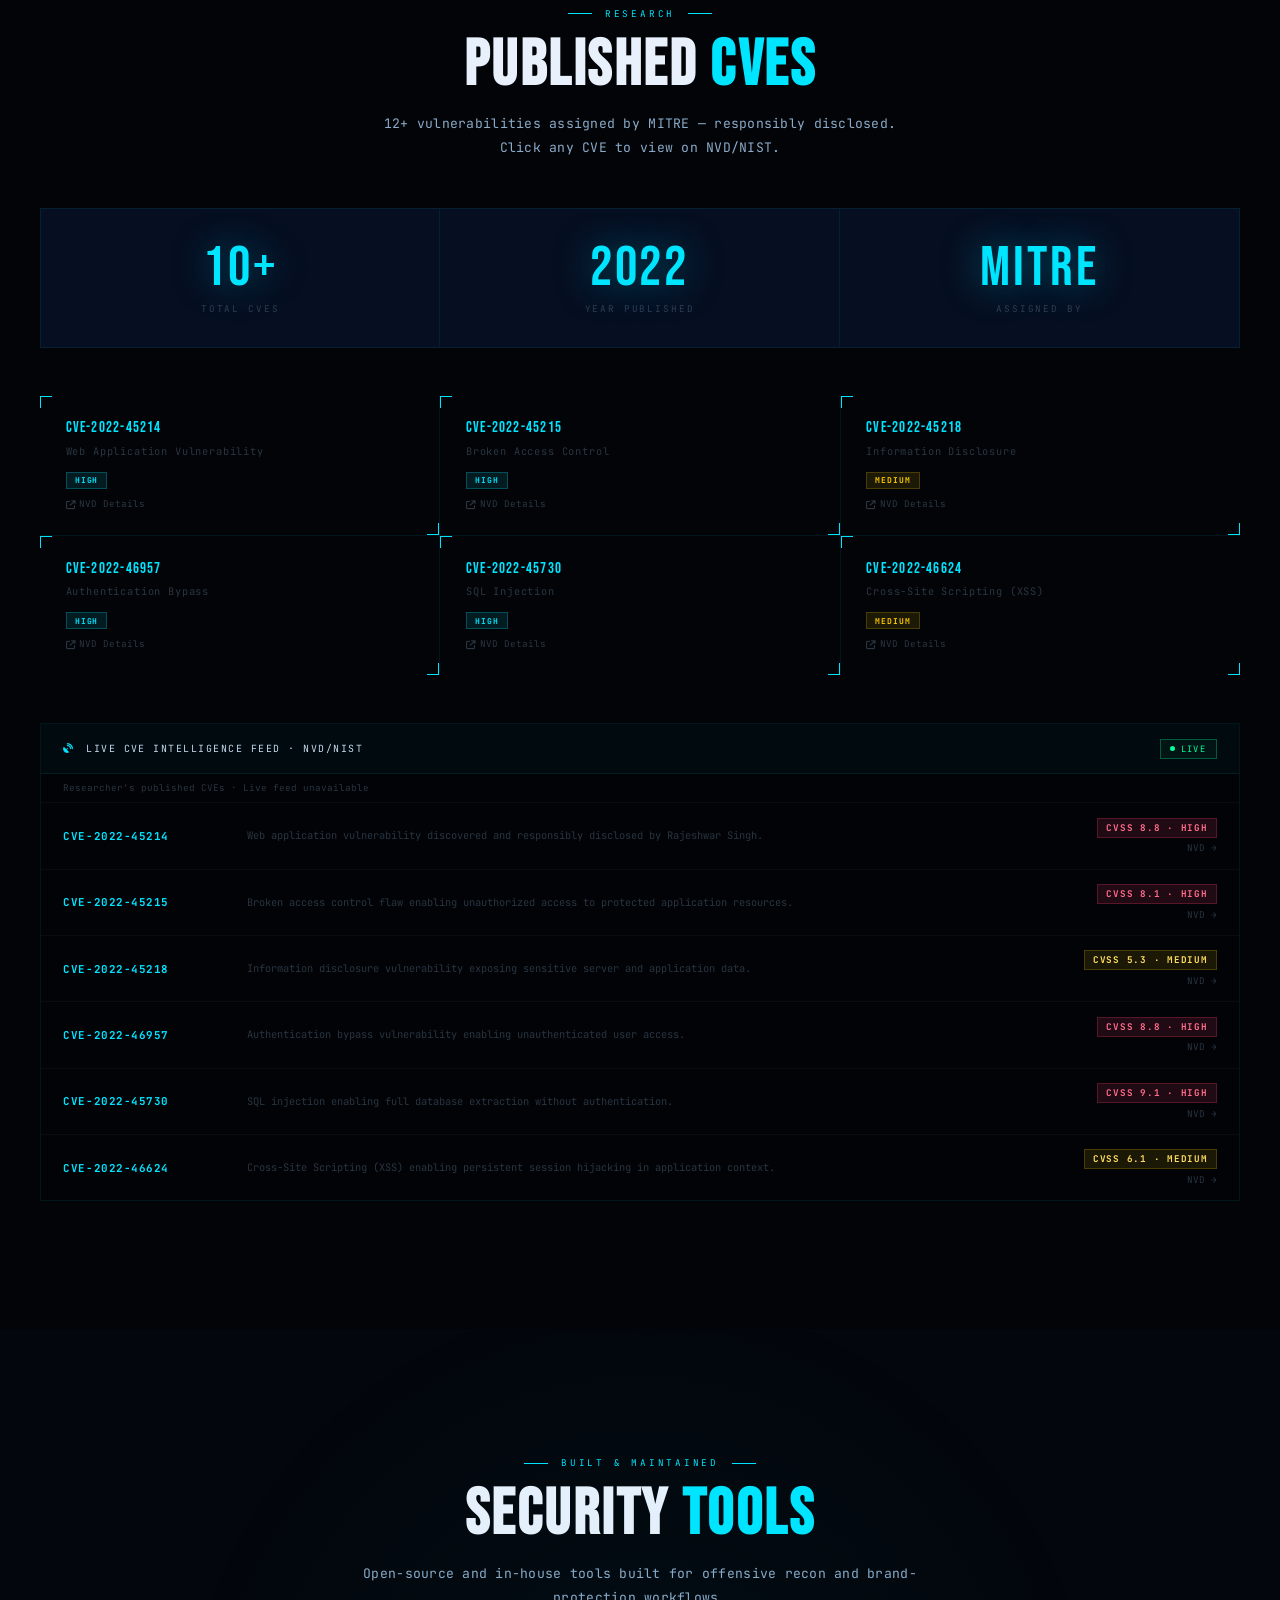
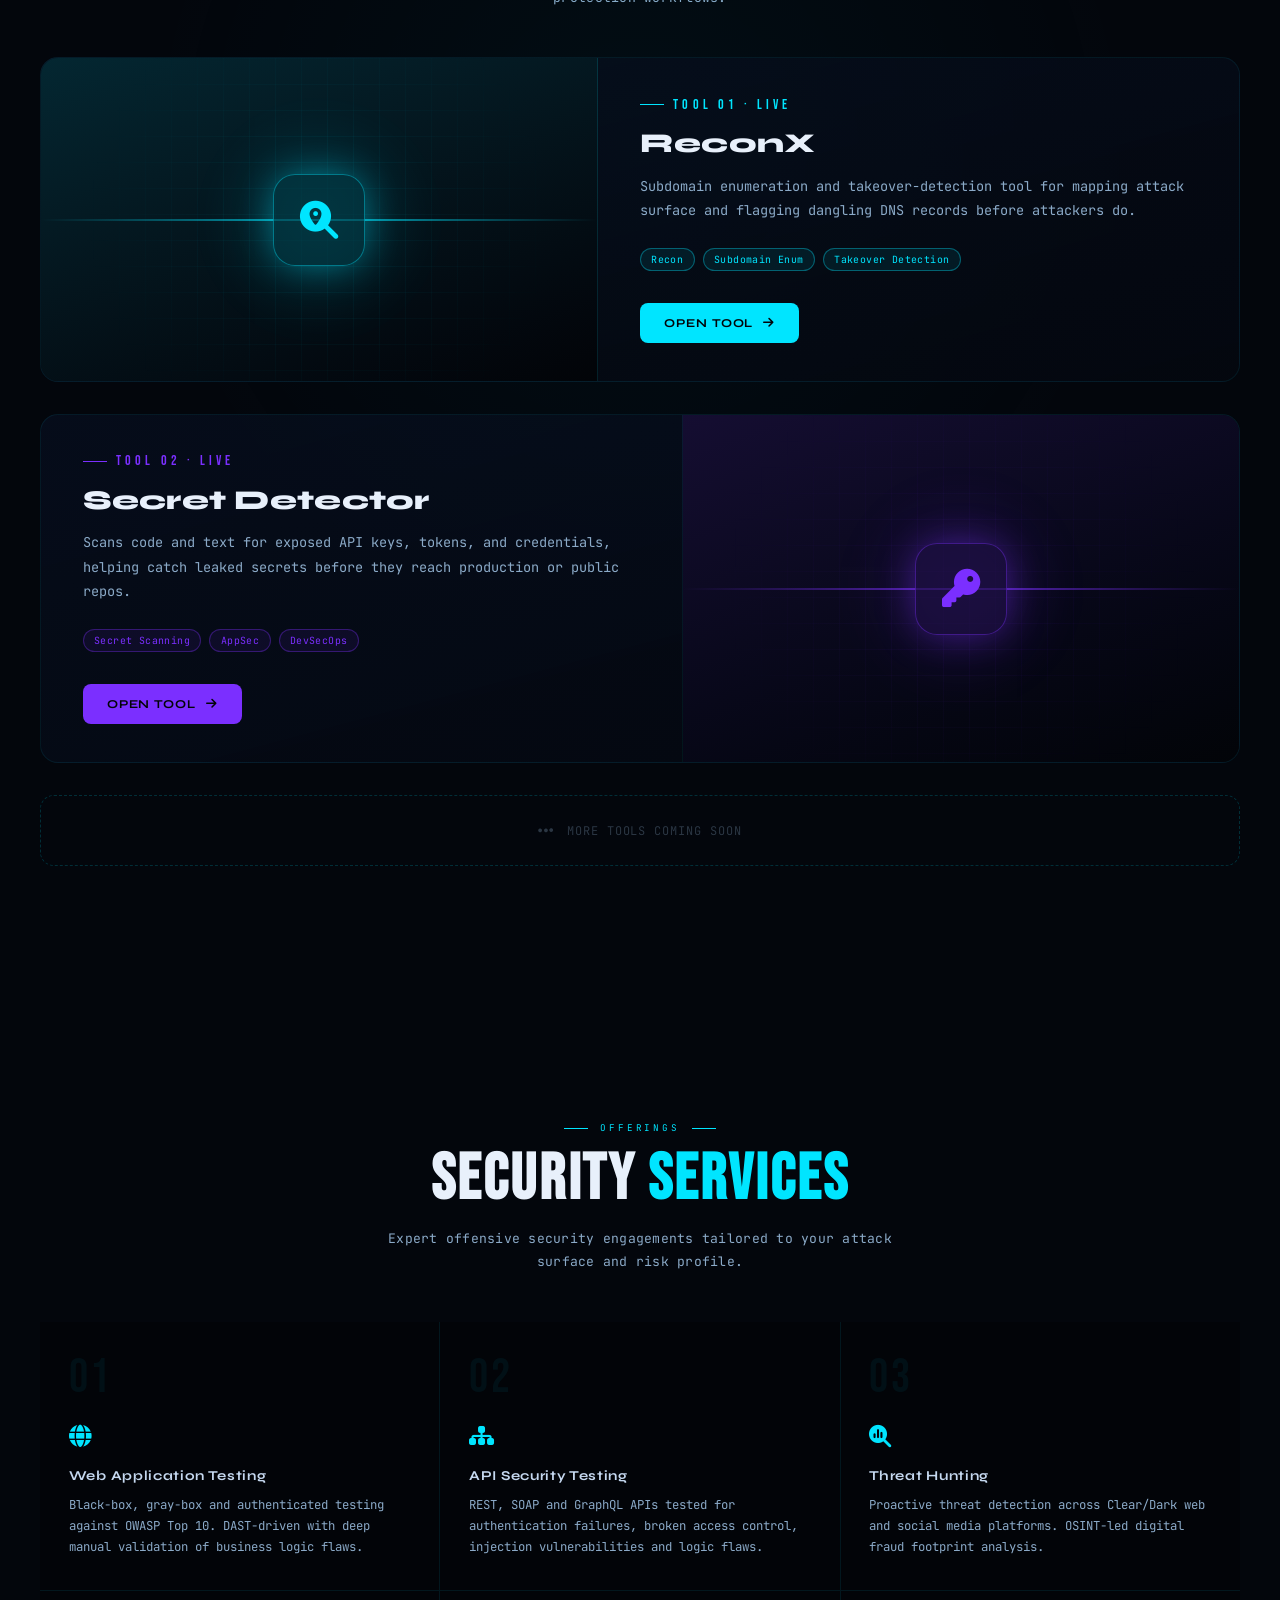
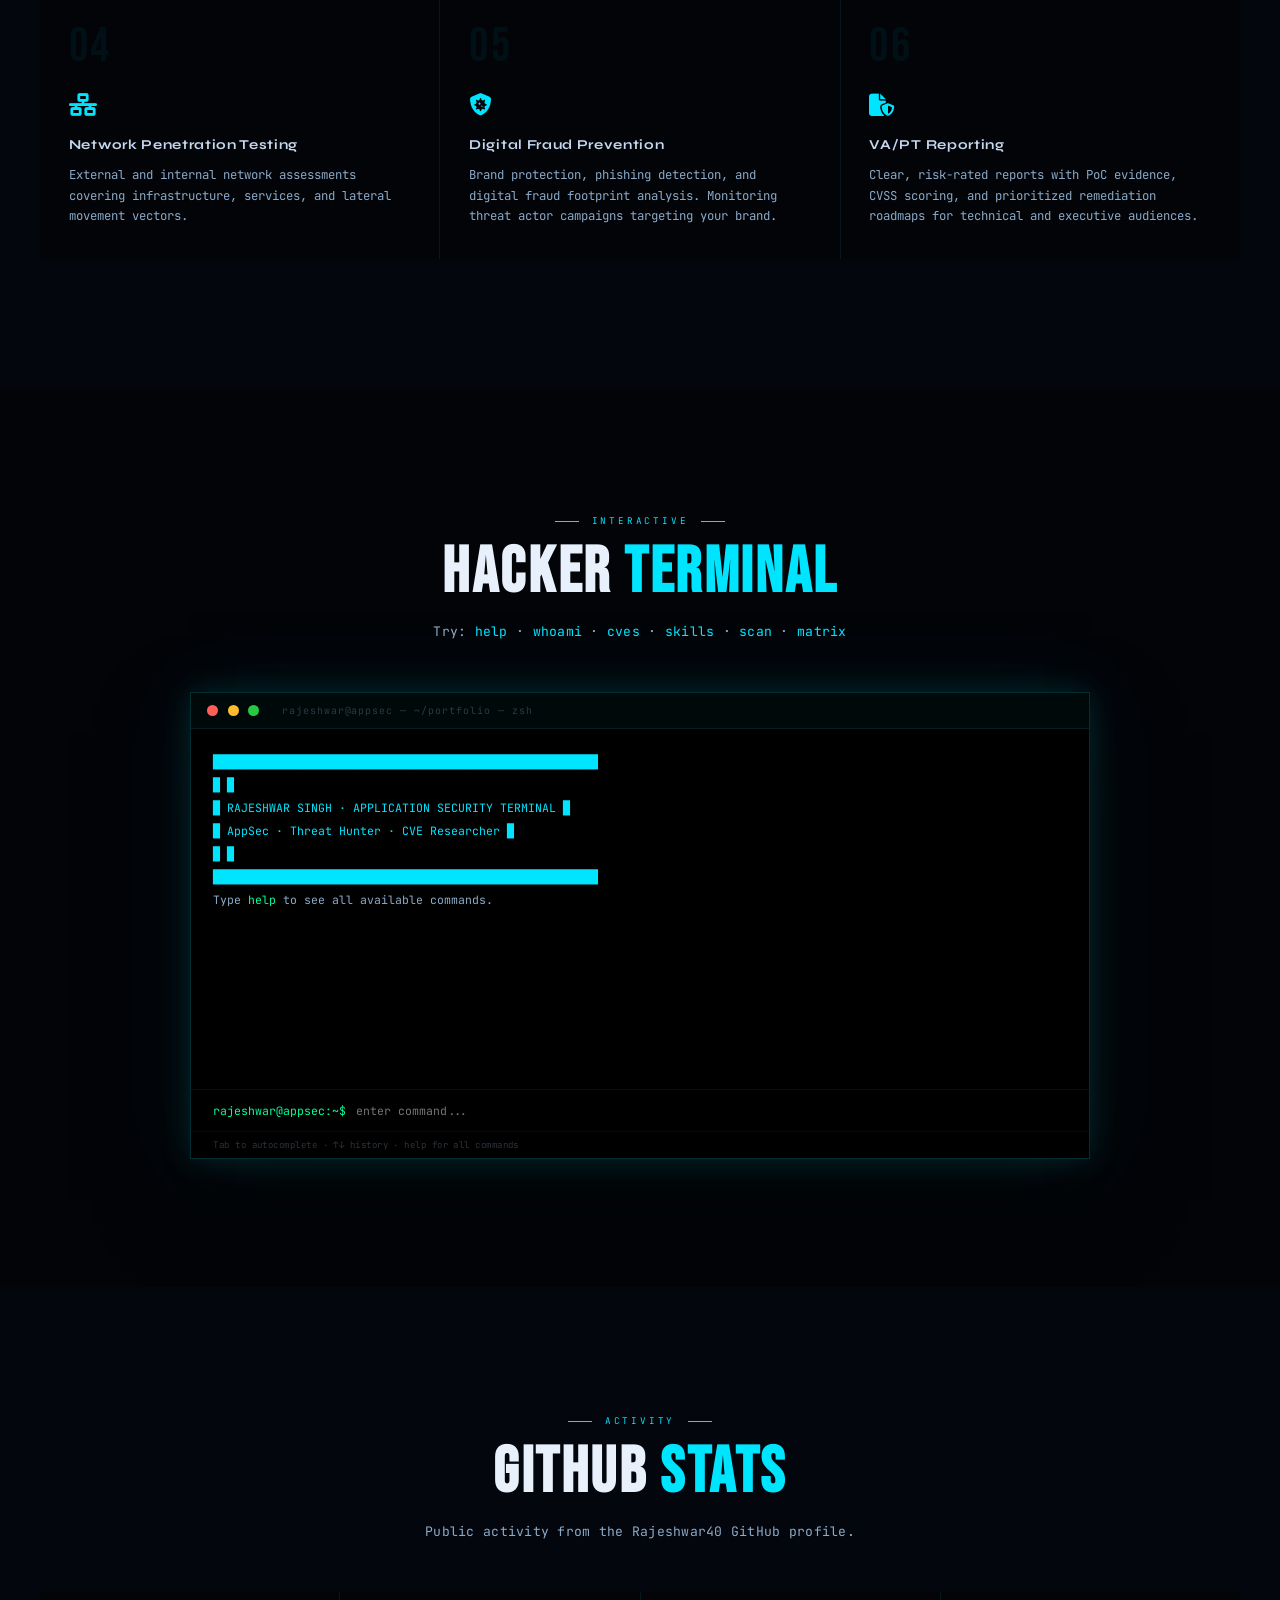
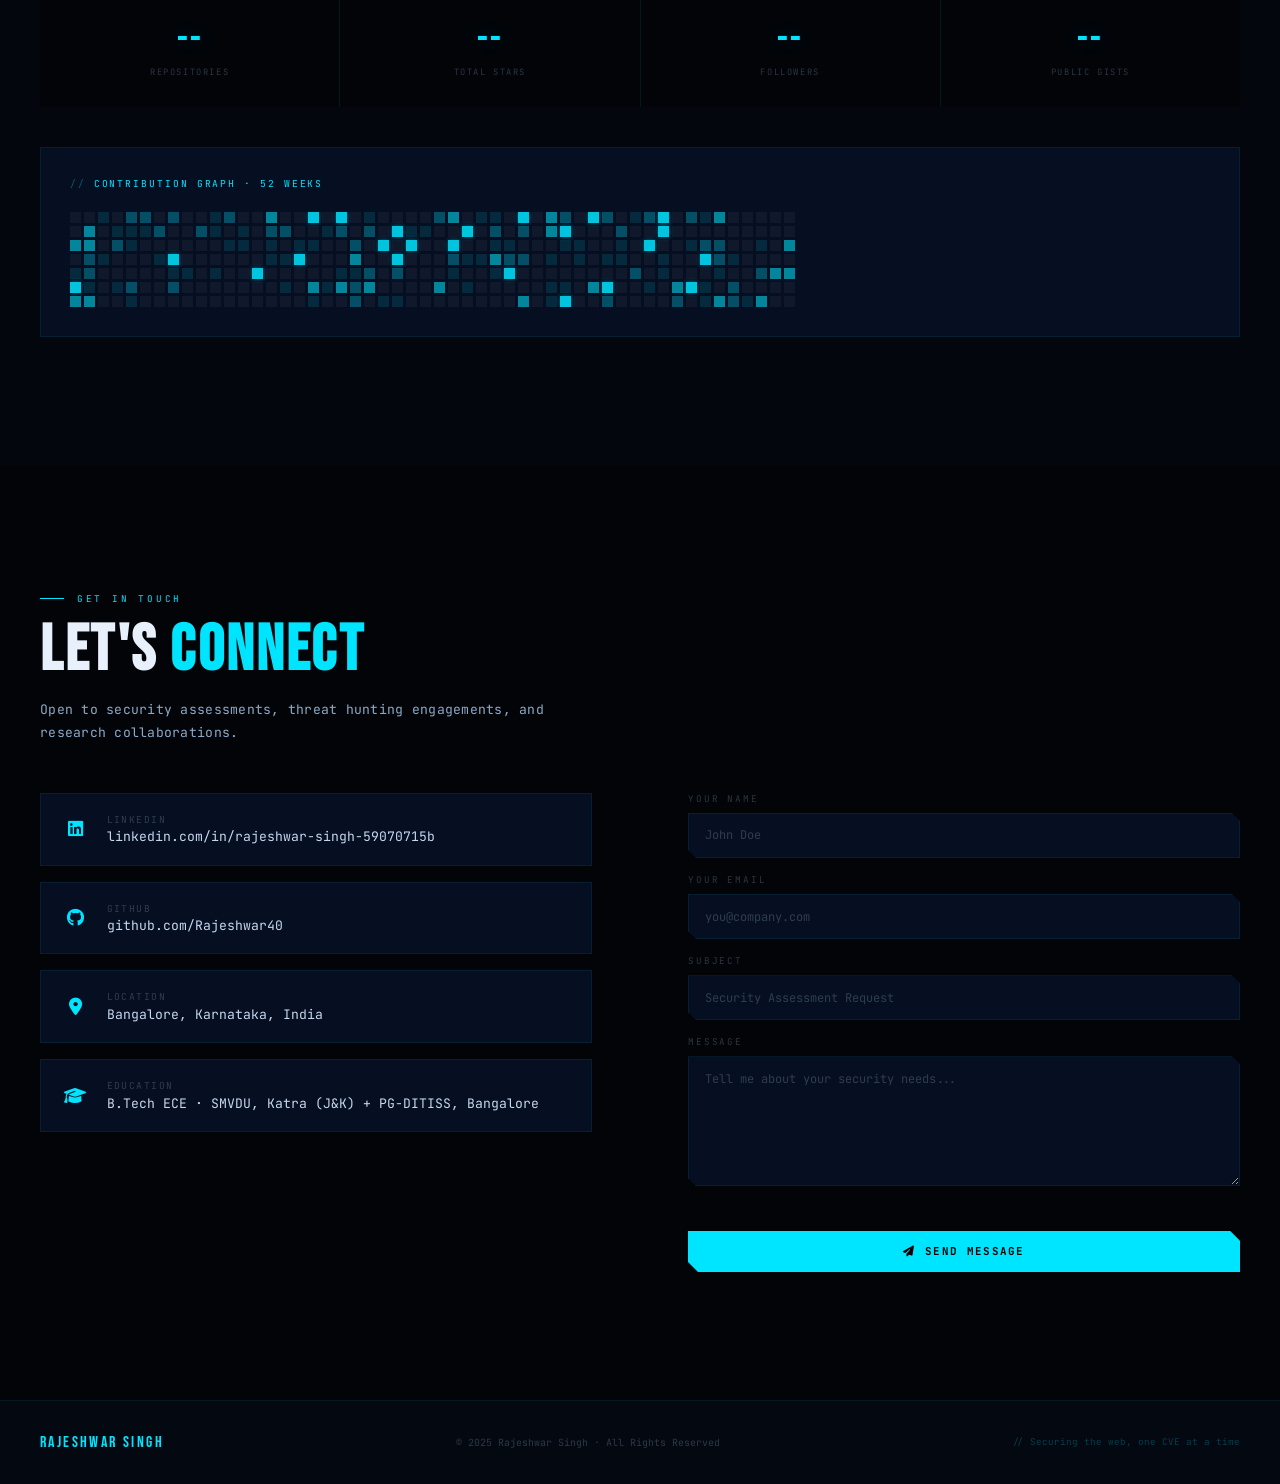
<file: index_10.html>
<!DOCTYPE html>
<html lang="en">
<head>
<meta charset="UTF-8"/>
<meta name="viewport" content="width=device-width,initial-scale=1"/>
<title>Rajeshwar Singh — Application Security Researcher</title>
<meta name="description" content="Rajeshwar Singh — AppSec Expert, 12+ CVEs, DAST Specialist, Threat Hunter. Bangalore, India."/>
<link rel="preconnect" href="https://fonts.googleapis.com"/>
<link rel="preconnect" href="https://fonts.gstatic.com" crossorigin/>
<link href="https://fonts.googleapis.com/css2?family=JetBrains+Mono:wght@100;200;300;400;500;600;700;800&family=Syne:wght@400;500;600;700;800&family=Bebas+Neue&display=swap" rel="stylesheet"/>
<link rel="stylesheet" href="https://cdnjs.cloudflare.com/ajax/libs/font-awesome/6.5.0/css/all.min.css" crossorigin="anonymous"/>
<style>
/* ═══════════════════════════════════ DESIGN SYSTEM ═══════════════════════════════════ */
:root {
  --bg: #020408;
  --bg2: #040810;
  --bg3: #060c18;
  --surface: rgba(8,18,40,0.8);
  --surface2: rgba(12,24,52,0.6);
  --c1: #00e5ff;      /* electric cyan */
  --c2: #00ff9d;      /* matrix green */
  --c3: #ff3c6e;      /* danger red */
  --c4: #7b2fff;      /* void purple */
  --c5: #ffcc00;      /* amber warning */
  --txt: #8baac8;
  --txt2: #c5d8ef;
  --txt3: #e8f0fb;
  --dim: rgba(139,170,200,0.3);
  --border: rgba(0,229,255,0.08);
  --border2: rgba(0,229,255,0.18);
  --glow1: 0 0 30px rgba(0,229,255,0.15), 0 0 80px rgba(0,229,255,0.05);
  --glow2: 0 0 20px rgba(0,255,157,0.2);
  --font-mono: 'JetBrains Mono', monospace;
  --font-display: 'Syne', sans-serif;
  --font-impact: 'Bebas Neue', sans-serif;
}

*, *::before, *::after { box-sizing: border-box; margin: 0; padding: 0; }
html { scroll-behavior: smooth; }

body {
  background: var(--bg);
  color: var(--txt);
  font-family: var(--font-mono);
  overflow-x: hidden;
  cursor: none;
  min-height: 100vh;
}

a { color: inherit; text-decoration: none; }
ul { list-style: none; }

::-webkit-scrollbar { width: 2px; }
::-webkit-scrollbar-track { background: var(--bg); }
::-webkit-scrollbar-thumb { background: var(--c1); border-radius: 1px; }

/* ═══════════════════════════════════ CANVAS BG ═══════════════════════════════════ */
#bg-canvas {
  position: fixed; inset: 0; z-index: 0;
  pointer-events: none;
}

/* ═══════════════════════════════════ CUSTOM CURSOR ═══════════════════════════════════ */
#cursor-dot {
  position: fixed; width: 6px; height: 6px; border-radius: 50%;
  background: var(--c1); pointer-events: none; z-index: 9999;
  transform: translate(-50%,-50%);
  box-shadow: 0 0 12px var(--c1), 0 0 24px rgba(0,229,255,0.6);
  transition: transform 0.05s, background 0.2s;
}
#cursor-ring {
  position: fixed; width: 28px; height: 28px; border-radius: 50%;
  border: 1px solid rgba(0,229,255,0.5); pointer-events: none; z-index: 9998;
  transform: translate(-50%,-50%);
  transition: width 0.2s, height 0.2s, border-color 0.2s;
}
#cursor-cross {
  position: fixed; width: 20px; height: 20px; pointer-events: none; z-index: 9997;
  transform: translate(-50%,-50%);
}
#cursor-cross::before, #cursor-cross::after {
  content: ''; position: absolute; background: rgba(0,229,255,0.3);
}
#cursor-cross::before { width: 1px; height: 20px; left: 50%; top: 0; }
#cursor-cross::after { width: 20px; height: 1px; top: 50%; left: 0; }
body.hovering #cursor-ring { width: 46px; height: 46px; border-color: var(--c2); }
body.hovering #cursor-dot { background: var(--c2); }

/* ═══════════════════════════════════ PRELOADER ═══════════════════════════════════ */
#preloader {
  position: fixed; inset: 0; z-index: 10000;
  background: #000; display: flex; flex-direction: column;
  align-items: center; justify-content: center; gap: 2rem;
  transition: opacity 0.8s ease, transform 0.8s ease;
}
#preloader.hide { opacity: 0; pointer-events: none; transform: scale(1.02); }

.pl-logo {
  font-family: var(--font-impact);
  font-size: clamp(3rem, 8vw, 7rem);
  letter-spacing: 0.15em;
  color: #fff;
  position: relative;
  overflow: hidden;
}
.pl-logo::after {
  content: '';
  position: absolute; inset: 0;
  background: linear-gradient(90deg, transparent, rgba(0,229,255,0.4), transparent);
  animation: scan-h 1.5s ease infinite;
}
@keyframes scan-h { 0% { transform: translateX(-100%); } 100% { transform: translateX(100%); } }

.pl-scanline {
  width: 340px; height: 1px; background: var(--bg2); position: relative; overflow: hidden;
  border: 1px solid rgba(0,229,255,0.1);
}
.pl-bar {
  position: absolute; top: 0; left: 0; height: 100%;
  background: linear-gradient(90deg, var(--c4), var(--c1), var(--c2));
  width: 0%; transition: width 0.05s;
}
.pl-pct {
  font-size: 0.65rem; color: var(--c1); letter-spacing: 0.3em; text-transform: uppercase;
}
.pl-msg {
  font-size: 0.6rem; color: rgba(0,229,255,0.4); letter-spacing: 0.2em;
  min-height: 1em; text-transform: uppercase;
}

/* ═══════════════════════════════════ THREAT TICKER ═══════════════════════════════════ */
#threat-ticker {
  position: fixed; top: 0; left: 0; right: 0; z-index: 600;
  height: 24px; background: rgba(0,0,0,0.95);
  border-bottom: 1px solid rgba(255,60,110,0.25);
  display: flex; align-items: center; overflow: hidden;
}
.ticker-badge {
  flex-shrink: 0; height: 100%; padding: 0 1rem;
  display: flex; align-items: center; gap: 0.5rem;
  background: rgba(255,60,110,0.12);
  border-right: 1px solid rgba(255,60,110,0.2);
  font-size: 0.55rem; color: var(--c3); letter-spacing: 0.2em;
  white-space: nowrap;
}
.ticker-badge::before { content: '●'; animation: blink-r 1s step-end infinite; }
@keyframes blink-r { 50% { opacity: 0; } }
.ticker-scroll { flex: 1; overflow: hidden; }
.ticker-inner {
  display: flex; animation: ticker 70s linear infinite; white-space: nowrap;
}
.t-item {
  display: inline-flex; align-items: center; gap: 0.6rem;
  padding: 0 2rem; font-size: 0.58rem; color: var(--dim);
}
.t-id { color: var(--c1); font-size: 0.55rem; }
.t-sev {
  font-size: 0.5rem; padding: 0.05rem 0.35rem; border-radius: 2px; letter-spacing: 0.1em;
}
.sev-c { background: rgba(123,47,255,0.2); color: #bf8bff; border: 1px solid rgba(123,47,255,0.3); }
.sev-h { background: rgba(255,60,110,0.12); color: #ff6b8a; border: 1px solid rgba(255,60,110,0.25); }
.sev-m { background: rgba(255,204,0,0.1); color: #ffdc60; border: 1px solid rgba(255,204,0,0.2); }
@keyframes ticker { 0% { transform: translateX(0); } 100% { transform: translateX(-50%); } }

/* ═══════════════════════════════════ HEADER ═══════════════════════════════════ */
#site-nav {
  position: fixed; top: 24px; left: 0; right: 0; z-index: 500;
  height: 56px;
  background: rgba(2,4,8,0.85);
  backdrop-filter: blur(24px) saturate(1.5);
  border-bottom: 1px solid var(--border);
}
.nav-inner {
  max-width: 1440px; margin: 0 auto; padding: 0 2.5rem;
  height: 100%; display: flex; align-items: center; justify-content: space-between; gap: 2rem;
}
.nav-logo {
  display: flex; align-items: center; gap: 0.8rem; flex-shrink: 0;
}
.nav-logo-mark {
  width: 32px; height: 32px; position: relative;
  display: flex; align-items: center; justify-content: center;
}
.nav-logo-hex {
  width: 32px; height: 32px;
  background: linear-gradient(135deg, var(--c1), var(--c4));
  clip-path: polygon(50% 0%, 100% 25%, 100% 75%, 50% 100%, 0% 75%, 0% 25%);
  animation: hex-pulse 3s ease-in-out infinite;
}
@keyframes hex-pulse { 0%,100%{opacity:1;transform:scale(1)} 50%{opacity:0.7;transform:scale(0.95)} }
.nav-logo-text {
  font-family: var(--font-display);
  font-size: 0.9rem; font-weight: 800;
  letter-spacing: 0.15em; text-transform: uppercase;
}
.nav-logo-text span { color: var(--c1); }
.nav-links {
  display: flex; align-items: center; gap: 0;
}
.nav-links a {
  font-size: 0.58rem; color: var(--dim); letter-spacing: 0.12em;
  text-transform: uppercase; padding: 0.4rem 0.75rem;
  position: relative; transition: color 0.2s; white-space: nowrap;
}
.nav-links a::before {
  content: ''; position: absolute; bottom: 0; left: 50%; right: 50%;
  height: 1px; background: var(--c1); transition: all 0.3s;
}
.nav-links a:hover, .nav-links a.active { color: var(--c1); }
.nav-links a:hover::before, .nav-links a.active::before { left: 10%; right: 10%; }

.nav-right { display: flex; align-items: center; gap: 1rem; flex-shrink: 0; }
.nav-status {
  display: flex; align-items: center; gap: 0.5rem;
  font-size: 0.55rem; color: var(--c2); letter-spacing: 0.15em;
}
.status-dot {
  width: 6px; height: 6px; border-radius: 50%; background: var(--c2);
  box-shadow: 0 0 8px var(--c2);
  animation: status-pulse 2s ease-in-out infinite;
}
@keyframes status-pulse { 0%,100%{box-shadow:0 0 8px var(--c2)} 50%{box-shadow:0 0 16px var(--c2),0 0 32px rgba(0,255,157,0.4)} }
.btn-hire {
  font-family: var(--font-mono); font-size: 0.6rem;
  padding: 0.45rem 1.2rem; letter-spacing: 0.12em; text-transform: uppercase;
  color: #000; background: var(--c1); border: none; border-radius: 2px;
  cursor: none; transition: all 0.25s; font-weight: 700;
  clip-path: polygon(0 0, calc(100% - 8px) 0, 100% 8px, 100% 100%, 8px 100%, 0 calc(100% - 8px));
}
.btn-hire:hover { background: var(--c2); box-shadow: 0 0 30px rgba(0,255,157,0.4); }
.nav-toggle {
  display: none; flex-direction: column; gap: 4px;
  background: none; border: none; cursor: none; padding: 0.5rem;
}
.nav-toggle span { width: 18px; height: 1px; background: var(--c1); display: block; }

/* ═══════════════════════════════════ LAYOUT ═══════════════════════════════════ */
.page-wrap { position: relative; z-index: 10; }
section { padding: 8rem 0; position: relative; }
.container { max-width: 1440px; margin: 0 auto; padding: 0 2.5rem; }
.pt-nav { padding-top: 110px; }

/* Section labels */
.s-eyebrow {
  display: flex; align-items: center; gap: 0.8rem;
  font-size: 0.58rem; color: var(--c1); letter-spacing: 0.3em;
  text-transform: uppercase; margin-bottom: 1rem;
}
.s-eyebrow::before { content: ''; width: 24px; height: 1px; background: var(--c1); flex-shrink: 0; }
.s-eyebrow.center { justify-content: center; }
.s-eyebrow.center::after { content: ''; width: 24px; height: 1px; background: var(--c1); flex-shrink: 0; }

.s-title {
  font-family: var(--font-impact);
  font-size: clamp(2.8rem, 5vw, 5rem);
  line-height: 0.95; letter-spacing: 0.04em;
  color: var(--txt3); margin-bottom: 1rem;
}
.s-title.center { text-align: center; }
.s-title em { color: var(--c1); font-style: normal; }
.s-title .outline {
  -webkit-text-stroke: 1px rgba(0,229,255,0.5);
  color: transparent;
}

.s-sub {
  font-size: 0.82rem; color: var(--txt); max-width: 560px;
  line-height: 1.8; margin-bottom: 3rem; letter-spacing: 0.02em;
}
.s-sub.center { text-align: center; margin: 0 auto 3rem; }

/* Reveal animations */
.reveal { opacity: 0; transform: translateY(32px); transition: opacity 0.7s ease, transform 0.7s ease; }
.reveal.visible { opacity: 1; transform: none; }
.reveal-left { opacity: 0; transform: translateX(-40px); transition: opacity 0.7s ease, transform 0.7s ease; }
.reveal-left.visible { opacity: 1; transform: none; }
.reveal-right { opacity: 0; transform: translateX(40px); transition: opacity 0.7s ease, transform 0.7s ease; }
.reveal-right.visible { opacity: 1; transform: none; }

/* ═══════════════════════════════════ HERO ═══════════════════════════════════ */
#hero {
  min-height: 100vh; display: flex; align-items: center;
  padding-top: 100px; overflow: hidden; position: relative;
}

.hero-grid {
  display: grid; grid-template-columns: 1fr 480px;
  gap: 4rem; align-items: center; width: 100%;
}

/* Glitch text effect */
.glitch-wrap { position: relative; display: inline-block; }
.hero-name {
  font-family: var(--font-impact);
  font-size: clamp(3.5rem, 7vw, 6.8rem);
  line-height: 0.9; letter-spacing: 0.04em;
  color: var(--txt3); display: block; position: relative;
}
.hero-name .accent { color: var(--c1); display: block; }
.glitch-name {
  position: relative; display: inline-block;
}
.glitch-name::before, .glitch-name::after {
  content: attr(data-text); position: absolute; top: 0; left: 0;
  width: 100%; height: 100%; opacity: 0;
}
.glitch-name::before {
  color: var(--c1); animation: glitch-a 8s infinite;
  clip-path: polygon(0 20%, 100% 20%, 100% 40%, 0 40%);
}
.glitch-name::after {
  color: var(--c3); animation: glitch-b 8s infinite;
  clip-path: polygon(0 60%, 100% 60%, 100% 80%, 0 80%);
}
@keyframes glitch-a {
  0%,89%,100% { opacity:0;transform:none; }
  90% { opacity:0.9;transform:translate(-4px,1px); }
  92% { opacity:0.9;transform:translate(3px,-1px); }
  94% { opacity:0;transform:none; }
}
@keyframes glitch-b {
  0%,91%,100% { opacity:0;transform:none; }
  92% { opacity:0.7;transform:translate(4px,1px); }
  94% { opacity:0.7;transform:translate(-3px,-1px); }
  96% { opacity:0;transform:none; }
}

.hero-role {
  font-family: var(--font-display); font-size: clamp(0.8rem, 1.5vw, 1.1rem);
  color: var(--c1); letter-spacing: 0.2em; text-transform: uppercase;
  margin: 1.2rem 0 1.6rem; font-weight: 600;
  display: flex; align-items: center; gap: 0.8rem;
}
.hero-role::before { content: '['; color: var(--dim); }
.hero-role::after { content: ']'; color: var(--dim); }

.hero-desc {
  font-size: 0.88rem; color: var(--txt); line-height: 1.9;
  max-width: 500px; margin-bottom: 2.5rem;
}
.hero-desc strong { color: var(--txt2); font-weight: 600; }

.hero-actions { display: flex; gap: 1rem; flex-wrap: wrap; margin-bottom: 3.5rem; }

/* Buttons */
.btn-primary {
  display: inline-flex; align-items: center; gap: 0.6rem;
  font-family: var(--font-mono); font-size: 0.68rem; font-weight: 700;
  letter-spacing: 0.12em; text-transform: uppercase;
  color: #000; background: var(--c1); padding: 0.85rem 1.8rem;
  border: none; border-radius: 0; cursor: none; transition: all 0.25s;
  clip-path: polygon(0 0, calc(100% - 10px) 0, 100% 10px, 100% 100%, 10px 100%, 0 calc(100% - 10px));
  position: relative; overflow: hidden;
}
.btn-primary::before {
  content: ''; position: absolute; inset: 0;
  background: linear-gradient(90deg, transparent, rgba(255,255,255,0.25), transparent);
  transform: translateX(-100%); transition: transform 0.5s;
}
.btn-primary:hover::before { transform: translateX(100%); }
.btn-primary:hover { background: var(--c2); box-shadow: 0 0 40px rgba(0,255,157,0.5); transform: translateY(-2px); }

.btn-outline {
  display: inline-flex; align-items: center; gap: 0.6rem;
  font-family: var(--font-mono); font-size: 0.68rem; font-weight: 500;
  letter-spacing: 0.12em; text-transform: uppercase;
  color: var(--c1); background: transparent;
  padding: 0.85rem 1.8rem; border: 1px solid rgba(0,229,255,0.35);
  border-radius: 0; cursor: none; transition: all 0.25s;
  clip-path: polygon(0 0, calc(100% - 10px) 0, 100% 10px, 100% 100%, 10px 100%, 0 calc(100% - 10px));
}
.btn-outline:hover {
  background: rgba(0,229,255,0.07); border-color: var(--c1);
  box-shadow: 0 0 25px rgba(0,229,255,0.15); transform: translateY(-2px);
}
.btn-sm { padding: 0.5rem 1.1rem; font-size: 0.62rem; }

/* Hero stats */
.hero-metrics {
  display: grid; grid-template-columns: repeat(4,1fr);
  border: 1px solid var(--border);
  background: var(--surface);
  backdrop-filter: blur(10px);
  position: relative;
}
.hero-metrics::before {
  content: ''; position: absolute; inset: 0;
  background: linear-gradient(135deg, rgba(0,229,255,0.03), transparent);
  pointer-events: none;
}
.metric-item {
  padding: 1.2rem 1rem; text-align: center;
  border-right: 1px solid var(--border); position: relative;
}
.metric-item:last-child { border-right: none; }
.metric-val {
  font-family: var(--font-impact);
  font-size: 2.2rem; letter-spacing: 0.05em;
  color: var(--c1); line-height: 1;
  text-shadow: 0 0 20px rgba(0,229,255,0.4);
}
.metric-lbl {
  font-size: 0.52rem; color: var(--dim); letter-spacing: 0.2em;
  text-transform: uppercase; margin-top: 0.3rem;
}

/* Hero visual panel */
.hero-visual {
  position: relative; height: 520px;
}
.hv-ring {
  position: absolute; border-radius: 50%; border: 1px solid;
  animation: ring-spin linear infinite; left: 50%; top: 50%;
  transform: translate(-50%,-50%);
}
.hv-ring-1 { width: 420px; height: 420px; border-color: rgba(0,229,255,0.08); animation-duration: 25s; }
.hv-ring-2 { width: 340px; height: 340px; border-color: rgba(0,255,157,0.06); animation-duration: 18s; animation-direction: reverse; }
.hv-ring-3 { width: 260px; height: 260px; border-color: rgba(123,47,255,0.1); animation-duration: 12s; }
@keyframes ring-spin { to { transform: translate(-50%,-50%) rotate(360deg); } }

.hv-center {
  position: absolute; left: 50%; top: 50%; transform: translate(-50%,-50%);
  width: 200px; height: 200px;
  display: flex; align-items: center; justify-content: center;
}
.hv-hex {
  width: 180px; height: 180px;
  background: linear-gradient(135deg, rgba(0,229,255,0.08), rgba(123,47,255,0.12));
  clip-path: polygon(50% 0%, 100% 25%, 100% 75%, 50% 100%, 0% 75%, 0% 25%);
  display: flex; align-items: center; justify-content: center;
  position: relative;
  animation: hex-float 4s ease-in-out infinite;
}
@keyframes hex-float { 0%,100%{transform:translateY(0)} 50%{transform:translateY(-12px)} }
.hv-hex::before {
  content: ''; position: absolute; inset: 3px;
  clip-path: polygon(50% 0%, 100% 25%, 100% 75%, 50% 100%, 0% 75%, 0% 25%);
  border: 1px solid rgba(0,229,255,0.25);
}
.hv-initials {
  font-family: var(--font-impact);
  font-size: 4rem; letter-spacing: 0.1em;
  background: linear-gradient(135deg, var(--c1), var(--c2));
  -webkit-background-clip: text; -webkit-text-fill-color: transparent;
  position: relative; z-index: 1;
}

/* Floating data cards */
.hv-card {
  position: absolute; background: var(--surface);
  border: 1px solid var(--border2); backdrop-filter: blur(16px);
  padding: 0.75rem 1rem; min-width: 140px;
  clip-path: polygon(0 0, calc(100% - 8px) 0, 100% 8px, 100% 100%, 8px 100%, 0 calc(100% - 8px));
}
.hv-card-label { font-size: 0.5rem; color: var(--dim); letter-spacing: 0.2em; text-transform: uppercase; margin-bottom: 0.25rem; }
.hv-card-val { font-size: 0.9rem; color: var(--txt2); font-weight: 700; }
.hv-card-val span { color: var(--c1); }
.hvc1 { top: 8%; right: 2%; animation: float-card 5s ease-in-out infinite; }
.hvc2 { bottom: 20%; left: -2%; animation: float-card 5s ease-in-out infinite 1.5s; }
.hvc3 { top: 42%; right: -5%; animation: float-card 5s ease-in-out infinite 0.8s; }
.hvc4 { bottom: 8%; right: 8%; animation: float-card 5s ease-in-out infinite 2s; }
@keyframes float-card {
  0%,100% { transform: translateY(0); }
  50% { transform: translateY(-8px); }
}

/* Scan line */
.hv-scan {
  position: absolute; left: 0; right: 0; height: 2px;
  background: linear-gradient(90deg, transparent, var(--c1), transparent);
  animation: scan-vert 4s ease-in-out infinite; opacity: 0.4;
}
@keyframes scan-vert {
  0% { top: 0%; } 100% { top: 100%; }
}

/* ═══════════════════════════════════ ABOUT ═══════════════════════════════════ */
#about { background: rgba(4,8,16,0.5); }
.about-grid { display: grid; grid-template-columns: 1fr 380px; gap: 6rem; align-items: start; }

.about-highlights { display: flex; flex-direction: column; gap: 1.2rem; margin-bottom: 2.5rem; }
.ah-item {
  display: flex; gap: 1.2rem; align-items: flex-start;
  padding: 1.2rem 1.4rem;
  background: var(--surface); border: 1px solid var(--border);
  border-left: 2px solid var(--c1);
  transition: all 0.3s;
}
.ah-item:hover { border-color: var(--border2); border-left-color: var(--c1); background: var(--surface2); }
.ah-icon { color: var(--c1); font-size: 1rem; flex-shrink: 0; margin-top: 0.1rem; }
.ah-text { font-size: 0.83rem; color: var(--txt); line-height: 1.7; }
.ah-text strong { color: var(--txt2); font-weight: 600; }

.cert-grid { display: flex; flex-wrap: wrap; gap: 0.5rem; }
.cert-tag {
  font-size: 0.6rem; letter-spacing: 0.1em; padding: 0.3rem 0.75rem;
  border: 1px solid rgba(0,229,255,0.2); color: var(--c1);
  background: rgba(0,229,255,0.03); transition: all 0.2s;
  clip-path: polygon(0 0, calc(100% - 6px) 0, 100% 6px, 100% 100%, 6px 100%, 0 calc(100% - 6px));
}
.cert-tag:hover { background: rgba(0,229,255,0.1); border-color: var(--c1); }

/* ID Card */
.id-card {
  background: var(--surface); border: 1px solid var(--border);
  overflow: hidden; position: sticky; top: 100px;
}
.id-card-header {
  padding: 1.2rem 1.4rem; background: rgba(0,229,255,0.04);
  border-bottom: 1px solid var(--border);
  display: flex; align-items: center; gap: 0.8rem;
}
.id-card-header-dot { width: 8px; height: 8px; border-radius: 50%; background: var(--c1); box-shadow: 0 0 8px var(--c1); }
.id-card-title { font-size: 0.6rem; color: var(--c1); letter-spacing: 0.2em; text-transform: uppercase; }
.id-card-title span { color: var(--dim); }
.id-row {
  display: grid; grid-template-columns: 80px 1fr; gap: 0.8rem;
  padding: 0.85rem 1.4rem; border-bottom: 1px solid rgba(255,255,255,0.03);
  align-items: center;
}
.id-row:last-of-type { border-bottom: none; }
.id-key { font-size: 0.57rem; color: var(--dim); text-transform: uppercase; letter-spacing: 0.1em; }
.id-val { font-size: 0.82rem; color: var(--txt2); }
.id-val a { color: var(--c1); }
.id-online {
  color: var(--c2); display: flex; align-items: center; gap: 0.4rem; font-size: 0.82rem;
}
.id-online::before {
  content: ''; width: 6px; height: 6px; border-radius: 50%;
  background: var(--c2); box-shadow: 0 0 6px var(--c2);
  animation: status-pulse 2s infinite; flex-shrink: 0;
}
.id-socials {
  display: flex; gap: 0.5rem; padding: 1rem 1.4rem;
  border-top: 1px solid var(--border);
}
.id-social-btn {
  width: 34px; height: 34px; display: flex; align-items: center; justify-content: center;
  border: 1px solid var(--border); color: var(--dim);
  transition: all 0.2s; font-size: 0.85rem;
}
.id-social-btn:hover { color: var(--c1); border-color: var(--c1); background: rgba(0,229,255,0.07); box-shadow: 0 0 15px rgba(0,229,255,0.15); }

/* ═══════════════════════════════════ SKILLS ═══════════════════════════════════ */
#skills { position: relative; overflow: hidden; }
.skills-layout { display: grid; grid-template-columns: 1fr 1fr; gap: 5rem; align-items: center; }

.skill-bars { display: flex; flex-direction: column; gap: 1.4rem; }
.sb-item { }
.sb-meta {
  display: flex; justify-content: space-between; align-items: center;
  margin-bottom: 0.5rem;
}
.sb-name { font-size: 0.75rem; color: var(--txt2); letter-spacing: 0.05em; }
.sb-val { font-size: 0.65rem; color: var(--c1); font-weight: 700; letter-spacing: 0.1em; }
.sb-track {
  height: 3px; background: rgba(255,255,255,0.05); position: relative; overflow: hidden;
}
.sb-fill {
  position: absolute; top: 0; left: 0; height: 100%; width: 0%;
  transition: width 1.6s cubic-bezier(0.4,0,0.2,1);
}
.sb-fill-1 { background: linear-gradient(90deg, var(--c4), var(--c1)); }
.sb-fill-2 { background: linear-gradient(90deg, var(--c1), var(--c2)); }
.sb-fill-3 { background: linear-gradient(90deg, var(--c2), var(--c1)); }
.sb-fill-4 { background: linear-gradient(90deg, var(--c1), var(--c4)); }
.sb-fill-5 { background: linear-gradient(90deg, var(--c4), var(--c3)); }
.sb-fill-6 { background: linear-gradient(90deg, var(--c5), var(--c2)); }
.sb-dot {
  position: absolute; right: 0; top: 50%; transform: translateY(-50%);
  width: 6px; height: 6px; border-radius: 50%;
  background: var(--c1); box-shadow: 0 0 8px var(--c1);
}

/* Tech tags */
.tech-tags { display: flex; flex-wrap: wrap; gap: 0.5rem; margin-top: 2rem; }
.tech-tag {
  font-size: 0.6rem; padding: 0.3rem 0.7rem; letter-spacing: 0.08em;
  background: rgba(0,229,255,0.04); border: 1px solid rgba(0,229,255,0.15);
  color: var(--dim); transition: all 0.2s;
}
.tech-tag:hover { color: var(--c1); border-color: rgba(0,229,255,0.4); background: rgba(0,229,255,0.08); }

/* Radar canvas side */
.radar-container { position: relative; display: flex; align-items: center; justify-content: center; }
.radar-labels-overlay { position: absolute; inset: 0; pointer-events: none; }

/* ═══════════════════════════════════ EXPERIENCE ═══════════════════════════════════ */
#experience { background: rgba(4,8,16,0.5); }
.exp-layout { display: grid; grid-template-columns: 220px 1fr; gap: 3rem; }

.exp-nav { position: sticky; top: 100px; }
.exp-nav-item {
  display: flex; align-items: center; gap: 0.8rem;
  padding: 0.8rem 1rem; cursor: none;
  font-size: 0.65rem; color: var(--dim);
  letter-spacing: 0.1em; text-transform: uppercase;
  border-left: 1px solid var(--border);
  transition: all 0.2s;
}
.exp-nav-item.active, .exp-nav-item:hover {
  color: var(--c1); border-left-color: var(--c1);
  background: rgba(0,229,255,0.04);
}
.exp-nav-dot { width: 6px; height: 6px; border-radius: 50%; background: currentColor; flex-shrink: 0; }

.exp-cards { display: flex; flex-direction: column; gap: 2rem; }
.exp-card {
  background: var(--surface); border: 1px solid var(--border);
  padding: 2rem 2.2rem; position: relative; transition: all 0.3s;
  overflow: hidden;
}
.exp-card::before {
  content: ''; position: absolute; top: 0; left: 0; bottom: 0;
  width: 2px; background: linear-gradient(180deg, var(--c4), var(--c1));
  transform: scaleY(0); transform-origin: top; transition: transform 0.4s;
}
.exp-card:hover::before { transform: scaleY(1); }
.exp-card:hover { border-color: var(--border2); }
.exp-card-badge {
  position: absolute; top: 1.5rem; right: 1.5rem;
  font-size: 0.55rem; color: var(--c2); letter-spacing: 0.15em;
  border: 1px solid rgba(0,255,157,0.2); padding: 0.2rem 0.6rem;
  background: rgba(0,255,157,0.05);
}
.exp-role {
  font-family: var(--font-display); font-size: 1rem; font-weight: 700;
  color: var(--txt3); margin-bottom: 0.3rem; letter-spacing: 0.03em;
}
.exp-company { font-size: 0.72rem; color: var(--c1); letter-spacing: 0.1em; margin-bottom: 0.2rem; }
.exp-period {
  font-size: 0.6rem; color: var(--dim); letter-spacing: 0.1em;
  margin-bottom: 1.4rem; display: flex; align-items: center; gap: 0.5rem;
}
.exp-period::before { content: '//'; opacity: 0.4; }
.exp-bullets { display: flex; flex-direction: column; gap: 0.6rem; }
.exp-bullet {
  display: flex; gap: 0.8rem; align-items: flex-start;
  font-size: 0.8rem; color: var(--txt); line-height: 1.6;
}
.exp-bullet::before {
  content: '▸'; color: var(--c1); flex-shrink: 0; font-size: 0.7rem; margin-top: 0.1rem;
}
.exp-tools { display: flex; flex-wrap: wrap; gap: 0.4rem; margin-top: 1.2rem; }
.exp-tool {
  font-size: 0.55rem; padding: 0.18rem 0.55rem; letter-spacing: 0.08em;
  background: rgba(123,47,255,0.1); border: 1px solid rgba(123,47,255,0.2);
  color: #bf8bff;
}

/* ═══════════════════════════════════ CVEs ═══════════════════════════════════ */
#cves { overflow: hidden; }
.cve-stats-bar {
  display: grid; grid-template-columns: repeat(3,1fr);
  border: 1px solid var(--border); margin-bottom: 3rem;
  background: var(--surface);
}
.cve-stat {
  padding: 2rem 1.5rem; text-align: center;
  border-right: 1px solid var(--border);
}
.cve-stat:last-child { border-right: none; }
.cve-stat-n {
  font-family: var(--font-impact); font-size: 3.5rem; letter-spacing: 0.05em;
  color: var(--c1); line-height: 1;
  text-shadow: 0 0 40px rgba(0,229,255,0.4);
}
.cve-stat-l { font-size: 0.58rem; color: var(--dim); letter-spacing: 0.2em; text-transform: uppercase; margin-top: 0.4rem; }

.cve-grid { display: grid; grid-template-columns: repeat(3,1fr); gap: 1px; background: var(--border); margin-bottom: 3rem; }
.cve-item {
  background: var(--bg); padding: 1.4rem 1.6rem;
  transition: all 0.25s; cursor: default; position: relative; overflow: hidden;
}
.cve-item::after {
  content: ''; position: absolute; inset: 0;
  background: linear-gradient(135deg, rgba(0,229,255,0.04), transparent);
  opacity: 0; transition: opacity 0.3s;
}
.cve-item:hover { background: var(--surface); }
.cve-item:hover::after { opacity: 1; }
.cve-item-id {
  font-family: var(--font-impact); font-size: 0.95rem; letter-spacing: 0.08em;
  color: var(--c1); margin-bottom: 0.4rem;
}
.cve-item-type { font-size: 0.65rem; color: var(--dim); letter-spacing: 0.08em; margin-bottom: 0.6rem; }
.cve-sev {
  display: inline-block; font-size: 0.5rem; padding: 0.15rem 0.5rem;
  letter-spacing: 0.12em; font-weight: 700;
}
.sev-high { background: rgba(0,229,255,0.1); color: var(--c1); border: 1px solid rgba(0,229,255,0.25); }
.sev-med { background: rgba(255,204,0,0.1); color: var(--c5); border: 1px solid rgba(255,204,0,0.2); }
.cve-link {
  display: inline-flex; align-items: center; gap: 0.3rem;
  font-size: 0.58rem; color: var(--dim); margin-top: 0.6rem;
  transition: color 0.2s;
}
.cve-link:hover { color: var(--c1); }

/* CVE Feed */
.feed-box {
  border: 1px solid var(--border); overflow: hidden;
  background: rgba(2,4,8,0.9);
}
.feed-header {
  display: flex; align-items: center; justify-content: space-between;
  padding: 0.9rem 1.4rem; background: rgba(0,229,255,0.03);
  border-bottom: 1px solid var(--border);
}
.feed-title {
  display: flex; align-items: center; gap: 0.7rem;
  font-size: 0.62rem; color: var(--txt2); letter-spacing: 0.15em; text-transform: uppercase;
}
.feed-icon { color: var(--c1); }
.live-badge {
  display: flex; align-items: center; gap: 0.35rem;
  font-size: 0.55rem; color: var(--c2); letter-spacing: 0.15em;
  border: 1px solid rgba(0,255,157,0.3); padding: 0.2rem 0.6rem;
  background: rgba(0,255,157,0.04);
}
.live-dot { width: 5px; height: 5px; border-radius: 50%; background: var(--c2); animation: lp 1.5s infinite; }
@keyframes lp { 0%,100%{opacity:1;box-shadow:0 0 0 0 rgba(0,255,157,0.5)} 50%{opacity:.5;box-shadow:0 0 0 5px rgba(0,255,157,0)} }

.feed-meta { font-size: 0.58rem; color: var(--dim); padding: 0.5rem 1.4rem; border-bottom: 1px solid rgba(255,255,255,0.03); }
#feed-list { max-height: 400px; overflow-y: auto; }
#feed-list::-webkit-scrollbar { width: 2px; }
#feed-list::-webkit-scrollbar-thumb { background: var(--c1); }
.fi {
  display: grid; grid-template-columns: 160px 1fr auto; gap: 1.5rem;
  padding: 0.9rem 1.4rem; border-bottom: 1px solid rgba(255,255,255,0.03);
  align-items: center; transition: background 0.2s;
}
.fi:hover { background: rgba(0,229,255,0.02); }
.fi:last-child { border-bottom: none; }
.fi-id { font-size: 0.68rem; color: var(--c1); font-weight: 700; letter-spacing: 0.05em; }
.fi-desc { font-size: 0.65rem; color: var(--dim); line-height: 1.5; }
.fi-r { display: flex; flex-direction: column; align-items: flex-end; gap: 0.3rem; }
.fi-score {
  font-size: 0.58rem; font-weight: 700; padding: 0.18rem 0.5rem;
  white-space: nowrap; letter-spacing: 0.08em;
}
.fi-link { font-size: 0.58rem; color: var(--dim); white-space: nowrap; transition: color 0.2s; }
.fi-link:hover { color: var(--c1); }
.feed-empty { text-align: center; padding: 3rem; font-size: 0.7rem; color: var(--dim); }
.feed-empty span { color: var(--c1); animation: blink 1s step-end infinite; }
@keyframes blink { 50% { opacity: 0; } }

/* ═══════════════════════════════════ SERVICES ═══════════════════════════════════ */
#services { background: rgba(4,8,16,0.5); }
.services-grid { display: grid; grid-template-columns: repeat(3,1fr); gap: 1px; background: var(--border); }
.svc-card {
  background: var(--bg); padding: 2rem 1.8rem;
  transition: all 0.3s; position: relative; overflow: hidden;
}
.svc-card::before {
  content: ''; position: absolute; top: 0; left: 0; right: 0; height: 1px;
  background: linear-gradient(90deg, transparent, var(--c1), transparent);
  transform: scaleX(0); transition: transform 0.4s;
}
.svc-card:hover::before { transform: scaleX(1); }
.svc-card:hover { background: var(--surface); }
.svc-num {
  font-family: var(--font-impact); font-size: 3rem; letter-spacing: 0.05em;
  color: rgba(0,229,255,0.06); line-height: 1; margin-bottom: 1.2rem;
}
.svc-icon { font-size: 1.4rem; color: var(--c1); margin-bottom: 1rem; }
.svc-name {
  font-family: var(--font-display); font-size: 0.85rem; font-weight: 700;
  color: var(--txt2); margin-bottom: 0.7rem; letter-spacing: 0.05em;
}
.svc-desc { font-size: 0.77rem; color: var(--txt); line-height: 1.7; }

/* ═══════════════════════════════════ TOOLS ═══════════════════════════════════ */
#tools { background: rgba(4,8,16,0.5); position: relative; overflow: hidden; }
#tools::before {
  content: ''; position: absolute; top: -10%; left: 50%; width: 1100px; height: 1100px;
  transform: translateX(-50%); background: radial-gradient(circle, rgba(0,229,255,0.04), transparent 65%);
  pointer-events: none;
}
.tools-stack { display: flex; flex-direction: column; gap: 2rem; position: relative; z-index: 1; }
.tool-spot {
  display: grid; grid-template-columns: 1fr 1.15fr; align-items: stretch;
  background: linear-gradient(165deg, rgba(10,20,40,0.55), rgba(4,8,16,0.9));
  border: 1px solid var(--border); border-radius: 18px; overflow: hidden;
  transition: transform 0.4s cubic-bezier(.2,.8,.2,1), border-color 0.4s, box-shadow 0.4s;
  position: relative; cursor: none;
  --tool-accent: var(--c1); --tool-accent2: var(--c4);
}
.tool-spot.rev { grid-template-columns: 1.15fr 1fr; }
.tool-spot.rev .tool-visual { order: 2; }
.tool-spot.rev .tool-info { order: 1; }
.tool-spot:hover { transform: translateY(-4px); border-color: color-mix(in srgb, var(--tool-accent) 35%, var(--border)); box-shadow: 0 24px 70px -24px rgba(0,0,0,0.7), 0 0 60px -20px color-mix(in srgb, var(--tool-accent) 40%, transparent); }
.tool-spot.accent-purple { --tool-accent: var(--c4); --tool-accent2: var(--c1); }

.tool-visual {
  position: relative; min-height: 220px; padding: 1.6rem;
  display: flex; align-items: center; justify-content: center;
  background:
    linear-gradient(160deg, color-mix(in srgb, var(--tool-accent) 14%, var(--bg2)), var(--bg));
  border-right: 1px solid var(--border);
  overflow: hidden;
}
.tool-spot.rev .tool-visual { border-right: none; border-left: 1px solid var(--border); }
.tool-visual::before {
  content: ''; position: absolute; inset: 0;
  background-image: linear-gradient(color-mix(in srgb, var(--tool-accent) 14%, transparent) 1px, transparent 1px),
                     linear-gradient(90deg, color-mix(in srgb, var(--tool-accent) 14%, transparent) 1px, transparent 1px);
  background-size: 26px 26px; opacity: 0.35;
  mask-image: radial-gradient(circle at center, #000 20%, transparent 75%);
}
.tool-visual-glow {
  position: absolute; width: 220px; height: 220px; border-radius: 50%;
  background: radial-gradient(circle, var(--tool-accent), transparent 70%);
  opacity: 0.18; filter: blur(20px); transition: opacity 0.4s, transform 0.4s;
}
.tool-spot:hover .tool-visual-glow { opacity: 0.32; transform: scale(1.15); }
.tool-visual-icon {
  position: relative; z-index: 1;
  width: 92px; height: 92px; border-radius: 22px;
  display: flex; align-items: center; justify-content: center;
  font-size: 2.4rem; color: var(--tool-accent);
  background: color-mix(in srgb, var(--tool-accent) 14%, rgba(4,8,16,0.6));
  border: 1px solid color-mix(in srgb, var(--tool-accent) 40%, transparent);
  box-shadow: 0 0 40px -8px color-mix(in srgb, var(--tool-accent) 60%, transparent);
  transition: transform 0.4s;
}
.tool-spot:hover .tool-visual-icon { transform: scale(1.08) rotate(-5deg); }
.tool-visual-scan {
  position: absolute; left: 0; right: 0; height: 2px;
  background: linear-gradient(90deg, transparent, var(--tool-accent), transparent);
  opacity: 0.7; animation: tool-scan 3s ease-in-out infinite;
}
@keyframes tool-scan { 0%,100% { top: 12%; opacity: 0; } 10% { opacity: 0.7; } 50% { top: 85%; opacity: 0.7; } 60% { opacity: 0; } }

.tool-info { padding: 2.4rem 2.6rem; display: flex; flex-direction: column; justify-content: center; }
.tool-index {
  font-family: var(--font-impact); font-size: 0.85rem; letter-spacing: 0.3em;
  color: var(--tool-accent); margin-bottom: 0.9rem; text-transform: uppercase;
  display: flex; align-items: center; gap: 0.6rem;
}
.tool-index::before { content: ''; width: 24px; height: 1px; background: var(--tool-accent); }
.tool-name {
  font-family: var(--font-display); font-size: 1.7rem; font-weight: 800;
  color: var(--txt3); margin-bottom: 0.9rem; letter-spacing: 0.01em;
}
.tool-desc { font-size: 0.85rem; color: var(--txt); line-height: 1.8; margin-bottom: 1.6rem; }
.tool-tags { display: flex; flex-wrap: wrap; gap: 0.5rem; margin-bottom: 2rem; }
.tool-tag {
  font-size: 0.62rem; color: var(--tool-accent); border: 1px solid color-mix(in srgb, var(--tool-accent) 35%, transparent);
  padding: 0.25rem 0.65rem; border-radius: 20px; letter-spacing: 0.04em;
  background: color-mix(in srgb, var(--tool-accent) 8%, transparent);
}
.tool-cta {
  font-family: var(--font-display); font-size: 0.75rem; font-weight: 700; color: var(--bg);
  letter-spacing: 0.08em; text-transform: uppercase;
  display: inline-flex; align-items: center; gap: 0.6rem; align-self: flex-start;
  background: var(--tool-accent); padding: 0.8rem 1.5rem; border-radius: 8px;
  transition: gap 0.3s, filter 0.3s;
}
.tool-spot:hover .tool-cta { gap: 1rem; filter: brightness(1.15); }

.tools-more {
  display: flex; align-items: center; justify-content: center; gap: 0.8rem;
  padding: 1.6rem; border: 1px dashed var(--border2); border-radius: 14px;
  color: var(--dim); font-size: 0.75rem; letter-spacing: 0.08em; text-transform: uppercase;
}
.tools-more i { font-size: 1.1rem; }

/* ═══════════════════════════════════ TERMINAL ═══════════════════════════════════ */
#terminal { overflow: hidden; }
.terminal-wrap { max-width: 900px; margin: 0 auto; }
.term-window {
  background: #000; border: 1px solid rgba(0,229,255,0.2);
  box-shadow: var(--glow1), 0 40px 80px rgba(0,0,0,0.6);
  overflow: hidden;
}
.term-titlebar {
  display: flex; align-items: center; gap: 0.6rem; padding: 0.7rem 1rem;
  background: rgba(0,229,255,0.04); border-bottom: 1px solid rgba(0,229,255,0.1);
}
.term-btn { width: 11px; height: 11px; border-radius: 50%; }
.term-btn-r { background: #ff5f57; }
.term-btn-y { background: #febc2e; }
.term-btn-g { background: #28c840; }
.term-tab {
  margin-left: 0.8rem; font-size: 0.62rem; color: var(--dim);
  letter-spacing: 0.1em;
}
.term-body {
  padding: 1.4rem; min-height: 360px; max-height: 400px;
  overflow-y: auto; font-size: 0.72rem; line-height: 1.8;
}
.term-body::-webkit-scrollbar { width: 2px; }
.term-body::-webkit-scrollbar-thumb { background: var(--c1); }
.tl { margin-bottom: 0.15rem; }
.tc-g { color: var(--c2); }
.tc-c { color: var(--c1); }
.tc-r { color: var(--c3); }
.tc-a { color: var(--c5); }
.tc-p { color: #bf8bff; }
.tc-w { color: var(--txt2); }
.tc-d { color: var(--dim); }
.term-input-row {
  display: flex; align-items: center; padding: 0.8rem 1.4rem;
  border-top: 1px solid rgba(255,255,255,0.05); background: rgba(0,0,0,0.4);
}
.term-ps { font-size: 0.72rem; color: var(--c2); margin-right: 0.6rem; white-space: nowrap; }
#t-input {
  flex: 1; background: none; border: none; outline: none;
  font-family: var(--font-mono); font-size: 0.72rem; color: var(--txt2);
  caret-color: var(--c1);
}
.term-hints {
  padding: 0.45rem 1.4rem; border-top: 1px solid rgba(255,255,255,0.03);
  font-size: 0.57rem; color: var(--dim); letter-spacing: 0.05em;
}

/* ═══════════════════════════════════ GITHUB ═══════════════════════════════════ */
#github { background: rgba(4,8,16,0.5); }
.gh-metrics { display: grid; grid-template-columns: repeat(4,1fr); gap: 1px; background: var(--border); margin-bottom: 2.5rem; }
.gh-m {
  background: var(--bg); padding: 1.8rem 1.5rem; text-align: center;
  transition: all 0.25s;
}
.gh-m:hover { background: var(--surface); }
.gh-m-n {
  font-family: var(--font-impact); font-size: 2.5rem; letter-spacing: 0.05em;
  color: var(--c1); line-height: 1; text-shadow: 0 0 20px rgba(0,229,255,0.3);
}
.gh-m-l { font-size: 0.55rem; color: var(--dim); letter-spacing: 0.18em; text-transform: uppercase; margin-top: 0.35rem; }
.gh-activity {
  background: var(--surface); border: 1px solid var(--border); padding: 1.8rem;
}
.gh-activity-title {
  font-size: 0.6rem; color: var(--c1); letter-spacing: 0.2em; text-transform: uppercase;
  margin-bottom: 1.4rem; display: flex; align-items: center; gap: 0.5rem;
}
.gh-activity-title::before { content: '//'; opacity: 0.35; }
.contrib-wrap { overflow-x: auto; }
.contrib-grid { display: flex; gap: 3px; min-width: max-content; }
.contrib-col { display: flex; flex-direction: column; gap: 3px; }
.c-cell { width: 11px; height: 11px; background: rgba(255,255,255,0.04); transition: transform 0.15s; }
.c-cell:hover { transform: scale(1.4); }
.c-cell.l1 { background: rgba(0,229,255,0.12); }
.c-cell.l2 { background: rgba(0,229,255,0.3); }
.c-cell.l3 { background: rgba(0,229,255,0.55); }
.c-cell.l4 { background: rgba(0,229,255,0.85); box-shadow: 0 0 5px rgba(0,229,255,0.4); }

/* ═══════════════════════════════════ CONTACT ═══════════════════════════════════ */
#contact { overflow: hidden; }
.contact-grid { display: grid; grid-template-columns: 1fr 1fr; gap: 6rem; align-items: start; }
.contact-links { display: flex; flex-direction: column; gap: 1rem; }
.c-link {
  display: flex; align-items: center; gap: 1.2rem;
  padding: 1.2rem 1.4rem; background: var(--surface);
  border: 1px solid var(--border); transition: all 0.3s;
  text-decoration: none; color: inherit;
}
.c-link:hover { border-color: var(--border2); transform: translateX(6px); }
.c-link-icon { color: var(--c1); font-size: 1.1rem; flex-shrink: 0; width: 24px; text-align: center; }
.c-link-label { font-size: 0.6rem; color: var(--dim); letter-spacing: 0.15em; text-transform: uppercase; margin-bottom: 0.15rem; }
.c-link-val { font-size: 0.82rem; color: var(--txt2); }

/* Contact form */
.contact-form { display: flex; flex-direction: column; gap: 1rem; }
.form-group { display: flex; flex-direction: column; gap: 0.5rem; }
.form-label { font-size: 0.58rem; color: var(--dim); letter-spacing: 0.2em; text-transform: uppercase; }
.form-input, .form-textarea {
  background: rgba(8,18,40,0.8); border: 1px solid var(--border);
  padding: 0.85rem 1rem; color: var(--txt2);
  font-family: var(--font-mono); font-size: 0.75rem; width: 100%;
  outline: none; transition: all 0.25s;
  clip-path: polygon(0 0, calc(100% - 8px) 0, 100% 8px, 100% 100%, 8px 100%, 0 calc(100% - 8px));
}
.form-input:focus, .form-textarea:focus {
  border-color: rgba(0,229,255,0.35);
  box-shadow: 0 0 0 3px rgba(0,229,255,0.05), inset 0 0 20px rgba(0,229,255,0.02);
}
.form-input::placeholder, .form-textarea::placeholder { color: var(--dim); }
.form-textarea { resize: vertical; min-height: 130px; }
.form-status { font-size: 0.65rem; color: var(--c2); min-height: 1.2em; letter-spacing: 0.05em; }

/* ═══════════════════════════════════ FOOTER ═══════════════════════════════════ */
footer {
  background: var(--bg2); border-top: 1px solid var(--border);
  padding: 2rem 0;
}
.footer-inner {
  max-width: 1440px; margin: 0 auto; padding: 0 2.5rem;
  display: flex; align-items: center; justify-content: space-between;
  flex-wrap: wrap; gap: 1rem;
}
.footer-logo { font-family: var(--font-impact); font-size: 1rem; letter-spacing: 0.15em; color: var(--c1); }
.footer-copy { font-size: 0.62rem; color: var(--dim); }
.footer-tag { font-size: 0.58rem; color: rgba(0,229,255,0.25); }

/* ═══════════════════════════════════ RESPONSIVE ═══════════════════════════════════ */
@media (max-width: 1200px) {
  .hero-grid { grid-template-columns: 1fr; gap: 3rem; }
  .hero-visual { height: 380px; }
  .hv-ring-1 { width: 340px; height: 340px; }
  .hv-ring-2 { width: 260px; height: 260px; }
  .hv-ring-3 { width: 200px; height: 200px; }
  .about-grid { grid-template-columns: 1fr; gap: 3rem; }
  .id-card { position: static; }
  .skills-layout { grid-template-columns: 1fr; gap: 3rem; }
  .contact-grid { grid-template-columns: 1fr; gap: 3rem; }
}
@media (max-width: 900px) {
  .cve-grid { grid-template-columns: repeat(2,1fr); }
  .services-grid { grid-template-columns: repeat(2,1fr); }
  .tool-spot, .tool-spot.rev { grid-template-columns: 1fr; }
  .tool-spot .tool-visual, .tool-spot.rev .tool-visual { order: 1; border-right: none; border-bottom: 1px solid var(--border); min-height: 180px; }
  .tool-spot .tool-info, .tool-spot.rev .tool-info { order: 2; }
  .gh-metrics { grid-template-columns: repeat(2,1fr); }
  .hero-metrics { grid-template-columns: repeat(2,1fr); }
  .exp-layout { grid-template-columns: 1fr; }
  .exp-nav { position: static; display: flex; flex-wrap: wrap; gap: 0.5rem; }
  .fi { grid-template-columns: 1fr; gap: 0.3rem; }
}
@media (max-width: 768px) {
  .nav-links { display: none; position: fixed; top: 80px; left: 0; right: 0; flex-direction: column; background: rgba(2,4,8,0.98); padding: 1rem; border-bottom: 1px solid var(--border); backdrop-filter: blur(20px); z-index: 499; }
  .nav-links.open { display: flex; }
  .btn-hire, .nav-status { display: none; }
  .nav-toggle { display: flex; }
  .cve-grid { grid-template-columns: 1fr; }
  .services-grid { grid-template-columns: 1fr; }
  section { padding: 5rem 0; }
  .footer-inner { flex-direction: column; text-align: center; }
}

/* ═══════════════════════════════════ MISC FX ═══════════════════════════════════ */
.corner-tl, .corner-tr, .corner-bl, .corner-br {
  position: absolute; width: 12px; height: 12px; pointer-events: none;
}
.corner-tl { top: 0; left: 0; border-top: 1px solid var(--c1); border-left: 1px solid var(--c1); }
.corner-tr { top: 0; right: 0; border-top: 1px solid var(--c1); border-right: 1px solid var(--c1); }
.corner-bl { bottom: 0; left: 0; border-bottom: 1px solid var(--c1); border-left: 1px solid var(--c1); }
.corner-br { bottom: 0; right: 0; border-bottom: 1px solid var(--c1); border-right: 1px solid var(--c1); }

.hud-line {
  font-size: 0.5rem; color: rgba(0,229,255,0.2); letter-spacing: 0.25em;
  text-transform: uppercase; position: absolute;
}
</style>
</head>
<body>

<canvas id="bg-canvas"></canvas>
<div id="cursor-dot"></div>
<div id="cursor-ring"></div>
<div id="cursor-cross"></div>

<!-- PRELOADER -->
<div id="preloader">
  <div class="pl-logo">RS</div>
  <div class="pl-scanline"><div class="pl-bar" id="pl-bar"></div></div>
  <div class="pl-pct" id="pl-pct">0%</div>
  <div class="pl-msg" id="pl-msg">INITIALIZING SECURITY PROTOCOLS</div>
</div>

<!-- TICKER -->
<div id="threat-ticker">
  <div class="ticker-badge">LIVE INTEL</div>
  <div class="ticker-scroll">
    <div class="ticker-inner" id="ticker-inner"></div>
  </div>
</div>

<!-- NAV -->
<nav id="site-nav">
  <div class="nav-inner">
    <div class="nav-logo">
      <div class="nav-logo-mark"><div class="nav-logo-hex"></div></div>
      <div class="nav-logo-text"><span>R</span>AJESHWAR</div>
    </div>
    <div class="nav-links" id="nav-links">
      <a href="#hero">Home</a>
      <a href="#about">About</a>
      <a href="#skills">Skills</a>
      <a href="#experience">Experience</a>
      <a href="#cves">CVEs</a>
      <a href="#tools">Tools</a>
      <a href="#services">Services</a>
      <a href="#terminal">Terminal</a>
      <a href="#github">GitHub</a>
      <a href="#contact">Contact</a>
    </div>
    <div class="nav-right">
      <div class="nav-status"><div class="status-dot"></div>AVAILABLE</div>
      <a href="https://www.linkedin.com/in/rajeshwar-singh-59070715b/" target="_blank" class="btn-hire">Hire Me</a>
      <button class="nav-toggle" id="nav-toggle"><span></span><span></span><span></span></button>
    </div>
  </div>
</nav>

<div class="page-wrap">

<!-- ══════════════════════ HERO ══════════════════════ -->
<section id="hero" class="pt-nav">
  <div class="container">
    <div class="hero-grid">
      <div>
        <div class="s-eyebrow reveal" style="margin-bottom:1.5rem">Application Security Researcher</div>
        <div class="glitch-wrap reveal">
          <h1 class="hero-name">
            <span class="glitch-name" data-text="RAJESHWAR">RAJESHWAR</span>
            <span class="accent glitch-name" data-text="SINGH">SINGH</span>
          </h1>
        </div>
        <div class="hero-role reveal">AppSec · Threat Hunter · CVE Researcher</div>
        <p class="hero-desc reveal">
          Application Security professional with deep expertise in <strong>DAST and web application security</strong>.
          Discovered and responsibly disclosed <strong>12+ CVEs to MITRE</strong> — spanning auth bypass, SQL injection, XSS and access control flaws.
          Currently leading threat hunting and digital fraud prevention at <strong>Ab-InBev</strong>.
        </p>
        <div class="hero-actions reveal">
          <a href="#cves" class="btn-primary"><i class="fa-solid fa-bug"></i> View CVEs</a>
          <a href="https://www.linkedin.com/in/rajeshwar-singh-59070715b/" target="_blank" class="btn-outline"><i class="fa-brands fa-linkedin"></i> LinkedIn</a>
          <a href="https://github.com/Rajeshwar40" target="_blank" class="btn-outline"><i class="fa-brands fa-github"></i> GitHub</a>
        </div>
        <div class="hero-metrics reveal">
          <div class="metric-item"><div class="metric-val" id="m0">0</div><div class="metric-lbl">CVEs Published</div></div>
          <div class="metric-item"><div class="metric-val" id="m1">0</div><div class="metric-lbl">Years Active</div></div>
          <div class="metric-item"><div class="metric-val" id="m2">0</div><div class="metric-lbl">Certifications</div></div>
          <div class="metric-item"><div class="metric-val" id="m3">0</div><div class="metric-lbl">Companies</div></div>
        </div>
      </div>

      <div class="hero-visual reveal-right">
        <div class="hv-ring hv-ring-1"></div>
        <div class="hv-ring hv-ring-2"></div>
        <div class="hv-ring hv-ring-3"></div>
        <div class="hv-scan"></div>
        <div class="hv-center">
          <div class="hv-hex">
            <div class="hv-initials">RS</div>
          </div>
        </div>
        <div class="hv-card hvc1">
          <div class="hv-card-label">Status</div>
          <div class="hv-card-val"><span>●</span> AVAILABLE</div>
        </div>
        <div class="hv-card hvc2">
          <div class="hv-card-label">Location</div>
          <div class="hv-card-val">Bangalore, <span>IN</span></div>
        </div>
        <div class="hv-card hvc3">
          <div class="hv-card-label">Speciality</div>
          <div class="hv-card-val"><span>DAST</span> / AppSec</div>
        </div>
        <div class="hv-card hvc4">
          <div class="hv-card-label">Nullcon</div>
          <div class="hv-card-val">Speaker <span>2022</span></div>
        </div>
      </div>
    </div>
  </div>
</section>

<!-- ══════════════════════ ABOUT ══════════════════════ -->
<section id="about">
  <div class="container">
    <div class="about-grid">
      <div>
        <div class="s-eyebrow reveal-left">About</div>
        <h2 class="s-title reveal-left">AppSec Researcher &amp;<br><em>Threat Hunter</em></h2>
        <p class="s-sub reveal-left">Passionate about finding vulnerabilities before attackers do. With 6+ years spanning government security, consulting, and enterprise brand protection, I bring a multi-layered perspective to application security.</p>

        <div class="about-highlights reveal-left">
          <div class="ah-item">
            <i class="fa-solid fa-shield-virus ah-icon"></i>
            <div class="ah-text"><strong>12+ CVEs</strong> responsibly disclosed to MITRE in 2022 — web application flaws including SQL injection, authentication bypass, XSS and broken access control.</div>
          </div>
          <div class="ah-item">
            <i class="fa-solid fa-magnifying-glass-chart ah-icon"></i>
            <div class="ah-text"><strong>SME for Threat Hunting</strong> and Digital Fraud Prevention at Ab-InBev — monitoring Clear/Dark web, social media using IntSights, Rapid7 and Qualys.</div>
          </div>
          <div class="ah-item">
            <i class="fa-solid fa-layer-group ah-icon"></i>
            <div class="ah-text">Managed enterprise <strong>Imperva WAF</strong> and built Secret Detection capability using Git-Guardian to prevent credential leaks across repositories.</div>
          </div>
          <div class="ah-item">
            <i class="fa-solid fa-users ah-icon"></i>
            <div class="ah-text">Conducted technical workshops for government officials under <strong>ISEA (Information Security Education and Awareness)</strong> at C-DAC.</div>
          </div>
          <div class="ah-item">
            <i class="fa-solid fa-microphone ah-icon"></i>
            <div class="ah-text">Attended <strong>Nullcon 2022</strong> — India's premier offensive security conference for cutting-edge vulnerability research and exploit techniques.</div>
          </div>
        </div>

        <div class="s-eyebrow reveal-left" style="margin-bottom:0.8rem">Certifications</div>
        <div class="cert-grid reveal-left">
          <span class="cert-tag">CNSP</span>
          <span class="cert-tag">CRTP</span>
          <span class="cert-tag">CAP</span>
          <span class="cert-tag">CEH v10</span>
          <span class="cert-tag">CCNA</span>
          <span class="cert-tag">PNPT (Pursuing)</span>
        </div>
      </div>

      <div class="reveal-right">
        <div class="id-card" style="position:sticky;top:100px">
          <div class="id-card-header">
            <div class="id-card-header-dot"></div>
            <div class="id-card-title">$ whoami <span>// identity</span></div>
          </div>
          <div class="id-row"><span class="id-key">Name</span><span class="id-val">Rajeshwar Singh</span></div>
          <div class="id-row"><span class="id-key">Role</span><span class="id-val">Principal Analyst – Brand Protection</span></div>
          <div class="id-row"><span class="id-key">Company</span><span class="id-val">Ab-InBev</span></div>
          <div class="id-row"><span class="id-key">Location</span><span class="id-val">Bangalore, India</span></div>
          <div class="id-row"><span class="id-key">CVEs</span><span class="id-val" style="color:var(--c1);font-weight:700">12+ MITRE Assigned</span></div>
          <div class="id-row"><span class="id-key">Status</span><span class="id-val"><span class="id-online">Available</span></span></div>
          <div class="id-socials">
            <a href="https://www.linkedin.com/in/rajeshwar-singh-59070715b/" target="_blank" class="id-social-btn"><i class="fa-brands fa-linkedin"></i></a>
            <a href="https://github.com/Rajeshwar40" target="_blank" class="id-social-btn"><i class="fa-brands fa-github"></i></a>
          </div>
        </div>
      </div>
    </div>
  </div>
</section>

<!-- ══════════════════════ SKILLS ══════════════════════ -->
<section id="skills">
  <div class="container">
    <div class="s-eyebrow center reveal">Capabilities</div>
    <h2 class="s-title center reveal">Core <em>Skills</em> &amp; <span class="outline">Tools</span></h2>
    <p class="s-sub center reveal">Deep technical expertise from web application security to cloud environments and threat intelligence.</p>
    <div class="skills-layout">
      <div class="reveal-left">
        <div class="skill-bars" id="skill-bars">
          <div class="sb-item">
            <div class="sb-meta"><span class="sb-name">Web Application Security / DAST</span><span class="sb-val">95%</span></div>
            <div class="sb-track"><div class="sb-fill sb-fill-1" data-w="95"><div class="sb-dot"></div></div></div>
          </div>
          <div class="sb-item">
            <div class="sb-meta"><span class="sb-name">Threat Hunting & OSINT</span><span class="sb-val">92%</span></div>
            <div class="sb-track"><div class="sb-fill sb-fill-2" data-w="92"><div class="sb-dot"></div></div></div>
          </div>
          <div class="sb-item">
            <div class="sb-meta"><span class="sb-name">API Security Testing</span><span class="sb-val">90%</span></div>
            <div class="sb-track"><div class="sb-fill sb-fill-3" data-w="90"><div class="sb-dot"></div></div></div>
          </div>
          <div class="sb-item">
            <div class="sb-meta"><span class="sb-name">Network Penetration Testing</span><span class="sb-val">88%</span></div>
            <div class="sb-track"><div class="sb-fill sb-fill-4" data-w="88"><div class="sb-dot"></div></div></div>
          </div>
          <div class="sb-item">
            <div class="sb-meta"><span class="sb-name">Digital Fraud Prevention</span><span class="sb-val">85%</span></div>
            <div class="sb-track"><div class="sb-fill sb-fill-5" data-w="85"><div class="sb-dot"></div></div></div>
          </div>
          <div class="sb-item">
            <div class="sb-meta"><span class="sb-name">Cloud & Container Security</span><span class="sb-val">82%</span></div>
            <div class="sb-track"><div class="sb-fill sb-fill-6" data-w="82"><div class="sb-dot"></div></div></div>
          </div>
        </div>
        <div class="tech-tags reveal" style="margin-top:2rem">
          <span class="tech-tag">BurpSuite Pro</span><span class="tech-tag">Metasploit</span>
          <span class="tech-tag">Acunetix</span><span class="tech-tag">Nmap</span>
          <span class="tech-tag">OWASP ZAP</span><span class="tech-tag">IntSights</span>
          <span class="tech-tag">Qualys</span><span class="tech-tag">Imperva WAF</span>
          <span class="tech-tag">Git-Guardian</span><span class="tech-tag">MITRE ATT&CK</span>
          <span class="tech-tag">Hydra</span><span class="tech-tag">Nessus</span>
          <span class="tech-tag">Docker</span><span class="tech-tag">AWS EC2</span>
          <span class="tech-tag">Python</span><span class="tech-tag">Active Directory</span>
        </div>
      </div>
      <div class="reveal-right" style="display:flex;align-items:center;justify-content:center">
        <canvas id="radar-canvas" width="420" height="420"></canvas>
      </div>
    </div>
  </div>
</section>

<!-- ══════════════════════ EXPERIENCE ══════════════════════ -->
<section id="experience">
  <div class="container">
    <div class="s-eyebrow reveal">Career</div>
    <h2 class="s-title reveal">Work <em>Experience</em></h2>
    <p class="s-sub reveal">6+ years across government cybersecurity, consulting and enterprise brand protection.</p>
    <div class="exp-layout">
      <div class="exp-nav reveal-left">
        <div class="exp-nav-item active"><div class="exp-nav-dot"></div>Ab-InBev</div>
        <div class="exp-nav-item"><div class="exp-nav-dot"></div>Alfahive</div>
        <div class="exp-nav-item"><div class="exp-nav-dot"></div>C-DAC</div>
      </div>
      <div class="exp-cards">
        <div class="exp-card reveal">
          <div class="corner-tl"></div><div class="corner-tr"></div>
          <div class="corner-bl"></div><div class="corner-br"></div>
          <div class="exp-card-badge">CURRENT</div>
          <div class="exp-role">Principal Analyst – Compliance</div>
          <div class="exp-company">Ab-InBev · Brand Protection Division</div>
          <div class="exp-period">Aug 2022 – Present · Bangalore</div>
          <div class="exp-bullets">
            <div class="exp-bullet">SME for Threat Hunting and Digital Fraud Prevention — monitoring Clear/Dark web, social media and digital footprint using IntSights and Rapid7.</div>
            <div class="exp-bullet">Perform risk assessments using Active Protection, Vulnerability Management and Digital Fraud Footprint methodologies.</div>
            <div class="exp-bullet">Managed Imperva Web Application Firewall (WAF) for enterprise web application security and traffic filtering.</div>
            <div class="exp-bullet">Built Secret Detection capability using Git-Guardian to proactively prevent credential leaks in source code repositories.</div>
            <div class="exp-bullet">Analyze real-time data with deep inspection capabilities using Qualys for vulnerability tracking and remediation workflows.</div>
          </div>
          <div class="exp-tools">
            <span class="exp-tool">IntSights</span><span class="exp-tool">Rapid7</span><span class="exp-tool">Qualys</span>
            <span class="exp-tool">Imperva WAF</span><span class="exp-tool">Git-Guardian</span>
          </div>
        </div>

        <div class="exp-card reveal">
          <div class="corner-tl"></div><div class="corner-tr"></div>
          <div class="corner-bl"></div><div class="corner-br"></div>
          <div class="exp-role">Cyber Security Consultant</div>
          <div class="exp-company">Alfahive</div>
          <div class="exp-period">Jan 2022 – Aug 2022 · Bangalore</div>
          <div class="exp-bullets">
            <div class="exp-bullet">Conducted penetration testing on the Alfahive product and remediated identified vulnerabilities in collaboration with development teams.</div>
            <div class="exp-bullet">Implemented Cyber Risk Quantification (CRQ) using the FAIR Model — TEF, CF, POA, Resistance Strength, Loss Magnitude and TCap.</div>
            <div class="exp-bullet">Performed API security testing and vulnerability assessment using industry-standard tools: Acunetix, BurpSuite Pro, Metasploit, NMap, Hydra, ZAP.</div>
            <div class="exp-bullet">Worked with MITRE ATT&CK framework to analyze threat actors, their attack paths and corresponding mitigation strategies.</div>
            <div class="exp-bullet">Conducted internal KT sessions on cybersecurity concepts, attack tools and techniques for team knowledge transfer.</div>
          </div>
          <div class="exp-tools">
            <span class="exp-tool">BurpSuite Pro</span><span class="exp-tool">Acunetix</span><span class="exp-tool">Metasploit</span>
            <span class="exp-tool">MITRE ATT&CK</span><span class="exp-tool">FAIR Model</span>
          </div>
        </div>

        <div class="exp-card reveal">
          <div class="corner-tl"></div><div class="corner-tr"></div>
          <div class="corner-bl"></div><div class="corner-br"></div>
          <div class="exp-role">Project Engineer</div>
          <div class="exp-company">Centre for Development of Advanced Computing (C-DAC)</div>
          <div class="exp-period">Aug 2018 – Aug 2021</div>
          <div class="exp-bullets">
            <div class="exp-bullet">Performed security audits, Vulnerability Assessment and Penetration Testing (VAPT) for Indian Government organizations.</div>
            <div class="exp-bullet">Conducted technical workshops on information security for bureaucrats under ISEA (Information Security Education and Awareness) program.</div>
            <div class="exp-bullet">Analyzed suspicious phishing emails and prepared detailed threat intelligence reports based on investigation findings.</div>
            <div class="exp-bullet">Worked on AWS — deployed EC2 instances with CentOS, Ubuntu and Kali Linux. Built and deployed Docker containers for microservice architecture.</div>
          </div>
          <div class="exp-tools">
            <span class="exp-tool">AWS EC2</span><span class="exp-tool">Docker</span><span class="exp-tool">Kali Linux</span>
            <span class="exp-tool">VAPT</span><span class="exp-tool">Phishing Analysis</span>
          </div>
        </div>
      </div>
    </div>
  </div>
</section>

<!-- ══════════════════════ CVEs ══════════════════════ -->
<section id="cves">
  <div class="container">
    <div class="s-eyebrow center reveal">Research</div>
    <h2 class="s-title center reveal">Published <em>CVEs</em></h2>
    <p class="s-sub center reveal">12+ vulnerabilities assigned by MITRE — responsibly disclosed. Click any CVE to view on NVD/NIST.</p>

    <div class="cve-stats-bar reveal">
      <div class="cve-stat"><div class="cve-stat-n" id="cs0">0</div><div class="cve-stat-l">Total CVEs</div></div>
      <div class="cve-stat"><div class="cve-stat-n">2022</div><div class="cve-stat-l">Year Published</div></div>
      <div class="cve-stat"><div class="cve-stat-n">MITRE</div><div class="cve-stat-l">Assigned By</div></div>
    </div>

    <div class="cve-grid reveal">
      <div class="cve-item">
        <div class="corner-tl"></div><div class="corner-br"></div>
        <div class="cve-item-id">CVE-2022-45214</div>
        <div class="cve-item-type">Web Application Vulnerability</div>
        <span class="cve-sev sev-high">HIGH</span>
        <div><a href="https://nvd.nist.gov/vuln/detail/CVE-2022-45214" target="_blank" class="cve-link"><i class="fa-solid fa-arrow-up-right-from-square"></i> NVD Details</a></div>
      </div>
      <div class="cve-item">
        <div class="corner-tl"></div><div class="corner-br"></div>
        <div class="cve-item-id">CVE-2022-45215</div>
        <div class="cve-item-type">Broken Access Control</div>
        <span class="cve-sev sev-high">HIGH</span>
        <div><a href="https://nvd.nist.gov/vuln/detail/CVE-2022-45215" target="_blank" class="cve-link"><i class="fa-solid fa-arrow-up-right-from-square"></i> NVD Details</a></div>
      </div>
      <div class="cve-item">
        <div class="corner-tl"></div><div class="corner-br"></div>
        <div class="cve-item-id">CVE-2022-45218</div>
        <div class="cve-item-type">Information Disclosure</div>
        <span class="cve-sev sev-med">MEDIUM</span>
        <div><a href="https://nvd.nist.gov/vuln/detail/CVE-2022-45218" target="_blank" class="cve-link"><i class="fa-solid fa-arrow-up-right-from-square"></i> NVD Details</a></div>
      </div>
      <div class="cve-item">
        <div class="corner-tl"></div><div class="corner-br"></div>
        <div class="cve-item-id">CVE-2022-46957</div>
        <div class="cve-item-type">Authentication Bypass</div>
        <span class="cve-sev sev-high">HIGH</span>
        <div><a href="https://nvd.nist.gov/vuln/detail/CVE-2022-46957" target="_blank" class="cve-link"><i class="fa-solid fa-arrow-up-right-from-square"></i> NVD Details</a></div>
      </div>
      <div class="cve-item">
        <div class="corner-tl"></div><div class="corner-br"></div>
        <div class="cve-item-id">CVE-2022-45730</div>
        <div class="cve-item-type">SQL Injection</div>
        <span class="cve-sev sev-high">HIGH</span>
        <div><a href="https://nvd.nist.gov/vuln/detail/CVE-2022-45730" target="_blank" class="cve-link"><i class="fa-solid fa-arrow-up-right-from-square"></i> NVD Details</a></div>
      </div>
      <div class="cve-item">
        <div class="corner-tl"></div><div class="corner-br"></div>
        <div class="cve-item-id">CVE-2022-46624</div>
        <div class="cve-item-type">Cross-Site Scripting (XSS)</div>
        <span class="cve-sev sev-med">MEDIUM</span>
        <div><a href="https://nvd.nist.gov/vuln/detail/CVE-2022-46624" target="_blank" class="cve-link"><i class="fa-solid fa-arrow-up-right-from-square"></i> NVD Details</a></div>
      </div>
    </div>

    <!-- LIVE FEED -->
    <div class="feed-box reveal">
      <div class="feed-header">
        <div class="feed-title"><i class="fa-solid fa-satellite-dish feed-icon"></i> LIVE CVE INTELLIGENCE FEED · NVD/NIST</div>
        <div class="live-badge"><div class="live-dot"></div>LIVE</div>
      </div>
      <div class="feed-meta" id="feed-meta">Connecting to NVD API...</div>
      <div id="feed-list"><div class="feed-empty">Fetching threat intelligence<span>█</span></div></div>
    </div>
  </div>
</section>

<!-- ══════════════════════ TOOLS ══════════════════════ -->
<section id="tools">
  <div class="container">
    <div class="s-eyebrow center reveal">Built &amp; Maintained</div>
    <h2 class="s-title center reveal">Security <em>Tools</em></h2>
    <p class="s-sub center reveal">Open-source and in-house tools built for offensive recon and brand-protection workflows.</p>
    <div class="tools-stack reveal">
      <a class="tool-spot" href="https://rajeshwar40.github.io/Reconx/" target="_blank" rel="noopener">
        <div class="tool-visual">
          <div class="tool-visual-glow"></div>
          <div class="tool-visual-scan"></div>
          <div class="tool-visual-icon"><i class="fa-solid fa-magnifying-glass-location"></i></div>
        </div>
        <div class="tool-info">
          <div class="tool-index">Tool 01 · Live</div>
          <div class="tool-name">ReconX</div>
          <div class="tool-desc">Subdomain enumeration and takeover-detection tool for mapping attack surface and flagging dangling DNS records before attackers do.</div>
          <div class="tool-tags">
            <span class="tool-tag">Recon</span>
            <span class="tool-tag">Subdomain Enum</span>
            <span class="tool-tag">Takeover Detection</span>
          </div>
          <div class="tool-cta">Open Tool <i class="fa-solid fa-arrow-right"></i></div>
        </div>
      </a>
      <a class="tool-spot rev accent-purple" href="https://rajeshwar40.github.io/secret-detector/" target="_blank" rel="noopener">
        <div class="tool-visual">
          <div class="tool-visual-glow"></div>
          <div class="tool-visual-scan"></div>
          <div class="tool-visual-icon"><i class="fa-solid fa-key"></i></div>
        </div>
        <div class="tool-info">
          <div class="tool-index">Tool 02 · Live</div>
          <div class="tool-name">Secret Detector</div>
          <div class="tool-desc">Scans code and text for exposed API keys, tokens, and credentials, helping catch leaked secrets before they reach production or public repos.</div>
          <div class="tool-tags">
            <span class="tool-tag">Secret Scanning</span>
            <span class="tool-tag">AppSec</span>
            <span class="tool-tag">DevSecOps</span>
          </div>
          <div class="tool-cta">Open Tool <i class="fa-solid fa-arrow-right"></i></div>
        </div>
      </a>
      <div class="tools-more">
        <i class="fa-solid fa-ellipsis"></i>
        More tools coming soon
      </div>
    </div>
  </div>
</section>

<!-- ══════════════════════ SERVICES ══════════════════════ -->
<section id="services">
  <div class="container">
    <div class="s-eyebrow center reveal">Offerings</div>
    <h2 class="s-title center reveal">Security <em>Services</em></h2>
    <p class="s-sub center reveal">Expert offensive security engagements tailored to your attack surface and risk profile.</p>
    <div class="services-grid reveal">
      <div class="svc-card">
        <div class="svc-num">01</div>
        <div class="svc-icon"><i class="fa-solid fa-globe"></i></div>
        <div class="svc-name">Web Application Testing</div>
        <div class="svc-desc">Black-box, gray-box and authenticated testing against OWASP Top 10. DAST-driven with deep manual validation of business logic flaws.</div>
      </div>
      <div class="svc-card">
        <div class="svc-num">02</div>
        <div class="svc-icon"><i class="fa-solid fa-sitemap"></i></div>
        <div class="svc-name">API Security Testing</div>
        <div class="svc-desc">REST, SOAP and GraphQL APIs tested for authentication failures, broken access control, injection vulnerabilities and logic flaws.</div>
      </div>
      <div class="svc-card">
        <div class="svc-num">03</div>
        <div class="svc-icon"><i class="fa-solid fa-magnifying-glass-chart"></i></div>
        <div class="svc-name">Threat Hunting</div>
        <div class="svc-desc">Proactive threat detection across Clear/Dark web and social media platforms. OSINT-led digital fraud footprint analysis.</div>
      </div>
      <div class="svc-card">
        <div class="svc-num">04</div>
        <div class="svc-icon"><i class="fa-solid fa-network-wired"></i></div>
        <div class="svc-name">Network Penetration Testing</div>
        <div class="svc-desc">External and internal network assessments covering infrastructure, services, and lateral movement vectors.</div>
      </div>
      <div class="svc-card">
        <div class="svc-num">05</div>
        <div class="svc-icon"><i class="fa-solid fa-shield-virus"></i></div>
        <div class="svc-name">Digital Fraud Prevention</div>
        <div class="svc-desc">Brand protection, phishing detection, and digital fraud footprint analysis. Monitoring threat actor campaigns targeting your brand.</div>
      </div>
      <div class="svc-card">
        <div class="svc-num">06</div>
        <div class="svc-icon"><i class="fa-solid fa-file-shield"></i></div>
        <div class="svc-name">VA/PT Reporting</div>
        <div class="svc-desc">Clear, risk-rated reports with PoC evidence, CVSS scoring, and prioritized remediation roadmaps for technical and executive audiences.</div>
      </div>
    </div>
  </div>
</section>

<!-- ══════════════════════ TERMINAL ══════════════════════ -->
<section id="terminal">
  <div class="container">
    <div class="s-eyebrow center reveal">Interactive</div>
    <h2 class="s-title center reveal">Hacker <em>Terminal</em></h2>
    <p class="s-sub center reveal">Try: <code style="color:var(--c1);font-family:var(--font-mono)">help</code> · <code style="color:var(--c1);font-family:var(--font-mono)">whoami</code> · <code style="color:var(--c1);font-family:var(--font-mono)">cves</code> · <code style="color:var(--c1);font-family:var(--font-mono)">skills</code> · <code style="color:var(--c1);font-family:var(--font-mono)">scan</code> · <code style="color:var(--c1);font-family:var(--font-mono)">matrix</code></p>
    <div class="terminal-wrap reveal">
      <div class="term-window">
        <div class="term-titlebar">
          <div class="term-btn term-btn-r"></div>
          <div class="term-btn term-btn-y"></div>
          <div class="term-btn term-btn-g"></div>
          <span class="term-tab">rajeshwar@appsec — ~/portfolio — zsh</span>
        </div>
        <div class="term-body" id="term-body"></div>
        <div class="term-input-row">
          <span class="term-ps">rajeshwar@appsec:~$</span>
          <input type="text" id="t-input" placeholder="enter command..." autocomplete="off" spellcheck="false"/>
        </div>
        <div class="term-hints">Tab to autocomplete · ↑↓ history · help for all commands</div>
      </div>
    </div>
  </div>
</section>

<!-- ══════════════════════ GITHUB ══════════════════════ -->
<section id="github">
  <div class="container">
    <div class="s-eyebrow center reveal">Activity</div>
    <h2 class="s-title center reveal">GitHub <em>Stats</em></h2>
    <p class="s-sub center reveal">Public activity from the Rajeshwar40 GitHub profile.</p>
    <div class="gh-metrics reveal">
      <div class="gh-m"><div class="gh-m-n" id="gh-r">--</div><div class="gh-m-l">Repositories</div></div>
      <div class="gh-m"><div class="gh-m-n" id="gh-s">--</div><div class="gh-m-l">Total Stars</div></div>
      <div class="gh-m"><div class="gh-m-n" id="gh-f">--</div><div class="gh-m-l">Followers</div></div>
      <div class="gh-m"><div class="gh-m-n" id="gh-g">--</div><div class="gh-m-l">Public Gists</div></div>
    </div>
    <div class="gh-activity reveal">
      <div class="gh-activity-title">Contribution Graph · 52 Weeks</div>
      <div class="contrib-wrap" id="contrib-wrap"></div>
    </div>
  </div>
</section>

<!-- ══════════════════════ CONTACT ══════════════════════ -->
<section id="contact">
  <div class="container">
    <div class="s-eyebrow reveal">Get In Touch</div>
    <h2 class="s-title reveal">Let's <em>Connect</em></h2>
    <p class="s-sub reveal">Open to security assessments, threat hunting engagements, and research collaborations.</p>
    <div class="contact-grid">
      <div class="reveal-left">
        <div class="contact-links">
          <a href="https://www.linkedin.com/in/rajeshwar-singh-59070715b/" target="_blank" class="c-link">
            <i class="fa-brands fa-linkedin c-link-icon"></i>
            <div><div class="c-link-label">LinkedIn</div><div class="c-link-val">linkedin.com/in/rajeshwar-singh-59070715b</div></div>
          </a>
          <a href="https://github.com/Rajeshwar40" target="_blank" class="c-link">
            <i class="fa-brands fa-github c-link-icon"></i>
            <div><div class="c-link-label">GitHub</div><div class="c-link-val">github.com/Rajeshwar40</div></div>
          </a>
          <div class="c-link" style="cursor:default">
            <i class="fa-solid fa-location-dot c-link-icon"></i>
            <div><div class="c-link-label">Location</div><div class="c-link-val">Bangalore, Karnataka, India</div></div>
          </div>
          <div class="c-link" style="cursor:default">
            <i class="fa-solid fa-graduation-cap c-link-icon"></i>
            <div><div class="c-link-label">Education</div><div class="c-link-val">B.Tech ECE · SMVDU, Katra (J&K) + PG-DITISS, Bangalore</div></div>
          </div>
        </div>
      </div>
      <div class="reveal-right">
        <form class="contact-form" id="contact-form">
          <div class="form-group">
            <label class="form-label">Your Name</label>
            <input type="text" class="form-input" id="f-name" placeholder="John Doe" required/>
          </div>
          <div class="form-group">
            <label class="form-label">Your Email</label>
            <input type="email" class="form-input" id="f-email" placeholder="you@company.com" required/>
          </div>
          <div class="form-group">
            <label class="form-label">Subject</label>
            <input type="text" class="form-input" id="f-subj" placeholder="Security Assessment Request" required/>
          </div>
          <div class="form-group">
            <label class="form-label">Message</label>
            <textarea class="form-textarea" id="f-msg" rows="5" placeholder="Tell me about your security needs..." required></textarea>
          </div>
          <div class="form-status" id="form-status"></div>
          <button type="submit" class="btn-primary" style="cursor:none;width:100%;justify-content:center"><i class="fa-solid fa-paper-plane"></i> Send Message</button>
        </form>
      </div>
    </div>
  </div>
</section>

</div><!-- /page-wrap -->

<footer>
  <div class="footer-inner">
    <div class="footer-logo">RAJESHWAR SINGH</div>
    <div class="footer-copy">© 2025 Rajeshwar Singh · All Rights Reserved</div>
    <div class="footer-tag">// Securing the web, one CVE at a time</div>
  </div>
</footer>

<script>
/* ═══════════════════════════════════ CURSOR ═══════════════════════════════════ */
const dot=document.getElementById('cursor-dot');
const ring=document.getElementById('cursor-ring');
const cross=document.getElementById('cursor-cross');
let mx=0,my=0,rx=0,ry=0;
document.addEventListener('mousemove',e=>{
  mx=e.clientX;my=e.clientY;
  dot.style.left=mx+'px';dot.style.top=my+'px';
  cross.style.left=mx+'px';cross.style.top=my+'px';
});
(function trackRing(){
  rx+=(mx-rx)*0.12;ry+=(my-ry)*0.12;
  ring.style.left=rx+'px';ring.style.top=ry+'px';
  requestAnimationFrame(trackRing);
})();
document.querySelectorAll('a,button,.btn-primary,.btn-outline,.btn-hire,.cve-item,.svc-card,.exp-card,.c-link,.id-social-btn,.cert-tag,.tech-tag').forEach(el=>{
  el.addEventListener('mouseenter',()=>document.body.classList.add('hovering'));
  el.addEventListener('mouseleave',()=>document.body.classList.remove('hovering'));
});

/* ═══════════════════════════════════ PARTICLE BG ═══════════════════════════════════ */
(function(){
  const c=document.getElementById('bg-canvas');
  const ctx=c.getContext('2d');
  function resize(){c.width=window.innerWidth;c.height=window.innerHeight;}
  resize();window.addEventListener('resize',resize);

  // Hex grid
  const hexes=[];
  function initHexes(){
    hexes.length=0;
    const size=40,h=size*Math.sqrt(3);
    const cols=Math.ceil(c.width/(size*1.5))+2;
    const rows=Math.ceil(c.height/h)+2;
    for(let row=0;row<rows;row++){
      for(let col=0;col<cols;col++){
        const x=col*size*1.5;
        const y=row*h+(col%2===0?0:h/2);
        hexes.push({x,y,size,alpha:Math.random()*0.04+0.01,pulse:Math.random()*Math.PI*2,pulseSpeed:Math.random()*0.02+0.005});
      }
    }
  }
  initHexes();
  window.addEventListener('resize',initHexes);

  function drawHex(x,y,s,alpha){
    ctx.beginPath();
    for(let i=0;i<6;i++){
      const a=Math.PI/180*(60*i-30);
      const px=x+s*Math.cos(a),py=y+s*Math.sin(a);
      i===0?ctx.moveTo(px,py):ctx.lineTo(px,py);
    }
    ctx.closePath();
    ctx.strokeStyle=`rgba(0,229,255,${alpha})`;
    ctx.lineWidth=0.5;ctx.stroke();
  }

  // Particles
  const particles=[];
  for(let i=0;i<60;i++){
    particles.push({
      x:Math.random()*window.innerWidth,
      y:Math.random()*window.innerHeight,
      vx:(Math.random()-0.5)*0.3,vy:(Math.random()-0.5)*0.3,
      r:Math.random()*1.5+0.3,
      alpha:Math.random()*0.4+0.1,
    });
  }

  // Connections
  function drawConnections(){
    for(let i=0;i<particles.length;i++){
      for(let j=i+1;j<particles.length;j++){
        const dx=particles[i].x-particles[j].x;
        const dy=particles[i].y-particles[j].y;
        const dist=Math.sqrt(dx*dx+dy*dy);
        if(dist<150){
          ctx.beginPath();
          ctx.moveTo(particles[i].x,particles[i].y);
          ctx.lineTo(particles[j].x,particles[j].y);
          ctx.strokeStyle=`rgba(0,229,255,${0.08*(1-dist/150)})`;
          ctx.lineWidth=0.5;ctx.stroke();
        }
      }
    }
  }

  let frame=0;
  function animate(){
    ctx.clearRect(0,0,c.width,c.height);
    frame++;

    // Hex grid
    hexes.forEach(h=>{
      h.pulse+=h.pulseSpeed;
      const a=h.alpha+Math.sin(h.pulse)*0.02;
      drawHex(h.x,h.y,h.size,Math.max(0,a));
    });

    // Particles
    particles.forEach(p=>{
      p.x+=p.vx;p.y+=p.vy;
      if(p.x<0||p.x>c.width)p.vx*=-1;
      if(p.y<0||p.y>c.height)p.vy*=-1;
      ctx.beginPath();ctx.arc(p.x,p.y,p.r,0,Math.PI*2);
      ctx.fillStyle=`rgba(0,229,255,${p.alpha})`;ctx.fill();
    });
    drawConnections();
    requestAnimationFrame(animate);
  }
  animate();
})();

/* ═══════════════════════════════════ PRELOADER ═══════════════════════════════════ */
(function(){
  const bar=document.getElementById('pl-bar');
  const pct=document.getElementById('pl-pct');
  const msg=document.getElementById('pl-msg');
  const msgs=['INITIALIZING SECURITY PROTOCOLS','LOADING CVE DATABASE','SCANNING ATTACK SURFACE','ESTABLISHING SECURE CHANNEL','READY'];
  let p=0,mi=0;
  const t=setInterval(()=>{
    p=Math.min(p+Math.random()*4+1,100);
    bar.style.width=p+'%';
    pct.textContent=Math.floor(p)+'%';
    const ni=Math.floor(p/25);if(ni!==mi){mi=ni;msg.textContent=msgs[Math.min(mi,msgs.length-1)]||'READY';}
    if(p>=100){
      clearInterval(t);
      setTimeout(()=>document.getElementById('preloader').classList.add('hide'),400);
    }
  },40);
})();

/* ═══════════════════════════════════ TICKER ═══════════════════════════════════ */
(function(){
  const items=[
    {id:'CVE-2022-45214',sev:'HIGH',d:'Web App Vulnerability'},
    {id:'CVE-2022-45215',sev:'HIGH',d:'Access Control Flaw'},
    {id:'CVE-2022-45218',sev:'MEDIUM',d:'Info Disclosure'},
    {id:'CVE-2022-46957',sev:'HIGH',d:'Auth Bypass'},
    {id:'CVE-2022-45730',sev:'HIGH',d:'SQL Injection'},
    {id:'CVE-2022-46624',sev:'MEDIUM',d:'XSS Vulnerability'},
  ];
  const sc={HIGH:'sev-h',MEDIUM:'sev-m',CRITICAL:'sev-c'};
  const inner=document.getElementById('ticker-inner');
  let html='';
  for(let p=0;p<2;p++){
    items.forEach(it=>{
      html+=`<span class="t-item"><span class="t-id">${it.id}</span><span class="t-sev ${sc[it.sev]||'sev-m'}">${it.sev}</span><span>${it.d}</span></span><span class="t-item" style="color:rgba(0,229,255,0.2)">◆</span>`;
    });
  }
  inner.innerHTML=html;
})();

/* ═══════════════════════════════════ NAV ═══════════════════════════════════ */
document.getElementById('nav-toggle').addEventListener('click',()=>{
  document.getElementById('nav-links').classList.toggle('open');
});
document.querySelectorAll('.nav-links a').forEach(a=>a.addEventListener('click',()=>document.getElementById('nav-links').classList.remove('open')));
const allSections=document.querySelectorAll('section[id]');
window.addEventListener('scroll',()=>{
  let cur='';
  allSections.forEach(s=>{if(window.scrollY>=s.offsetTop-130)cur=s.id});
  document.querySelectorAll('.nav-links a').forEach(a=>a.classList.toggle('active',a.getAttribute('href')==='#'+cur));
},{passive:true});

/* ═══════════════════════════════════ SCROLL REVEAL ═══════════════════════════════════ */
const revObs=new IntersectionObserver(entries=>{
  entries.forEach((en,i)=>{
    if(en.isIntersecting){
      const delay=en.target.dataset.delay||0;
      setTimeout(()=>en.target.classList.add('visible'),parseInt(delay));
      revObs.unobserve(en.target);
    }
  });
},{threshold:0.08});
document.querySelectorAll('.reveal,.reveal-left,.reveal-right').forEach((el,i)=>{
  el.dataset.delay=Math.min(i%5,4)*100;
  revObs.observe(el);
});

/* ═══════════════════════════════════ COUNTERS ═══════════════════════════════════ */
function countUp(id,target,suffix='',dur=1500){
  const el=document.getElementById(id);if(!el)return;
  let s=0;const step=target/(dur/16);
  const t=setInterval(()=>{
    s=Math.min(s+step,target);el.textContent=Math.floor(s)+suffix;
    if(s>=target)clearInterval(t);
  },16);
}
let counted=false;
new IntersectionObserver(entries=>{
  entries.forEach(en=>{
    if(en.isIntersecting&&!counted){
      counted=true;
      countUp('m0',12,'+');countUp('m1',6,'+');countUp('m2',5,'');countUp('m3',3,'');
    }
  });
},{threshold:0.5}).observe(document.querySelector('.hero-metrics')||document.body);

let cveCounted=false;
new IntersectionObserver(entries=>{
  entries.forEach(en=>{
    if(en.isIntersecting&&!cveCounted){
      cveCounted=true;
      countUp('cs0',12,'+');
    }
  });
},{threshold:0.5}).observe(document.querySelector('.cve-stats-bar')||document.body);

/* ═══════════════════════════════════ SKILL BARS ═══════════════════════════════════ */
new IntersectionObserver(entries=>{
  entries.forEach(en=>{
    if(en.isIntersecting){
      en.target.querySelectorAll('.sb-fill').forEach(b=>{
        setTimeout(()=>{b.style.width=b.dataset.w+'%';},200);
      });
    }
  });
},{threshold:0.2}).observe(document.getElementById('skill-bars')||document.body);

/* ═══════════════════════════════════ RADAR CHART ═══════════════════════════════════ */
(function(){
  const c=document.getElementById('radar-canvas');if(!c)return;
  const ctx=c.getContext('2d');
  const W=420,H=420,cx=W/2,cy=H/2,R=155;
  const labels=['Web/DAST','Threat Hunt','API Sec','Network PT','Fraud Prev','Cloud/Docker'];
  const vals=[0.95,0.92,0.90,0.88,0.85,0.82];
  const n=labels.length;
  let progress=0,animating=false;

  function draw(p){
    ctx.clearRect(0,0,W,H);
    const angles=labels.map((_,i)=>-Math.PI/2+i*(Math.PI*2/n));

    // Grid rings
    [0.2,0.4,0.6,0.8,1].forEach(rf=>{
      ctx.beginPath();
      angles.forEach((a,i)=>{const x=cx+R*rf*Math.cos(a),y=cy+R*rf*Math.sin(a);i===0?ctx.moveTo(x,y):ctx.lineTo(x,y)});
      ctx.closePath();
      ctx.strokeStyle=rf===1?'rgba(0,229,255,0.12)':'rgba(0,229,255,0.05)';
      ctx.lineWidth=rf===1?1:0.5;ctx.stroke();
    });

    // Spokes
    angles.forEach(a=>{
      ctx.beginPath();ctx.moveTo(cx,cy);
      ctx.lineTo(cx+R*Math.cos(a),cy+R*Math.sin(a));
      ctx.strokeStyle='rgba(0,229,255,0.06)';ctx.lineWidth=0.5;ctx.stroke();
    });

    // Data
    ctx.beginPath();
    angles.forEach((a,i)=>{
      const v=vals[i]*p*R;
      const x=cx+v*Math.cos(a),y=cy+v*Math.sin(a);
      i===0?ctx.moveTo(x,y):ctx.lineTo(x,y);
    });
    ctx.closePath();
    const grd=ctx.createRadialGradient(cx,cy,0,cx,cy,R);
    grd.addColorStop(0,'rgba(123,47,255,0.2)');
    grd.addColorStop(0.5,'rgba(0,229,255,0.12)');
    grd.addColorStop(1,'rgba(0,255,157,0.05)');
    ctx.fillStyle=grd;ctx.fill();
    ctx.strokeStyle='rgba(0,229,255,0.6)';ctx.lineWidth=1.5;
    ctx.shadowBlur=15;ctx.shadowColor='rgba(0,229,255,0.5)';ctx.stroke();ctx.shadowBlur=0;

    // Points
    angles.forEach((a,i)=>{
      const v=vals[i]*p*R;
      const x=cx+v*Math.cos(a),y=cy+v*Math.sin(a);
      ctx.beginPath();ctx.arc(x,y,4,0,Math.PI*2);
      ctx.fillStyle='rgba(0,229,255,1)';
      ctx.shadowBlur=10;ctx.shadowColor='rgba(0,229,255,0.8)';ctx.fill();ctx.shadowBlur=0;
    });

    // Labels
    angles.forEach((a,i)=>{
      const lx=cx+(R+30)*Math.cos(a),ly=cy+(R+30)*Math.sin(a);
      ctx.font=`500 10.5px 'JetBrains Mono',monospace`;
      ctx.fillStyle='rgba(0,229,255,0.7)';
      ctx.textAlign='center';ctx.textBaseline='middle';
      ctx.fillText(labels[i],lx,ly);
    });
  }

  draw(0);

  new IntersectionObserver(entries=>{
    entries.forEach(en=>{
      if(en.isIntersecting&&!animating){
        animating=true;progress=0;
        const t=setInterval(()=>{
          progress=Math.min(progress+0.025,1);draw(progress);
          if(progress>=1)clearInterval(t);
        },16);
      }
    });
  },{threshold:0.3}).observe(c);
})();

/* ═══════════════════════════════════ TERMINAL ═══════════════════════════════════ */
(function(){
  const body=document.getElementById('term-body');
  const inp=document.getElementById('t-input');
  if(!body||!inp)return;
  const hist=[];let hIdx=-1;

  function p(lines,d=0){
    lines.forEach((l,i)=>{
      setTimeout(()=>{
        const div=document.createElement('div');div.className='tl';div.innerHTML=l;
        body.appendChild(div);body.scrollTop=body.scrollHeight;
      },d+i*20);
    });
  }

  const g=t=>`<span class="tc-g">${t}</span>`;
  const c_=t=>`<span class="tc-c">${t}</span>`;
  const r=t=>`<span class="tc-r">${t}</span>`;
  const a=t=>`<span class="tc-a">${t}</span>`;
  const pu=t=>`<span class="tc-p">${t}</span>`;
  const w=t=>`<span class="tc-w">${t}</span>`;
  const d=t=>`<span class="tc-d">${t}</span>`;
  const ps=()=>`<span class="tc-g">rajeshwar@appsec</span><span class="tc-d">:</span><span class="tc-c">~</span><span class="tc-d">$</span>`;

  const commands={
    help:()=>[
      c_('╔══════════════════════════════════════════════════════╗'),
      c_('║       RAJESHWAR APPSEC TERMINAL · HELP SYSTEM        ║'),
      c_('╚══════════════════════════════════════════════════════╝'),
      `  ${g('whoami')}        ${d('·')} Identity & background`,
      `  ${g('skills')}        ${d('·')} Technical capabilities`,
      `  ${g('cves')}          ${d('·')} Published CVE list`,
      `  ${g('experience')}    ${d('·')} Work history`,
      `  ${g('tools')}         ${d('·')} Arsenal of security tools`,
      `  ${g('certifications')} ${d('·')} Professional certs`,
      `  ${g('services')}      ${d('·')} Engagement types`,
      `  ${g('contact')}       ${d('·')} Connect with me`,
      `  ${g('scan')}          ${d('·')} ${a('⚡ Run a target scan demo')}`,
      `  ${g('matrix')}        ${d('·')} ${pu('Enter the matrix')}`,
      `  ${g('clear')}         ${d('·')} Clear terminal`,
      '',
    ],
    whoami:()=>[
      c_('┌──── IDENTITY MANIFEST ──────────────────────────────────┐'),
      `  ${w('Name       :')} Rajeshwar Singh`,
      `  ${w('Alias      :')} rajeshwar40`,
      `  ${w('Role       :')} Principal Analyst – Brand Protection`,
      `  ${w('Company    :')} Ab-InBev`,
      `  ${w('Location   :')} Bangalore, Karnataka, India`,
      `  ${w('Specialty  :')} ${c_('DAST · Web AppSec · Threat Hunting')}`,
      `  ${w('CVEs       :')} ${a('12+')} responsibly disclosed to MITRE (2022)`,
      `  ${w('Education  :')} B.Tech ECE (SMVDU) + PG-DITISS (Bangalore)`,
      `  ${w('Nullcon    :')} ${c_('Attended 2022')}`,
      `  ${w('Status     :')} ${g('● AVAILABLE FOR ENGAGEMENTS')}`,
      c_('└──────────────────────────────────────────────────────────┘'),
      '',
    ],
    skills:()=>[
      c_('┌──── SKILL MATRIX ────────────────────────────────────────┐'),
      `  ${g('[95%]')} Web Application Security / DAST    ${d('████████████████████')}`,
      `  ${g('[92%]')} Threat Hunting & OSINT             ${d('███████████████████░')}`,
      `  ${g('[90%]')} API Security Testing               ${d('██████████████████░░')}`,
      `  ${g('[88%]')} Network Penetration Testing        ${d('█████████████████░░░')}`,
      `  ${g('[85%]')} Digital Fraud Prevention           ${d('████████████████░░░░')}`,
      `  ${g('[82%]')} Cloud & Container Security         ${d('████████████████░░░░')}`,
      c_('└──────────────────────────────────────────────────────────┘'),
      '',
    ],
    cves:()=>[
      c_('┌──── CVE PORTFOLIO ───────────────────────────────────────┐'),
      `  Total Disclosed: ${a('12+')}  |  Year: ${a('2022')}  |  Source: ${c_('MITRE NVD')}`,
      '',
      `  ${a('HIGH')}   ${c_('CVE-2022-45214')}  Web Application Vulnerability`,
      `  ${a('HIGH')}   ${c_('CVE-2022-45215')}  Broken Access Control`,
      `  ${g('MED')}    ${c_('CVE-2022-45218')}  Information Disclosure`,
      `  ${a('HIGH')}   ${c_('CVE-2022-46957')}  Authentication Bypass`,
      `  ${a('HIGH')}   ${c_('CVE-2022-45730')}  SQL Injection`,
      `  ${g('MED')}    ${c_('CVE-2022-46624')}  Cross-Site Scripting (XSS)`,
      '',
      `  Full details: ${c_('nvd.nist.gov')}`,
      c_('└──────────────────────────────────────────────────────────┘'),
      '',
    ],
    experience:()=>[
      c_('┌──── CAREER TIMELINE ─────────────────────────────────────┐'),
      `  ${g('2022→Now')}  Principal Analyst @ ${c_('Ab-InBev')}`,
      `            Threat Hunting · WAF Management · Brand Protection`,
      '',
      `  ${g('2022')}      Cyber Security Consultant @ ${c_('Alfahive')}`,
      `            Pentesting · FAIR Model CRQ · API Testing`,
      '',
      `  ${g('2018→21')}  Project Engineer @ ${c_('C-DAC')}`,
      `            VAPT · AWS · Docker · ISEA Workshops`,
      c_('└──────────────────────────────────────────────────────────┘'),
      '',
    ],
    tools:()=>[
      c_('┌──── SECURITY ARSENAL ────────────────────────────────────┐'),
      `  ${pu('OFFENSE')}   BurpSuite Pro · Metasploit · Hydra · Nmap`,
      `  ${pu('SCANNING')}  Acunetix · Nessus · OWASP ZAP · Qualys`,
      `  ${pu('INTEL')}     IntSights · Rapid7 · OSINT Framework`,
      `  ${pu('DEFENSE')}   Imperva WAF · Git-Guardian`,
      `  ${pu('FRAMEWORK')} MITRE ATT&CK · OWASP Top 10 · FAIR Model`,
      `  ${pu('CLOUD')}     AWS EC2 · Docker · Kali Linux`,
      c_('└──────────────────────────────────────────────────────────┘'),
      '',
    ],
    certifications:()=>[
      c_('┌──── CERTIFICATIONS ──────────────────────────────────────┐'),
      `  ${g('✓')} CNSP    ${d('·')} Certified Network Security Practitioner`,
      `  ${g('✓')} CRTP    ${d('·')} Certified Red Team Professional`,
      `  ${g('✓')} CAP     ${d('·')} Certified AppSec Practitioner`,
      `  ${g('✓')} CEH v10 ${d('·')} Certified Ethical Hacker`,
      `  ${g('✓')} CCNA    ${d('·')} Cisco Certified Network Associate`,
      `  ${a('↻')} PNPT    ${d('·')} Practical Network Penetration Tester ${a('[PURSUING]')}`,
      c_('└──────────────────────────────────────────────────────────┘'),
      '',
    ],
    services:()=>[
      c_('┌──── SERVICES ────────────────────────────────────────────┐'),
      `  ${c_('→')} Web Application Penetration Testing`,
      `  ${c_('→')} API Security Testing (REST/SOAP/GraphQL)`,
      `  ${c_('→')} Threat Hunting & OSINT`,
      `  ${c_('→')} Network & Infrastructure Testing`,
      `  ${c_('→')} Digital Fraud Prevention & Brand Protection`,
      `  ${c_('→')} VA/PT Reporting with PoC Evidence`,
      c_('└──────────────────────────────────────────────────────────┘'),
      '',
    ],
    contact:()=>[
      c_('┌──── CONTACT ─────────────────────────────────────────────┐'),
      `  ${w('LinkedIn:')}  ${c_('linkedin.com/in/rajeshwar-singh-59070715b')}`,
      `  ${w('GitHub:')}    ${c_('github.com/Rajeshwar40')}`,
      `  ${w('Location:')}  Bangalore, Karnataka, India`,
      '',
      `  ${g('Status:')} Available for new engagements`,
      c_('└──────────────────────────────────────────────────────────┘'),
      '',
    ],
    matrix:()=>{launchMatrix();return[pu('Entering the matrix... click or press ESC to exit'),''];},
  };

  async function runScan(){
    const steps=[
      `${a('[*]')} Initializing assessment framework...`,
      `${a('[*]')} Target: ${c_('demo.vulnerable-app.local')}`,
      `${a('[*]')} Running DAST scan...`,
      `${g('[+]')} Port 80/tcp  open  http`,
      `${g('[+]')} Port 443/tcp open  https`,
      `${g('[+]')} Server: Apache/2.4.41 (Ubuntu) · PHP/7.4.3`,
      `${a('[*]')} Enumerating endpoints...`,
      `${g('[+]')} Found 24 endpoints via crawling`,
      `${a('[*]')} Testing authentication endpoints...`,
      `${r('[!]')} Potential SQL injection in parameter: ${a('username')}`,
      `${a('[*]')} Confirming with payload: ' OR '1'='1' --`,
      `${r('[!]')} ${a('CONFIRMED')} — Authentication Bypass via SQLi`,
      `${a('[*]')} Checking for access control issues...`,
      `${r('[!]')} IDOR found — /api/user/${c_('2')} accessible from user #1`,
      `${a('[*]')} Testing file upload functionality...`,
      `${g('[+]')} Upload endpoint: /admin/upload.php`,
      `${r('[!]')} File extension bypass successful`,
      `${r('[!]')} ${pu('CRITICAL')} — Unrestricted File Upload → RCE potential`,
      `${a('[*]')} Generating report...`,
      `${g('[+]')} 4 findings: 2 HIGH · 1 MEDIUM · 1 LOW`,
      `${r('[!]')} ─────────────────────────────────────`,
      `${r('[!]')} ASSESSMENT COMPLETE — REPORT READY`,
      `${r('[!]')} ─────────────────────────────────────`,
      '',
      `${c_('[NOTE]')} This is a safe demonstration — no real targets were accessed.`,
      `${c_('[NOTE]')} In real engagements, all findings are responsibly disclosed.`,
      '',
    ];
    for(const s of steps){
      await new Promise(res=>setTimeout(res,110));
      const div=document.createElement('div');div.className='tl';div.innerHTML=s;
      body.appendChild(div);body.scrollTop=body.scrollHeight;
    }
  }

  let matrixActive=false;
  function launchMatrix(){
    if(matrixActive)return;matrixActive=true;
    const ov=document.createElement('div');
    ov.style.cssText='position:fixed;inset:0;z-index:9990;background:#000;cursor:none';
    const cv=document.createElement('canvas');cv.style.cssText='display:block';
    ov.appendChild(cv);document.body.appendChild(ov);
    const ctx2=cv.getContext('2d');
    cv.width=window.innerWidth;cv.height=window.innerHeight;
    const cols=Math.floor(cv.width/16),drops=Array(cols).fill(1);
    const chars='01アイウエオCVEAPPSECDASTXSSSQLi'.split('');
    const interval=setInterval(()=>{
      ctx2.fillStyle='rgba(0,0,0,0.05)';ctx2.fillRect(0,0,cv.width,cv.height);
      ctx2.fillStyle='#00e5ff';ctx2.font='13px JetBrains Mono';
      drops.forEach((y,i)=>{
        ctx2.fillText(chars[Math.floor(Math.random()*chars.length)],i*16,y*16);
        drops[i]=y>cv.height/16&&Math.random()>0.975?0:y+1;
      });
    },35);
    const close=()=>{clearInterval(interval);ov.remove();matrixActive=false;document.removeEventListener('keydown',onKey)};
    const onKey=e=>{if(e.key==='Escape')close()};
    document.addEventListener('keydown',onKey);
    ov.addEventListener('click',close);
  }

  // Boot message
  p([
    c_('███████████████████████████████████████████████████████'),
    c_('█                                                     █'),
    c_('█   RAJESHWAR SINGH · APPLICATION SECURITY TERMINAL   █'),
    c_('█   AppSec · Threat Hunter · CVE Researcher           █'),
    c_('█                                                     █'),
    c_('███████████████████████████████████████████████████████'),
    '',
    `Type ${g('help')} to see all available commands.`,
    '',
  ]);

  inp.addEventListener('keydown',async e=>{
    if(e.key==='Enter'){
      const val=inp.value.trim().toLowerCase();
      if(!val)return;
      hist.unshift(val);hIdx=-1;
      p([`${ps()} ${w(inp.value)}`]);
      inp.value='';
      if(val==='clear'){body.innerHTML='';return}
      if(val==='scan'){
        p([`${a('[*]')} Starting DAST assessment demo...\n`]);
        await runScan();return;
      }
      const fn=commands[val];
      if(fn)p(fn(),30);
      else p([r(`zsh: command not found: ${val}`),`Type ${g('help')} for available commands.`,''],0);
    }
    if(e.key==='ArrowUp'){e.preventDefault();if(hIdx<hist.length-1)inp.value=hist[++hIdx]||'';}
    if(e.key==='ArrowDown'){e.preventDefault();inp.value=hIdx>0?hist[--hIdx]:'';}
    // Tab autocomplete
    if(e.key==='Tab'){
      e.preventDefault();
      const v=inp.value.toLowerCase();
      const cmds_list=Object.keys(commands).concat(['scan','clear']);
      const match=cmds_list.find(c=>c.startsWith(v));
      if(match)inp.value=match;
    }
  });
  document.getElementById('term-window')?.addEventListener('click',()=>inp.focus());
  document.querySelector('.term-window')?.addEventListener('click',()=>inp.focus());
})();

/* ═══════════════════════════════════ GITHUB ═══════════════════════════════════ */
(async function(){
  try{
    const r=await fetch('https://api.github.com/users/Rajeshwar40');
    if(!r.ok)throw new Error();
    const d=await r.json();
    document.getElementById('gh-r').textContent=d.public_repos||'--';
    document.getElementById('gh-f').textContent=d.followers||'--';
    document.getElementById('gh-g').textContent=d.public_gists||'--';
    try{
      const r2=await fetch('https://api.github.com/users/Rajeshwar40/repos?per_page=100');
      const repos=await r2.json();
      document.getElementById('gh-s').textContent=repos.reduce((a,b)=>a+(b.stargazers_count||0),0);
    }catch{document.getElementById('gh-s').textContent='--';}
  }catch{['gh-r','gh-s','gh-f','gh-g'].forEach(id=>{document.getElementById(id).textContent='--';});}
  // Contribution grid
  const wrap=document.getElementById('contrib-wrap');
  let html='<div class="contrib-grid">';
  for(let w=0;w<52;w++){
    html+='<div class="contrib-col">';
    for(let d=0;d<7;d++){
      const rv=Math.random();
      const lv=rv<0.55?'':rv<0.70?'c-cell l1':rv<0.84?'c-cell l2':rv<0.94?'c-cell l3':'c-cell l4';
      html+=`<div class="c-cell ${lv}"></div>`;
    }
    html+='</div>';
  }
  html+='</div>';
  wrap.innerHTML=html;
})();

/* ═══════════════════════════════════ LIVE CVE FEED ═══════════════════════════════════ */
(async function(){
  const list=document.getElementById('feed-list'),meta=document.getElementById('feed-meta');
  const trunc=(s,n)=>s&&s.length>n?s.slice(0,n)+'…':s;
  const scoreClass=sev=>{
    const v=(sev||'').toUpperCase();
    if(v==='CRITICAL')return'fi-score sc sev-c';
    if(v==='HIGH')return'fi-score sh sev-h';
    if(v==='MEDIUM')return'fi-score sm sev-m';
    return'fi-score sl';
  };
  function renderStatic(){
    const d=[
      {id:'CVE-2022-45214',score:8.8,sev:'HIGH',desc:'Web application vulnerability discovered and responsibly disclosed by Rajeshwar Singh.'},
      {id:'CVE-2022-45215',score:8.1,sev:'HIGH',desc:'Broken access control flaw enabling unauthorized access to protected application resources.'},
      {id:'CVE-2022-45218',score:5.3,sev:'MEDIUM',desc:'Information disclosure vulnerability exposing sensitive server and application data.'},
      {id:'CVE-2022-46957',score:8.8,sev:'HIGH',desc:'Authentication bypass vulnerability enabling unauthenticated user access.'},
      {id:'CVE-2022-45730',score:9.1,sev:'HIGH',desc:'SQL injection enabling full database extraction without authentication.'},
      {id:'CVE-2022-46624',score:6.1,sev:'MEDIUM',desc:'Cross-Site Scripting (XSS) enabling persistent session hijacking in application context.'},
    ];
    list.innerHTML='';
    d.forEach(c=>{
      const el=document.createElement('div');el.className='fi';
      el.innerHTML=`<div class="fi-id">${c.id}</div><div class="fi-desc">${c.desc}</div><div class="fi-r"><span class="${scoreClass(c.sev)}">CVSS ${c.score} · ${c.sev}</span><a class="fi-link" href="https://nvd.nist.gov/vuln/detail/${c.id}" target="_blank">NVD →</a></div>`;
      list.appendChild(el);
    });
  }
  try{
    const r=await fetch('https://services.nvd.nist.gov/rest/json/cves/2.0/?resultsPerPage=8&cvssV3Severity=HIGH',{headers:{Accept:'application/json'}});
    if(!r.ok)throw new Error();
    const data=await r.json();
    const vulns=data.vulnerabilities||[];
    if(!vulns.length)throw new Error();
    list.innerHTML='';
    vulns.slice(0,8).forEach(({cve})=>{
      const id=cve.id;
      const desc=trunc(cve.descriptions?.find(d=>d.lang==='en')?.value||'No description.',130);
      const m=cve.metrics;let score='N/A',sev='N/A';
      const cv31=m?.cvssMetricV31?.[0]?.cvssData,cv30=m?.cvssMetricV30?.[0]?.cvssData;
      if(cv31){score=cv31.baseScore;sev=cv31.baseSeverity;}
      else if(cv30){score=cv30.baseScore;sev=cv30.baseSeverity;}
      const el=document.createElement('div');el.className='fi';
      el.innerHTML=`<div class="fi-id">${id}</div><div class="fi-desc">${desc}</div><div class="fi-r"><span class="${scoreClass(sev)}">CVSS ${score} · ${(sev||'N/A').toUpperCase()}</span><a class="fi-link" href="https://nvd.nist.gov/vuln/detail/${id}" target="_blank">NVD →</a></div>`;
      list.appendChild(el);
    });
    meta.textContent='Last updated: '+new Date().toLocaleString()+' · NVD/NIST · Latest HIGH severity';
  }catch{
    meta.textContent="Researcher's published CVEs · Live feed unavailable";
    renderStatic();
  }
})();

/* ═══════════════════════════════════ CONTACT FORM ═══════════════════════════════════ */
(function(){
  const form=document.getElementById('contact-form');if(!form)return;
  const status=document.getElementById('form-status');
  form.addEventListener('submit',e=>{
    e.preventDefault();
    status.textContent='Opening secure channel...';
    status.style.color='var(--c1)';
    const name=document.getElementById('f-name').value;
    const email=document.getElementById('f-email').value;
    const subj=document.getElementById('f-subj').value;
    const msg=document.getElementById('f-msg').value;
    const mailto=`mailto:rajeshwar432@gmail.com?subject=${encodeURIComponent(subj)}&body=${encodeURIComponent(`From: ${name} (${email})\n\n${msg}`)}`;
    window.location.href=mailto;
    setTimeout(()=>{status.textContent='✓ Email client opened successfully.';status.style.color='var(--c2)';},600);
  });
})();

/* ═══════════════════════════════════ EXP NAV ═══════════════════════════════════ */
(function(){
  const navItems=document.querySelectorAll('.exp-nav-item');
  const cards=document.querySelectorAll('.exp-card');
  navItems.forEach((item,i)=>{
    item.addEventListener('click',()=>{
      navItems.forEach(n=>n.classList.remove('active'));
      item.classList.add('active');
      cards[i]?.scrollIntoView({behavior:'smooth',block:'nearest'});
    });
  });
})();
</script>
</body>
</html>
</file>
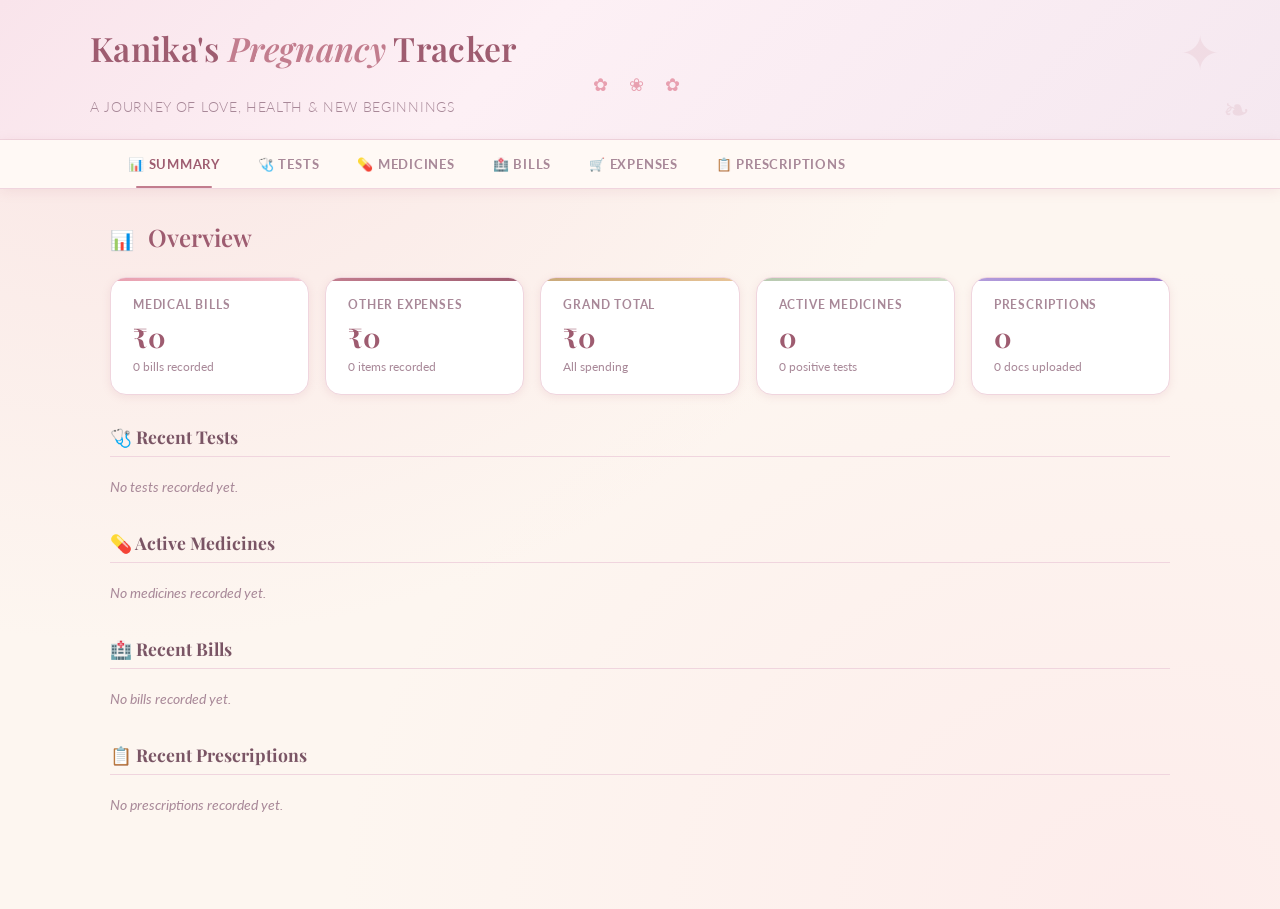
<file: kanika-pregnancy-tracker_1.html>
<!DOCTYPE html>
<html lang="en">
<head>
<meta charset="UTF-8">
<meta name="viewport" content="width=device-width, initial-scale=1.0">
<title>Kanika's Pregnancy Tracker</title>
<link href="https://fonts.googleapis.com/css2?family=Playfair+Display:ital,wght@0,400;0,500;0,600;0,700;1,400;1,500&family=Lato:wght@300;400;700&display=swap" rel="stylesheet">
<style>
  :root {
    --blush:#f2c4ce; --rose:#e8a0b0; --mauve:#c27d8e; --deep-mauve:#9e5c70;
    --cream:#fdf6f0; --warm-white:#fff9f5; --petal:#fde8ef; --soft-pink:#f9d5df;
    --sage:#b8c9b0; --gold:#c9a97a; --lavender:#ede9fe;
    --text-dark:#4a3540; --text-mid:#7a5565; --text-light:#a88898;
    --border:#f0d5de; --shadow:rgba(194,125,142,0.15); --shadow-md:rgba(194,125,142,0.25);
  }
  *{box-sizing:border-box;margin:0;padding:0;}
  body{font-family:'Lato',sans-serif;background:var(--cream);color:var(--text-dark);min-height:100vh;
    background-image:radial-gradient(ellipse at 10% 0%,rgba(242,196,206,0.35) 0%,transparent 50%),
      radial-gradient(ellipse at 90% 100%,rgba(253,213,223,0.3) 0%,transparent 50%);}

  /* HEADER */
  .header{background:linear-gradient(135deg,#f9e4eb 0%,#fdf0f5 40%,#f5e8f0 100%);border-bottom:1px solid var(--border);padding:28px 40px 24px;position:relative;overflow:hidden;}
  .header::before{content:'✦';position:absolute;right:60px;top:18px;font-size:48px;color:rgba(194,125,142,0.12);font-family:'Playfair Display',serif;}
  .header::after{content:'❧';position:absolute;right:30px;bottom:10px;font-size:32px;color:rgba(194,125,142,0.15);}
  .header-inner{max-width:1100px;margin:0 auto;}
  .header h1{font-family:'Playfair Display',serif;font-size:2.1rem;font-weight:600;color:var(--deep-mauve);letter-spacing:0.01em;line-height:1.2;}
  .header h1 span{font-style:italic;color:var(--mauve);}
  .header-sub{font-size:0.85rem;color:var(--text-light);margin-top:4px;letter-spacing:0.05em;text-transform:uppercase;font-weight:300;}
  .floral-accent{text-align:center;font-size:1.1rem;color:var(--rose);letter-spacing:8px;margin:6px 0 0;}

  /* NAV */
  .nav-wrap{background:var(--warm-white);border-bottom:1px solid var(--border);position:sticky;top:0;z-index:100;box-shadow:0 2px 12px var(--shadow);}
  .nav{max-width:1100px;margin:0 auto;display:flex;overflow-x:auto;padding:0 20px;gap:2px;}
  .nav::-webkit-scrollbar{height:2px;}.nav::-webkit-scrollbar-thumb{background:var(--blush);}
  .tab-btn{background:none;border:none;cursor:pointer;padding:16px 18px;font-family:'Lato',sans-serif;font-size:0.8rem;
    font-weight:700;letter-spacing:0.06em;text-transform:uppercase;color:var(--text-light);position:relative;white-space:nowrap;transition:color 0.25s;}
  .tab-btn::after{content:'';position:absolute;bottom:0;left:20%;right:20%;height:2px;background:var(--mauve);transform:scaleX(0);transition:transform 0.25s ease;border-radius:2px;}
  .tab-btn.active{color:var(--deep-mauve);}.tab-btn.active::after{transform:scaleX(1);}.tab-btn:hover{color:var(--mauve);}

  /* LAYOUT */
  .main{max-width:1100px;margin:0 auto;padding:32px 20px 60px;}
  .panel{display:none;animation:fadeSlide 0.3s ease;}.panel.active{display:block;}
  @keyframes fadeSlide{from{opacity:0;transform:translateY(10px);}to{opacity:1;transform:translateY(0);}}

  /* SECTION HEADER */
  .section-header{display:flex;align-items:center;justify-content:space-between;margin-bottom:24px;flex-wrap:wrap;gap:12px;}
  .section-title{font-family:'Playfair Display',serif;font-size:1.5rem;font-weight:600;color:var(--deep-mauve);}
  .section-title span{font-size:1.2rem;margin-right:8px;}
  .header-btns{display:flex;gap:10px;flex-wrap:wrap;}

  /* BUTTONS */
  .btn{display:inline-flex;align-items:center;gap:6px;padding:9px 18px;border-radius:30px;border:none;
    cursor:pointer;font-family:'Lato',sans-serif;font-size:0.8rem;font-weight:700;letter-spacing:0.05em;text-transform:uppercase;transition:all 0.2s;}
  .btn-primary{background:linear-gradient(135deg,var(--mauve),var(--deep-mauve));color:white;box-shadow:0 4px 14px rgba(158,92,112,0.3);}
  .btn-primary:hover{transform:translateY(-1px);box-shadow:0 6px 18px rgba(158,92,112,0.4);}
  .btn-outline{background:white;color:var(--mauve);border:1.5px solid var(--rose);}
  .btn-outline:hover{background:var(--petal);}
  .btn-sm{padding:5px 11px;font-size:0.7rem;border-radius:20px;}
  .btn-danger{background:#e8a0a0;color:#6b2f2f;border:none;}.btn-danger:hover{background:#e08080;}
  .btn-edit{background:var(--soft-pink);color:var(--deep-mauve);border:none;}.btn-edit:hover{background:var(--blush);}

  /* CARDS */
  .cards-grid{display:grid;grid-template-columns:repeat(auto-fill,minmax(300px,1fr));gap:16px;}
  .entry-card{background:white;border:1px solid var(--border);border-radius:16px;padding:20px;position:relative;
    transition:box-shadow 0.2s,transform 0.2s;box-shadow:0 2px 8px var(--shadow);}
  .entry-card:hover{box-shadow:0 6px 20px var(--shadow-md);transform:translateY(-2px);}
  .card-top{display:flex;justify-content:space-between;align-items:flex-start;gap:8px;}
  .card-title{font-family:'Playfair Display',serif;font-size:1rem;font-weight:600;color:var(--text-dark);line-height:1.3;}
  .card-actions{display:flex;gap:5px;flex-shrink:0;flex-wrap:wrap;}
  .card-meta{margin-top:10px;display:flex;flex-direction:column;gap:5px;}
  .card-meta-row{display:flex;gap:8px;align-items:center;font-size:0.82rem;color:var(--text-mid);flex-wrap:wrap;}
  .card-meta-row strong{color:var(--text-dark);}
  .card-notes{margin-top:10px;padding:8px 12px;background:var(--cream);border-radius:8px;font-size:0.8rem;color:var(--text-light);font-style:italic;line-height:1.4;}

  /* ATTACHMENT CHIPS */
  .attachment-strip{margin-top:12px;display:flex;flex-wrap:wrap;gap:8px;}
  .attach-chip{display:inline-flex;align-items:center;gap:5px;padding:5px 12px;border-radius:20px;
    font-size:0.74rem;font-weight:700;cursor:pointer;transition:all 0.2s;border:none;background:none;}
  .attach-chip.report{background:#fde8ef;color:var(--deep-mauve);}
  .attach-chip.bill{background:#e8f4fd;color:#1a5a8a;}
  .attach-chip.rx{background:var(--lavender);color:#5b3db0;}
  .attach-chip:hover{opacity:0.8;transform:translateY(-1px);}

  /* BADGES */
  .badge{display:inline-block;padding:3px 10px;border-radius:20px;font-size:0.72rem;font-weight:700;letter-spacing:0.04em;text-transform:uppercase;}
  .badge-positive{background:#d4f0d4;color:#2d6a2d;} .badge-negative{background:#fde8e8;color:#8b2e2e;}
  .badge-pending{background:#fff3cd;color:#856404;} .badge-active{background:#d4eeff;color:#1a5a8a;}
  .badge-completed{background:#ede9fe;color:#5b3db0;} .badge-paid{background:#d4f0d4;color:#2d6a2d;}
  .badge-unpaid{background:#fde8e8;color:#8b2e2e;}

  /* MODAL */
  .modal-backdrop{display:none;position:fixed;inset:0;background:rgba(74,53,64,0.45);backdrop-filter:blur(4px);
    z-index:1000;align-items:center;justify-content:center;padding:20px;}
  .modal-backdrop.open{display:flex;}
  .modal{background:var(--warm-white);border-radius:20px;padding:32px;width:100%;max-width:560px;
    max-height:92vh;overflow-y:auto;box-shadow:0 20px 60px rgba(74,53,64,0.3);animation:modalIn 0.3s ease;}
  @keyframes modalIn{from{opacity:0;transform:scale(0.93) translateY(10px);}to{opacity:1;transform:scale(1) translateY(0);}}
  .modal h2{font-family:'Playfair Display',serif;font-size:1.4rem;color:var(--deep-mauve);margin-bottom:22px;}
  .modal-footer{display:flex;gap:10px;justify-content:flex-end;margin-top:24px;flex-wrap:wrap;}

  /* FORM */
  .form-group{margin-bottom:16px;}
  .form-row{display:grid;grid-template-columns:1fr 1fr;gap:14px;}
  label{display:block;font-size:0.78rem;font-weight:700;letter-spacing:0.06em;text-transform:uppercase;color:var(--text-mid);margin-bottom:6px;}
  input,select,textarea{width:100%;padding:10px 14px;background:white;border:1.5px solid var(--border);
    border-radius:10px;font-family:'Lato',sans-serif;font-size:0.88rem;color:var(--text-dark);transition:border-color 0.2s;outline:none;}
  input:focus,select:focus,textarea:focus{border-color:var(--mauve);}
  textarea{resize:vertical;min-height:70px;}

  /* MODAL DIVIDER & SECTION LABEL */
  .modal-divider{border:none;border-top:1px solid var(--border);margin:20px 0;}
  .modal-section-label{font-size:0.75rem;font-weight:700;letter-spacing:0.07em;text-transform:uppercase;
    color:var(--mauve);margin-bottom:14px;display:flex;align-items:center;gap:10px;}
  .modal-section-label::after{content:'';flex:1;height:1px;background:var(--border);}

  /* UPLOAD ZONE */
  .upload-zone{border:2px dashed var(--rose);border-radius:14px;padding:20px 16px;background:var(--petal);
    text-align:center;cursor:pointer;transition:all 0.2s;position:relative;overflow:hidden;}
  .upload-zone:hover,.upload-zone.drag-over{border-color:var(--deep-mauve);background:var(--soft-pink);}
  .upload-zone.drag-over{transform:scale(1.015);}
  .upload-zone input[type="file"]{position:absolute;inset:0;opacity:0;cursor:pointer;width:100%;height:100%;border:none;background:none;padding:0;margin:0;}
  .upload-zone-icon{font-size:2rem;margin-bottom:6px;display:block;}
  .upload-zone-title{font-size:0.85rem;font-weight:700;color:var(--text-mid);}
  .upload-zone-sub{font-size:0.72rem;color:var(--text-light);margin-top:3px;}
  .upload-wrap{margin-bottom:16px;}

  /* FILE PREVIEW */
  .file-preview-list{display:flex;flex-direction:column;gap:7px;margin-top:10px;}
  .file-preview-item{display:flex;align-items:center;gap:8px;padding:8px 12px;
    background:white;border:1px solid var(--border);border-radius:10px;font-size:0.8rem;}
  .fp-icon{font-size:1.1rem;flex-shrink:0;}
  .fp-name{font-weight:700;color:var(--text-dark);overflow:hidden;text-overflow:ellipsis;white-space:nowrap;flex:1;min-width:0;}
  .fp-size{font-size:0.7rem;color:var(--text-light);flex-shrink:0;}
  .fp-remove{background:none;border:none;cursor:pointer;font-size:1rem;color:var(--text-light);padding:0 2px;line-height:1;margin-left:4px;}
  .fp-remove:hover{color:#c05050;}

  /* VIEWER */
  .viewer-header{display:flex;justify-content:space-between;align-items:center;margin-bottom:14px;}
  .viewer-tabs{display:flex;gap:6px;flex-wrap:wrap;margin-bottom:12px;}
  .vtab{padding:6px 14px;border-radius:20px;border:1.5px solid var(--border);background:white;
    font-size:0.76rem;font-weight:700;cursor:pointer;color:var(--text-mid);transition:all 0.2s;}
  .vtab.active{background:var(--deep-mauve);color:white;border-color:var(--deep-mauve);}
  .viewer-body{background:#f0f0f0;border-radius:12px;overflow:hidden;min-height:180px;display:flex;align-items:center;justify-content:center;}
  .viewer-img{width:100%;height:auto;display:block;max-height:62vh;object-fit:contain;}
  .viewer-pdf{width:100%;height:62vh;border:none;display:block;}
  .viewer-meta{margin-top:10px;font-size:0.78rem;color:var(--text-light);}
  .viewer-meta a{color:var(--mauve);font-weight:700;}

  /* EMPTY */
  .empty-state{text-align:center;padding:60px 20px;color:var(--text-light);}
  .empty-state .empty-icon{font-size:3rem;margin-bottom:12px;}
  .empty-state p{font-family:'Playfair Display',serif;font-style:italic;font-size:1rem;}

  /* SUMMARY */
  .summary-grid{display:grid;grid-template-columns:repeat(auto-fill,minmax(190px,1fr));gap:16px;margin-bottom:30px;}
  .stat-card{background:white;border:1px solid var(--border);border-radius:16px;padding:20px 22px;box-shadow:0 2px 8px var(--shadow);position:relative;overflow:hidden;}
  .stat-card::before{content:'';position:absolute;top:0;left:0;right:0;height:3px;}
  .stat-card.c-pink::before{background:linear-gradient(90deg,var(--rose),var(--blush));}
  .stat-card.c-mauve::before{background:linear-gradient(90deg,var(--mauve),var(--deep-mauve));}
  .stat-card.c-gold::before{background:linear-gradient(90deg,var(--gold),#e8c498);}
  .stat-card.c-sage::before{background:linear-gradient(90deg,var(--sage),#cddcc6);}
  .stat-card.c-lav::before{background:linear-gradient(90deg,#b39ddb,#9575cd);}
  .stat-label{font-size:0.72rem;font-weight:700;letter-spacing:0.07em;text-transform:uppercase;color:var(--text-light);margin-bottom:8px;}
  .stat-value{font-family:'Playfair Display',serif;font-size:1.7rem;font-weight:700;color:var(--deep-mauve);}
  .stat-sub{font-size:0.78rem;color:var(--text-light);margin-top:4px;}
  .summary-section{margin-bottom:28px;}
  .summary-section h3{font-family:'Playfair Display',serif;font-size:1.1rem;color:var(--text-mid);margin-bottom:14px;padding-bottom:8px;border-bottom:1px solid var(--border);}
  .mini-list{display:flex;flex-direction:column;gap:8px;}
  .mini-item{display:flex;align-items:center;justify-content:space-between;background:white;border:1px solid var(--border);border-radius:10px;padding:10px 14px;font-size:0.85rem;}
  .mini-item-left{display:flex;flex-direction:column;gap:2px;}
  .mini-item-name{font-weight:700;color:var(--text-dark);}
  .mini-item-sub{font-size:0.75rem;color:var(--text-light);}
  .amount{font-weight:700;color:var(--deep-mauve);font-size:0.95rem;}
  .total-row{background:linear-gradient(135deg,var(--petal),var(--soft-pink));border:1px solid var(--rose);border-radius:12px;
    padding:14px 18px;display:flex;justify-content:space-between;align-items:center;margin-bottom:16px;font-weight:700;}
  .total-row-label{font-size:0.85rem;color:var(--text-mid);letter-spacing:0.04em;}
  .total-row-value{font-family:'Playfair Display',serif;font-size:1.3rem;color:var(--deep-mauve);}

  /* TIMELINE */
  .timeline{display:flex;flex-direction:column;gap:12px;}
  .timeline-item{display:flex;gap:14px;align-items:flex-start;}
  .timeline-dot{width:12px;height:12px;border-radius:50%;background:var(--mauve);flex-shrink:0;margin-top:4px;box-shadow:0 0 0 3px var(--soft-pink);}
  .timeline-dot.positive{background:#5a9e5a;box-shadow:0 0 0 3px #d4f0d4;}
  .timeline-dot.negative{background:#c05050;box-shadow:0 0 0 3px #fde8e8;}
  .timeline-dot.pending{background:#c9a030;box-shadow:0 0 0 3px #fff3cd;}

  /* FILTER */
  .filter-bar{display:flex;gap:8px;margin-bottom:20px;flex-wrap:wrap;align-items:center;}
  .filter-lbl{font-size:0.78rem;color:var(--text-light);font-weight:700;text-transform:uppercase;letter-spacing:0.05em;}
  .filter-btn{padding:5px 14px;border-radius:20px;border:1.5px solid var(--border);background:white;
    font-size:0.78rem;font-weight:700;cursor:pointer;color:var(--text-mid);transition:all 0.2s;letter-spacing:0.04em;text-transform:uppercase;}
  .filter-btn.active{background:var(--deep-mauve);color:white;border-color:var(--deep-mauve);}

  /* PRESCRIPTIONS CARD HIGHLIGHT */
  .rx-card{border-left:3px solid #9575cd;}

  @media(max-width:600px){
    .header{padding:20px;}.header h1{font-size:1.5rem;}
    .main{padding:20px 12px 40px;}.form-row{grid-template-columns:1fr;}
    .modal{padding:22px;}.summary-grid{grid-template-columns:1fr 1fr;}
    .card-actions{flex-wrap:wrap;}
  }
  ::-webkit-scrollbar{width:6px;height:6px;}::-webkit-scrollbar-track{background:var(--cream);}::-webkit-scrollbar-thumb{background:var(--blush);border-radius:4px;}
</style>
</head>
<body>

<!-- HEADER -->
<div class="header">
  <div class="header-inner">
    <h1>Kanika's <span>Pregnancy</span> Tracker</h1>
    <div class="floral-accent">✿ ❀ ✿</div>
    <div class="header-sub">A journey of love, health &amp; new beginnings</div>
  </div>
</div>

<!-- NAV -->
<div class="nav-wrap">
  <div class="nav">
    <button class="tab-btn active" onclick="switchTab('summary',this)">📊 Summary</button>
    <button class="tab-btn" onclick="switchTab('tests',this)">🩺 Tests</button>
    <button class="tab-btn" onclick="switchTab('medicines',this)">💊 Medicines</button>
    <button class="tab-btn" onclick="switchTab('bills',this)">🏥 Bills</button>
    <button class="tab-btn" onclick="switchTab('expenses',this)">🛒 Expenses</button>
    <button class="tab-btn" onclick="switchTab('prescriptions',this)">📋 Prescriptions</button>
  </div>
</div>

<div class="main">

  <!-- SUMMARY -->
  <div class="panel active" id="panel-summary">
    <div class="section-header"><div class="section-title"><span>📊</span> Overview</div></div>
    <div class="summary-grid" id="summary-stats"></div>
    <div class="summary-section"><h3>🩺 Recent Tests</h3><div class="mini-list" id="summary-tests"></div></div>
    <div class="summary-section"><h3>💊 Active Medicines</h3><div class="mini-list" id="summary-meds"></div></div>
    <div class="summary-section"><h3>🏥 Recent Bills</h3><div class="mini-list" id="summary-bills"></div></div>
    <div class="summary-section"><h3>📋 Recent Prescriptions</h3><div class="mini-list" id="summary-rxs"></div></div>
  </div>

  <!-- TESTS -->
  <div class="panel" id="panel-tests">
    <div class="section-header">
      <div class="section-title"><span>🩺</span> Pregnancy Tests</div>
      <div class="header-btns">
        <button class="btn btn-outline" onclick="exportCSV('tests')">⬇ CSV</button>
        <button class="btn btn-primary" onclick="openModal('tests')">+ Add Test</button>
      </div>
    </div>
    <div class="filter-bar">
      <span class="filter-lbl">Filter:</span>
      <button class="filter-btn active" onclick="setFilter('tests','all',this)">All</button>
      <button class="filter-btn" onclick="setFilter('tests','Positive',this)">Positive</button>
      <button class="filter-btn" onclick="setFilter('tests','Negative',this)">Negative</button>
      <button class="filter-btn" onclick="setFilter('tests','Pending',this)">Pending</button>
    </div>
    <div class="timeline" id="tests-list"></div>
  </div>

  <!-- MEDICINES -->
  <div class="panel" id="panel-medicines">
    <div class="section-header">
      <div class="section-title"><span>💊</span> Medicines &amp; Supplements</div>
      <div class="header-btns">
        <button class="btn btn-outline" onclick="exportCSV('medicines')">⬇ CSV</button>
        <button class="btn btn-primary" onclick="openModal('medicines')">+ Add Medicine</button>
      </div>
    </div>
    <div class="filter-bar">
      <span class="filter-lbl">Filter:</span>
      <button class="filter-btn active" onclick="setFilter('medicines','all',this)">All</button>
      <button class="filter-btn" onclick="setFilter('medicines','active',this)">Active</button>
      <button class="filter-btn" onclick="setFilter('medicines','completed',this)">Completed</button>
    </div>
    <div class="cards-grid" id="medicines-list"></div>
  </div>

  <!-- BILLS -->
  <div class="panel" id="panel-bills">
    <div class="section-header">
      <div class="section-title"><span>🏥</span> Medical Bills</div>
      <div class="header-btns">
        <button class="btn btn-outline" onclick="exportCSV('bills')">⬇ CSV</button>
        <button class="btn btn-primary" onclick="openModal('bills')">+ Add Bill</button>
      </div>
    </div>
    <div class="filter-bar">
      <span class="filter-lbl">Filter:</span>
      <button class="filter-btn active" onclick="setFilter('bills','all',this)">All</button>
      <button class="filter-btn" onclick="setFilter('bills','Unpaid',this)">Unpaid</button>
      <button class="filter-btn" onclick="setFilter('bills','Paid',this)">Paid</button>
    </div>
    <div id="bills-total-row"></div>
    <div class="cards-grid" id="bills-list"></div>
  </div>

  <!-- EXPENSES -->
  <div class="panel" id="panel-expenses">
    <div class="section-header">
      <div class="section-title"><span>🛒</span> Other Expenses</div>
      <div class="header-btns">
        <button class="btn btn-outline" onclick="exportCSV('expenses')">⬇ CSV</button>
        <button class="btn btn-primary" onclick="openModal('expenses')">+ Add Expense</button>
      </div>
    </div>
    <div class="filter-bar">
      <span class="filter-lbl">Category:</span>
      <button class="filter-btn active" onclick="setFilter('expenses','all',this)">All</button>
      <button class="filter-btn" onclick="setFilter('expenses','Food',this)">Food</button>
      <button class="filter-btn" onclick="setFilter('expenses','Clothing',this)">Clothing</button>
      <button class="filter-btn" onclick="setFilter('expenses','Equipment',this)">Equipment</button>
      <button class="filter-btn" onclick="setFilter('expenses','Personal Care',this)">Personal Care</button>
      <button class="filter-btn" onclick="setFilter('expenses','Baby Items',this)">Baby Items</button>
      <button class="filter-btn" onclick="setFilter('expenses','Other',this)">Other</button>
    </div>
    <div id="expenses-total-row"></div>
    <div class="cards-grid" id="expenses-list"></div>
  </div>

  <!-- PRESCRIPTIONS -->
  <div class="panel" id="panel-prescriptions">
    <div class="section-header">
      <div class="section-title"><span>📋</span> Doctor Prescriptions</div>
      <div class="header-btns">
        <button class="btn btn-primary" onclick="openModal('prescriptions')">+ Add Prescription</button>
      </div>
    </div>
    <div class="cards-grid" id="prescriptions-list"></div>
  </div>

</div><!-- /main -->

<!-- ============================================================ -->
<!--  MODALS                                                        -->
<!-- ============================================================ -->

<!-- TESTS MODAL -->
<div class="modal-backdrop" id="modal-tests">
  <div class="modal">
    <h2 id="modal-tests-title">Add Pregnancy Test</h2>
    <input type="hidden" id="tests-edit-id">
    <div class="form-row">
      <div class="form-group"><label>Test Name *</label><input type="text" id="tests-name" placeholder="e.g. hCG Blood Test"></div>
      <div class="form-group"><label>Date</label><input type="date" id="tests-date"></div>
    </div>
    <div class="form-row">
      <div class="form-group"><label>Result</label>
        <select id="tests-result"><option value="Pending">Pending</option><option value="Positive">Positive</option><option value="Negative">Negative</option></select>
      </div>
      <div class="form-group"><label>Doctor Name</label><input type="text" id="tests-doctor" placeholder="e.g. Dr. Sharma"></div>
    </div>
    <div class="form-group"><label>Notes</label><textarea id="tests-notes" placeholder="Any additional notes..."></textarea></div>

    <hr class="modal-divider">
    <div class="modal-section-label">🩺 Attach Test Report</div>
    <div class="upload-wrap">
      <div class="upload-zone" id="tests-drop"
           ondragover="onDragOver(event,this)" ondragleave="onDragLeave(this)" ondrop="onDrop(event,'t_rep','tests-fp')">
        <span class="upload-zone-icon">📄</span>
        <div class="upload-zone-title">Drop report here or click to browse</div>
        <div class="upload-zone-sub">JPG, PNG or PDF · Max 8 MB per file · Multiple allowed</div>
        <input type="file" accept="image/*,.pdf" multiple onchange="onFileSelect(event,'t_rep','tests-fp')">
      </div>
      <div class="file-preview-list" id="tests-fp"></div>
    </div>

    <div class="modal-footer">
      <button class="btn btn-outline" onclick="closeModal('tests')">Cancel</button>
      <button class="btn btn-primary" onclick="saveEntry('tests')">💾 Save Test</button>
    </div>
  </div>
</div>

<!-- MEDICINES MODAL -->
<div class="modal-backdrop" id="modal-medicines">
  <div class="modal">
    <h2 id="modal-medicines-title">Add Medicine / Supplement</h2>
    <input type="hidden" id="medicines-edit-id">
    <div class="form-row">
      <div class="form-group"><label>Medicine Name *</label><input type="text" id="medicines-name" placeholder="e.g. Folic Acid"></div>
      <div class="form-group"><label>Dosage</label><input type="text" id="medicines-dosage" placeholder="e.g. 500mg"></div>
    </div>
    <div class="form-row">
      <div class="form-group"><label>Frequency</label>
        <select id="medicines-frequency"><option>Once daily</option><option>Twice daily</option><option>Thrice daily</option><option>Weekly</option><option>As needed</option><option>Other</option></select>
      </div>
      <div class="form-group"><label>Prescribed By</label><input type="text" id="medicines-doctor" placeholder="e.g. Dr. Sharma"></div>
    </div>
    <div class="form-row">
      <div class="form-group"><label>Start Date</label><input type="date" id="medicines-start"></div>
      <div class="form-group"><label>End Date (optional)</label><input type="date" id="medicines-end"></div>
    </div>
    <div class="form-group"><label>Notes</label><textarea id="medicines-notes" placeholder="Instructions, side effects, etc."></textarea></div>
    <div class="modal-footer">
      <button class="btn btn-outline" onclick="closeModal('medicines')">Cancel</button>
      <button class="btn btn-primary" onclick="saveEntry('medicines')">💾 Save Medicine</button>
    </div>
  </div>
</div>

<!-- BILLS MODAL -->
<div class="modal-backdrop" id="modal-bills">
  <div class="modal">
    <h2 id="modal-bills-title">Add Medical Bill</h2>
    <input type="hidden" id="bills-edit-id">
    <div class="form-row">
      <div class="form-group"><label>Date</label><input type="date" id="bills-date"></div>
      <div class="form-group"><label>Hospital / Clinic</label><input type="text" id="bills-hospital" placeholder="e.g. Apollo Clinic"></div>
    </div>
    <div class="form-group"><label>Description *</label><input type="text" id="bills-description" placeholder="e.g. Ultrasound Scan"></div>
    <div class="form-row">
      <div class="form-group"><label>Amount (₹)</label><input type="number" id="bills-amount" placeholder="0" min="0"></div>
      <div class="form-group"><label>Status</label>
        <select id="bills-status"><option value="Unpaid">Unpaid</option><option value="Paid">Paid</option></select>
      </div>
    </div>
    <div class="form-group"><label>Notes</label><textarea id="bills-notes" placeholder="Any details..."></textarea></div>

    <hr class="modal-divider">
    <div class="modal-section-label">🧾 Attach Bill / Receipt</div>
    <div class="upload-wrap">
      <div class="upload-zone" id="bills-drop"
           ondragover="onDragOver(event,this)" ondragleave="onDragLeave(this)" ondrop="onDrop(event,'b_scan','bills-fp')">
        <span class="upload-zone-icon">🧾</span>
        <div class="upload-zone-title">Drop bill scan / receipt here or click to browse</div>
        <div class="upload-zone-sub">JPG, PNG or PDF · Max 8 MB per file · Multiple allowed</div>
        <input type="file" accept="image/*,.pdf" multiple onchange="onFileSelect(event,'b_scan','bills-fp')">
      </div>
      <div class="file-preview-list" id="bills-fp"></div>
    </div>

    <div class="modal-footer">
      <button class="btn btn-outline" onclick="closeModal('bills')">Cancel</button>
      <button class="btn btn-primary" onclick="saveEntry('bills')">💾 Save Bill</button>
    </div>
  </div>
</div>

<!-- EXPENSES MODAL -->
<div class="modal-backdrop" id="modal-expenses">
  <div class="modal">
    <h2 id="modal-expenses-title">Add Expense</h2>
    <input type="hidden" id="expenses-edit-id">
    <div class="form-row">
      <div class="form-group"><label>Item / Service *</label><input type="text" id="expenses-item" placeholder="e.g. Maternity dress"></div>
      <div class="form-group"><label>Category</label>
        <select id="expenses-category"><option>Food</option><option>Clothing</option><option>Equipment</option><option>Personal Care</option><option>Baby Items</option><option>Other</option></select>
      </div>
    </div>
    <div class="form-row">
      <div class="form-group"><label>Date</label><input type="date" id="expenses-date"></div>
      <div class="form-group"><label>Amount (₹)</label><input type="number" id="expenses-amount" placeholder="0" min="0"></div>
    </div>
    <div class="form-group"><label>Notes</label><textarea id="expenses-notes" placeholder="Any details..."></textarea></div>
    <div class="modal-footer">
      <button class="btn btn-outline" onclick="closeModal('expenses')">Cancel</button>
      <button class="btn btn-primary" onclick="saveEntry('expenses')">💾 Save Expense</button>
    </div>
  </div>
</div>

<!-- PRESCRIPTIONS MODAL -->
<div class="modal-backdrop" id="modal-prescriptions">
  <div class="modal">
    <h2 id="modal-prescriptions-title">Add Doctor Prescription</h2>
    <input type="hidden" id="prescriptions-edit-id">
    <div class="form-row">
      <div class="form-group"><label>Doctor Name *</label><input type="text" id="prescriptions-doctor" placeholder="e.g. Dr. Priya Sharma"></div>
      <div class="form-group"><label>Speciality</label><input type="text" id="prescriptions-speciality" placeholder="e.g. Gynaecologist"></div>
    </div>
    <div class="form-row">
      <div class="form-group"><label>Clinic / Hospital</label><input type="text" id="prescriptions-clinic" placeholder="e.g. Fortis Hospital"></div>
      <div class="form-group"><label>Date of Visit</label><input type="date" id="prescriptions-date"></div>
    </div>
    <div class="form-group"><label>Diagnosis / Reason for Visit</label>
      <input type="text" id="prescriptions-diagnosis" placeholder="e.g. Routine Antenatal Checkup"></div>
    <div class="form-group"><label>Medicines Prescribed (summary)</label>
      <textarea id="prescriptions-medicines" placeholder="e.g. Folic Acid 5mg, Ferrous Sulfate 200mg..."></textarea></div>
    <div class="form-group"><label>Doctor's Instructions / Notes</label>
      <textarea id="prescriptions-notes" placeholder="Follow-up date, dietary advice, etc."></textarea></div>

    <hr class="modal-divider">
    <div class="modal-section-label">📋 Upload Prescription Document</div>
    <div class="upload-wrap">
      <div class="upload-zone" id="rx-drop"
           ondragover="onDragOver(event,this)" ondragleave="onDragLeave(this)" ondrop="onDrop(event,'rx_doc','rx-fp')">
        <span class="upload-zone-icon">📋</span>
        <div class="upload-zone-title">Drop prescription here or click to browse</div>
        <div class="upload-zone-sub">JPG, PNG or PDF · Max 8 MB per file · Multiple pages allowed</div>
        <input type="file" accept="image/*,.pdf" multiple onchange="onFileSelect(event,'rx_doc','rx-fp')">
      </div>
      <div class="file-preview-list" id="rx-fp"></div>
    </div>

    <div class="modal-footer">
      <button class="btn btn-outline" onclick="closeModal('prescriptions')">Cancel</button>
      <button class="btn btn-primary" onclick="saveEntry('prescriptions')">💾 Save Prescription</button>
    </div>
  </div>
</div>

<!-- FILE VIEWER MODAL -->
<div class="modal-backdrop" id="modal-viewer">
  <div class="modal" style="max-width:760px;">
    <div class="viewer-header">
      <h2 id="viewer-title" style="margin-bottom:0;font-size:1.2rem;">Document Viewer</h2>
      <button class="btn btn-outline btn-sm" onclick="closeModal('viewer')">✕ Close</button>
    </div>
    <div class="viewer-tabs" id="viewer-tabs"></div>
    <div class="viewer-body" id="viewer-body"></div>
    <div class="viewer-meta" id="viewer-meta"></div>
  </div>
</div>

<!-- ============================================================ -->
<!--  SCRIPT                                                        -->
<!-- ============================================================ -->
<script>
// ───────────────────────────────────────────────
// STORAGE
// ───────────────────────────────────────────────
const KEYS = { tests:'pt2_tests', medicines:'pt2_meds', bills:'pt2_bills', expenses:'pt2_exp', prescriptions:'pt2_rxs' };
const FILES_KEY = 'pt2_files'; // { entryId: { t_rep:[{name,type,size,data}], b_scan:[...], rx_doc:[...] } }

function load(t){ try{ return JSON.parse(localStorage.getItem(KEYS[t]))||[]; }catch(e){ return []; } }
function save(t,d){ localStorage.setItem(KEYS[t], JSON.stringify(d)); }
function loadFiles(){ try{ return JSON.parse(localStorage.getItem(FILES_KEY))||{}; }catch(e){ return {}; } }
function saveFiles(obj){ try{ localStorage.setItem(FILES_KEY, JSON.stringify(obj)); return true; }catch(e){ return false; } }
function genId(){ return Date.now().toString(36)+Math.random().toString(36).slice(2,6); }

// ───────────────────────────────────────────────
// FILE STAGING  (temp storage per open modal)
// ───────────────────────────────────────────────
// staged[slotKey] = [ {name,type,size,data}, ... ]
const staged = {};

function onDragOver(e, zone){ e.preventDefault(); zone.classList.add('drag-over'); }
function onDragLeave(zone){ zone.classList.remove('drag-over'); }
function onDrop(e, slotKey, previewId){
  e.preventDefault();
  e.currentTarget.classList.remove('drag-over');
  readFilesIntoSlot(Array.from(e.dataTransfer.files), slotKey, previewId);
}
function onFileSelect(e, slotKey, previewId){
  readFilesIntoSlot(Array.from(e.target.files), slotKey, previewId);
  e.target.value='';
}
function readFilesIntoSlot(files, slotKey, previewId){
  if(!staged[slotKey]) staged[slotKey]=[];
  const MAX=8*1024*1024;
  const ps = files.map(f=>new Promise(res=>{
    if(f.size>MAX){ alert(`"${f.name}" is larger than 8 MB and was skipped.`); res(null); return; }
    if(!f.type.match(/^image\/|pdf$/)&&!f.name.match(/\.(jpg|jpeg|png|gif|pdf)$/i)){ alert(`"${f.name}" is not a supported type.`); res(null); return; }
    const r=new FileReader();
    r.onload=ev=>res({name:f.name,type:f.type||'application/octet-stream',size:f.size,data:ev.target.result});
    r.readAsDataURL(f);
  }));
  Promise.all(ps).then(results=>{
    results.filter(Boolean).forEach(f=>staged[slotKey].push(f));
    renderPreview(slotKey, previewId);
  });
}
function removeStaged(slotKey, idx, previewId){
  staged[slotKey].splice(idx,1);
  renderPreview(slotKey, previewId);
}
function renderPreview(slotKey, previewId){
  const el=document.getElementById(previewId); if(!el) return;
  const files=staged[slotKey]||[];
  el.innerHTML=files.map((f,i)=>`
    <div class="file-preview-item">
      <span class="fp-icon">${f.type.includes('pdf')?'📄':'🖼️'}</span>
      <span class="fp-name" title="${esc(f.name)}">${esc(f.name)}</span>
      <span class="fp-size">${fmtSize(f.size)}</span>
      <button class="fp-remove" onclick="removeStaged('${slotKey}',${i},'${previewId}')" title="Remove">✕</button>
    </div>`).join('');
}
function clearSlot(slotKey, previewId){
  staged[slotKey]=[];
  const el=document.getElementById(previewId); if(el) el.innerHTML='';
}
function fmtSize(b){ if(b<1024) return b+'B'; if(b<1048576) return (b/1024).toFixed(1)+'KB'; return (b/1048576).toFixed(1)+'MB'; }

// Slot map per modal type
const SLOT_MAP = { tests:{slot:'t_rep',preview:'tests-fp'}, bills:{slot:'b_scan',preview:'bills-fp'}, prescriptions:{slot:'rx_doc',preview:'rx-fp'} };

// ───────────────────────────────────────────────
// TABS
// ───────────────────────────────────────────────
function switchTab(name, btn){
  document.querySelectorAll('.panel').forEach(p=>p.classList.remove('active'));
  document.querySelectorAll('.tab-btn').forEach(b=>b.classList.remove('active'));
  document.getElementById('panel-'+name).classList.add('active');
  if(btn) btn.classList.add('active');
  renderAll();
}

// ───────────────────────────────────────────────
// FILTERS
// ───────────────────────────────────────────────
const filters={tests:'all',medicines:'all',bills:'all',expenses:'all'};
function setFilter(type,val,btn){
  filters[type]=val;
  document.querySelectorAll('#panel-'+type+' .filter-btn').forEach(b=>b.classList.remove('active'));
  btn.classList.add('active');
  const renders={tests:renderTests,medicines:renderMedicines,bills:renderBills,expenses:renderExpenses};
  renders[type]&&renders[type]();
}

// ───────────────────────────────────────────────
// MODAL OPEN / CLOSE
// ───────────────────────────────────────────────
const TITLES={tests:'Add Pregnancy Test',medicines:'Add Medicine / Supplement',bills:'Add Medical Bill',expenses:'Add Expense',prescriptions:'Add Doctor Prescription'};
const DEFAULT_DATE_FIELD={tests:'tests-date',medicines:'medicines-start',bills:'bills-date',expenses:'expenses-date',prescriptions:'prescriptions-date'};

function openModal(type, id){
  clearForm(type);
  document.getElementById('modal-'+type+'-title').textContent = id ? 'Edit Entry' : TITLES[type];
  document.getElementById(type+'-edit-id').value = id||'';

  if(id){
    const item=load(type).find(x=>x.id===id);
    if(item) fillForm(type,item);
    // restore existing saved files into staged
    const sm=SLOT_MAP[type];
    if(sm){
      const fmap=loadFiles();
      staged[sm.slot] = ((fmap[id]||{})[sm.slot]||[]).map(f=>({...f}));
      renderPreview(sm.slot, sm.preview);
    }
  } else {
    const today=new Date().toISOString().split('T')[0];
    const df=document.getElementById(DEFAULT_DATE_FIELD[type]);
    if(df) df.value=today;
  }
  document.getElementById('modal-'+type).classList.add('open');
}

function closeModal(type){
  document.getElementById('modal-'+type).classList.remove('open');
  const sm=SLOT_MAP[type];
  if(sm) clearSlot(sm.slot, sm.preview);
}

// Close on backdrop click
document.querySelectorAll('.modal-backdrop').forEach(bd=>{
  bd.addEventListener('click',e=>{ if(e.target===bd){ const t=bd.id.replace('modal-',''); closeModal(t); } });
});

function clearForm(type){
  document.getElementById(type+'-edit-id').value='';
  document.querySelectorAll('#modal-'+type+' input:not([type=hidden]),#modal-'+type+' select,#modal-'+type+' textarea')
    .forEach(f=>{ if(f.tagName==='SELECT') f.selectedIndex=0; else f.value=''; });
  const sm=SLOT_MAP[type];
  if(sm) clearSlot(sm.slot, sm.preview);
}

function fillForm(type, item){
  const s=(id,v)=>{const el=document.getElementById(id);if(el)el.value=v||'';};
  if(type==='tests'){s('tests-name',item.name);s('tests-date',item.date);s('tests-result',item.result);s('tests-doctor',item.doctor);s('tests-notes',item.notes);}
  else if(type==='medicines'){s('medicines-name',item.name);s('medicines-dosage',item.dosage);s('medicines-frequency',item.frequency);s('medicines-doctor',item.doctor);s('medicines-start',item.start);s('medicines-end',item.end);s('medicines-notes',item.notes);}
  else if(type==='bills'){s('bills-date',item.date);s('bills-hospital',item.hospital);s('bills-description',item.description);s('bills-amount',item.amount);s('bills-status',item.status);s('bills-notes',item.notes);}
  else if(type==='expenses'){s('expenses-item',item.item);s('expenses-category',item.category);s('expenses-date',item.date);s('expenses-amount',item.amount);s('expenses-notes',item.notes);}
  else if(type==='prescriptions'){s('prescriptions-doctor',item.doctor);s('prescriptions-speciality',item.speciality);s('prescriptions-clinic',item.clinic);s('prescriptions-date',item.date);s('prescriptions-diagnosis',item.diagnosis);s('prescriptions-medicines',item.medicines);s('prescriptions-notes',item.notes);}
}

function readForm(type){
  const g=id=>{const el=document.getElementById(id);return el?el.value.trim():'';};
  const gn=id=>parseFloat(document.getElementById(id)?.value)||0;
  if(type==='tests') return{name:g('tests-name'),date:g('tests-date'),result:g('tests-result'),doctor:g('tests-doctor'),notes:g('tests-notes')};
  if(type==='medicines') return{name:g('medicines-name'),dosage:g('medicines-dosage'),frequency:g('medicines-frequency'),doctor:g('medicines-doctor'),start:g('medicines-start'),end:g('medicines-end'),notes:g('medicines-notes')};
  if(type==='bills') return{date:g('bills-date'),hospital:g('bills-hospital'),description:g('bills-description'),amount:gn('bills-amount'),status:g('bills-status'),notes:g('bills-notes')};
  if(type==='expenses') return{item:g('expenses-item'),category:g('expenses-category'),date:g('expenses-date'),amount:gn('expenses-amount'),notes:g('expenses-notes')};
  if(type==='prescriptions') return{doctor:g('prescriptions-doctor'),speciality:g('prescriptions-speciality'),clinic:g('prescriptions-clinic'),date:g('prescriptions-date'),diagnosis:g('prescriptions-diagnosis'),medicines:g('prescriptions-medicines'),notes:g('prescriptions-notes')};
}

// ───────────────────────────────────────────────
// SAVE ENTRY
// ───────────────────────────────────────────────
const REQ_FIELD={tests:'name',medicines:'name',bills:'description',expenses:'item',prescriptions:'doctor'};

function saveEntry(type){
  const data=readForm(type);
  if(!data[REQ_FIELD[type]]){ alert('Please fill in the required field (marked with *).'); return; }

  const items=load(type);
  const editId=document.getElementById(type+'-edit-id').value;
  const entryId=editId||genId();

  if(editId){ const idx=items.findIndex(x=>x.id===editId); if(idx!==-1) items[idx]={...items[idx],...data}; }
  else items.unshift({id:entryId,...data,createdAt:Date.now()});
  save(type,items);

  // Persist files
  const sm=SLOT_MAP[type];
  if(sm && staged[sm.slot]?.length){
    const fmap=loadFiles();
    if(!fmap[entryId]) fmap[entryId]={};
    // merge with existing (editing keeps old + adds new)
    const existing=(fmap[entryId][sm.slot]||[]);
    fmap[entryId][sm.slot]=[...existing,...staged[sm.slot]];
    if(!saveFiles(fmap)) alert('Storage is nearly full. Some files may not have saved. Try removing old entries.');
    staged[sm.slot]=[];
  }

  closeModal(type);
  renderAll();
}

// ───────────────────────────────────────────────
// DELETE ENTRY
// ───────────────────────────────────────────────
function deleteEntry(type, id){
  if(!confirm('Delete this entry? Attached files will also be removed.')) return;
  save(type, load(type).filter(x=>x.id!==id));
  const fmap=loadFiles(); delete fmap[id]; saveFiles(fmap);
  renderAll();
}

function deleteFileFromEntry(entryId, slotKey, idx){
  if(!confirm('Remove this file?')) return;
  const fmap=loadFiles();
  if(fmap[entryId]?.[slotKey]){ fmap[entryId][slotKey].splice(idx,1); saveFiles(fmap); }
  renderAll();
}

// ───────────────────────────────────────────────
// FILE VIEWER
// ───────────────────────────────────────────────
let _viewerEntryId='', _viewerSlot='';

function viewFiles(entryId, slotKey, title){
  const fmap=loadFiles();
  const files=(fmap[entryId]||{})[slotKey]||[];
  if(!files.length){ alert('No files attached to this entry.'); return; }
  _viewerEntryId=entryId; _viewerSlot=slotKey;
  document.getElementById('viewer-title').textContent=title;
  buildViewerTabs(files);
  showViewerFile(0, files);
  document.getElementById('modal-viewer').classList.add('open');
}

function buildViewerTabs(files){
  document.getElementById('viewer-tabs').innerHTML=files.map((f,i)=>`
    <button class="vtab${i===0?' active':''}" onclick="showViewerFile(${i})">
      ${f.type.includes('pdf')?'📄':'🖼️'} ${esc(f.name.length>22?f.name.slice(0,20)+'…':f.name)}
    </button>
    <button title="Delete file" style="background:#fde8e8;border:none;border-radius:50%;width:22px;height:22px;cursor:pointer;font-size:0.7rem;color:#8b2e2e;flex-shrink:0;" onclick="deleteFileFromEntry('${_viewerEntryId}','${_viewerSlot}',${i});closeModal('viewer');">✕</button>
  `).join('');
}

function showViewerFile(idx, filesArg){
  const fmap=loadFiles();
  const files=filesArg||((fmap[_viewerEntryId]||{})[_viewerSlot]||[]);
  const f=files[idx]; if(!f) return;
  document.querySelectorAll('.vtab').forEach((t,i)=>t.classList.toggle('active',i===idx*2));
  const body=document.getElementById('viewer-body');
  const meta=document.getElementById('viewer-meta');
  if(f.type.includes('pdf')){
    body.innerHTML=`<iframe class="viewer-pdf" src="${f.data}" title="${esc(f.name)}"></iframe>`;
  } else {
    body.innerHTML=`<img class="viewer-img" src="${f.data}" alt="${esc(f.name)}">`;
  }
  meta.innerHTML=`📎 <strong>${esc(f.name)}</strong> &nbsp;·&nbsp; ${fmtSize(f.size)} &nbsp;·&nbsp; <a href="${f.data}" download="${esc(f.name)}">⬇ Download</a>`;
}

// ───────────────────────────────────────────────
// HELPERS
// ───────────────────────────────────────────────
function esc(s){ return String(s||'').replace(/&/g,'&amp;').replace(/</g,'&lt;').replace(/>/g,'&gt;').replace(/"/g,'&quot;'); }
function fmt(n){ return '₹'+Number(n||0).toLocaleString('en-IN'); }
function fmtDate(d){ if(!d) return '—'; const[y,m,day]=d.split('-'); return `${day}/${m}/${y}`; }
function isActive(med){ if(!med.end) return true; return new Date(med.end)>=new Date(); }
function resultBadge(r){ const c=r==='Positive'?'badge-positive':r==='Negative'?'badge-negative':'badge-pending'; return `<span class="badge ${c}">${r}</span>`; }
function statusBadge(s,map){ return `<span class="badge ${map[s]||''}">${s}</span>`; }
function emptyState(icon,msg){ return `<div class="empty-state"><div class="empty-icon">${icon}</div><p>${msg}</p></div>`; }

function attachChips(entryId){
  const fmap=loadFiles(); const files=fmap[entryId]||{};
  let html='';
  if((files.t_rep||[]).length) html+=`<button class="attach-chip report" onclick="viewFiles('${entryId}','t_rep','Test Report')">🩺 Report (${files.t_rep.length})</button>`;
  if((files.b_scan||[]).length) html+=`<button class="attach-chip bill" onclick="viewFiles('${entryId}','b_scan','Bill Scan')">🧾 Bill (${files.b_scan.length})</button>`;
  if((files.rx_doc||[]).length) html+=`<button class="attach-chip rx" onclick="viewFiles('${entryId}','rx_doc','Prescription')">📋 Rx (${files.rx_doc.length})</button>`;
  return html?`<div class="attachment-strip">${html}</div>`:'';
}

// ───────────────────────────────────────────────
// RENDER TESTS
// ───────────────────────────────────────────────
function renderTests(){
  const items=load('tests');
  const el=document.getElementById('tests-list');
  const f=filters.tests;
  const filtered=f==='all'?items:items.filter(x=>x.result===f);
  if(!filtered.length){el.innerHTML=emptyState('🩺','No tests recorded yet. Add your first test!');return;}
  el.innerHTML=filtered.map(t=>`
    <div class="timeline-item">
      <div class="timeline-dot ${(t.result||'').toLowerCase()}"></div>
      <div class="entry-card" style="flex:1">
        <div class="card-top">
          <div class="card-title">${esc(t.name)}</div>
          <div class="card-actions">
            <button class="btn btn-edit btn-sm" onclick="openModal('tests','${t.id}')">✏️</button>
            <button class="btn btn-danger btn-sm" onclick="deleteEntry('tests','${t.id}')">🗑️</button>
          </div>
        </div>
        <div class="card-meta">
          <div class="card-meta-row">${resultBadge(t.result)} <span>•</span> <span>${fmtDate(t.date)}</span></div>
          ${t.doctor?`<div class="card-meta-row">👩‍⚕️ <strong>${esc(t.doctor)}</strong></div>`:''}
        </div>
        ${t.notes?`<div class="card-notes">${esc(t.notes)}</div>`:''}
        ${attachChips(t.id)}
      </div>
    </div>`).join('');
}

// ───────────────────────────────────────────────
// RENDER MEDICINES
// ───────────────────────────────────────────────
function renderMedicines(){
  const items=load('medicines');
  const el=document.getElementById('medicines-list');
  const f=filters.medicines;
  const filtered=f==='all'?items:f==='active'?items.filter(isActive):items.filter(m=>!isActive(m));
  if(!filtered.length){el.innerHTML=emptyState('💊','No medicines recorded yet.');return;}
  el.innerHTML=filtered.map(m=>`
    <div class="entry-card">
      <div class="card-top">
        <div class="card-title">${esc(m.name)}</div>
        <div class="card-actions">
          <button class="btn btn-edit btn-sm" onclick="openModal('medicines','${m.id}')">✏️</button>
          <button class="btn btn-danger btn-sm" onclick="deleteEntry('medicines','${m.id}')">🗑️</button>
        </div>
      </div>
      <div class="card-meta">
        <div class="card-meta-row">
          ${statusBadge(isActive(m)?'Active':'Completed',{Active:'badge-active',Completed:'badge-completed'})}
          <span>•</span> <strong>${esc(m.dosage||'—')}</strong> <span>•</span> ${esc(m.frequency||'')}
        </div>
        <div class="card-meta-row">📅 ${fmtDate(m.start)} ${m.end?'→ '+fmtDate(m.end):'→ ongoing'}</div>
        ${m.doctor?`<div class="card-meta-row">👩‍⚕️ ${esc(m.doctor)}</div>`:''}
      </div>
      ${m.notes?`<div class="card-notes">${esc(m.notes)}</div>`:''}
    </div>`).join('');
}

// ───────────────────────────────────────────────
// RENDER BILLS
// ───────────────────────────────────────────────
function renderBills(){
  const items=load('bills');
  const el=document.getElementById('bills-list');
  const tRow=document.getElementById('bills-total-row');
  const f=filters.bills;
  const filtered=f==='all'?items:items.filter(x=>x.status===f);
  const total=items.reduce((s,x)=>s+(x.amount||0),0);
  const unpaid=items.filter(x=>x.status==='Unpaid').reduce((s,x)=>s+(x.amount||0),0);
  tRow.innerHTML=`<div class="total-row"><div><div class="total-row-label">Total Bills</div><div style="font-size:0.78rem;color:var(--text-light);margin-top:2px;">Unpaid: ${fmt(unpaid)}</div></div><div class="total-row-value">${fmt(total)}</div></div>`;
  if(!filtered.length){el.innerHTML=emptyState('🏥','No bills recorded yet.');return;}
  el.innerHTML=filtered.map(b=>`
    <div class="entry-card">
      <div class="card-top">
        <div class="card-title">${esc(b.description)}</div>
        <div class="card-actions">
          <button class="btn btn-edit btn-sm" onclick="openModal('bills','${b.id}')">✏️</button>
          <button class="btn btn-danger btn-sm" onclick="deleteEntry('bills','${b.id}')">🗑️</button>
        </div>
      </div>
      <div class="card-meta">
        <div class="card-meta-row">${statusBadge(b.status,{Paid:'badge-paid',Unpaid:'badge-unpaid'})} <span>•</span> <span class="amount">${fmt(b.amount)}</span></div>
        <div class="card-meta-row">🏥 <strong>${esc(b.hospital||'—')}</strong></div>
        <div class="card-meta-row">📅 ${fmtDate(b.date)}</div>
      </div>
      ${b.notes?`<div class="card-notes">${esc(b.notes)}</div>`:''}
      ${attachChips(b.id)}
    </div>`).join('');
}

// ───────────────────────────────────────────────
// RENDER EXPENSES
// ───────────────────────────────────────────────
const CAT_EMOJI={Food:'🍎',Clothing:'👗',Equipment:'🛒','Personal Care':'💆','Baby Items':'🍼',Other:'📦'};
function renderExpenses(){
  const items=load('expenses');
  const el=document.getElementById('expenses-list');
  const tRow=document.getElementById('expenses-total-row');
  const f=filters.expenses;
  const filtered=f==='all'?items:items.filter(x=>x.category===f);
  const total=items.reduce((s,x)=>s+(x.amount||0),0);
  tRow.innerHTML=`<div class="total-row"><div class="total-row-label">Total Expenses</div><div class="total-row-value">${fmt(total)}</div></div>`;
  if(!filtered.length){el.innerHTML=emptyState('🛒','No expenses recorded yet.');return;}
  el.innerHTML=filtered.map(e=>`
    <div class="entry-card">
      <div class="card-top">
        <div class="card-title">${CAT_EMOJI[e.category]||'📦'} ${esc(e.item)}</div>
        <div class="card-actions">
          <button class="btn btn-edit btn-sm" onclick="openModal('expenses','${e.id}')">✏️</button>
          <button class="btn btn-danger btn-sm" onclick="deleteEntry('expenses','${e.id}')">🗑️</button>
        </div>
      </div>
      <div class="card-meta">
        <div class="card-meta-row"><span class="badge badge-pending">${esc(e.category)}</span> <span>•</span> <span class="amount">${fmt(e.amount)}</span></div>
        <div class="card-meta-row">📅 ${fmtDate(e.date)}</div>
      </div>
      ${e.notes?`<div class="card-notes">${esc(e.notes)}</div>`:''}
    </div>`).join('');
}

// ───────────────────────────────────────────────
// RENDER PRESCRIPTIONS
// ───────────────────────────────────────────────
function renderPrescriptions(){
  const items=load('prescriptions');
  const el=document.getElementById('prescriptions-list');
  if(!el) return;
  if(!items.length){el.innerHTML=emptyState('📋','No prescriptions saved yet. Upload your first one!');return;}
  el.innerHTML=items.map(p=>`
    <div class="entry-card rx-card">
      <div class="card-top">
        <div class="card-title">👩‍⚕️ ${esc(p.doctor)}</div>
        <div class="card-actions">
          <button class="btn btn-edit btn-sm" onclick="openModal('prescriptions','${p.id}')">✏️</button>
          <button class="btn btn-danger btn-sm" onclick="deleteEntry('prescriptions','${p.id}')">🗑️</button>
        </div>
      </div>
      <div class="card-meta">
        ${p.speciality?`<div class="card-meta-row"><span class="badge badge-active">${esc(p.speciality)}</span></div>`:''}
        ${p.clinic?`<div class="card-meta-row">🏥 <strong>${esc(p.clinic)}</strong></div>`:''}
        <div class="card-meta-row">📅 ${fmtDate(p.date)}</div>
        ${p.diagnosis?`<div class="card-meta-row">🔍 ${esc(p.diagnosis)}</div>`:''}
      </div>
      ${p.medicines?`<div class="card-notes"><span style="font-style:normal;font-weight:700;color:var(--text-mid);">💊 </span>${esc(p.medicines)}</div>`:''}
      ${p.notes?`<div class="card-notes">${esc(p.notes)}</div>`:''}
      ${attachChips(p.id)}
    </div>`).join('');
}

// ───────────────────────────────────────────────
// RENDER SUMMARY
// ───────────────────────────────────────────────
function renderSummary(){
  const tests=load('tests'),meds=load('medicines'),bills=load('bills'),expenses=load('expenses'),rxs=load('prescriptions');
  const totalBills=bills.reduce((s,x)=>s+(x.amount||0),0);
  const totalExp=expenses.reduce((s,x)=>s+(x.amount||0),0);
  const activeMeds=meds.filter(isActive);
  const posTests=tests.filter(x=>x.result==='Positive').length;
  const fmap=loadFiles();
  const totalFiles=Object.values(fmap).reduce((s,v)=>s+Object.values(v).reduce((ss,a)=>ss+(Array.isArray(a)?a.length:0),0),0);

  document.getElementById('summary-stats').innerHTML=`
    <div class="stat-card c-pink"><div class="stat-label">Medical Bills</div><div class="stat-value">${fmt(totalBills)}</div><div class="stat-sub">${bills.length} bill${bills.length!==1?'s':''} recorded</div></div>
    <div class="stat-card c-mauve"><div class="stat-label">Other Expenses</div><div class="stat-value">${fmt(totalExp)}</div><div class="stat-sub">${expenses.length} item${expenses.length!==1?'s':''} recorded</div></div>
    <div class="stat-card c-gold"><div class="stat-label">Grand Total</div><div class="stat-value">${fmt(totalBills+totalExp)}</div><div class="stat-sub">All spending</div></div>
    <div class="stat-card c-sage"><div class="stat-label">Active Medicines</div><div class="stat-value">${activeMeds.length}</div><div class="stat-sub">${posTests} positive test${posTests!==1?'s':''}</div></div>
    <div class="stat-card c-lav"><div class="stat-label">Prescriptions</div><div class="stat-value">${rxs.length}</div><div class="stat-sub">${totalFiles} doc${totalFiles!==1?'s':''} uploaded</div></div>
  `;

  const noData=type=>`<div style="color:var(--text-light);font-size:0.85rem;font-style:italic;padding:8px 0;">No ${type} recorded yet.</div>`;

  document.getElementById('summary-tests').innerHTML=tests.slice(0,3).length
    ?tests.slice(0,3).map(t=>`<div class="mini-item"><div class="mini-item-left"><div class="mini-item-name">${esc(t.name)}</div><div class="mini-item-sub">${fmtDate(t.date)}${t.doctor?' · '+esc(t.doctor):''}</div></div>${resultBadge(t.result)}</div>`).join('')
    :noData('tests');

  document.getElementById('summary-meds').innerHTML=activeMeds.length
    ?activeMeds.slice(0,4).map(m=>`<div class="mini-item"><div class="mini-item-left"><div class="mini-item-name">${esc(m.name)}</div><div class="mini-item-sub">${esc(m.dosage||'')} · ${esc(m.frequency||'')}</div></div><span class="badge badge-active">Active</span></div>`).join('')
    :noData('medicines');

  document.getElementById('summary-bills').innerHTML=bills.slice(0,3).length
    ?bills.slice(0,3).map(b=>`<div class="mini-item"><div class="mini-item-left"><div class="mini-item-name">${esc(b.description)}</div><div class="mini-item-sub">${esc(b.hospital||'')} · ${fmtDate(b.date)}</div></div><span class="amount">${fmt(b.amount)}</span></div>`).join('')
    :noData('bills');

  document.getElementById('summary-rxs').innerHTML=rxs.slice(0,3).length
    ?rxs.slice(0,3).map(p=>`<div class="mini-item"><div class="mini-item-left"><div class="mini-item-name">👩‍⚕️ ${esc(p.doctor)}</div><div class="mini-item-sub">${esc(p.clinic||'')}${p.date?' · '+fmtDate(p.date):''}</div></div><span class="badge" style="background:var(--lavender);color:#5b3db0;">Rx</span></div>`).join('')
    :noData('prescriptions');
}

// ───────────────────────────────────────────────
// CSV EXPORT
// ───────────────────────────────────────────────
const CSV_H={
  tests:['Name','Date','Result','Doctor','Notes'],
  medicines:['Name','Dosage','Frequency','Doctor','Start','End','Notes'],
  bills:['Date','Hospital','Description','Amount','Status','Notes'],
  expenses:['Item','Category','Date','Amount','Notes']
};
function getRow(type,item){
  if(type==='tests') return[item.name,item.date,item.result,item.doctor,item.notes];
  if(type==='medicines') return[item.name,item.dosage,item.frequency,item.doctor,item.start,item.end,item.notes];
  if(type==='bills') return[item.date,item.hospital,item.description,item.amount,item.status,item.notes];
  if(type==='expenses') return[item.item,item.category,item.date,item.amount,item.notes];
}
function exportCSV(type){
  const items=load(type);
  const rows=[CSV_H[type],...items.map(i=>getRow(type,i))];
  const csv=rows.map(r=>r.map(c=>'"'+String(c||'').replace(/"/g,'""')+'"').join(',')).join('\n');
  const a=document.createElement('a');
  a.href='data:text/csv;charset=utf-8,\uFEFF'+encodeURIComponent(csv);
  a.download=`kanika_${type}_${new Date().toISOString().split('T')[0]}.csv`;
  a.click();
}

// ───────────────────────────────────────────────
// BOOT
// ───────────────────────────────────────────────
function renderAll(){ renderSummary();renderTests();renderMedicines();renderBills();renderExpenses();renderPrescriptions(); }
renderAll();
</script>
</body>
</html>
</file>
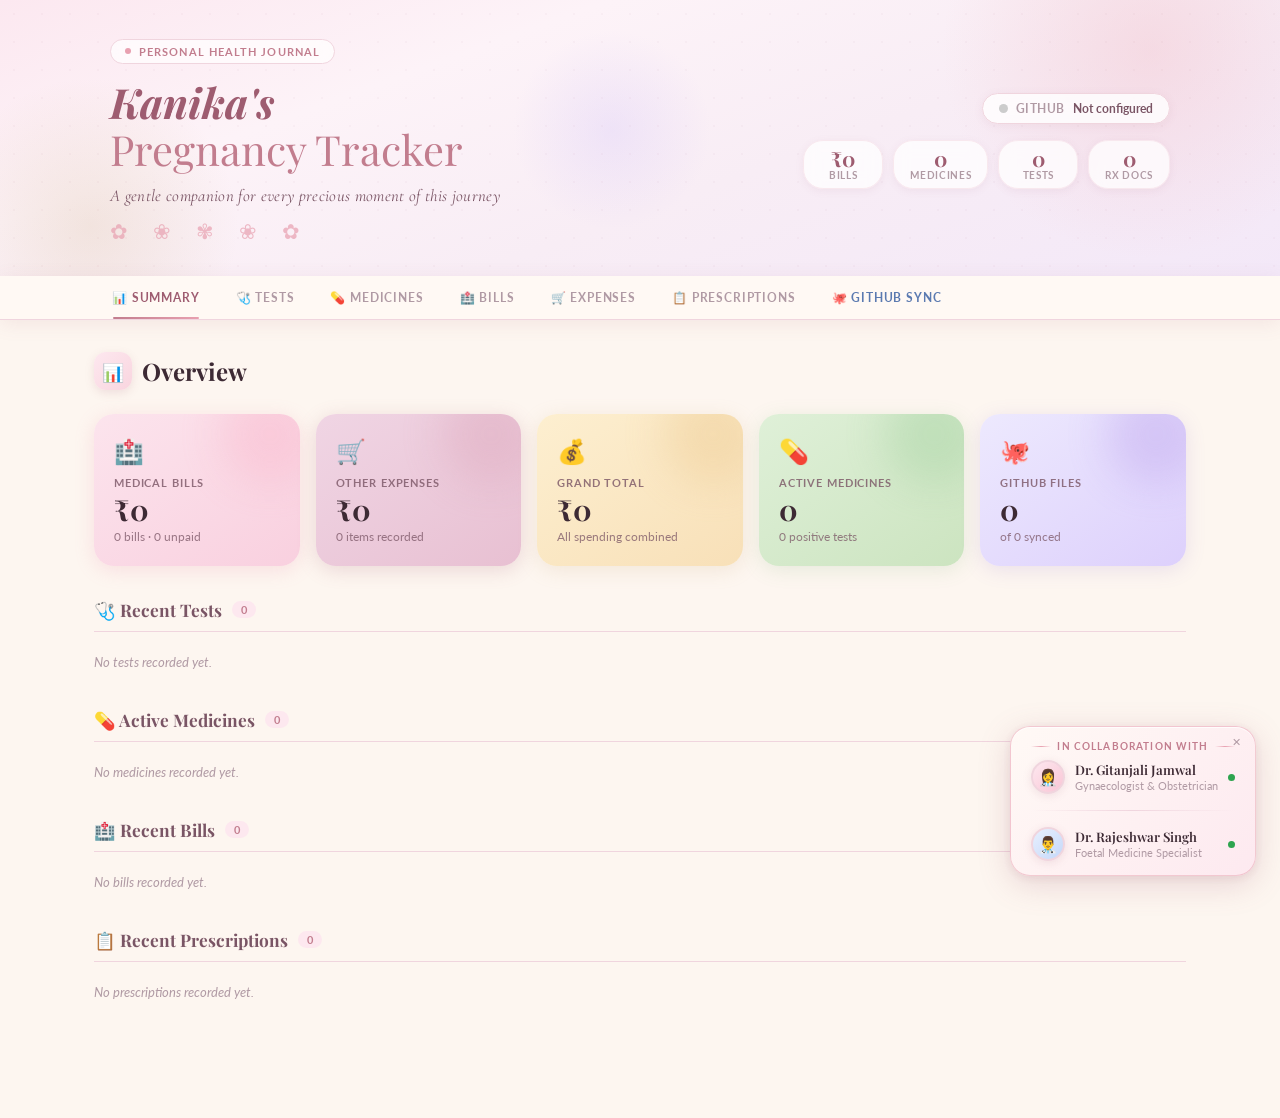
<file: kanika-pregnancy-tracker_2.html>
<!DOCTYPE html>
<html lang="en">
<head>
<meta charset="UTF-8">
<meta name="viewport" content="width=device-width, initial-scale=1.0">
<title>Kanika's Pregnancy Tracker</title>
<link href="https://fonts.googleapis.com/css2?family=Playfair+Display:ital,wght@0,400;0,500;0,600;0,700;1,400;1,500&family=Lato:wght@300;400;700&family=Cormorant+Garamond:ital,wght@0,300;0,400;0,600;1,300;1,400&display=swap" rel="stylesheet">
<style>
/* ══════════════════════════════════════════════════════════
   ROOT & RESET
══════════════════════════════════════════════════════════ */
:root{
  --blush:#f2c4ce; --rose:#e8a0b0; --mauve:#c27d8e; --deep-mauve:#9e5c70; --darker-mauve:#7a4255;
  --cream:#fdf6f0; --warm-white:#fff9f5; --petal:#fde8ef; --soft-pink:#f9d5df; --champagne:#fdf0e6;
  --sage:#b8c9b0; --gold:#c9a97a; --gold-light:#f0dfc0; --lavender:#ede9fe; --lilac:#d4c5f9;
  --text-dark:#3d2a34; --text-mid:#7a5565; --text-light:#b09aA4;
  --border:#f0d5de; --border-soft:#f8e8ee;
  --shadow-xs:rgba(158,92,112,0.08); --shadow:rgba(158,92,112,0.15); --shadow-md:rgba(158,92,112,0.22); --shadow-lg:rgba(100,50,70,0.28);
  --gh:#24292f; --gh-green:#2ea44f;
  --r16:16px; --r20:20px; --r30:30px;
}
*{box-sizing:border-box;margin:0;padding:0;}
html{scroll-behavior:smooth;}
body{font-family:'Lato',sans-serif;background:var(--cream);color:var(--text-dark);min-height:100vh;overflow-x:hidden;}

/* ══════════════════════════════════════════════════════════
   FLOATING COLLABORATION BANNER
══════════════════════════════════════════════════════════ */
.collab-banner{
  position:fixed;bottom:24px;right:24px;z-index:9999;
  background:linear-gradient(135deg,rgba(255,249,245,0.96) 0%,rgba(253,232,239,0.96) 100%);
  backdrop-filter:blur(16px);-webkit-backdrop-filter:blur(16px);
  border:1px solid rgba(232,160,176,0.5);
  border-radius:20px;padding:14px 20px;
  box-shadow:0 8px 32px rgba(158,92,112,0.22),0 2px 8px rgba(158,92,112,0.12),inset 0 1px 0 rgba(255,255,255,0.8);
  max-width:310px;
  animation:bannerFloat 6s ease-in-out infinite, bannerIn 0.8s cubic-bezier(0.34,1.56,0.64,1) 1s both;
  cursor:default;
  transition:transform 0.3s,box-shadow 0.3s;
}
.collab-banner:hover{
  transform:translateY(-4px) scale(1.02);
  box-shadow:0 16px 48px rgba(158,92,112,0.28),0 4px 12px rgba(158,92,112,0.16),inset 0 1px 0 rgba(255,255,255,0.9);
}
@keyframes bannerIn{from{opacity:0;transform:translateY(20px) scale(0.9);}to{opacity:1;transform:translateY(0) scale(1);}}
@keyframes bannerFloat{0%,100%{transform:translateY(0);}50%{transform:translateY(-6px);}}
.banner-dismiss{position:absolute;top:8px;right:10px;background:none;border:none;cursor:pointer;font-size:0.7rem;color:var(--text-light);line-height:1;padding:2px 4px;border-radius:4px;transition:color 0.2s;}
.banner-dismiss:hover{color:var(--deep-mauve);}
.banner-collab-label{font-size:0.6rem;font-weight:700;letter-spacing:0.12em;text-transform:uppercase;color:var(--mauve);margin-bottom:8px;display:flex;align-items:center;gap:6px;}
.banner-collab-label::before,.banner-collab-label::after{content:'';flex:1;height:1px;background:linear-gradient(90deg,transparent,var(--rose),transparent);}
.banner-doctors{display:flex;flex-direction:column;gap:8px;}
.banner-doctor{display:flex;align-items:center;gap:10px;}
.banner-avatar{width:34px;height:34px;border-radius:50%;display:flex;align-items:center;justify-content:center;font-size:1rem;flex-shrink:0;border:2px solid var(--border);box-shadow:0 2px 8px var(--shadow);}
.banner-avatar.av1{background:linear-gradient(135deg,#fde8ef,#f9c5d5);}
.banner-avatar.av2{background:linear-gradient(135deg,#e8f0fe,#c5d8f9);}
.banner-dr-info{flex:1;}
.banner-dr-name{font-family:'Playfair Display',serif;font-size:0.82rem;font-weight:600;color:var(--text-dark);line-height:1.2;}
.banner-dr-title{font-size:0.68rem;color:var(--text-light);margin-top:1px;}
.banner-pulse{width:7px;height:7px;border-radius:50%;background:var(--gh-green);flex-shrink:0;
  animation:pulse 2s ease-in-out infinite;box-shadow:0 0 0 0 rgba(46,164,79,0.4);}
@keyframes pulse{0%{box-shadow:0 0 0 0 rgba(46,164,79,0.4);}70%{box-shadow:0 0 0 6px rgba(46,164,79,0);}100%{box-shadow:0 0 0 0 rgba(46,164,79,0);}}
.banner-divider{height:1px;background:linear-gradient(90deg,transparent,var(--border),transparent);margin:8px 0;}

/* ══════════════════════════════════════════════════════════
   HERO HEADER
══════════════════════════════════════════════════════════ */
.hero{
  position:relative;overflow:hidden;
  background:linear-gradient(160deg,#fce8f0 0%,#fdf3f8 30%,#f8edf5 60%,#f3e8f8 100%);
  padding:0;
}
/* Decorative circles */
.hero-orb{position:absolute;border-radius:50%;pointer-events:none;}
.hero-orb.o1{width:420px;height:420px;top:-160px;right:-80px;background:radial-gradient(circle,rgba(242,196,206,0.45) 0%,transparent 70%);}
.hero-orb.o2{width:300px;height:300px;bottom:-100px;left:-60px;background:radial-gradient(circle,rgba(201,169,122,0.2) 0%,transparent 70%);}
.hero-orb.o3{width:200px;height:200px;top:30px;left:40%;background:radial-gradient(circle,rgba(212,197,249,0.3) 0%,transparent 70%);}
.hero-pattern{position:absolute;inset:0;opacity:0.04;background-image:
  radial-gradient(circle,#9e5c70 1px,transparent 1px);background-size:28px 28px;}

.hero-inner{max-width:1140px;margin:0 auto;padding:38px 40px 32px;position:relative;z-index:1;
  display:flex;align-items:center;justify-content:space-between;flex-wrap:wrap;gap:20px;}

.hero-left{}
.hero-eyebrow{display:inline-flex;align-items:center;gap:8px;background:rgba(255,255,255,0.7);
  border:1px solid var(--border);border-radius:30px;padding:5px 14px;
  font-size:0.68rem;font-weight:700;letter-spacing:0.1em;text-transform:uppercase;color:var(--mauve);margin-bottom:14px;
  backdrop-filter:blur(8px);}
.hero-eyebrow .dot{width:6px;height:6px;border-radius:50%;background:var(--rose);animation:pulse 2s infinite;}
.hero-title{font-family:'Playfair Display',serif;font-size:2.6rem;font-weight:700;line-height:1.15;color:var(--text-dark);}
.hero-title .name{color:var(--deep-mauve);font-style:italic;}
.hero-title .word{display:block;}
.hero-title .word2{color:var(--mauve);font-weight:400;}
.hero-subtitle{font-family:'Cormorant Garamond',serif;font-size:1.05rem;color:var(--text-mid);margin-top:10px;font-style:italic;letter-spacing:0.02em;line-height:1.6;}
.hero-florals{font-size:1.3rem;letter-spacing:10px;color:var(--rose);opacity:0.7;margin-top:8px;display:block;}

.hero-right{display:flex;flex-direction:column;align-items:flex-end;gap:10px;}
.gh-pill{display:flex;align-items:center;gap:8px;background:rgba(255,255,255,0.8);
  border:1px solid var(--border);border-radius:30px;padding:8px 16px;
  backdrop-filter:blur(8px);box-shadow:0 2px 10px var(--shadow-xs);}
.gh-dot{width:9px;height:9px;border-radius:50%;background:#ccc;flex-shrink:0;transition:background 0.3s;}
.gh-dot.connected{background:var(--gh-green);box-shadow:0 0 0 3px rgba(46,164,79,0.2);}
.gh-dot.error{background:#e05050;}
.gh-label{font-size:0.72rem;font-weight:700;letter-spacing:0.05em;text-transform:uppercase;color:var(--text-light);}
.gh-repo-name{font-size:0.72rem;color:var(--text-mid);font-weight:700;}

/* Stat pills row */
.hero-stats-row{display:flex;gap:10px;flex-wrap:wrap;margin-top:6px;}
.hero-stat-pill{background:rgba(255,255,255,0.75);border:1px solid var(--border-soft);border-radius:20px;
  padding:7px 16px;backdrop-filter:blur(8px);text-align:center;min-width:80px;
  box-shadow:0 2px 8px var(--shadow-xs);}
.hsp-val{font-family:'Playfair Display',serif;font-size:1.3rem;font-weight:700;color:var(--deep-mauve);display:block;line-height:1;}
.hsp-lbl{font-size:0.6rem;font-weight:700;letter-spacing:0.07em;text-transform:uppercase;color:var(--text-light);margin-top:2px;display:block;}

/* ══════════════════════════════════════════════════════════
   NAV
══════════════════════════════════════════════════════════ */
.nav-wrap{
  background:rgba(255,249,245,0.92);border-bottom:1px solid var(--border);
  position:sticky;top:0;z-index:200;
  backdrop-filter:blur(20px);-webkit-backdrop-filter:blur(20px);
  box-shadow:0 4px 20px rgba(158,92,112,0.1);
}
.nav{max-width:1140px;margin:0 auto;display:flex;overflow-x:auto;padding:0 24px;gap:0;}
.nav::-webkit-scrollbar{height:2px;}.nav::-webkit-scrollbar-thumb{background:var(--blush);}
.tab-btn{
  background:none;border:none;cursor:pointer;padding:14px 18px;
  font-family:'Lato',sans-serif;font-size:0.75rem;font-weight:700;letter-spacing:0.07em;
  text-transform:uppercase;color:var(--text-light);position:relative;white-space:nowrap;transition:color 0.25s;
}
.tab-btn::after{content:'';position:absolute;bottom:0;left:15%;right:15%;height:2.5px;
  background:linear-gradient(90deg,var(--mauve),var(--rose));
  transform:scaleX(0);transition:transform 0.3s cubic-bezier(0.34,1.56,0.64,1);border-radius:2px;}
.tab-btn.active{color:var(--deep-mauve);}.tab-btn.active::after{transform:scaleX(1);}
.tab-btn:hover:not(.active){color:var(--mauve);}
.tab-btn.gh-tab{color:#5b7ab0;}.tab-btn.gh-tab.active{color:var(--gh);}

/* ══════════════════════════════════════════════════════════
   MAIN LAYOUT
══════════════════════════════════════════════════════════ */
.main{max-width:1140px;margin:0 auto;padding:32px 24px 80px;}
.panel{display:none;animation:fadeUp 0.35s ease;}.panel.active{display:block;}
@keyframes fadeUp{from{opacity:0;transform:translateY(14px);}to{opacity:1;transform:translateY(0);}}

/* ══════════════════════════════════════════════════════════
   SECTION HEADER
══════════════════════════════════════════════════════════ */
.section-header{display:flex;align-items:center;justify-content:space-between;margin-bottom:24px;flex-wrap:wrap;gap:14px;}
.section-title{font-family:'Playfair Display',serif;font-size:1.5rem;font-weight:700;color:var(--text-dark);display:flex;align-items:center;gap:10px;}
.section-title .icon-wrap{width:38px;height:38px;border-radius:12px;display:flex;align-items:center;justify-content:center;font-size:1.1rem;background:linear-gradient(135deg,var(--petal),var(--soft-pink));box-shadow:0 3px 10px var(--shadow);}
.header-btns{display:flex;gap:8px;flex-wrap:wrap;}

/* ══════════════════════════════════════════════════════════
   BUTTONS
══════════════════════════════════════════════════════════ */
.btn{display:inline-flex;align-items:center;gap:6px;padding:9px 20px;border-radius:var(--r30);border:none;
  cursor:pointer;font-family:'Lato',sans-serif;font-size:0.77rem;font-weight:700;letter-spacing:0.06em;text-transform:uppercase;transition:all 0.22s;}
.btn-primary{background:linear-gradient(135deg,var(--mauve),var(--deep-mauve));color:white;box-shadow:0 4px 16px rgba(158,92,112,0.35);}
.btn-primary:hover{transform:translateY(-2px);box-shadow:0 8px 24px rgba(158,92,112,0.45);}
.btn-outline{background:rgba(255,255,255,0.9);color:var(--mauve);border:1.5px solid var(--rose);backdrop-filter:blur(8px);}
.btn-outline:hover{background:var(--petal);transform:translateY(-1px);}
.btn-gold{background:linear-gradient(135deg,var(--gold),#b8924a);color:white;box-shadow:0 4px 16px rgba(201,169,122,0.4);}
.btn-gold:hover{transform:translateY(-2px);box-shadow:0 8px 24px rgba(201,169,122,0.5);}
.btn-gh{background:var(--gh);color:white;box-shadow:0 4px 14px rgba(36,41,47,0.3);}.btn-gh:hover{background:#1c2128;transform:translateY(-1px);}
.btn-gh-outline{background:white;color:var(--gh);border:1.5px solid #c6cdd5;}.btn-gh-outline:hover{background:#f6f8fa;}
.btn-sm{padding:5px 13px;font-size:0.69rem;border-radius:20px;}
.btn-danger{background:linear-gradient(135deg,#f0a8a8,#e08080);color:#5a2020;border:none;box-shadow:0 2px 8px rgba(200,80,80,0.2);}
.btn-danger:hover{transform:translateY(-1px);}
.btn-edit{background:var(--soft-pink);color:var(--deep-mauve);border:none;}.btn-edit:hover{background:var(--blush);}
.btn:disabled{opacity:0.5;cursor:not-allowed;transform:none !important;}

/* ══════════════════════════════════════════════════════════
   CARDS
══════════════════════════════════════════════════════════ */
.cards-grid{display:grid;grid-template-columns:repeat(auto-fill,minmax(310px,1fr));gap:18px;}

.entry-card{
  background:rgba(255,255,255,0.9);
  border:1px solid var(--border-soft);
  border-radius:var(--r20);padding:22px;position:relative;
  transition:box-shadow 0.25s,transform 0.25s,border-color 0.25s;
  box-shadow:0 2px 12px var(--shadow-xs),inset 0 1px 0 rgba(255,255,255,0.9);
  backdrop-filter:blur(8px);
}
.entry-card::before{content:'';position:absolute;top:0;left:0;right:0;height:3px;border-radius:var(--r20) var(--r20) 0 0;
  background:linear-gradient(90deg,var(--rose),var(--blush),var(--rose));background-size:200%;
  opacity:0;transition:opacity 0.3s;}
.entry-card:hover{box-shadow:0 8px 32px var(--shadow-md);transform:translateY(-3px);border-color:var(--blush);}
.entry-card:hover::before{opacity:1;}
.rx-card{border-left:3px solid #b39ddb;}

.card-top{display:flex;justify-content:space-between;align-items:flex-start;gap:8px;}
.card-title{font-family:'Playfair Display',serif;font-size:1.02rem;font-weight:600;color:var(--text-dark);line-height:1.3;}
.card-actions{display:flex;gap:5px;flex-shrink:0;flex-wrap:wrap;}
.card-meta{margin-top:12px;display:flex;flex-direction:column;gap:6px;}
.card-meta-row{display:flex;gap:8px;align-items:center;font-size:0.8rem;color:var(--text-mid);flex-wrap:wrap;}
.card-meta-row strong{color:var(--text-dark);}
.card-notes{margin-top:10px;padding:9px 13px;background:linear-gradient(135deg,var(--cream),var(--champagne));border-radius:10px;font-size:0.79rem;color:var(--text-light);font-style:italic;line-height:1.5;border-left:2px solid var(--blush);}

/* ══════════════════════════════════════════════════════════
   ATTACHMENT CHIPS
══════════════════════════════════════════════════════════ */
.attachment-strip{margin-top:14px;display:flex;flex-wrap:wrap;gap:7px;}
.attach-chip{display:inline-flex;align-items:center;gap:5px;padding:5px 13px;border-radius:20px;
  font-size:0.72rem;font-weight:700;cursor:pointer;transition:all 0.2s;border:none;}
.attach-chip.report{background:linear-gradient(135deg,#fde8ef,#fcd0df);color:var(--deep-mauve);box-shadow:0 2px 6px rgba(158,92,112,0.15);}
.attach-chip.bill-chip{background:linear-gradient(135deg,#e8f4fd,#cde4f9);color:#1a5a8a;box-shadow:0 2px 6px rgba(26,90,138,0.12);}
.attach-chip.rx-chip{background:linear-gradient(135deg,#ede9fe,#d9d0fc);color:#5b3db0;box-shadow:0 2px 6px rgba(91,61,176,0.12);}
.attach-chip:hover{transform:translateY(-2px);filter:brightness(0.97);}
.gh-synced-badge{display:inline-flex;align-items:center;gap:3px;font-size:0.65rem;font-weight:700;
  background:#e8f5e9;color:#2e7d32;border-radius:8px;padding:2px 7px;}

/* ══════════════════════════════════════════════════════════
   BADGES
══════════════════════════════════════════════════════════ */
.badge{display:inline-block;padding:3px 11px;border-radius:20px;font-size:0.7rem;font-weight:700;letter-spacing:0.04em;text-transform:uppercase;}
.badge-positive{background:linear-gradient(135deg,#d4f0d4,#c0e8c0);color:#1e5e1e;}
.badge-negative{background:linear-gradient(135deg,#fde8e8,#fcd0d0);color:#7b2020;}
.badge-pending{background:linear-gradient(135deg,#fff3cd,#ffe8a0);color:#6b4f00;}
.badge-active{background:linear-gradient(135deg,#d4eeff,#b8e0ff);color:#0f4a8a;}
.badge-completed{background:linear-gradient(135deg,#ede9fe,#d9d0fc);color:#4a2fa0;}
.badge-paid{background:linear-gradient(135deg,#d4f0d4,#c0e8c0);color:#1e5e1e;}
.badge-unpaid{background:linear-gradient(135deg,#fde8e8,#fcd0d0);color:#7b2020;}

/* ══════════════════════════════════════════════════════════
   MODAL
══════════════════════════════════════════════════════════ */
.modal-backdrop{display:none;position:fixed;inset:0;
  background:rgba(62,35,48,0.5);backdrop-filter:blur(8px);-webkit-backdrop-filter:blur(8px);
  z-index:1000;align-items:center;justify-content:center;padding:20px;}
.modal-backdrop.open{display:flex;}
.modal{
  background:linear-gradient(160deg,rgba(255,249,245,0.98),rgba(253,232,239,0.98));
  border-radius:24px;padding:32px;width:100%;max-width:560px;
  max-height:92vh;overflow-y:auto;
  box-shadow:0 24px 80px rgba(100,50,70,0.3),inset 0 1px 0 rgba(255,255,255,0.9);
  border:1px solid rgba(242,196,206,0.4);
  animation:modalIn 0.3s cubic-bezier(0.34,1.3,0.64,1);
}
.modal.wide{max-width:720px;}
@keyframes modalIn{from{opacity:0;transform:scale(0.9) translateY(12px);}to{opacity:1;transform:scale(1) translateY(0);}}
.modal h2{font-family:'Playfair Display',serif;font-size:1.4rem;color:var(--deep-mauve);margin-bottom:22px;display:flex;align-items:center;gap:10px;}
.modal-footer{display:flex;gap:10px;justify-content:flex-end;margin-top:24px;flex-wrap:wrap;}
.modal-divider{border:none;border-top:1px solid var(--border);margin:20px 0;}
.modal-section-label{font-size:0.73rem;font-weight:700;letter-spacing:0.08em;text-transform:uppercase;
  color:var(--mauve);margin-bottom:14px;display:flex;align-items:center;gap:10px;}
.modal-section-label::after{content:'';flex:1;height:1px;background:linear-gradient(90deg,var(--border),transparent);}

/* ══════════════════════════════════════════════════════════
   FORM
══════════════════════════════════════════════════════════ */
.form-group{margin-bottom:16px;}
.form-row{display:grid;grid-template-columns:1fr 1fr;gap:14px;}
label{display:block;font-size:0.74rem;font-weight:700;letter-spacing:0.07em;text-transform:uppercase;color:var(--text-mid);margin-bottom:6px;}
input,select,textarea{
  width:100%;padding:10px 15px;
  background:rgba(255,255,255,0.9);
  border:1.5px solid var(--border);
  border-radius:12px;font-family:'Lato',sans-serif;font-size:0.87rem;color:var(--text-dark);
  transition:border-color 0.2s,box-shadow 0.2s;outline:none;
}
input:focus,select:focus,textarea:focus{border-color:var(--mauve);box-shadow:0 0 0 3px rgba(194,125,142,0.15);}
textarea{resize:vertical;min-height:70px;}
.token-row{display:flex;gap:8px;align-items:flex-end;}
.token-row .form-group{flex:1;margin:0;}
.token-toggle{background:rgba(255,255,255,0.9);border:1.5px solid var(--border);border-radius:12px;padding:10px 14px;cursor:pointer;font-size:0.84rem;color:var(--text-mid);white-space:nowrap;flex-shrink:0;transition:border-color 0.2s;}
.token-toggle:hover{border-color:var(--mauve);}

/* ══════════════════════════════════════════════════════════
   UPLOAD ZONE
══════════════════════════════════════════════════════════ */
.upload-zone{
  border:2px dashed var(--rose);border-radius:16px;padding:22px 16px;
  background:linear-gradient(135deg,var(--petal),rgba(253,232,239,0.5));
  text-align:center;cursor:pointer;transition:all 0.25s;position:relative;overflow:hidden;
}
.upload-zone:hover,.upload-zone.drag-over{border-color:var(--deep-mauve);background:linear-gradient(135deg,var(--soft-pink),var(--petal));transform:scale(1.01);}
.upload-zone input[type="file"]{position:absolute;inset:0;opacity:0;cursor:pointer;width:100%;height:100%;border:none;background:none;padding:0;margin:0;}
.uz-icon{font-size:2rem;margin-bottom:6px;display:block;}
.uz-title{font-size:0.83rem;font-weight:700;color:var(--text-mid);}
.uz-sub{font-size:0.7rem;color:var(--text-light);margin-top:3px;}
.upload-wrap{margin-bottom:14px;}

/* File preview */
.file-preview-list{display:flex;flex-direction:column;gap:7px;margin-top:10px;}
.file-preview-item{display:flex;align-items:center;gap:9px;padding:8px 13px;
  background:rgba(255,255,255,0.9);border:1px solid var(--border);border-radius:12px;font-size:0.79rem;}
.fp-icon{font-size:1rem;flex-shrink:0;}.fp-name{font-weight:700;color:var(--text-dark);overflow:hidden;text-overflow:ellipsis;white-space:nowrap;flex:1;min-width:0;}
.fp-size{font-size:0.67rem;color:var(--text-light);flex-shrink:0;}
.fp-remove{background:none;border:none;cursor:pointer;font-size:0.9rem;color:var(--text-light);padding:0 2px;line-height:1;margin-left:4px;transition:color 0.2s;}
.fp-remove:hover{color:#c05050;}

/* ══════════════════════════════════════════════════════════
   VIEWER
══════════════════════════════════════════════════════════ */
.viewer-header{display:flex;justify-content:space-between;align-items:center;margin-bottom:14px;}
.viewer-tabs{display:flex;gap:6px;flex-wrap:wrap;margin-bottom:12px;}
.vtab{padding:6px 14px;border-radius:20px;border:1.5px solid var(--border);background:rgba(255,255,255,0.8);font-size:0.74rem;font-weight:700;cursor:pointer;color:var(--text-mid);transition:all 0.2s;}
.vtab.active{background:var(--deep-mauve);color:white;border-color:var(--deep-mauve);}
.viewer-body{background:#ece8e4;border-radius:14px;overflow:hidden;min-height:160px;display:flex;align-items:center;justify-content:center;}
.viewer-img{width:100%;height:auto;display:block;max-height:60vh;object-fit:contain;}
.viewer-pdf{width:100%;height:60vh;border:none;display:block;}
.viewer-meta{margin-top:10px;font-size:0.77rem;color:var(--text-light);}
.viewer-meta a{color:var(--mauve);font-weight:700;}

/* ══════════════════════════════════════════════════════════
   SUMMARY DASHBOARD
══════════════════════════════════════════════════════════ */
.summary-grid{display:grid;grid-template-columns:repeat(auto-fill,minmax(190px,1fr));gap:16px;margin-bottom:32px;}

.stat-card{
  position:relative;overflow:hidden;border-radius:var(--r20);padding:22px 20px;
  transition:transform 0.25s,box-shadow 0.25s;cursor:default;
}
.stat-card:hover{transform:translateY(-4px);}
.stat-card.c-pink{background:linear-gradient(145deg,#fce4ed,#f9d0df);box-shadow:0 4px 20px rgba(232,128,160,0.2);}
.stat-card.c-mauve{background:linear-gradient(145deg,#f0d5e4,#e8c0d2);box-shadow:0 4px 20px rgba(158,92,112,0.2);}
.stat-card.c-gold{background:linear-gradient(145deg,#fdefd0,#f8e0b8);box-shadow:0 4px 20px rgba(201,169,122,0.2);}
.stat-card.c-sage{background:linear-gradient(145deg,#dff0d8,#cce4c0);box-shadow:0 4px 20px rgba(100,170,100,0.15);}
.stat-card.c-lav{background:linear-gradient(145deg,#ede9fe,#ddd0fc);box-shadow:0 4px 20px rgba(130,100,200,0.15);}
.stat-card-glow{position:absolute;width:100px;height:100px;border-radius:50%;top:-30px;right:-20px;opacity:0.3;filter:blur(20px);}
.c-pink .stat-card-glow{background:#f9a8c0;} .c-mauve .stat-card-glow{background:#d89ab0;}
.c-gold .stat-card-glow{background:#e8c080;} .c-sage .stat-card-glow{background:#90c890;}
.c-lav .stat-card-glow{background:#b090e8;}
.stat-icon{font-size:1.5rem;margin-bottom:10px;display:block;}
.stat-label{font-size:0.68rem;font-weight:700;letter-spacing:0.08em;text-transform:uppercase;color:var(--text-mid);margin-bottom:6px;opacity:0.8;}
.stat-value{font-family:'Playfair Display',serif;font-size:1.8rem;font-weight:700;color:var(--text-dark);line-height:1;}
.stat-sub{font-size:0.74rem;color:var(--text-mid);margin-top:5px;opacity:0.75;}

.summary-section{margin-bottom:30px;}
.summary-section-header{display:flex;align-items:center;gap:10px;margin-bottom:14px;padding-bottom:10px;border-bottom:1px solid var(--border);}
.summary-section-header h3{font-family:'Playfair Display',serif;font-size:1.08rem;color:var(--text-mid);}
.summary-section-header .ss-count{background:var(--petal);color:var(--mauve);font-size:0.7rem;font-weight:700;border-radius:10px;padding:2px 9px;}
.mini-list{display:flex;flex-direction:column;gap:8px;}
.mini-item{
  display:flex;align-items:center;justify-content:space-between;
  background:rgba(255,255,255,0.85);border:1px solid var(--border-soft);
  border-radius:14px;padding:11px 15px;font-size:0.84rem;
  transition:box-shadow 0.2s;backdrop-filter:blur(6px);
}
.mini-item:hover{box-shadow:0 4px 14px var(--shadow);}
.mini-item-left{display:flex;flex-direction:column;gap:2px;}
.mini-item-name{font-weight:700;color:var(--text-dark);}
.mini-item-sub{font-size:0.73rem;color:var(--text-light);}
.amount{font-weight:700;color:var(--deep-mauve);font-size:0.92rem;}

/* ══════════════════════════════════════════════════════════
   TOTAL ROW
══════════════════════════════════════════════════════════ */
.total-row{
  background:linear-gradient(135deg,rgba(253,232,239,0.9),rgba(249,213,223,0.9));
  border:1px solid var(--rose);border-radius:14px;
  padding:14px 18px;display:flex;justify-content:space-between;align-items:center;margin-bottom:16px;
  backdrop-filter:blur(8px);box-shadow:0 3px 12px rgba(232,160,176,0.2);
}
.total-row-label{font-size:0.83rem;color:var(--text-mid);font-weight:700;}
.total-row-value{font-family:'Playfair Display',serif;font-size:1.3rem;color:var(--deep-mauve);font-weight:700;}

/* ══════════════════════════════════════════════════════════
   TIMELINE
══════════════════════════════════════════════════════════ */
.timeline{display:flex;flex-direction:column;gap:14px;}
.timeline-item{display:flex;gap:16px;align-items:flex-start;}
.timeline-dot-wrap{display:flex;flex-direction:column;align-items:center;gap:0;padding-top:4px;}
.timeline-dot{width:13px;height:13px;border-radius:50%;background:var(--mauve);flex-shrink:0;box-shadow:0 0 0 3px var(--soft-pink),0 0 0 6px rgba(194,125,142,0.1);}
.timeline-dot.positive{background:#4a9e4a;box-shadow:0 0 0 3px #d4f0d4,0 0 0 6px rgba(74,158,74,0.1);}
.timeline-dot.negative{background:#c05050;box-shadow:0 0 0 3px #fde8e8,0 0 0 6px rgba(192,80,80,0.1);}
.timeline-dot.pending{background:#c9a030;box-shadow:0 0 0 3px #fff3cd,0 0 0 6px rgba(201,160,48,0.1);}

/* ══════════════════════════════════════════════════════════
   FILTER BAR
══════════════════════════════════════════════════════════ */
.filter-bar{display:flex;gap:8px;margin-bottom:20px;flex-wrap:wrap;align-items:center;}
.filter-lbl{font-size:0.73rem;color:var(--text-light);font-weight:700;text-transform:uppercase;letter-spacing:0.06em;}
.filter-btn{padding:6px 15px;border-radius:20px;border:1.5px solid var(--border);
  background:rgba(255,255,255,0.8);font-size:0.73rem;font-weight:700;cursor:pointer;
  color:var(--text-mid);transition:all 0.2s;text-transform:uppercase;letter-spacing:0.04em;backdrop-filter:blur(6px);}
.filter-btn.active{background:linear-gradient(135deg,var(--mauve),var(--deep-mauve));color:white;border-color:transparent;box-shadow:0 3px 10px rgba(158,92,112,0.3);}
.filter-btn:hover:not(.active){background:var(--petal);}

/* ══════════════════════════════════════════════════════════
   EMPTY STATE
══════════════════════════════════════════════════════════ */
.empty-state{text-align:center;padding:60px 20px;}
.empty-icon-wrap{width:80px;height:80px;border-radius:50%;background:linear-gradient(135deg,var(--petal),var(--soft-pink));display:flex;align-items:center;justify-content:center;margin:0 auto 16px;font-size:2.2rem;box-shadow:0 8px 24px var(--shadow);}
.empty-state p{font-family:'Cormorant Garamond',serif;font-style:italic;font-size:1.1rem;color:var(--text-light);}

/* ══════════════════════════════════════════════════════════
   GITHUB PANEL
══════════════════════════════════════════════════════════ */
.gh-panel{display:flex;flex-direction:column;gap:22px;}
.gh-card{background:rgba(255,255,255,0.85);border:1px solid var(--border-soft);border-radius:var(--r20);padding:28px;box-shadow:0 2px 16px var(--shadow-xs);backdrop-filter:blur(8px);}
.gh-card h3{font-family:'Playfair Display',serif;font-size:1.1rem;color:var(--text-dark);margin-bottom:6px;}
.gh-card p{font-size:0.82rem;color:var(--text-light);margin-bottom:18px;line-height:1.65;}
.steps{display:flex;flex-direction:column;gap:14px;margin-bottom:22px;}
.step{display:flex;gap:14px;align-items:flex-start;}
.step-num{width:28px;height:28px;border-radius:50%;background:linear-gradient(135deg,var(--mauve),var(--deep-mauve));color:white;font-size:0.75rem;font-weight:700;display:flex;align-items:center;justify-content:center;flex-shrink:0;margin-top:1px;box-shadow:0 3px 8px rgba(158,92,112,0.3);}
.step-title{font-size:0.83rem;font-weight:700;color:var(--text-dark);margin-bottom:3px;}
.step-desc{font-size:0.77rem;color:var(--text-light);line-height:1.55;}
.step-desc a{color:var(--mauve);font-weight:700;}
.step-desc code{background:var(--cream);padding:1px 7px;border-radius:5px;font-size:0.75rem;color:var(--text-dark);border:1px solid var(--border);}
.gh-conn-status{display:flex;align-items:center;gap:10px;padding:12px 16px;border-radius:12px;font-size:0.82rem;font-weight:700;margin-top:14px;}
.gh-conn-status.idle{background:#f6f8fa;color:var(--text-light);}
.gh-conn-status.ok{background:linear-gradient(135deg,#e8f5e9,#d0efd4);color:#1e5e1e;}
.gh-conn-status.err{background:linear-gradient(135deg,#fde8e8,#fcd0d0);color:#7b2020;}
.gh-conn-status.loading{background:linear-gradient(135deg,#fff8e1,#ffe8a0);color:#6b4f00;}
.sync-log{background:var(--gh);border-radius:14px;padding:18px;font-family:'Lato',monospace;font-size:0.75rem;color:#e0e0e0;max-height:260px;overflow-y:auto;display:none;line-height:1.8;}
.sync-log.visible{display:block;}
.log-ok{color:#56d364;}.log-err{color:#ff7b72;}.log-info{color:#79c0ff;}.log-warn{color:#f0c96a;}
.sync-progress-wrap{height:6px;background:var(--border);border-radius:3px;overflow:hidden;margin:14px 0;display:none;}
.sync-progress-wrap.visible{display:block;}
.sync-progress-bar{height:100%;width:0%;background:linear-gradient(90deg,var(--mauve),var(--rose));border-radius:3px;transition:width 0.3s;}
.sync-files-grid{display:flex;flex-direction:column;gap:8px;margin-top:14px;}
.sync-file-row{display:flex;align-items:center;gap:10px;padding:9px 14px;background:rgba(255,255,255,0.7);border:1px solid var(--border);border-radius:12px;font-size:0.8rem;}
.sfc-icon{font-size:1rem;flex-shrink:0;}.sfc-name{flex:1;font-weight:700;color:var(--text-dark);overflow:hidden;text-overflow:ellipsis;white-space:nowrap;}
.sfc-type{font-size:0.7rem;color:var(--text-light);}.sfc-status{flex-shrink:0;font-size:0.72rem;font-weight:700;}
.sfc-status.pending{color:#856404;}.sfc-status.synced{color:#2e7d32;}.sfc-status.error{color:#8b2e2e;}

/* ══════════════════════════════════════════════════════════
   RESPONSIVE
══════════════════════════════════════════════════════════ */
@media(max-width:640px){
  .hero-inner{padding:24px 18px 20px;}
  .hero-title{font-size:1.9rem;}
  .hero-right{align-items:flex-start;}
  .main{padding:20px 14px 60px;}
  .form-row{grid-template-columns:1fr;}
  .modal{padding:22px;}
  .summary-grid{grid-template-columns:1fr 1fr;}
  .collab-banner{bottom:16px;right:16px;max-width:280px;}
  .token-row{flex-direction:column;}
}
::-webkit-scrollbar{width:6px;height:6px;}
::-webkit-scrollbar-track{background:var(--cream);}
::-webkit-scrollbar-thumb{background:linear-gradient(var(--blush),var(--rose));border-radius:4px;}
</style>
</head>
<body>

<!-- ╔══════════════════════════════════════════════╗
     ║  FLOATING COLLABORATION BANNER               ║
     ╚══════════════════════════════════════════════╝ -->
<div class="collab-banner" id="collab-banner">
  <button class="banner-dismiss" onclick="document.getElementById('collab-banner').style.display='none'" title="Dismiss">✕</button>
  <div class="banner-collab-label">In Collaboration With</div>
  <div class="banner-doctors">
    <div class="banner-doctor">
      <div class="banner-avatar av1">👩‍⚕️</div>
      <div class="banner-dr-info">
        <div class="banner-dr-name">Dr. Gitanjali Jamwal</div>
        <div class="banner-dr-title">Gynaecologist &amp; Obstetrician</div>
      </div>
      <div class="banner-pulse"></div>
    </div>
    <div class="banner-divider"></div>
    <div class="banner-doctor">
      <div class="banner-avatar av2">👨‍⚕️</div>
      <div class="banner-dr-info">
        <div class="banner-dr-name">Dr. Rajeshwar Singh</div>
        <div class="banner-dr-title">Foetal Medicine Specialist</div>
      </div>
      <div class="banner-pulse"></div>
    </div>
  </div>
</div>

<!-- ╔══════════════════════════════════════════════╗
     ║  HERO HEADER                                 ║
     ╚══════════════════════════════════════════════╝ -->
<div class="hero">
  <div class="hero-orb o1"></div>
  <div class="hero-orb o2"></div>
  <div class="hero-orb o3"></div>
  <div class="hero-pattern"></div>
  <div class="hero-inner">
    <div class="hero-left">
      <div class="hero-eyebrow"><span class="dot"></span> Personal Health Journal</div>
      <h1 class="hero-title">
        <span class="word"><span class="name">Kanika's</span></span>
        <span class="word word2">Pregnancy Tracker</span>
      </h1>
      <p class="hero-subtitle">A gentle companion for every precious moment of this journey</p>
      <span class="hero-florals">✿ ❀ ✾ ❀ ✿</span>
    </div>
    <div class="hero-right">
      <div class="gh-pill">
        <div class="gh-dot" id="gh-header-dot"></div>
        <span class="gh-label">GitHub</span>
        <span class="gh-repo-name" id="gh-header-repo">Not configured</span>
      </div>
      <div class="hero-stats-row" id="hero-stats-row">
        <div class="hero-stat-pill"><span class="hsp-val" id="hs-bills">₹0</span><span class="hsp-lbl">Bills</span></div>
        <div class="hero-stat-pill"><span class="hsp-val" id="hs-meds">0</span><span class="hsp-lbl">Medicines</span></div>
        <div class="hero-stat-pill"><span class="hsp-val" id="hs-tests">0</span><span class="hsp-lbl">Tests</span></div>
        <div class="hero-stat-pill"><span class="hsp-val" id="hs-rxs">0</span><span class="hsp-lbl">Rx Docs</span></div>
      </div>
    </div>
  </div>
</div>

<!-- ╔══════════════════════════════════════════════╗
     ║  NAV                                         ║
     ╚══════════════════════════════════════════════╝ -->
<div class="nav-wrap">
  <div class="nav">
    <button class="tab-btn active" onclick="switchTab('summary',this)">📊 Summary</button>
    <button class="tab-btn" onclick="switchTab('tests',this)">🩺 Tests</button>
    <button class="tab-btn" onclick="switchTab('medicines',this)">💊 Medicines</button>
    <button class="tab-btn" onclick="switchTab('bills',this)">🏥 Bills</button>
    <button class="tab-btn" onclick="switchTab('expenses',this)">🛒 Expenses</button>
    <button class="tab-btn" onclick="switchTab('prescriptions',this)">📋 Prescriptions</button>
    <button class="tab-btn gh-tab" onclick="switchTab('github',this)">🐙 GitHub Sync</button>
  </div>
</div>

<div class="main">

  <!-- SUMMARY -->
  <div class="panel active" id="panel-summary">
    <div class="section-header">
      <div class="section-title"><div class="icon-wrap">📊</div> Overview</div>
    </div>
    <div class="summary-grid" id="summary-stats"></div>
    <div class="summary-section">
      <div class="summary-section-header"><h3>🩺 Recent Tests</h3><span class="ss-count" id="sc-tests">0</span></div>
      <div class="mini-list" id="summary-tests"></div>
    </div>
    <div class="summary-section">
      <div class="summary-section-header"><h3>💊 Active Medicines</h3><span class="ss-count" id="sc-meds">0</span></div>
      <div class="mini-list" id="summary-meds"></div>
    </div>
    <div class="summary-section">
      <div class="summary-section-header"><h3>🏥 Recent Bills</h3><span class="ss-count" id="sc-bills">0</span></div>
      <div class="mini-list" id="summary-bills"></div>
    </div>
    <div class="summary-section">
      <div class="summary-section-header"><h3>📋 Recent Prescriptions</h3><span class="ss-count" id="sc-rxs">0</span></div>
      <div class="mini-list" id="summary-rxs"></div>
    </div>
  </div>

  <!-- TESTS -->
  <div class="panel" id="panel-tests">
    <div class="section-header">
      <div class="section-title"><div class="icon-wrap">🩺</div> Pregnancy Tests</div>
      <div class="header-btns">
        <button class="btn btn-outline" onclick="exportCSV('tests')">⬇ Export CSV</button>
        <button class="btn btn-primary" onclick="openModal('tests')">＋ Add Test</button>
      </div>
    </div>
    <div class="filter-bar">
      <span class="filter-lbl">Filter:</span>
      <button class="filter-btn active" onclick="setFilter('tests','all',this)">All</button>
      <button class="filter-btn" onclick="setFilter('tests','Positive',this)">Positive</button>
      <button class="filter-btn" onclick="setFilter('tests','Negative',this)">Negative</button>
      <button class="filter-btn" onclick="setFilter('tests','Pending',this)">Pending</button>
    </div>
    <div class="timeline" id="tests-list"></div>
  </div>

  <!-- MEDICINES -->
  <div class="panel" id="panel-medicines">
    <div class="section-header">
      <div class="section-title"><div class="icon-wrap">💊</div> Medicines &amp; Supplements</div>
      <div class="header-btns">
        <button class="btn btn-outline" onclick="exportCSV('medicines')">⬇ Export CSV</button>
        <button class="btn btn-primary" onclick="openModal('medicines')">＋ Add Medicine</button>
      </div>
    </div>
    <div class="filter-bar">
      <span class="filter-lbl">Filter:</span>
      <button class="filter-btn active" onclick="setFilter('medicines','all',this)">All</button>
      <button class="filter-btn" onclick="setFilter('medicines','active',this)">Active</button>
      <button class="filter-btn" onclick="setFilter('medicines','completed',this)">Completed</button>
    </div>
    <div class="cards-grid" id="medicines-list"></div>
  </div>

  <!-- BILLS -->
  <div class="panel" id="panel-bills">
    <div class="section-header">
      <div class="section-title"><div class="icon-wrap">🏥</div> Medical Bills</div>
      <div class="header-btns">
        <button class="btn btn-outline" onclick="exportCSV('bills')">⬇ Export CSV</button>
        <button class="btn btn-primary" onclick="openModal('bills')">＋ Add Bill</button>
      </div>
    </div>
    <div class="filter-bar">
      <span class="filter-lbl">Filter:</span>
      <button class="filter-btn active" onclick="setFilter('bills','all',this)">All</button>
      <button class="filter-btn" onclick="setFilter('bills','Unpaid',this)">Unpaid</button>
      <button class="filter-btn" onclick="setFilter('bills','Paid',this)">Paid</button>
    </div>
    <div id="bills-total-row"></div>
    <div class="cards-grid" id="bills-list"></div>
  </div>

  <!-- EXPENSES -->
  <div class="panel" id="panel-expenses">
    <div class="section-header">
      <div class="section-title"><div class="icon-wrap">🛒</div> Other Expenses</div>
      <div class="header-btns">
        <button class="btn btn-outline" onclick="exportCSV('expenses')">⬇ Export CSV</button>
        <button class="btn btn-primary" onclick="openModal('expenses')">＋ Add Expense</button>
      </div>
    </div>
    <div class="filter-bar">
      <span class="filter-lbl">Category:</span>
      <button class="filter-btn active" onclick="setFilter('expenses','all',this)">All</button>
      <button class="filter-btn" onclick="setFilter('expenses','Food',this)">Food</button>
      <button class="filter-btn" onclick="setFilter('expenses','Clothing',this)">Clothing</button>
      <button class="filter-btn" onclick="setFilter('expenses','Equipment',this)">Equipment</button>
      <button class="filter-btn" onclick="setFilter('expenses','Personal Care',this)">Personal Care</button>
      <button class="filter-btn" onclick="setFilter('expenses','Baby Items',this)">Baby Items</button>
      <button class="filter-btn" onclick="setFilter('expenses','Other',this)">Other</button>
    </div>
    <div id="expenses-total-row"></div>
    <div class="cards-grid" id="expenses-list"></div>
  </div>

  <!-- PRESCRIPTIONS -->
  <div class="panel" id="panel-prescriptions">
    <div class="section-header">
      <div class="section-title"><div class="icon-wrap">📋</div> Doctor Prescriptions</div>
      <div class="header-btns">
        <button class="btn btn-primary" onclick="openModal('prescriptions')">＋ Add Prescription</button>
      </div>
    </div>
    <div class="cards-grid" id="prescriptions-list"></div>
  </div>

  <!-- GITHUB SYNC -->
  <div class="panel" id="panel-github">
    <div class="section-header">
      <div class="section-title"><div class="icon-wrap" style="background:linear-gradient(135deg,#e8f0fe,#c5d8f9);">🐙</div> GitHub Sync</div>
    </div>
    <div class="gh-panel">
      <div class="gh-card">
        <h3>⚙️ Repository Configuration</h3>
        <p>Connect once — all uploaded files (test reports, bill scans, prescriptions) will be pushed to a private GitHub repository you own. Files are stored safely and accessible from any device.</p>
        <div class="steps">
          <div class="step"><div class="step-num">1</div><div class="step-body"><div class="step-title">Create a private GitHub repository</div><div class="step-desc">Go to <a href="https://github.com/new" target="_blank">github.com/new</a> → name it e.g. <code>kanika-pregnancy-docs</code> → set <strong>Private</strong> → Create.</div></div></div>
          <div class="step"><div class="step-num">2</div><div class="step-body"><div class="step-title">Generate a Personal Access Token</div><div class="step-desc">Go to <a href="https://github.com/settings/tokens/new" target="_blank">GitHub → Settings → Developer settings → Tokens (classic)</a> → tick <code>repo</code> scope → copy it.</div></div></div>
          <div class="step"><div class="step-num">3</div><div class="step-body"><div class="step-title">Paste details below &amp; test connection</div><div class="step-desc">Your token is stored only in this browser's localStorage — it never leaves your device except to call the GitHub API directly.</div></div></div>
        </div>
        <div class="form-row">
          <div class="form-group"><label>GitHub Username</label><input type="text" id="gh-username" placeholder="e.g. rahulsharma" autocomplete="off"></div>
          <div class="form-group"><label>Repository Name</label><input type="text" id="gh-repo" placeholder="e.g. kanika-pregnancy-docs" autocomplete="off"></div>
        </div>
        <div class="form-group"><label>Branch (default: main)</label><input type="text" id="gh-branch" placeholder="main" value="main" autocomplete="off"></div>
        <div class="form-group"><label>Personal Access Token</label>
          <div class="token-row">
            <div class="form-group"><input type="password" id="gh-token" placeholder="ghp_xxxxxxxxxxxxxxxxxxxx" autocomplete="off"></div>
            <button class="token-toggle" onclick="toggleTokenVisibility()">👁 Show</button>
          </div>
        </div>
        <div style="display:flex;gap:10px;flex-wrap:wrap;margin-top:4px;">
          <button class="btn btn-gh" onclick="saveGHConfig()">💾 Save Configuration</button>
          <button class="btn btn-gh-outline" onclick="testConnection()">🔌 Test Connection</button>
          <button class="btn btn-danger btn-sm" style="padding:9px 18px;border-radius:30px;" onclick="clearGHConfig()">🗑 Clear</button>
        </div>
        <div class="gh-conn-status idle" id="gh-conn-status"><span id="gh-conn-icon">○</span>&nbsp;<span id="gh-conn-msg">Enter credentials above and click Test Connection.</span></div>
      </div>
      <div class="gh-card">
        <h3>🔄 Sync Files to GitHub</h3>
        <p>Push all locally stored files to your repository. Already-synced files are skipped automatically. A live progress log shows every upload.</p>
        <div style="display:flex;gap:10px;flex-wrap:wrap;">
          <button class="btn btn-gh" id="btn-sync-all" onclick="syncAllFiles()">🚀 Sync All Files</button>
          <button class="btn btn-gh-outline" onclick="renderSyncFileList()">📋 Preview Files</button>
        </div>
        <div class="sync-progress-wrap" id="sync-progress-wrap"><div class="sync-progress-bar" id="sync-progress-bar"></div></div>
        <div class="sync-log" id="sync-log"></div>
        <div class="sync-files-grid" id="sync-files-grid"></div>
      </div>
    </div>
  </div>

</div><!-- /main -->

<!-- ════════════ ENTRY MODALS ════════════ -->

<!-- TESTS -->
<div class="modal-backdrop" id="modal-tests">
  <div class="modal">
    <h2 id="modal-tests-title">🩺 Add Pregnancy Test</h2>
    <input type="hidden" id="tests-edit-id">
    <div class="form-row">
      <div class="form-group"><label>Test Name *</label><input type="text" id="tests-name" placeholder="e.g. hCG Blood Test"></div>
      <div class="form-group"><label>Date</label><input type="date" id="tests-date"></div>
    </div>
    <div class="form-row">
      <div class="form-group"><label>Result</label><select id="tests-result"><option value="Pending">Pending</option><option value="Positive">Positive</option><option value="Negative">Negative</option></select></div>
      <div class="form-group"><label>Doctor Name</label><input type="text" id="tests-doctor" placeholder="e.g. Dr. Sharma"></div>
    </div>
    <div class="form-group"><label>Notes</label><textarea id="tests-notes" placeholder="Any additional notes..."></textarea></div>
    <hr class="modal-divider">
    <div class="modal-section-label">📎 Attach Test Report</div>
    <div class="upload-wrap">
      <div class="upload-zone" ondragover="onDragOver(event,this)" ondragleave="onDragLeave(this)" ondrop="onDrop(event,'t_rep','tests-fp')">
        <span class="uz-icon">📄</span><div class="uz-title">Drop report here or click to browse</div>
        <div class="uz-sub">JPG, PNG or PDF · Max 8 MB · Multiple allowed</div>
        <input type="file" accept="image/*,.pdf" multiple onchange="onFileSelect(event,'t_rep','tests-fp')">
      </div>
      <div class="file-preview-list" id="tests-fp"></div>
    </div>
    <div class="modal-footer">
      <button class="btn btn-outline" onclick="closeModal('tests')">Cancel</button>
      <button class="btn btn-primary" onclick="saveEntry('tests')">💾 Save Test</button>
    </div>
  </div>
</div>

<!-- MEDICINES -->
<div class="modal-backdrop" id="modal-medicines">
  <div class="modal">
    <h2 id="modal-medicines-title">💊 Add Medicine</h2>
    <input type="hidden" id="medicines-edit-id">
    <div class="form-row">
      <div class="form-group"><label>Medicine Name *</label><input type="text" id="medicines-name" placeholder="e.g. Folic Acid"></div>
      <div class="form-group"><label>Dosage</label><input type="text" id="medicines-dosage" placeholder="e.g. 500mg"></div>
    </div>
    <div class="form-row">
      <div class="form-group"><label>Frequency</label><select id="medicines-frequency"><option>Once daily</option><option>Twice daily</option><option>Thrice daily</option><option>Weekly</option><option>As needed</option><option>Other</option></select></div>
      <div class="form-group"><label>Prescribed By</label><input type="text" id="medicines-doctor" placeholder="e.g. Dr. Gitanjali"></div>
    </div>
    <div class="form-row">
      <div class="form-group"><label>Start Date</label><input type="date" id="medicines-start"></div>
      <div class="form-group"><label>End Date (optional)</label><input type="date" id="medicines-end"></div>
    </div>
    <div class="form-group"><label>Notes</label><textarea id="medicines-notes" placeholder="Instructions, side effects..."></textarea></div>
    <div class="modal-footer">
      <button class="btn btn-outline" onclick="closeModal('medicines')">Cancel</button>
      <button class="btn btn-primary" onclick="saveEntry('medicines')">💾 Save Medicine</button>
    </div>
  </div>
</div>

<!-- BILLS -->
<div class="modal-backdrop" id="modal-bills">
  <div class="modal">
    <h2 id="modal-bills-title">🏥 Add Medical Bill</h2>
    <input type="hidden" id="bills-edit-id">
    <div class="form-row">
      <div class="form-group"><label>Date</label><input type="date" id="bills-date"></div>
      <div class="form-group"><label>Hospital / Clinic</label><input type="text" id="bills-hospital" placeholder="e.g. Apollo Clinic"></div>
    </div>
    <div class="form-group"><label>Description *</label><input type="text" id="bills-description" placeholder="e.g. Ultrasound Scan"></div>
    <div class="form-row">
      <div class="form-group"><label>Amount (₹)</label><input type="number" id="bills-amount" placeholder="0" min="0"></div>
      <div class="form-group"><label>Status</label><select id="bills-status"><option value="Unpaid">Unpaid</option><option value="Paid">Paid</option></select></div>
    </div>
    <div class="form-group"><label>Notes</label><textarea id="bills-notes" placeholder="Any details..."></textarea></div>
    <hr class="modal-divider">
    <div class="modal-section-label">🧾 Attach Bill / Receipt</div>
    <div class="upload-wrap">
      <div class="upload-zone" ondragover="onDragOver(event,this)" ondragleave="onDragLeave(this)" ondrop="onDrop(event,'b_scan','bills-fp')">
        <span class="uz-icon">🧾</span><div class="uz-title">Drop bill scan / receipt here or click to browse</div>
        <div class="uz-sub">JPG, PNG or PDF · Max 8 MB · Multiple allowed</div>
        <input type="file" accept="image/*,.pdf" multiple onchange="onFileSelect(event,'b_scan','bills-fp')">
      </div>
      <div class="file-preview-list" id="bills-fp"></div>
    </div>
    <div class="modal-footer">
      <button class="btn btn-outline" onclick="closeModal('bills')">Cancel</button>
      <button class="btn btn-primary" onclick="saveEntry('bills')">💾 Save Bill</button>
    </div>
  </div>
</div>

<!-- EXPENSES -->
<div class="modal-backdrop" id="modal-expenses">
  <div class="modal">
    <h2 id="modal-expenses-title">🛒 Add Expense</h2>
    <input type="hidden" id="expenses-edit-id">
    <div class="form-row">
      <div class="form-group"><label>Item / Service *</label><input type="text" id="expenses-item" placeholder="e.g. Maternity dress"></div>
      <div class="form-group"><label>Category</label><select id="expenses-category"><option>Food</option><option>Clothing</option><option>Equipment</option><option>Personal Care</option><option>Baby Items</option><option>Other</option></select></div>
    </div>
    <div class="form-row">
      <div class="form-group"><label>Date</label><input type="date" id="expenses-date"></div>
      <div class="form-group"><label>Amount (₹)</label><input type="number" id="expenses-amount" placeholder="0" min="0"></div>
    </div>
    <div class="form-group"><label>Notes</label><textarea id="expenses-notes" placeholder="Any details..."></textarea></div>
    <div class="modal-footer">
      <button class="btn btn-outline" onclick="closeModal('expenses')">Cancel</button>
      <button class="btn btn-primary" onclick="saveEntry('expenses')">💾 Save Expense</button>
    </div>
  </div>
</div>

<!-- PRESCRIPTIONS -->
<div class="modal-backdrop" id="modal-prescriptions">
  <div class="modal">
    <h2 id="modal-prescriptions-title">📋 Add Prescription</h2>
    <input type="hidden" id="prescriptions-edit-id">
    <div class="form-row">
      <div class="form-group"><label>Doctor Name *</label><input type="text" id="prescriptions-doctor" placeholder="e.g. Dr. Gitanjali Jamwal"></div>
      <div class="form-group"><label>Speciality</label><input type="text" id="prescriptions-speciality" placeholder="e.g. Gynaecologist"></div>
    </div>
    <div class="form-row">
      <div class="form-group"><label>Clinic / Hospital</label><input type="text" id="prescriptions-clinic" placeholder="e.g. Fortis Hospital"></div>
      <div class="form-group"><label>Date of Visit</label><input type="date" id="prescriptions-date"></div>
    </div>
    <div class="form-group"><label>Diagnosis / Reason</label><input type="text" id="prescriptions-diagnosis" placeholder="e.g. Routine Antenatal Checkup"></div>
    <div class="form-group"><label>Medicines Prescribed</label><textarea id="prescriptions-medicines" placeholder="e.g. Folic Acid 5mg, Ferrous Sulfate 200mg..."></textarea></div>
    <div class="form-group"><label>Doctor's Instructions / Notes</label><textarea id="prescriptions-notes" placeholder="Follow-up date, dietary advice, etc."></textarea></div>
    <hr class="modal-divider">
    <div class="modal-section-label">📋 Upload Prescription Document</div>
    <div class="upload-wrap">
      <div class="upload-zone" ondragover="onDragOver(event,this)" ondragleave="onDragLeave(this)" ondrop="onDrop(event,'rx_doc','rx-fp')">
        <span class="uz-icon">📋</span><div class="uz-title">Drop prescription here or click to browse</div>
        <div class="uz-sub">JPG, PNG or PDF · Max 8 MB · Multiple pages allowed</div>
        <input type="file" accept="image/*,.pdf" multiple onchange="onFileSelect(event,'rx_doc','rx-fp')">
      </div>
      <div class="file-preview-list" id="rx-fp"></div>
    </div>
    <div class="modal-footer">
      <button class="btn btn-outline" onclick="closeModal('prescriptions')">Cancel</button>
      <button class="btn btn-primary" onclick="saveEntry('prescriptions')">💾 Save Prescription</button>
    </div>
  </div>
</div>

<!-- FILE VIEWER -->
<div class="modal-backdrop" id="modal-viewer">
  <div class="modal wide">
    <div class="viewer-header">
      <h2 id="viewer-title" style="margin-bottom:0;font-size:1.15rem;">Document Viewer</h2>
      <button class="btn btn-outline btn-sm" onclick="closeModal('viewer')">✕ Close</button>
    </div>
    <div class="viewer-tabs" id="viewer-tabs"></div>
    <div class="viewer-body" id="viewer-body"></div>
    <div class="viewer-meta" id="viewer-meta"></div>
  </div>
</div>

<!-- ════════════════════════════════════════════ -->
<script>
// ═══════════════════════════════════════
// STORAGE
// ═══════════════════════════════════════
const KEYS={tests:'pt2_tests',medicines:'pt2_meds',bills:'pt2_bills',expenses:'pt2_exp',prescriptions:'pt2_rxs'};
const FILES_KEY='pt2_files';const GH_CFG_KEY='pt2_gh_cfg';
function load(t){try{return JSON.parse(localStorage.getItem(KEYS[t]))||[];}catch(e){return[];}}
function save(t,d){localStorage.setItem(KEYS[t],JSON.stringify(d));}
function loadFiles(){try{return JSON.parse(localStorage.getItem(FILES_KEY))||{};}catch(e){return {};}}
function saveFiles(obj){try{localStorage.setItem(FILES_KEY,JSON.stringify(obj));return true;}catch(e){return false;}}
function loadGHCfg(){try{return JSON.parse(localStorage.getItem(GH_CFG_KEY))||{};}catch(e){return {};}}
function saveGHCfg(obj){localStorage.setItem(GH_CFG_KEY,JSON.stringify(obj));}
function genId(){return Date.now().toString(36)+Math.random().toString(36).slice(2,6);}

// ═══════════════════════════════════════
// FILE STAGING
// ═══════════════════════════════════════
const staged={};
function onDragOver(e,z){e.preventDefault();z.classList.add('drag-over');}
function onDragLeave(z){z.classList.remove('drag-over');}
function onDrop(e,slot,pid){e.preventDefault();e.currentTarget.classList.remove('drag-over');readIntoSlot(Array.from(e.dataTransfer.files),slot,pid);}
function onFileSelect(e,slot,pid){readIntoSlot(Array.from(e.target.files),slot,pid);e.target.value='';}
function readIntoSlot(files,slot,pid){
  if(!staged[slot])staged[slot]=[];const MAX=8*1024*1024;
  Promise.all(files.map(f=>new Promise(res=>{
    if(f.size>MAX){alert(`"${f.name}" exceeds 8 MB — skipped.`);res(null);return;}
    const r=new FileReader();r.onload=ev=>res({name:f.name,type:f.type||'application/octet-stream',size:f.size,data:ev.target.result,ghPath:null,ghSha:null});r.readAsDataURL(f);
  }))).then(rs=>{rs.filter(Boolean).forEach(f=>staged[slot].push(f));renderPreview(slot,pid);});
}
function removeStaged(slot,idx,pid){staged[slot].splice(idx,1);renderPreview(slot,pid);}
function renderPreview(slot,pid){
  const el=document.getElementById(pid);if(!el)return;
  el.innerHTML=(staged[slot]||[]).map((f,i)=>`
    <div class="file-preview-item">
      <span class="fp-icon">${f.type.includes('pdf')?'📄':'🖼️'}</span>
      <span class="fp-name" title="${esc(f.name)}">${esc(f.name)}</span>
      <span class="fp-size">${fmtSize(f.size)}</span>
      <button class="fp-remove" onclick="removeStaged('${slot}',${i},'${pid}')">✕</button>
    </div>`).join('');
}
function clearSlot(slot,pid){staged[slot]=[];const el=document.getElementById(pid);if(el)el.innerHTML='';}
function fmtSize(b){if(b<1024)return b+'B';if(b<1048576)return(b/1024).toFixed(1)+'KB';return(b/1048576).toFixed(1)+'MB';}
const SLOT_MAP={tests:{slot:'t_rep',pid:'tests-fp'},bills:{slot:'b_scan',pid:'bills-fp'},prescriptions:{slot:'rx_doc',pid:'rx-fp'}};

// ═══════════════════════════════════════
// TABS
// ═══════════════════════════════════════
function switchTab(name,btn){
  document.querySelectorAll('.panel').forEach(p=>p.classList.remove('active'));
  document.querySelectorAll('.tab-btn').forEach(b=>b.classList.remove('active'));
  document.getElementById('panel-'+name).classList.add('active');
  if(btn)btn.classList.add('active');
  if(name==='github'){loadGHFormFromStorage();renderSyncFileList();}
  renderAll();
}

// ═══════════════════════════════════════
// FILTERS
// ═══════════════════════════════════════
const filters={tests:'all',medicines:'all',bills:'all',expenses:'all'};
function setFilter(type,val,btn){
  filters[type]=val;
  document.querySelectorAll('#panel-'+type+' .filter-btn').forEach(b=>b.classList.remove('active'));
  btn.classList.add('active');
  ({tests:renderTests,medicines:renderMedicines,bills:renderBills,expenses:renderExpenses}[type])();
}

// ═══════════════════════════════════════
// MODAL
// ═══════════════════════════════════════
const TITLES={tests:'🩺 Add Pregnancy Test',medicines:'💊 Add Medicine / Supplement',bills:'🏥 Add Medical Bill',expenses:'🛒 Add Expense',prescriptions:'📋 Add Doctor Prescription'};
const DEF_DATE={tests:'tests-date',medicines:'medicines-start',bills:'bills-date',expenses:'expenses-date',prescriptions:'prescriptions-date'};
function openModal(type,id){
  clearForm(type);
  document.getElementById('modal-'+type+'-title').textContent=id?'✏️ Edit Entry':TITLES[type];
  document.getElementById(type+'-edit-id').value=id||'';
  if(id){
    const item=load(type).find(x=>x.id===id);if(item)fillForm(type,item);
    const sm=SLOT_MAP[type];if(sm){const fmap=loadFiles();staged[sm.slot]=((fmap[id]||{})[sm.slot]||[]).map(f=>({...f}));renderPreview(sm.slot,sm.pid);}
  } else {
    const df=document.getElementById(DEF_DATE[type]);if(df)df.value=new Date().toISOString().split('T')[0];
  }
  document.getElementById('modal-'+type).classList.add('open');
}
function closeModal(type){
  document.getElementById('modal-'+type).classList.remove('open');
  const sm=SLOT_MAP[type];if(sm)clearSlot(sm.slot,sm.pid);
}
document.querySelectorAll('.modal-backdrop').forEach(bd=>{
  bd.addEventListener('click',e=>{if(e.target===bd){const t=bd.id.replace('modal-','');closeModal(t);}});
});
function clearForm(type){
  document.getElementById(type+'-edit-id').value='';
  document.querySelectorAll(`#modal-${type} input:not([type=hidden]),#modal-${type} select,#modal-${type} textarea`)
    .forEach(f=>{if(f.tagName==='SELECT')f.selectedIndex=0;else f.value='';});
  const sm=SLOT_MAP[type];if(sm)clearSlot(sm.slot,sm.pid);
}
function fillForm(type,item){
  const s=(id,v)=>{const el=document.getElementById(id);if(el)el.value=v||'';};
  if(type==='tests'){s('tests-name',item.name);s('tests-date',item.date);s('tests-result',item.result);s('tests-doctor',item.doctor);s('tests-notes',item.notes);}
  else if(type==='medicines'){s('medicines-name',item.name);s('medicines-dosage',item.dosage);s('medicines-frequency',item.frequency);s('medicines-doctor',item.doctor);s('medicines-start',item.start);s('medicines-end',item.end);s('medicines-notes',item.notes);}
  else if(type==='bills'){s('bills-date',item.date);s('bills-hospital',item.hospital);s('bills-description',item.description);s('bills-amount',item.amount);s('bills-status',item.status);s('bills-notes',item.notes);}
  else if(type==='expenses'){s('expenses-item',item.item);s('expenses-category',item.category);s('expenses-date',item.date);s('expenses-amount',item.amount);s('expenses-notes',item.notes);}
  else if(type==='prescriptions'){s('prescriptions-doctor',item.doctor);s('prescriptions-speciality',item.speciality);s('prescriptions-clinic',item.clinic);s('prescriptions-date',item.date);s('prescriptions-diagnosis',item.diagnosis);s('prescriptions-medicines',item.medicines);s('prescriptions-notes',item.notes);}
}
function readForm(type){
  const g=id=>{const el=document.getElementById(id);return el?el.value.trim():'';};
  const gn=id=>parseFloat(document.getElementById(id)?.value)||0;
  if(type==='tests')return{name:g('tests-name'),date:g('tests-date'),result:g('tests-result'),doctor:g('tests-doctor'),notes:g('tests-notes')};
  if(type==='medicines')return{name:g('medicines-name'),dosage:g('medicines-dosage'),frequency:g('medicines-frequency'),doctor:g('medicines-doctor'),start:g('medicines-start'),end:g('medicines-end'),notes:g('medicines-notes')};
  if(type==='bills')return{date:g('bills-date'),hospital:g('bills-hospital'),description:g('bills-description'),amount:gn('bills-amount'),status:g('bills-status'),notes:g('bills-notes')};
  if(type==='expenses')return{item:g('expenses-item'),category:g('expenses-category'),date:g('expenses-date'),amount:gn('expenses-amount'),notes:g('expenses-notes')};
  if(type==='prescriptions')return{doctor:g('prescriptions-doctor'),speciality:g('prescriptions-speciality'),clinic:g('prescriptions-clinic'),date:g('prescriptions-date'),diagnosis:g('prescriptions-diagnosis'),medicines:g('prescriptions-medicines'),notes:g('prescriptions-notes')};
}
const REQ={tests:'name',medicines:'name',bills:'description',expenses:'item',prescriptions:'doctor'};

// ═══════════════════════════════════════
// SAVE / DELETE
// ═══════════════════════════════════════
function saveEntry(type){
  const data=readForm(type);if(!data[REQ[type]]){alert('Please fill in the required field (marked *).');return;}
  const items=load(type);const editId=document.getElementById(type+'-edit-id').value;const entryId=editId||genId();
  if(editId){const idx=items.findIndex(x=>x.id===editId);if(idx!==-1)items[idx]={...items[idx],...data};}
  else items.unshift({id:entryId,...data,createdAt:Date.now()});
  save(type,items);
  const sm=SLOT_MAP[type];
  if(sm&&staged[sm.slot]?.length){
    const fmap=loadFiles();if(!fmap[entryId])fmap[entryId]={};
    fmap[entryId][sm.slot]=[...(fmap[entryId][sm.slot]||[]),...staged[sm.slot]];
    if(!saveFiles(fmap))alert('Storage nearly full. Some files may not have saved.');staged[sm.slot]=[];
  }
  closeModal(type);renderAll();
}
function deleteEntry(type,id){
  if(!confirm('Delete this entry? Attached files will also be removed.'))return;
  save(type,load(type).filter(x=>x.id!==id));
  const fmap=loadFiles();delete fmap[id];saveFiles(fmap);renderAll();
}
function deleteFileFromEntry(entryId,slotKey,idx){
  if(!confirm('Remove this file?'))return;
  const fmap=loadFiles();if(fmap[entryId]?.[slotKey]){fmap[entryId][slotKey].splice(idx,1);saveFiles(fmap);}renderAll();
}

// ═══════════════════════════════════════
// FILE VIEWER
// ═══════════════════════════════════════
let _vEid='',_vSlot='';
function viewFiles(eid,slot,title){
  const fmap=loadFiles();const files=(fmap[eid]||{})[slot]||[];if(!files.length){alert('No files attached.');return;}
  _vEid=eid;_vSlot=slot;document.getElementById('viewer-title').textContent=title;
  document.getElementById('viewer-tabs').innerHTML=files.map((f,i)=>
    `<button class="vtab${i===0?' active':''}" onclick="showVFile(${i})">${f.type.includes('pdf')?'📄':'🖼️'} ${esc(f.name.length>20?f.name.slice(0,18)+'…':f.name)}</button>
     <button title="Delete" style="background:#fde8e8;border:none;border-radius:50%;width:22px;height:22px;cursor:pointer;font-size:0.68rem;color:#8b2e2e;" onclick="deleteFileFromEntry('${eid}','${slot}',${i});closeModal('viewer');">✕</button>`
  ).join('');
  showVFile(0);document.getElementById('modal-viewer').classList.add('open');
}
function showVFile(idx){
  const fmap=loadFiles();const files=(fmap[_vEid]||{})[_vSlot]||[];const f=files[idx];if(!f)return;
  document.querySelectorAll('.vtab').forEach((t,i)=>t.classList.toggle('active',i===idx*2));
  document.getElementById('viewer-body').innerHTML=f.type.includes('pdf')
    ?`<iframe class="viewer-pdf" src="${f.data}" title="${esc(f.name)}"></iframe>`
    :`<img class="viewer-img" src="${f.data}" alt="${esc(f.name)}">`;
  const synced=f.ghPath?`<span class="gh-synced-badge">✓ GH: ${esc(f.ghPath)}</span>`:'';
  document.getElementById('viewer-meta').innerHTML=`📎 <strong>${esc(f.name)}</strong> · ${fmtSize(f.size)} · <a href="${f.data}" download="${esc(f.name)}">⬇ Download</a> ${synced}`;
}

// ═══════════════════════════════════════
// ATTACHMENT CHIPS
// ═══════════════════════════════════════
function attachChips(eid){
  const fmap=loadFiles();const fd=fmap[eid]||{};let html='';
  const cnt=k=>(fd[k]||[]).length;const synced=k=>(fd[k]||[]).length&&(fd[k]||[]).every(f=>f.ghPath);
  const badge=k=>synced(k)?'<span class="gh-synced-badge">✓ GH</span>':'';
  if(cnt('t_rep'))html+=`<button class="attach-chip report" onclick="viewFiles('${eid}','t_rep','Test Report')">🩺 Report (${cnt('t_rep')}) ${badge('t_rep')}</button>`;
  if(cnt('b_scan'))html+=`<button class="attach-chip bill-chip" onclick="viewFiles('${eid}','b_scan','Bill Scan')">🧾 Bill (${cnt('b_scan')}) ${badge('b_scan')}</button>`;
  if(cnt('rx_doc'))html+=`<button class="attach-chip rx-chip" onclick="viewFiles('${eid}','rx_doc','Prescription')">📋 Rx (${cnt('rx_doc')}) ${badge('rx_doc')}</button>`;
  return html?`<div class="attachment-strip">${html}</div>`:'';
}

// ═══════════════════════════════════════
// HELPERS
// ═══════════════════════════════════════
function esc(s){return String(s||'').replace(/&/g,'&amp;').replace(/</g,'&lt;').replace(/>/g,'&gt;').replace(/"/g,'&quot;');}
function fmt(n){return '₹'+Number(n||0).toLocaleString('en-IN');}
function fmtDate(d){if(!d)return '—';const[y,m,day]=d.split('-');return `${day}/${m}/${y}`;}
function isActive(med){if(!med.end)return true;return new Date(med.end)>=new Date();}
function resultBadge(r){const c=r==='Positive'?'badge-positive':r==='Negative'?'badge-negative':'badge-pending';return `<span class="badge ${c}">${r}</span>`;}
function statusBadge(s,map){return `<span class="badge ${map[s]||''}">${s}</span>`;}
function emptyState(icon,msg){return `<div class="empty-state"><div class="empty-icon-wrap">${icon}</div><p>${msg}</p></div>`;}

// ═══════════════════════════════════════
// RENDER TESTS
// ═══════════════════════════════════════
function renderTests(){
  const items=load('tests');const el=document.getElementById('tests-list');
  const f=filters.tests;const filtered=f==='all'?items:items.filter(x=>x.result===f);
  if(!filtered.length){el.innerHTML=emptyState('🩺','No tests recorded yet. Add your first test!');return;}
  el.innerHTML=filtered.map(t=>`
    <div class="timeline-item">
      <div class="timeline-dot-wrap"><div class="timeline-dot ${(t.result||'').toLowerCase()}"></div></div>
      <div class="entry-card" style="flex:1">
        <div class="card-top">
          <div class="card-title">${esc(t.name)}</div>
          <div class="card-actions">
            <button class="btn btn-edit btn-sm" onclick="openModal('tests','${t.id}')">✏️</button>
            <button class="btn btn-danger btn-sm" onclick="deleteEntry('tests','${t.id}')">🗑️</button>
          </div>
        </div>
        <div class="card-meta">
          <div class="card-meta-row">${resultBadge(t.result)} <span style="opacity:0.3">•</span> <span>${fmtDate(t.date)}</span></div>
          ${t.doctor?`<div class="card-meta-row">👩‍⚕️ <strong>${esc(t.doctor)}</strong></div>`:''}
        </div>
        ${t.notes?`<div class="card-notes">${esc(t.notes)}</div>`:''}
        ${attachChips(t.id)}
      </div>
    </div>`).join('');
}

// ═══════════════════════════════════════
// RENDER MEDICINES
// ═══════════════════════════════════════
function renderMedicines(){
  const items=load('medicines');const el=document.getElementById('medicines-list');
  const f=filters.medicines;const filtered=f==='all'?items:f==='active'?items.filter(isActive):items.filter(m=>!isActive(m));
  if(!filtered.length){el.innerHTML=emptyState('💊','No medicines recorded yet.');return;}
  el.innerHTML=filtered.map(m=>`
    <div class="entry-card">
      <div class="card-top">
        <div class="card-title">${esc(m.name)}</div>
        <div class="card-actions">
          <button class="btn btn-edit btn-sm" onclick="openModal('medicines','${m.id}')">✏️</button>
          <button class="btn btn-danger btn-sm" onclick="deleteEntry('medicines','${m.id}')">🗑️</button>
        </div>
      </div>
      <div class="card-meta">
        <div class="card-meta-row">${statusBadge(isActive(m)?'Active':'Completed',{Active:'badge-active',Completed:'badge-completed'})} <span style="opacity:0.3">•</span> <strong>${esc(m.dosage||'—')}</strong> <span style="opacity:0.3">•</span> ${esc(m.frequency||'')}</div>
        <div class="card-meta-row">📅 ${fmtDate(m.start)} ${m.end?'→ '+fmtDate(m.end):'→ ongoing'}</div>
        ${m.doctor?`<div class="card-meta-row">👩‍⚕️ ${esc(m.doctor)}</div>`:''}
      </div>
      ${m.notes?`<div class="card-notes">${esc(m.notes)}</div>`:''}
    </div>`).join('');
}

// ═══════════════════════════════════════
// RENDER BILLS
// ═══════════════════════════════════════
function renderBills(){
  const items=load('bills');const el=document.getElementById('bills-list');const tRow=document.getElementById('bills-total-row');
  const f=filters.bills;const filtered=f==='all'?items:items.filter(x=>x.status===f);
  const total=items.reduce((s,x)=>s+(x.amount||0),0);
  const unpaid=items.filter(x=>x.status==='Unpaid').reduce((s,x)=>s+(x.amount||0),0);
  tRow.innerHTML=`<div class="total-row"><div><div class="total-row-label">💰 Total Bills</div><div style="font-size:0.76rem;color:var(--text-light);margin-top:2px;">Unpaid: ${fmt(unpaid)}</div></div><div class="total-row-value">${fmt(total)}</div></div>`;
  if(!filtered.length){el.innerHTML=emptyState('🏥','No bills recorded yet.');return;}
  el.innerHTML=filtered.map(b=>`
    <div class="entry-card">
      <div class="card-top">
        <div class="card-title">${esc(b.description)}</div>
        <div class="card-actions">
          <button class="btn btn-edit btn-sm" onclick="openModal('bills','${b.id}')">✏️</button>
          <button class="btn btn-danger btn-sm" onclick="deleteEntry('bills','${b.id}')">🗑️</button>
        </div>
      </div>
      <div class="card-meta">
        <div class="card-meta-row">${statusBadge(b.status,{Paid:'badge-paid',Unpaid:'badge-unpaid'})} <span style="opacity:0.3">•</span> <span class="amount">${fmt(b.amount)}</span></div>
        <div class="card-meta-row">🏥 <strong>${esc(b.hospital||'—')}</strong></div>
        <div class="card-meta-row">📅 ${fmtDate(b.date)}</div>
      </div>
      ${b.notes?`<div class="card-notes">${esc(b.notes)}</div>`:''}
      ${attachChips(b.id)}
    </div>`).join('');
}

// ═══════════════════════════════════════
// RENDER EXPENSES
// ═══════════════════════════════════════
const CAT_EMOJI={Food:'🍎',Clothing:'👗',Equipment:'🛒','Personal Care':'💆','Baby Items':'🍼',Other:'📦'};
function renderExpenses(){
  const items=load('expenses');const el=document.getElementById('expenses-list');const tRow=document.getElementById('expenses-total-row');
  const f=filters.expenses;const filtered=f==='all'?items:items.filter(x=>x.category===f);
  const total=items.reduce((s,x)=>s+(x.amount||0),0);
  tRow.innerHTML=`<div class="total-row"><div class="total-row-label">🛍️ Total Expenses</div><div class="total-row-value">${fmt(total)}</div></div>`;
  if(!filtered.length){el.innerHTML=emptyState('🛒','No expenses recorded yet.');return;}
  el.innerHTML=filtered.map(e=>`
    <div class="entry-card">
      <div class="card-top">
        <div class="card-title">${CAT_EMOJI[e.category]||'📦'} ${esc(e.item)}</div>
        <div class="card-actions">
          <button class="btn btn-edit btn-sm" onclick="openModal('expenses','${e.id}')">✏️</button>
          <button class="btn btn-danger btn-sm" onclick="deleteEntry('expenses','${e.id}')">🗑️</button>
        </div>
      </div>
      <div class="card-meta">
        <div class="card-meta-row"><span class="badge badge-pending">${esc(e.category)}</span> <span style="opacity:0.3">•</span> <span class="amount">${fmt(e.amount)}</span></div>
        <div class="card-meta-row">📅 ${fmtDate(e.date)}</div>
      </div>
      ${e.notes?`<div class="card-notes">${esc(e.notes)}</div>`:''}
    </div>`).join('');
}

// ═══════════════════════════════════════
// RENDER PRESCRIPTIONS
// ═══════════════════════════════════════
function renderPrescriptions(){
  const items=load('prescriptions');const el=document.getElementById('prescriptions-list');if(!el)return;
  if(!items.length){el.innerHTML=emptyState('📋','No prescriptions saved yet. Upload your first one!');return;}
  el.innerHTML=items.map(p=>`
    <div class="entry-card rx-card">
      <div class="card-top">
        <div class="card-title">👩‍⚕️ ${esc(p.doctor)}</div>
        <div class="card-actions">
          <button class="btn btn-edit btn-sm" onclick="openModal('prescriptions','${p.id}')">✏️</button>
          <button class="btn btn-danger btn-sm" onclick="deleteEntry('prescriptions','${p.id}')">🗑️</button>
        </div>
      </div>
      <div class="card-meta">
        ${p.speciality?`<div class="card-meta-row"><span class="badge badge-active">${esc(p.speciality)}</span></div>`:''}
        ${p.clinic?`<div class="card-meta-row">🏥 <strong>${esc(p.clinic)}</strong></div>`:''}
        <div class="card-meta-row">📅 ${fmtDate(p.date)}</div>
        ${p.diagnosis?`<div class="card-meta-row">🔍 ${esc(p.diagnosis)}</div>`:''}
      </div>
      ${p.medicines?`<div class="card-notes"><span style="font-style:normal;font-weight:700;color:var(--text-mid);">💊 </span>${esc(p.medicines)}</div>`:''}
      ${p.notes?`<div class="card-notes">${esc(p.notes)}</div>`:''}
      ${attachChips(p.id)}
    </div>`).join('');
}

// ═══════════════════════════════════════
// RENDER SUMMARY
// ═══════════════════════════════════════
function renderSummary(){
  const tests=load('tests'),meds=load('medicines'),bills=load('bills'),expenses=load('expenses'),rxs=load('prescriptions');
  const totalBills=bills.reduce((s,x)=>s+(x.amount||0),0);
  const totalExp=expenses.reduce((s,x)=>s+(x.amount||0),0);
  const activeMeds=meds.filter(isActive);
  const posTests=tests.filter(x=>x.result==='Positive').length;
  const fmap=loadFiles();
  const totalFiles=Object.values(fmap).reduce((s,v)=>s+Object.values(v).reduce((ss,a)=>ss+(Array.isArray(a)?a.length:0),0),0);
  const syncedFiles=Object.values(fmap).reduce((s,v)=>s+Object.values(v).reduce((ss,a)=>ss+(Array.isArray(a)?a.filter(f=>f.ghPath).length:0),0),0);

  // Hero mini stats
  const hs=id=>document.getElementById(id);
  if(hs('hs-bills'))hs('hs-bills').textContent=fmt(totalBills+totalExp);
  if(hs('hs-meds'))hs('hs-meds').textContent=activeMeds.length;
  if(hs('hs-tests'))hs('hs-tests').textContent=tests.length;
  if(hs('hs-rxs'))hs('hs-rxs').textContent=rxs.length;

  document.getElementById('summary-stats').innerHTML=`
    <div class="stat-card c-pink"><div class="stat-card-glow"></div><span class="stat-icon">🏥</span><div class="stat-label">Medical Bills</div><div class="stat-value">${fmt(totalBills)}</div><div class="stat-sub">${bills.length} bill${bills.length!==1?'s':''} · ${bills.filter(b=>b.status==='Unpaid').length} unpaid</div></div>
    <div class="stat-card c-mauve"><div class="stat-card-glow"></div><span class="stat-icon">🛒</span><div class="stat-label">Other Expenses</div><div class="stat-value">${fmt(totalExp)}</div><div class="stat-sub">${expenses.length} item${expenses.length!==1?'s':''} recorded</div></div>
    <div class="stat-card c-gold"><div class="stat-card-glow"></div><span class="stat-icon">💰</span><div class="stat-label">Grand Total</div><div class="stat-value">${fmt(totalBills+totalExp)}</div><div class="stat-sub">All spending combined</div></div>
    <div class="stat-card c-sage"><div class="stat-card-glow"></div><span class="stat-icon">💊</span><div class="stat-label">Active Medicines</div><div class="stat-value">${activeMeds.length}</div><div class="stat-sub">${posTests} positive test${posTests!==1?'s':''}</div></div>
    <div class="stat-card c-lav"><div class="stat-card-glow"></div><span class="stat-icon">🐙</span><div class="stat-label">GitHub Files</div><div class="stat-value">${syncedFiles}</div><div class="stat-sub">of ${totalFiles} synced</div></div>
  `;
  // Section counts
  const sc=document.getElementById('sc-tests');if(sc)sc.textContent=tests.length;
  const sm=document.getElementById('sc-meds');if(sm)sm.textContent=activeMeds.length;
  const sb=document.getElementById('sc-bills');if(sb)sb.textContent=bills.length;
  const sr=document.getElementById('sc-rxs');if(sr)sr.textContent=rxs.length;

  const noData=t=>`<div style="color:var(--text-light);font-size:0.83rem;font-style:italic;padding:8px 0;">No ${t} recorded yet.</div>`;
  document.getElementById('summary-tests').innerHTML=tests.slice(0,3).length
    ?tests.slice(0,3).map(t=>`<div class="mini-item"><div class="mini-item-left"><div class="mini-item-name">${esc(t.name)}</div><div class="mini-item-sub">${fmtDate(t.date)}${t.doctor?' · '+esc(t.doctor):''}</div></div>${resultBadge(t.result)}</div>`).join(''):noData('tests');
  document.getElementById('summary-meds').innerHTML=activeMeds.length
    ?activeMeds.slice(0,4).map(m=>`<div class="mini-item"><div class="mini-item-left"><div class="mini-item-name">${esc(m.name)}</div><div class="mini-item-sub">${esc(m.dosage||'')} · ${esc(m.frequency||'')}</div></div><span class="badge badge-active">Active</span></div>`).join(''):noData('medicines');
  document.getElementById('summary-bills').innerHTML=bills.slice(0,3).length
    ?bills.slice(0,3).map(b=>`<div class="mini-item"><div class="mini-item-left"><div class="mini-item-name">${esc(b.description)}</div><div class="mini-item-sub">${esc(b.hospital||'')} · ${fmtDate(b.date)}</div></div><span class="amount">${fmt(b.amount)}</span></div>`).join(''):noData('bills');
  document.getElementById('summary-rxs').innerHTML=rxs.slice(0,3).length
    ?rxs.slice(0,3).map(p=>`<div class="mini-item"><div class="mini-item-left"><div class="mini-item-name">👩‍⚕️ ${esc(p.doctor)}</div><div class="mini-item-sub">${esc(p.clinic||'')}${p.date?' · '+fmtDate(p.date):''}</div></div><span class="badge" style="background:var(--lavender);color:#5b3db0;">Rx</span></div>`).join(''):noData('prescriptions');
}

// ═══════════════════════════════════════
// CSV
// ═══════════════════════════════════════
const CSV_H={tests:['Name','Date','Result','Doctor','Notes'],medicines:['Name','Dosage','Frequency','Doctor','Start','End','Notes'],bills:['Date','Hospital','Description','Amount','Status','Notes'],expenses:['Item','Category','Date','Amount','Notes']};
function getRow(type,item){
  if(type==='tests')return[item.name,item.date,item.result,item.doctor,item.notes];
  if(type==='medicines')return[item.name,item.dosage,item.frequency,item.doctor,item.start,item.end,item.notes];
  if(type==='bills')return[item.date,item.hospital,item.description,item.amount,item.status,item.notes];
  if(type==='expenses')return[item.item,item.category,item.date,item.amount,item.notes];
}
function exportCSV(type){
  const rows=[CSV_H[type],...load(type).map(i=>getRow(type,i))];
  const csv=rows.map(r=>r.map(c=>'"'+String(c||'').replace(/"/g,'""')+'"').join(',')).join('\n');
  const a=document.createElement('a');a.href='data:text/csv;charset=utf-8,\uFEFF'+encodeURIComponent(csv);
  a.download=`kanika_${type}_${new Date().toISOString().split('T')[0]}.csv`;a.click();
}

// ═══════════════════════════════════════
// GITHUB ENGINE
// ═══════════════════════════════════════
function loadGHFormFromStorage(){
  const cfg=loadGHCfg();
  const s=(id,v)=>{const el=document.getElementById(id);if(el&&v!==undefined)el.value=v;};
  s('gh-username',cfg.username);s('gh-repo',cfg.repo);s('gh-branch',cfg.branch||'main');s('gh-token',cfg.token);
  updateHeaderStatus();
}
function saveGHConfig(){
  const cfg={username:(document.getElementById('gh-username').value||'').trim(),repo:(document.getElementById('gh-repo').value||'').trim(),branch:(document.getElementById('gh-branch').value||'main').trim(),token:(document.getElementById('gh-token').value||'').trim()};
  if(!cfg.username||!cfg.repo||!cfg.token){alert('Please fill in Username, Repository, and Token.');return;}
  saveGHCfg(cfg);setConnStatus('ok','✓ Configuration saved! Click Test Connection to verify.');updateHeaderStatus();
}
function clearGHConfig(){
  if(!confirm('Clear GitHub configuration?'))return;
  localStorage.removeItem(GH_CFG_KEY);['gh-username','gh-repo','gh-token'].forEach(id=>{const el=document.getElementById(id);if(el)el.value='';});
  document.getElementById('gh-branch').value='main';setConnStatus('idle','Configuration cleared.');updateHeaderStatus();
}
function toggleTokenVisibility(){
  const inp=document.getElementById('gh-token');const btn=document.querySelector('.token-toggle');
  if(inp.type==='password'){inp.type='text';btn.textContent='🙈 Hide';}else{inp.type='password';btn.textContent='👁 Show';}
}
function setConnStatus(state,msg){
  const el=document.getElementById('gh-conn-status');el.className='gh-conn-status '+state;
  document.getElementById('gh-conn-icon').textContent=state==='ok'?'✓':state==='err'?'✗':state==='loading'?'⟳':'○';
  document.getElementById('gh-conn-msg').textContent=msg;
}
function updateHeaderStatus(){
  const cfg=loadGHCfg();const dot=document.getElementById('gh-header-dot');const repo=document.getElementById('gh-header-repo');
  if(cfg.username&&cfg.repo&&cfg.token){dot.className='gh-dot connected';repo.textContent=`${cfg.username}/${cfg.repo}`;}
  else{dot.className='gh-dot';repo.textContent='Not configured';}
}
async function ghRequest(method,path,body){
  const cfg=loadGHCfg();if(!cfg.token)throw new Error('No GitHub token configured.');
  const res=await fetch(`https://api.github.com${path}`,{method,headers:{'Authorization':`token ${cfg.token}`,'Content-Type':'application/json','Accept':'application/vnd.github+json'},body:body?JSON.stringify(body):undefined});
  if(!res.ok){const e=await res.json().catch(()=>({}));throw new Error(`GitHub ${res.status}: ${e.message||res.statusText}`);}
  return res.status===204?null:res.json();
}
async function testConnection(){
  const cfg=loadGHCfg();if(!cfg.username||!cfg.repo||!cfg.token){alert('Please save your configuration first.');return;}
  setConnStatus('loading','Testing connection…');
  try{const data=await ghRequest('GET',`/repos/${cfg.username}/${cfg.repo}`);setConnStatus('ok',`✓ Connected! "${data.full_name}" (${data.private?'Private':'Public'}).`);updateHeaderStatus();await ensureFolderStructure();}
  catch(e){setConnStatus('err',`✗ Error: ${e.message}`);}
}
async function ensureFolderStructure(){
  const cfg=loadGHCfg();
  for(const f of['reports','bills','prescriptions']){
    const path=`${f}/.gitkeep`;
    try{await ghRequest('GET',`/repos/${cfg.username}/${cfg.repo}/contents/${path}?ref=${cfg.branch||'main'}`);}
    catch(e){if(e.message.includes('404'))try{await ghPutFile(path,'','Init folder '+f);}catch(_){}}
  }
}
async function ghGetFileSha(path){
  const cfg=loadGHCfg();
  try{const data=await ghRequest('GET',`/repos/${cfg.username}/${cfg.repo}/contents/${path}?ref=${cfg.branch||'main'}`);return data.sha;}catch(e){return null;}
}
async function ghPutFile(path,content,message){
  const cfg=loadGHCfg();const sha=await ghGetFileSha(path);const body={message,content,branch:cfg.branch||'main'};if(sha)body.sha=sha;
  return ghRequest('PUT',`/repos/${cfg.username}/${cfg.repo}/contents/${path}`,body);
}
function dataUriToBase64(d){const i=d.indexOf(',');return i>=0?d.slice(i+1):d;}
function safeName(n){return n.replace(/[^a-zA-Z0-9._-]/g,'_');}
function renderSyncFileList(){
  const fmap=loadFiles();const grid=document.getElementById('sync-files-grid');const all=collectAllFiles(fmap);
  if(!all.length){grid.innerHTML='<div style="color:var(--text-light);font-size:0.83rem;font-style:italic;padding:10px 0;">No files attached yet.</div>';return;}
  grid.innerHTML=all.map(f=>`
    <div class="sync-file-row">
      <span class="sfc-icon">${f.fileObj.type.includes('pdf')?'📄':'🖼️'}</span>
      <span class="sfc-name">${esc(f.fileObj.name)}</span>
      <span class="sfc-type">${f.folder}/</span>
      <span class="sfc-status ${f.fileObj.ghPath?'synced':'pending'}">${f.fileObj.ghPath?'✓ Synced':'⏳ Pending'}</span>
    </div>`).join('');
}
function collectAllFiles(fmap){
  const all=[];const FM={t_rep:'reports',b_scan:'bills',rx_doc:'prescriptions'};
  Object.entries(fmap).forEach(([eid,slots])=>{Object.entries(slots).forEach(([slot,files])=>{if(!Array.isArray(files))return;const folder=FM[slot];if(!folder)return;files.forEach((f,idx)=>{all.push({eid,slot,idx,folder,fileObj:f});});});});
  return all;
}
async function syncAllFiles(){
  const cfg=loadGHCfg();if(!cfg.username||!cfg.repo||!cfg.token){alert('GitHub not configured. Go to the GitHub Sync tab first.');return;}
  const fmap=loadFiles();const all=collectAllFiles(fmap);const toSync=all.filter(f=>!f.fileObj.ghPath);
  if(!toSync.length){showLog();appendLog('info','✓ All files are already synced to GitHub. Nothing to do!');return;}
  const btn=document.getElementById('btn-sync-all');btn.disabled=true;btn.textContent='⏳ Syncing…';
  showLog();showProgress();appendLog('info',`Starting sync of ${toSync.length} file(s) to ${cfg.username}/${cfg.repo}…`);
  let done=0,errors=0;
  for(const item of toSync){
    const{eid,slot,idx,folder,fileObj}=item;const ts=Date.now();const ghPath=`${folder}/${eid}_${ts}_${safeName(fileObj.name)}`;
    try{appendLog('info',`Uploading: ${ghPath}`);await ghPutFile(ghPath,dataUriToBase64(fileObj.data),`Add ${folder}: ${fileObj.name}`);
      const ff=loadFiles();if(ff[eid]&&ff[eid][slot]&&ff[eid][slot][idx]){ff[eid][slot][idx].ghPath=ghPath;ff[eid][slot][idx].ghSha=ts.toString();ff[eid][slot][idx].data='';saveFiles(ff);}
      appendLog('ok',`✓ Uploaded: ${ghPath}`);done++;}
    catch(e){appendLog('err',`✗ Failed: ${fileObj.name} — ${e.message}`);errors++;}
    updateProgress((done+errors)/toSync.length*100);await new Promise(r=>setTimeout(r,300));
  }
  appendLog(errors===0?'ok':'warn',`\nSync complete: ${done} uploaded, ${errors} failed.`);
  btn.disabled=false;btn.textContent='🚀 Sync All Files';renderSyncFileList();renderAll();updateHeaderStatus();
}
function showLog(){const el=document.getElementById('sync-log');el.classList.add('visible');el.innerHTML='';}
function appendLog(type,msg){const el=document.getElementById('sync-log');const d=document.createElement('div');d.className='log-'+type;d.textContent=msg;el.appendChild(d);el.scrollTop=el.scrollHeight;}
function showProgress(){document.getElementById('sync-progress-wrap').classList.add('visible');}
function updateProgress(pct){document.getElementById('sync-progress-bar').style.width=Math.min(100,pct)+'%';}

// ═══════════════════════════════════════
// BOOT
// ═══════════════════════════════════════
function renderAll(){renderSummary();renderTests();renderMedicines();renderBills();renderExpenses();renderPrescriptions();}
loadGHFormFromStorage();
renderAll();
</script>
</body>
</html>
</file>
